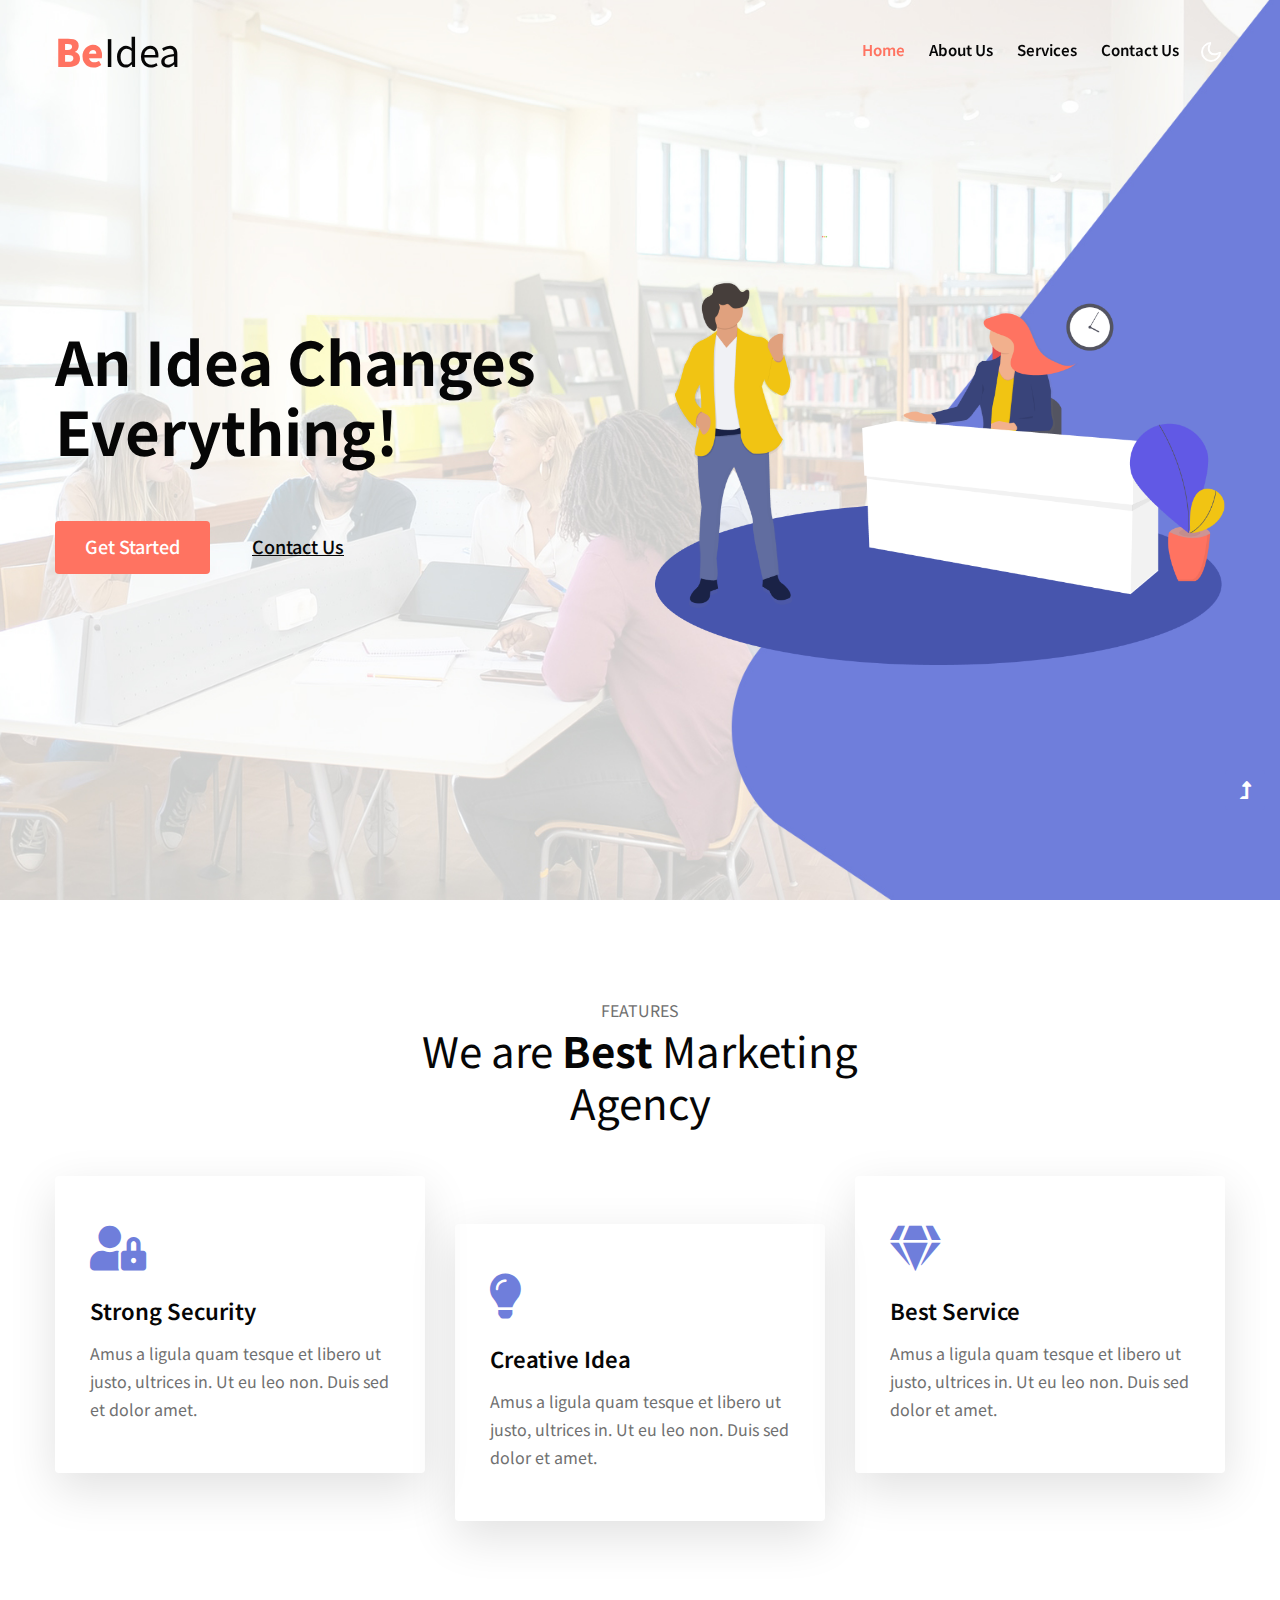
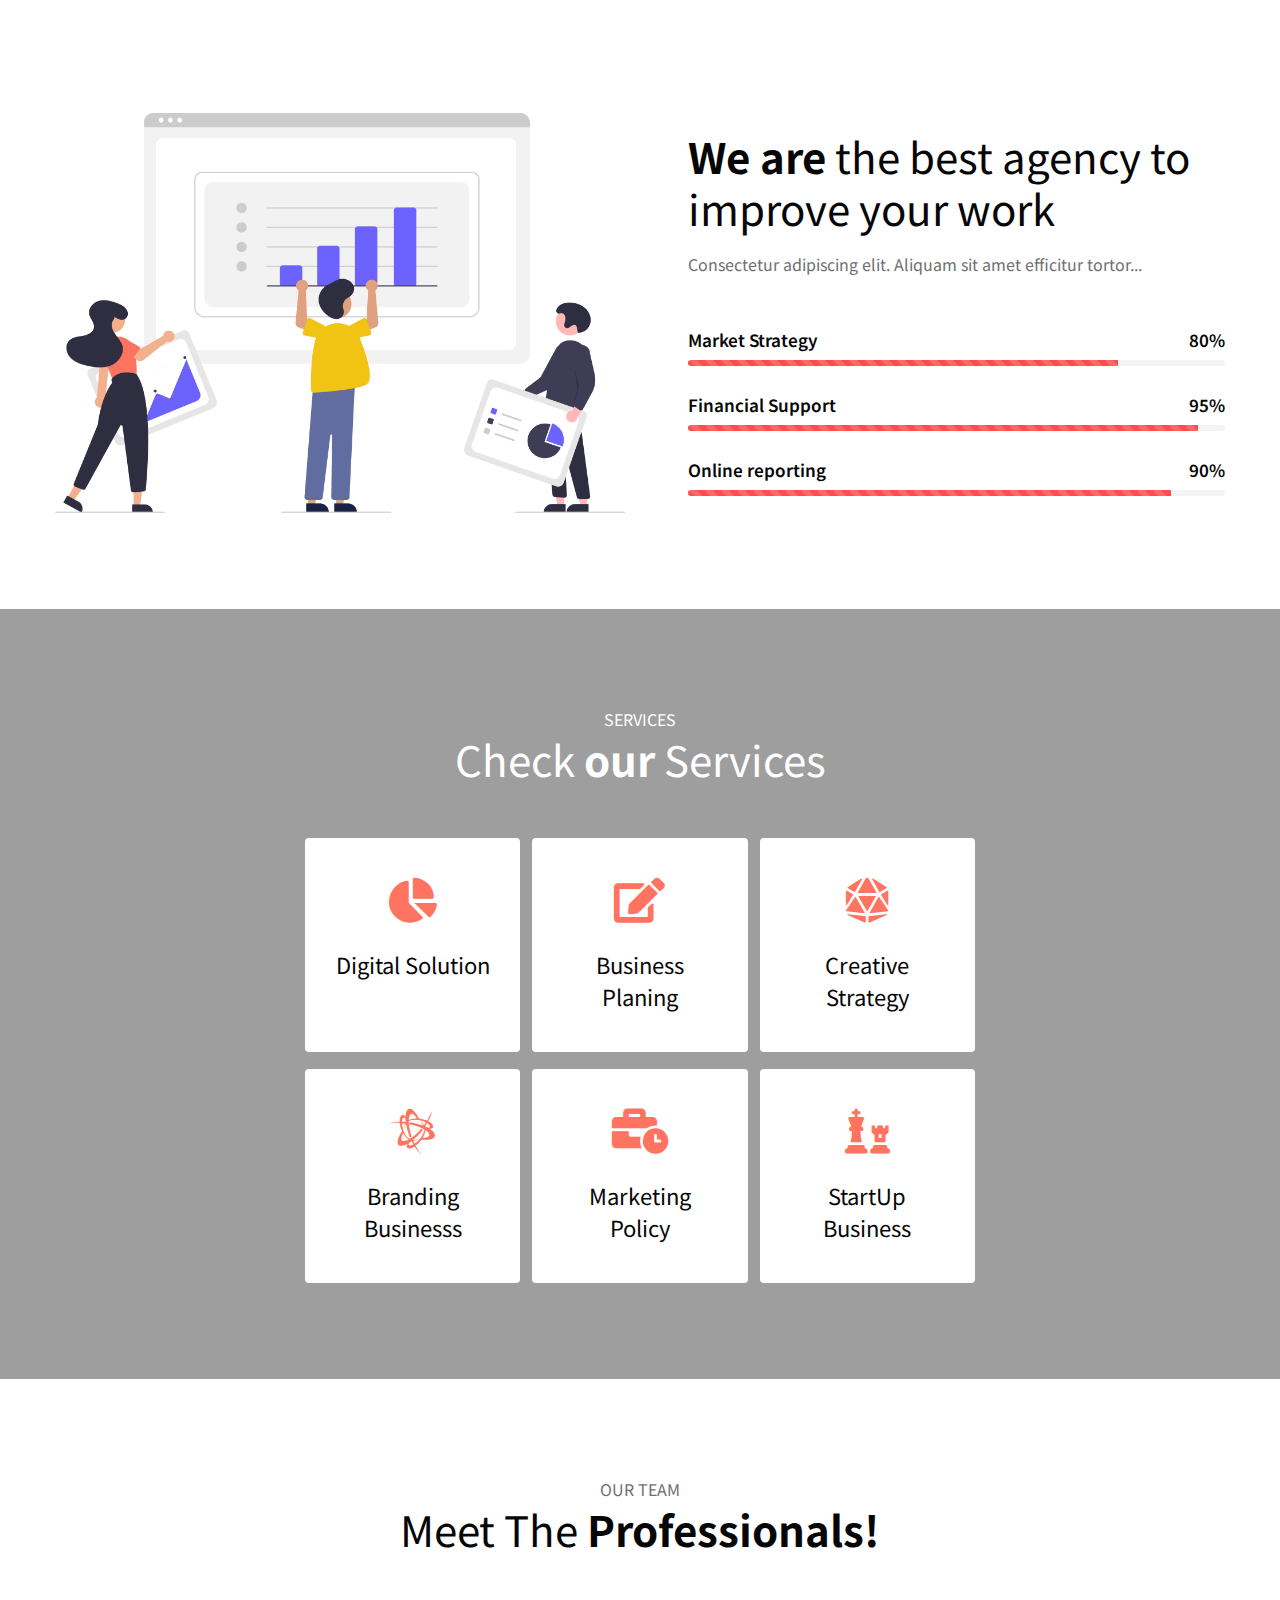
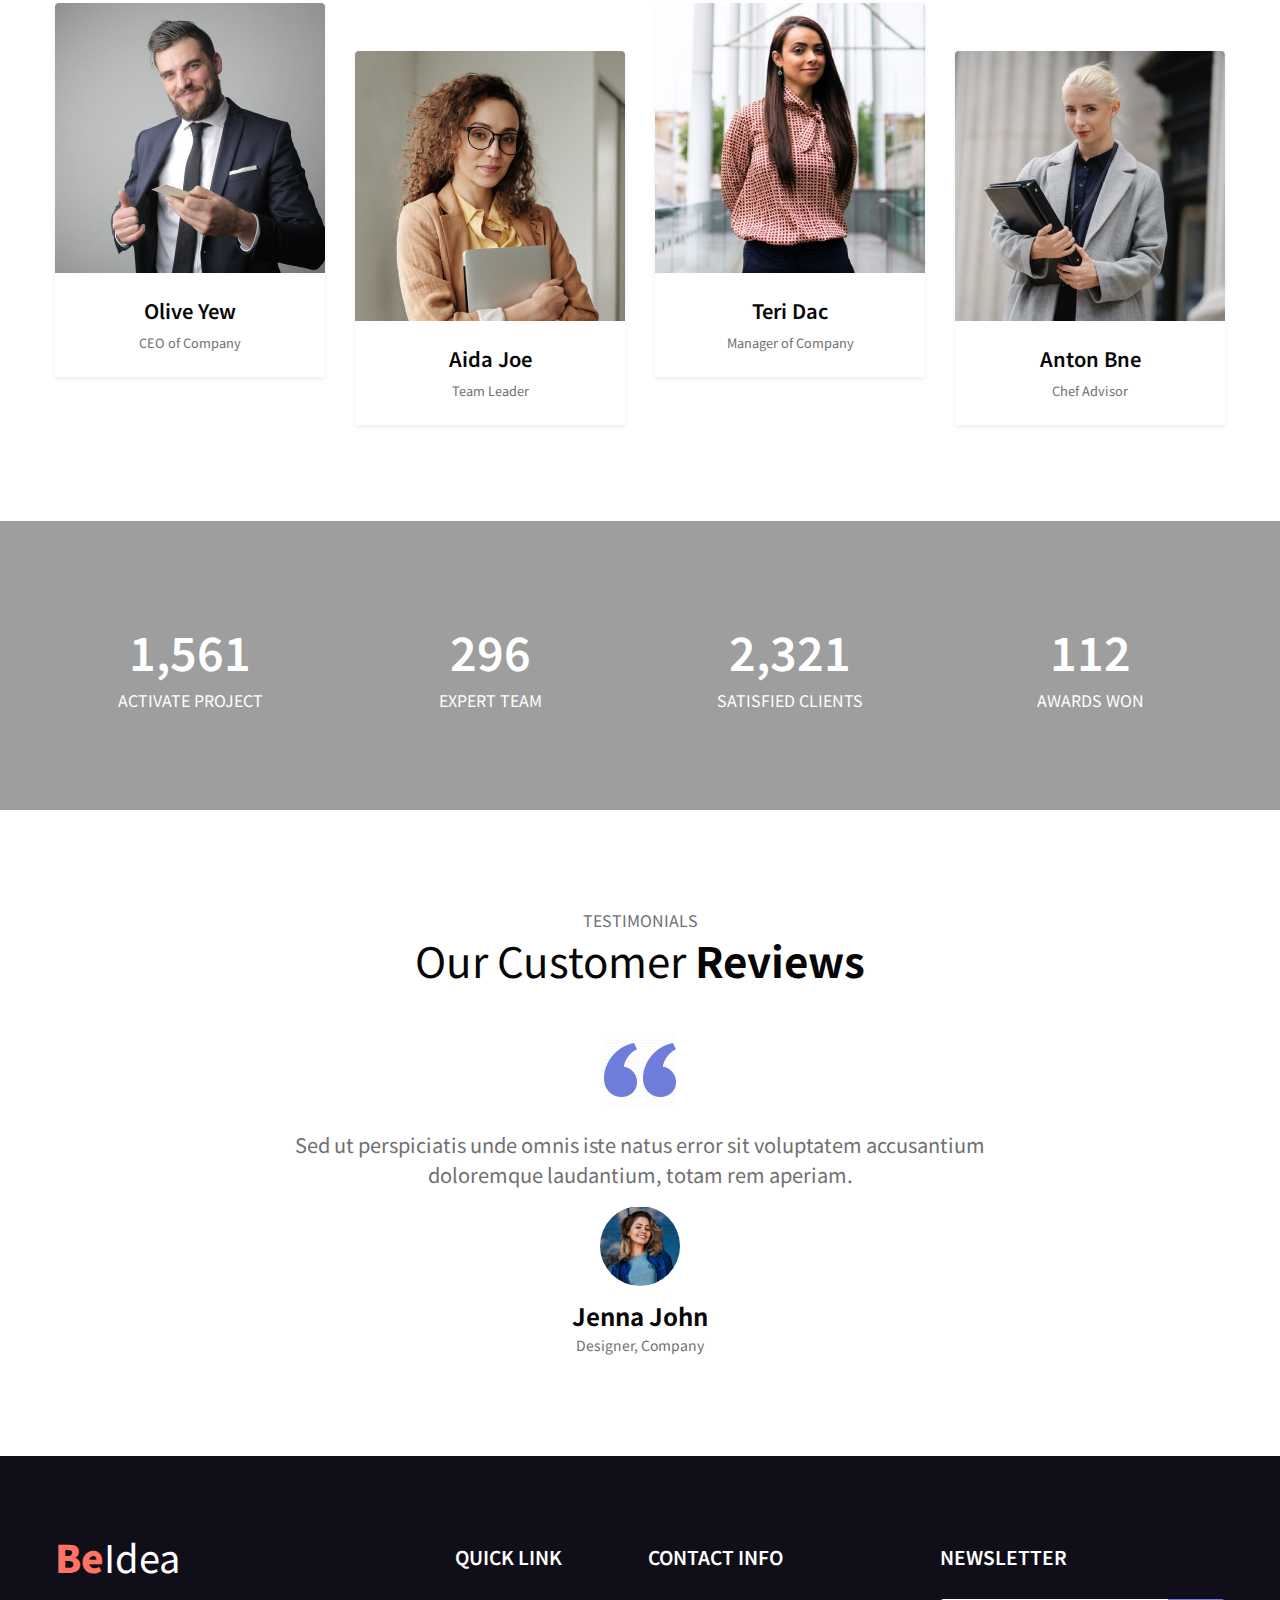
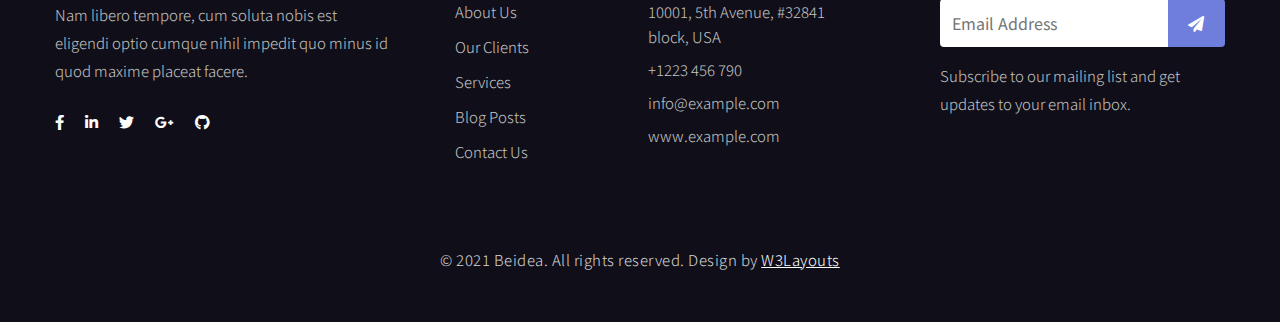
<file: myBionluk1/wwwroot/Beidea-Starter/index.html>
<!--
Author: W3layouts
Author URL: http://w3layouts.com
-->
<!doctype html>
<html lang="en">

<head>
    <!-- Required meta tags -->
    <meta charset="utf-8">
    <meta name="viewport" content="width=device-width, initial-scale=1, shrink-to-fit=no">
    <title>Beidea - Corporate Category Responsive Website Template - Home : W3Layouts</title>
    <!-- google-fonts -->
    <link href="//fonts.googleapis.com/css2?family=Noto+Sans+JP:wght@100;300;400;500;700;900&display=swap"
        rel="stylesheet">
    <!-- //google-fonts -->
    <!-- Template CSS Style link -->
    <link rel="stylesheet" href="assets/css/style-starter.css">
</head>

<body>
    <!--header-->
    <header id="site-header" class="fixed-top">
        <div class="container">
            <nav class="navbar navbar-expand-lg stroke px-0">
                <h1>
                    <a class="navbar-brand" href="index.html">
                        <span>Be</span>Idea</a>
                </h1>
                <!-- if logo is image enable this
    <a class="navbar-brand" href="#index.html">
        <img src="image-path" alt="Your logo" title="Your logo" style="height:35px;" />
    </a> -->
                <button class="navbar-toggler  collapsed bg-gradient" type="button" data-toggle="collapse"
                    data-target="#navbarTogglerDemo02" aria-controls="navbarTogglerDemo02" aria-expanded="false"
                    aria-label="Toggle navigation">
                    <span class="navbar-toggler-icon fa icon-expand fa-bars"></span>
                    <span class="navbar-toggler-icon fa icon-close fa-times"></span>
                </button>

                <div class="collapse navbar-collapse" id="navbarTogglerDemo02">
                    <ul class="navbar-nav ml-lg-auto">
                        <li class="nav-item active">
                            <a class="nav-link" href="index.html">Home <span class="sr-only">(current)</span></a>
                        </li>
                        <li class="nav-item">
                            <a class="nav-link" href="about.html">About Us</a>
                        </li>
                        <li class="nav-item">
                            <a class="nav-link" href="services.html">Services</a>
                        </li>
                        <li class="nav-item">
                            <a class="nav-link" href="contact.html">Contact Us</a>
                        </li>
                    </ul>
                </div>
                <!-- toggle switch for light and dark theme -->
                <div class="cont-ser-position mt-lg-2">
                    <nav class="navigation">
                        <div class="theme-switch-wrapper">
                            <label class="theme-switch" for="checkbox">
                                <input type="checkbox" id="checkbox">
                                <div class="mode-container">
                                    <i class="gg-sun"></i>
                                    <i class="gg-moon"></i>
                                </div>
                            </label>
                        </div>
                    </nav>
                </div>
                <!-- //toggle switch for light and dark theme -->
            </nav>
        </div>
    </header>
    <!--//header-->

    <!-- banner section -->
    <section class="w3l-banner d-flex">
        <div class="container">
            <div class="row align-items-center mt-md-0 mt-sm-4">
                <div class="col-md-6 banner-content mt-md-0 mt-5 pt-md-0 pt-5">
                    <h3 class="banner-style">An Idea Changes Everything!</h3>
                    <div class="mt-5 pt-sm-2">
                        <a href="about.html" class="btn btn-style">Get Started</a>
                        <a href="contact.html" class="btn btn-style btn-style-normal ml-2"> Contact Us</a>
                    </div>
                </div>
                <div class="col-md-6 banner-img">
                    <img src="assets/images/banner1.png" alt="" class="img-fluid" />
                </div>
            </div>
        </div>
    </section>
    <!-- //banner section -->

    <!-- banner bottom section -->
    <section class="w3l-bottom-grids-6 py-5">
        <div class="container py-md-5 py-4">
            <div class="title-main text-center mx-auto mb-5" style="max-width:500px;">
                <p class="text-uppercase">Features</p>
                <h3 class="title-style">We are <span>Best</span> Marketing Agency </h3>
            </div>
            <div class="row">
                <div class="col-lg-4 col-md-6 grids-feature">
                    <div class="area-box">
                        <i class="fas fa-user-lock"></i>
                        <h4><a href="about.html" class="title-head">Strong Security</a></h4>
                        <p class="">Amus a ligula quam tesque et libero ut justo, ultrices in. Ut eu leo non. Duis
                            sed et dolor amet.</p>
                    </div>
                </div>
                <div class="col-lg-4 col-md-6 grids-feature mt-5">
                    <div class="area-box">
                        <i class="fas fa-lightbulb"></i>
                        <h4><a href="about.html" class="title-head">Creative Idea</a></h4>
                        <p class="">Amus a ligula quam tesque et libero ut justo, ultrices in. Ut eu leo non. Duis
                            sed dolor et amet.</p>
                    </div>
                </div>
                <div class="col-lg-4 col-md-6 grids-feature mt-md-0 mt-5">
                    <div class="area-box">
                        <i class="fas fa-gem"></i>
                        <h4><a href="about.html" class="title-head">Best Service</a></h4>
                        <p class="">Amus a ligula quam tesque et libero ut justo, ultrices in. Ut eu leo non. Duis
                            sed dolor et amet.</p>
                    </div>
                </div>
            </div>
        </div>
    </section>
    <!-- //banner bottom section -->

    <!-- progress section -->
    <section class="w3l-about-2 py-5">
        <div class="container py-md-5 py-4">
            <div class="row align-items-center justify-content-between">
                <div class="col-lg-6 about-2-secs-right mb-lg-0 mb-5">
                    <img src="assets/images/ab1.png" alt="" class="img-fluid img-responsive" />
                </div>
                <div class="col-lg-6 about-2-secs-left mt-lg-0 mt-sm-4 mt-2 pl-lg-5">
                    <div class="style-title position-relative">
                        <h3 class="title-style mb-sm-3 mb-2"><span>We are</span> the best agency to improve your work
                        </h3>
                    </div>
                    <p>Consectetur adipiscing elit. Aliquam sit amet
                        efficitur tortor...</p>
                    <div class="w3l-progressblock mt-md-5 mt-4">
                        <div class="progress-info info1">
                            <h6 class="progress-tittle">Market Strategy <span class="">80%</span></h6>
                            <div class="progress">
                                <div class="progress-bar progress-bar-striped" role="progressbar" style="width: 80%"
                                    aria-valuenow="90" aria-valuemin="0" aria-valuemax="100">
                                </div>
                            </div>
                        </div>
                        <div class="progress-info info2">
                            <h6 class="progress-tittle">Financial Support <span class="">95%</span>
                            </h6>
                            <div class="progress">
                                <div class="progress-bar progress-bar-striped" role="progressbar" style="width: 95%"
                                    aria-valuenow="95" aria-valuemin="0" aria-valuemax="100">
                                </div>
                            </div>
                        </div>
                        <div class="progress-info info3 mb-0">
                            <h6 class="progress-tittle">Online reporting <span class="">90%</span></h6>
                            <div class="progress">
                                <div class="progress-bar progress-bar-striped" role="progressbar" style="width: 90%"
                                    aria-valuenow="95" aria-valuemin="0" aria-valuemax="100">
                                </div>
                            </div>
                        </div>
                    </div>
                </div>
            </div>
        </div>
    </section>
    <!-- //progress section -->

    <!-- features section -->
    <section class="w3l-features py-5">
        <div class="container py-md-5 py-4">
            <div class="title-main text-center mx-auto mb-sm-5 mb-4" style="max-width:500px;">
                <p class="text-uppercase text-white">Services</p>
                <h3 class="title-style text-white">Check <span>our</span> Services</h3>
            </div>
            <div class="row main-cont-wthree-2 justify-content-center">
                <div class="col-lg-7 feature-grid-right">
                    <div class="call-grids-w3 d-grid">
                        <div class="grids-1 box-wrap">
                            <div class="icon">
                                <i class="fas fa-chart-pie"></i>
                            </div>
                            <h4><a href="services.html" class="title-head">
                                    Digital Solution</a></h4>
                        </div>

                        <div class="grids-1 box-wrap">
                            <div class="icon">
                                <i class="fas fa-edit"></i>
                            </div>
                            <h4><a href="services.html" class="title-head">
                                    Business Planing</a></h4>
                        </div>

                        <div class="grids-1 box-wrap">
                            <div class="icon">
                                <i class="fas fa-dice-d20"></i>
                            </div>
                            <h4><a href="services.html" class="title-head">
                                    Creative Strategy</a></h4>
                        </div>

                        <div class="grids-1 box-wrap">
                            <div class="icon">
                                <i class="fab fa-battle-net"></i>
                            </div>
                            <h4><a href="services.html" class="title-head">
                                    Branding Businesss</a></h4>
                        </div>

                        <div class="grids-1 box-wrap">
                            <div class="icon">
                                <i class="fas fa-business-time"></i>
                            </div>
                            <h4><a href="services.html" class="title-head">
                                    Marketing Policy</a></h4>
                        </div>

                        <div class="grids-1 box-wrap">
                            <div class="icon">
                                <i class="fas fa-chess"></i>
                            </div>
                            <h4><a href="services.html" class="title-head">
                                    StartUp Business</a></h4>
                        </div>
                    </div>
                </div>
            </div>
        </div>
    </section>
    <!-- //features section -->

    <!-- team section -->
    <section class="w3l-team py-5">
        <div class="container py-md-5 py-4">
            <div class="title-main text-center mx-auto mb-5" style="max-width:500px;">
                <p class="text-uppercase">Our Team</p>
                <h3 class="title-style">Meet The <span>Professionals!</span></h3>
            </div>
            <div class="row text-center">
                <div class="col-lg-3 col-sm-6">
                    <div class="team-block-single">
                        <div class="team-grids">
                            <a href="#team-single">
                                <img src="assets/images/team1.jpg" class="img-fluid" alt="">
                            </a>
                            <div class="team-info">
                                <div class="social-icons-section">
                                    <a class="fac" href="#facebook">
                                        <span class="fab fa-facebook-f"></span>
                                    </a>
                                    <a class="twitter mx-2" href="#twitter">
                                        <span class="fab fa-twitter"></span>
                                    </a>
                                    <a class="google" href="#google-plus">
                                        <span class="fab fa-google-plus-g"></span>
                                    </a>
                                </div>
                            </div>
                        </div>
                        <div class="team-bottom-block p-4">
                            <h5 class="member mb-1"><a href="#team">Olive Yew</a></h5>
                            <small>CEO of Company</small>
                        </div>
                    </div>
                </div>
                <div class="col-lg-3 col-sm-6 mt-5">
                    <div class="team-block-single">
                        <div class="team-grids">
                            <a href="#team-single">
                                <img src="assets/images/team2.jpg" class="img-fluid" alt="">
                            </a>
                            <div class="team-info">
                                <div class="social-icons-section">
                                    <a class="fac" href="#facebook">
                                        <span class="fab fa-facebook-f"></span>
                                    </a>
                                    <a class="twitter mx-2" href="#twitter">
                                        <span class="fab fa-twitter"></span>
                                    </a>
                                    <a class="google" href="#google-plus">
                                        <span class="fab fa-google-plus-g"></span>
                                    </a>
                                </div>
                            </div>
                        </div>
                        <div class="team-bottom-block p-4">
                            <h5 class="member mb-1 active"><a href="#team">Aida Joe</a></h5>
                            <small>Team Leader</small>
                        </div>
                    </div>
                </div>
                <div class="col-lg-3 col-sm-6 mt-sm-0 mt-5">
                    <div class="team-block-single">
                        <div class="team-grids">
                            <a href="#team-single">
                                <img src="assets/images/team3.jpg" class="img-fluid" alt="">
                            </a>
                            <div class="team-info">
                                <div class="social-icons-section">
                                    <a class="fac" href="#facebook">
                                        <span class="fab fa-facebook-f"></span>
                                    </a>
                                    <a class="twitter mx-2" href="#twitter">
                                        <span class="fab fa-twitter"></span>
                                    </a>
                                    <a class="google" href="#google-plus">
                                        <span class="fab fa-google-plus-g"></span>
                                    </a>
                                </div>
                            </div>
                        </div>
                        <div class="team-bottom-block p-4">
                            <h5 class="member mb-1"><a href="#team">Teri Dac</a></h5>
                            <small>Manager of Company</small>
                        </div>
                    </div>
                </div>
                <div class="col-lg-3 col-sm-6 mt-5">
                    <div class="team-block-single">
                        <div class="team-grids">
                            <a href="#team-single">
                                <img src="assets/images/team4.jpg" class="img-fluid" alt="">
                            </a>
                            <div class="team-info">
                                <div class="social-icons-section">
                                    <a class="fac" href="#facebook">
                                        <span class="fab fa-facebook-f"></span>
                                    </a>
                                    <a class="twitter mx-2" href="#twitter">
                                        <span class="fab fa-twitter"></span>
                                    </a>
                                    <a class="google" href="#google-plus">
                                        <span class="fab fa-google-plus-g"></span>
                                    </a>
                                </div>
                            </div>
                        </div>
                        <div class="team-bottom-block p-4">
                            <h5 class="member mb-1"><a href="#team">Anton Bne</a></h5>
                            <small>Chef Advisor</small>
                        </div>
                    </div>
                </div>
            </div>
        </div>
    </section>
    <!-- //team setion -->

    <!-- stats -->
    <section class="w3_stats py-5" id="stats">
        <div class="container py-md-5 py-4">
            <div class="w3-stats">
                <div class="row text-center">
                    <div class="col-md-3 col-6">
                        <div class="counter">
                            <div class="timer count-title count-number" data-to="5100" data-speed="1500"></div>
                            <p class="count-text">Activate Project</p>
                        </div>
                    </div>
                    <div class="col-md-3 col-6">
                        <div class="counter">
                            <div class="timer count-title count-number" data-to="971" data-speed="1500"></div>
                            <p class="count-text">Expert Team</p>
                        </div>
                    </div>
                    <div class="col-md-3 col-6 mt-md-0 mt-4">
                        <div class="counter">
                            <div class="timer count-title count-number" data-to="7600" data-speed="1500"></div>
                            <p class="count-text">Satisfied Clients</p>
                        </div>
                    </div>
                    <div class="col-md-3 col-6 mt-md-0 mt-4">
                        <div class="counter border-right-0">
                            <div class="timer count-title count-number" data-to="367" data-speed="1500"></div>
                            <p class="count-text">Awards Won</p>
                        </div>
                    </div>
                </div>
            </div>
        </div>
    </section>
    <!-- //stats -->

    <!-- testimonials -->
    <section class="w3l-companies-6 position-relative py-5">
        <div class="container py-md-5 py-4">
            <div class="title-main text-center mx-auto mb-sm-5 mb-4" style="max-width:500px;">
                <p class="text-uppercase">Testimonials</p>
                <h3 class="title-style">Our Customer <span>Reviews</span></h3>
            </div>
            <div class="owl-carousel owl-theme">
                <div class="item">
                    <div class="testimonial-content">
                        <div class="testimonial mt-5 pt-5">
                            <blockquote class="pt-5">
                                <p>Sed ut perspiciatis unde omnis iste natus error sit voluptatem accusantium
                                    doloremque laudantium, totam rem aperiam.</p>
                            </blockquote>
                            <div class="testi-des">
                                <div class="test-img"><img src="assets/images/testi2.jpg" class="img-fluid" alt="/">
                                </div>
                                <div class="peopl">
                                    <h3>Jenna John</h3>
                                    <p class="indentity">Designer, Company</p>
                                </div>
                            </div>
                        </div>
                    </div>
                </div>
            </div>
        </div>
    </section>
    <!--//testimonials-->

    <!-- footer -->
    <footer class="w3l-footer-16 py-5">
        <div class="container pt-md-4">
            <div class="row footer-p">
                <div class="col-lg-4 pr-lg-5">
                    <a class="footer-logo" href="index.html">
                        <span>Be</span>Idea</a>
                    <p class="mt-3">Nam libero tempore, cum soluta nobis est eligendi optio cumque nihil impedit quo
                        minus id quod maxime placeat facere.</p>
                    <div class="columns-2 mt-4">
                        <ul class="social">
                            <li><a href="#facebook"><i class="fab fa-facebook-f"></i></a>
                            </li>
                            <li><a href="#linkedin"><i class="fab fa-linkedin-in"></i></a>
                            </li>
                            <li><a href="#twitter"><i class="fab fa-twitter"></i></a>
                            </li>
                            <li><a href="#google"><i class="fab fa-google-plus-g"></i></a>
                            </li>
                            <li><a href="#github"><i class="fab fa-github"></i></a>
                            </li>
                        </ul>
                    </div>
                </div>
                <div class="col-lg-5 mt-lg-0 mt-5">
                    <div class="row">
                        <div class="col-xl-5 col-6 column">
                            <h3 class="mt-lg-3">Quick Link</h3>
                            <ul class="footer-gd-16">
                                <li><a href="about.html">About Us</a></li>
                                <li><a href="#clients">Our Clients</a></li>
                                <li><a href="services.html">Services</a></li>
                                <li><a href="#blog">Blog Posts</a></li>
                                <li><a href="contact.html">Contact Us</a></li>
                            </ul>
                        </div>
                        <div class="col-xl-5 col-6 column pl-lg-0">
                            <h3 class="mt-lg-3">Contact Info</h3>
                            <ul class="footer-contact-list">
                                <li class="">10001, 5th Avenue,
                                    #32841 block, USA</li>
                                <li class="mt-2"><a href="tel:+12 23456790">+1223 456 790</a></li>
                                <li class="mt-2"><a href="mailto:info@example.com">info@example.com</a></li>
                                <li class="mt-2"><a href="mailto:info@example.com">www.example.com</a></li>
                            </ul>
                        </div>
                    </div>
                </div>
                <div class="col-lg-3 col-md-7 col-sm-8 column mt-lg-0 mt-4 pl-xl-0">
                    <h3 class="mt-lg-3">Newsletter </h3>
                    <div class="end-column">
                        <form action="#" class="subscribe" method="post">
                            <input type="email" name="email" placeholder="Email Address" required="">
                            <button><span class="fa fa-paper-plane" aria-hidden="true"></span></button>
                        </form>
                        <p>Subscribe to our mailing list and get updates to your email inbox.</p>
                    </div>
                </div>
            </div>
            <div class="below-section text-center pt-lg-4 mt-5">
                <p class="copy-text">&copy; 2021 Beidea. All rights reserved. Design by <a href="https://w3layouts.com/"
                        target="_blank"> W3Layouts</a>
                </p>
            </div>
        </div>
    </footer>
    <!-- //footer -->

    <!-- Js scripts -->
    <!-- move top -->
    <button onclick="topFunction()" id="movetop" title="Go to top">
        <span class="fas fa-level-up-alt" aria-hidden="true"></span>
    </button>
    <script>
        // When the user scrolls down 20px from the top of the document, show the button
        window.onscroll = function () {
            scrollFunction()
        };

        function scrollFunction() {
            if (document.body.scrollTop > 20 || document.documentElement.scrollTop > 20) {
                document.getElementById("movetop").style.display = "block";
            } else {
                document.getElementById("movetop").style.display = "none";
            }
        }

        // When the user clicks on the button, scroll to the top of the document
        function topFunction() {
            document.body.scrollTop = 0;
            document.documentElement.scrollTop = 0;
        }
    </script>
    <!-- //move top -->

    <!-- common jquery plugin -->
    <script src="assets/js/jquery-3.3.1.min.js"></script>
    <!-- //common jquery plugin -->

    <!-- counter for stats -->
    <script src="assets/js/counter.js"></script>
    <!-- //counter for stats -->

    <!-- theme switch js (light and dark)-->
    <script src="assets/js/theme-change.js"></script>
    <script>
        function autoType(elementClass, typingSpeed) {
            var thhis = $(elementClass);
            thhis.css({
                "position": "relative",
                "display": "inline-block"
            });
            thhis.prepend('<div class="cursor" style="right: initial; left:0;"></div>');
            thhis = thhis.find(".text-js");
            var text = thhis.text().trim().split('');
            var amntOfChars = text.length;
            var newString = "";
            thhis.text("|");
            setTimeout(function () {
                thhis.css("opacity", 1);
                thhis.prev().removeAttr("style");
                thhis.text("");
                for (var i = 0; i < amntOfChars; i++) {
                    (function (i, char) {
                        setTimeout(function () {
                            newString += char;
                            thhis.text(newString);
                        }, i * typingSpeed);
                    })(i + 1, text[i]);
                }
            }, 1500);
        }

        $(document).ready(function () {
            // Now to start autoTyping just call the autoType function with the
            // class of outer div
            // The second paramter is the speed between each letter is typed.
            autoType(".type-js", 200);
        });
    </script>
    <!-- //theme switch js (light and dark)-->

    <!-- MENU-JS -->
    <script>
        $(window).on("scroll", function () {
            var scroll = $(window).scrollTop();

            if (scroll >= 80) {
                $("#site-header").addClass("nav-fixed");
            } else {
                $("#site-header").removeClass("nav-fixed");
            }
        });

        //Main navigation Active Class Add Remove
        $(".navbar-toggler").on("click", function () {
            $("header").toggleClass("active");
        });
        $(document).on("ready", function () {
            if ($(window).width() > 991) {
                $("header").removeClass("active");
            }
            $(window).on("resize", function () {
                if ($(window).width() > 991) {
                    $("header").removeClass("active");
                }
            });
        });
    </script>
    <!-- //MENU-JS -->

    <!-- disable body scroll which navbar is in active -->
    <script>
        $(function () {
            $('.navbar-toggler').click(function () {
                $('body').toggleClass('noscroll');
            })
        });
    </script>
    <!-- //disable body scroll which navbar is in active -->

    <!--bootstrap-->
    <script src="assets/js/bootstrap.min.js"></script>
    <!-- //bootstrap-->
    <!-- //Js scripts -->
</body>

</html>
</file>
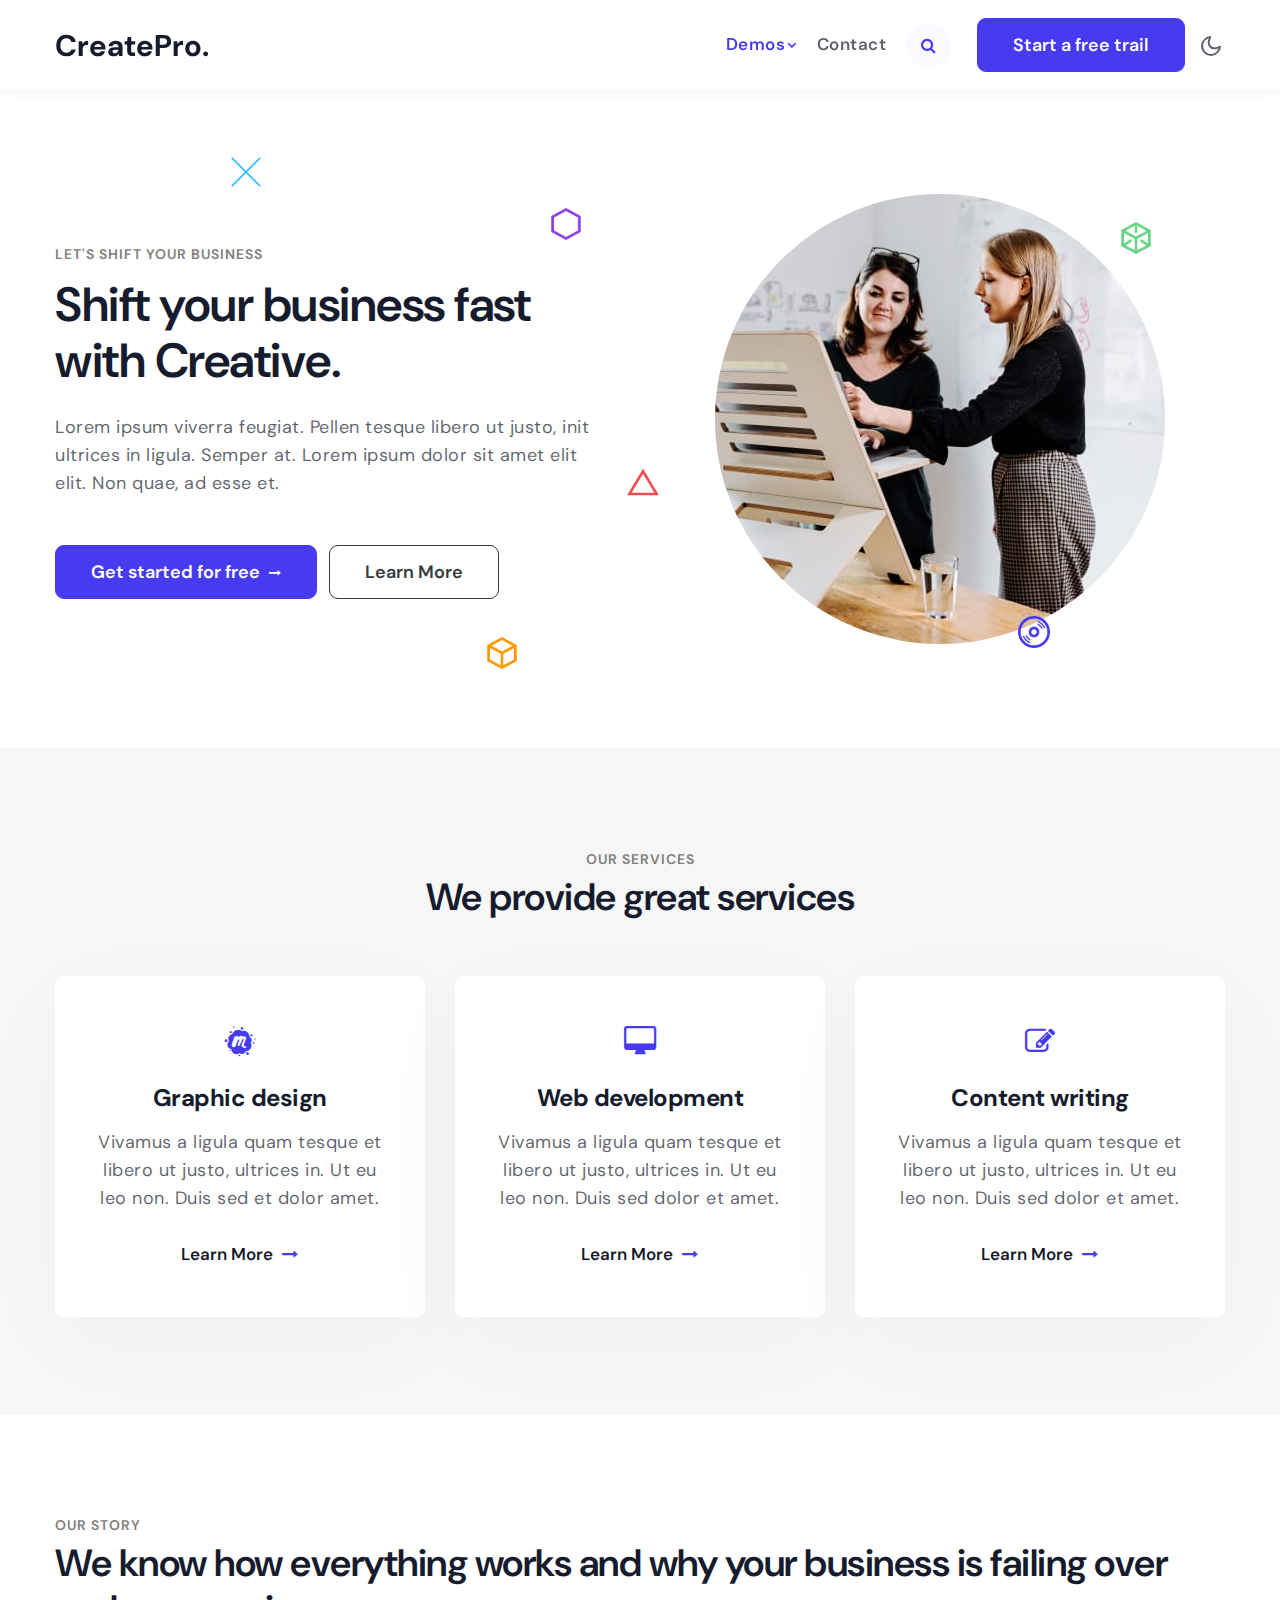
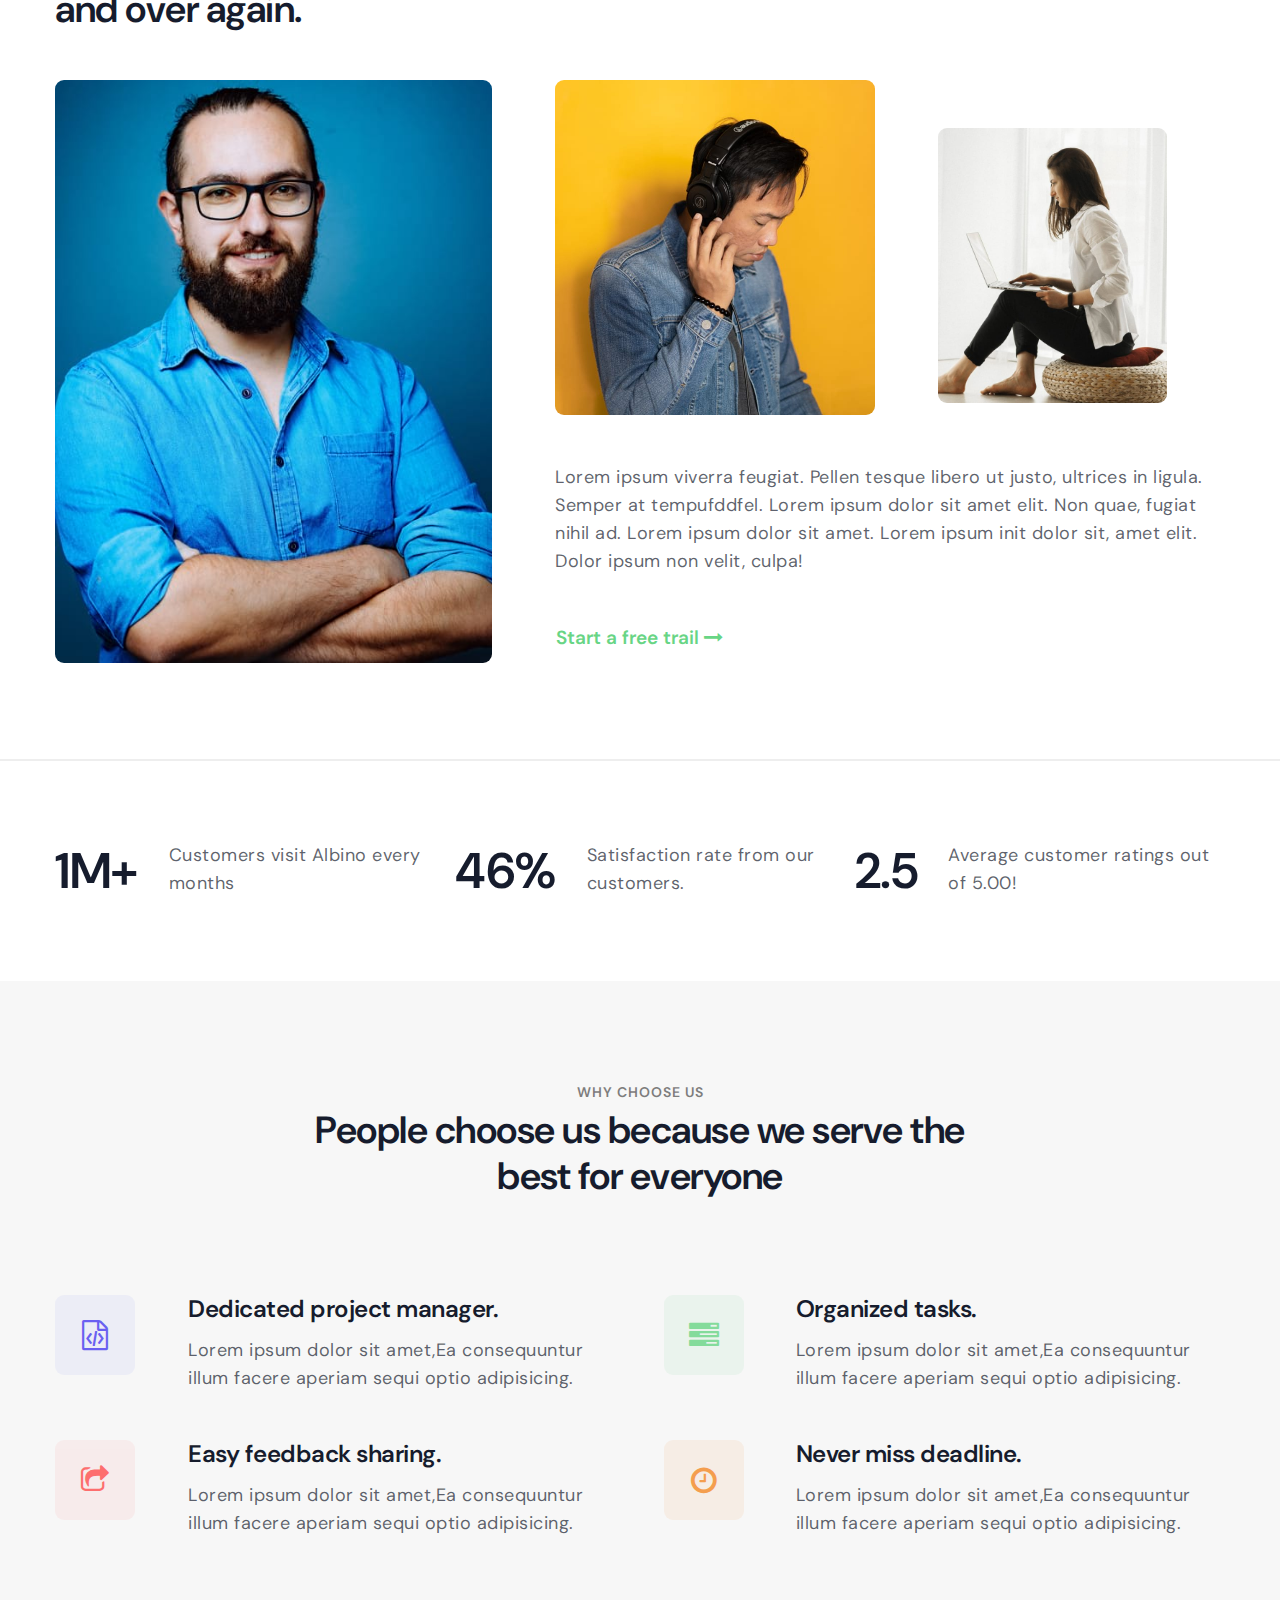
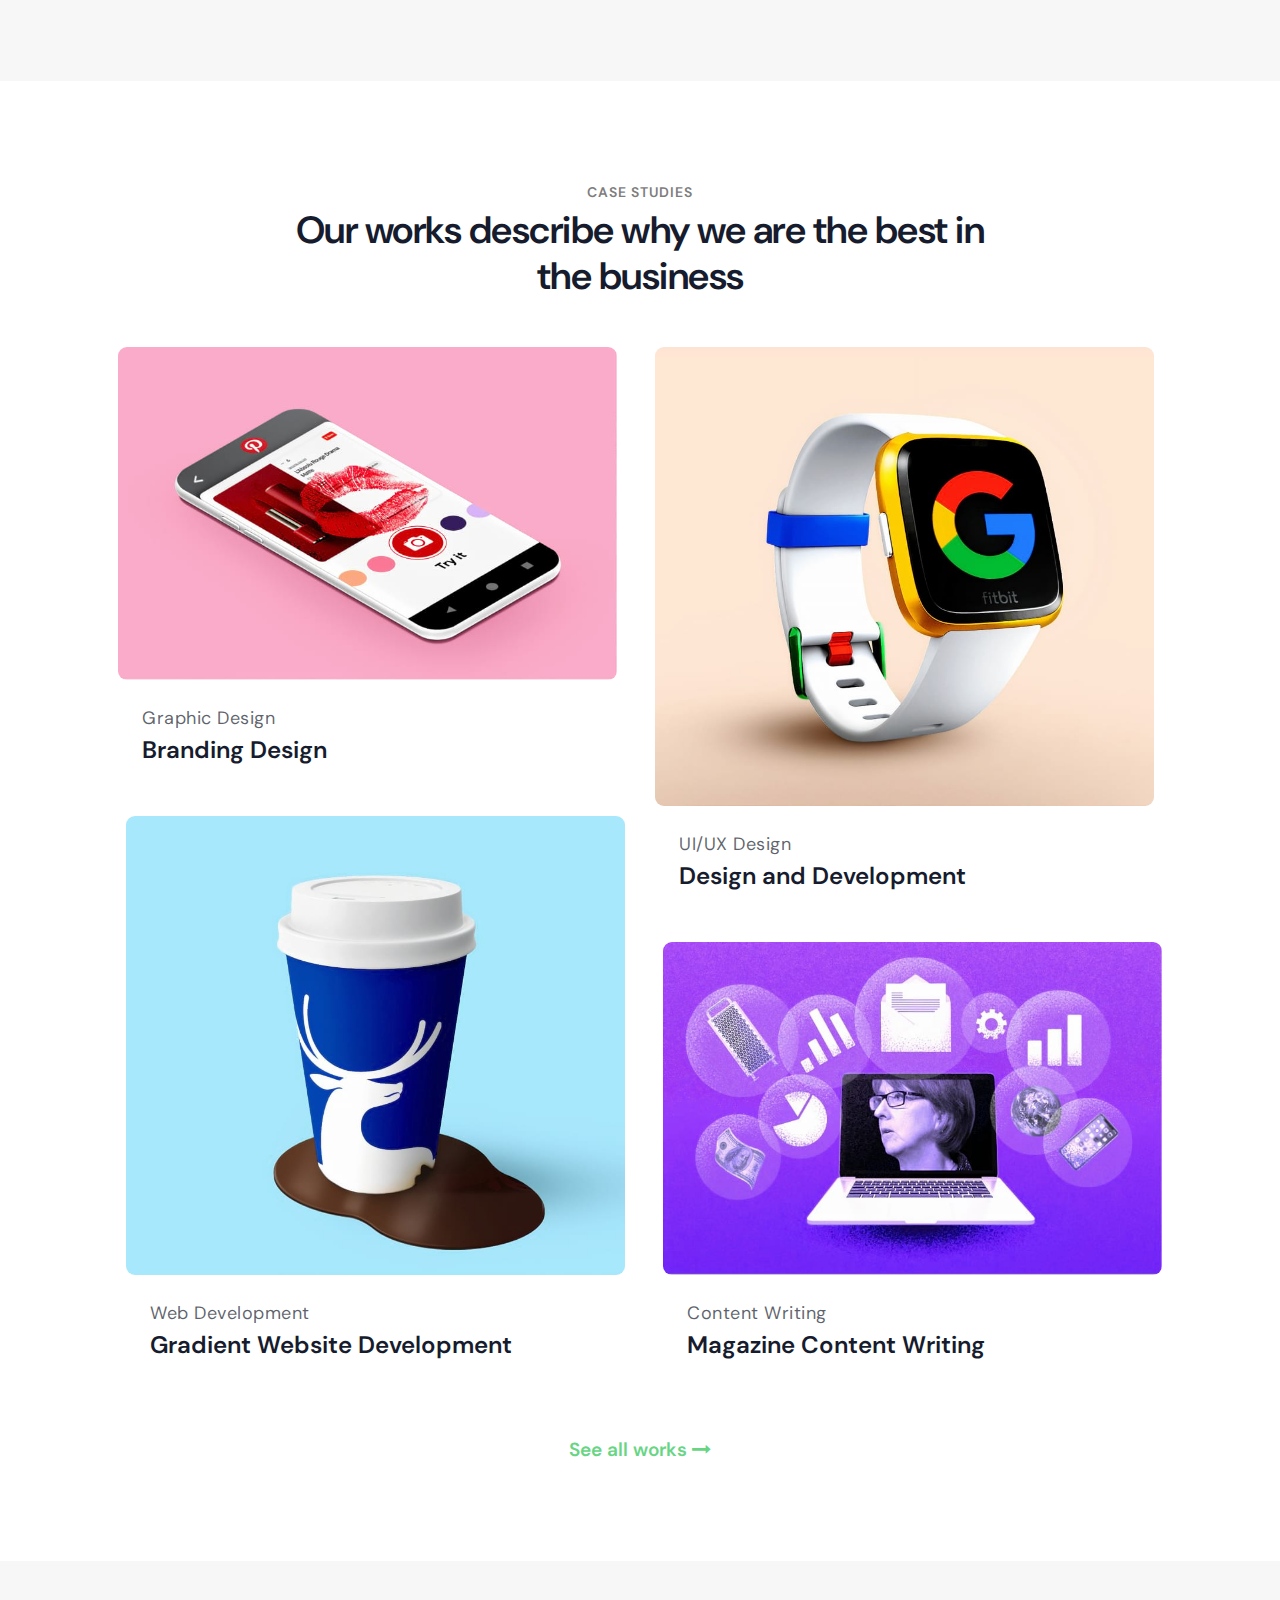
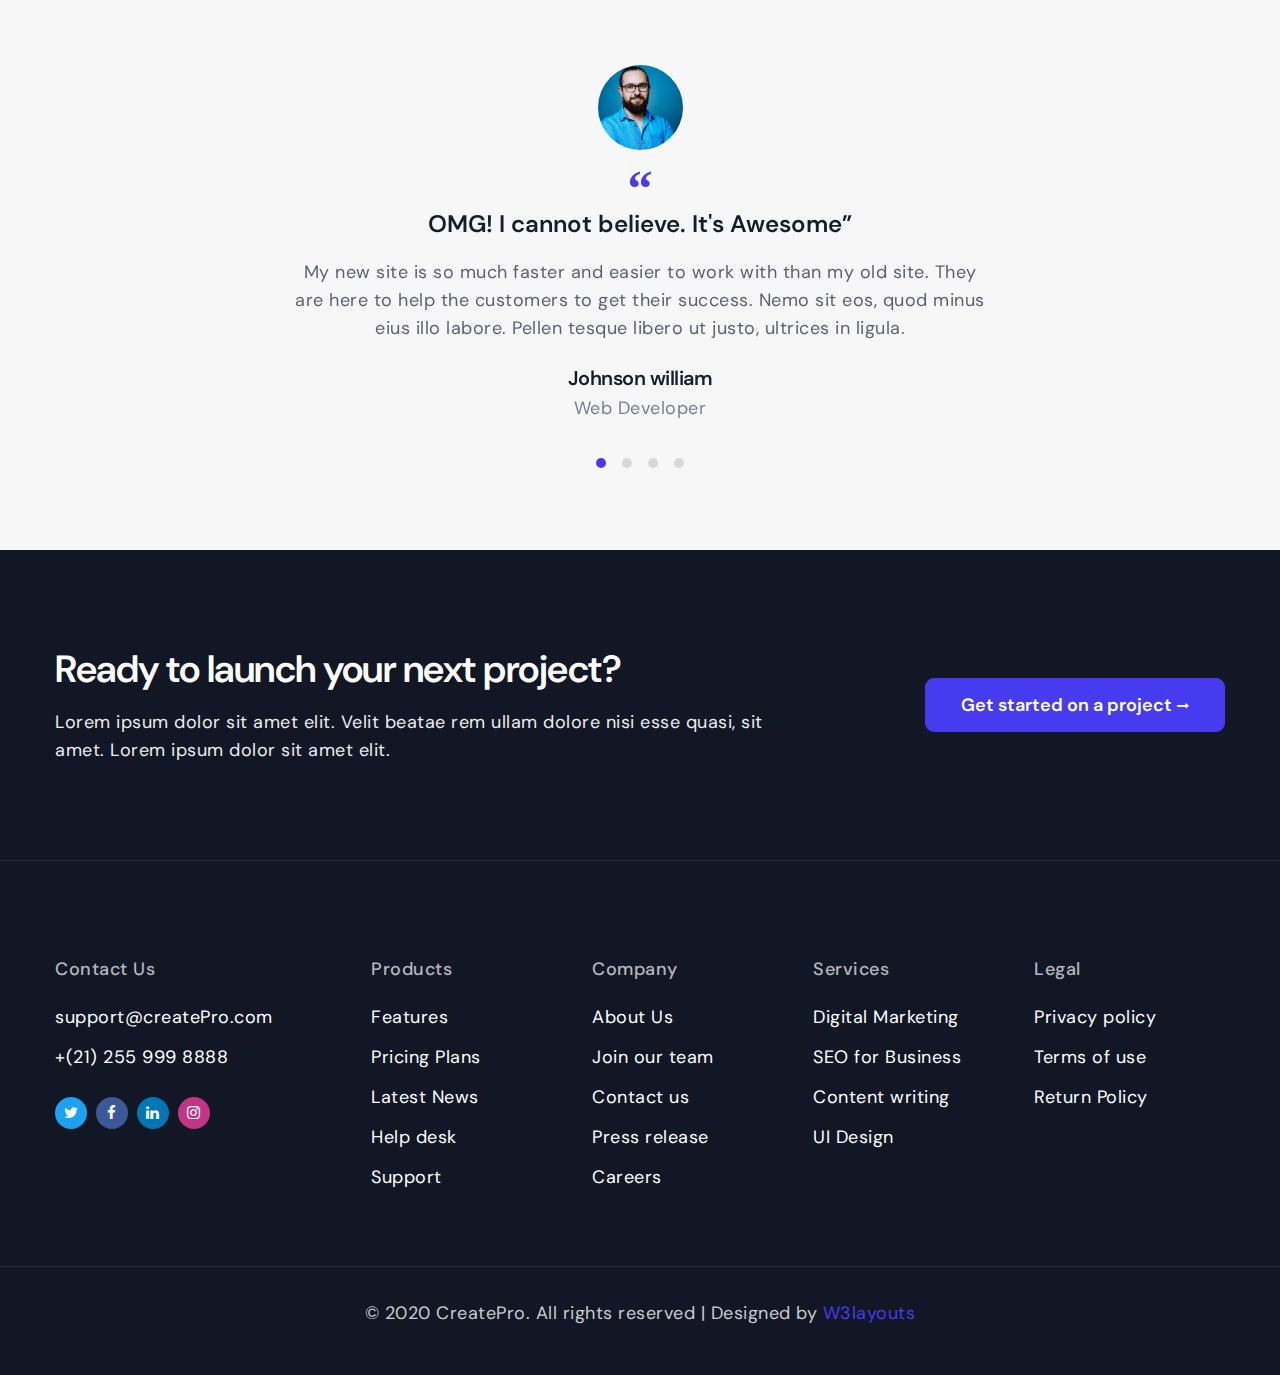
<file: myBionluk1/wwwroot/createpro-starter/index.html>
<!--
Author: W3layouts
Author URL: http://w3layouts.com
-->
<!doctype html>
<html lang="en">

<head>
  <!-- Required meta tags -->
  <meta charset="utf-8">
  <meta name="viewport" content="width=device-width, initial-scale=1, shrink-to-fit=no">

  <title>CreatePro - Multipurpose Bootstrap Responsive Website Template - Agency : W3Layouts</title>

  <!-- Google fonts -->
  <link href="//fonts.googleapis.com/css2?family=DM+Sans:wght@400;700&display=swap" rel="stylesheet">

  <!-- Template CSS -->
  <link rel="stylesheet" href="assets/css/style-starter.css">
</head>

<body>
<div class="header-saas">
<!-- header -->
<header id="site-header" class="fixed-top">
    <div class="container">
        <nav class="navbar navbar-expand-lg stroke">
            <a class="navbar-brand" href="index.html">
                CreatePro.
            </a>
            <!-- if logo is image enable this   
        <a class="navbar-brand" href="#index.html">
            <img src="image-path" alt="Your logo" title="Your logo" style="height:35px;" />
        </a> -->
            <button class="navbar-toggler  collapsed bg-gradient" type="button" data-toggle="collapse"
                data-target="#navbarTogglerDemo02" aria-controls="navbarTogglerDemo02" aria-expanded="false"
                aria-label="Toggle navigation">
                <span class="navbar-toggler-icon fa icon-expand fa-bars"></span>
                <span class="navbar-toggler-icon fa icon-close fa-times"></span>
                </span>
            </button>

            <div class="collapse navbar-collapse" id="navbarTogglerDemo02">
                <ul class="navbar-nav ml-auto">
                    <li class="nav-item dropdown active">
                        <a class="nav-link dropdown-toggle" href="#" id="navbarDropdown1" role="button"
                            data-toggle="dropdown" aria-haspopup="true" aria-expanded="false">
                            Demos<span class="fa fa-angle-down"></span>
                        </a>
                        <div class="dropdown-menu" aria-labelledby="navbarDropdown1">
                            <a class="dropdown-item active" href="index.html">Agency</a>
                            <a class="dropdown-item @@saas__active" href="saas.html">SaaS Subscription</a>
                            <a class="dropdown-item @@web__active" href="web.html">Web Application</a>
                        </div>
                    </li>
                    <li class="nav-item @@contact__active">
                        <a class="nav-link" href="contact.html">Contact</a>
                    </li>
                    <li>
                        <!--/search-right-->
                        <div class="search-right">
                            <a href="#search" title="search"><span class="fa fa-search" aria-hidden="true"></span></a>
                            <!-- search popup -->
                            <div id="search" class="pop-overlay">
                                <div class="popup">
                                    <h4 class="mb-3">Search here</h4>
                                    <form action="error.html" method="GET" class="search-box">
                                        <input type="search" placeholder="Enter Keyword" name="search"
                                            required="required" autofocus="">
                                        <button type="submit" class="btn btn-style btn-primary">Search</button>
                                    </form>

                                </div>
                                <a class="close" href="#close">×</a>
                            </div>
                            <!-- /search popup -->
                        </div>
                        <!--//search-right-->
                    </li>
                    <li class="mx-3">
                        <a href="#btn" class="btn btn-style btn-primary">Start a free trail</a>
                    </li>
                </ul>
            </div>
            <!-- toggle switch for light and dark theme -->
            <div class="mobile-position">
                <nav class="navigation">
                    <div class="theme-switch-wrapper">
                        <label class="theme-switch" for="checkbox">
                            <input type="checkbox" id="checkbox">
                            <div class="mode-container">
                                <i class="gg-sun"></i>
                                <i class="gg-moon"></i>
                            </div>
                        </label>
                    </div>
                </nav>
            </div>
            <!-- //toggle switch for light and dark theme -->
        </nav>
    </div>
</header>
<!-- //header -->
</div>
<section class="w3l-banner-agency py-5" id="work">
    <div class="midd-w3 py-lg-5 py-md-4">
        <div class="container py-lg-2">
            <div class="row">
                <div class="col-lg-6 banner-content align-self pr-lg-5">
                    <h5 class="title-small mb-2">Let's Shift your Business</h5>
                    <h3 class="title-toobig">Shift your business fast with Creative.</h3>
                    <p class="mt-4">Lorem ipsum viverra feugiat. Pellen tesque libero ut justo, init
                        ultrices in ligula. Semper at. Lorem ipsum dolor sit amet elit
                        elit. Non quae, ad esse et.</p>
                    <a href="#btn" class="btn btn-style btn-primary mt-lg-5 mt-4 mr-2">Get started for free <span
                            class="fa fa-long-arrow-right"></a>
                    <a href="#btn" class="btn btn-style btn-outline-dark mt-lg-5 mt-4">Learn More </a>
                </div>
                <div class="col-lg-6 text-center">
                    <div class="image-block position-relative">
                        <img src="assets/images/agency.jpg" alt="" class="img-fluid rounded-circle mt-lg-0 mt-4">
                    </div>
                </div>
            </div>
        </div>

        <!-- animations icons -->
        <div class="icon-effects-w3-1 text-right">
            <img src="assets/images/icon1.png" alt="" class="img-fluid">
        </div>
        <div class="icon-effects-w3-2 text-right">
            <img src="assets/images/icon2.png" alt="" class="img-fluid">
        </div>
        <div class="icon-effects-w3-3 text-right">
            <img src="assets/images/icon3.png" alt="" class="img-fluid">
        </div>
        <div class="icon-effects-w3-4 text-right">
            <img src="assets/images/icon4.png" alt="" class="img-fluid">
        </div>
        <div class="icon-effects-w3-5 text-right">
            <img src="assets/images/icon5.png" alt="" class="img-fluid">
        </div>
        <div class="icon-effects-w3-6 text-right">
            <img src="assets/images/icon6.png" alt="" class="img-fluid">
        </div>
        <!-- //animations icons -->
    </div>
</section>
<!-- /bottom-grids-->
<section class="w3l-bottom-grids-6 py-5" id="services">
    <div class="container py-lg-5 py-md-4 py-2">
        <div class="title-content text-center">
            <h6 class="title-small text-center">Our Services</h6>
            <h3 class="title-big mb-sm-5 mb-4 pb-sm-o pb-2 text-center">We provide great services</h3>
        </div>
        <div class="grids-area-hny main-cont-wthree-fea row">
            <div class="col-lg-4 col-md-6 grids-feature">
                <div class="area-box">
                    <span class="fa fa-meetup"></span>
                    <h4><a href="#feature" class="title-head">Graphic design</a></h4>
                    <p>Vivamus a ligula quam tesque et libero ut justo, ultrices in. Ut eu leo non. Duis sed et dolor
                        amet.</p>
                    <a href="#url" class="more">Learn More <span class="fa fa-long-arrow-right"></span> </a>
                </div>
            </div>
            <div class="col-lg-4 col-md-6 grids-feature mt-md-0 mt-4">
                <div class="area-box">
                    <span class="fa fa-desktop"></span>
                    <h4><a href="#feature" class="title-head">Web development</a></h4>
                    <p>Vivamus a ligula quam tesque et libero ut justo, ultrices in. Ut eu leo non. Duis sed dolor et
                        amet.</p>
                    <a href="#url" class="more">Learn More <span class="fa fa-long-arrow-right"></span> </a>
                </div>
            </div>
            <div class="col-lg-4 col-md-6 grids-feature mt-lg-0 mt-4">
                <div class="area-box">
                    <span class="fa fa-pencil-square-o"></span>
                    <h4><a href="#feature" class="title-head">Content writing</a></h4>
                    <p>Vivamus a ligula quam tesque et libero ut justo, ultrices in. Ut eu leo non. Duis sed dolor et
                        amet.</p>
                    <a href="#url" class="more">Learn More <span class="fa fa-long-arrow-right"></span> </a>
                </div>
            </div>
        </div>
    </div>
</section>
<!-- //bottom-grids-->
<!-- section -->
<section class="w3l-index3" id="about">
    <div class="midd-w3 py-5">
        <div class="container py-lg-5 py-md-3 py-2">
            <h3 class="title-small"> Our Story</h3>
            <h3 class="title-big mx-0 mb-md-5 mb-4">We know how everything works and why your business is failing over
                and over again. </h3>
            <div class="row">
                <div class="col-lg-5 mb-lg-0 mb-md-5 mb-4 align-self pr-lg-5">
                    <img src="assets/images/team1.jpg" alt="" class="radius-image-full img-fluid">
                </div>
                <div class="col-lg-7">
                    <div class="row position-relative">
                        <div class="col-md-6 col-7">
                            <img src="assets/images/image5.jpg" alt="" class="radius-image-full img-fluid">
                        </div>
                        <div class="col-md-5 col-5 pl-lg-5 pl-0 mt-lg-5">
                            <img src="assets/images/image6.jpg" alt="" class="radius-image-full img-fluid">
                        </div>
                    </div>
                    <p class="mt-md-5 mt-3">Lorem ipsum viverra feugiat. Pellen tesque libero ut justo,
                        ultrices in ligula. Semper at tempufddfel. Lorem ipsum dolor sit amet
                        elit. Non quae, fugiat nihil ad. Lorem ipsum dolor sit amet. Lorem ipsum init
                        dolor sit, amet elit. Dolor ipsum non velit, culpa!</p>
                    <a href="#btn" class="btn link-style p-0 mt-lg-5 mt-4">Start a free trail <span
                            class="fa fa-long-arrow-right"></span></a>
                </div>
            </div>
        </div>
    </div>
</section>
<!-- //section -->
<div class="fact-section">
    <div class="container">
        <div class="justify-content-center row">
            <div class="col-lg-4 col-md-6">
                <div class="single-fact">
                    <h3 class="counter-text">1M+</h3>
                    <p class="mb-0">Customers visit Albino every months</p>
                </div>
            </div>
            <div class="col-lg-4 col-md-6 mt-md-0 mt-4">
                <div class="single-fact">
                    <h3 class="counter-text">
                        <span>46</span>%
                    </h3>
                    <p class="mb-0">Satisfaction rate from our customers.</p>
                </div>
            </div>
            <div class="mb-9 col-lg-4 col-md-6 mt-lg-0 mt-4">
                <div class="single-fact">
                    <h3 class="counter-text">
                        <span>2.5</span>
                    </h3>
                    <p class="mb-0">Average customer ratings out of 5.00!</p>
                </div>
            </div>
        </div>
    </div>
</div>
<!-- about block3 -->
<section class="w3l-content-4 py-5" id="features">
    <div class="content-4-main py-lg-5 py-md-4">
        <div class="container">
            <div class="title-content text-center">
                <h3 class="title-small"> Why choose us</h3>
                <h3 class="title-big mx-lg-5">People choose us because we serve the best for everyone</h3>
            </div>
            <div class="content-info-in row mt-5 pt-lg-5">
                <div class="content-left col-lg-6">
                    <div class="row content4-right-grids mb-sm-5 mb-4">
                        <div class="col-2 content4-right-icon">
                            <div class="content4-icon icon-clr1">
                                <span class="fa fa-file-code-o"></span>
                            </div>
                        </div>
                        <div class="col-10 content4-right-info pl-5">
                            <h6><a href="#url">Dedicated project manager.</a></h6>
                            <p>Lorem ipsum dolor sit amet,Ea consequuntur illum facere aperiam sequi optio
                                adipisicing.</p>
                        </div>
                    </div>
                    <div class="row content4-right-grids mb-sm-5 mb-4">
                        <div class="col-2 content4-right-icon">
                            <div class="content4-icon icon-clr2">
                                <span class="fa fa-share-square-o"></span>
                            </div>
                        </div>
                        <div class="col-10 content4-right-info pl-5">
                            <h6><a href="#url"> Easy feedback sharing.</a></h6>
                            <p>Lorem ipsum dolor sit amet,Ea consequuntur illum facere aperiam sequi optio
                                adipisicing.</p>
                        </div>
                    </div>
                </div>
                <div class="content-right col-lg-6 pl-lg-4 mt-lg-0 mt-2">
                    <div class="row content4-right-grids mb-sm-5 mb-4">
                        <div class="col-2 content4-right-icon">
                            <div class="content4-icon icon-clr3">
                                <span class="fa fa-tasks"></span>
                            </div>
                        </div>
                        <div class="col-10 content4-right-info pl-5">
                            <h6><a href="#url">Organized tasks.</a></h6>
                            <p>Lorem ipsum dolor sit amet,Ea consequuntur illum facere aperiam sequi optio
                                adipisicing.</p>
                        </div>
                    </div>
                    <div class="row content4-right-grids">
                        <div class="col-2 content4-right-icon">
                            <div class="content4-icon icon-clr4">
                                <span class="fa fa-clock-o"></span>
                            </div>
                        </div>
                        <div class="col-10 content4-right-info pl-5">
                            <h6><a href="#url"> Never miss deadline.</a></h6>
                            <p>Lorem ipsum dolor sit amet,Ea consequuntur illum facere aperiam sequi optio
                                adipisicing.</p>
                        </div>
                    </div>
                </div>
            </div>
        </div>
    </div>
</section>
<!--/gallery-->
<section class="w3l-portfolio-8 py-5">
    <div class="portfolio-main py-lg-5 py-md-4 py-2">
        <div class="container">
            <div class="title-content text-center">
                <h3 class="title-small">Case studies</h3>
                <h3 class="title-big mx-lg-5">Our works describe why we are the best in the business</h3>
            </div>
            <div class="row galler-top mx-lg-5 mt-5">
                <div class="col-lg-6 col-md-6">
                    <div class="protfolio-item hover14 pr-lg-2">
                        <a href="#url" data-lightbox="example-set"
                            data-title="Branding Design">
                            <figure>
                                <img src="assets/images/project1.jpg" alt="product" class="img-fluid radius-image">
                                <div class="p-4">
                                    <p>Graphic Design</p>
                                    <a class="mb-5 img-title">Branding Design</a>
                                </div>
                            </figure>
                        </a>
                    </div>
                    <div class="protfolio-item hover14 mt-4 pl-lg-2">
                        <a href="#url" data-lightbox="example-set"
                            data-title="Gradient Website Development">
                            <figure>
                                <img src="assets/images/project2.jpg" alt="product" class="img-fluid radius-image">
                                <div class="p-4">
                                    <p>Web Development</p>
                                    <a href="#url" class="mb-5 img-title">Gradient Website Development</a>
                                </div>
                            </figure>
                        </a>
                    </div>
                </div>
                <div class="col-lg-6 col-md-6 mt-lg-0 mt-4">
                    <div class="protfolio-item hover14 pr-lg-2">
                        <a href="#url" data-lightbox="example-set"
                            data-title="Design and Development">
                            <figure>
                                <img src="assets/images/project4.jpg" alt="product" class="img-fluid radius-image">
                                <div class="p-4">
                                    <p>UI/UX Design</p>
                                    <a href="#url" class="mb-5 img-title">Design and Development</a>
                                </div>
                            </figure>
                        </a>
                    </div>
                    <div class="protfolio-item hover14 mt-4 pl-lg-2">
                        <a href="#url" data-lightbox="example-set" data-title="Magazine Content Writing">
                            <figure>
                                <img src="assets/images/project3.jpg" alt="product" class="img-fluid radius-image">
                                <div class="p-4">
                                    <p>Content Writing</p>
                                    <a href="#url" class="mb-5 img-title">Magazine Content Writing</a>
                                </div>
                            </figure>
                        </a>
                    </div>
                </div>
            </div>
            <div class="text-center">
                <a href="#btn" class="btn link-style p-0 mt-lg-5 mt-2">See all works <span
                        class="fa fa-long-arrow-right"></span></a>
            </div>
        </div>
    </div>
</section>
<!--//gallery-->
<!-- testimonials section -->
<section class="w3l-clients w3l-agency-test" id="testimonials">
    <div class="midd-w3 py-5">
        <div class="container py-lg-5 py-md-3">
            <div id="owl-agency" class="owl-carousel owl-theme py-2 mb-4 text-center">
                <div class="item">
                    <div class="testimonial-content">
                        <div class="testimonial">
                            <a class="comment-img" href="#url"><img src="assets/images/team1.jpg" class="img-responsive"
                                    alt="placeholder image"></a>
                            <blockquote>
                                <q>OMG! I cannot believe. It's Awesome</q>
                            </blockquote>
                            <p>My new site is so much faster and easier to work with than my old site. They are here to
                                help the customers to get their success. Nemo sit eos, quod minus eius illo labore.
                                Pellen tesque libero ut justo, ultrices in ligula.</p>
                            <div class="text-center mt-4">
                                <div class="people-info align-self">
                                    <h3>Johnson william</h3>
                                    <p class="indentity text-center">Web Developer</p>
                                </div>
                            </div>
                        </div>
                    </div>
                </div>
                <div class="item">
                    <div class="testimonial-content">
                        <div class="testimonial">
                            <a class="comment-img" href="#url"><img src="assets/images/team2.jpg" class="img-responsive"
                                    alt="placeholder image"></a>
                            <blockquote>
                                <q>Simply the best. Better than all the rest.</q>
                            </blockquote>
                            <p>My new site is so much faster and easier to work with than my old site. They are here to
                                help the customers to get their success. Nemo sit eos, quod minus eius illo labore.
                                Pellen tesque libero ut justo, ultrices in ligula.</p>
                            <div class="text-center mt-4">
                                <div class="people-info align-self">
                                    <h3>Alexander sakura</h3>
                                    <p class="indentity text-center">Digital Marketer</p>
                                </div>
                            </div>
                        </div>
                    </div>
                </div>
                <div class="item">
                    <div class="testimonial-content">
                        <div class="testimonial">
                            <a class="comment-img" href="#url"><img src="assets/images/team3.jpg" class="img-responsive"
                                    alt="placeholder image"></a>
                            <blockquote>
                                <q>OMG! I cannot believe. It's Awesome</q>
                            </blockquote>
                            <p>My new site is so much faster and easier to work with than my old site. They are here to
                                help the customers to get their success. Nemo sit eos, quod minus eius illo labore.
                                Pellen tesque libero ut justo, ultrices in ligula.</p>
                            <div class="text-center mt-4">
                                <div class="people-info align-self">
                                    <h3>John wilson</h3>
                                    <p class="indentity text-center">Web Developer</p>
                                </div>
                            </div>
                        </div>
                    </div>
                </div>
                <div class="item">
                    <div class="testimonial-content">
                        <div class="testimonial">
                            <a class="comment-img" href="#url"><img src="assets/images/team4.jpg" class="img-responsive"
                                    alt="placeholder image"></a>
                            <blockquote>
                                <q>OMG! I cannot believe. It's Awesome</q>
                            </blockquote>
                            <p>My new site is so much faster and easier to work with than my old site. They are here to
                                help the customers to get their success. Nemo sit eos, quod minus eius illo labore.
                                Pellen tesque libero ut justo, ultrices in ligula.</p>
                            <div class="text-center mt-4">
                                <div class="people-info align-self">
                                    <h3>Julia sakura</h3>
                                    <p class="indentity text-center">Digital Marketer</p>
                                </div>
                            </div>
                        </div>
                    </div>
                </div>
            </div>
        </div>
    </div>
</section>
<!-- //testimonials section -->

<section class="w3l-project py-5">
    <div class="container py-md-5 py-sm-4 py-2">
        <div class="row">
            <div class="col-lg-8">
                <div class="bottom-info">
                    <div class="header-section">
                        <h3 class="title-big">Ready to launch your next project?</h3>
                        <p class="mt-3 pr-lg-5">Lorem ipsum dolor sit amet elit. Velit beatae
                            rem ullam dolore nisi esse quasi, sit amet. Lorem ipsum dolor sit
                            amet elit.</p>
                    </div>
                </div>
            </div>
            <div class="col-lg-4 align-self text-lg-right">
                <a href="#get" class="btn btn-style btn-primary mt-lg-0 mt-md-5 mt-4">Get started on a project<span
                        class="fa fa-long-arrow-right"></span></a>
            </div>
        </div>
    </div>
</section>
<!-- footer17 -->
<section class="footer-17">
  <div class="footer17_sur py-5">
    <div class="container py-lg-5 py-md-4">
      <div class="footer17-top">
        <div class="footer17-top-left1_sur">
          <h6>Contact Us</h6>
          <ul>
            <li><a href="mailto:support@createPro.com">support@createPro.com</a></li>
            <li><a href="tel:+(21) 255 999 8888">+(21) 255 999 8888</a></li>
          </ul>
          <ul class="footers-17_social">
            <li><a href="#url" class="twitter"><span class="fa fa-twitter"></span></a></li>
            <li><a href="#url" class="facebook"><span class="fa fa-facebook"></span></a></li>
            <li><a href="#url" class="linkedin"><span class="fa fa-linkedin"></span></a></li>
            <li><a href="#url" class="instagram"><span class="fa fa-instagram"></span></a></li>
          </ul>
        </div>
        <div class="footer17-top-left2_sur">
          <h6>Products</h6>
          <ul>
            <li><a href="#features">Features</a></li>
            <li><a href="#pricing">Pricing Plans</a></li>
            <li><a href="#blog">Latest News</a></li>
            <li><a href="#help">Help desk</a></li>
            <li><a href="#support">Support</a></li>
          </ul>
        </div>
        <div class="footer17-top-left3_sur">
          <h6>Company</h6>
          <ul>
            <li><a href="about.html">About Us</a></li>
            <li><a href="#team">Join our team</a></li>
            <li><a href="contact.html">Contact us</a></li>
            <li><a href="#press">Press release</a></li>
            <li><a href="#careers">Careers</a></li>
          </ul>
        </div>
        <div class="footer17-top-left4_sur">
          <h6>Services</h6>
          <ul>
            <li><a href="#services">Digital Marketing</a></li>
            <li><a href="#seo">SEO for Business</a></li>
            <li><a href="#writing">Content writing</a></li>
            <li><a href="#design">UI Design</a></li>
          </ul>
        </div>
        <div class="footer17-top-left5_sur">
          <h6>Legal </h6>
          <ul>
            <li><a href="#url">Privacy policy</a></li>
            <li><a href="#url">Terms of use</a></li>
            <li><a href="#url">Return Policy</a></li>
          </ul>
        </div>
      </div>
    </div>
    <div class="copyright text-center">
      <div class="container">
        <p class="copy-footer-29">© 2020 CreatePro. All rights reserved | Designed by <a href="https://w3layouts.com"
            target="_blank">W3layouts</a></p>
      </div>
    </div>
    <!-- move top -->
    <button onclick="topFunction()" id="movetop" title="Go to top">
      &#10548;
    </button>
    <script>
      // When the user scrolls down 20px from the top of the document, show the button
      window.onscroll = function () {
        scrollFunction()
      };

      function scrollFunction() {
        if (document.body.scrollTop > 20 || document.documentElement.scrollTop > 20) {
          document.getElementById("movetop").style.display = "block";
        } else {
          document.getElementById("movetop").style.display = "none";
        }
      }

      // When the user clicks on the button, scroll to the top of the document
      function topFunction() {
        document.body.scrollTop = 0;
        document.documentElement.scrollTop = 0;
      }
    </script>
    <!-- /move top -->
  </div>
</section>
<!-- //footer17 -->

<!-- Template JavaScript -->
<script src="assets/js/jquery-3.3.1.min.js"></script>

<script src="assets/js/theme-change.js"></script><!-- theme switch js (light and dark)-->

<!-- pricing tabs js -->
<script src="assets/js/tabs.js"></script>

<!-- owlcarousel -->
<script src="assets/js/owl.carousel.js"></script>

<!-- script for tesimonials carousel slider -->
<script>
  $(document).ready(function () {
    $("#owl-demo1").owlCarousel({
      loop: true,
      nav: false,
      margin: 50,
      responsiveClass: true,
      responsive: {
        0: {
          items: 1,
          nav: false
        },
        736: {
          items: 2,
          nav: false
        }
      }
    })
  })
</script>
<!-- //script for tesimonials carousel slider -->

<!-- script for tesimonials agency carousel slider -->
<script>
  $(document).ready(function () {
    $("#owl-agency").owlCarousel({
      loop: true,
      nav: false,
      margin: 50,
      responsiveClass: true,
      responsive: {
        0: {
          items: 1,
          nav: false
        },
        736: {
          items: 1,
          nav: false
        }
      }
    })
  })
</script>
<!-- //script for tesimonials agency carousel slider -->

<!-- magnific popup -->
<script src="assets/js/jquery.magnific-popup.min.js"></script>
<script>
  $(document).ready(function () {
    $('.popup-with-zoom-anim').magnificPopup({
      type: 'inline',

      fixedContentPos: false,
      fixedBgPos: true,

      overflowY: 'auto',

      closeBtnInside: true,
      preloader: false,

      midClick: true,
      removalDelay: 300,
      mainClass: 'my-mfp-zoom-in'
    });

    $('.popup-with-move-anim').magnificPopup({
      type: 'inline',

      fixedContentPos: false,
      fixedBgPos: true,

      overflowY: 'auto',

      closeBtnInside: true,
      preloader: false,

      midClick: true,
      removalDelay: 300,
      mainClass: 'my-mfp-slide-bottom'
    });
  });
</script>
<!-- //magnific popup -->

<!-- disable body scroll which navbar is in active -->
<script>
  $(function () {
    $('.navbar-toggler').click(function () {
      $('body').toggleClass('noscroll');
    })
  });
</script>
<!-- disable body scroll which navbar is in active -->

<!--/MENU-JS-->
<script>
  $(window).on("scroll", function () {
    var scroll = $(window).scrollTop();

    if (scroll >= 80) {
      $("#site-header").addClass("nav-fixed");
    } else {
      $("#site-header").removeClass("nav-fixed");
    }
  });

  //Main navigation Active Class Add Remove
  $(".navbar-toggler").on("click", function () {
    $("header").toggleClass("active");
  });
  $(document).on("ready", function () {
    if ($(window).width() > 991) {
      $("header").removeClass("active");
    }
    $(window).on("resize", function () {
      if ($(window).width() > 991) {
        $("header").removeClass("active");
      }
    });
  });
</script>
<!--//MENU-JS-->

<script src="assets/js/bootstrap.min.js"></script>

</body>

</html>
</file>
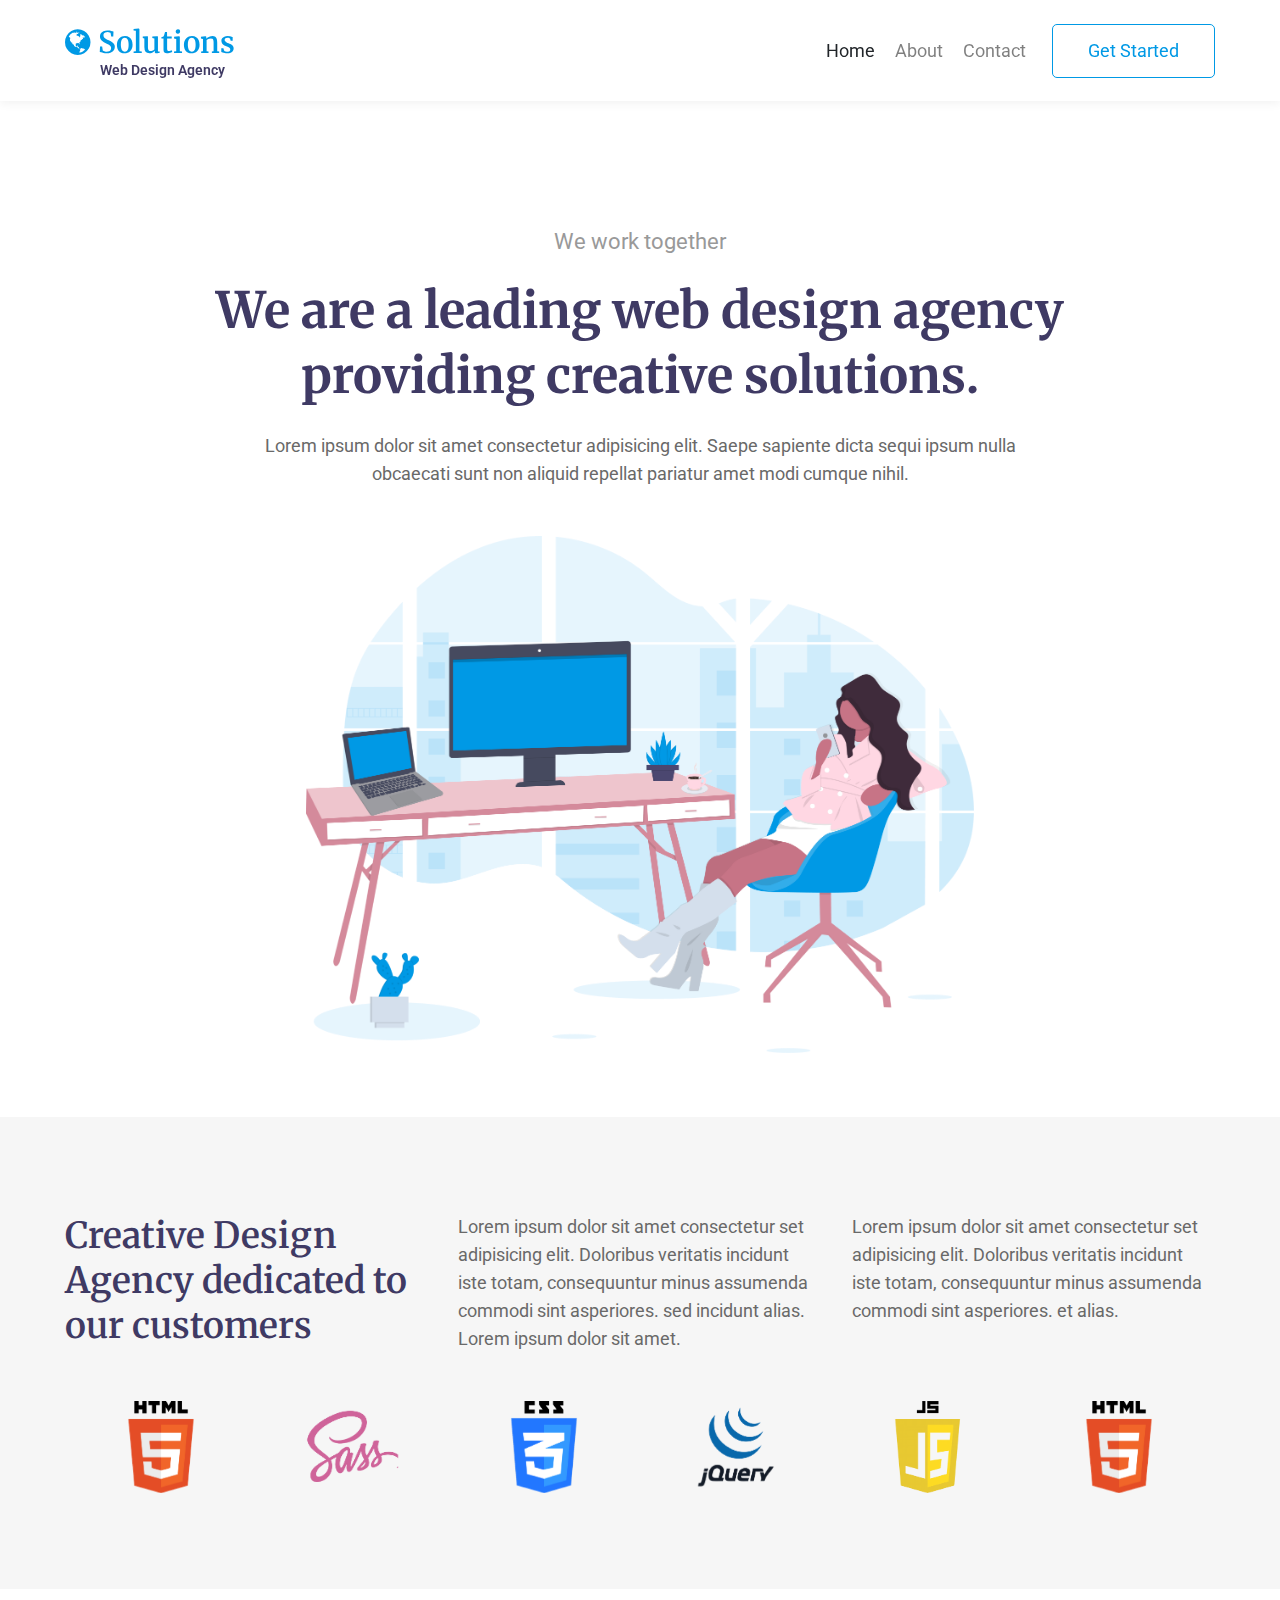
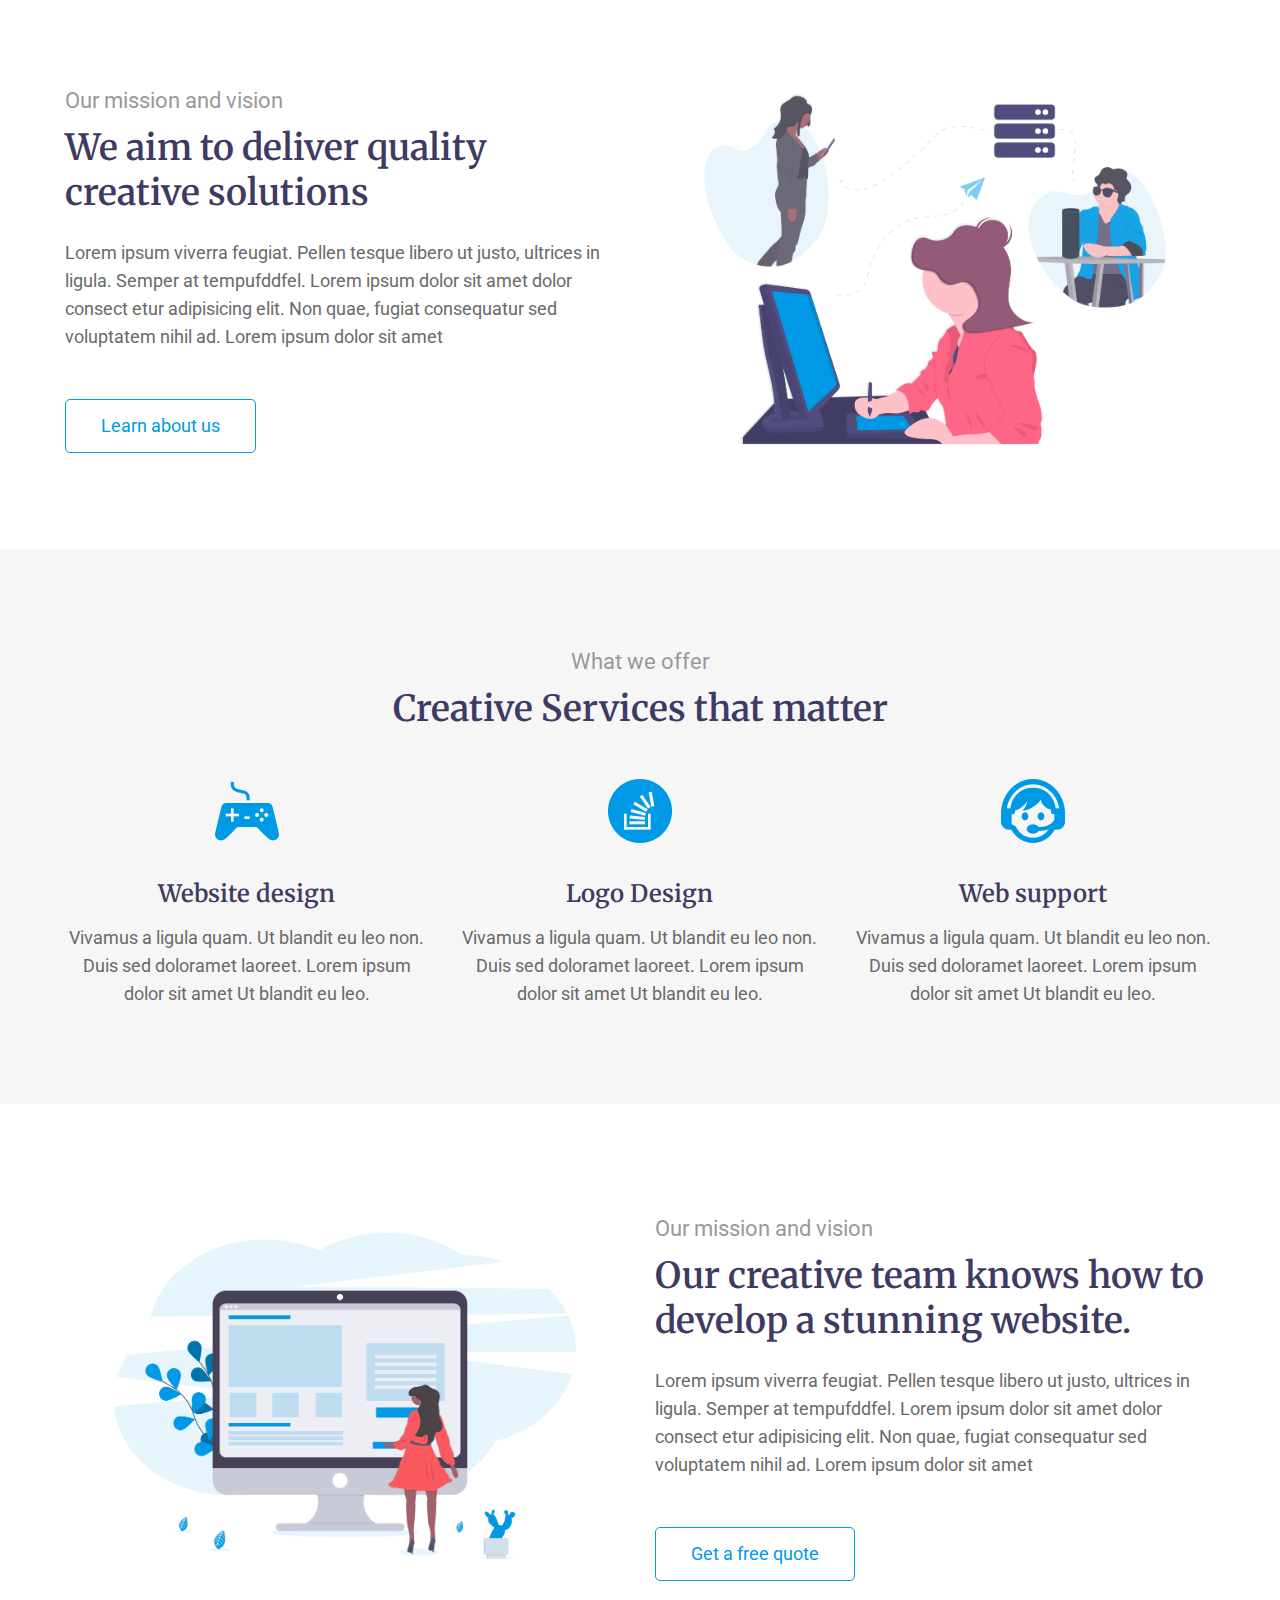
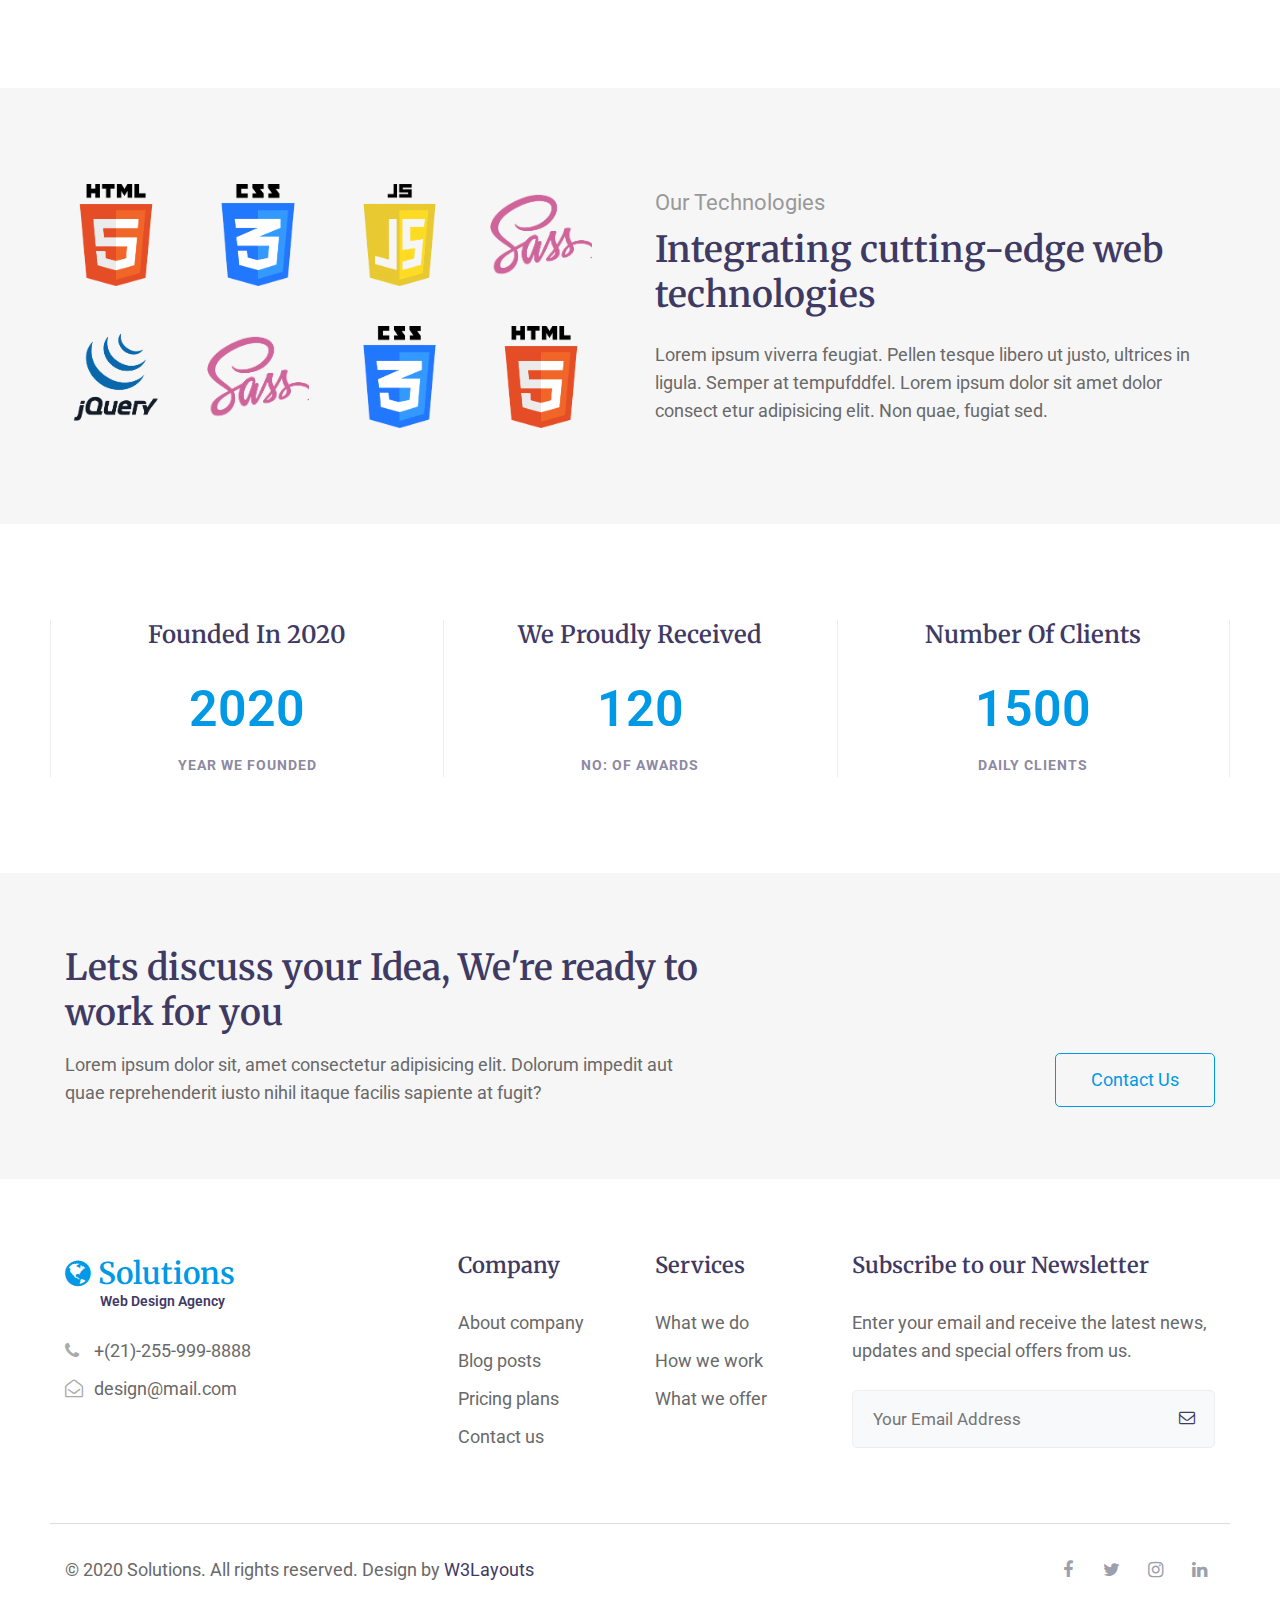
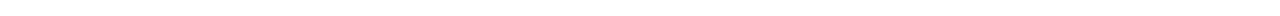
<file: myBionluk1/wwwroot/solutions-starter/index.html>
<!--
Author: W3layouts
Author URL: http://w3layouts.com
-->
<!doctype html>
<html lang="en">

<head>
  <!-- Required meta tags -->
  <meta charset="utf-8">
  <meta name="viewport" content="width=device-width, initial-scale=1, shrink-to-fit=no">

  <title>Solutons a Corporate Category Bootstrap Responsive Website Template - Home : W3Layouts</title>

  <link href="//fonts.googleapis.com/css2?family=Merriweather:wght@300;400;700;900&display=swap" rel="stylesheet">
  <link href="//fonts.googleapis.com/css?family=Roboto:100,300,400,500,700,900&display=swap" rel="stylesheet">

  <!-- Template CSS -->
  <link rel="stylesheet" href="assets/css/style-starter.css">
</head>

<body>
<!-- Header -->
<header class="w3l-header">
	<!--/nav-->
	<nav class="navbar navbar-expand-lg navbar-light fill px-lg-0 py-0 px-3">
		<div class="container">
			<a class="navbar-brand" href="index.html">
				<span class="fa fa-globe"></span> Solutions <span class="logo">Web Design Agency</span></a>
			<!-- if logo is image enable this   
						<a class="navbar-brand" href="#index.html">
							<img src="image-path" alt="Your logo" title="Your logo" style="height:35px;" />
						</a> -->
			<button class="navbar-toggler collapsed" type="button" data-toggle="collapse"
				data-target="#navbarSupportedContent" aria-controls="navbarSupportedContent" aria-expanded="false"
				aria-label="Toggle navigation">
				<!-- <span class="navbar-toggler-icon"></span> -->
				<span class="fa icon-expand fa-bars"></span>
				<span class="fa icon-close fa-times"></span>
			</button>

			<div class="collapse navbar-collapse" id="navbarSupportedContent">
				<ul class="navbar-nav ml-auto">
					<li class="nav-item active">
						<a class="nav-link" href="index.html">Home</a>
					</li>
					<li class="nav-item @@about__active">
						<a class="nav-link" href="about.html">About</a>
					</li>
					<li class="nav-item @@contact__active">
						<a class="nav-link" href="contact.html">Contact</a>
					</li>
				</ul>
				<div class="ml-lg-3">
					<a href="#url" class="btn btn-style btn-effect">Get Started</a>
				</div>
			</div>
		</div>
	</nav>
	<!--//nav-->
</header>
<!-- //Header -->
<!-- banner section -->
<section id="home" class="w3l-banner py-5">
    <div class="container py-md-3">
        <div class="banner-wrapper text-center">
            <div class="">
                <span class="text">We work together</span>
                <h1 class="mb-4 title">We are a leading web design agency providing creative solutions.</h1>
                <p class="mx-lg-5">Lorem ipsum dolor sit amet consectetur adipisicing elit. Saepe sapiente dicta sequi ipsum nulla
                    obcaecati sunt non aliquid repellat pariatur amet modi cumque nihil.</p>
            </div>
            <div class="row">
              <div class="col-lg-9 mx-auto">
                <img src="assets/images/banner1.png" alt="" class="img-fluid mt-5">
              </div>
            </div>
        </div>
    </div>
</section>
<!-- //banner section -->
<div class="w3l-about-us py-5">
    <div class="container pt-lg-5 pt-sm-4">
        <div class="maghny-gd-1">
            <div class="row about-text">
                <div class="col-lg-4">
                    <h3 class="title-big">Creative Design Agency dedicated to our customers</h3>
                </div>
                <div class="col-lg-4 mt-lg-0 mt-4">
                    <p class="">Lorem ipsum dolor sit amet consectetur set adipisicing elit. Doloribus veritatis
                        incidunt iste totam, consequuntur minus assumenda commodi sint asperiores.
                        sed incidunt alias. Lorem ipsum dolor sit amet.</p>
                </div>

                <div class="col-lg-4 mt-lg-0 mt-2">
                    <p class="">Lorem ipsum dolor sit amet consectetur set adipisicing elit. Doloribus veritatis
                        incidunt iste totam, consequuntur minus assumenda commodi sint asperiores.
                        et alias.</p>
                </div>
            </div>

            <div class="w3l-customers row my-lg-5 my-4">
                <div class="col-md-12">
                    <div class="owl-three owl-carousel owl-theme logo-view">
                        <div class="item">
                            <img src="assets/images/logo1.png" alt="company-logo" class="img-fluid">
                        </div>
                        <div class="item">
                            <img src="assets/images/logo4.png" alt="company-logo" class="img-fluid">
                        </div>
                        <div class="item">
                            <img src="assets/images/logo2.png" alt="company-logo" class="img-fluid">
                        </div>
                        <div class="item">
                            <img src="assets/images/logo5.png" alt="company-logo" class="img-fluid">
                        </div>
                        <div class="item">
                            <img src="assets/images/logo3.png" alt="company-logo" class="img-fluid">
                        </div>
                    </div>
                </div>
            </div>
        </div>
    </div>
</div>
<section class="w3l-index3" id="about">
    <div class="midd-w3 py-5">
        <div class="container py-lg-4 py-md-3">
            <div class="row">
                <div class="col-lg-6 about-right-faq align-self">
                    <span class="text mb-2">Our mission and vision</span>
                    <h3 class="title-big">We aim to deliver quality creative solutions</h3>
                    <p class="mt-4">Lorem ipsum viverra feugiat. Pellen tesque libero ut justo,
                        ultrices in ligula. Semper at tempufddfel. Lorem ipsum dolor sit amet dolor consect etur adipisicing
                        elit. Non quae, fugiat consequatur sed voluptatem nihil ad. Lorem ipsum dolor sit amet</p>
                    <a href="about.html" class="btn btn-style btn-effect mt-lg-5 mt-4">Learn about us</a>
                </div>
                <div class="col-lg-6 left-wthree-img text-lg-right mt-lg-0 mt-2">
                    <div class="position-relative">
                        <img src="assets/images/about.png" alt="" class="radius-image img-fluid">
                    </div>
                </div>
            </div>
        </div>
    </div>
</section>

<!-- /bottom-grids-->
	<section class="w3l-bottom-grids-6 py-5" id="services">
		<div class="container py-lg-5 py-md-4">
            <span class="text text-center mb-2">What we offer</span>
            <h3 class="title-big text-center mb-5">Creative Services that matter</h3>
			<div class="grids-area-hny main-cont-wthree-fea row">
				<div class="col-lg-4 col-sm-6 grids-feature">
					<div class="area-box">
						<img src="assets/images/icon1.png" class="mb-3" alt="" />
						<h4><a href="#feature" class="title-head">Website design</a></h4>
						<p>Vivamus a ligula quam. Ut blandit eu leo non. Duis sed doloramet laoreet. Lorem ipsum dolor sit amet Ut blandit eu leo.</p>
                    </div>
				</div>
				<div class="col-lg-4 col-sm-6 grids-feature mt-sm-0 mt-5">
					<div class="area-box">
						<img src="assets/images/icon2.png" class="mb-3" alt="" />
						<h4><a href="#feature" class="title-head">Logo Design</a></h4>
						<p>Vivamus a ligula quam. Ut blandit eu leo non. Duis sed doloramet laoreet. Lorem ipsum dolor sit amet Ut blandit eu leo.</p>
					</div>
				</div>
				<div class="col-lg-4 col-sm-6 grids-feature mt-lg-0 mt-5">
					<div class="area-box">
						<img src="assets/images/icon3.png" class="mb-3" alt="" />
						<h4><a href="#feature" class="title-head">Web support</a></h4>
						<p>Vivamus a ligula quam. Ut blandit eu leo non. Duis sed doloramet laoreet. Lorem ipsum dolor sit amet Ut blandit eu leo.</p>
					</div>
				</div>
			</div>
		</div>
	</section>
	<!-- //bottom-grids-->
<section class="w3l-index3" id="about">
    <div class="midd-w3 py-5">
        <div class="container py-lg-5 py-md-3">
            <div class="row">
                <div class="col-lg-6 left-wthree-img text-lg-right">
                    <div class="position-relative">
                        <img src="assets/images/about1.png" alt="" class="radius-image img-fluid">
                    </div>
                </div>
                <div class="col-lg-6 about-right-faq align-self">
                    <span class="text mb-2">Our mission and vision</span>
                    <h3 class="title-big">Our creative team knows how to develop a stunning website.
                    </h3>
                    <p class="mt-4">Lorem ipsum viverra feugiat. Pellen tesque libero ut justo,
                        ultrices in ligula. Semper at tempufddfel. Lorem ipsum dolor sit amet dolor consect etur adipisicing
                        elit. Non quae, fugiat consequatur sed voluptatem nihil ad. Lorem ipsum dolor sit amet</p>
                        <a href="#about" class="btn btn-style btn-effect mt-lg-5 mt-4">Get a free quote</a>
                </div>
            </div>
        </div>
    </div>
</section>
<section class="w3l-technologies" >
    <div class="midd-w3 py-5">
        <div class="container py-lg-5 py-md-3">
            <div class="row">
                <div class="col-lg-6 technologies-left pr-lg-5">
                    <img src="assets/images/logo1.png" alt="company-logo" class="img-fluid">
                    <img src="assets/images/logo2.png" alt="company-logo" class="img-fluid">
                    <img src="assets/images/logo3.png" alt="company-logo" class="img-fluid">
                    <img src="assets/images/logo4.png" alt="company-logo" class="img-fluid">
                    <img src="assets/images/logo5.png" alt="company-logo" class="img-fluid">
                    <img src="assets/images/logo4.png" alt="company-logo" class="img-fluid">
                    <img src="assets/images/logo2.png" alt="company-logo" class="img-fluid">
                    <img src="assets/images/logo1.png" alt="company-logo" class="img-fluid">
                </div>
                <div class="col-lg-6 about-right-faq align-self mt-lg-0 mt-md-5 mt-4">
                    <span class="text mb-2">Our Technologies</span>
                    <h3 class="title-big">Integrating cutting-edge web technologies
                    </h3>
                    <p class="mt-4">Lorem ipsum viverra feugiat. Pellen tesque libero ut justo,
                        ultrices in ligula. Semper at tempufddfel. Lorem ipsum dolor sit amet dolor consect etur 
                        adipisicing elit. Non quae, fugiat sed.</p>
                </div>
            </div>
        </div>
    </div>
</section>

<!-- stats -->
<section class="w3l-stats py-5" id="stats">
    <div class="gallery-inner container py-md-5 py-4">
        <div class="row stats-con">
            <div class="col-md-4 col-6 stats_info counter_grid">
                <h3>Founded in 2020</h3>
                <p class="counter">2020</p>
                <span>Year we Founded</span>
            </div>
            <div class="col-md-4 col-6 stats_info counter_grid1">
                <h3>We proudly Received</h3>
                <p class="counter">120</p>
                <span>No: of Awards</span>
            </div>
            <div class="col-md-4 col-6 stats_info counter_grid mt-md-0 mt-5">
                <h3>Number of clients</h3>
                <p class="counter">1500</p>
                <span>Daily clients</span>
            </div>
        </div>
    </div>
</section>
<!-- //stats -->
<!-- Quote -->
<div class="quote py-5">
    <div class="container py-lg-4">
        <div class="quote-left">
            <div class="left">
                <h3 class="title-big mb-3">Lets discuss your Idea, We're ready to work for you</h3>
                <p>Lorem ipsum dolor sit, amet consectetur adipisicing elit. Dolorum impedit aut quae reprehenderit
                    iusto
                    nihil itaque facilis sapiente at fugit?</p>
            </div>
            <a href="contact.html" class="btn btn-style btn-effect mt-lg-0 mt-4">Contact Us</a>
        </div>
    </div>
</div>
<!-- //Quote -->
<!-- footer -->
<section class="w3l-footer-29-main">
  <div class="footer-29 py-5">
    <div class="container py-lg-4">
      <div class="row footer-top-29">
        <div class="col-lg-3 col-md-6 col-sm-5 footer-list-29 footer-1">
          <div class="footer-logo mb-4">
            <a class="navbar-brand" href="index.html">
              <span class="fa fa-globe"></span> Solutions <span class="logo">Web Design Agency</span></a>
            </div>
          <ul>
            <li><a href="tel:+7-800-999-800"><span class="fa fa-phone"></span> +(21)-255-999-8888</a></li>
            <li><a href="mailto:design@mail.com" class="mail"><span class="fa fa-envelope-open-o"></span>
                design@mail.com</a></li>
          </ul>
        </div>
        <div class="col-lg-2 col-md-6 col-sm-7 offset-lg-1 col-6 footer-list-29 footer-2 mt-sm-0 mt-5">

          <ul>
            <h6 class="footer-title-29">Company</h6>
            <li><a href="about.html">About company</a></li>
            <li><a href="#blog"> Blog posts</a></li>
            <li><a href="#pricing"> Pricing plans</a></li>
            <li><a href="contact.html">Contact us</a></li>
          </ul>
        </div>
        <div class="col-lg-2 col-md-6 col-sm-5 col-6 footer-list-29 footer-3 mt-lg-0 mt-5">
          <h6 class="footer-title-29">Services</h6>
          <ul>
            <li><a href="#about">What we do</a></li>
            <li><a href="#blog"> How we work</a></li>
            <li><a href="#offer">What we offer</a></li>
          </ul>

        </div>
        <div class="col-lg-4 col-md-6 col-sm-7 footer-list-29 footer-4 mt-lg-0 mt-5">
          <h6 class="footer-title-29">Subscribe to our Newsletter </h6>
          <p>Enter your email and receive the latest news, updates and special offers from us.</p>

          <form action="#" class="subscribe" method="post">
            <input type="email" name="email" placeholder="Your Email Address" required="">
            <button><span class="fa fa-envelope-o"></span></button>
          </form>
        </div>
      </div>
    </div>
  </div>
</section>
<!-- //footer -->

<!-- copyright -->
<section class="w3l-footer-29-main w3l-copyright">
  <div class="container">
    <div class="row bottom-copies">
      <p class="col-lg-8 copy-footer-29">© 2020 Solutions. All rights reserved.  Design by <a href="https://w3layouts.com/" target="_blank">
        W3Layouts</a></p>

      <div class="col-lg-4 main-social-footer-29">
        <a href="#facebook" class="facebook"><span class="fa fa-facebook"></span></a>
        <a href="#twitter" class="twitter"><span class="fa fa-twitter"></span></a>
        <a href="#instagram" class="instagram"><span class="fa fa-instagram"></span></a>
        <a href="#linkedin" class="linkedin"><span class="fa fa-linkedin"></span></a>
      </div>

    </div>
  </div>

  <!-- move top -->
  <button onclick="topFunction()" id="movetop" title="Go to top">
    &#10548;
  </button>
  <script>
    // When the user scrolls down 20px from the top of the document, show the button
    window.onscroll = function () {
      scrollFunction()
    };

    function scrollFunction() {
      if (document.body.scrollTop > 20 || document.documentElement.scrollTop > 20) {
        document.getElementById("movetop").style.display = "block";
      } else {
        document.getElementById("movetop").style.display = "none";
      }
    }

    // When the user clicks on the button, scroll to the top of the document
    function topFunction() {
      document.body.scrollTop = 0;
      document.documentElement.scrollTop = 0;
    }
  </script>
  <!-- /move top -->
</section>
<!-- //copyright -->


<!-- Template JavaScript -->

<script src="assets/js/jquery-3.3.1.min.js"></script>

<!-- script for customers -->
<script src="assets/js/owl.carousel.js"></script>
<script>
  $(document).ready(function () {
    $('.owl-three').owlCarousel({
      loop: true,
      margin: 0,
      nav: false,
      responsiveClass: true,
      autoplay: true,
      autoplayTimeout: 5000,
      autoplaySpeed: 1000,
      autoplayHoverPause: false,
      responsive: {
        0: {
          items: 3,
          nav: false
        },
        480: {
          items: 3,
          nav: false
        },
        667: {
          items: 4,
          nav: false
        },
        800: {
          items: 5,
          nav: false
        },
        1280: {
          items: 6,
          nav: false
        }
      }
    })
  })
</script>
<!-- //script for customers -->

<!-- for tesimonials carousel slider -->
<script>
	$(document).ready(function () {
		$("#owl-demo1").owlCarousel({
			loop: true,
			margin:20,
			responsiveClass: true,
			responsive: {
				0: {
					items:1,
					nav: true
				},
				736: {
					items: 2,
					nav: false
				},
				1000: {
					items: 2,
					nav: true,
					loop: false
				}
			}
		})
	})
</script>
<!-- //script -->

<!-- script for teams -->
<script>
  $(document).ready(function () {
    $('.owl-carousel').owlCarousel({
      loop: true,
      margin: 0,
      responsiveClass: true,
      responsive: {
        0: {
          items: 1,
          nav: true
        },
        415: {
          items: 2,
          nav: true,
          margin: 20
        },
        667: {
          items: 3,
          nav: true,
          margin: 20
        },
        1000: {
          items: 4,
          nav: true,
          loop: true,
          margin: 25
        }
      }
    })
  })
</script>
<!-- //script for teams-->

<!-- magnific popup -->
<script src="assets/js/jquery.magnific-popup.min.js"></script>
<script>
  $(document).ready(function () {
    $('.popup-with-zoom-anim').magnificPopup({
      type: 'inline',

      fixedContentPos: false,
      fixedBgPos: true,

      overflowY: 'auto',

      closeBtnInside: true,
      preloader: false,

      midClick: true,
      removalDelay: 300,
      mainClass: 'my-mfp-zoom-in'
    });

    $('.popup-with-move-anim').magnificPopup({
      type: 'inline',

      fixedContentPos: false,
      fixedBgPos: true,

      overflowY: 'auto',

      closeBtnInside: true,
      preloader: false,

      midClick: true,
      removalDelay: 300,
      mainClass: 'my-mfp-slide-bottom'
    });
  });
</script>
<!-- magnific popup -->

<!-- stats number counter-->
<script src="assets/js/jquery.waypoints.min.js"></script>
<script src="assets/js/jquery.countup.js"></script>
<script>
  $('.counter').countUp();
</script>
<!-- //stats number counter -->

<!-- disable body scroll which navbar is in active -->
<script>
  $(function () {
    $('.navbar-toggler').click(function () {
      $('body').toggleClass('noscroll');
    })
  });
</script>
<!-- disable body scroll which navbar is in active -->

<script src="assets/js/bootstrap.min.js"></script>

</body>

</html>
</file>
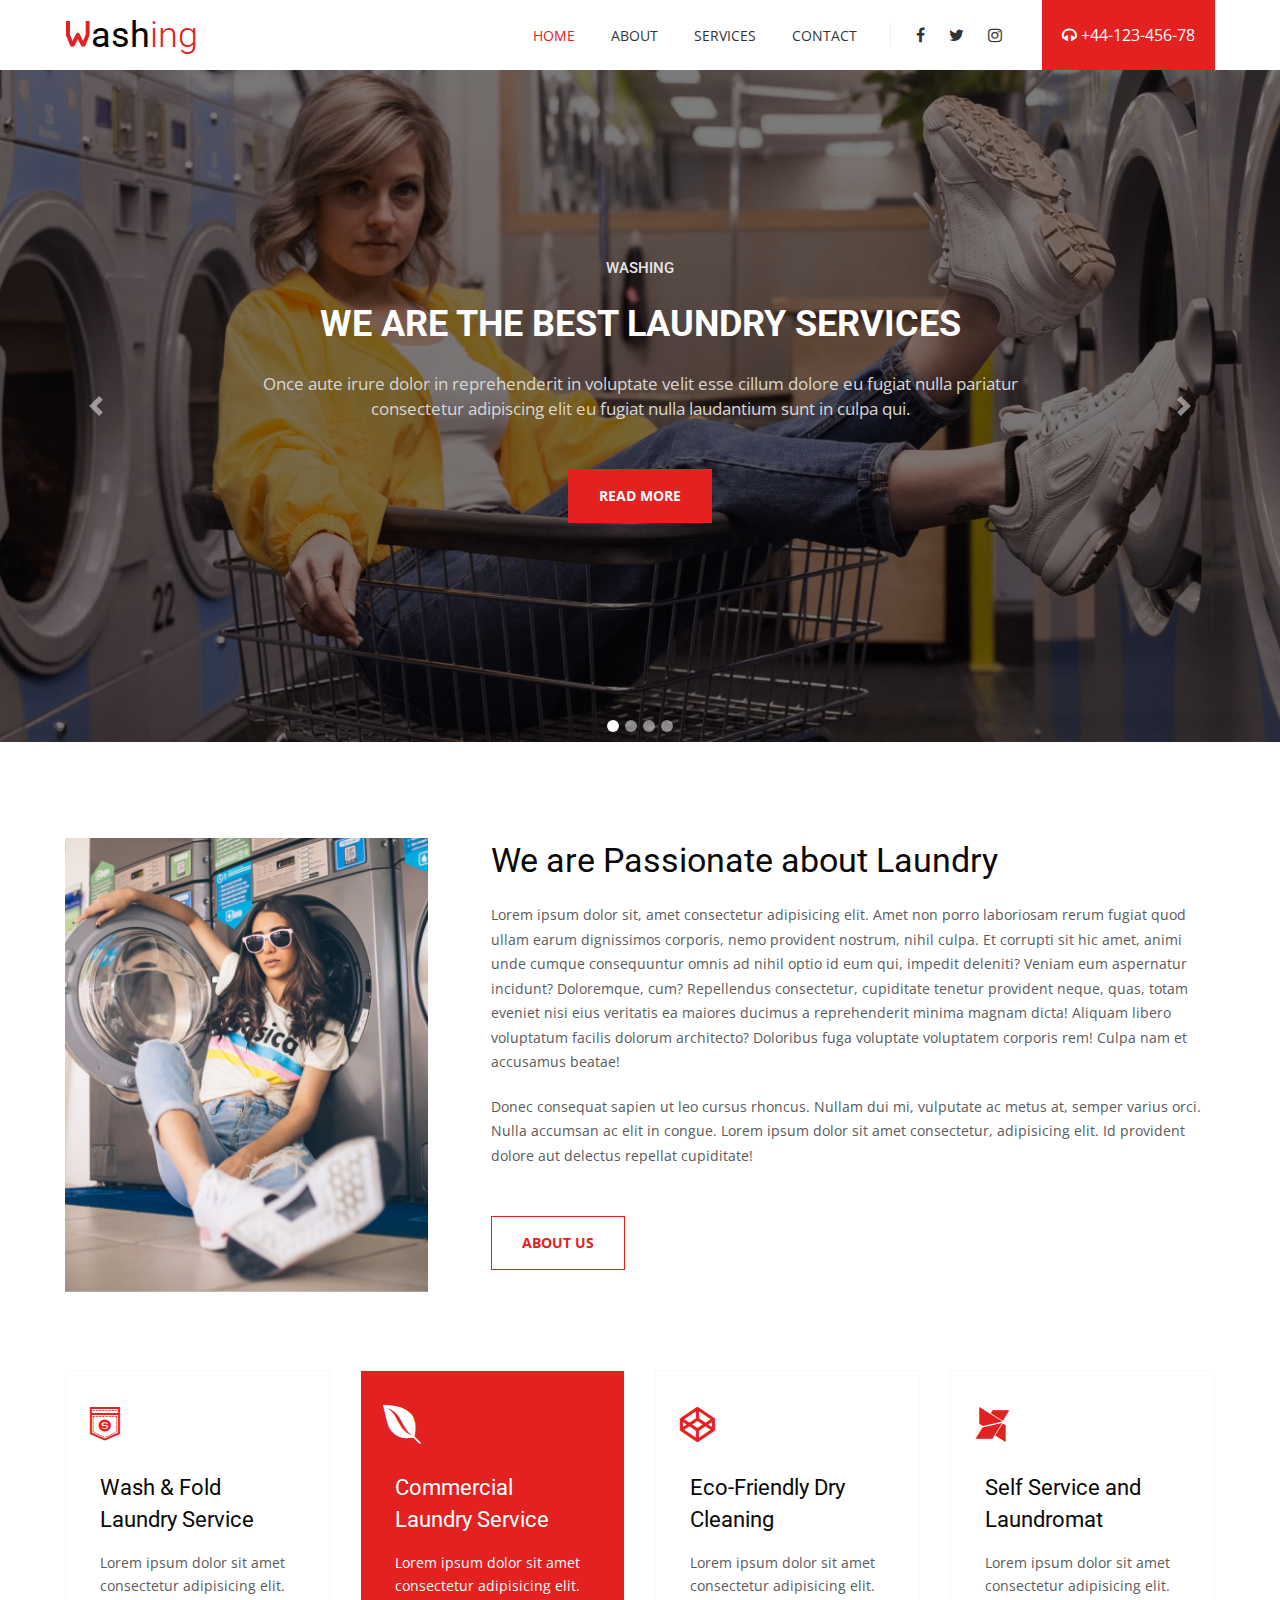
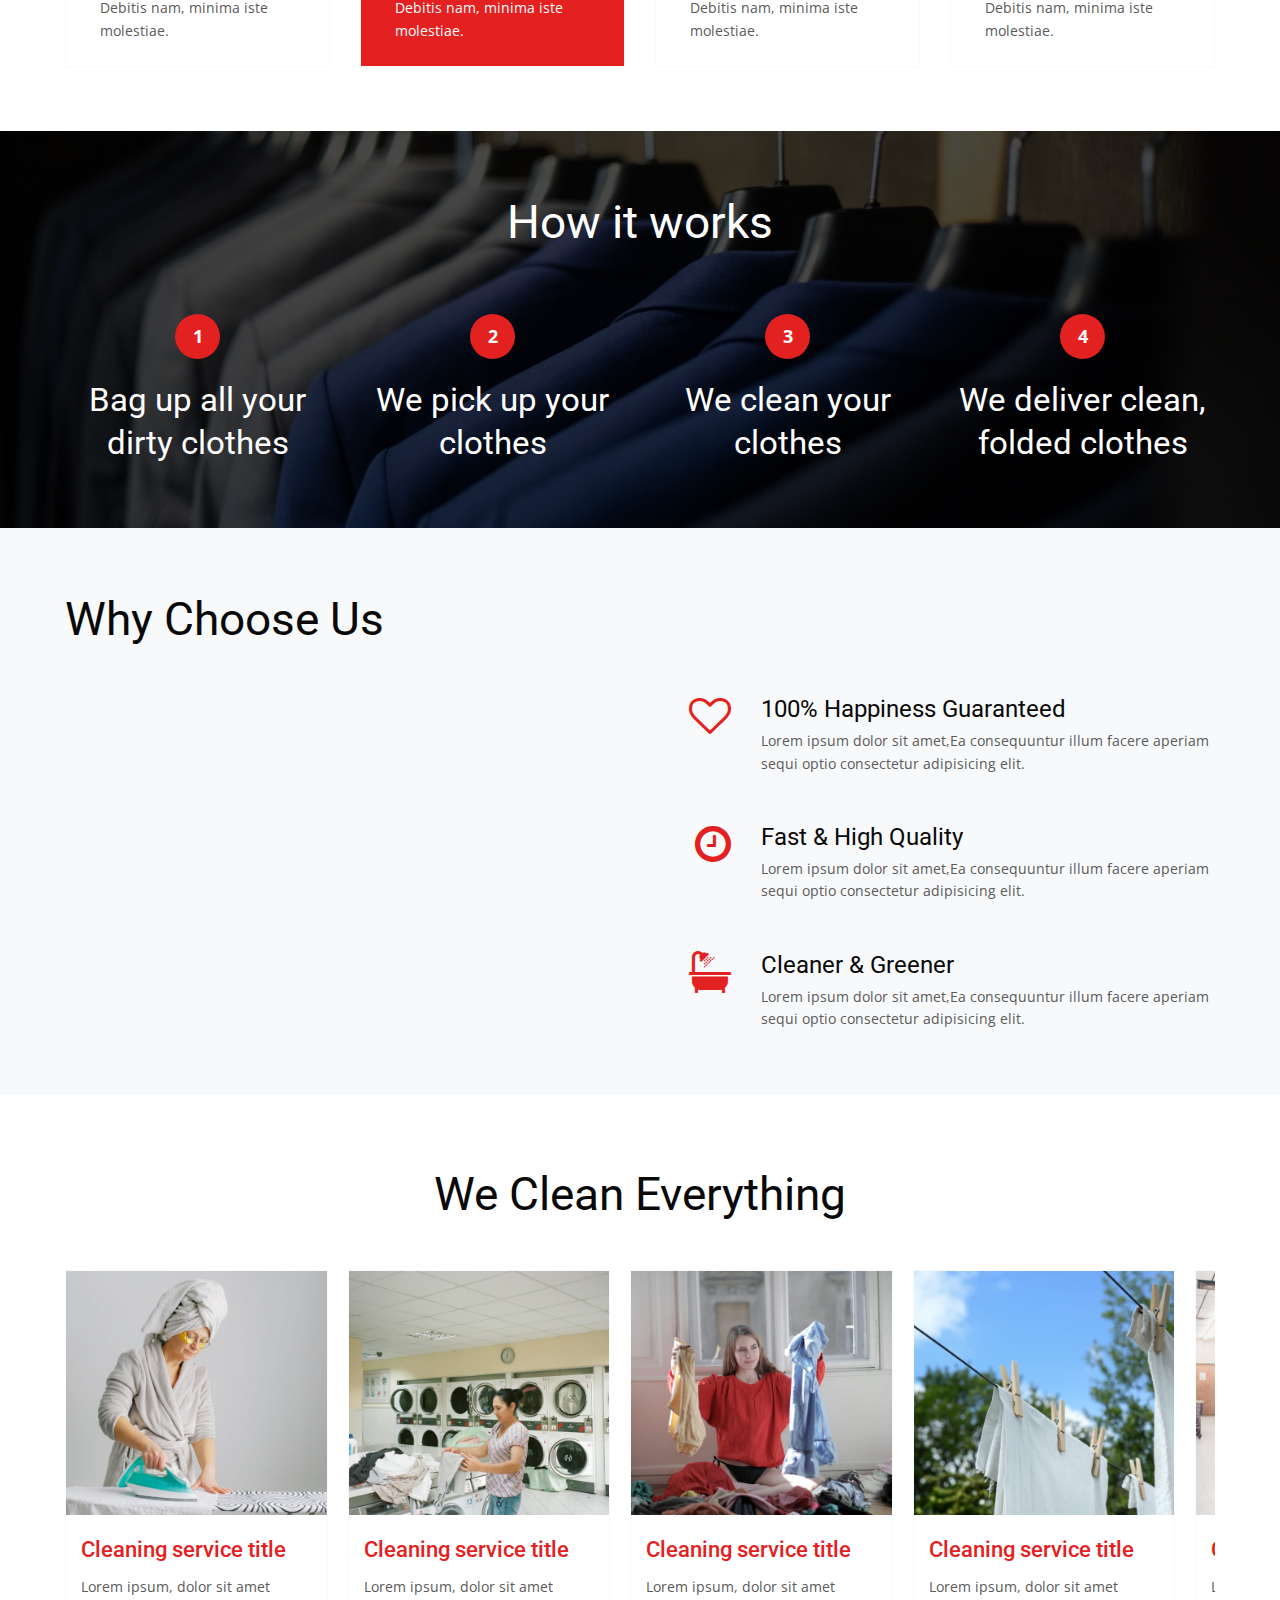
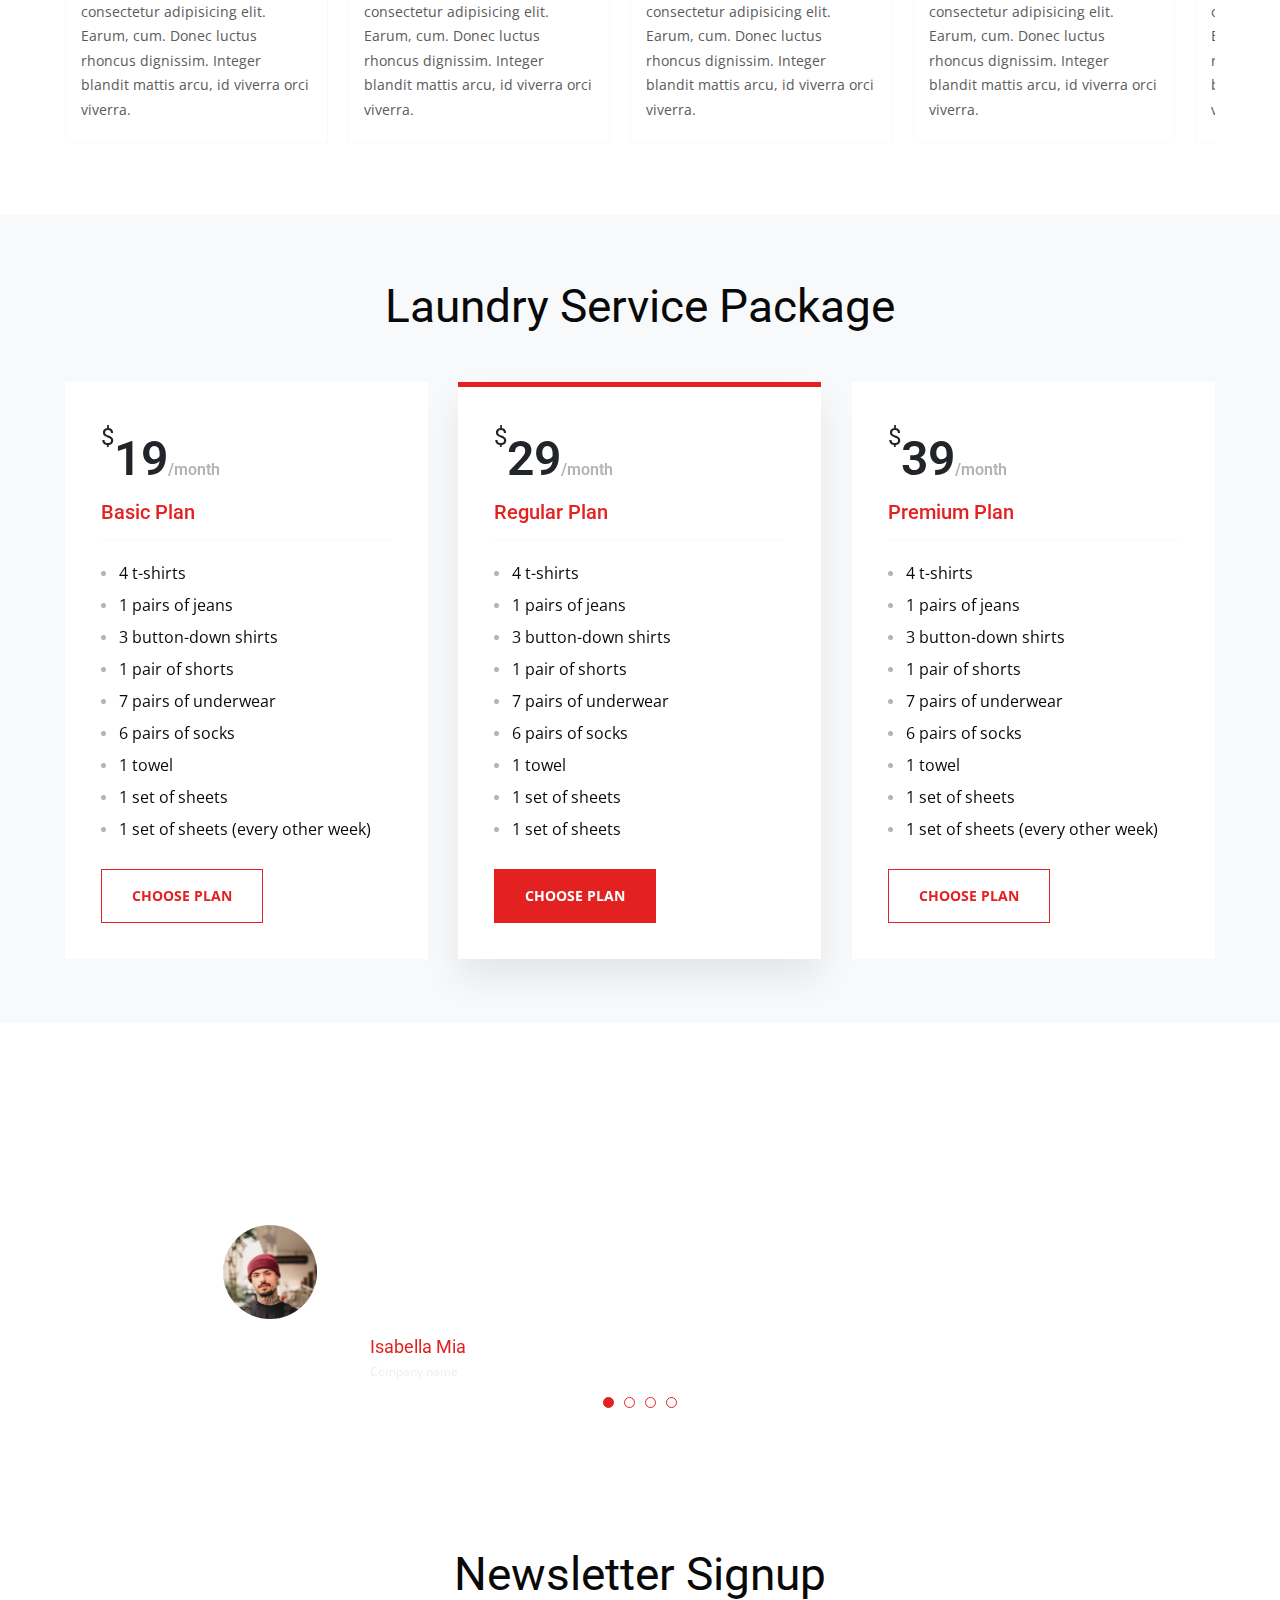
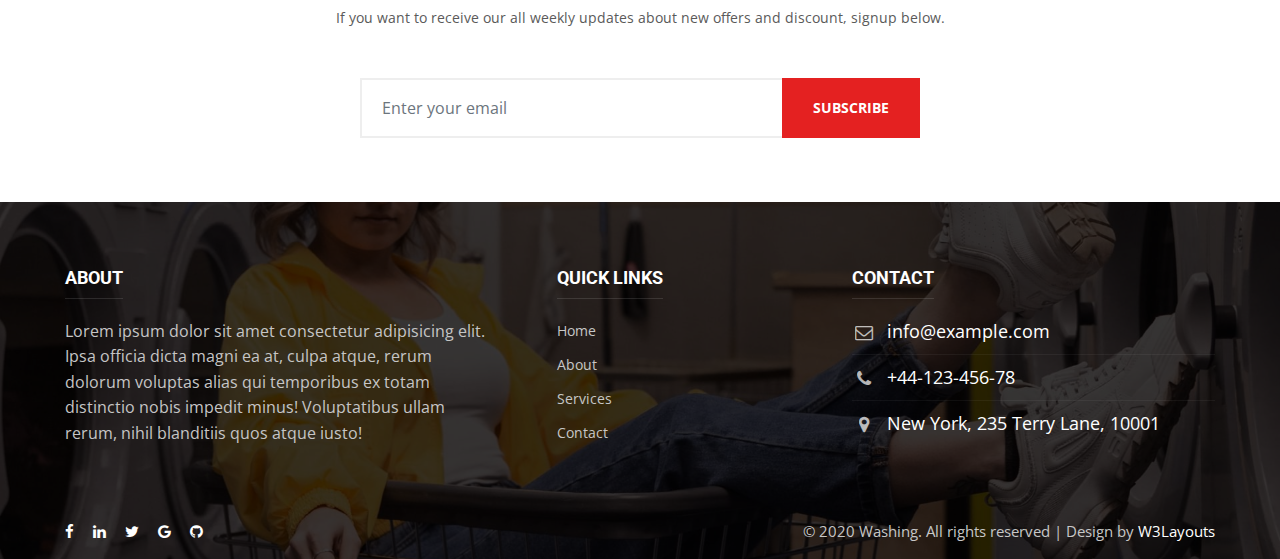
<file: myBionluk1/wwwroot/washing-starter/index.html>
<!--
Author: W3layouts
Author URL: http://w3layouts.com
-->
<!doctype html>
<html lang="en">

<head>
  <!-- Required meta tags -->
  <meta charset="utf-8">
  <meta name="viewport" content="width=device-width, initial-scale=1, shrink-to-fit=no">

  <title>Washing - Laundry Category Bootstrap Responsive Website Template - Home :: W3Layouts</title>

  <!-- web fonts -->
  <link href="//fonts.googleapis.com/css?family=Roboto:400,700,900&display=swap" rel="stylesheet">
  <link href="//fonts.googleapis.com/css2?family=Open+Sans:wght@300;400;600;700;800&display=swap" rel="stylesheet">
  <!-- web fonts -->

  <!-- Template CSS -->
  <link rel="stylesheet" href="assets/css/style-starter.css">
</head>

<body>
<!-- header -->
<header class="w3l-header">
	<div class="hero-header-11">
		<div class="hero-header-11-content">
			<div class="container">
				<nav class="navbar navbar-expand-lg navbar-light py-0 px-0">
					<a class="navbar-brand" href="index.html"><img src="assets/images/logo-icon.png" alt="" />ash<span class="logo-view">ing</span></a>
					<!-- if logo is image enable this   
				<a class="navbar-brand" href="#index.html">
						<img src="image-path" alt="Your logo" title="Your logo" style="height:35px;" />
				</a> -->
					<button class="navbar-toggler collapsed" type="button" data-toggle="collapse" data-target="#navbarSupportedContent"
						aria-controls="navbarSupportedContent" aria-expanded="false" aria-label="Toggle navigation">
						<span class="navbar-toggler-icon fa icon-expand fa-bars"></span>
						<span class="navbar-toggler-icon fa icon-close fa-times"></span>
					</button>

					<div class="collapse navbar-collapse" id="navbarSupportedContent">
						<ul class="navbar-nav ml-auto">
							<li class="nav-item active">
								<a class="nav-link" href="index.html">Home <span class="sr-only">(current)</span></a>
							</li>
							<li class="nav-item @@about-active">
								<a class="nav-link" href="about.html">About</a>
							</li>
							<li class="nav-item @@services-active">
								<a class="nav-link" href="services.html">Services</a>
							</li>
							<li class="nav-item @@contact-active">
								<a class="nav-link" href="contact.html">Contact</a>
							</li>
						</ul>
						<ul class="social-icons">
							<li><a href="#url"><span class="fa fa-facebook" aria-hidden="true"></span></a></li>
							<li><a href="#url"><span class="fa fa-twitter" aria-hidden="true"></span></a></li>
							<li><a href="#url"><span class="fa fa-instagram" aria-hidden="true"></span></a></li>
						</ul>
            <div class="phone">
              <a href="tel:+44-123-456-78"><span class="fa fa-headphones" aria-hidden="true"></span> +44-123-456-78</a>
            </div>
					</div>
				</nav>
			</div>
		</div>
	</div>
</header>
<!-- //header -->
<section class="w3l-banner-slider">
  <div id="carouselExampleCaptions" class="carousel slide carousel-fade" data-ride="carousel">
    <ol class="carousel-indicators">
      <li data-target="#carouselExampleCaptions" data-slide-to="0" class="active"></li>
      <li data-target="#carouselExampleCaptions" data-slide-to="1"></li>
      <li data-target="#carouselExampleCaptions" data-slide-to="2"></li>
      <li data-target="#carouselExampleCaptions" data-slide-to="3"></li>
    </ol>
    <div class="carousel-inner">
      <div class="carousel-item active" style="background-image: url('assets/images/banner1.jpg')">
        <!-- <img src="assets/images/banner.jpg" class="d-block w-100" alt="..."> -->
        <div class="carousel-caption container">
          <h6 class="tag-cover-9"> Washing</h6>
          <h3 class="title-cover-9">We are the Best laundry services</h3>
          <p class="para-cover-9">Once aute irure dolor in reprehenderit in voluptate velit
            esse cillum dolore eu fugiat nulla pariatur consectetur adipiscing elit eu fugiat nulla laudantium sunt in
            culpa qui.</p>
          <a href="about.html" class="btn btn-primary theme-button mt-5">Read More</a>
        </div>
      </div>
      <div class="carousel-item" style="background-image: url('assets/images/banner3.jpg')">
        <!-- <img src="assets/images/banner-3.jpg" class="d-block w-100" alt="..."> -->
        <div class="carousel-caption container">
          <h6 class="tag-cover-9"> Washing</h6>
          <h3 class="title-cover-9">Dry Cleaning Service</h3>
          <p class="para-cover-9">Excepteur sint occaecat cupidatat non proident, sunt in
            culpa qui officia sed deserunt mollit anim id est laborum mollit anim id est nulla laudantium sunt in culpa
            qui.</p>
          <a href="about.html" class="btn btn-primary theme-button mt-5">Read More</a>
        </div>
      </div>
      <div class="carousel-item" style="background-image: url('assets/images/banner2.jpg')">
        <!-- <img src="assets/images/banner-2.jpg" class="d-block w-100" alt="..."> -->
        <div class="carousel-caption container">
          <h6 class="tag-cover-9"> Washing</h6>
          <h3 class="title-cover-9">We Care the Cloths you Wear</h3>
          <p class="para-cover-9">Sed ut perspiciatis unde omnis iste natus error sit
            voluptatem accus antium dolor emque laudantium sunt in culpa qui laborum eu fugiat nulla laudantium sunt in
            culpa qui.</p>
          <a href="about.html" class="btn btn-primary theme-button mt-5">Read More</a>
        </div>
      </div>
      <div class="carousel-item" style="background-image: url('assets/images/banner.jpg'); background-position: top;">
        <!-- <img src="assets/images/banner-1.jpg" class="d-block w-100" alt="..."> -->
        <div class="carousel-caption container">
          <h6 class="tag-cover-9"> Washing</h6>
          <h3 class="title-cover-9">Cleaning Excellence Guaranteed!</h3>
          <p class="para-cover-9">Once aute irure dolor in reprehenderit in voluptate velit
            esse cillum dolore eu fugiat nulla pariatur consectetur adipiscing elit eu fugiat nulla laudantium sunt in
            culpa qui.</p>
          <a href="about.html" class="btn btn-primary theme-button mt-5">Read More</a>
        </div>
      </div>
    </div>
    <a class="carousel-control-prev" href="#carouselExampleCaptions" role="button" data-slide="prev">
      <span class="carousel-control-prev-icon" aria-hidden="true"></span>
      <span class="sr-only">Previous</span>
    </a>
    <a class="carousel-control-next" href="#carouselExampleCaptions" role="button" data-slide="next">
      <span class="carousel-control-next-icon" aria-hidden="true"></span>
      <span class="sr-only">Next</span>
    </a>
  </div>
</section>
<!-- index1 -->
<div class="w3l-index1 py-5" id="about">
  <div class="content-main pt-lg-5 pt-md-3 pb-0">
    <div class="container">
      <div class="row">
        <div class="col-lg-4 content-photo">
          <a href="#"><img src="assets/images/about.jpg" class="img-fluid" alt="content-photo"></a>
        </div>
        <div class="col-lg-8 content-left mt-lg-0 mt-5 pl-lg-5">
          <h3>We are Passionate about Laundry</h3>
          <p class="mb-0">Lorem ipsum dolor sit, amet consectetur adipisicing elit. Amet non porro laboriosam rerum fugiat quod ullam earum
            dignissimos corporis, nemo provident nostrum, nihil culpa. Et corrupti sit hic amet, animi unde cumque consequuntur omnis ad nihil optio
            id eum qui, impedit deleniti? Veniam eum aspernatur incidunt? Doloremque, cum? Repellendus consectetur, cupiditate tenetur provident
            neque, quas, totam eveniet nisi eius veritatis ea maiores ducimus a reprehenderit minima magnam dicta! Aliquam libero voluptatum facilis
            dolorum architecto? Doloribus fuga voluptate voluptatem corporis rem! Culpa nam et accusamus beatae!</p>
          <p>Donec consequat sapien ut leo cursus rhoncus. Nullam dui mi, vulputate ac metus at, semper varius orci. Nulla accumsan ac elit in congue. Lorem ipsum dolor sit amet consectetur, adipisicing elit. Id provident dolore aut delectus repellat cupiditate!
          </p>
          <a href="about.html" class="theme-button btn-outline-primary btn mt-lg-5 mt-4">About Us</a>
        </div>
      </div>
    </div>
  </div>
</div>
<!-- //index1 -->
<section class="w3l-index2">
  <div class="features-main pb-5 pt-0">
    <div class="container pb-lg-3">
      <div class="row features">
        <div class="col-lg-3 col-sm-6 feature-grid">
          <a href="#url">
            <div class="feature-body">
              <div class="feature-img">
                <span class="fa fa-shirtsinbulk" aria-hidden="true"></span>
              </div>
              <div class="feature-info mt-4">
                <h3 class="feature-titel mb-3">Wash & Fold Laundry Service</h3>
                <p class="feature-text">Lorem ipsum dolor sit amet consectetur adipisicing elit. Debitis nam, minima iste molestiae.
                </p>
              </div>
            </div>
          </a>
        </div>
        <div class="col-lg-3 col-sm-6 feature-grid">
          <a href="#url">
            <div class="feature-body active">
              <div class="feature-img">
                <span class="fa fa fa-envira" aria-hidden="true"></span>
              </div>
              <div class="feature-info mt-4">
                <h3 class="feature-titel mb-3">Commercial Laundry Service</h3>
                <p class="feature-text">Lorem ipsum dolor sit amet consectetur adipisicing elit. Debitis nam, minima iste molestiae.
                </p>

              </div>
            </div>
          </a>
        </div>
        <div class="col-lg-3 col-sm-6 feature-grid">
          <a href="#url">
            <div class="feature-body">
              <div class="feature-img">
                <span class="fa fa-codepen" aria-hidden="true"></span>
              </div>
              <div class="feature-info mt-4">
                <h3 class="feature-titel mb-3">Eco-Friendly Dry Cleaning</h3>
                <p class="feature-text">Lorem ipsum dolor sit amet consectetur adipisicing elit. Debitis nam, minima iste molestiae.
                </p>
                <div class="hover">
                </div>
              </div>
            </div>
          </a>
        </div>
        <div class="col-lg-3 col-sm-6 feature-grid">
          <a href="#url">
            <div class="feature-body">
              <div class="feature-img">
                <span class="fa fa-modx" aria-hidden="true"></span>
              </div>
              <div class="feature-info mt-4">
                <h3 class="feature-titel mb-3">Self Service and Laundromat</h3>
                <p class="feature-text">Lorem ipsum dolor sit amet consectetur adipisicing elit. Debitis nam, minima iste molestiae.
                </p>
              </div>
            </div>
          </a>
        </div>        
      </div>
    </div>
  </div>
</section>
<section class="w3l-index3" id="process">
  <div class="grid top-bottom py-5">
    <div class="container py-lg-3">
      <div class="header-section white text-center">
        <h3>How it works</h3>
      </div>
      <div class="middle-section row mt-5 pt-3 text-center">
        <div class="three-grids-columns col-lg-3 col-6 ">
          <div class="icon"> <span class="">1</span></div>
          <h4>Bag up all your dirty clothes</h4>

        </div>
        <div class="three-grids-columns col-lg-3 col-6">
          <div class="icon"> <span class="">2</span></div>
          <h4>We pick up your clothes</h4>

        </div>
        <div class="three-grids-columns col-lg-3 col-6 mt-lg-0 mt-5">
          <div class="icon"> <span class="">3</span></div>
          <h4>We clean your clothes</h4>

        </div>
        <div class="three-grids-columns col-lg-3 col-6 mt-lg-0 mt-5">
          <div class="icon"> <span class="">4</span></div>
          <h4>We deliver clean, folded clothes</h4>

        </div>
      </div>
    </div>
  </div>
</section>
<section class="w3l-index4">
  <div class="content-4-main py-5">
    <div class="container py-lg-3">
      <div class="header-section mb-lg-5 mb-4">
        <h3>Why Choose Us</h3>
      </div>
      <div class="content-info-in row">
        <div class="video col-lg-6 pr-lg-3">
          <iframe src="https://www.youtube.com/embed/OjOpAsWf9wA" allowfullscreen></iframe>
        </div>
        <div class="content-right col-lg-6 pl-lg-4">
          <div class="row content4-right-grids mb-lg-5 mb-4">
            <div class="col-md-2 content4-right-icon">
              <div class="content4-icon text-md-right">
                <span class="fa fa-heart-o"></span>
              </div>
            </div>
            <div class="col-md-10 content4-right-info">
              <h6><a href="#url">100% Happiness Guaranteed</a></h6>
              <p>Lorem ipsum dolor sit amet,Ea consequuntur illum facere aperiam sequi optio
                consectetur
                adipisicing elit.</p>
            </div>

          </div>
          <div class="row content4-right-grids mb-lg-5 mb-4">
            <div class="col-md-2 content4-right-icon">
              <div class="content4-icon text-md-right">
                <span class="fa fa-clock-o"></span>
              </div>
            </div>
            <div class="col-md-10 content4-right-info">
              <h6><a href="#url">Fast & High Quality</a></h6>
              <p>Lorem ipsum dolor sit amet,Ea consequuntur illum facere aperiam sequi optio
                consectetur
                adipisicing elit.</p>
            </div>

          </div>
          <div class="row content4-right-grids">
            <div class="col-md-2 content4-right-icon">
              <div class="content4-icon text-md-right">
                <span class="fa fa-bath"></span>
              </div>
            </div>
            <div class="col-md-10 content4-right-info">
              <h6><a href="#url">Cleaner & Greener</a></h6>
              <p>Lorem ipsum dolor sit amet,Ea consequuntur illum facere aperiam sequi optio
                consectetur
                adipisicing elit.</p>
            </div>

          </div>
        </div>

      </div>

    </div>
  </div>
</section>
<!-- services with slider -->
<section class="w3l-index5 py-5">
  <div class="container py-lg-4">
    <div class="header-section text-center">
      <h3>We Clean Everything</h3>
    </div>
    <div class="inner-sec-w3layouts mt-md-5 mt-4">
      <div class="owl-three owl-carousel owl-theme">
        <div class="item">
          <div class="content-left-sec">
            <a class="blog-link d-block zoom-image" href="#url"><img src="assets/images/service1.jpg" class="img-fluid scale-image"
                alt=""></a>
            <div class="blog-info">
              <a href="#url">
                <h4 class="mb-0">Cleaning service title</h4>
              </a>
              <p>Lorem ipsum, dolor sit amet consectetur adipisicing elit. Earum, cum. Donec luctus rhoncus dignissim. Integer blandit mattis arcu, id viverra
                orci viverra.</p>
            </div>
          </div>
        </div>
        <div class="item">
          <div class="content-left-sec">
            <a class="blog-link d-block zoom-image" href="#url"><img src="assets/images/service2.jpg" class="img-fluid scale-image"
                alt=""></a>
            <div class="blog-info">
              <a href="#url">
                <h4 class="mb-0">Cleaning service title</h4>
              </a>
              <p>Lorem ipsum, dolor sit amet consectetur adipisicing elit. Earum, cum. Donec luctus rhoncus dignissim. Integer blandit mattis arcu, id viverra
                orci viverra.</p>
            </div>
          </div>
        </div>
        <div class="item">
          <div class="content-left-sec">
            <a class="blog-link d-block zoom-image" href="#url"><img src="assets/images/service3.jpg" class="img-fluid scale-image"
                alt=""></a>
            <div class="blog-info">
              <a href="#url">
                <h4 class="mb-0">Cleaning service title</h4>
              </a>
              <p>Lorem ipsum, dolor sit amet consectetur adipisicing elit. Earum, cum. Donec luctus rhoncus dignissim. Integer blandit mattis arcu, id viverra
                orci viverra.</p>
            </div>
          </div>
        </div>
        <div class="item">
          <div class="content-left-sec">
            <a class="blog-link d-block zoom-image" href="#url"><img src="assets/images/service4.jpg" class="img-fluid scale-image"
                alt=""></a>
            <div class="blog-info">
              <a href="#url">
                <h4 class="mb-0">Cleaning service title</h4>
              </a>
              <p>Lorem ipsum, dolor sit amet consectetur adipisicing elit. Earum, cum. Donec luctus rhoncus dignissim. Integer blandit mattis arcu, id viverra
                orci viverra.</p>
            </div>
          </div>
        </div>
        <div class="item">
          <div class="content-left-sec">
            <a class="blog-link d-block zoom-image" href="#url"><img src="assets/images/service5.jpg" class="img-fluid scale-image"
                alt=""></a>
            <div class="blog-info">
              <a href="#url">
                <h4 class="mb-0">Cleaning service title</h4>
              </a>
              <p>Lorem ipsum, dolor sit amet consectetur adipisicing elit. Earum, cum. Donec luctus rhoncus dignissim. Integer blandit mattis arcu, id viverra
                orci viverra.</p>
            </div>
          </div>
        </div>
        <div class="item">
          <div class="content-left-sec">
            <a class="blog-link d-block zoom-image" href="#url"><img src="assets/images/service6.jpg" class="img-fluid scale-image"
                alt=""></a>
            <div class="blog-info">
              <a href="#url">
                <h4 class="mb-0">Cleaning service title</h4>
              </a>
              <p>Lorem ipsum, dolor sit amet consectetur adipisicing elit. Earum, cum. Donec luctus rhoncus dignissim. Integer blandit mattis arcu, id viverra
                orci viverra.</p>
            </div>
          </div>
        </div>
        <div class="item">
          <div class="content-left-sec">
            <a class="blog-link d-block zoom-image" href="#url"><img src="assets/images/service7.jpg" class="img-fluid scale-image"
                alt=""></a>
            <div class="blog-info">
              <a href="#url">
                <h4 class="mb-0">Cleaning service title</h4>
              </a>
              <p>Lorem ipsum, dolor sit amet consectetur adipisicing elit. Earum, cum. Donec luctus rhoncus dignissim. Integer blandit mattis arcu, id viverra
                orci viverra.</p>
            </div>
          </div>
        </div>

      </div>
    </div>
  </div>
</section>
<!-- //services with slider -->
<!-- pricing version 2 -->
<section class="w3l-pricing" id="pricing">
  <div class="pricing py-5">
    <div class="container py-lg-3">
      <div class="header-section mb-4 text-center">
        <h3>
          Laundry Service Package</h3>
      </div>
      <div class="row">
        <!-- Table #1  -->
        <div class="col-lg-4 col-sm-6 mt-4">
          <div class="card card__hover">
            <div class="card-header">
              <h3 class="display-4"><span class="currency">$</span>19<span class="period">/month</span></h3>
            </div>
            <div class="card-block">
              <h4 class="card-title">
                Basic Plan
              </h4>
              <ul class="list-group">
                <li class="list-group-item">4 t-shirts</li>
                <li class="list-group-item">1 pairs of jeans</li>
                <li class="list-group-item">3 button-down shirts</li>
                <li class="list-group-item">1 pair of shorts</li>
                <li class="list-group-item">7 pairs of underwear</li>
                <li class="list-group-item">6 pairs of socks</li>
                <li class="list-group-item">1 towel</li>
                <li class="list-group-item">1 set of sheets</li>
                <li class="list-group-item">1 set of sheets (every other week)</li>
              </ul>
              <a href="#url" class="btn theme-button btn-outline-primary mt-4">Choose Plan</a>
            </div>
          </div>
        </div>

        <!-- Table #2  -->
        <div class="col-lg-4 col-sm-6 mt-4">
          <div class="card card__hover active">
            <div class="card-header">
              <h3 class="display-4"><span class="currency">$</span>29<span class="period">/month</span></h3>
            </div>
            <div class="card-block">
              <h4 class="card-title">
                Regular Plan
              </h4>
              <ul class="list-group">
                <li class="list-group-item">4 t-shirts</li>
                <li class="list-group-item">1 pairs of jeans</li>
                <li class="list-group-item">3 button-down shirts</li>
                <li class="list-group-item">1 pair of shorts</li>
                <li class="list-group-item">7 pairs of underwear</li>
                <li class="list-group-item">6 pairs of socks</li>
                <li class="list-group-item">1 towel</li>
                <li class="list-group-item">1 set of sheets</li>
                <li class="list-group-item">1 set of sheets</li>
              </ul>
              <a href="#url" class="btn theme-button btn-primary mt-4">Choose Plan</a>
            </div>
          </div>
        </div>

        <!-- Table #3  -->
        <div class="col-lg-4 offset-md-0 offset-sm-3 col-sm-6 mt-4">
          <div class="card card__hover">
            <div class="card-header">
              <h3 class="display-4"><span class="currency">$</span>39<span class="period">/month</span></h3>
            </div>
            <div class="card-block">
              <h4 class="card-title">
                Premium Plan
              </h4>
              <ul class="list-group">
                <li class="list-group-item">4 t-shirts</li>
                <li class="list-group-item">1 pairs of jeans</li>
                <li class="list-group-item">3 button-down shirts</li>
                <li class="list-group-item">1 pair of shorts</li>
                <li class="list-group-item">7 pairs of underwear</li>
                <li class="list-group-item">6 pairs of socks</li>
                <li class="list-group-item">1 towel</li>
                <li class="list-group-item">1 set of sheets</li>
                <li class="list-group-item">1 set of sheets (every other week)</li>
              </ul>
              <a href="#url" class="btn theme-button btn-outline-primary mt-4">Choose Plan</a>
            </div>
          </div>
        </div>
      </div>
    </div>
  </div>
</section>
<!-- //pricing version 2 -->
<section class="w3l-testimonials" id="testimonials">
  <div class="testimonials py-5">
    <div class="container py-lg-3">
      <div class="header-section white text-center">
        <h3>Customer Words</h3>
      </div>
      <div class="row mt-4">
        <div class="col-md-10 mx-auto">
          <div class="owl-two owl-carousel owl-theme">
            <div class="item">
              <div class="slider-info mt-lg-4 mt-3">
                <div class="img-circle">
                  <img src="assets/images/team3.jpg" class="img-fluid testimonial-img" alt="client image">
                </div>
                <div class="message">
                  <span class="fa fa-quote-left" aria-hidden="true"></span>
                  <p>Lorem ipsum dolor sit amet consectetur adipisicing elit. Assumenda corporis deleniti praesentium doloremque. Repellendus soluta quos nemo quisquam consectetur temporibus quam obcaecati sapiente quaerat et.</p>
                  <div class="name mt-4">
                    <h4>Isabella Mia</h4>
                    <p>Company name</p>
                  </div>
                </div>
              </div>
            </div>
            <div class="item">
              <div class="slider-info mt-lg-4 mt-3">
                <div class="img-circle">
                  <img src="assets/images/team4.jpg" class="img-fluid testimonial-img" alt="client image">
                </div>
                <div class="message">
                  <span class="fa fa-quote-left" aria-hidden="true"></span>
                  <p>Lorem ipsum dolor sit amet consectetur adipisicing elit. Assumenda corporis deleniti praesentium doloremque. Repellendus soluta quos nemo quisquam consectetur temporibus quam obcaecati sapiente quaerat et.</p>
                  <div class="name mt-4">
                    <h4>Benjamin Lucas</h4>
                    <p>Company name</p>
                  </div>
                </div>
              </div>
            </div>
            <div class="item">
              <div class="slider-info mt-lg-4 mt-3">
                <div class="img-circle">
                  <img src="assets/images/team5.jpg" class="img-fluid testimonial-img" alt="client image">
                </div>
                <div class="message">
                  <span class="fa fa-quote-left" aria-hidden="true"></span>
                  <p>Lorem ipsum dolor sit amet consectetur adipisicing elit. Assumenda corporis deleniti praesentium doloremque. Repellendus soluta quos nemo quisquam consectetur temporibus quam obcaecati sapiente quaerat et.</p>
                  <div class="name mt-4">
                    <h4>Oliver Bradley</h4>
                    <p>Company name</p>
                  </div>
                </div>
              </div>
            </div>
            <div class="item">
              <div class="slider-info mt-lg-4 mt-3">
                <div class="img-circle">
                  <img src="assets/images/team6.jpg" class="img-fluid testimonial-img" alt="client image">
                </div>
                <div class="message">
                  <span class="fa fa-quote-left" aria-hidden="true"></span>
                  <p>Lorem ipsum dolor sit amet consectetur adipisicing elit. Assumenda corporis deleniti praesentium doloremque. Repellendus soluta quos nemo quisquam consectetur temporibus quam obcaecati sapiente quaerat et.</p>
                  <div class="name mt-4">
                    <h4>William James</h4>
                    <p>Company name</p>
                  </div>
                </div>
              </div>
            </div>
          </div>
        </div>
      </div>
    </div>
  </div>
</section>
<section class="w3l-subscribe" id="newsletter">
    <div class="main-w3 py-5">
        <div class="container py-lg-3">
            <div class="row text-center">
                <div class="header-section col-lg-12">
                    <h3>Newsletter Signup</h3>
                    <p>If you want to receive our all weekly updates about new offers and discount, signup below.</p>
                </div>
                <div class="main-midd-2 col-lg-6 col-md-8 mx-auto mt-md-5 mt-4">
                    <form action="#" method="post" class="rightside-form">
                        <input type="email" class="form-control" name="email" placeholder="Enter your email" required>
                        <button class="btn btn-primary theme-button" type="submit">Subscribe</button>
                    </form>
                </div>
            </div>
        </div>
    </div>
</section>
<footer class="w3l-footer">
  <div class="footer pt-5">
    <div class="container pt-lg-3">
      <div class="text-txt">
        <div class="right-side">
          <div class="row">
            <div class="col-lg-5 sub-one-left pr-md-5">
              <h6>About </h6>
              <p>Lorem ipsum dolor sit amet consectetur adipisicing elit. Ipsa officia dicta magni ea at, culpa atque, rerum dolorum voluptas alias
                qui temporibus ex totam distinctio nobis impedit minus! Voluptatibus ullam rerum, nihil blanditiis
                quos atque iusto!</p>

            </div>
            <div class="col-lg-3 col-md-6 mt-lg-0 mt-5 sub-two-right">
              <h6>Quick links</h6>
              <ul>
                <li><a href="index.html">Home</a></li>
                <li><a href="about.html">About</a></li>
                <li><a href="services.html">Services</a></li>
                <li><a href="contact.html">Contact</a></li>
              </ul>

            </div>
            <div class="col-lg-4 col-md-6 mt-lg-0 mt-5 sub-one-left">
              <h6>Contact </h6>
              <div class="column2">
                <div class="href1"><span class="fa fa-envelope-o" aria-hidden="true"></span><a href="mailto:info@example.com">info@example.com</a>
                </div>
                <div class="href2"><span class="fa fa-phone" aria-hidden="true"></span><a href="tel:+44-123-456-78">+44-123-456-78</a>
                </div>
                <div>
                  <p class="contact-para"><span class="fa fa-map-marker" aria-hidden="true"></span>New York, 235 Terry Lane, 10001</p>
                </div>
              </div>
            </div>
          </div>
        </div>
      </div>
    </div>

    <div class="below-section mt-5 py-3">
      <div class="container">
        <div class="copyright-footer">
          <div class="columns">
            <ul class="social text-lg-left text-center">
              <li><a href="#"><span class="fa fa-facebook" aria-hidden="true"></span></a></li>
              <li><a href="#"><span class="fa fa-linkedin" aria-hidden="true"></span></a></li>
              <li><a href="#"><span class="fa fa-twitter" aria-hidden="true"></span></a></li>
              <li><a href="#"><span class="fa fa-google" aria-hidden="true"></span></a></li>
              <li><a href="#"><span class="fa fa-github" aria-hidden="true"></span></a></li>
            </ul>
          </div>
          <div class="columns text-lg-right text-center">
            <p>&copy; 2020 Washing. All rights reserved | Design by <a href="https://w3layouts.com/">W3Layouts</a></p>
          </div>
        </div>
      </div>
    </div>
  </div>
  <!-- move top -->
  <button onclick="topFunction()" id="movetop" title="Go to top">
    <span class="fa fa-arrow-up" aria-hidden="true"></span>
  </button>
  <script>
    // When the user scrolls down 20px from the top of the document, show the button
    window.onscroll = function () {
      scrollFunction()
    };

    function scrollFunction() {
      if (document.body.scrollTop > 20 || document.documentElement.scrollTop > 20) {
        document.getElementById("movetop").style.display = "block";
      } else {
        document.getElementById("movetop").style.display = "none";
      }
    }

    // When the user clicks on the button, scroll to the top of the document
    function topFunction() {
      document.body.scrollTop = 0;
      document.documentElement.scrollTop = 0;
    }
  </script>
  <!-- /move top -->
</footer>

<!-- jQuery JS -->
<script src="assets/js/jquery-3.4.1.slim.min.js"></script>
<!-- Template JavaScript -->
<script src="assets/js/owl.carousel.js"></script>

<!-- script for testimonials -->
<script>
  $(document).ready(function () {
    $('.owl-two').owlCarousel({
      loop: true,
      margin: 0,
      nav: false,
      responsiveClass: true,
      autoplay: false,
      autoplayTimeout: 5000,
      autoplaySpeed: 1000,
      autoplayHoverPause: false,
      responsive: {
        0: {
          items: 1,
          nav: false
        },
        480: {
          items: 1,
          nav: false
        },
        667: {
          items: 1,
          nav: false
        },
        1000: {
          items: 1,
          nav: false
        }
      }
    })
  })
</script>
<!-- //testimonials owlcarousel -->

<!-- for services carousel slider -->
<script>
  $(document).ready(function () {
    $('.owl-three').owlCarousel({
      loop: true,
      stagePadding: 20,
      margin: 20,
      autoplay: true,
      autoplayTimeout: 5000,
      autoplaySpeed: 1000,
      autoplayHoverPause: false,
      nav: false,
      responsive: {
        0: {
          items: 1
        },
        600: {
          items: 2
        },
        1000: {
          items: 4
        }
      }
    })
  })
</script>
<!-- //for services carousel slider -->

<!-- stats number counter-->
<script src="assets/js/jquery.waypoints.min.js"></script>
<script src="assets/js/jquery.countup.js"></script>
<script>
  $('.counter').countUp();
</script>
<!-- //stats number counter -->

<!-- disable body scroll which navbar is in active -->
<script>
  $(function () {
    $('.navbar-toggler').click(function () {
      $('body').toggleClass('noscroll');
    })
  });
</script>
<!-- disable body scroll which navbar is in active -->

<!-- Bootstrap JS -->
<script src="assets/js/bootstrap.min.js"></script>

</body>

</html>
</file>
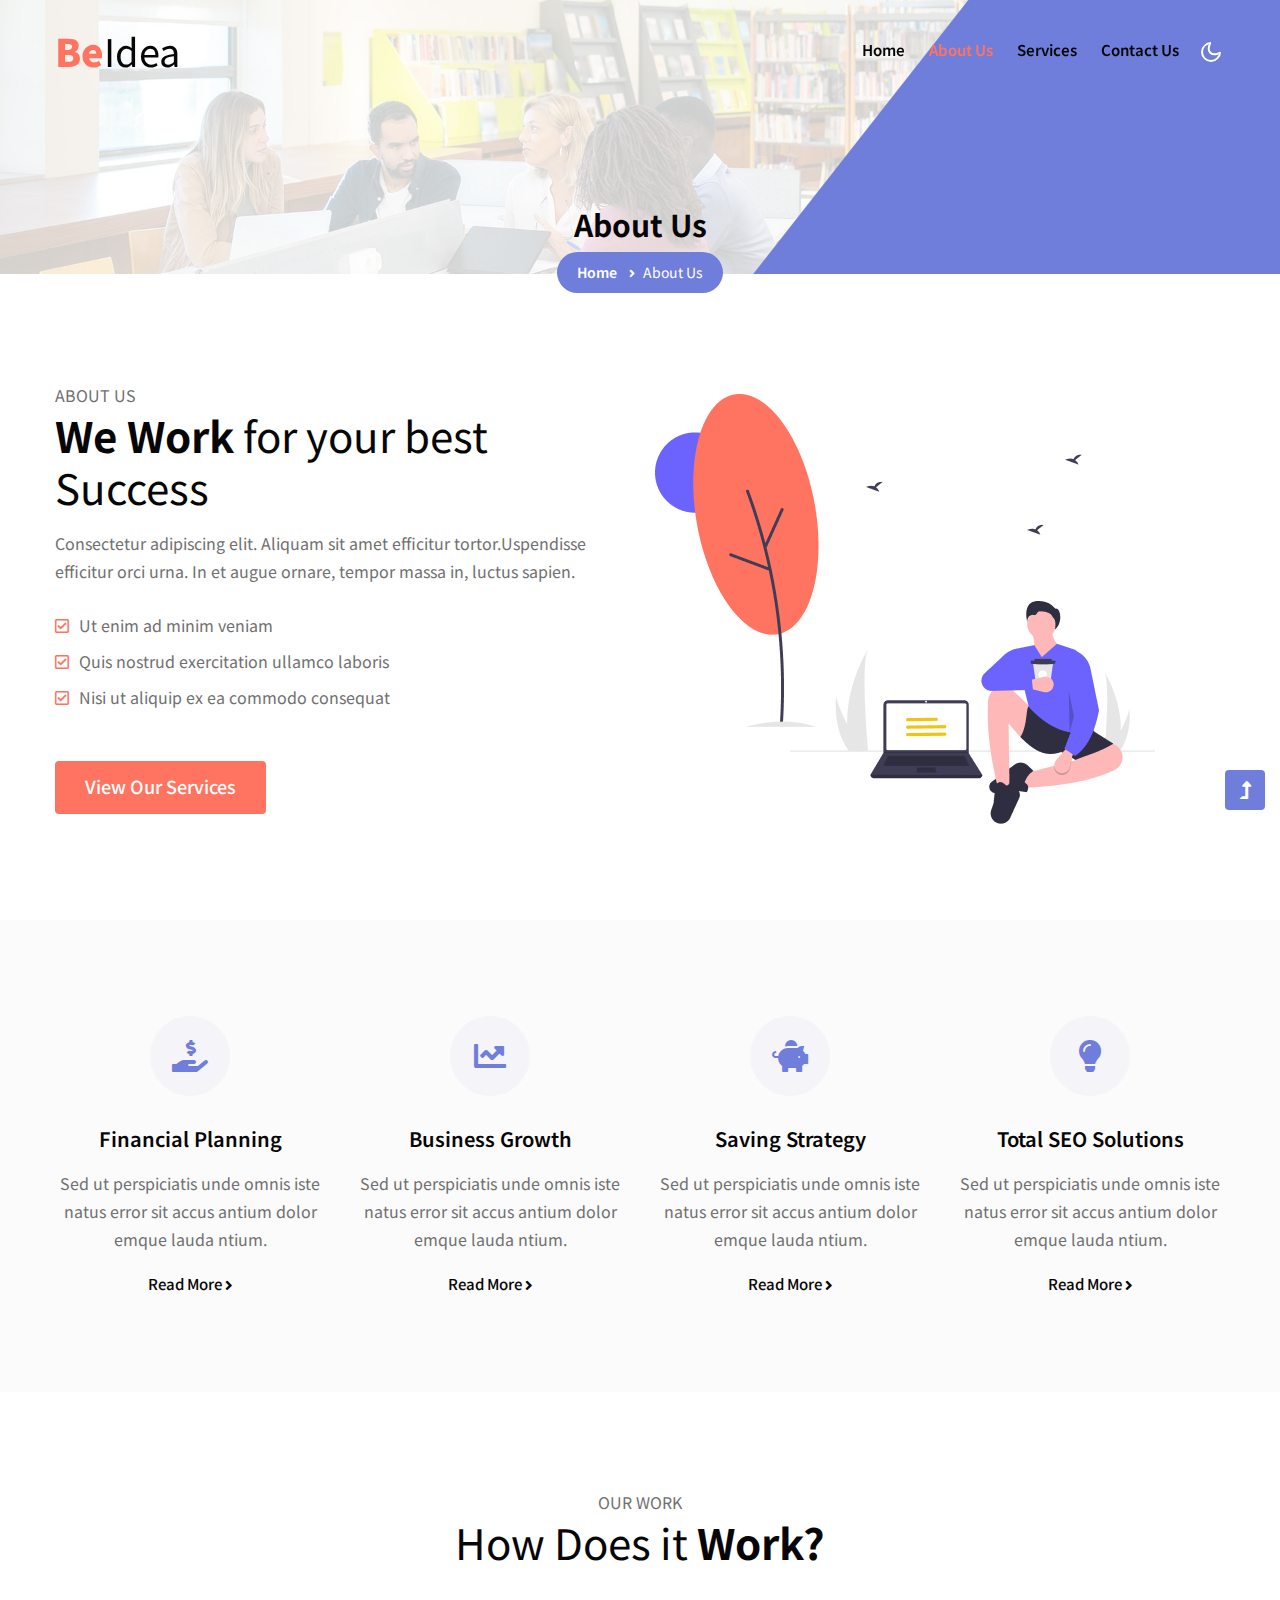
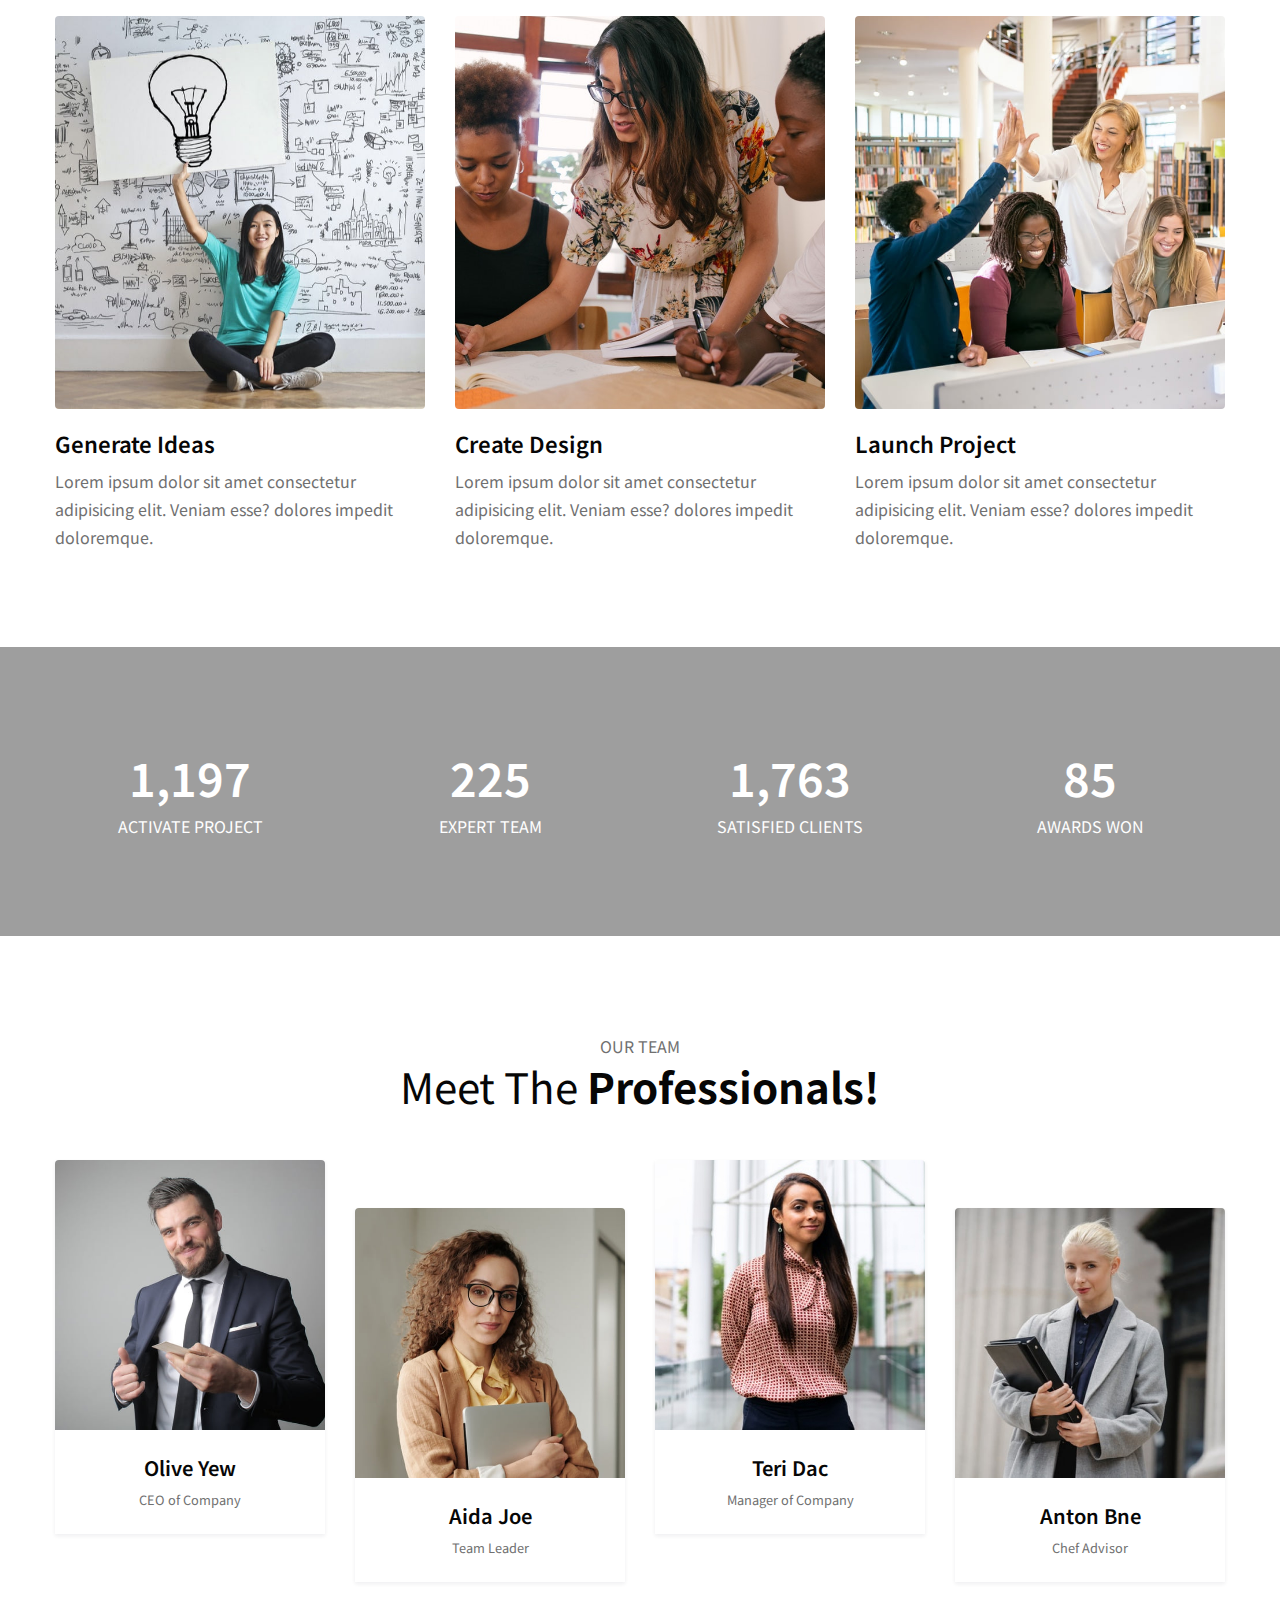
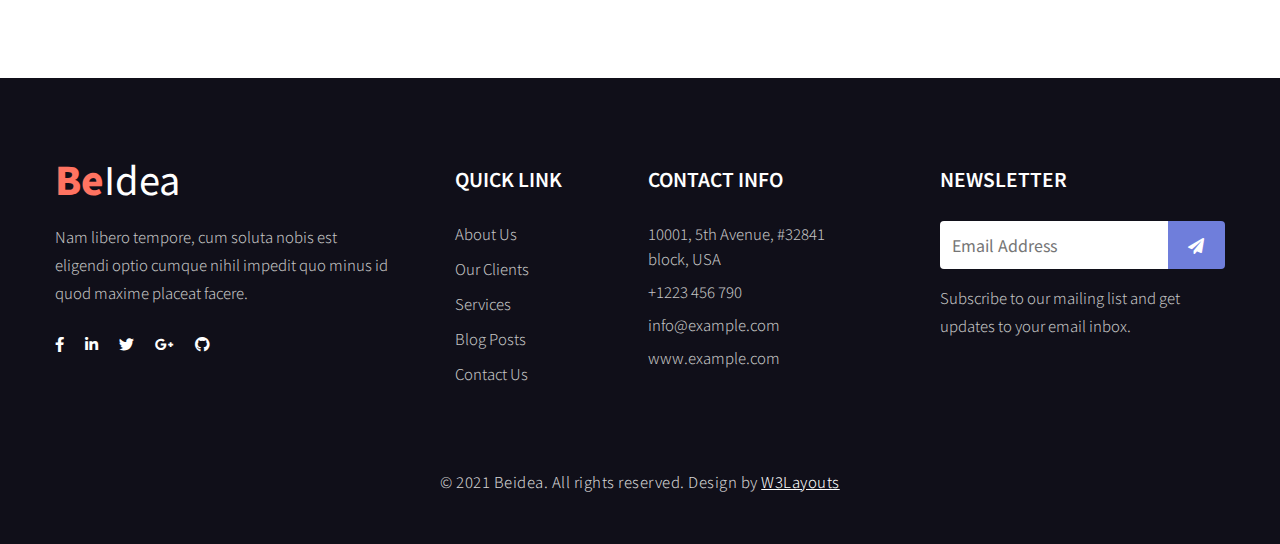
<file: myBionluk1/wwwroot/Beidea-Starter/about.html>
<!--
Author: W3layouts
Author URL: http://w3layouts.com
-->
<!doctype html>
<html lang="en">

<head>
    <!-- Required meta tags -->
    <meta charset="utf-8">
    <meta name="viewport" content="width=device-width, initial-scale=1, shrink-to-fit=no">
    <title>Beidea - Corporate Category Responsive Website Template - About Us : W3Layouts</title>
    <!-- google-fonts -->
    <link href="//fonts.googleapis.com/css2?family=Noto+Sans+JP:wght@100;300;400;500;700;900&display=swap"
        rel="stylesheet">
    <!-- //google-fonts -->
    <!-- Template CSS Style link -->
    <link rel="stylesheet" href="assets/css/style-starter.css">
</head>

<body>
    <!--header-->
    <header id="site-header" class="fixed-top">
        <div class="container">
            <nav class="navbar navbar-expand-lg stroke px-0">
                <h1>
                    <a class="navbar-brand" href="index.html">
                        <span>Be</span>Idea</a>
                </h1>
                <!-- if logo is image enable this
    <a class="navbar-brand" href="#index.html">
        <img src="image-path" alt="Your logo" title="Your logo" style="height:35px;" />
    </a> -->
                <button class="navbar-toggler  collapsed bg-gradient" type="button" data-toggle="collapse"
                    data-target="#navbarTogglerDemo02" aria-controls="navbarTogglerDemo02" aria-expanded="false"
                    aria-label="Toggle navigation">
                    <span class="navbar-toggler-icon fa icon-expand fa-bars"></span>
                    <span class="navbar-toggler-icon fa icon-close fa-times"></span>
                </button>

                <div class="collapse navbar-collapse" id="navbarTogglerDemo02">
                    <ul class="navbar-nav ml-lg-auto">
                        <li class="nav-item">
                            <a class="nav-link" href="index.html">Home <span class="sr-only">(current)</span></a>
                        </li>
                        <li class="nav-item active">
                            <a class="nav-link" href="about.html">About Us</a>
                        </li>
                        <li class="nav-item">
                            <a class="nav-link" href="services.html">Services</a>
                        </li>
                        <li class="nav-item">
                            <a class="nav-link" href="contact.html">Contact Us</a>
                        </li>
                    </ul>
                </div>
                <!-- toggle switch for light and dark theme -->
                <div class="cont-ser-position mt-lg-2">
                    <nav class="navigation">
                        <div class="theme-switch-wrapper">
                            <label class="theme-switch" for="checkbox">
                                <input type="checkbox" id="checkbox">
                                <div class="mode-container">
                                    <i class="gg-sun"></i>
                                    <i class="gg-moon"></i>
                                </div>
                            </label>
                        </div>
                    </nav>
                </div>
                <!-- //toggle switch for light and dark theme -->
            </nav>
        </div>
    </header>
    <!--//header-->

    <!-- inner banner -->
    <div class="inner-banner">
        <div class="w3l-breadcrumb">
            <div class="container">
                <h4 class="inner-text-title font-weight-bold">About Us</h4>
                <ul class="breadcrumbs-custom-path">
                    <li><a href="index.html">Home</a></li>
                    <li class="active"><i class="fas fa-angle-right mx-2"></i>About Us</li>
                </ul>
            </div>
        </div>
    </div>
    <!-- //inner banner -->

    <!-- about section -->
    <section class="w3l-about-2 py-5">
        <div class="container py-md-5 py-4">
            <div class="row align-items-center">
                <div class="col-lg-6 about-2-secs-left">
                    <div class="style-title position-relative">
                        <p class="text-uppercase">About Us</p>
                        <h3 class="title-style mb-sm-3 mb-2"><span>We Work</span> for your best Success
                        </h3>
                    </div>
                    <p>Consectetur adipiscing elit. Aliquam sit amet
                        efficitur tortor.Uspendisse efficitur orci urna. In et augue ornare, tempor massa in, luctus
                        sapien.</p>
                    <ul class="list-about-2 mt-sm-4 mt-3">
                        <li class="py-1"><i class="far fa-check-square"></i>Ut enim ad minim
                            veniam</li>
                        <li class="py-2"><i class="far fa-check-square"></i>Quis nostrud
                            exercitation
                            ullamco
                            laboris</li>
                        <li class="py-1"><i class="far fa-check-square"></i>Nisi ut aliquip ex
                            ea commodo
                            consequat</li>
                    </ul>
                    <a class="btn btn-style mt-5" href="services.html">View Our Services</a>
                </div>
                <div class="col-lg-6 about-2-secs-right mt-lg-4 mt-5">
                    <img src="assets/images/ab2.png" alt="" class="img-fluid" />
                </div>
            </div>
        </div>
    </section>
    <!-- //about section -->

    <!-- 3 grids with icon section -->
    <section class="w3l-feature-8">
        <div class="features-main py-5">
            <div class="container py-md-5 py-4">
                <div class="row text-center">
                    <div class="col-lg-3 col-sm-6 feature-body">
                        <div class="feature-icon">
                            <i class="fas fa-hand-holding-usd"></i>
                        </div>
                        <div class="feature-info">
                            <h3 class="feature-title mb-3"><a href="services.html">Financial Planning</a></h3>
                            <p>Sed ut perspiciatis unde omnis iste natus error sit accus antium dolor emque lauda ntium.
                            </p>
                            <a href="services.html" class="feature-link">Read More<i class="fas fa-angle-right"></i></a>
                        </div>
                    </div>
                    <div class="col-lg-3 col-sm-6 feature-body mt-sm-0 mt-5">
                        <div class="feature-icon">
                            <i class="fas fa-chart-line"></i>
                        </div>
                        <div class="feature-info">
                            <h3 class="feature-title mb-3"><a href="services.html">Business Growth</a></h3>
                            <p>Sed ut perspiciatis unde omnis iste natus error sit accus antium dolor emque lauda ntium.
                            </p>
                            <a href="services.html" class="feature-link">Read More<i class="fas fa-angle-right"></i></a>
                        </div>
                    </div>
                    <div class="col-lg-3 col-sm-6 feature-body mt-lg-0 mt-5">
                        <div class="feature-icon">
                            <i class="fas fa-piggy-bank"></i>
                        </div>
                        <div class="feature-info">
                            <h3 class="feature-title mb-3"><a href="services.html">Saving Strategy</a></h3>
                            <p>Sed ut perspiciatis unde omnis iste natus error sit accus antium dolor emque lauda ntium.
                            </p>
                            <a href="services.html" class="feature-link">Read More<i class="fas fa-angle-right"></i></a>
                        </div>
                    </div>
                    <div class="col-lg-3 col-sm-6 feature-body mt-lg-0 mt-5">
                        <div class="feature-icon">
                            <i class="fas fa-lightbulb"></i>
                        </div>
                        <div class="feature-info">
                            <h3 class="feature-title mb-3"><a href="services.html">Total SEO Solutions</a></h3>
                            <p>Sed ut perspiciatis unde omnis iste natus error sit accus antium dolor emque lauda ntium.
                            </p>
                            <a href="services.html" class="feature-link">Read More<i class="fas fa-angle-right"></i></a>
                        </div>
                    </div>
                </div>
            </div>
        </div>
    </section>
    <!-- //3 grids with icon section -->

    <!-- work section -->
    <section class="w3l-grids1">
        <div class="hny-three-grids py-5">
            <div class="container py-md-5 py-4">
                <div class="title-main text-center mx-auto mb-5" style="max-width:500px;">
                    <p class="text-uppercase">Our Work</p>
                    <h3 class="title-style">How Does it <span>Work?</span></h3>
                </div>
                <div class="row justify-content-center">
                    <div class="col-md-4 col-sm-6 mt-0 grids5-info">
                        <a href="#url"><img src="assets/images/abs1.jpg" class="img-fluid" alt=""></a>
                        <h4><a href="#url">Generate Ideas</a></h4>
                        <p>Lorem ipsum dolor sit amet consectetur adipisicing elit. Veniam esse? dolores impedit
                            doloremque.</p>
                    </div>
                    <div class="col-md-4 col-sm-6 mt-sm-0 mt-5 grids5-info">
                        <a href="#url"><img src="assets/images/abs2.jpg" class="img-fluid" alt=""></a>
                        <h4><a href="#url">Create Design</a></h4>
                        <p>Lorem ipsum dolor sit amet consectetur adipisicing elit. Veniam esse? dolores impedit
                            doloremque.</p>
                    </div>
                    <div class="col-md-4 col-sm-6 mt-md-0 mt-5 grids5-info">
                        <a href="#url"><img src="assets/images/abs3.jpg" class="img-fluid" alt=""></a>
                        <h4><a href="#url">Launch Project</a></h4>
                        <p>Lorem ipsum dolor sit amet consectetur adipisicing elit. Veniam esse? dolores impedit
                            doloremque.</p>
                    </div>
                </div>
            </div>
        </div>
    </section>
    <!-- //work section -->

    <!-- stats -->
    <section class="w3_stats py-5" id="stats">
        <div class="container py-md-5 py-4">
            <div class="w3-stats">
                <div class="row text-center">
                    <div class="col-md-3 col-6">
                        <div class="counter">
                            <div class="timer count-title count-number" data-to="5100" data-speed="1500"></div>
                            <p class="count-text">Activate Project</p>
                        </div>
                    </div>
                    <div class="col-md-3 col-6">
                        <div class="counter">
                            <div class="timer count-title count-number" data-to="971" data-speed="1500"></div>
                            <p class="count-text">Expert Team</p>
                        </div>
                    </div>
                    <div class="col-md-3 col-6 mt-md-0 mt-4">
                        <div class="counter">
                            <div class="timer count-title count-number" data-to="7600" data-speed="1500"></div>
                            <p class="count-text">Satisfied Clients</p>
                        </div>
                    </div>
                    <div class="col-md-3 col-6 mt-md-0 mt-4">
                        <div class="counter border-right-0">
                            <div class="timer count-title count-number" data-to="367" data-speed="1500"></div>
                            <p class="count-text">Awards Won</p>
                        </div>
                    </div>
                </div>
            </div>
        </div>
    </section>
    <!-- //stats -->

    <!-- team section -->
    <section class="w3l-team py-5">
        <div class="container py-md-5 py-4">
            <div class="title-main text-center mx-auto mb-5" style="max-width:500px;">
                <p class="text-uppercase">Our Team</p>
                <h3 class="title-style">Meet The <span>Professionals!</span></h3>
            </div>
            <div class="row text-center">
                <div class="col-lg-3 col-sm-6">
                    <div class="team-block-single">
                        <div class="team-grids">
                            <a href="#team-single">
                                <img src="assets/images/team1.jpg" class="img-fluid" alt="">
                            </a>
                            <div class="team-info">
                                <div class="social-icons-section">
                                    <a class="fac" href="#facebook">
                                        <span class="fab fa-facebook-f"></span>
                                    </a>
                                    <a class="twitter mx-2" href="#twitter">
                                        <span class="fab fa-twitter"></span>
                                    </a>
                                    <a class="google" href="#google-plus">
                                        <span class="fab fa-google-plus-g"></span>
                                    </a>
                                </div>
                            </div>
                        </div>
                        <div class="team-bottom-block p-4">
                            <h5 class="member mb-1"><a href="#team">Olive Yew</a></h5>
                            <small>CEO of Company</small>
                        </div>
                    </div>
                </div>
                <div class="col-lg-3 col-sm-6 mt-5">
                    <div class="team-block-single">
                        <div class="team-grids">
                            <a href="#team-single">
                                <img src="assets/images/team2.jpg" class="img-fluid" alt="">
                            </a>
                            <div class="team-info">
                                <div class="social-icons-section">
                                    <a class="fac" href="#facebook">
                                        <span class="fab fa-facebook-f"></span>
                                    </a>
                                    <a class="twitter mx-2" href="#twitter">
                                        <span class="fab fa-twitter"></span>
                                    </a>
                                    <a class="google" href="#google-plus">
                                        <span class="fab fa-google-plus-g"></span>
                                    </a>
                                </div>
                            </div>
                        </div>
                        <div class="team-bottom-block p-4">
                            <h5 class="member mb-1 active"><a href="#team">Aida Joe</a></h5>
                            <small>Team Leader</small>
                        </div>
                    </div>
                </div>
                <div class="col-lg-3 col-sm-6 mt-lg-0 mt-4">
                    <div class="team-block-single">
                        <div class="team-grids">
                            <a href="#team-single">
                                <img src="assets/images/team3.jpg" class="img-fluid" alt="">
                            </a>
                            <div class="team-info">
                                <div class="social-icons-section">
                                    <a class="fac" href="#facebook">
                                        <span class="fab fa-facebook-f"></span>
                                    </a>
                                    <a class="twitter mx-2" href="#twitter">
                                        <span class="fab fa-twitter"></span>
                                    </a>
                                    <a class="google" href="#google-plus">
                                        <span class="fab fa-google-plus-g"></span>
                                    </a>
                                </div>
                            </div>
                        </div>
                        <div class="team-bottom-block p-4">
                            <h5 class="member mb-1"><a href="#team">Teri Dac</a></h5>
                            <small>Manager of Company</small>
                        </div>
                    </div>
                </div>
                <div class="col-lg-3 col-sm-6 mt-5">
                    <div class="team-block-single">
                        <div class="team-grids">
                            <a href="#team-single">
                                <img src="assets/images/team4.jpg" class="img-fluid" alt="">
                            </a>
                            <div class="team-info">
                                <div class="social-icons-section">
                                    <a class="fac" href="#facebook">
                                        <span class="fab fa-facebook-f"></span>
                                    </a>
                                    <a class="twitter mx-2" href="#twitter">
                                        <span class="fab fa-twitter"></span>
                                    </a>
                                    <a class="google" href="#google-plus">
                                        <span class="fab fa-google-plus-g"></span>
                                    </a>
                                </div>
                            </div>
                        </div>
                        <div class="team-bottom-block p-4">
                            <h5 class="member mb-1"><a href="#team">Anton Bne</a></h5>
                            <small>Chef Advisor</small>
                        </div>
                    </div>
                </div>
            </div>
        </div>
    </section>
    <!-- //team setion -->

    <!-- footer -->
    <footer class="w3l-footer-16 py-5">
        <div class="container pt-md-4">
            <div class="row footer-p">
                <div class="col-lg-4 pr-lg-5">
                    <a class="footer-logo" href="index.html">
                        <span>Be</span>Idea</a>
                    <p class="mt-3">Nam libero tempore, cum soluta nobis est eligendi optio cumque nihil impedit quo
                        minus id quod maxime placeat facere.</p>
                    <div class="columns-2 mt-4">
                        <ul class="social">
                            <li><a href="#facebook"><i class="fab fa-facebook-f"></i></a>
                            </li>
                            <li><a href="#linkedin"><i class="fab fa-linkedin-in"></i></a>
                            </li>
                            <li><a href="#twitter"><i class="fab fa-twitter"></i></a>
                            </li>
                            <li><a href="#google"><i class="fab fa-google-plus-g"></i></a>
                            </li>
                            <li><a href="#github"><i class="fab fa-github"></i></a>
                            </li>
                        </ul>
                    </div>
                </div>
                <div class="col-lg-5 mt-lg-0 mt-5">
                    <div class="row">
                        <div class="col-xl-5 col-6 column">
                            <h3 class="mt-lg-3">Quick Link</h3>
                            <ul class="footer-gd-16">
                                <li><a href="about.html">About Us</a></li>
                                <li><a href="#clients">Our Clients</a></li>
                                <li><a href="services.html">Services</a></li>
                                <li><a href="#blog">Blog Posts</a></li>
                                <li><a href="contact.html">Contact Us</a></li>
                            </ul>
                        </div>
                        <div class="col-xl-5 col-6 column pl-lg-0">
                            <h3 class="mt-lg-3">Contact Info</h3>
                            <ul class="footer-contact-list">
                                <li class="">10001, 5th Avenue,
                                    #32841 block, USA</li>
                                <li class="mt-2"><a href="tel:+12 23456790">+1223 456 790</a></li>
                                <li class="mt-2"><a href="mailto:info@example.com">info@example.com</a></li>
                                <li class="mt-2"><a href="mailto:info@example.com">www.example.com</a></li>
                            </ul>
                        </div>
                    </div>
                </div>
                <div class="col-lg-3 col-md-7 col-sm-8 column mt-lg-0 mt-4 pl-xl-0">
                    <h3 class="mt-lg-3">Newsletter </h3>
                    <div class="end-column">
                        <form action="#" class="subscribe" method="post">
                            <input type="email" name="email" placeholder="Email Address" required="">
                            <button><span class="fa fa-paper-plane" aria-hidden="true"></span></button>
                        </form>
                        <p>Subscribe to our mailing list and get updates to your email inbox.</p>
                    </div>
                </div>
            </div>
            <div class="below-section text-center pt-lg-4 mt-5">
                <p class="copy-text">&copy; 2021 Beidea. All rights reserved. Design by <a href="https://w3layouts.com/"
                        target="_blank"> W3Layouts</a>
                </p>
            </div>
        </div>
    </footer>
    <!-- //footer -->

    <!-- Js scripts -->
    <!-- move top -->
    <button onclick="topFunction()" id="movetop" title="Go to top">
        <span class="fas fa-level-up-alt" aria-hidden="true"></span>
    </button>
    <script>
        // When the user scrolls down 20px from the top of the document, show the button
        window.onscroll = function () {
            scrollFunction()
        };

        function scrollFunction() {
            if (document.body.scrollTop > 20 || document.documentElement.scrollTop > 20) {
                document.getElementById("movetop").style.display = "block";
            } else {
                document.getElementById("movetop").style.display = "none";
            }
        }

        // When the user clicks on the button, scroll to the top of the document
        function topFunction() {
            document.body.scrollTop = 0;
            document.documentElement.scrollTop = 0;
        }
    </script>
    <!-- //move top -->

    <!-- common jquery plugin -->
    <script src="assets/js/jquery-3.3.1.min.js"></script>
    <!-- //common jquery plugin -->

    <!-- counter for stats -->
    <script src="assets/js/counter.js"></script>
    <!-- //counter for stats -->

    <!-- theme switch js (light and dark)-->
    <script src="assets/js/theme-change.js"></script>
    <script>
        function autoType(elementClass, typingSpeed) {
            var thhis = $(elementClass);
            thhis.css({
                "position": "relative",
                "display": "inline-block"
            });
            thhis.prepend('<div class="cursor" style="right: initial; left:0;"></div>');
            thhis = thhis.find(".text-js");
            var text = thhis.text().trim().split('');
            var amntOfChars = text.length;
            var newString = "";
            thhis.text("|");
            setTimeout(function () {
                thhis.css("opacity", 1);
                thhis.prev().removeAttr("style");
                thhis.text("");
                for (var i = 0; i < amntOfChars; i++) {
                    (function (i, char) {
                        setTimeout(function () {
                            newString += char;
                            thhis.text(newString);
                        }, i * typingSpeed);
                    })(i + 1, text[i]);
                }
            }, 1500);
        }

        $(document).ready(function () {
            // Now to start autoTyping just call the autoType function with the 
            // class of outer div
            // The second paramter is the speed between each letter is typed.   
            autoType(".type-js", 200);
        });
    </script>
    <!-- //theme switch js (light and dark)-->

    <!-- MENU-JS -->
    <script>
        $(window).on("scroll", function () {
            var scroll = $(window).scrollTop();

            if (scroll >= 80) {
                $("#site-header").addClass("nav-fixed");
            } else {
                $("#site-header").removeClass("nav-fixed");
            }
        });

        //Main navigation Active Class Add Remove
        $(".navbar-toggler").on("click", function () {
            $("header").toggleClass("active");
        });
        $(document).on("ready", function () {
            if ($(window).width() > 991) {
                $("header").removeClass("active");
            }
            $(window).on("resize", function () {
                if ($(window).width() > 991) {
                    $("header").removeClass("active");
                }
            });
        });
    </script>
    <!-- //MENU-JS -->

    <!-- disable body scroll which navbar is in active -->
    <script>
        $(function () {
            $('.navbar-toggler').click(function () {
                $('body').toggleClass('noscroll');
            })
        });
    </script>
    <!-- //disable body scroll which navbar is in active -->

    <!--bootstrap-->
    <script src="assets/js/bootstrap.min.js"></script>
    <!-- //bootstrap-->
    <!-- //Js scripts -->
</body>

</html>
</file>
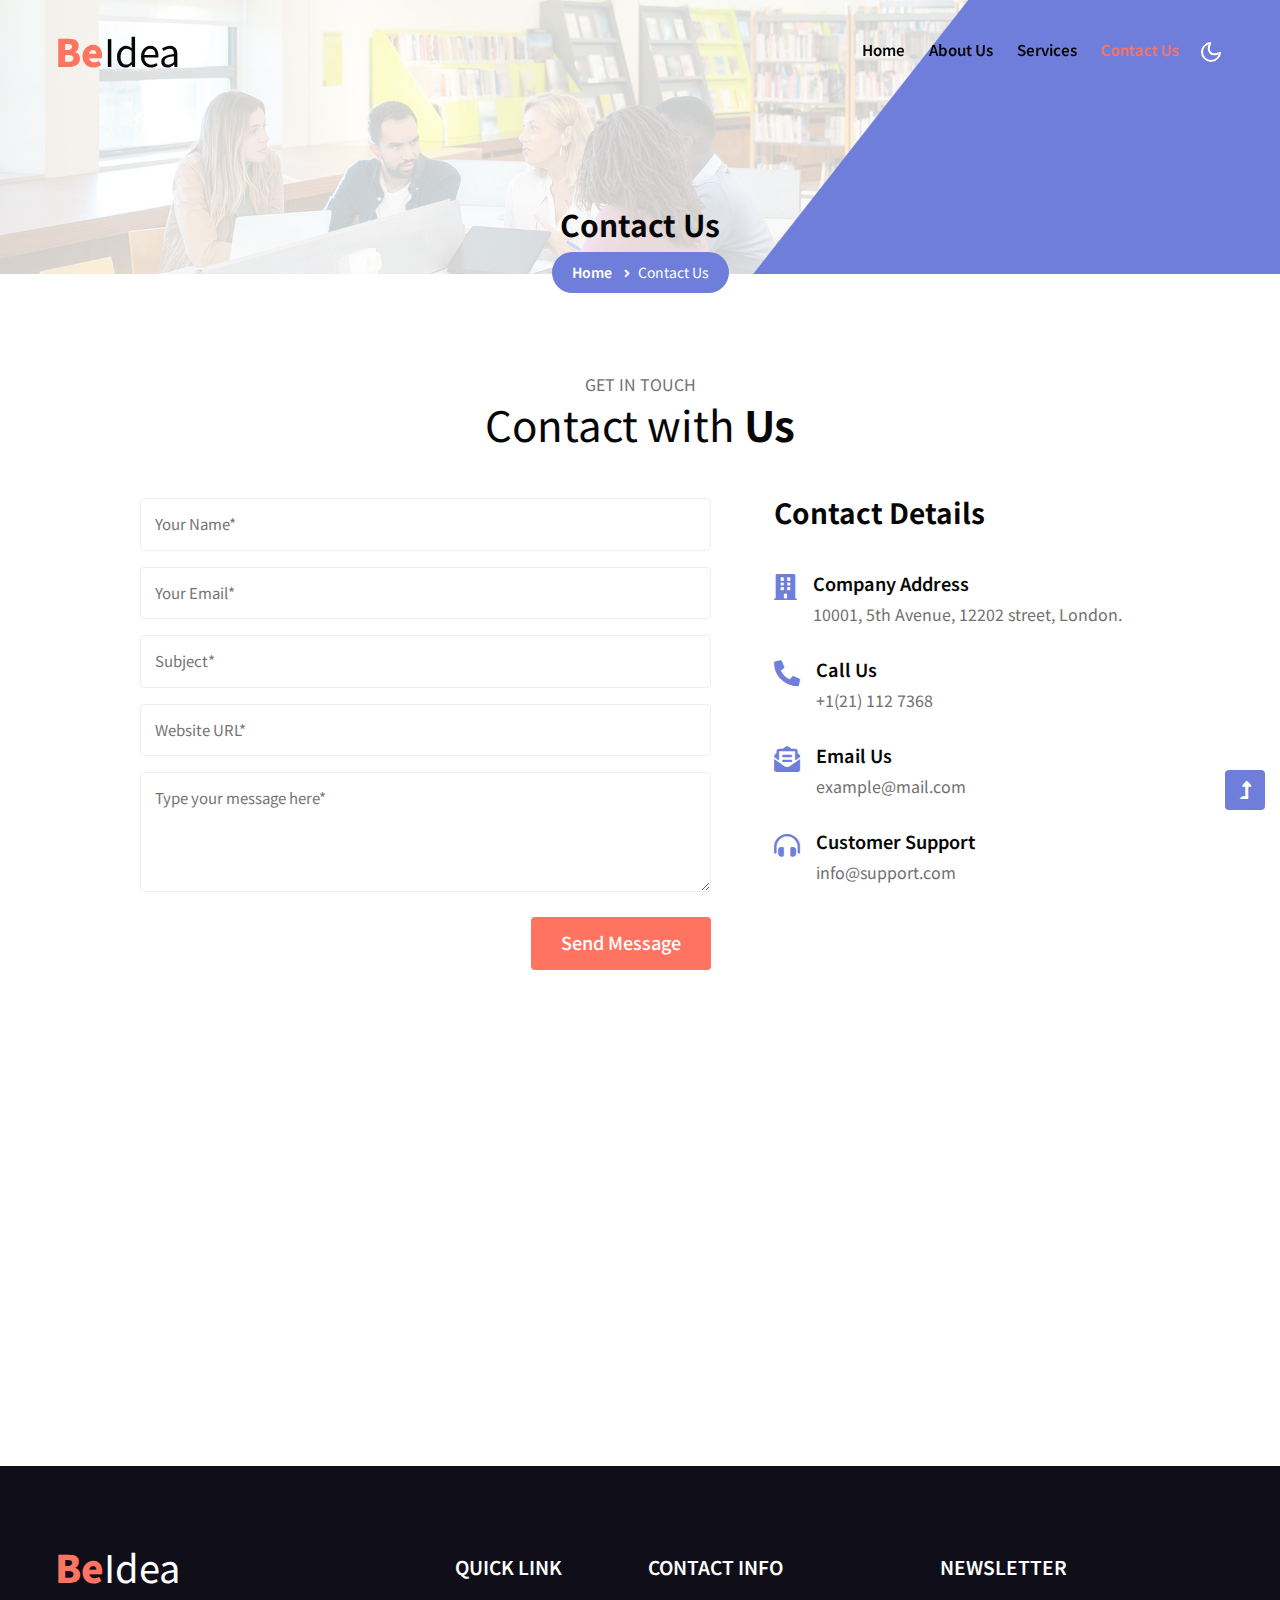
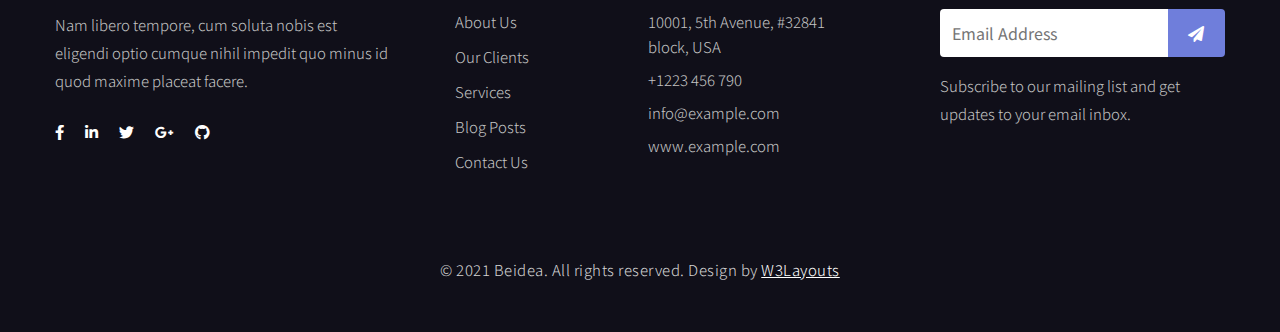
<file: myBionluk1/wwwroot/Beidea-Starter/contact.html>
<!--
Author: W3layouts
Author URL: http://w3layouts.com
-->
<!doctype html>
<html lang="en">

<head>
    <!-- Required meta tags -->
    <meta charset="utf-8">
    <meta name="viewport" content="width=device-width, initial-scale=1, shrink-to-fit=no">
    <title>Beidea - Corporate Category Responsive Website Template - Contact Us : W3Layouts</title>
    <!-- google-fonts -->
    <link href="//fonts.googleapis.com/css2?family=Noto+Sans+JP:wght@100;300;400;500;700;900&display=swap"
        rel="stylesheet">
    <!-- //google-fonts -->
    <!-- Template CSS Style link -->
    <link rel="stylesheet" href="assets/css/style-starter.css">
</head>

<body>
    <!--header-->
    <header id="site-header" class="fixed-top">
        <div class="container">
            <nav class="navbar navbar-expand-lg stroke px-0">
                <h1>
                    <a class="navbar-brand" href="index.html">
                        <span>Be</span>Idea</a>
                </h1>
                <!-- if logo is image enable this
    <a class="navbar-brand" href="#index.html">
        <img src="image-path" alt="Your logo" title="Your logo" style="height:35px;" />
    </a> -->
                <button class="navbar-toggler  collapsed bg-gradient" type="button" data-toggle="collapse"
                    data-target="#navbarTogglerDemo02" aria-controls="navbarTogglerDemo02" aria-expanded="false"
                    aria-label="Toggle navigation">
                    <span class="navbar-toggler-icon fa icon-expand fa-bars"></span>
                    <span class="navbar-toggler-icon fa icon-close fa-times"></span>
                </button>

                <div class="collapse navbar-collapse" id="navbarTogglerDemo02">
                    <ul class="navbar-nav ml-lg-auto">
                        <li class="nav-item">
                            <a class="nav-link" href="index.html">Home <span class="sr-only">(current)</span></a>
                        </li>
                        <li class="nav-item">
                            <a class="nav-link" href="about.html">About Us</a>
                        </li>
                        <li class="nav-item">
                            <a class="nav-link" href="services.html">Services</a>
                        </li>
                        <li class="nav-item active">
                            <a class="nav-link" href="contact.html">Contact Us</a>
                        </li>
                    </ul>
                </div>
                <!-- toggle switch for light and dark theme -->
                <div class="cont-ser-position mt-lg-2">
                    <nav class="navigation">
                        <div class="theme-switch-wrapper">
                            <label class="theme-switch" for="checkbox">
                                <input type="checkbox" id="checkbox">
                                <div class="mode-container">
                                    <i class="gg-sun"></i>
                                    <i class="gg-moon"></i>
                                </div>
                            </label>
                        </div>
                    </nav>
                </div>
                <!-- //toggle switch for light and dark theme -->
            </nav>
        </div>
    </header>
    <!--//header-->

    <!-- inner banner -->
    <div class="inner-banner">
        <div class="w3l-breadcrumb">
            <div class="container">
                <h4 class="inner-text-title font-weight-bold">Contact Us</h4>
                <ul class="breadcrumbs-custom-path">
                    <li><a href="index.html">Home</a></li>
                    <li class="active"><i class="fas fa-angle-right mx-2"></i>Contact Us</li>
                </ul>
            </div>
        </div>
    </div>
    <!-- //inner banner -->

    <!-- contact section -->
    <section class="w3l-contact py-5" id="contact">
        <div class="container py-md-5 py-4">
            <div class="title-main text-center mx-auto mb-5" style="max-width:500px;">
                <p class="text-uppercase">Get In Touch</p>
                <h3 class="title-style">Contact with <span>Us</span></h3>
            </div>
            <div class="mx-auto" style="max-width:1000px">
                <div class="row contact-block">
                    <div class="col-md-7 contact-right">
                        <form action="https://sendmail.w3layouts.com/submitForm" method="post" class="signin-form">
                            <div class="input-grids">
                                <input type="text" name="w3lName" id="w3lName" placeholder="Your Name*"
                                    class="contact-input" required="" />
                                <input type="email" name="w3lSender" id="w3lSender" placeholder="Your Email*"
                                    class="contact-input" required="" />
                                <input type="text" name="w3lSubect" id="w3lSubect" placeholder="Subject*"
                                    class="contact-input" required="" />
                                <input type="text" name="w3lWebsite" id="w3lWebsite" placeholder="Website URL*"
                                    class="contact-input" required="" />
                            </div>
                            <div class="form-input">
                                <textarea name="w3lMessage" id="w3lMessage" placeholder="Type your message here*"
                                    required=""></textarea>
                            </div>
                            <div class="text-right">
                                <button class="btn btn-style">Send Message</button>
                            </div>
                        </form>
                    </div>
                    <div class="col-md-5 contact-left pl-lg-5 mt-md-0 mt-5">
                        <h3 class="font-weight-bold mb-md-5 mb-4">Contact Details</h3>
                        <div class="cont-details">
                            <div class="d-flex contact-grid">
                                <div class="cont-left text-center mr-3">
                                    <i class="fas fa-building"></i>
                                </div>
                                <div class="cont-right">
                                    <h6>Company Address</h6>
                                    <p>10001, 5th Avenue, 12202 street, London.</p>
                                </div>
                            </div>
                            <div class="d-flex contact-grid mt-4 pt-lg-2">
                                <div class="cont-left text-center mr-3">
                                    <i class="fas fa-phone-alt"></i>
                                </div>
                                <div class="cont-right">
                                    <h6>Call Us</h6>
                                    <p><a href="tel:+1(21) 234 4567">+1(21) 112 7368</a></p>
                                </div>
                            </div>
                            <div class="d-flex contact-grid mt-4 pt-lg-2">
                                <div class="cont-left text-center mr-3">
                                    <i class="fas fa-envelope-open-text"></i>
                                </div>
                                <div class="cont-right">
                                    <h6>Email Us</h6>
                                    <p><a href="mailto:example@mail.com" class="mail">example@mail.com</a></p>
                                </div>
                            </div>
                            <div class="d-flex contact-grid mt-4 pt-lg-2">
                                <div class="cont-left text-center mr-3">
                                    <i class="fas fa-headphones-alt"></i>
                                </div>
                                <div class="cont-right">
                                    <h6>Customer Support</h6>
                                    <p><a href="mailto:info@support.com" class="mail">info@support.com</a></p>
                                </div>
                            </div>
                        </div>
                    </div>
                </div>
            </div>
        </div>
    </section>
    <!-- map -->
    <div class="map">
        <iframe
            src="https://www.google.com/maps/embed?pb=!1m18!1m12!1m3!1d317718.69319292053!2d-0.3817765050863085!3d51.528307984912544!2m3!1f0!2f0!3f0!3m2!1i1024!2i768!4f13.1!3m3!1m2!1s0x47d8a00baf21de75%3A0x52963a5addd52a99!2sLondon%2C+UK!5e0!3m2!1sen!2spl!4v1562654563739!5m2!1sen!2spl"
            width="100%" height="400" frameborder="0" style="border: 0px;" allowfullscreen=""></iframe>
    </div>
    <!-- //contact section -->

    <!-- footer -->
    <footer class="w3l-footer-16 py-5">
        <div class="container pt-md-4">
            <div class="row footer-p">
                <div class="col-lg-4 pr-lg-5">
                    <a class="footer-logo" href="index.html">
                        <span>Be</span>Idea</a>
                    <p class="mt-3">Nam libero tempore, cum soluta nobis est eligendi optio cumque nihil impedit quo
                        minus id quod maxime placeat facere.</p>
                    <div class="columns-2 mt-4">
                        <ul class="social">
                            <li><a href="#facebook"><i class="fab fa-facebook-f"></i></a>
                            </li>
                            <li><a href="#linkedin"><i class="fab fa-linkedin-in"></i></a>
                            </li>
                            <li><a href="#twitter"><i class="fab fa-twitter"></i></a>
                            </li>
                            <li><a href="#google"><i class="fab fa-google-plus-g"></i></a>
                            </li>
                            <li><a href="#github"><i class="fab fa-github"></i></a>
                            </li>
                        </ul>
                    </div>
                </div>
                <div class="col-lg-5 mt-lg-0 mt-5">
                    <div class="row">
                        <div class="col-xl-5 col-6 column">
                            <h3 class="mt-lg-3">Quick Link</h3>
                            <ul class="footer-gd-16">
                                <li><a href="about.html">About Us</a></li>
                                <li><a href="#clients">Our Clients</a></li>
                                <li><a href="services.html">Services</a></li>
                                <li><a href="#blog">Blog Posts</a></li>
                                <li><a href="contact.html">Contact Us</a></li>
                            </ul>
                        </div>
                        <div class="col-xl-5 col-6 column pl-lg-0">
                            <h3 class="mt-lg-3">Contact Info</h3>
                            <ul class="footer-contact-list">
                                <li class="">10001, 5th Avenue,
                                    #32841 block, USA</li>
                                <li class="mt-2"><a href="tel:+12 23456790">+1223 456 790</a></li>
                                <li class="mt-2"><a href="mailto:info@example.com">info@example.com</a></li>
                                <li class="mt-2"><a href="mailto:info@example.com">www.example.com</a></li>
                            </ul>
                        </div>
                    </div>
                </div>
                <div class="col-lg-3 col-md-7 col-sm-8 column mt-lg-0 mt-4 pl-xl-0">
                    <h3 class="mt-lg-3">Newsletter </h3>
                    <div class="end-column">
                        <form action="#" class="subscribe" method="post">
                            <input type="email" name="email" placeholder="Email Address" required="">
                            <button><span class="fa fa-paper-plane" aria-hidden="true"></span></button>
                        </form>
                        <p>Subscribe to our mailing list and get updates to your email inbox.</p>
                    </div>
                </div>
            </div>
            <div class="below-section text-center pt-lg-4 mt-5">
                <p class="copy-text">&copy; 2021 Beidea. All rights reserved. Design by <a href="https://w3layouts.com/"
                        target="_blank"> W3Layouts</a>
                </p>
            </div>
        </div>
    </footer>
    <!-- //footer -->

    <!-- Js scripts -->
    <!-- move top -->
    <button onclick="topFunction()" id="movetop" title="Go to top">
        <span class="fas fa-level-up-alt" aria-hidden="true"></span>
    </button>
    <script>
        // When the user scrolls down 20px from the top of the document, show the button
        window.onscroll = function () {
            scrollFunction()
        };

        function scrollFunction() {
            if (document.body.scrollTop > 20 || document.documentElement.scrollTop > 20) {
                document.getElementById("movetop").style.display = "block";
            } else {
                document.getElementById("movetop").style.display = "none";
            }
        }

        // When the user clicks on the button, scroll to the top of the document
        function topFunction() {
            document.body.scrollTop = 0;
            document.documentElement.scrollTop = 0;
        }
    </script>
    <!-- //move top -->

    <!-- common jquery plugin -->
    <script src="assets/js/jquery-3.3.1.min.js"></script>
    <!-- //common jquery plugin -->

    <!-- theme switch js (light and dark)-->
    <script src="assets/js/theme-change.js"></script>
    <script>
        function autoType(elementClass, typingSpeed) {
            var thhis = $(elementClass);
            thhis.css({
                "position": "relative",
                "display": "inline-block"
            });
            thhis.prepend('<div class="cursor" style="right: initial; left:0;"></div>');
            thhis = thhis.find(".text-js");
            var text = thhis.text().trim().split('');
            var amntOfChars = text.length;
            var newString = "";
            thhis.text("|");
            setTimeout(function () {
                thhis.css("opacity", 1);
                thhis.prev().removeAttr("style");
                thhis.text("");
                for (var i = 0; i < amntOfChars; i++) {
                    (function (i, char) {
                        setTimeout(function () {
                            newString += char;
                            thhis.text(newString);
                        }, i * typingSpeed);
                    })(i + 1, text[i]);
                }
            }, 1500);
        }

        $(document).ready(function () {
            // Now to start autoTyping just call the autoType function with the 
            // class of outer div
            // The second paramter is the speed between each letter is typed.   
            autoType(".type-js", 200);
        });
    </script>
    <!-- //theme switch js (light and dark)-->

    <!-- MENU-JS -->
    <script>
        $(window).on("scroll", function () {
            var scroll = $(window).scrollTop();

            if (scroll >= 80) {
                $("#site-header").addClass("nav-fixed");
            } else {
                $("#site-header").removeClass("nav-fixed");
            }
        });

        //Main navigation Active Class Add Remove
        $(".navbar-toggler").on("click", function () {
            $("header").toggleClass("active");
        });
        $(document).on("ready", function () {
            if ($(window).width() > 991) {
                $("header").removeClass("active");
            }
            $(window).on("resize", function () {
                if ($(window).width() > 991) {
                    $("header").removeClass("active");
                }
            });
        });
    </script>
    <!-- //MENU-JS -->

    <!-- disable body scroll which navbar is in active -->
    <script>
        $(function () {
            $('.navbar-toggler').click(function () {
                $('body').toggleClass('noscroll');
            })
        });
    </script>
    <!-- //disable body scroll which navbar is in active -->

    <!--bootstrap-->
    <script src="assets/js/bootstrap.min.js"></script>
    <!-- //bootstrap-->
    <!-- //Js scripts -->
</body>

</html>
</file>
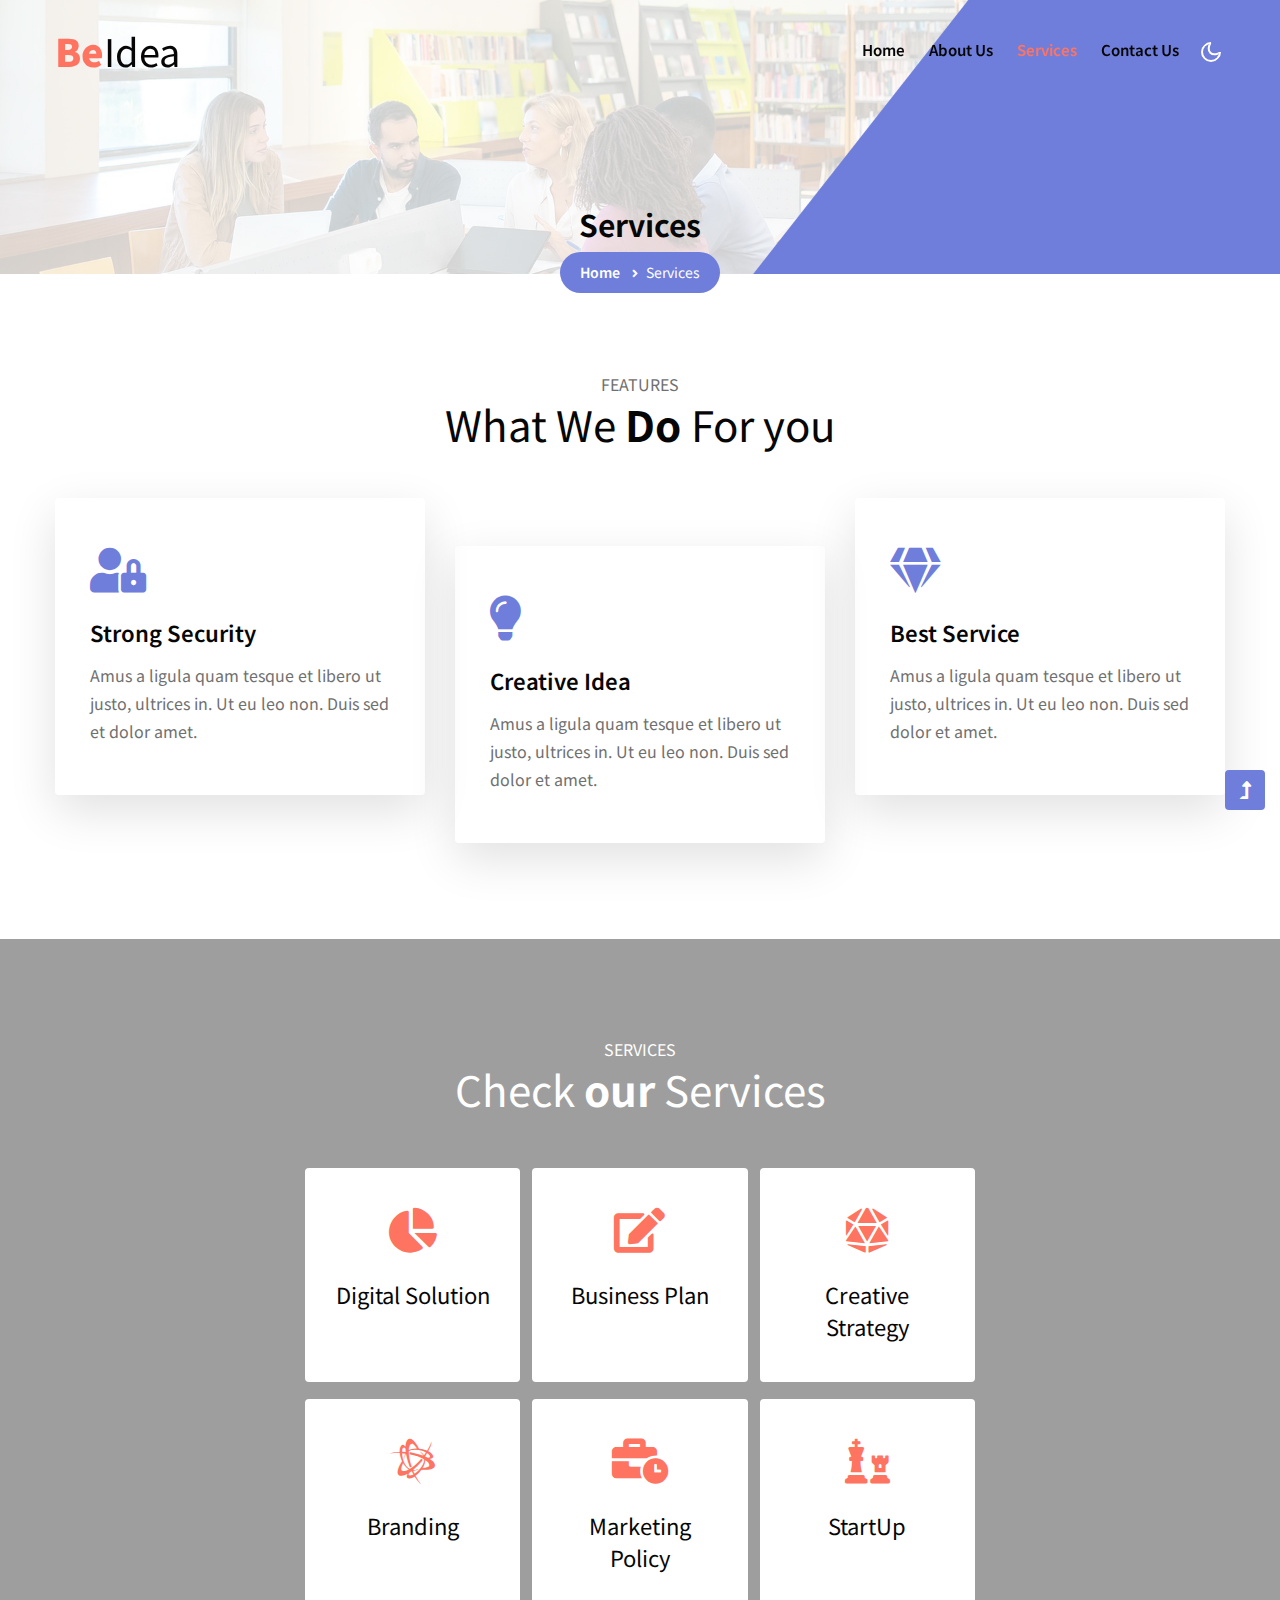
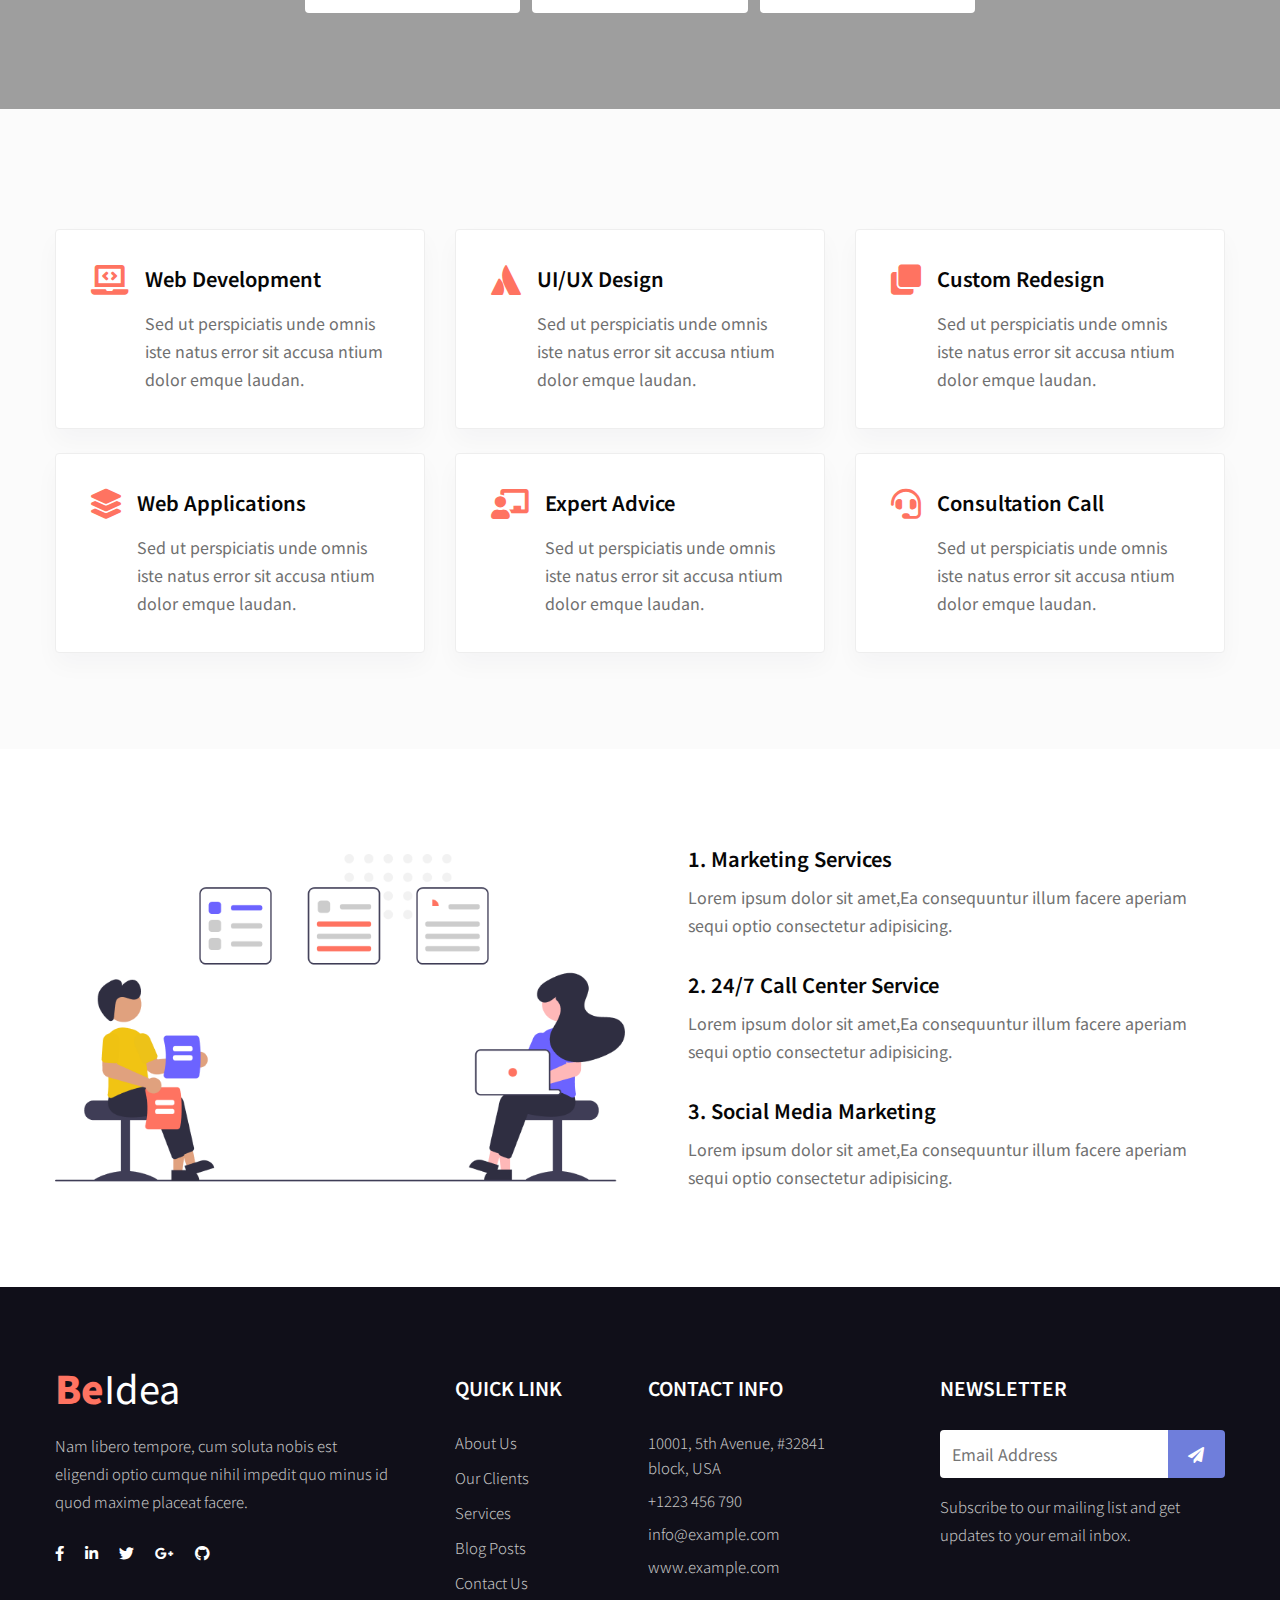
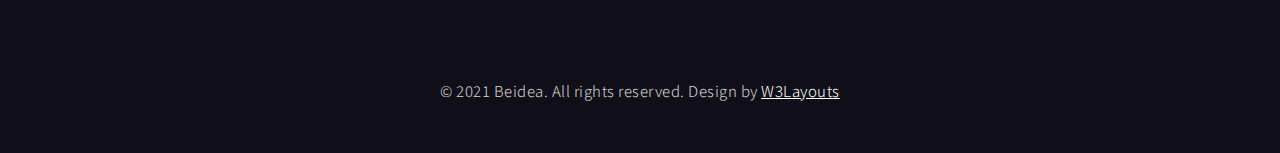
<file: myBionluk1/wwwroot/Beidea-Starter/services.html>
<!--
Author: W3layouts
Author URL: http://w3layouts.com
-->
<!doctype html>
<html lang="en">

<head>
    <!-- Required meta tags -->
    <meta charset="utf-8">
    <meta name="viewport" content="width=device-width, initial-scale=1, shrink-to-fit=no">
    <title>Beidea - Corporate Category Responsive Website Template - Services : W3Layouts</title>
    <!-- google-fonts -->
    <link href="//fonts.googleapis.com/css2?family=Noto+Sans+JP:wght@100;300;400;500;700;900&display=swap"
        rel="stylesheet">
    <!-- //google-fonts -->
    <!-- Template CSS Style link -->
    <link rel="stylesheet" href="assets/css/style-starter.css">
</head>

<body>
    <!--header-->
    <header id="site-header" class="fixed-top">
        <div class="container">
            <nav class="navbar navbar-expand-lg stroke px-0">
                <h1>
                    <a class="navbar-brand" href="index.html">
                        <span>Be</span>Idea</a>
                </h1>
                <!-- if logo is image enable this
    <a class="navbar-brand" href="#index.html">
        <img src="image-path" alt="Your logo" title="Your logo" style="height:35px;" />
    </a> -->
                <button class="navbar-toggler  collapsed bg-gradient" type="button" data-toggle="collapse"
                    data-target="#navbarTogglerDemo02" aria-controls="navbarTogglerDemo02" aria-expanded="false"
                    aria-label="Toggle navigation">
                    <span class="navbar-toggler-icon fa icon-expand fa-bars"></span>
                    <span class="navbar-toggler-icon fa icon-close fa-times"></span>
                </button>

                <div class="collapse navbar-collapse" id="navbarTogglerDemo02">
                    <ul class="navbar-nav ml-lg-auto">
                        <li class="nav-item">
                            <a class="nav-link" href="index.html">Home <span class="sr-only">(current)</span></a>
                        </li>
                        <li class="nav-item">
                            <a class="nav-link" href="about.html">About Us</a>
                        </li>
                        <li class="nav-item active">
                            <a class="nav-link" href="services.html">Services</a>
                        </li>
                        <li class="nav-item">
                            <a class="nav-link" href="contact.html">Contact Us</a>
                        </li>
                    </ul>
                </div>
                <!-- toggle switch for light and dark theme -->
                <div class="cont-ser-position mt-lg-2">
                    <nav class="navigation">
                        <div class="theme-switch-wrapper">
                            <label class="theme-switch" for="checkbox">
                                <input type="checkbox" id="checkbox">
                                <div class="mode-container">
                                    <i class="gg-sun"></i>
                                    <i class="gg-moon"></i>
                                </div>
                            </label>
                        </div>
                    </nav>
                </div>
                <!-- //toggle switch for light and dark theme -->
            </nav>
        </div>
    </header>
    <!--//header-->

    <!-- inner banner -->
    <div class="inner-banner">
        <div class="w3l-breadcrumb">
            <div class="container">
                <h4 class="inner-text-title font-weight-bold">Services</h4>
                <ul class="breadcrumbs-custom-path">
                    <li><a href="index.html">Home</a></li>
                    <li class="active"><i class="fas fa-angle-right mx-2"></i>Services</li>
                </ul>
            </div>
        </div>
    </div>
    <!-- //inner banner -->

    <!-- banner bottom section -->
    <section class="w3l-bottom-grids-6 py-5">
        <div class="container py-md-5 py-4">
            <div class="title-main text-center mx-auto mb-5" style="max-width:500px;">
                <p class="text-uppercase">Features</p>
                <h3 class="title-style">What We <span>Do </span> For you</h3>
            </div>
            <div class="row">
                <div class="col-lg-4 col-md-6 grids-feature">
                    <div class="area-box">
                        <i class="fas fa-user-lock"></i>
                        <h4><a href="about.html" class="title-head">Strong Security</a></h4>
                        <p class="">Amus a ligula quam tesque et libero ut justo, ultrices in. Ut eu leo non. Duis
                            sed et dolor amet.</p>
                    </div>
                </div>
                <div class="col-lg-4 col-md-6 grids-feature mt-5">
                    <div class="area-box">
                        <i class="fas fa-lightbulb"></i>
                        <h4><a href="about.html" class="title-head">Creative Idea</a></h4>
                        <p class="">Amus a ligula quam tesque et libero ut justo, ultrices in. Ut eu leo non. Duis
                            sed dolor et amet.</p>
                    </div>
                </div>
                <div class="col-lg-4 col-md-6 grids-feature mt-md-0 mt-5">
                    <div class="area-box">
                        <i class="fas fa-gem"></i>
                        <h4><a href="about.html" class="title-head">Best Service</a></h4>
                        <p class="">Amus a ligula quam tesque et libero ut justo, ultrices in. Ut eu leo non. Duis
                            sed dolor et amet.</p>
                    </div>
                </div>
            </div>
        </div>
    </section>
    <!-- //banner bottom section -->

    <!-- features section -->
    <section class="w3l-features py-5">
        <div class="container py-md-5 py-4">
            <div class="title-main text-center mx-auto mb-sm-5 mb-4" style="max-width:500px;">
                <p class="text-uppercase text-white">Services</p>
                <h3 class="title-style text-white">Check <span>our</span> Services</h3>
            </div>
            <div class="row main-cont-wthree-2 justify-content-center">
                <div class="col-lg-7 feature-grid-right">
                    <div class="call-grids-w3 d-grid">
                        <div class="grids-1 box-wrap">
                            <div class="icon">
                                <i class="fas fa-chart-pie"></i>
                            </div>
                            <h4><a href="services.html" class="title-head">
                                    Digital Solution</a></h4>
                        </div>

                        <div class="grids-1 box-wrap">
                            <div class="icon">
                                <i class="fas fa-edit"></i>
                            </div>
                            <h4><a href="services.html" class="title-head">
                                    Business Plan</a></h4>
                        </div>

                        <div class="grids-1 box-wrap">
                            <div class="icon">
                                <i class="fas fa-dice-d20"></i>
                            </div>
                            <h4><a href="services.html" class="title-head">
                                    Creative Strategy</a></h4>
                        </div>

                        <div class="grids-1 box-wrap">
                            <div class="icon">
                                <i class="fab fa-battle-net"></i>
                            </div>
                            <h4><a href="services.html" class="title-head">
                                    Branding</a></h4>
                        </div>

                        <div class="grids-1 box-wrap">
                            <div class="icon">
                                <i class="fas fa-business-time"></i>
                            </div>
                            <h4><a href="services.html" class="title-head">
                                    Marketing Policy</a></h4>
                        </div>

                        <div class="grids-1 box-wrap">
                            <div class="icon">
                                <i class="fas fa-chess"></i>
                            </div>
                            <h4><a href="services.html" class="title-head">
                                    StartUp</a></h4>
                        </div>
                    </div>
                </div>
            </div>
        </div>
    </section>
    <!-- //features section -->

    <!-- services section -->
    <section class="service2-section py-5">
        <div class="container py-md-5 py-4">
            <div class="row mt-4">
                <div class="col-lg-4 col-md-6">
                    <div class="services-main-content d-flex">
                        <div class="services-icon mr-3">
                            <i class="fas fa-laptop-code"></i>
                        </div>
                        <div class="services-content">
                            <h5 class="mb-sm-3 mb-2"><a href="#services">Web Development</a></h5>
                            <p>Sed ut perspiciatis unde omnis iste natus error sit accusa ntium dolor emque
                                laudan.</p>
                        </div>
                    </div>
                </div>
                <div class="col-lg-4 col-md-6 mt-md-0 mt-4">
                    <div class="services-main-content d-flex">
                        <div class="services-icon mr-3">
                            <i class="fab fa-atlassian"></i>
                        </div>
                        <div class="services-content">
                            <h5 class="mb-sm-3 mb-2"><a href="#services">UI/UX Design</a></h5>
                            <p>Sed ut perspiciatis unde omnis iste natus error sit accusa ntium dolor emque
                                laudan.</p>
                        </div>
                    </div>
                </div>
                <div class="col-lg-4 col-md-6 mt-lg-0 mt-4">
                    <div class="services-main-content d-flex">
                        <div class="services-icon mr-3">
                            <i class="fas fa-clone"></i>
                        </div>
                        <div class="services-content">
                            <h5 class="mb-sm-3 mb-2"><a href="#services">Custom Redesign</a></h5>
                            <p>Sed ut perspiciatis unde omnis iste natus error sit accusa ntium dolor emque
                                laudan.</p>
                        </div>
                    </div>
                </div>
                <div class="col-lg-4 col-md-6 mt-4">
                    <div class="services-main-content d-flex">
                        <div class="services-icon mr-3">
                            <i class="fas fa-layer-group"></i>
                        </div>
                        <div class="services-content">
                            <h5 class="mb-sm-3 mb-2"><a href="#services">Web Applications</a></h5>
                            <p>Sed ut perspiciatis unde omnis iste natus error sit accusa ntium dolor emque
                                laudan.</p>
                        </div>
                    </div>
                </div>
                <div class="col-lg-4 col-md-6 mt-4">
                    <div class="services-main-content d-flex">
                        <div class="services-icon mr-3">
                            <i class="fas fa-chalkboard-teacher"></i>
                        </div>
                        <div class="services-content">
                            <h5 class="mb-sm-3 mb-2"><a href="#services">Expert Advice</a></h5>
                            <p>Sed ut perspiciatis unde omnis iste natus error sit accusa ntium dolor emque
                                laudan.</p>
                        </div>
                    </div>
                </div>
                <div class="col-lg-4 col-md-6 mt-4">
                    <div class="services-main-content d-flex">
                        <div class="services-icon mr-3">
                            <i class="fas fa-headset"></i>
                        </div>
                        <div class="services-content">
                            <h5 class="mb-sm-3 mb-2"><a href="#services">Consultation Call</a></h5>
                            <p>Sed ut perspiciatis unde omnis iste natus error sit accusa ntium dolor emque
                                laudan.</p>
                        </div>
                    </div>
                </div>
            </div>
        </div>
    </section>
    <!-- //services section -->

    <!-- image with content section -->
    <section class="w3l-content-4 py-5">
        <div class="content-4-main py-md-5 py-4">
            <div class="container">
                <div class="row align-items-center">
                    <div class=" col-lg-6">
                        <img src="assets/images/ab3.png" alt="" class="img-fluid">
                    </div>
                    <div class="col-lg-6 pl-lg-5 mt-lg-0 mt-5">
                        <div class="content4-right-info mb-4 pb-2">
                            <h6><a href="#url">
                                    1. Marketing Services</a>
                            </h6>
                            <p>Lorem ipsum dolor sit amet,Ea consequuntur illum facere aperiam sequi optio
                                consectetur
                                adipisicing.</p>
                        </div>
                        <div class="content4-right-info mb-4 pb-2">
                            <h6><a href="#url">
                                    2. 24/7 Call Center Service</a>
                            </h6>
                            <p>Lorem ipsum dolor sit amet,Ea consequuntur illum facere aperiam sequi optio
                                consectetur
                                adipisicing.</p>
                        </div>
                        <div class="content4-right-info">
                            <h6><a href="#url">
                                    3. Social Media Marketing</a>
                            </h6>
                            <p>Lorem ipsum dolor sit amet,Ea consequuntur illum facere aperiam sequi optio
                                consectetur
                                adipisicing.</p>
                        </div>
                    </div>
                </div>
            </div>
        </div>
    </section>
    <!-- //image with content section -->

    <!-- footer -->
    <footer class="w3l-footer-16 py-5">
        <div class="container pt-md-4">
            <div class="row footer-p">
                <div class="col-lg-4 pr-lg-5">
                    <a class="footer-logo" href="index.html">
                        <span>Be</span>Idea</a>
                    <p class="mt-3">Nam libero tempore, cum soluta nobis est eligendi optio cumque nihil impedit quo
                        minus id quod maxime placeat facere.</p>
                    <div class="columns-2 mt-4">
                        <ul class="social">
                            <li><a href="#facebook"><i class="fab fa-facebook-f"></i></a>
                            </li>
                            <li><a href="#linkedin"><i class="fab fa-linkedin-in"></i></a>
                            </li>
                            <li><a href="#twitter"><i class="fab fa-twitter"></i></a>
                            </li>
                            <li><a href="#google"><i class="fab fa-google-plus-g"></i></a>
                            </li>
                            <li><a href="#github"><i class="fab fa-github"></i></a>
                            </li>
                        </ul>
                    </div>
                </div>
                <div class="col-lg-5 mt-lg-0 mt-5">
                    <div class="row">
                        <div class="col-xl-5 col-6 column">
                            <h3 class="mt-lg-3">Quick Link</h3>
                            <ul class="footer-gd-16">
                                <li><a href="about.html">About Us</a></li>
                                <li><a href="#clients">Our Clients</a></li>
                                <li><a href="services.html">Services</a></li>
                                <li><a href="#blog">Blog Posts</a></li>
                                <li><a href="contact.html">Contact Us</a></li>
                            </ul>
                        </div>
                        <div class="col-xl-5 col-6 column pl-lg-0">
                            <h3 class="mt-lg-3">Contact Info</h3>
                            <ul class="footer-contact-list">
                                <li class="">10001, 5th Avenue,
                                    #32841 block, USA</li>
                                <li class="mt-2"><a href="tel:+12 23456790">+1223 456 790</a></li>
                                <li class="mt-2"><a href="mailto:info@example.com">info@example.com</a></li>
                                <li class="mt-2"><a href="mailto:info@example.com">www.example.com</a></li>
                            </ul>
                        </div>
                    </div>
                </div>
                <div class="col-lg-3 col-md-7 col-sm-8 column mt-lg-0 mt-4 pl-xl-0">
                    <h3 class="mt-lg-3">Newsletter </h3>
                    <div class="end-column">
                        <form action="#" class="subscribe" method="post">
                            <input type="email" name="email" placeholder="Email Address" required="">
                            <button><span class="fa fa-paper-plane" aria-hidden="true"></span></button>
                        </form>
                        <p>Subscribe to our mailing list and get updates to your email inbox.</p>
                    </div>
                </div>
            </div>
            <div class="below-section text-center pt-lg-4 mt-5">
                <p class="copy-text">&copy; 2021 Beidea. All rights reserved. Design by <a href="https://w3layouts.com/"
                        target="_blank"> W3Layouts</a>
                </p>
            </div>
        </div>
    </footer>
    <!-- //footer -->

    <!-- Js scripts -->
    <!-- move top -->
    <button onclick="topFunction()" id="movetop" title="Go to top">
        <span class="fas fa-level-up-alt" aria-hidden="true"></span>
    </button>
    <script>
        // When the user scrolls down 20px from the top of the document, show the button
        window.onscroll = function () {
            scrollFunction()
        };

        function scrollFunction() {
            if (document.body.scrollTop > 20 || document.documentElement.scrollTop > 20) {
                document.getElementById("movetop").style.display = "block";
            } else {
                document.getElementById("movetop").style.display = "none";
            }
        }

        // When the user clicks on the button, scroll to the top of the document
        function topFunction() {
            document.body.scrollTop = 0;
            document.documentElement.scrollTop = 0;
        }
    </script>
    <!-- //move top -->

    <!-- common jquery plugin -->
    <script src="assets/js/jquery-3.3.1.min.js"></script>
    <!-- //common jquery plugin -->

    <!-- theme switch js (light and dark)-->
    <script src="assets/js/theme-change.js"></script>
    <script>
        function autoType(elementClass, typingSpeed) {
            var thhis = $(elementClass);
            thhis.css({
                "position": "relative",
                "display": "inline-block"
            });
            thhis.prepend('<div class="cursor" style="right: initial; left:0;"></div>');
            thhis = thhis.find(".text-js");
            var text = thhis.text().trim().split('');
            var amntOfChars = text.length;
            var newString = "";
            thhis.text("|");
            setTimeout(function () {
                thhis.css("opacity", 1);
                thhis.prev().removeAttr("style");
                thhis.text("");
                for (var i = 0; i < amntOfChars; i++) {
                    (function (i, char) {
                        setTimeout(function () {
                            newString += char;
                            thhis.text(newString);
                        }, i * typingSpeed);
                    })(i + 1, text[i]);
                }
            }, 1500);
        }

        $(document).ready(function () {
            // Now to start autoTyping just call the autoType function with the 
            // class of outer div
            // The second paramter is the speed between each letter is typed.   
            autoType(".type-js", 200);
        });
    </script>
    <!-- //theme switch js (light and dark)-->

    <!-- MENU-JS -->
    <script>
        $(window).on("scroll", function () {
            var scroll = $(window).scrollTop();

            if (scroll >= 80) {
                $("#site-header").addClass("nav-fixed");
            } else {
                $("#site-header").removeClass("nav-fixed");
            }
        });

        //Main navigation Active Class Add Remove
        $(".navbar-toggler").on("click", function () {
            $("header").toggleClass("active");
        });
        $(document).on("ready", function () {
            if ($(window).width() > 991) {
                $("header").removeClass("active");
            }
            $(window).on("resize", function () {
                if ($(window).width() > 991) {
                    $("header").removeClass("active");
                }
            });
        });
    </script>
    <!-- //MENU-JS -->

    <!-- disable body scroll which navbar is in active -->
    <script>
        $(function () {
            $('.navbar-toggler').click(function () {
                $('body').toggleClass('noscroll');
            })
        });
    </script>
    <!-- //disable body scroll which navbar is in active -->

    <!--bootstrap-->
    <script src="assets/js/bootstrap.min.js"></script>
    <!-- //bootstrap-->
    <!-- //Js scripts -->
</body>

</html>
</file>
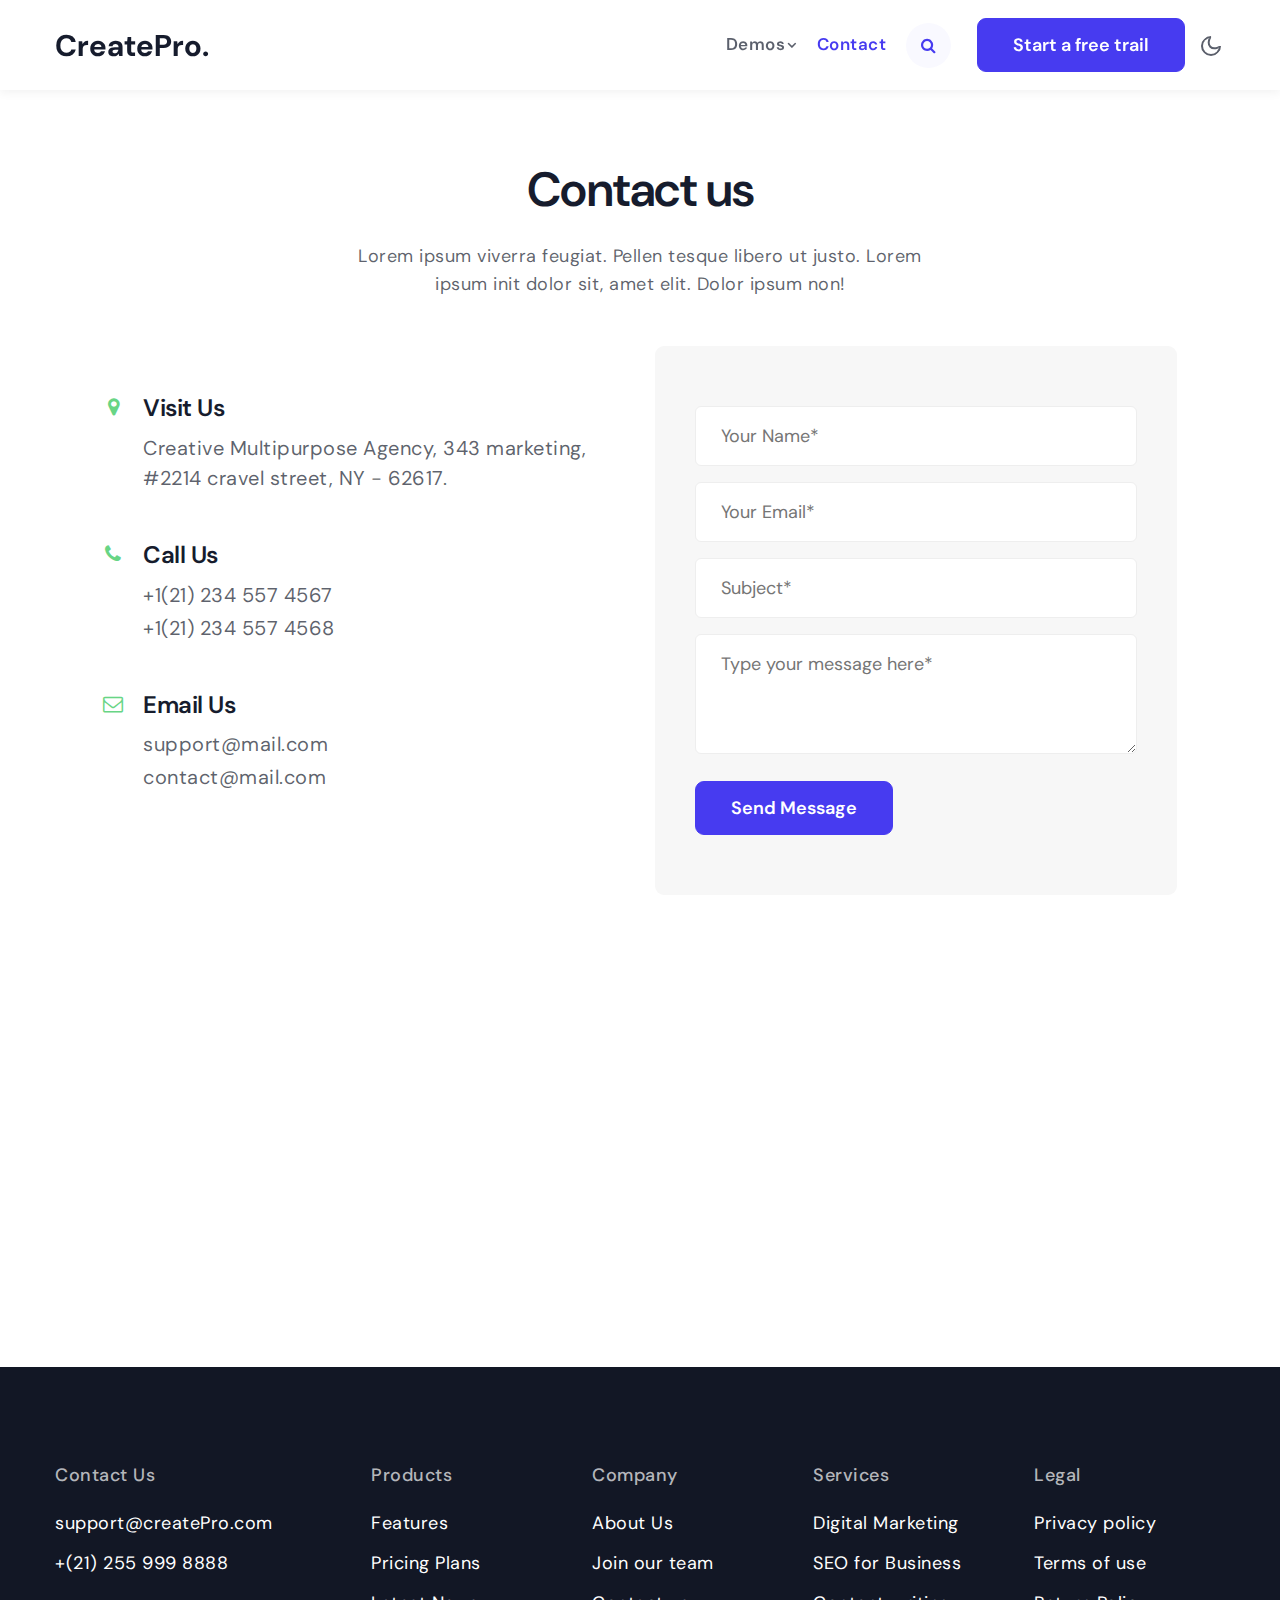
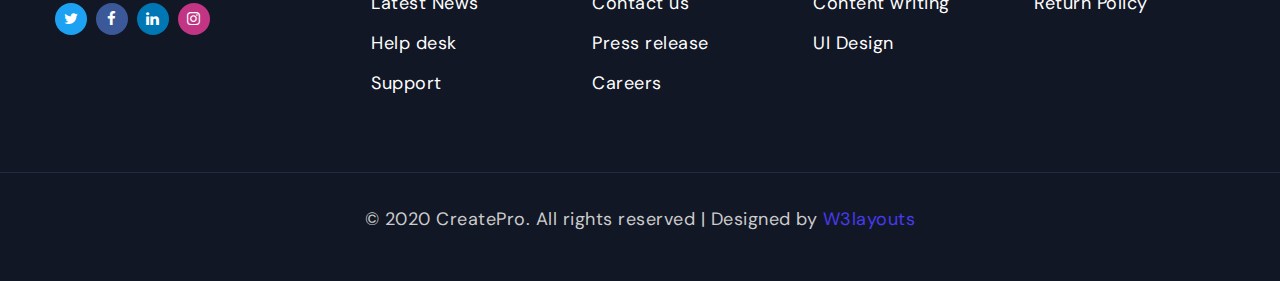
<file: myBionluk1/wwwroot/createpro-starter/contact.html>
<!--
Author: W3layouts
Author URL: http://w3layouts.com
-->
<!doctype html>
<html lang="en">

<head>
  <!-- Required meta tags -->
  <meta charset="utf-8">
  <meta name="viewport" content="width=device-width, initial-scale=1, shrink-to-fit=no">

  <title>CreatePro - Multipurpose Bootstrap Responsive Website Template - Contact : W3Layouts</title>

  <!-- Google fonts -->
  <link href="//fonts.googleapis.com/css2?family=DM+Sans:wght@400;700&display=swap" rel="stylesheet">

  <!-- Template CSS -->
  <link rel="stylesheet" href="assets/css/style-starter.css">
</head>

<body>
<div class="header-saas">
<!-- header -->
<header id="site-header" class="fixed-top">
    <div class="container">
        <nav class="navbar navbar-expand-lg stroke">
            <a class="navbar-brand" href="index.html">
                CreatePro.
            </a>
            <!-- if logo is image enable this   
        <a class="navbar-brand" href="#index.html">
            <img src="image-path" alt="Your logo" title="Your logo" style="height:35px;" />
        </a> -->
            <button class="navbar-toggler  collapsed bg-gradient" type="button" data-toggle="collapse"
                data-target="#navbarTogglerDemo02" aria-controls="navbarTogglerDemo02" aria-expanded="false"
                aria-label="Toggle navigation">
                <span class="navbar-toggler-icon fa icon-expand fa-bars"></span>
                <span class="navbar-toggler-icon fa icon-close fa-times"></span>
                </span>
            </button>

            <div class="collapse navbar-collapse" id="navbarTogglerDemo02">
                <ul class="navbar-nav ml-auto">
                    <li class="nav-item dropdown @@demo__active">
                        <a class="nav-link dropdown-toggle" href="#" id="navbarDropdown1" role="button"
                            data-toggle="dropdown" aria-haspopup="true" aria-expanded="false">
                            Demos<span class="fa fa-angle-down"></span>
                        </a>
                        <div class="dropdown-menu" aria-labelledby="navbarDropdown1">
                            <a class="dropdown-item @@agency__active" href="index.html">Agency</a>
                            <a class="dropdown-item @@saas__active" href="saas.html">SaaS Subscription</a>
                            <a class="dropdown-item @@web__active" href="web.html">Web Application</a>
                        </div>
                    </li>
                    <li class="nav-item active">
                        <a class="nav-link" href="contact.html">Contact</a>
                    </li>
                    <li>
                        <!--/search-right-->
                        <div class="search-right">
                            <a href="#search" title="search"><span class="fa fa-search" aria-hidden="true"></span></a>
                            <!-- search popup -->
                            <div id="search" class="pop-overlay">
                                <div class="popup">
                                    <h4 class="mb-3">Search here</h4>
                                    <form action="error.html" method="GET" class="search-box">
                                        <input type="search" placeholder="Enter Keyword" name="search"
                                            required="required" autofocus="">
                                        <button type="submit" class="btn btn-style btn-primary">Search</button>
                                    </form>

                                </div>
                                <a class="close" href="#close">×</a>
                            </div>
                            <!-- /search popup -->
                        </div>
                        <!--//search-right-->
                    </li>
                    <li class="mx-3">
                        <a href="#btn" class="btn btn-style btn-primary">Start a free trail</a>
                    </li>
                </ul>
            </div>
            <!-- toggle switch for light and dark theme -->
            <div class="mobile-position">
                <nav class="navigation">
                    <div class="theme-switch-wrapper">
                        <label class="theme-switch" for="checkbox">
                            <input type="checkbox" id="checkbox">
                            <div class="mode-container">
                                <i class="gg-sun"></i>
                                <i class="gg-moon"></i>
                            </div>
                        </label>
                    </div>
                </nav>
            </div>
            <!-- //toggle switch for light and dark theme -->
        </nav>
    </div>
</header>
<!-- //header -->
</div>
<div class="innerblock">
</div>
<!-- contact-form 2 -->
<section class="w3l-contact-2 py-5" id="contact">
    <div class="container py-lg-4 py-md-3 py-2">
        <div class="title-content text-center">
            <h3 class="title-toobig">Contact us</h3>
            <p class="mt-md-4 mt-3 mx-lg-5 px-lg-5">Lorem ipsum viverra feugiat. Pellen tesque libero ut justo. Lorem
                ipsum init dolor sit, amet elit. Dolor ipsum non!</p>
        </div>
        <div class="contact-grids d-grid mt-lg-5 mt-4 mx-lg-5">
            <div class="contact-left">
                <div class="cont-details">
                    <div class="cont-top margin-up">
                        <div class="cont-left text-center">
                            <span class="fa fa-map-marker"></span>
                        </div>
                        <div class="cont-right">
                            <h6>Visit Us</h6>
                            <p>Creative Multipurpose Agency, 343 marketing, #2214 cravel street, NY - 62617.</p>
                        </div>
                    </div>
                    <div class="cont-top margin-up">
                        <div class="cont-left text-center">
                            <span class="fa fa-phone"></span>
                        </div>
                        <div class="cont-right">
                            <h6>Call Us</h6>
                            <p><a href="tel:+1(21) 234 4567">+1(21) 234 557 4567</a></p>
                            <p><a href="tel:+1(21) 234 4567">+1(21) 234 557 4568</a></p>
                        </div>
                    </div>
                    <div class="cont-top margin-up">
                        <div class="cont-left text-center">
                            <span class="fa fa-envelope-o"></span>
                        </div>
                        <div class="cont-right">
                            <h6>Email Us</h6>
                            <p><a href="mailto:support@mail.com" class="mail">support@mail.com</a></p>
                            <p><a href="mailto:contact@mail.com" class="mail">contact@mail.com</a></p>
                        </div>
                    </div>
                </div>
            </div>
            <div class="contact-right">
                <form action="https://sendmail.w3layouts.com/submitForm" method="post" class="signin-form">
                    <div class="input-grids">
                        <input type="text" name="w3lName" id="w3lName" placeholder="Your Name*" class="contact-input"
                            required="" />
                        <input type="email" name="w3lSender" id="w3lSender" placeholder="Your Email*"
                            class="contact-input" required="" />
                        <input type="text" name="w3lSubect" id="w3lSubect" placeholder="Subject*" class="contact-input"
                            required="" />
                    </div>
                    <div class="form-input">
                        <textarea name="w3lMessage" id="w3lMessage" placeholder="Type your message here*"
                            required=""></textarea>
                    </div>
                    <button class="btn btn-style btn-primary">Send Message</button>
                </form>
            </div>
        </div>
</section>
<!-- /contact-form-2 -->
<div class="map-iframe">
    <iframe
        src="https://www.google.com/maps/embed?pb=!1m18!1m12!1m3!1d317718.69319292053!2d-0.3817765050863085!3d51.528307984912544!2m3!1f0!2f0!3f0!3m2!1i1024!2i768!4f13.1!3m3!1m2!1s0x47d8a00baf21de75%3A0x52963a5addd52a99!2sLondon%2C+UK!5e0!3m2!1sen!2spl!4v1562654563739!5m2!1sen!2spl"
        width="100%" height="400" frameborder="0" style="border: 0px;" allowfullscreen=""></iframe>
</div>
<!-- footer17 -->
<section class="footer-17">
  <div class="footer17_sur py-5">
    <div class="container py-lg-5 py-md-4">
      <div class="footer17-top">
        <div class="footer17-top-left1_sur">
          <h6>Contact Us</h6>
          <ul>
            <li><a href="mailto:support@createPro.com">support@createPro.com</a></li>
            <li><a href="tel:+(21) 255 999 8888">+(21) 255 999 8888</a></li>
          </ul>
          <ul class="footers-17_social">
            <li><a href="#url" class="twitter"><span class="fa fa-twitter"></span></a></li>
            <li><a href="#url" class="facebook"><span class="fa fa-facebook"></span></a></li>
            <li><a href="#url" class="linkedin"><span class="fa fa-linkedin"></span></a></li>
            <li><a href="#url" class="instagram"><span class="fa fa-instagram"></span></a></li>
          </ul>
        </div>
        <div class="footer17-top-left2_sur">
          <h6>Products</h6>
          <ul>
            <li><a href="#features">Features</a></li>
            <li><a href="#pricing">Pricing Plans</a></li>
            <li><a href="#blog">Latest News</a></li>
            <li><a href="#help">Help desk</a></li>
            <li><a href="#support">Support</a></li>
          </ul>
        </div>
        <div class="footer17-top-left3_sur">
          <h6>Company</h6>
          <ul>
            <li><a href="about.html">About Us</a></li>
            <li><a href="#team">Join our team</a></li>
            <li><a href="contact.html">Contact us</a></li>
            <li><a href="#press">Press release</a></li>
            <li><a href="#careers">Careers</a></li>
          </ul>
        </div>
        <div class="footer17-top-left4_sur">
          <h6>Services</h6>
          <ul>
            <li><a href="#services">Digital Marketing</a></li>
            <li><a href="#seo">SEO for Business</a></li>
            <li><a href="#writing">Content writing</a></li>
            <li><a href="#design">UI Design</a></li>
          </ul>
        </div>
        <div class="footer17-top-left5_sur">
          <h6>Legal </h6>
          <ul>
            <li><a href="#url">Privacy policy</a></li>
            <li><a href="#url">Terms of use</a></li>
            <li><a href="#url">Return Policy</a></li>
          </ul>
        </div>
      </div>
    </div>
    <div class="copyright text-center">
      <div class="container">
        <p class="copy-footer-29">© 2020 CreatePro. All rights reserved | Designed by <a href="https://w3layouts.com"
            target="_blank">W3layouts</a></p>
      </div>
    </div>
    <!-- move top -->
    <button onclick="topFunction()" id="movetop" title="Go to top">
      &#10548;
    </button>
    <script>
      // When the user scrolls down 20px from the top of the document, show the button
      window.onscroll = function () {
        scrollFunction()
      };

      function scrollFunction() {
        if (document.body.scrollTop > 20 || document.documentElement.scrollTop > 20) {
          document.getElementById("movetop").style.display = "block";
        } else {
          document.getElementById("movetop").style.display = "none";
        }
      }

      // When the user clicks on the button, scroll to the top of the document
      function topFunction() {
        document.body.scrollTop = 0;
        document.documentElement.scrollTop = 0;
      }
    </script>
    <!-- /move top -->
  </div>
</section>
<!-- //footer17 -->

<!-- Template JavaScript -->
<script src="assets/js/jquery-3.3.1.min.js"></script>

<script src="assets/js/theme-change.js"></script><!-- theme switch js (light and dark)-->

<!-- pricing tabs js -->
<script src="assets/js/tabs.js"></script>

<!-- owlcarousel -->
<script src="assets/js/owl.carousel.js"></script>

<!-- script for tesimonials carousel slider -->
<script>
  $(document).ready(function () {
    $("#owl-demo1").owlCarousel({
      loop: true,
      nav: false,
      margin: 50,
      responsiveClass: true,
      responsive: {
        0: {
          items: 1,
          nav: false
        },
        736: {
          items: 2,
          nav: false
        }
      }
    })
  })
</script>
<!-- //script for tesimonials carousel slider -->

<!-- script for tesimonials agency carousel slider -->
<script>
  $(document).ready(function () {
    $("#owl-agency").owlCarousel({
      loop: true,
      nav: false,
      margin: 50,
      responsiveClass: true,
      responsive: {
        0: {
          items: 1,
          nav: false
        },
        736: {
          items: 1,
          nav: false
        }
      }
    })
  })
</script>
<!-- //script for tesimonials agency carousel slider -->

<!-- magnific popup -->
<script src="assets/js/jquery.magnific-popup.min.js"></script>
<script>
  $(document).ready(function () {
    $('.popup-with-zoom-anim').magnificPopup({
      type: 'inline',

      fixedContentPos: false,
      fixedBgPos: true,

      overflowY: 'auto',

      closeBtnInside: true,
      preloader: false,

      midClick: true,
      removalDelay: 300,
      mainClass: 'my-mfp-zoom-in'
    });

    $('.popup-with-move-anim').magnificPopup({
      type: 'inline',

      fixedContentPos: false,
      fixedBgPos: true,

      overflowY: 'auto',

      closeBtnInside: true,
      preloader: false,

      midClick: true,
      removalDelay: 300,
      mainClass: 'my-mfp-slide-bottom'
    });
  });
</script>
<!-- //magnific popup -->

<!-- disable body scroll which navbar is in active -->
<script>
  $(function () {
    $('.navbar-toggler').click(function () {
      $('body').toggleClass('noscroll');
    })
  });
</script>
<!-- disable body scroll which navbar is in active -->

<!--/MENU-JS-->
<script>
  $(window).on("scroll", function () {
    var scroll = $(window).scrollTop();

    if (scroll >= 80) {
      $("#site-header").addClass("nav-fixed");
    } else {
      $("#site-header").removeClass("nav-fixed");
    }
  });

  //Main navigation Active Class Add Remove
  $(".navbar-toggler").on("click", function () {
    $("header").toggleClass("active");
  });
  $(document).on("ready", function () {
    if ($(window).width() > 991) {
      $("header").removeClass("active");
    }
    $(window).on("resize", function () {
      if ($(window).width() > 991) {
        $("header").removeClass("active");
      }
    });
  });
</script>
<!--//MENU-JS-->

<script src="assets/js/bootstrap.min.js"></script>

</body>

</html>
</file>
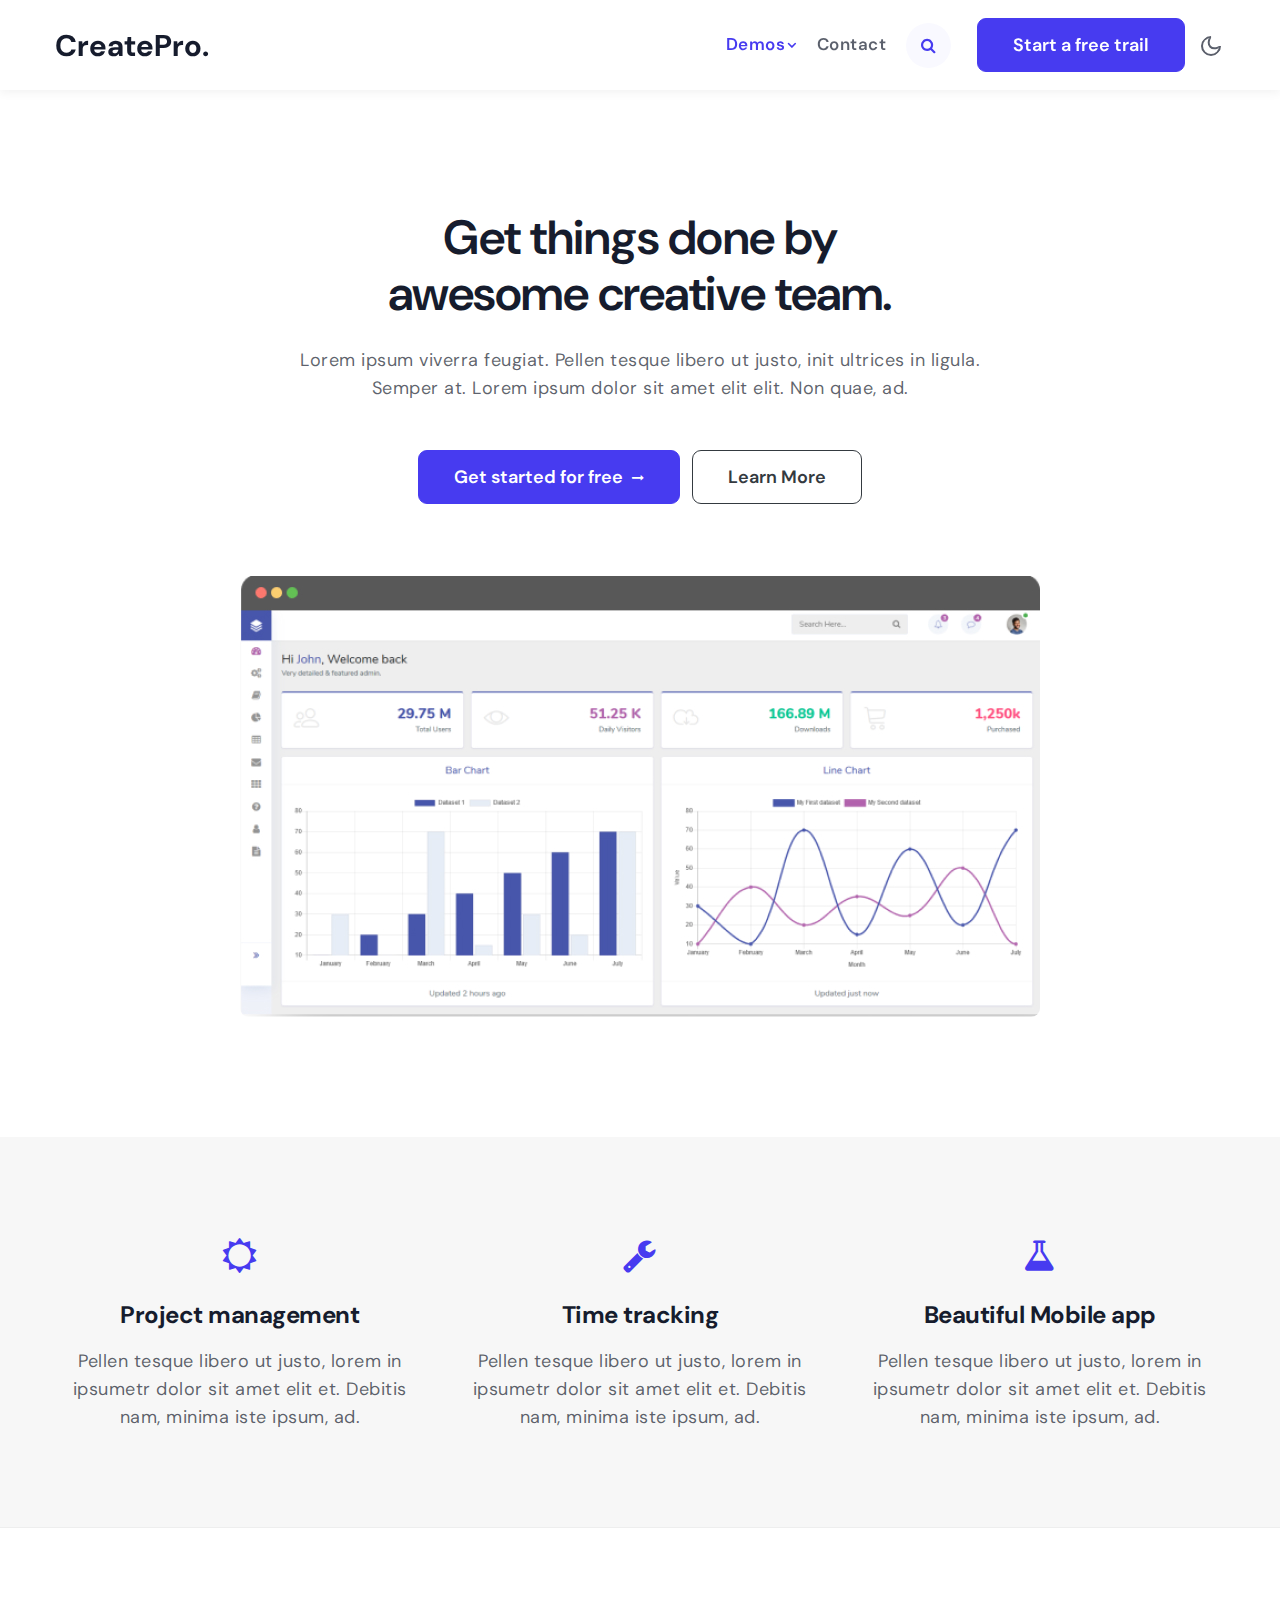
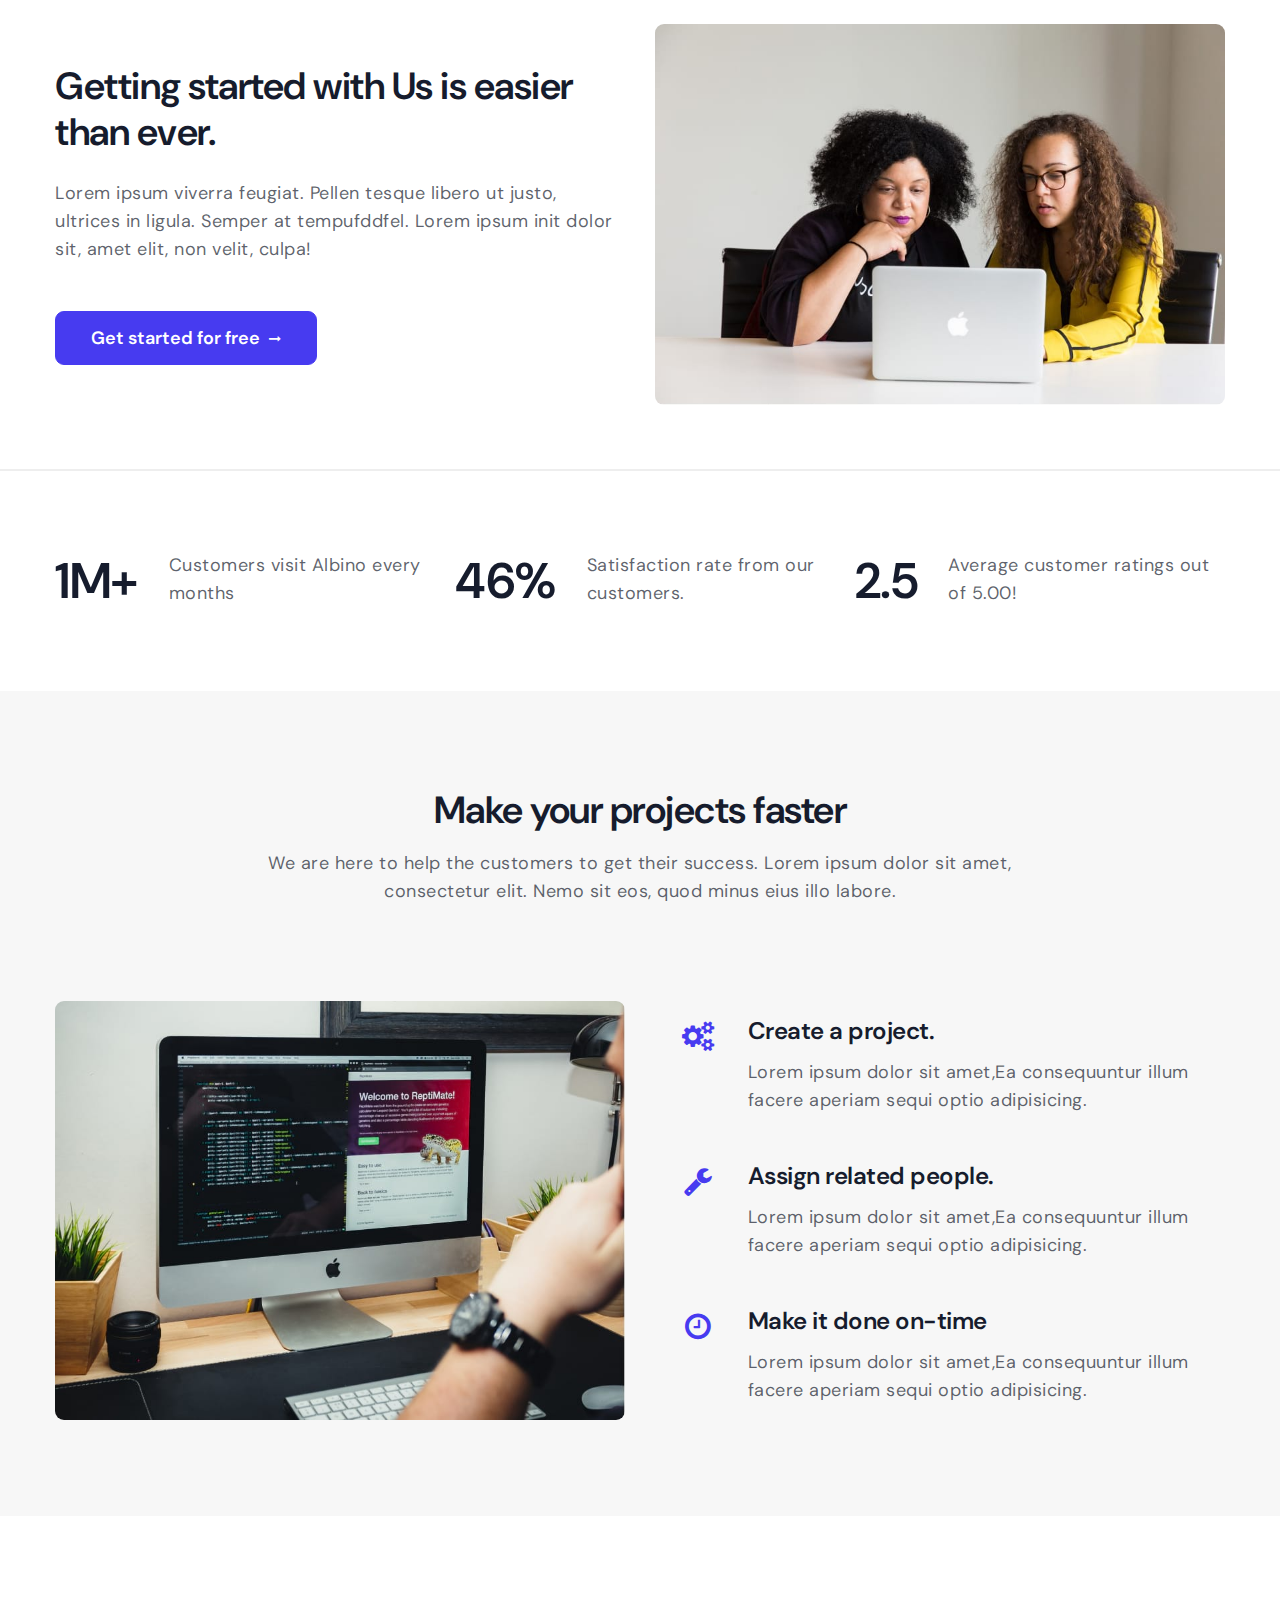
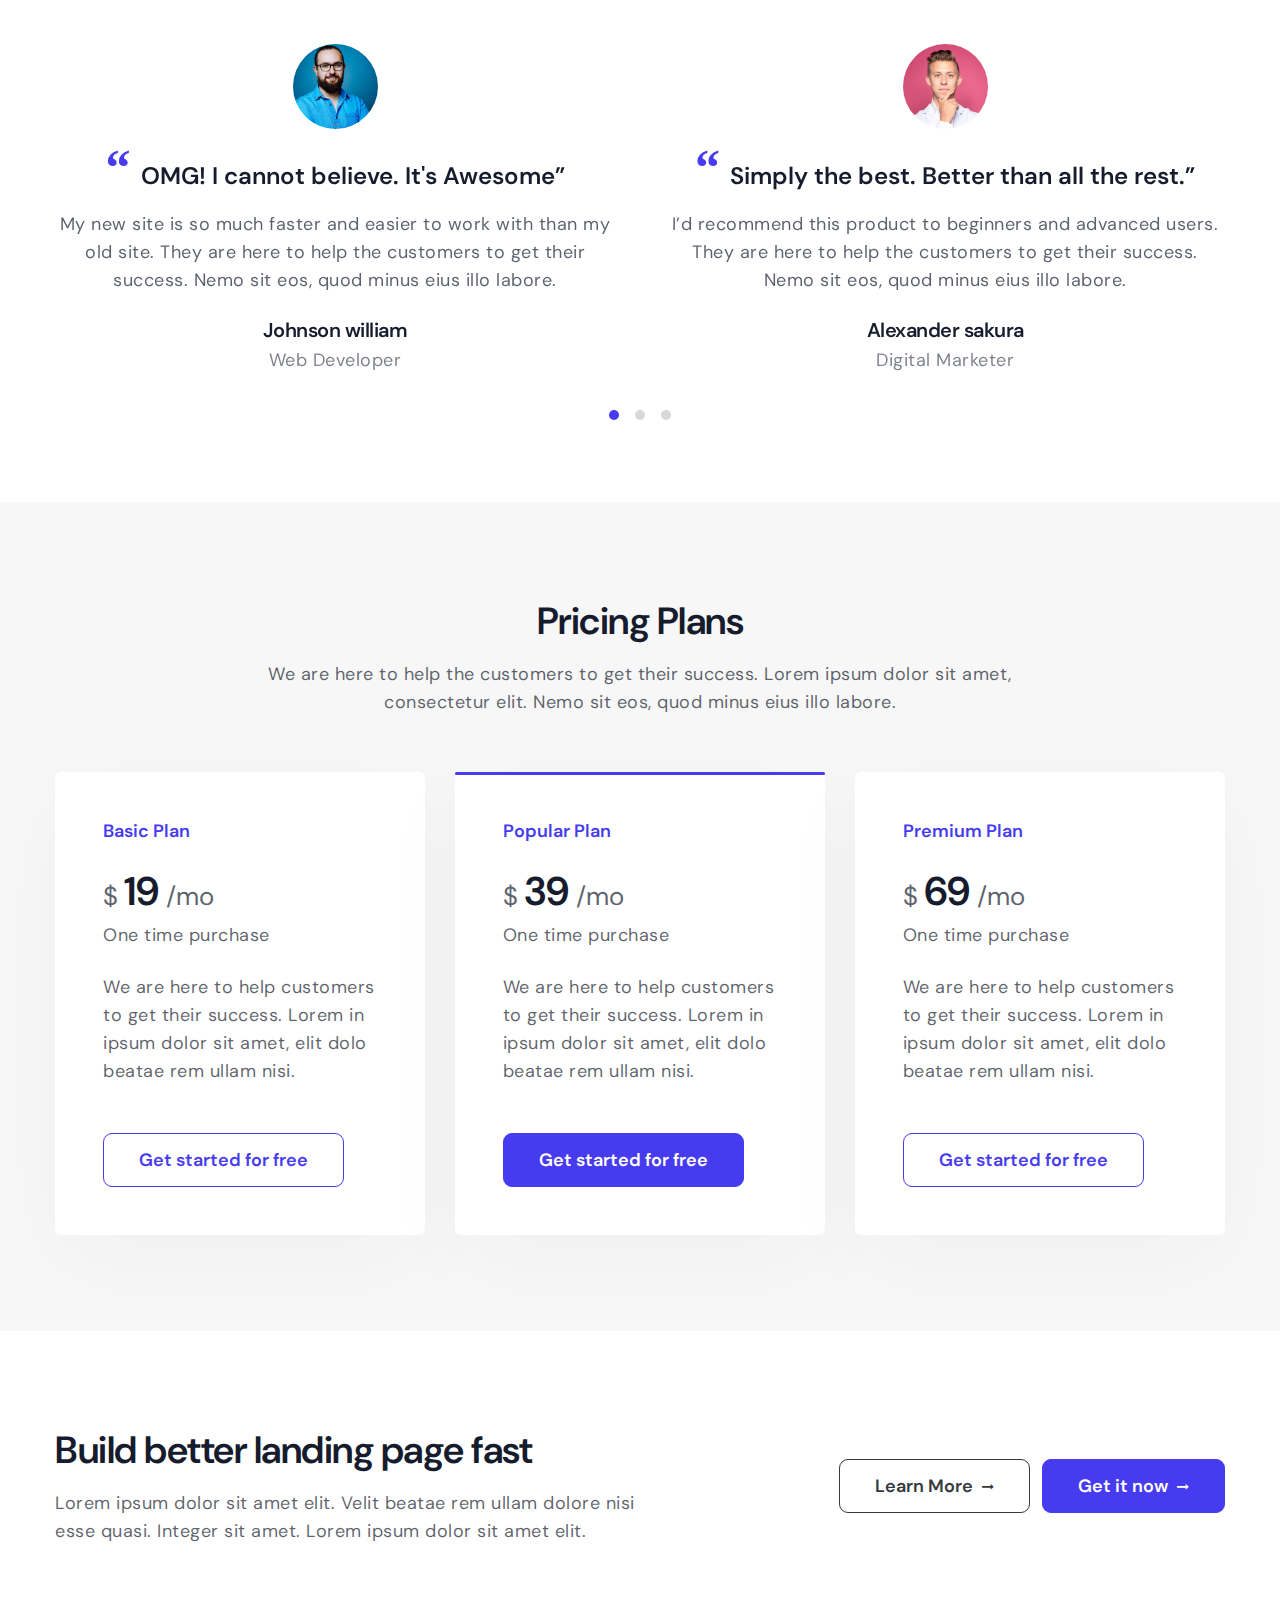
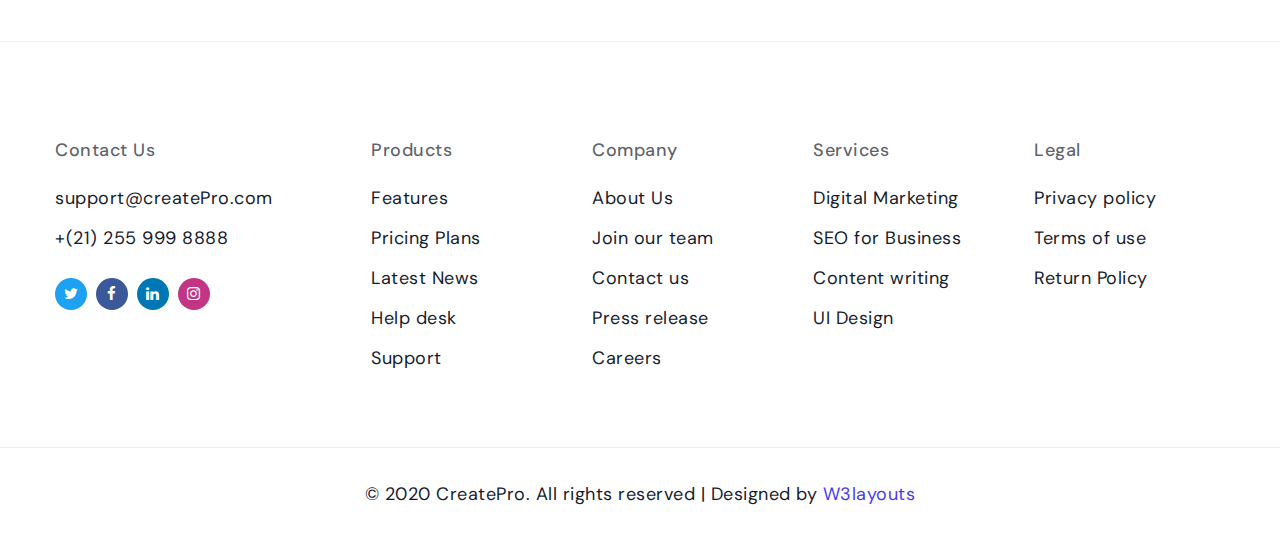
<file: myBionluk1/wwwroot/createpro-starter/saas.html>
<!--
Author: W3layouts
Author URL: http://w3layouts.com
-->
<!doctype html>
<html lang="en">

<head>
  <!-- Required meta tags -->
  <meta charset="utf-8">
  <meta name="viewport" content="width=device-width, initial-scale=1, shrink-to-fit=no">

  <title>CreatePro - Multipurpose Bootstrap Responsive Website Template - SaaS Subscription : W3Layouts</title>

  <!-- Google fonts -->
  <link href="//fonts.googleapis.com/css2?family=DM+Sans:wght@400;700&display=swap" rel="stylesheet">

  <!-- Template CSS -->
  <link rel="stylesheet" href="assets/css/style-starter.css">
</head>

<body>
<div class="header-saas">
<!-- header -->
<header id="site-header" class="fixed-top">
    <div class="container">
        <nav class="navbar navbar-expand-lg stroke">
            <a class="navbar-brand" href="index.html">
                CreatePro.
            </a>
            <!-- if logo is image enable this   
        <a class="navbar-brand" href="#index.html">
            <img src="image-path" alt="Your logo" title="Your logo" style="height:35px;" />
        </a> -->
            <button class="navbar-toggler  collapsed bg-gradient" type="button" data-toggle="collapse"
                data-target="#navbarTogglerDemo02" aria-controls="navbarTogglerDemo02" aria-expanded="false"
                aria-label="Toggle navigation">
                <span class="navbar-toggler-icon fa icon-expand fa-bars"></span>
                <span class="navbar-toggler-icon fa icon-close fa-times"></span>
                </span>
            </button> 

            <div class="collapse navbar-collapse" id="navbarTogglerDemo02">
                <ul class="navbar-nav ml-auto">
                    <li class="nav-item dropdown active">
                        <a class="nav-link dropdown-toggle" href="#" id="navbarDropdown1" role="button"
                            data-toggle="dropdown" aria-haspopup="true" aria-expanded="false">
                            Demos<span class="fa fa-angle-down"></span>
                        </a>
                        <div class="dropdown-menu" aria-labelledby="navbarDropdown1">
                            <a class="dropdown-item @@agency__active" href="index.html">Agency</a>
                            <a class="dropdown-item active" href="saas.html">SaaS Subscription</a>
                            <a class="dropdown-item @@web__active" href="web.html">Web Application</a>
                        </div>
                    </li>
                    <li class="nav-item @@contact__active">
                        <a class="nav-link" href="contact.html">Contact</a>
                    </li>
                    <li>
                        <!--/search-right-->
                        <div class="search-right">
                            <a href="#search" title="search"><span class="fa fa-search" aria-hidden="true"></span></a>
                            <!-- search popup -->
                            <div id="search" class="pop-overlay">
                                <div class="popup">
                                    <h4 class="mb-3">Search here</h4>
                                    <form action="error.html" method="GET" class="search-box">
                                        <input type="search" placeholder="Enter Keyword" name="search"
                                            required="required" autofocus="">
                                        <button type="submit" class="btn btn-style btn-primary">Search</button>
                                    </form>

                                </div>
                                <a class="close" href="#close">×</a>
                            </div>
                            <!-- /search popup -->
                        </div>
                        <!--//search-right-->
                    </li>
                    <li class="mx-3">
                        <a href="#btn" class="btn btn-style btn-primary">Start a free trail</a>
                    </li>
                </ul>
            </div>
            <!-- toggle switch for light and dark theme -->
            <div class="mobile-position">
                <nav class="navigation">
                    <div class="theme-switch-wrapper">
                        <label class="theme-switch" for="checkbox">
                            <input type="checkbox" id="checkbox">
                            <div class="mode-container">
                                <i class="gg-sun"></i>
                                <i class="gg-moon"></i>
                            </div>
                        </label>
                    </div>
                </nav>
            </div>
            <!-- //toggle switch for light and dark theme -->
        </nav>
    </div>
</header>
<!-- //header -->
</div>
<section class="w3l-banner-saas py-5" id="work">
    <div class="midd-w3 py-lg-5 py-md-4">
        <div class="container py-lg-4">
            <div class="banner-content text-center">
                <h3 class="title-toobig">Get things done by<br> awesome creative team.</h3>
                <p class="mt-4">Lorem ipsum viverra feugiat. Pellen tesque libero ut justo, init
                    ultrices in ligula. Semper at. Lorem ipsum dolor sit amet elit
                    elit. Non quae, ad.</p>
                <a href="#btn" class="btn btn-style btn-primary mt-lg-5 mt-4 mr-2">Get started for free <span
                        class="fa fa-long-arrow-right"></a>
                <a href="#btn" class="btn btn-style btn-outline-dark mt-lg-5 mt-4">Learn More </a>
            </div>
            <br>
            <div class="text-center">
                <img src="assets/images/dashboard1.jpg" alt="" class="img-fluid radius-image-full mt-lg-5 mt-4">
            </div>
        </div>
    </div>
</section>
<section class="w3l-services-block-3 py-5" id="services">
    <div class="features-main py-lg-5 py-md-3 py-2">
        <div class="container">
            <div class="row features text-center">
                <div class="col-lg-4 col-md-6 feature-grid">
                    <a href="#url">
                        <div class="feature-img mb-4">
                            <span class="fa fa-sun-o" aria-hidden="true"></span>
                        </div>
                        <div class="feature-info">
                            <h3 class="feature-titel mb-3">Project management</h3>
                            <p class="feature-text">Pellen tesque libero ut justo, lorem in ipsumetr dolor sit amet elit et.
                                Debitis nam, minima iste ipsum, ad. </p>
                        </div>
                    </a>
                </div>
                <div class="col-lg-4 col-md-6 feature-grid mt-md-0 mt-5">
                    <a href="#url">
                        <div class="feature-img mb-4">
                            <span class="fa fa-wrench icon-fea" aria-hidden="true"></span>
                        </div>
                        <div class="feature-info">
                            <h3 class="feature-titel mb-3">Time tracking</h3>
                            <p class="feature-text">Pellen tesque libero ut justo, lorem in ipsumetr dolor sit amet elit et.
                                Debitis nam, minima iste ipsum, ad. </p>
                        </div>
                    </a>
                </div>
                <div class="col-lg-4 col-md-6 feature-grid mt-lg-0 mt-5">
                    <a href="#url">
                        <div class="feature-img mb-4">
                            <span class="fa fa-flask" aria-hidden="true"></span>
                        </div>
                        <div class="feature-info">
                            <h3 class="feature-titel mb-3">Beautiful Mobile app</h3>
                            <p class="feature-text">Pellen tesque libero ut justo, lorem in ipsumetr dolor sit amet elit et.
                                Debitis nam, minima iste ipsum, ad. </p>
                        </div>
                    </a>
                </div>
            </div>
        </div>
    </div>
</section>
<!-- home page about section -->
<section class="w3l-index3" id="about">
    <div class="midd-w3 py-5">
        <div class="container pt-lg-5 py-md-3 py-2">
            <div class="row">
                <div class="col-lg-6 align-self">
                    <h3 class="title-big mx-0">Getting started with Us is easier than ever.</h3>
                    <p class="mt-md-4 mt-3">Lorem ipsum viverra feugiat. Pellen tesque libero ut justo,
                        ultrices in ligula. Semper at tempufddfel. Lorem ipsum init
                        dolor sit, amet elit, non velit, culpa!</p>
                    <a href="#btn" class="btn btn-style btn-primary mt-lg-5 mt-4">Get started for free <span
                            class="fa fa-long-arrow-right"></a>
                </div>
                <div class="col-lg-6 mt-lg-0 mt-md-5 mt-4">
                    <img src="assets/images/saas1.jpg" alt="" class="radius-image-full img-fluid">
                </div>
            </div>
        </div>
    </div>
</section>
<!-- //home page about section -->
<div class="fact-section">
    <div class="container">
        <div class="justify-content-center row">
            <div class="mb-9 col-lg-4 col-md-6">
                <div class="single-fact">
                    <h3 class="counter-text">1M+</h3>
                    <p class="mb-0">Customers visit Albino every months</p>
                </div>
            </div>
            <div class="mb-9 col-lg-4 col-md-6 mt-md-0 mt-4">
                <div class="single-fact">
                    <h3 class="counter-text">
                        <span>46</span>%
                    </h3>
                    <p class="mb-0">Satisfaction rate from our customers.</p>
                </div>
            </div>
            <div class="mb-9 col-lg-4 col-md-6 mt-lg-0 mt-4">
                <div class="single-fact">
                    <h3 class="counter-text">
                        <span>2.5</span>
                    </h3>
                    <p class="mb-0">Average customer ratings out of 5.00!</p>
                </div>
            </div>
        </div>
    </div>
</div>
<!-- about block3 -->
<section class="w3l-content-4 py-5" id="features">
    <div class="content-4-main py-lg-5 py-md-4">
        <div class="container">
            <div class="title-content text-center">
                <h3 class="title-big">Make your projects faster</h3>
                <p class="mt-3">We are here to help the customers to get their success. Lorem ipsum dolor sit amet,
                    consectetur elit. Nemo sit eos, quod
                    minus eius illo labore.</p>
            </div>
            <div class="content-info-in row mt-5 pt-lg-5">
                <div class="content-left col-lg-6">
                    <img src="assets/images/saas3.jpg" class="img-fluid radius-image-full" alt="">
                </div>
                <div class="content-right col-lg-6 pl-lg-4 mt-lg-0 mt-5 align-self">
                    <div class="row content4-right-grids mb-md-5 mb-5">
                        <div class="col-2 content4-right-icon">
                            <div class="content4-icon">
                                <span class="fa fa-cogs"></span>
                            </div>
                        </div>
                        <div class="col-10 content4-right-info">
                            <h6><a href="#url">Create a project.</a></h6>
                            <p>Lorem ipsum dolor sit amet,Ea consequuntur illum facere aperiam sequi optio
                                adipisicing.</p>
                        </div>
                    </div>
                    <div class="row content4-right-grids mb-md-5 mb-5">
                        <div class="col-2 content4-right-icon">
                            <div class="content4-icon">
                                <span class="fa fa-wrench"></span>
                            </div>
                        </div>
                        <div class="col-10 content4-right-info">
                            <h6><a href="#url"> Assign related people.</a></h6>
                            <p>Lorem ipsum dolor sit amet,Ea consequuntur illum facere aperiam sequi optio
                                adipisicing.</p>
                        </div>
                    </div>
                    <div class="row content4-right-grids">
                        <div class="col-2 content4-right-icon">
                            <div class="content4-icon">
                                <span class="fa fa-clock-o"></span>
                            </div>
                        </div>
                        <div class="col-10 content4-right-info">
                            <h6><a href="#url"> Make it done on-time</a></h6>
                            <p>Lorem ipsum dolor sit amet,Ea consequuntur illum facere aperiam sequi optio
                                adipisicing.</p>
                        </div>
                    </div>
                </div>
            </div>
        </div>
    </div>
</section>
<!-- testimonials section -->
<section class="w3l-clients w3l-test" id="testimonials">
    <div class="midd-w3 py-5">
        <div class="container py-lg-5 py-md-3">
            <div id="owl-demo1" class="owl-carousel owl-theme mt-4 py-2 mb-4 text-center">
                <div class="item">
                    <div class="testimonial-content">
                        <div class="testimonial">
                            <a class="comment-img" href="#url"><img src="assets/images/team1.jpg" class="img-responsive"
                                    alt="placeholder image"></a>
                            <blockquote>
                                <q>OMG! I cannot believe. It's Awesome</q>
                            </blockquote>
                            <p>My new site is so much faster and easier to work with than my old site. They are here to
                                help the customers to get their success. Nemo sit eos, quod minus eius illo labore.</p>
                            <div class="text-center mt-4">
                                <div class="people-info align-self">
                                    <h3>Johnson william</h3>
                                    <p class="indentity text-center">Web Developer</p>
                                </div>
                            </div>
                        </div>
                    </div>
                </div>
                <div class="item">
                    <div class="testimonial-content">
                        <div class="testimonial">
                            <a class="comment-img" href="#url"><img src="assets/images/team2.jpg" class="img-responsive"
                                    alt="placeholder image"></a>
                            <blockquote>
                                <q>Simply the best. Better than all the rest.</q>
                            </blockquote>
                            <p> I’d recommend this product to beginners
                                and advanced users. They are here to
                                help the customers to get their success. Nemo sit eos, quod minus eius illo labore.</p>
                            <div class="text-center mt-4">
                                <div class="people-info align-self">
                                    <h3>Alexander sakura</h3>
                                    <p class="indentity text-center">Digital Marketer</p>
                                </div>
                            </div>
                        </div>
                    </div>
                </div>
                <div class="item">
                    <div class="testimonial-content">
                        <div class="testimonial">
                            <a class="comment-img" href="#url"><img src="assets/images/team3.jpg" class="img-responsive"
                                    alt="placeholder image"></a>
                            <blockquote>
                                <q>OMG! I cannot believe. It's Awesome</q>
                            </blockquote>
                            <p>My new site is so much faster and easier to work with than my old site. They are here to
                                help the customers to get their success. Nemo sit eos, quod minus eius illo labore.</p>
                            <div class="text-center mt-4">
                                <div class="people-info align-self">
                                    <h3>John wilson</h3>
                                    <p class="indentity text-center">Web Developer</p>
                                </div>
                            </div>
                        </div>
                    </div>
                </div>
                <div class="item">
                    <div class="testimonial-content">
                        <div class="testimonial">
                            <a class="comment-img" href="#url"><img src="assets/images/team4.jpg" class="img-responsive"
                                    alt="placeholder image"></a>
                            <blockquote>
                                <q>OMG! I cannot believe. It's Awesome</q>
                            </blockquote>
                            <p>My new site is so much faster and easier to work with than my old site. They are here to
                                help the customers to get their success. Nemo sit eos, quod minus eius illo labore.</p>
                            <div class="text-center mt-4">
                                <div class="people-info align-self">
                                    <h3>Julia sakura</h3>
                                    <p class="indentity text-center">Digital Marketer</p>
                                </div>
                            </div>
                        </div>
                    </div>
                </div>
                <div class="item">
                    <div class="testimonial-content">
                        <div class="testimonial">
                            <a class="comment-img" href="#url"><img src="assets/images/team5.jpg" class="img-responsive"
                                    alt="placeholder image"></a>
                            <blockquote>
                                <q>OMG! I cannot believe. It's Awesome</q>
                            </blockquote>
                            <p>My new site is so much faster and easier to work with than my old site. They are here to
                                help the customers to get their success. Nemo sit eos, quod minus eius illo labore.</p>
                            <div class="text-center mt-4">
                                <div class="people-info align-self">
                                    <h3>John wilson</h3>
                                    <p class="indentity text-center">Web Developer</p>
                                </div>
                            </div>
                        </div>
                    </div>
                </div>
                <div class="item">
                    <div class="testimonial-content">
                        <div class="testimonial">
                            <a class="comment-img" href="#url"><img src="assets/images/team6.jpg" class="img-responsive"
                                    alt="placeholder image"></a>
                            <blockquote>
                                <q>OMG! I cannot believe. It's Awesome</q>
                            </blockquote>
                            <p>My new site is so much faster and easier to work with than my old site. They are here to
                                help the customers to get their success. Nemo sit eos, quod minus eius illo labore.</p>
                            <div class="text-center mt-4">
                                <div class="people-info align-self">
                                    <h3>Julia sakura</h3>
                                    <p class="indentity text-center">Digital Marketer</p>
                                </div>
                            </div>
                        </div>
                    </div>
                </div>
            </div>
        </div>
    </div>
</section>
<!-- //testimonials section -->

<!-- content -->
<section class="pricing-columns pricing-section py-5" id="pricing">
    <div class="container pricing-style-w3ls py-lg-5 py-md-4">
        <div class="title-content text-center">
            <h3 class="title-big">Pricing Plans</h3>
            <p class="mt-3">We are here to help the customers to get their success. Lorem ipsum dolor sit amet,
                consectetur elit. Nemo sit eos, quod
                minus eius illo labore.</p>
        </div>
        <div class="row pricing-chart mt-4">
            <div class="col-lg-4">
                <div class="plan popular">
                    <h3 class="pop-plan">Basic Plan</h3>
                    <div class="price mb-4">
                        <span class="dollar">$</span>
                        <span class="amount" data-dollar-amount="19">19</span>
                        <span class="month">/mo</span>
                        <p class="">One time purchase</p>
                    </div>
                    <p class="mt-4">We are here to help customers to get their success. Lorem in ipsum dolor sit amet,
                        elit dolo beatae rem ullam nisi.</p>
                    <a class="btn btn-outline-primary btn-style mt-lg-5 mt-4" href="#url">Get started for free</a>
                </div>
            </div>
            <div class="col-lg-4">
                <div class="plan popular active">
                    <h3 class="pop-plan">Popular Plan</h3>
                    <div class="price mb-4">
                        <span class="dollar">$</span>
                        <span class="amount" data-dollar-amount="39">39</span>
                        <span class="month">/mo</span>
                        <p class="">One time purchase</p>
                    </div>
                    <p class="mt-4">We are here to help customers to get their success. Lorem in ipsum dolor sit amet,
                        elit dolo beatae rem ullam nisi.</p>
                    <a class="btn btn-primary btn-style mt-lg-5 mt-4" href="#url">Get started for free</a>
                </div>
            </div>
            <div class="col-lg-4">
                <div class="plan popular">
                    <h3 class="pop-plan">Premium Plan</h3>
                    <div class="price mb-4">
                        <span class="dollar">$</span>
                        <span class="amount" data-dollar-amount="69">69</span>
                        <span class="month">/mo</span>
                        <p class="">One time purchase</p>
                    </div>
                    <p class="mt-4">We are here to help customers to get their success. Lorem in ipsum dolor sit amet,
                        elit dolo beatae rem ullam nisi.</p>
                    <a class="btn btn-outline-primary btn-style mt-lg-5 mt-4" href="#url">Get started for free</a>
                </div>
            </div>
        </div>
    </div>
</section>

<section class="w3l-bottom1 py-5">
    <div class="container py-md-5 py-sm-4 py-2">
        <div class="row">
            <div class="col-lg-7">
                <div class="bottom-info">
                    <div class="header-section">
                        <h3 class="title-big">Build better landing page fast</h3>
                        <p class="mt-3 pr-lg-5">Lorem ipsum dolor sit amet elit. Velit beatae
                            rem ullam dolore nisi esse quasi. Integer sit amet. Lorem ipsum dolor sit
                            amet elit.</p>
                    </div>
                </div>
            </div>
            <div class="col-lg-5 align-self text-lg-right">
                <a href="#get" class="btn btn-style btn-outline-dark mt-lg-0 mt-md-5 mt-4 mr-2">Learn More <span
                        class="fa fa-long-arrow-right"></span></a>
                <a href="#get" class="btn btn-style btn-primary mt-lg-0 mt-md-5 mt-4">Get it now <span
                        class="fa fa-long-arrow-right"></span></a>
            </div>
        </div>
    </div>
</section>
<!-- footer17 -->
<section class="footer-17-saas">
  <div class="footer17_sur py-5">
    <div class="container py-lg-5 py-md-4">
      <div class="footer17-top">
        <div class="footer17-top-left1_sur">
          <h6>Contact Us</h6>
          <ul>
            <li><a href="mailto:support@createPro.com">support@createPro.com</a></li>
            <li><a href="tel:+(21) 255 999 8888">+(21) 255 999 8888</a></li>
          </ul>
          <ul class="footers-17_social">
            <li><a href="#url" class="twitter"><span class="fa fa-twitter"></span></a></li>
            <li><a href="#url" class="facebook"><span class="fa fa-facebook"></span></a></li>
            <li><a href="#url" class="linkedin"><span class="fa fa-linkedin"></span></a></li>
            <li><a href="#url" class="instagram"><span class="fa fa-instagram"></span></a></li>
          </ul>
        </div>
        <div class="footer17-top-left2_sur">
          <h6>Products</h6>
          <ul>
            <li><a href="#features">Features</a></li>
            <li><a href="#pricing">Pricing Plans</a></li>
            <li><a href="blog.html">Latest News</a></li>
            <li><a href="#help">Help desk</a></li>
            <li><a href="#support">Support</a></li>
          </ul>
        </div>
        <div class="footer17-top-left3_sur">
          <h6>Company</h6>
          <ul>
            <li><a href="about.html">About Us</a></li>
            <li><a href="about.html#team">Join our team</a></li>
            <li><a href="contact.html">Contact us</a></li>
            <li><a href="#press">Press release</a></li>
            <li><a href="#careers">Careers</a></li>
          </ul>
        </div>
        <div class="footer17-top-left4_sur">
          <h6>Services</h6>
          <ul>
            <li><a href="#services">Digital Marketing</a></li>
            <li><a href="#seo">SEO for Business</a></li>
            <li><a href="#writing">Content writing</a></li>
            <li><a href="#design">UI Design</a></li>
          </ul>
        </div>
        <div class="footer17-top-left5_sur">
          <h6>Legal </h6>
          <ul>
            <li><a href="#url">Privacy policy</a></li>
            <li><a href="#url">Terms of use</a></li>
            <li><a href="#url">Return Policy</a></li>
          </ul>
        </div>
      </div>
    </div>
    <div class="copyright-saas text-center">
      <div class="container">
        <p class="copy-footer-29">© 2020 CreatePro. All rights reserved | Designed by <a href="https://w3layouts.com"
            target="_blank">W3layouts</a></p>
      </div>
    </div>
    <!-- move top -->
    <button onclick="topFunction()" id="movetop" title="Go to top">
      &#10548;
    </button>
    <script>
      // When the user scrolls down 20px from the top of the document, show the button
      window.onscroll = function () {
        scrollFunction()
      };

      function scrollFunction() {
        if (document.body.scrollTop > 20 || document.documentElement.scrollTop > 20) {
          document.getElementById("movetop").style.display = "block";
        } else {
          document.getElementById("movetop").style.display = "none";
        }
      }

      // When the user clicks on the button, scroll to the top of the document
      function topFunction() {
        document.body.scrollTop = 0;
        document.documentElement.scrollTop = 0;
      }
    </script>
    <!-- /move top -->
  </div>
</section>
<!-- //footer17 -->

<!-- Template JavaScript -->
<script src="assets/js/jquery-3.3.1.min.js"></script>

<script src="assets/js/theme-change.js"></script><!-- theme switch js (light and dark)-->

<!-- pricing tabs js -->
<script src="assets/js/tabs.js"></script>

<!-- owlcarousel -->
<script src="assets/js/owl.carousel.js"></script>

<!-- script for tesimonials carousel slider -->
<script>
  $(document).ready(function () {
    $("#owl-demo1").owlCarousel({
      loop: true,
      nav: false,
      margin: 50,
      responsiveClass: true,
      responsive: {
        0: {
          items: 1,
          nav: false
        },
        736: {
          items: 2,
          nav: false
        }
      }
    })
  })
</script>
<!-- //script for tesimonials carousel slider -->

<!-- disable body scroll which navbar is in active -->
<script>
  $(function () {
    $('.navbar-toggler').click(function () {
      $('body').toggleClass('noscroll');
    })
  });
</script>
<!-- disable body scroll which navbar is in active -->

<!--/MENU-JS-->
<script>
  $(window).on("scroll", function () {
    var scroll = $(window).scrollTop();

    if (scroll >= 80) {
      $("#site-header").addClass("nav-fixed");
    } else {
      $("#site-header").removeClass("nav-fixed");
    }
  });

  //Main navigation Active Class Add Remove
  $(".navbar-toggler").on("click", function () {
    $("header").toggleClass("active");
  });
  $(document).on("ready", function () {
    if ($(window).width() > 991) {
      $("header").removeClass("active");
    }
    $(window).on("resize", function () {
      if ($(window).width() > 991) {
        $("header").removeClass("active");
      }
    });
  });
</script>
<!--//MENU-JS-->

<script src="assets/js/bootstrap.min.js"></script>

</body>

</html>
</file>
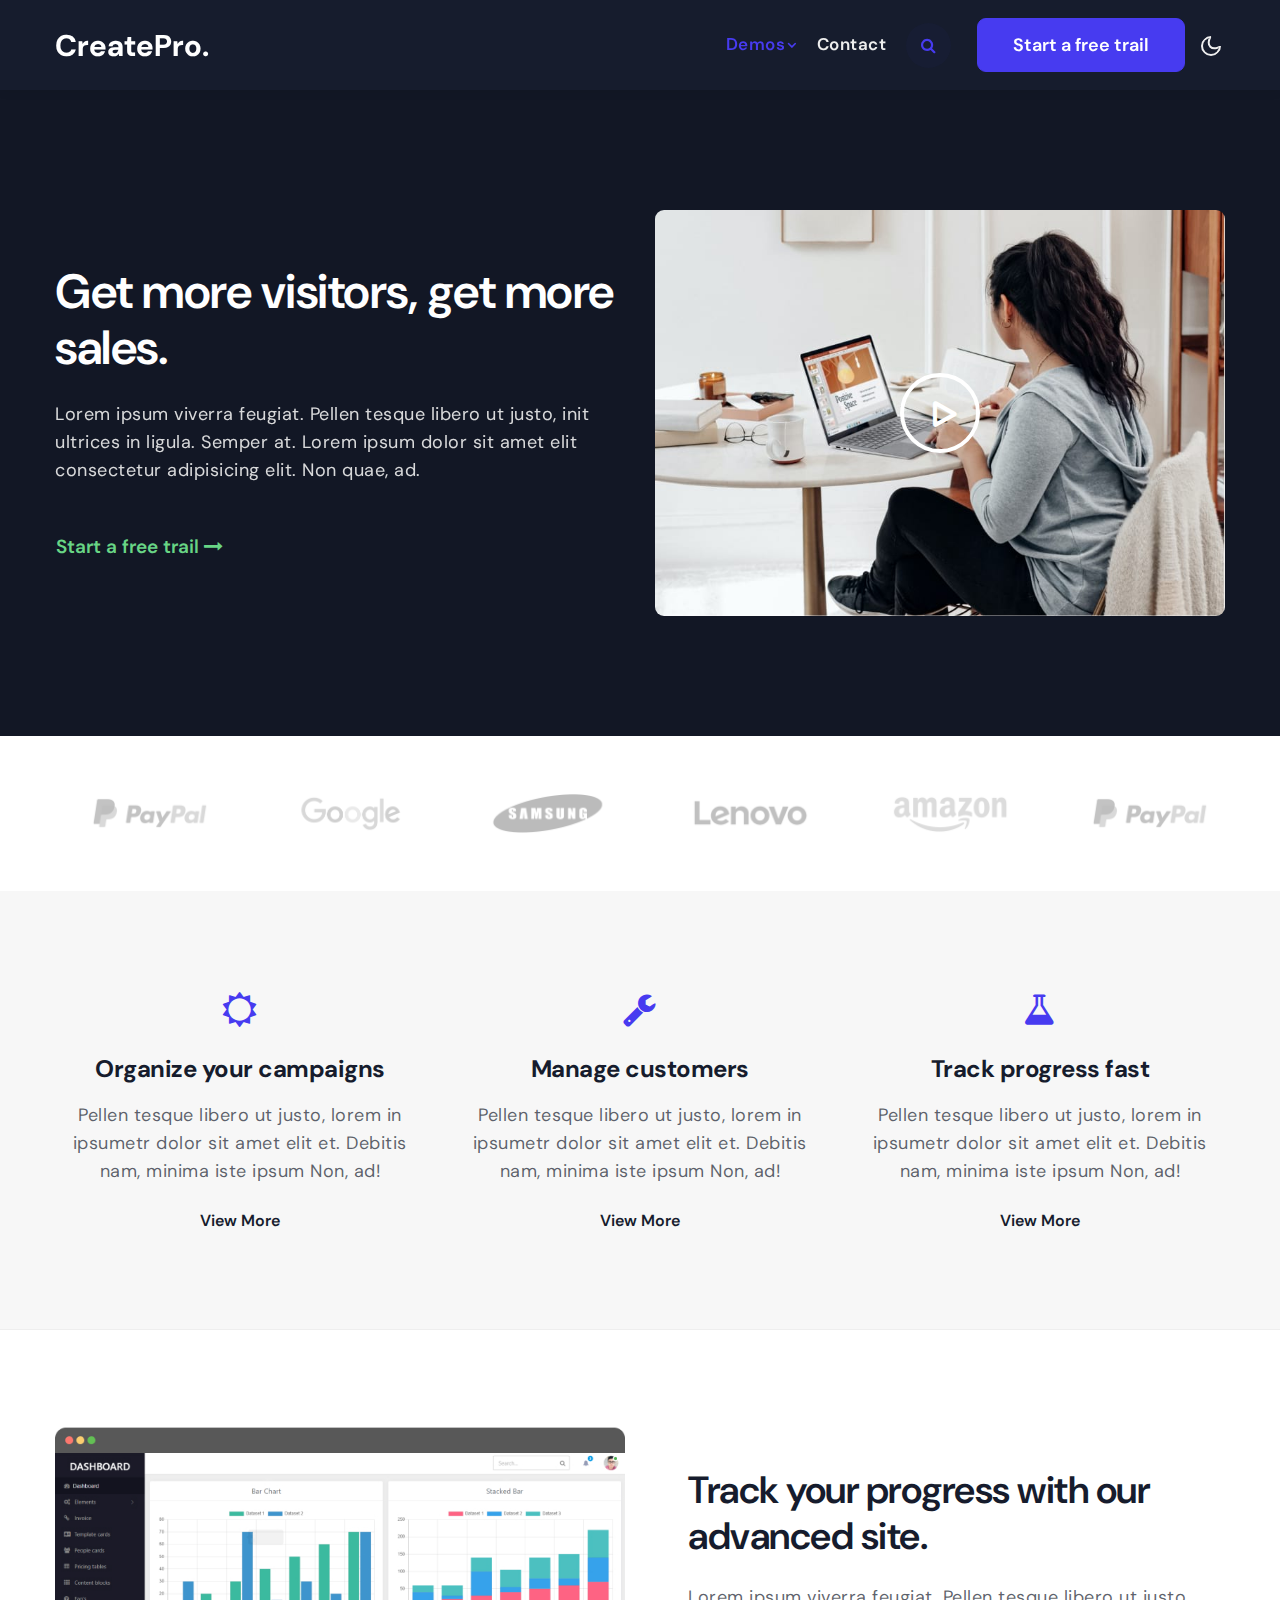
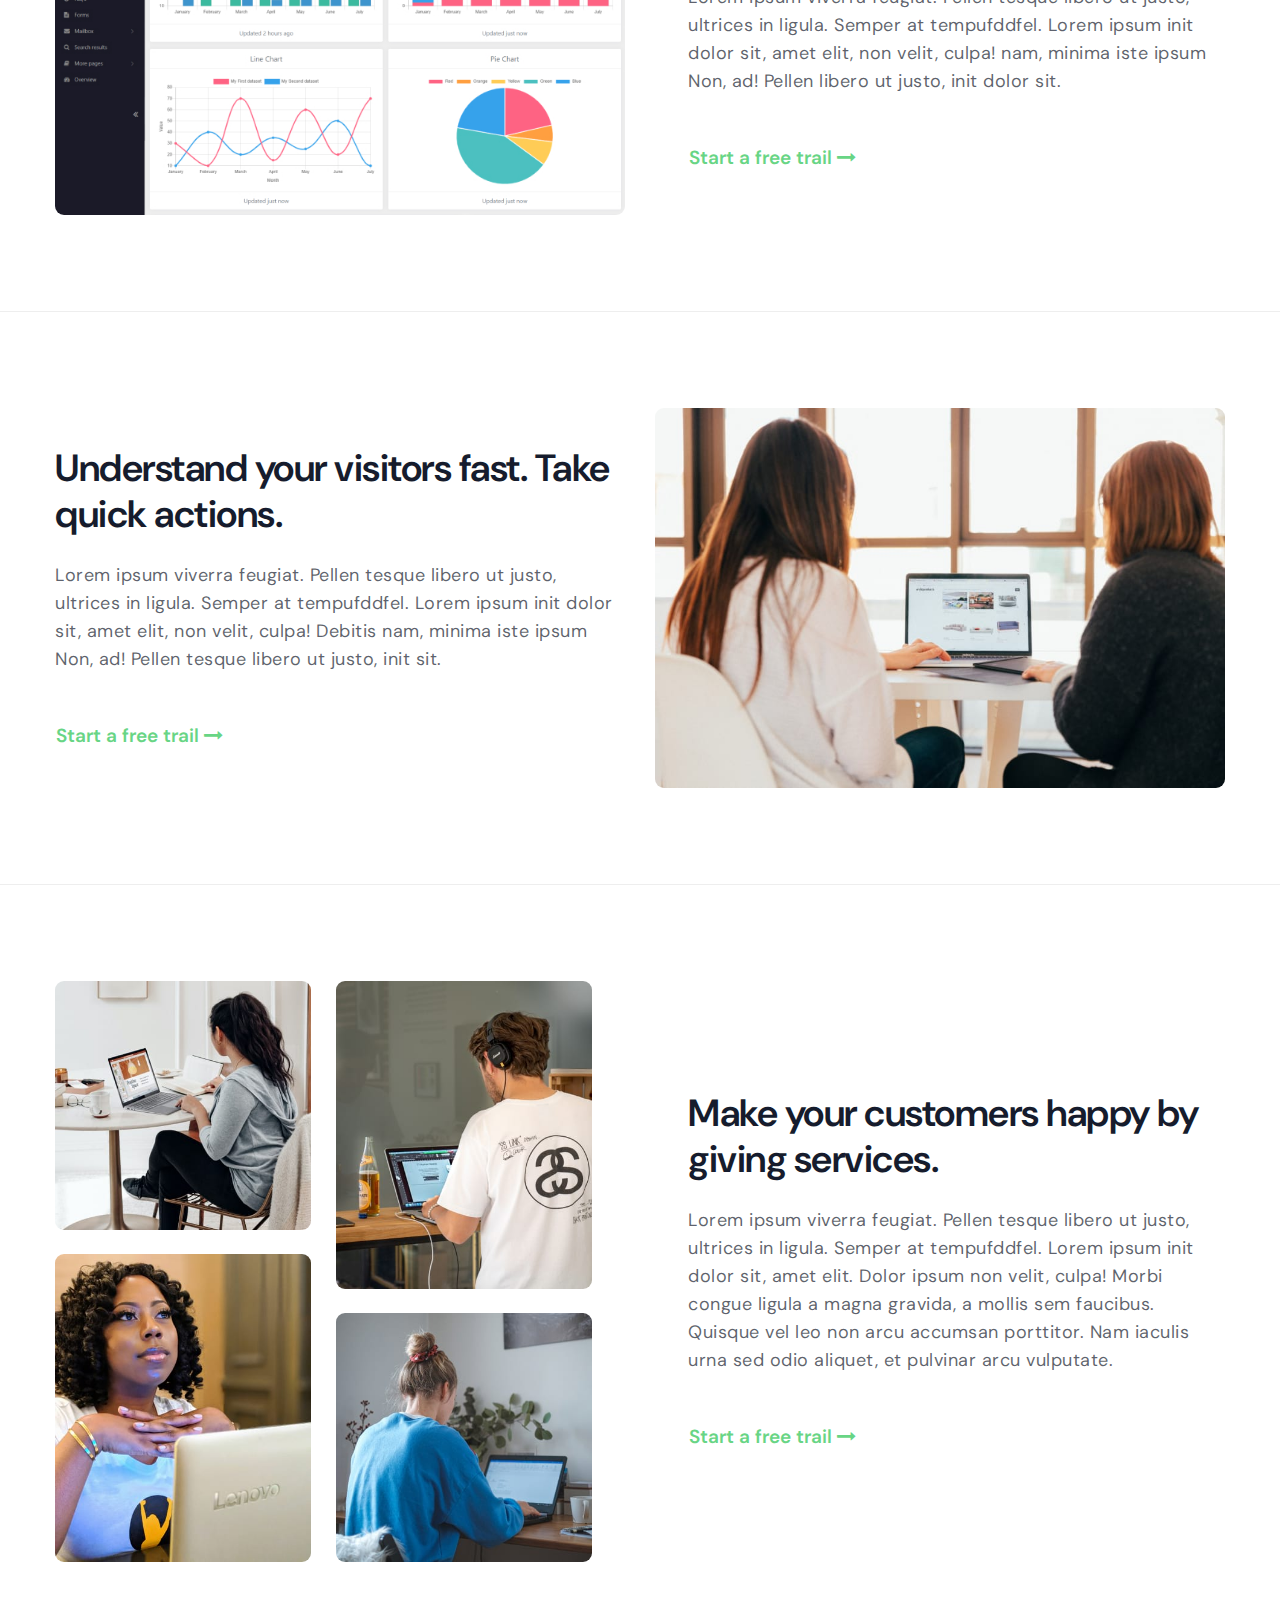
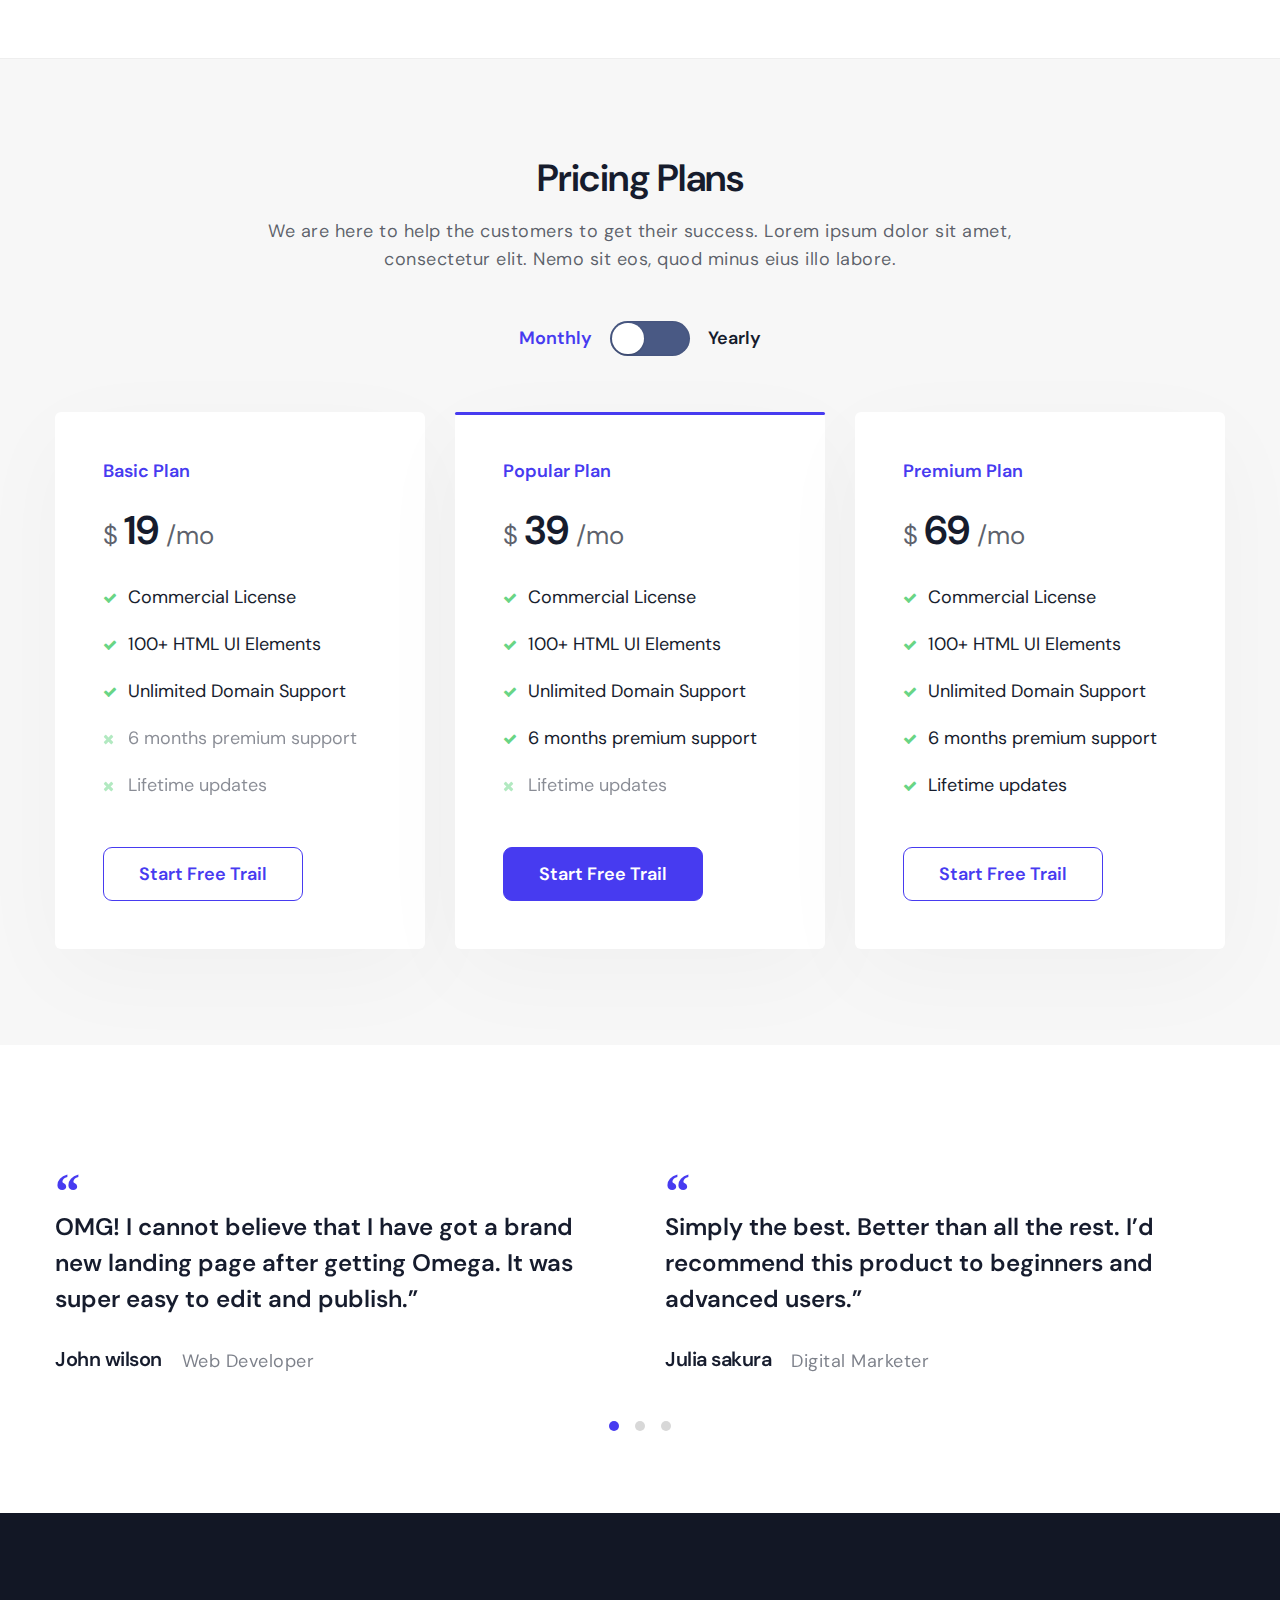
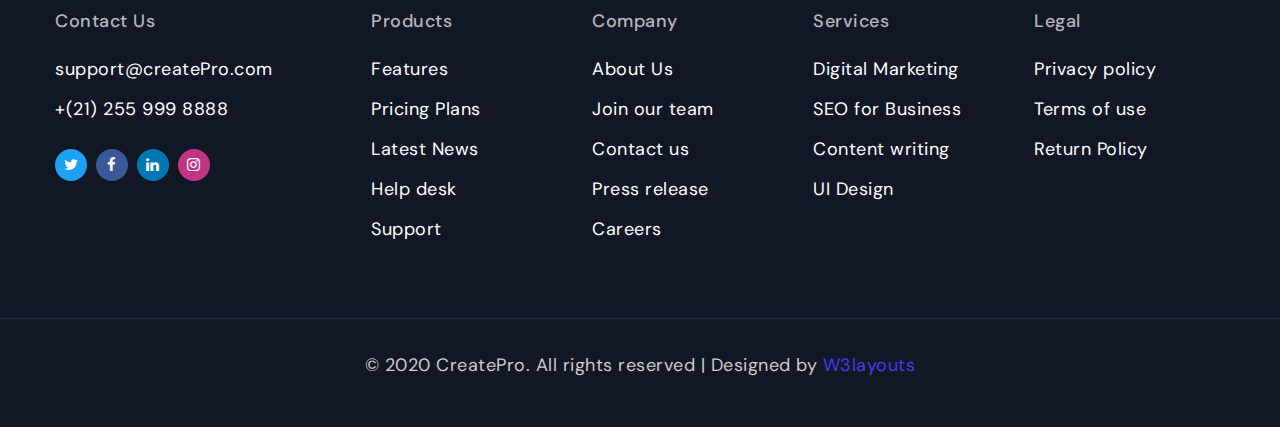
<file: myBionluk1/wwwroot/createpro-starter/web.html>
<!--
Author: W3layouts
Author URL: http://w3layouts.com
-->
<!doctype html>
<html lang="en">

<head>
  <!-- Required meta tags -->
  <meta charset="utf-8">
  <meta name="viewport" content="width=device-width, initial-scale=1, shrink-to-fit=no">

  <title>CreatePro - Multipurpose Bootstrap Responsive Website Template - Web Application : W3Layouts</title>

  <!-- Google fonts -->
  <link href="//fonts.googleapis.com/css2?family=DM+Sans:wght@400;700&display=swap" rel="stylesheet">

  <!-- Template CSS -->
  <link rel="stylesheet" href="assets/css/style-starter.css">
</head>

<body>
<!-- header -->
<header id="site-header" class="fixed-top">
  <div class="container">
      <nav class="navbar navbar-expand-lg stroke">
          <a class="navbar-brand" href="index.html">
              CreatePro.
          </a>
          <!-- if logo is image enable this   
      <a class="navbar-brand" href="#index.html">
          <img src="image-path" alt="Your logo" title="Your logo" style="height:35px;" />
      </a> -->
          <button class="navbar-toggler  collapsed bg-gradient" type="button" data-toggle="collapse"
              data-target="#navbarTogglerDemo02" aria-controls="navbarTogglerDemo02" aria-expanded="false"
              aria-label="Toggle navigation">
              <span class="navbar-toggler-icon fa icon-expand fa-bars"></span>
              <span class="navbar-toggler-icon fa icon-close fa-times"></span>
              </span>
          </button>

          <div class="collapse navbar-collapse" id="navbarTogglerDemo02">
              <ul class="navbar-nav ml-auto">
                  <li class="nav-item dropdown active">
                      <a class="nav-link dropdown-toggle" href="#" id="navbarDropdown1" role="button"
                          data-toggle="dropdown" aria-haspopup="true" aria-expanded="false">
                          Demos<span class="fa fa-angle-down"></span>
                      </a>
                      <div class="dropdown-menu" aria-labelledby="navbarDropdown1">
                          <a class="dropdown-item @@agency__active" href="index.html">Agency</a>
                          <a class="dropdown-item @@saas__active" href="saas.html">SaaS Subscription</a>
                          <a class="dropdown-item active" href="web.html">Web Application</a>
                      </div>
                  </li>
                  <li class="nav-item @@contact__active">
                      <a class="nav-link" href="contact.html">Contact</a>
                  </li>
                  <li>
                      <!--/search-right-->
                      <div class="search-right">
                          <a href="#search" title="search"><span class="fa fa-search" aria-hidden="true"></span></a>
                          <!-- search popup -->
                          <div id="search" class="pop-overlay">
                              <div class="popup">
                                  <h4 class="mb-3">Search here</h4>
                                  <form action="error.html" method="GET" class="search-box">
                                      <input type="search" placeholder="Enter Keyword" name="search"
                                          required="required" autofocus="">
                                      <button type="submit" class="btn btn-style btn-primary">Search</button>
                                  </form>

                              </div>
                              <a class="close" href="#close">×</a>
                          </div>
                          <!-- /search popup -->
                      </div>
                      <!--//search-right-->
                  </li>
                  <li class="mx-3">
                      <a href="#btn" class="btn btn-style btn-primary">Start a free trail</a>
                  </li>
              </ul>
          </div>
          <!-- toggle switch for light and dark theme -->
          <div class="mobile-position">
              <nav class="navigation">
                  <div class="theme-switch-wrapper">
                      <label class="theme-switch" for="checkbox">
                          <input type="checkbox" id="checkbox">
                          <div class="mode-container">
                              <i class="gg-sun"></i>
                              <i class="gg-moon"></i>
                          </div>
                      </label>
                  </div>
              </nav>
          </div>
          <!-- //toggle switch for light and dark theme -->
      </nav>
  </div>
</header>
<!-- //header -->
<section class="w3l-banner py-5" id="work">
    <div class="midd-w3 py-lg-5 py-md-4">
        <div class="container py-lg-4">
            <div class="row">
                <div class="col-lg-6 mt-lg-0 about-right-faq align-self">
                    <h3 class="title-toobig">Get more visitors, get more sales.</h3>
                    <p class="mt-4">Lorem ipsum viverra feugiat. Pellen tesque libero ut justo, init
                        ultrices in ligula. Semper at. Lorem ipsum dolor sit amet elit consectetur adipisicing
                        elit. Non quae, ad.</p>
                        <a href="#btn" class="btn link-style p-0 mt-lg-5 mt-4">Start a free trail <span class="fa fa-long-arrow-right"></a>
                 </div>
                <div class="col-lg-6 left-wthree-img mt-lg-0 mt-4">
                    <div class="position-relative">
                        <img src="assets/images/banner.jpg" alt="" class="img-fluid radius-image-full">
                        <a href="#small-dialog" class="popup-with-zoom-anim play-view text-center position-absolute">
                            <span class="video-play-icon">
                                <span class="fa fa-play"></span>
                            </span>
                        </a>
                        <!-- dialog itself, mfp-hide class is required to make dialog hidden -->
                        <div id="small-dialog" class="zoom-anim-dialog mfp-hide">
                            <iframe src="https://www.youtube.com/embed/d67nLyjN4hQ" allow="autoplay; fullscreen" allowfullscreen=""></iframe>
                        </div>
                    </div>
                </div>
            </div>
        </div>
    </div>
</section>
<section class="w3l-brands py-sm-5 py-4" id="brands">
    <div class="call-w3">
        <div class="container">
            <div class="company-logos text-center">
                <div class="row logos">
                    <div class="col-lg-2 col-md-3 col-sm-4 col-6">
                        <img src="assets/images/logo1.png" alt="" class="img-fluid">
                    </div>
                    <div class="col-lg-2 col-md-3 col-sm-4 col-6">
                        <img src="assets/images/logo2.png" alt="" class="img-fluid">
                    </div>
                    <div class="col-lg-2 col-md-3 col-sm-4 col-6 mt-sm-0 mt-4">
                        <img src="assets/images/logo3.png" alt="" class="img-fluid">
                    </div>
                    <div class="col-lg-2 col-md-3 col-sm-4 col-6 mt-md-0 mt-4">
                        <img src="assets/images/logo4.png" alt="" class="img-fluid">
                    </div>
                    <div class="col-lg-2 col-md-3 col-sm-4 col-6 mt-lg-0 mt-4">
                        <img src="assets/images/logo5.png" alt="" class="img-fluid">
                    </div>
                    <div class="col-lg-2 col-md-3 col-sm-4 col-6 mt-lg-0 mt-4">
                        <img src="assets/images/logo1.png" alt="" class="img-fluid">
                    </div>
                </div>
            </div>
        </div>
    </div>
</section>
<section class="w3l-services-block-3 py-5" id="services">
    <div class="features-main py-lg-5 py-md-3">
        <div class="container">
            <div class="row features">
                <div class="col-lg-4 col-md-6 feature-grid">
                    <a href="#url">
                        <div class="feature-body">
                            <div class="feature-img mb-4">
                                <span class="fa fa-sun-o" aria-hidden="true"></span>
                            </div>
                            <div class="feature-info">
                                <h3 class="feature-titel mb-3">Organize your campaigns</h3>
                                <p class="feature-text">Pellen tesque libero ut justo, lorem in ipsumetr dolor sit amet elit et.
                                    Debitis nam, minima iste ipsum Non, ad!
                                </p>
                                <a href="#url" class="link-style1 mt-4">View More</a>
                            </div>
                        </div>
                    </a>
                </div>
                <div class="col-lg-4 col-md-6 feature-grid mt-md-0 mt-5">
                    <a href="#url">
                        <div class="feature-body">
                            <div class="feature-img mb-4">
                                <span class="fa fa-wrench icon-fea" aria-hidden="true"></span>
                            </div>
                            <div class="feature-info">
                                <h3 class="feature-titel mb-3">Manage customers</h3>
                                <p class="feature-text">Pellen tesque libero ut justo, lorem in ipsumetr dolor sit amet elit et.
                                    Debitis nam, minima iste ipsum Non, ad!
                                </p>
                                <a href="#url" class="link-style1 mt-4">View More</a>
                            </div>
                        </div>
                    </a>
                </div>
                <div class="col-lg-4 col-md-6 feature-grid mt-lg-0 mt-5">
                    <a href="#url">
                        <div class="feature-body">
                            <div class="feature-img mb-4">
                                <span class="fa fa-flask" aria-hidden="true"></span>
                            </div>
                            <div class="feature-info">
                                <h3 class="feature-titel mb-3">Track progress fast</h3>
                                <p class="feature-text">Pellen tesque libero ut justo, lorem in ipsumetr dolor sit amet elit et.
                                    Debitis nam, minima iste ipsum Non, ad!
                                </p>
                                <a href="#url" class="link-style1 mt-4">View More</a>
                            </div>
                        </div>
                    </a>
                </div>
            </div>
        </div>
    </div>
</section>
<!-- home page about section -->
<section class="w3l-index3" id="about">
    <div class="midd-w3 py-5">
        <div class="container py-lg-5 py-md-3 py-2">
            <div class="row">
                <div class="col-lg-6">
                    <div class="position-relative">
                        <img src="assets/images/dashboard2.jpg" alt="" class="radius-image-full img-fluid">
                    </div>
                </div>
                <div class="col-lg-6 pl-lg-5 mt-lg-0 mt-5 align-self">
                    <h3 class="title-big mx-0">Track your progress
                        with our advanced site.</h3>
                    <p class="mt-md-4 mt-3">Lorem ipsum viverra feugiat. Pellen tesque libero ut justo,
                        ultrices in ligula. Semper at tempufddfel. Lorem ipsum init
                        dolor sit, amet elit, non velit, culpa! nam, minima iste ipsum Non, ad! Pellen
                        libero ut justo, init dolor sit.</p>
                    <a href="#btn" class="btn link-style p-0 mt-lg-5 mt-4">Start a free trail <span
                            class="fa fa-long-arrow-right"></a>
                </div>
            </div>
        </div>
    </div>
</section>
<!-- //home page about section -->
<!-- home page about section -->
<section class="w3l-strategy" id="about">
    <div class="midd-w3 py-5">
        <div class="container py-lg-5 py-md-3">
            <div class="row">
                <div class="col-lg-6 align-self">
                    <h3 class="title-big mx-0">Understand your visitors fast. Take quick actions.</h3>
                    <p class="mt-md-4 mt-3">Lorem ipsum viverra feugiat. Pellen tesque libero ut justo,
                        ultrices in ligula. Semper at tempufddfel. Lorem ipsum init
                        dolor sit, amet elit, non velit, culpa! Debitis nam, minima iste ipsum Non, ad! Pellen tesque
                        libero ut justo, init sit.</p>
                    <a href="#btn" class="btn link-style p-0 mt-lg-5 mt-4">Start a free trail <span
                            class="fa fa-long-arrow-right"></a>
                </div>
                <div class="col-lg-6 mt-lg-0 mt-md-5 mt-4">
                    <div class="position-relative">
                        <img src="assets/images/web.jpg" alt="" class="radius-image-full img-fluid">
                    </div>
                </div>
            </div>
        </div>
    </div>
</section>
<!-- //home page about section -->
<!-- home page about section -->
<section class="w3l-index3" id="about">
    <div class="midd-w3 py-5">
        <div class="container py-lg-5 py-md-3">
            <div class="row">
                <div class="col-lg-6 pr-lg-5">
                    <div class="image grids">
                        <div class="grid1">
                            <img src="assets/images/image1.jpg" alt="" class="radius-image-full img-fluid">
                            <img src="assets/images/image2.jpg" alt="" class="radius-image-full img-fluid mt-4">
                        </div>
                        <div class="grid2">
                            <img src="assets/images/image3.jpg" alt="" class="radius-image-full img-fluid">
                            <img src="assets/images/image4.jpg" alt="" class="radius-image-full img-fluid mt-4">
                        </div>
                    </div>
                </div>
                <div class="col-lg-6 pl-lg-5 mt-lg-0 mt-md-5 mt-4 align-self">
                    <h3 class="title-big mx-0">Make your customers
                        happy by giving services.</h3>
                    <p class="mt-md-4 mt-3">Lorem ipsum viverra feugiat. Pellen tesque libero ut justo,
                        ultrices in ligula. Semper at tempufddfel. Lorem ipsum init
                        dolor sit, amet elit. Dolor ipsum non velit, culpa! Morbi congue ligula a magna gravida, a
                        mollis sem faucibus. Quisque vel leo non arcu accumsan porttitor. Nam iaculis urna sed odio
                        aliquet, et pulvinar arcu vulputate.</p>
                    <a href="#btn" class="btn link-style p-0 mt-lg-5 mt-4">Start a free trail <span
                            class="fa fa-long-arrow-right"></a>
                </div>
            </div>
        </div>
    </div>
</section>
<!-- //home page about section -->
<!-- content -->
<section class="pricing-columns pricing-section py-5" id="pricing">
    <div class="container pricing-style-w3ls py-lg-5 py-md-4">
        <div class="title-content text-center">
            <h3 class="title-big">Pricing Plans</h3>
            <p class="mt-3">We are here to help the customers to get their success. Lorem ipsum dolor sit amet,
                consectetur elit. Nemo sit eos, quod
                minus eius illo labore.</p>
        </div>
        <div class="text-center mt-5 mb-lg-4">
            <label class="toggler toggler--is-active" id="filt-monthly">Monthly</label>
            <div class="toggle">
                <input type="checkbox" id="switcher" class="check">
                <b class="switch"></b>
            </div>
            <label class="toggler" id="filt-hourly">Yearly</label>
        </div>
        <div id="monthly">
            <div class="row pricing-chart">
                <div class="col-lg-4">
                    <div class="plan popular">
                        <h3 class="pop-plan">Basic Plan</h3>
                        <div class="price mb-4">
                            <span class="dollar">$</span>
                            <span class="amount" data-dollar-amount="19">19</span>
                            <span class="month">/mo</span>
                        </div>
                        <ul>
                            <li><span class="fa fa-check"></span> Commercial License</li>
                            <li><span class="fa fa-check"></span> 100+ HTML UI Elements</li>
                            <li><span class="fa fa-check"></span> Unlimited Domain Support</li>
                            <li class="not-available"><span class="fa fa-times"></span> 6 months premium support</li>
                            <li class="not-available"><span class="fa fa-times"></span> Lifetime updates</li>
                        </ul>
                        <a class="btn btn-outline-primary btn-style mt-lg-5 mt-4" href="#url">Start Free Trail</a>
                    </div>
                </div>
                <div class="col-lg-4">
                    <div class="plan popular active">
                        <h3 class="pop-plan">Popular Plan</h3>
                        <div class="price mb-4">
                            <span class="dollar">$</span>
                            <span class="amount" data-dollar-amount="39">39</span>
                            <span class="month">/mo</span>
                        </div>
                        <ul>
                            <li><span class="fa fa-check"></span> Commercial License</li>
                            <li><span class="fa fa-check"></span> 100+ HTML UI Elements</li>
                            <li><span class="fa fa-check"></span> Unlimited Domain Support</li>
                            <li><span class="fa fa-check"></span> 6 months premium support</li>
                            <li class="not-available"><span class="fa fa-times"></span> Lifetime updates</li>
                        </ul>
                        <a class="btn btn-primary btn-style mt-lg-5 mt-4" href="#url">Start Free Trail</a>
                    </div>
                </div>
                <div class="col-lg-4">
                    <div class="plan popular">
                        <h3 class="pop-plan">Premium Plan</h3>
                        <div class="price mb-4">
                            <span class="dollar">$</span>
                            <span class="amount" data-dollar-amount="69">69</span>
                            <span class="month">/mo</span>
                        </div>
                        <ul>
                            <li><span class="fa fa-check"></span> Commercial License</li>
                            <li><span class="fa fa-check"></span> 100+ HTML UI Elements</li>
                            <li><span class="fa fa-check"></span> Unlimited Domain Support</li>
                            <li><span class="fa fa-check"></span> 6 months premium support</li>
                            <li><span class="fa fa-check"></span> Lifetime updates</li>
                        </ul>
                        <a class="btn btn-outline-primary btn-style mt-lg-5 mt-4" href="#url">Start Free Trail</a>
                    </div>
                </div>
            </div>
        </div>
        <div id="hourly" class="hide">
            <div class="row pricing-chart">
                <div class="col-lg-4">
                    <div class="plan popular">
                        <h3 class="pop-plan">Free Plan</h3>
                        <div class="price mb-4">
                            <span class="dollar">$</span>
                            <span class="amount" data-dollar-amount="00">00</span>
                            <span class="month">/mo</span>
                        </div>
                        <ul>
                            <li><span class="fa fa-check"></span> Commercial License</li>
                            <li><span class="fa fa-check"></span> 100+ HTML UI Elements</li>
                            <li><span class="fa fa-check"></span> Unlimited Domain Support</li>
                            <li class="not-available"><span class="fa fa-times"></span> 6 months premium support</li>
                            <li class="not-available"><span class="fa fa-times"></span> Lifetime updates</li>
                        </ul>
                        <a class="btn btn-outline-primary btn-style mt-lg-5 mt-4" href="#url">Start Free Trail</a>
                    </div>
                </div>
                <div class="col-lg-4">
                    <div class="plan popular active">
                        <h3 class="pop-plan">Standard Plan</h3>
                        <div class="price mb-4">
                            <span class="dollar">$</span>
                            <span class="amount" data-dollar-amount="49">49</span>
                            <span class="month">/mo</span>
                        </div>
                        <ul>
                            <li><span class="fa fa-check"></span> Commercial License</li>
                            <li><span class="fa fa-check"></span> 100+ HTML UI Elements</li>
                            <li><span class="fa fa-check"></span> Unlimited Domain Support</li>
                            <li class="not-available"><span class="fa fa-times"></span> 6 months premium support</li>
                            <li class="not-available"><span class="fa fa-times"></span> Lifetime updates</li>
                        </ul>
                        <a class="btn btn-primary btn-style mt-lg-5 mt-4" href="#url">Start Free Trail</a>
                    </div>
                </div>
                <div class="col-lg-4">
                    <div class="plan popular">
                        <h3 class="pop-plan">Professional Plan</h3>
                        <div class="price mb-4">
                            <span class="dollar">$</span>
                            <span class="amount" data-dollar-amount="69">69</span>
                            <span class="month">/mo</span>
                        </div>
                        <ul>
                            <li><span class="fa fa-check"></span> Commercial License</li>
                            <li><span class="fa fa-check"></span> 100+ HTML UI Elements</li>
                            <li><span class="fa fa-check"></span> Unlimited Domain Support</li>
                            <li class="not-available"><span class="fa fa-times"></span> 6 months premium support</li>
                            <li class="not-available"><span class="fa fa-times"></span> Lifetime updates</li>
                        </ul>
                        <a class="btn btn-outline-primary btn-style mt-lg-5 mt-4" href="#url">Start Free Trail</a>
                    </div>
                </div>
            </div>
        </div>
    </div>
</section>
<!-- home page about section -->
<section class="w3l-clients" id="testimonials">
    <div class="midd-w3 py-5">
        <div class="container py-lg-5 py-md-3">
            <div id="owl-demo1" class="owl-carousel owl-theme mt-4 py-2 mb-4">
                <div class="item">
                    <div class="testimonial-content">
                        <div class="testimonial">
                            <blockquote>
                                <q>OMG! I cannot believe that I have got a brand new landing page after getting Omega.
                                    It was super easy to edit and publish.</q>
                            </blockquote>
                            <div class="testi-des">
                                <div class="peopl align-self">
                                    <h3>John wilson</h3>
                                    <p class="indentity">Web Developer</p>
                                </div>
                            </div>
                        </div>
                    </div>
                </div>
                <div class="item">
                    <div class="testimonial-content">
                        <div class="testimonial">
                            <blockquote>
                                <q>Simply the best. Better than all the rest. I’d recommend this product to beginners
                                    and advanced users.</q>
                            </blockquote>
                            <div class="testi-des">
                                <div class="peopl align-self">
                                    <h3>Julia sakura</h3>
                                    <p class="indentity">Digital Marketer</p>
                                </div>
                            </div>
                        </div>
                    </div>
                </div>
                <div class="item">
                    <div class="testimonial-content">
                        <div class="testimonial">
                            <blockquote>
                                <q>OMG! I cannot believe that I have got a brand new landing page after getting Omega.
                                    It was super easy to edit and publish.</q>
                            </blockquote>
                            <div class="testi-des">
                                <div class="peopl align-self">
                                    <h3>John wilson</h3>
                                    <p class="indentity">Web Developer</p>
                                </div>
                            </div>
                        </div>
                    </div>
                </div>
                <div class="item">
                    <div class="testimonial-content">
                        <div class="testimonial">
                            <blockquote>
                                <q>Simply the best. Better than all the rest. I’d recommend this product to beginners
                                    and advanced users.</q>
                            </blockquote>
                            <div class="testi-des">
                                <div class="peopl align-self">
                                    <h3>Julia sakura</h3>
                                    <p class="indentity">Digital Marketer</p>
                                </div>
                            </div>
                        </div>
                    </div>
                </div>
                <div class="item">
                    <div class="testimonial-content">
                        <div class="testimonial">
                            <blockquote>
                                <q>OMG! I cannot believe that I have got a brand new landing page after getting Omega.
                                    It was super easy to edit and publish.</q>
                            </blockquote>
                            <div class="testi-des">
                                <div class="peopl align-self">
                                    <h3>John wilson</h3>
                                    <p class="indentity">Web Developer</p>
                                </div>
                            </div>
                        </div>
                    </div>
                </div>
                <div class="item">
                    <div class="testimonial-content">
                        <div class="testimonial">
                            <blockquote>
                                <q>Simply the best. Better than all the rest. I’d recommend this product to beginners
                                    and advanced users.</q>
                            </blockquote>
                            <div class="testi-des">
                                <div class="peopl align-self">
                                    <h3>Julia sakura</h3>
                                    <p class="indentity">Digital Marketer</p>
                                </div>
                            </div>
                        </div>
                    </div>
                </div>
            </div>
        </div>
    </div>
</section>
<!-- //home page about section -->
<!-- footer17 -->
<section class="footer-17">
  <div class="footer17_sur py-5">
    <div class="container py-lg-5 py-md-4">
      <div class="footer17-top">
        <div class="footer17-top-left1_sur">
          <h6>Contact Us</h6>
          <ul>
            <li><a href="mailto:support@createPro.com">support@createPro.com</a></li>
            <li><a href="tel:+(21) 255 999 8888">+(21) 255 999 8888</a></li>
          </ul>
          <ul class="footers-17_social">
            <li><a href="#url" class="twitter"><span class="fa fa-twitter"></span></a></li>
            <li><a href="#url" class="facebook"><span class="fa fa-facebook"></span></a></li>
            <li><a href="#url" class="linkedin"><span class="fa fa-linkedin"></span></a></li>
            <li><a href="#url" class="instagram"><span class="fa fa-instagram"></span></a></li>
          </ul>
        </div>
        <div class="footer17-top-left2_sur">
          <h6>Products</h6>
          <ul>
            <li><a href="#features">Features</a></li>
            <li><a href="#pricing">Pricing Plans</a></li>
            <li><a href="#blog">Latest News</a></li>
            <li><a href="#help">Help desk</a></li>
            <li><a href="#support">Support</a></li>
          </ul>
        </div>
        <div class="footer17-top-left3_sur">
          <h6>Company</h6>
          <ul>
            <li><a href="about.html">About Us</a></li>
            <li><a href="#team">Join our team</a></li>
            <li><a href="contact.html">Contact us</a></li>
            <li><a href="#press">Press release</a></li>
            <li><a href="#careers">Careers</a></li>
          </ul>
        </div>
        <div class="footer17-top-left4_sur">
          <h6>Services</h6>
          <ul>
            <li><a href="#services">Digital Marketing</a></li>
            <li><a href="#seo">SEO for Business</a></li>
            <li><a href="#writing">Content writing</a></li>
            <li><a href="#design">UI Design</a></li>
          </ul>
        </div>
        <div class="footer17-top-left5_sur">
          <h6>Legal </h6>
          <ul>
            <li><a href="#url">Privacy policy</a></li>
            <li><a href="#url">Terms of use</a></li>
            <li><a href="#url">Return Policy</a></li>
          </ul>
        </div>
      </div>
    </div>
    <div class="copyright text-center">
      <div class="container">
        <p class="copy-footer-29">© 2020 CreatePro. All rights reserved | Designed by <a href="https://w3layouts.com"
            target="_blank">W3layouts</a></p>
      </div>
    </div>
    <!-- move top -->
    <button onclick="topFunction()" id="movetop" title="Go to top">
      &#10548;
    </button>
    <script>
      // When the user scrolls down 20px from the top of the document, show the button
      window.onscroll = function () {
        scrollFunction()
      };

      function scrollFunction() {
        if (document.body.scrollTop > 20 || document.documentElement.scrollTop > 20) {
          document.getElementById("movetop").style.display = "block";
        } else {
          document.getElementById("movetop").style.display = "none";
        }
      }

      // When the user clicks on the button, scroll to the top of the document
      function topFunction() {
        document.body.scrollTop = 0;
        document.documentElement.scrollTop = 0;
      }
    </script>
    <!-- /move top -->
  </div>
</section>
<!-- //footer17 -->

<!-- Template JavaScript -->
<script src="assets/js/jquery-3.3.1.min.js"></script>

<script src="assets/js/theme-change.js"></script><!-- theme switch js (light and dark)-->

<!-- pricing tabs js -->
<script src="assets/js/tabs.js"></script>

<!-- owlcarousel -->
<script src="assets/js/owl.carousel.js"></script>

<!-- script for tesimonials carousel slider -->
<script>
  $(document).ready(function () {
    $("#owl-demo1").owlCarousel({
      loop: true,
      nav: false,
      margin: 50,
      responsiveClass: true,
      responsive: {
        0: {
          items: 1,
          nav: false
        },
        736: {
          items: 2,
          nav: false
        }
      }
    })
  })
</script>
<!-- //script for tesimonials carousel slider -->

<!-- script for tesimonials agency carousel slider -->
<script>
  $(document).ready(function () {
    $("#owl-agency").owlCarousel({
      loop: true,
      nav: false,
      margin: 50,
      responsiveClass: true,
      responsive: {
        0: {
          items: 1,
          nav: false
        },
        736: {
          items: 1,
          nav: false
        }
      }
    })
  })
</script>
<!-- //script for tesimonials agency carousel slider -->

<!-- magnific popup -->
<script src="assets/js/jquery.magnific-popup.min.js"></script>
<script>
  $(document).ready(function () {
    $('.popup-with-zoom-anim').magnificPopup({
      type: 'inline',

      fixedContentPos: false,
      fixedBgPos: true,

      overflowY: 'auto',

      closeBtnInside: true,
      preloader: false,

      midClick: true,
      removalDelay: 300,
      mainClass: 'my-mfp-zoom-in'
    });

    $('.popup-with-move-anim').magnificPopup({
      type: 'inline',

      fixedContentPos: false,
      fixedBgPos: true,

      overflowY: 'auto',

      closeBtnInside: true,
      preloader: false,

      midClick: true,
      removalDelay: 300,
      mainClass: 'my-mfp-slide-bottom'
    });
  });
</script>
<!-- //magnific popup -->

<!-- disable body scroll which navbar is in active -->
<script>
  $(function () {
    $('.navbar-toggler').click(function () {
      $('body').toggleClass('noscroll');
    })
  });
</script>
<!-- disable body scroll which navbar is in active -->

<!--/MENU-JS-->
<script>
  $(window).on("scroll", function () {
    var scroll = $(window).scrollTop();

    if (scroll >= 80) {
      $("#site-header").addClass("nav-fixed");
    } else {
      $("#site-header").removeClass("nav-fixed");
    }
  });

  //Main navigation Active Class Add Remove
  $(".navbar-toggler").on("click", function () {
    $("header").toggleClass("active");
  });
  $(document).on("ready", function () {
    if ($(window).width() > 991) {
      $("header").removeClass("active");
    }
    $(window).on("resize", function () {
      if ($(window).width() > 991) {
        $("header").removeClass("active");
      }
    });
  });
</script>
<!--//MENU-JS-->

<script src="assets/js/bootstrap.min.js"></script>

</body>

</html>
</file>
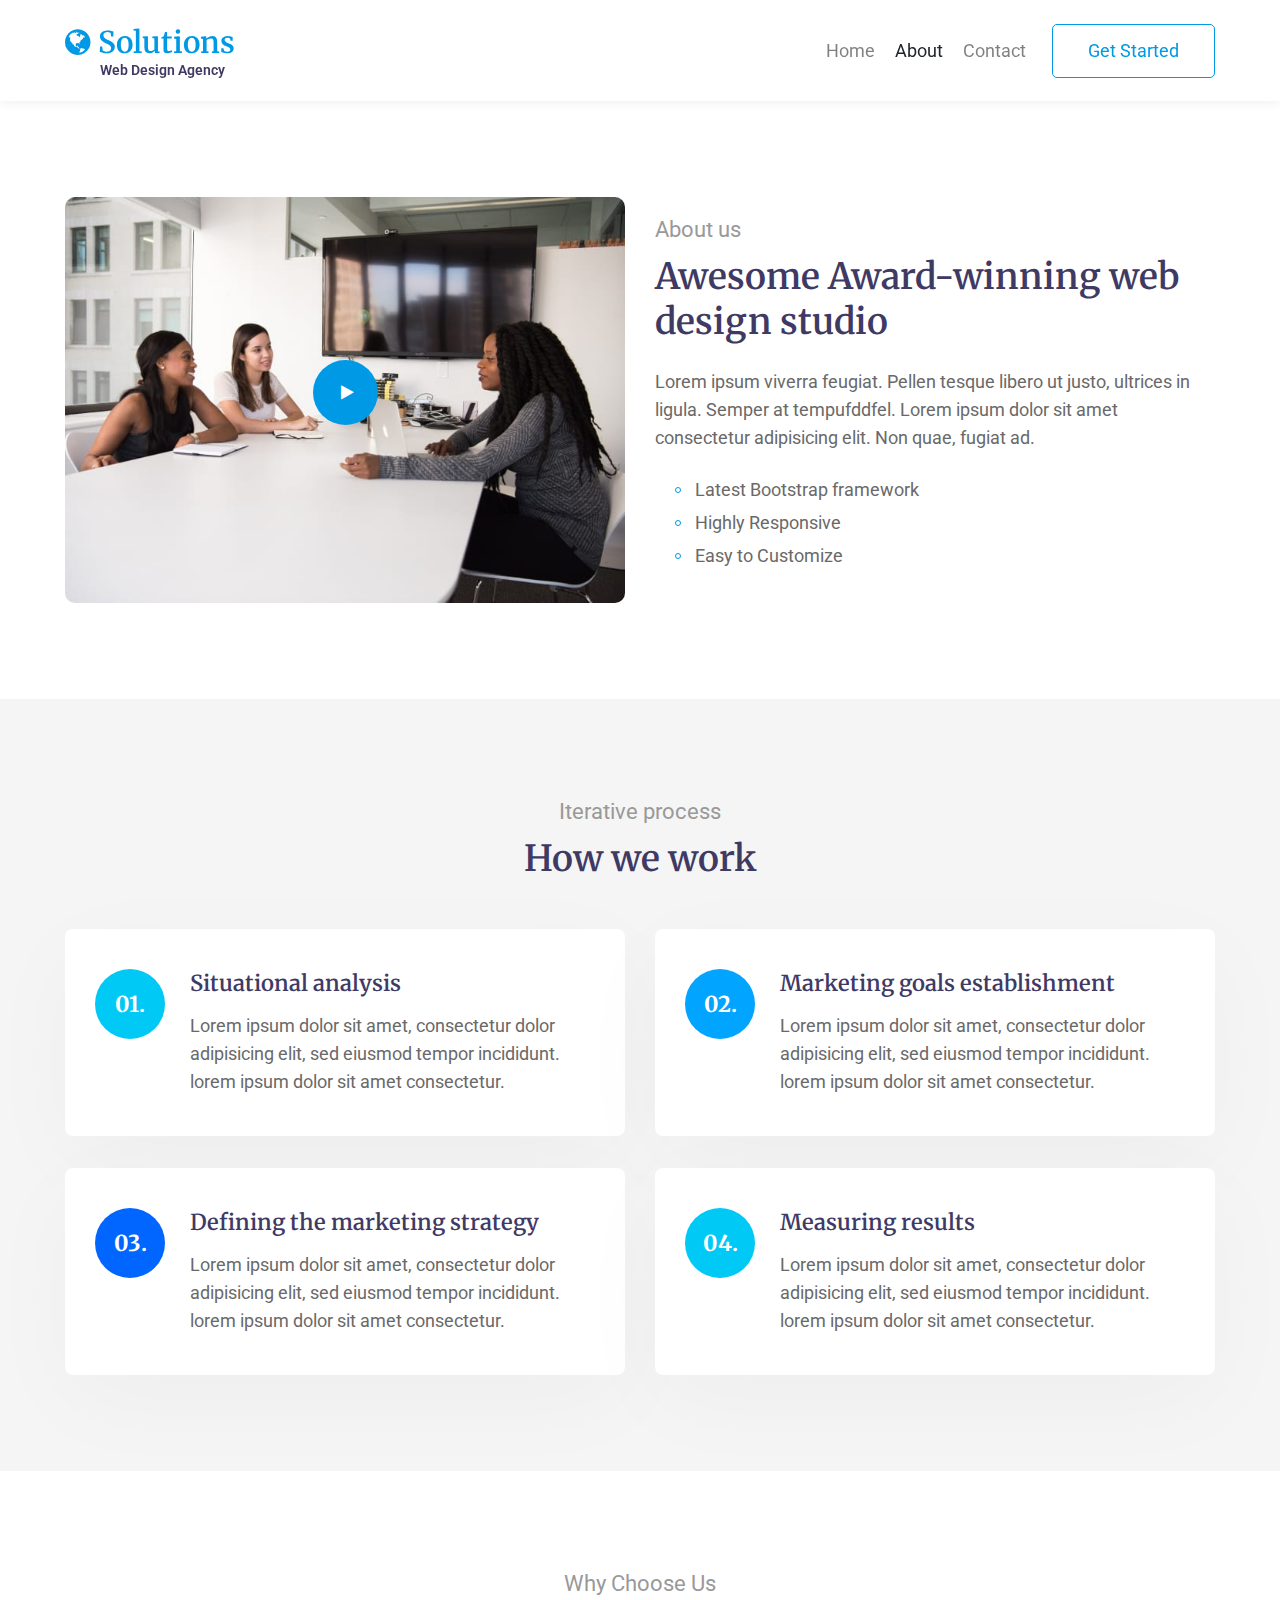
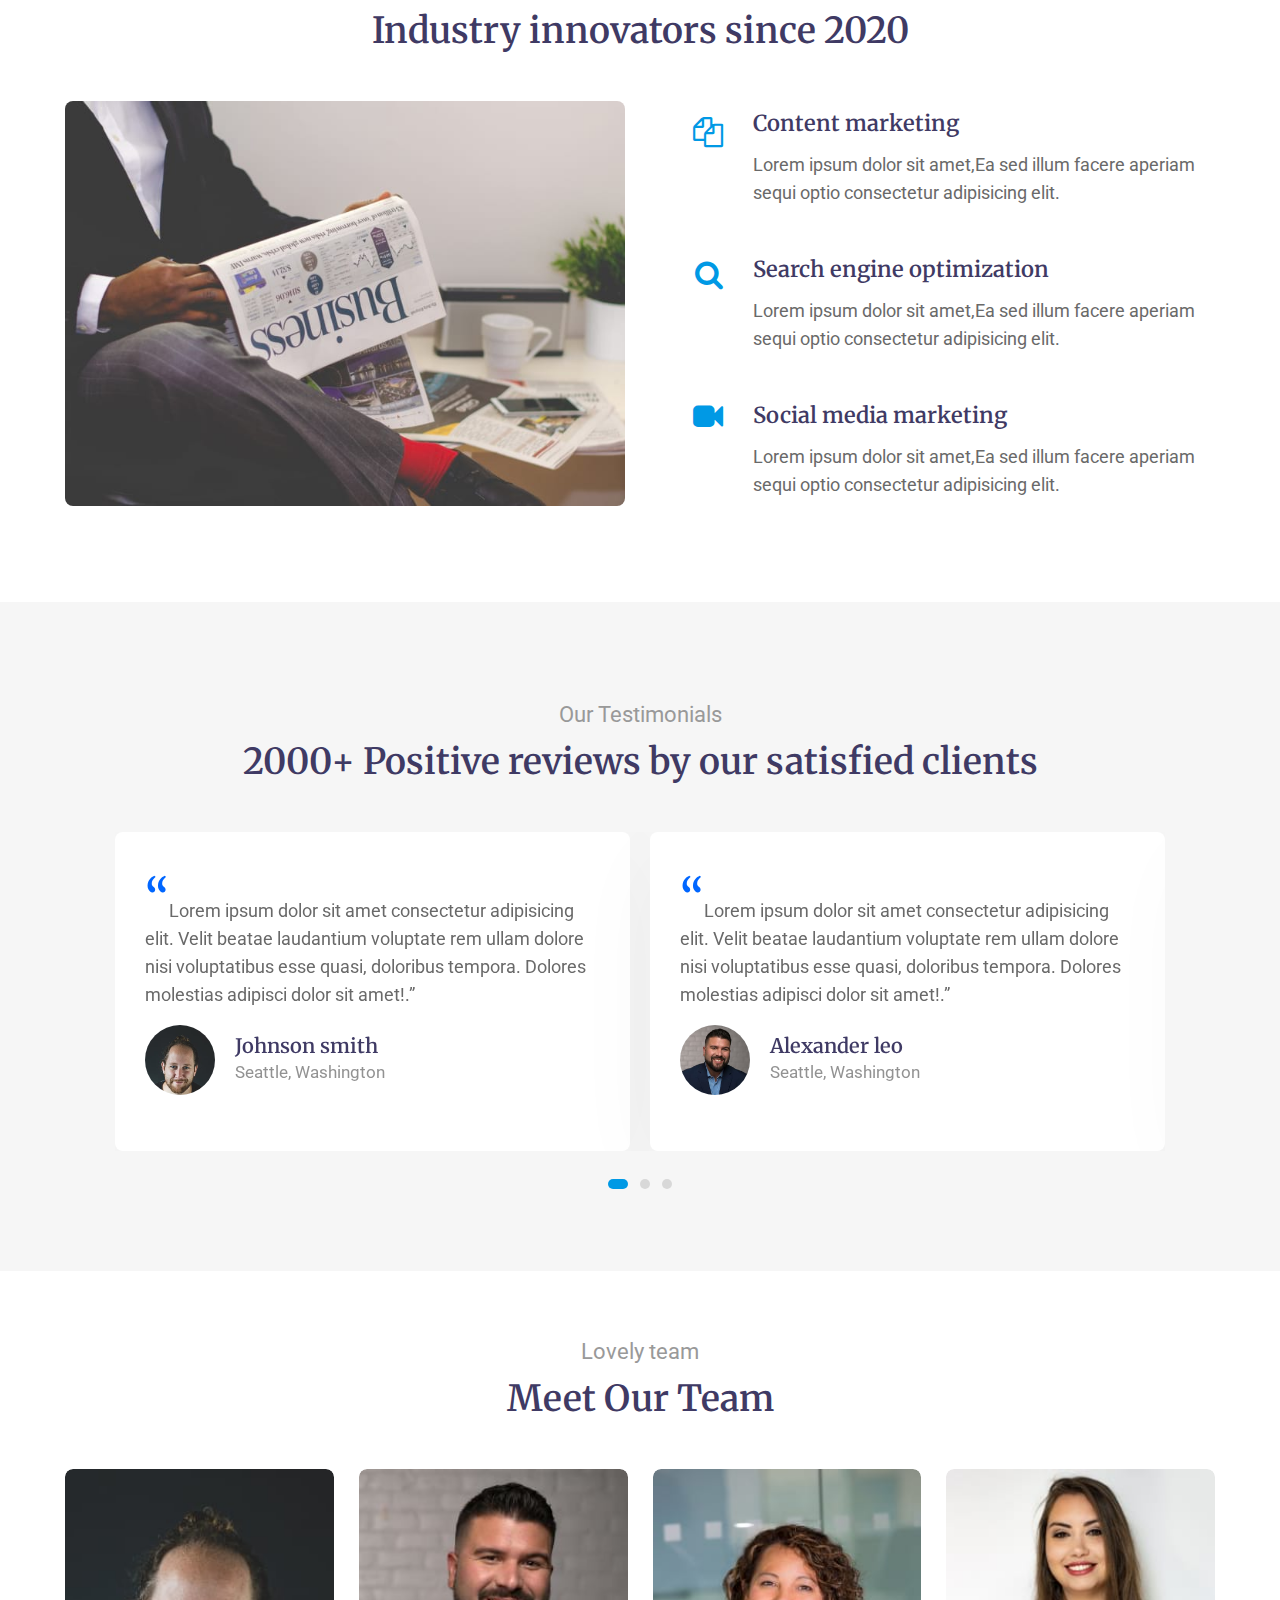
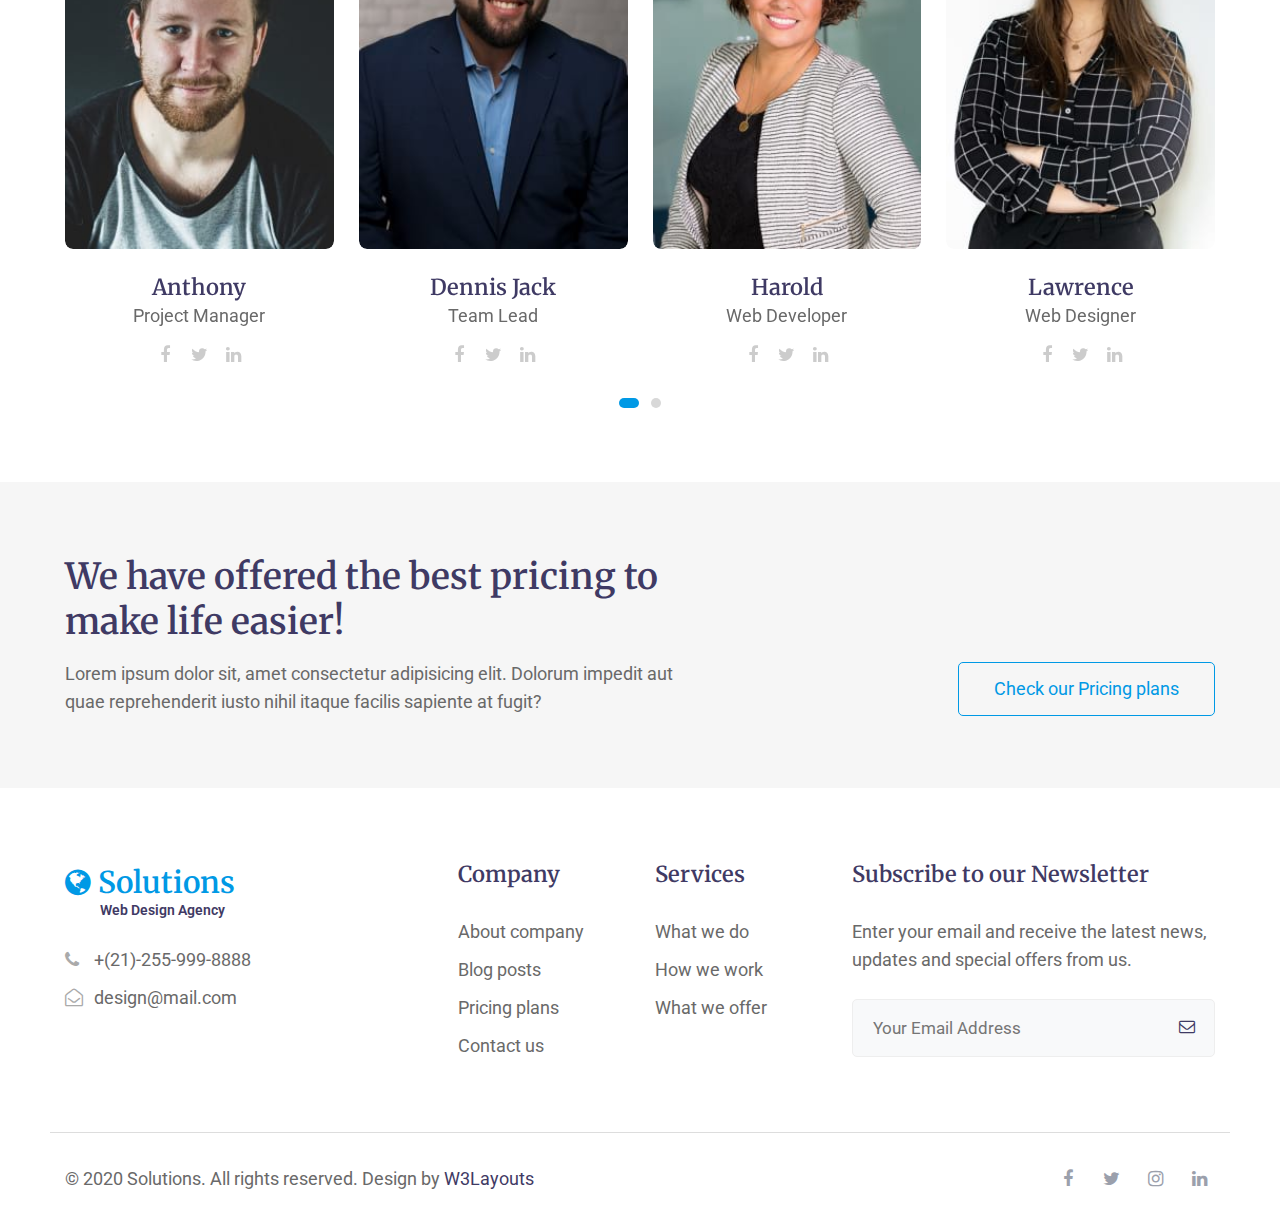
<file: myBionluk1/wwwroot/solutions-starter/about.html>
<!--
Author: W3layouts
Author URL: http://w3layouts.com
-->
<!doctype html>
<html lang="en">

<head>
  <!-- Required meta tags -->
  <meta charset="utf-8">
  <meta name="viewport" content="width=device-width, initial-scale=1, shrink-to-fit=no">

  <title>Solutons a Corporate Category Bootstrap Responsive Website Template - About : W3Layouts</title>

  <link href="//fonts.googleapis.com/css2?family=Merriweather:wght@300;400;700;900&display=swap" rel="stylesheet">
  <link href="//fonts.googleapis.com/css?family=Roboto:100,300,400,500,700,900&display=swap" rel="stylesheet">

  <!-- Template CSS -->
  <link rel="stylesheet" href="assets/css/style-starter.css">
</head>

<body>
<!-- Header -->
<header class="w3l-header">
	<!--/nav-->
	<nav class="navbar navbar-expand-lg navbar-light fill px-lg-0 py-0 px-3">
		<div class="container">
			<a class="navbar-brand" href="index.html">
				<span class="fa fa-globe"></span> Solutions <span class="logo">Web Design Agency</span></a>
			<!-- if logo is image enable this   
						<a class="navbar-brand" href="#index.html">
							<img src="image-path" alt="Your logo" title="Your logo" style="height:35px;" />
						</a> -->
			<button class="navbar-toggler collapsed" type="button" data-toggle="collapse"
				data-target="#navbarSupportedContent" aria-controls="navbarSupportedContent" aria-expanded="false"
				aria-label="Toggle navigation">
				<!-- <span class="navbar-toggler-icon"></span> -->
				<span class="fa icon-expand fa-bars"></span>
				<span class="fa icon-close fa-times"></span>
			</button>

			<div class="collapse navbar-collapse" id="navbarSupportedContent">
				<ul class="navbar-nav ml-auto">
					<li class="nav-item @@home__active">
						<a class="nav-link" href="index.html">Home</a>
					</li>
					<li class="nav-item active">
						<a class="nav-link" href="about.html">About</a>
					</li>
					<li class="nav-item @@contact__active">
						<a class="nav-link" href="contact.html">Contact</a>
					</li>
				</ul>
				<div class="ml-lg-3">
					<a href="#url" class="btn btn-style btn-effect">Get Started</a>
				</div>
			</div>
		</div>
	</nav>
	<!--//nav-->
</header>
<!-- //Header -->
<section class="w3l-aboutblock py-5" id="about">
    <div class="midd-w3">
        <div class="container py-lg-5 py-md-3">
            <div class="row">
                <div class="col-lg-6 left-wthree-img text-righ">
                    <div class="position-relative">
                        <img src="assets/images/g4.jpg" alt="" class="img-fluid">
                        <a href="#small-dialog" class="popup-with-zoom-anim play-view text-center position-absolute">
                            <span class="video-play-icon">
                                <span class="fa fa-play"></span>
                            </span>
                        </a>
                        <!-- dialog itself, mfp-hide class is required to make dialog hidden -->
                        <div id="small-dialog" class="zoom-anim-dialog mfp-hide">
                            <iframe src="https://www.youtube.com/embed/YWA-xbsJrVg" allow="autoplay; fullscreen"
                                allowfullscreen=""></iframe>
                        </div>
                    </div>
                </div>
                <div class="col-lg-6 mt-lg-0 mt-5 about-right-faq align-self">
                    <span class="text mb-2">About us</span>
                    <h3 class="title-big">Awesome Award-winning web design studio</h3>
                    <p class="mt-4">Lorem ipsum viverra feugiat. Pellen tesque libero ut justo,
                        ultrices in ligula. Semper at tempufddfel. Lorem ipsum dolor sit amet consectetur adipisicing
                        elit. Non quae, fugiat ad.</p>
                    <ol class="w3l-right mt-4">
                        <li>Latest Bootstrap framework</li>
                        <li>Highly Responsive</li>
                        <li>Easy to Customize</li>
                    </ol>
                </div>
            </div>
        </div>
    </div>
</section>
<section class="w3-about-2" id="features">
    <div class="w3-services-ab py-5">
        <div class="container py-lg-5 py-md-4">
            <span class="text text-center mb-2">Iterative process</span>
            <h3 class="title-big text-center mb-5">How we work</h3>
            <div class="w3-services-grids">
                <div class="w3-services-right-grid">
                    <div class="fea-gd-vv row">
                        <div class="col-lg-6">
                            <div class="float-lt feature-gd">
                                <div class="icon"> <span class="number number1">01.</span></div>
                                <div class="icon-info">
                                    <h5>Situational analysis </h5>
                                    <p> Lorem ipsum dolor sit amet, consectetur dolor adipisicing elit, sed eiusmod tempor
                                        incididunt. lorem ipsum dolor sit amet consectetur. </p>

                                </div>
                            </div>
                        </div>
                        <div class="col-lg-6 mt-lg-0 mt-4">
                            <div class="float-mid feature-gd">
                                <div class="icon"> <span class="number number2">02.</span></div>
                                <div class="icon-info">
                                    <h5>Marketing goals establishment</h5>
                                    <p> Lorem ipsum dolor sit amet, consectetur dolor adipisicing elit, sed eiusmod tempor
                                        incididunt. lorem ipsum dolor sit amet consectetur. </p>
                                </div>
                            </div>
                        </div>
                        <div class="col-lg-6 mt-4 pt-md-2">
                            <div class="float-rt feature-gd">
                                <div class="icon"> <span class="number number3">03.</span></div>
                                <div class="icon-info">
                                    <h5>Defining the marketing strategy</h5>
                                    <p> Lorem ipsum dolor sit amet, consectetur dolor adipisicing elit, sed eiusmod tempor
                                        incididunt. lorem ipsum dolor sit amet consectetur. </p>
                                </div>
                            </div>
                        </div>
                        <div class="col-lg-6 mt-4 pt-md-2">
                            <div class="float-lt feature-gd">
                                <div class="icon"> <span class="number number4">04.</span></div>
                                <div class="icon-info">
                                    <h5>Measuring results</h5>
                                    <p> Lorem ipsum dolor sit amet, consectetur dolor adipisicing elit, sed eiusmod tempor
                                        incididunt. lorem ipsum dolor sit amet consectetur. </p>

                                </div>
                            </div>
                        </div>

                    </div>
                </div>
            </div>
        </div>
    </div>
</section>

<!-- services page block 3 -->
<section class="w3l-mobile-content-6 py-5">
    <div class="mobile-info py-lg-5 py-md-4">
        <!-- /mobile-info-->
        <div class="container">
            <span class="text text-center mb-2">Why Choose Us</span>
            <h3 class="title-big text-center mb-5">Industry innovators since 2020 </h3>
            <div class="row mobile-info-inn">
                <div class="col-lg-6 image-left">
                    <img src="assets/images/g3.jpg" class="radius-image img-fluid" alt="">
                </div>
                <div class="col-lg-6 mobile-right mt-lg-0 mt-5">
                    <div class="row mobile-right-grids mb-md-5 mb-4">
                        <div class="col-lg-2 col-md-1 col-2 mobile-right-icon">
                            <div class="mobile-icon text-lg-right mt-2">
                                <span class="fa fa-files-o"></span>
                            </div>
                        </div>
                        <div class="col-lg-10 col-md-11 col-10 mobile-right-info">
                            <h6><a href="#url">Content marketing </a></h6>
                            <p>Lorem ipsum dolor sit amet,Ea sed illum facere aperiam sequi optio consectetur
                                adipisicing elit.</p>
                        </div>
                    </div>
                    <div class="row mobile-right-grids mb-md-5 mb-4">
                        <div class="col-lg-2 col-md-1 col-2 mobile-right-icon">
                            <div class="mobile-icon text-lg-right mt-1">
                                <span class="fa fa-search"></span>
                            </div>
                        </div>
                        <div class="col-lg-10 col-md-11 col-10 mobile-right-info">
                            <h6><a href="#url">Search engine optimization</a></h6>
                            <p>Lorem ipsum dolor sit amet,Ea sed illum facere aperiam sequi optio consectetur
                                adipisicing elit.</p>
                        </div>
                    </div>
                    <div class="row mobile-right-grids">
                        <div class="col-lg-2 col-md-1 col-2 mobile-right-icon">
                            <div class="mobile-icon text-lg-right">
                                <span class="fa fa-video-camera"></span>
                            </div>
                        </div>
                        <div class="col-lg-10 col-md-11 col-10 mobile-right-info">
                            <h6><a href="#url">Social media marketing </a></h6>
                            <p>Lorem ipsum dolor sit amet,Ea sed illum facere aperiam sequi optio consectetur
                                adipisicing elit.</p>
                        </div>
                    </div>
                </div>

            </div>
        </div>
        <!-- //mobile-info-->
    </div>
</section>
<!-- services page block 3 -->
<!--/testimonials-->
<section class="w3l-clients" id="clients">
    <!-- /grids -->
    <div class="cusrtomer-layout py-5">
        <div class="container py-lg-5 py-md-4">
            <div class="heading text-center mx-auto">
                <span class="text text-center mb-2">Our Testimonials</span>
                <h3 class="title-big-portfolio mb-5">2000+ Positive reviews by our satisfied clients </h3>
            </div>
            <!-- /grids -->
            <div class="testimonial-width">
                <div id="owl-demo1" class="owl-carousel owl-theme mb-4">
                    <div class="item">
                        <div class="testimonial-content">
                            <div class="testimonial">
                                <blockquote>
                                    <q>Lorem ipsum dolor sit amet consectetur adipisicing elit. Velit beatae laudantium
                                        voluptate rem ullam dolore nisi voluptatibus esse quasi, doloribus tempora.
                                        Dolores molestias adipisci dolor sit amet!.</q>
                                </blockquote>
                                <div class="testi-des">
                                    <div class="test-img"><img src="assets/images/team1.jpg" class="img-fluid" alt="/">
                                    </div>
                                    <div class="peopl align-self">
                                        <h3>Johnson smith</h3>
                                        <p class="indentity">Seattle, Washington</p>
                                    </div>
                                </div>
                            </div>
                        </div>
                    </div>
                    <div class="item">
                        <div class="testimonial-content">
                            <div class="testimonial">
                                <blockquote>
                                    <q>Lorem ipsum dolor sit amet consectetur adipisicing elit. Velit beatae laudantium
                                        voluptate rem ullam dolore nisi voluptatibus esse quasi, doloribus tempora.
                                        Dolores molestias adipisci dolor sit amet!.</q>
                                </blockquote>
                                <div class="testi-des">
                                    <div class="test-img"><img src="assets/images/team2.jpg" class="img-fluid" alt="/">
                                    </div>
                                    <div class="peopl align-self">
                                        <h3>Alexander leo</h3>
                                        <p class="indentity">Seattle, Washington</p>
                                    </div>
                                </div>
                            </div>
                        </div>
                    </div>
                    <div class="item">
                        <div class="testimonial-content">
                            <div class="testimonial">
                                <blockquote>
                                    <q>Lorem ipsum dolor sit amet consectetur adipisicing elit. Velit beatae laudantium
                                        voluptate rem ullam dolore nisi voluptatibus esse quasi, doloribus tempora.
                                        Dolores molestias adipisci dolor sit amet!.</q>
                                </blockquote>
                                <div class="testi-des">
                                    <div class="test-img"><img src="assets/images/team3.jpg" class="img-fluid" alt="/">
                                    </div>
                                    <div class="peopl align-self">
                                        <h3>Roy Linderson</h3>
                                        <p class="indentity">Seattle, Washington</p>
                                    </div>
                                </div>
                            </div>
                        </div>
                    </div>
                    <div class="item">
                        <div class="testimonial-content">
                            <div class="testimonial">
                                <blockquote>
                                    <q>Lorem ipsum dolor sit amet consectetur adipisicing elit. Velit beatae laudantium
                                        voluptate rem ullam dolore nisi voluptatibus esse quasi, doloribus tempora.
                                        Dolores molestias adipisci dolor sit amet!.</q>
                                </blockquote>
                                <div class="testi-des">
                                    <div class="test-img"><img src="assets/images/team4.jpg" class="img-fluid" alt="/">
                                    </div>
                                    <div class="peopl align-self">
                                        <h3>Mike Thyson</h3>
                                        <p class="indentity">Seattle, Washington</p>
                                    </div>
                                </div>
                            </div>
                        </div>
                    </div>
                    <div class="item">
                        <div class="testimonial-content">
                            <div class="testimonial">
                                <blockquote>
                                    <q>Lorem ipsum dolor sit amet consectetur adipisicing elit. Velit beatae laudantium
                                        voluptate rem ullam dolore nisi voluptatibus esse quasi, doloribus tempora.
                                        Dolores molestias adipisci dolor sit amet!.</q>
                                </blockquote>
                                <div class="testi-des">
                                    <div class="test-img"><img src="assets/images/team2.jpg" class="img-fluid" alt="/">
                                    </div>
                                    <div class="peopl align-self">
                                        <h3>Laura gill</h3>
                                        <p class="indentity">Seattle, Washington</p>
                                    </div>
                                </div>
                            </div>
                        </div>
                    </div>
                    <div class="item">
                        <div class="testimonial-content">
                            <div class="testimonial">
                                <blockquote>
                                    <q>Lorem ipsum dolor sit amet consectetur adipisicing elit. Velit beatae laudantium
                                        voluptate rem ullam dolore nisi voluptatibus esse quasi, doloribus tempora.
                                        Dolores molestias adipisci dolor sit amet!.</q>
                                </blockquote>
                                <div class="testi-des">
                                    <div class="test-img"><img src="assets/images/team3.jpg" class="img-fluid" alt="/">
                                    </div>
                                    <div class="peopl align-self">
                                        <h3>Smith Johnson</h3>
                                        <p class="indentity">Seattle, Washington</p>
                                    </div>
                                </div>
                            </div>
                        </div>
                    </div>
                </div>
            </div>
        </div>
        <!-- /grids -->
    </div>
    <!-- //grids -->
</section>
<!--//testimonials-->
<section class="w3l-team" id="team">
	<div class="teams1 py-5 mb-3">
		<div class="container py-lg-3 pb-lg-5 pb-4">
			<div class="teams1-content">
                <span class="text text-center mb-2">Lovely team</span>
                <h3 class="title-big text-center mb-5">Meet Our Team</h3>
					<div class="owl-carousel owl-theme text-center">
						<div class="item">
							<div class="d-grid team-info">
								<div class="column position-relative">
									<a href="#url"><img src="assets/images/team1.jpg" alt="" class="img-fluid rounded team-image" /></a>
								</div>
								<div class="column">
									<h3 class="name-pos"><a href="#url">Anthony</a></h3>
									<p>Project Manager</p>
									<div class="social">
										<a href="#facebook" class="facebook"><span class="fa fa-facebook" aria-hidden="true"></span></a>
										<a href="#twitter" class="twitter"><span class="fa fa-twitter" aria-hidden="true"></span></a>
										<a href="#linkedin" class="linkedin"><span class="fa fa-linkedin" aria-hidden="true"></span></a>
									</div>
								</div>
							</div>
						</div>
						<div class="item">
							<div class="d-grid team-info">
								<div class="column position-relative">
									<a href="#url"><img src="assets/images/team2.jpg" alt="" class="img-fluid rounded team-image" /></a>
								</div>
								<div class="column">
									<h3 class="name-pos"><a href="#url">Dennis Jack</a></h3>
									<p>Team Lead</p>
									<div class="social">
										<a href="#facebook" class="facebook"><span class="fa fa-facebook" aria-hidden="true"></span></a>
										<a href="#twitter" class="twitter"><span class="fa fa-twitter" aria-hidden="true"></span></a>
										<a href="#linkedin" class="linkedin"><span class="fa fa-linkedin" aria-hidden="true"></span></a>
									</div>
								</div>
							</div>
						</div>
						<div class="item">
							<div class="d-grid team-info">
								<div class="column position-relative">
									<a href="#url"><img src="assets/images/team3.jpg" alt="" class="img-fluid rounded team-image" /></a>
								</div>
								<div class="column">
									<h3 class="name-pos"><a href="#url">Harold</a></h3>
									<p>Web Developer</p>
									<div class="social">
										<a href="#facebook" class="facebook"><span class="fa fa-facebook" aria-hidden="true"></span></a>
										<a href="#twitter" class="twitter"><span class="fa fa-twitter" aria-hidden="true"></span></a>
										<a href="#linkedin" class="linkedin"><span class="fa fa-linkedin" aria-hidden="true"></span></a>
									</div>
								</div>
							</div>
						</div>
						<div class="item">
							<div class="d-grid team-info">
								<div class="column position-relative">
									<a href="#url"><img src="assets/images/team4.jpg" alt="" class="img-fluid rounded team-image" /></a>
								</div>
								<div class="column">
									<h3 class="name-pos"><a href="#url">Lawrence</a></h3>
									<p>Web Designer</p>
									<div class="social">
										<a href="#facebook" class="facebook"><span class="fa fa-facebook" aria-hidden="true"></span></a>
										<a href="#twitter" class="twitter"><span class="fa fa-twitter" aria-hidden="true"></span></a>
										<a href="#linkedin" class="linkedin"><span class="fa fa-linkedin" aria-hidden="true"></span></a>
									</div>
								</div>
							</div>
						</div>
						<div class="item">
							<div class="d-grid team-info">
								<div class="column position-relative">
									<a href="#url"><img src="assets/images/team2.jpg" alt="" class="img-fluid rounded team-image" /></a>
								</div>
								<div class="column">
									<h3 class="name-pos"><a href="#url">Bradley</a></h3>
									<p>Graphic Designer</p>
									<div class="social">
										<a href="#facebook" class="facebook"><span class="fa fa-facebook" aria-hidden="true"></span></a>
										<a href="#twitter" class="twitter"><span class="fa fa-twitter" aria-hidden="true"></span></a>
										<a href="#linkedin" class="linkedin"><span class="fa fa-linkedin" aria-hidden="true"></span></a>
									</div>
								</div>
							</div>
						</div>
					</div>
			</div>
		</div>
	</div>
</section>
<div class="quote py-5">
    <div class="container py-lg-4">
        <div class="quote-left">
            <div class="left">
                <h3 class="title-big mb-3">We have offered the best pricing to make life easier!</h3>
                <p>Lorem ipsum dolor sit, amet consectetur adipisicing elit. Dolorum impedit aut quae reprehenderit
                    iusto
                    nihil itaque facilis sapiente at fugit?</p>
            </div>
            <a href="#pricing" class="btn btn-style btn-effect mt-lg-0 mt-4">Check our Pricing plans</a>
        </div>
    </div>
</div>
<!-- footer -->
<section class="w3l-footer-29-main">
  <div class="footer-29 py-5">
    <div class="container py-lg-4">
      <div class="row footer-top-29">
        <div class="col-lg-3 col-md-6 col-sm-5 footer-list-29 footer-1">
          <div class="footer-logo mb-4">
            <a class="navbar-brand" href="index.html">
              <span class="fa fa-globe"></span> Solutions <span class="logo">Web Design Agency</span></a>
            </div>
          <ul>
            <li><a href="tel:+7-800-999-800"><span class="fa fa-phone"></span> +(21)-255-999-8888</a></li>
            <li><a href="mailto:design@mail.com" class="mail"><span class="fa fa-envelope-open-o"></span>
                design@mail.com</a></li>
          </ul>
        </div>
        <div class="col-lg-2 col-md-6 col-sm-7 offset-lg-1 col-6 footer-list-29 footer-2 mt-sm-0 mt-5">

          <ul>
            <h6 class="footer-title-29">Company</h6>
            <li><a href="about.html">About company</a></li>
            <li><a href="#blog"> Blog posts</a></li>
            <li><a href="#pricing"> Pricing plans</a></li>
            <li><a href="contact.html">Contact us</a></li>
          </ul>
        </div>
        <div class="col-lg-2 col-md-6 col-sm-5 col-6 footer-list-29 footer-3 mt-lg-0 mt-5">
          <h6 class="footer-title-29">Services</h6>
          <ul>
            <li><a href="#about">What we do</a></li>
            <li><a href="#blog"> How we work</a></li>
            <li><a href="#offer">What we offer</a></li>
          </ul>

        </div>
        <div class="col-lg-4 col-md-6 col-sm-7 footer-list-29 footer-4 mt-lg-0 mt-5">
          <h6 class="footer-title-29">Subscribe to our Newsletter </h6>
          <p>Enter your email and receive the latest news, updates and special offers from us.</p>

          <form action="#" class="subscribe" method="post">
            <input type="email" name="email" placeholder="Your Email Address" required="">
            <button><span class="fa fa-envelope-o"></span></button>
          </form>
        </div>
      </div>
    </div>
  </div>
</section>
<!-- //footer -->

<!-- copyright -->
<section class="w3l-footer-29-main w3l-copyright">
  <div class="container">
    <div class="row bottom-copies">
      <p class="col-lg-8 copy-footer-29">© 2020 Solutions. All rights reserved.  Design by <a href="https://w3layouts.com/" target="_blank">
        W3Layouts</a></p>

      <div class="col-lg-4 main-social-footer-29">
        <a href="#facebook" class="facebook"><span class="fa fa-facebook"></span></a>
        <a href="#twitter" class="twitter"><span class="fa fa-twitter"></span></a>
        <a href="#instagram" class="instagram"><span class="fa fa-instagram"></span></a>
        <a href="#linkedin" class="linkedin"><span class="fa fa-linkedin"></span></a>
      </div>

    </div>
  </div>

  <!-- move top -->
  <button onclick="topFunction()" id="movetop" title="Go to top">
    &#10548;
  </button>
  <script>
    // When the user scrolls down 20px from the top of the document, show the button
    window.onscroll = function () {
      scrollFunction()
    };

    function scrollFunction() {
      if (document.body.scrollTop > 20 || document.documentElement.scrollTop > 20) {
        document.getElementById("movetop").style.display = "block";
      } else {
        document.getElementById("movetop").style.display = "none";
      }
    }

    // When the user clicks on the button, scroll to the top of the document
    function topFunction() {
      document.body.scrollTop = 0;
      document.documentElement.scrollTop = 0;
    }
  </script>
  <!-- /move top -->
</section>
<!-- //copyright -->


<!-- Template JavaScript -->

<script src="assets/js/jquery-3.3.1.min.js"></script>

<!-- script for customers -->
<script src="assets/js/owl.carousel.js"></script>
<script>
  $(document).ready(function () {
    $('.owl-three').owlCarousel({
      loop: true,
      margin: 0,
      nav: false,
      responsiveClass: true,
      autoplay: true,
      autoplayTimeout: 5000,
      autoplaySpeed: 1000,
      autoplayHoverPause: false,
      responsive: {
        0: {
          items: 3,
          nav: false
        },
        480: {
          items: 3,
          nav: false
        },
        667: {
          items: 4,
          nav: false
        },
        800: {
          items: 5,
          nav: false
        },
        1280: {
          items: 6,
          nav: false
        }
      }
    })
  })
</script>
<!-- //script for customers -->

<!-- for tesimonials carousel slider -->
<script>
	$(document).ready(function () {
		$("#owl-demo1").owlCarousel({
			loop: true,
			margin:20,
			responsiveClass: true,
			responsive: {
				0: {
					items:1,
					nav: true
				},
				736: {
					items: 2,
					nav: false
				},
				1000: {
					items: 2,
					nav: true,
					loop: false
				}
			}
		})
	})
</script>
<!-- //script -->

<!-- script for teams -->
<script>
  $(document).ready(function () {
    $('.owl-carousel').owlCarousel({
      loop: true,
      margin: 0,
      responsiveClass: true,
      responsive: {
        0: {
          items: 1,
          nav: true
        },
        415: {
          items: 2,
          nav: true,
          margin: 20
        },
        667: {
          items: 3,
          nav: true,
          margin: 20
        },
        1000: {
          items: 4,
          nav: true,
          loop: true,
          margin: 25
        }
      }
    })
  })
</script>
<!-- //script for teams-->

<!-- magnific popup -->
<script src="assets/js/jquery.magnific-popup.min.js"></script>
<script>
  $(document).ready(function () {
    $('.popup-with-zoom-anim').magnificPopup({
      type: 'inline',

      fixedContentPos: false,
      fixedBgPos: true,

      overflowY: 'auto',

      closeBtnInside: true,
      preloader: false,

      midClick: true,
      removalDelay: 300,
      mainClass: 'my-mfp-zoom-in'
    });

    $('.popup-with-move-anim').magnificPopup({
      type: 'inline',

      fixedContentPos: false,
      fixedBgPos: true,

      overflowY: 'auto',

      closeBtnInside: true,
      preloader: false,

      midClick: true,
      removalDelay: 300,
      mainClass: 'my-mfp-slide-bottom'
    });
  });
</script>
<!-- magnific popup -->

<!-- stats number counter-->
<script src="assets/js/jquery.waypoints.min.js"></script>
<script src="assets/js/jquery.countup.js"></script>
<script>
  $('.counter').countUp();
</script>
<!-- //stats number counter -->

<!-- disable body scroll which navbar is in active -->
<script>
  $(function () {
    $('.navbar-toggler').click(function () {
      $('body').toggleClass('noscroll');
    })
  });
</script>
<!-- disable body scroll which navbar is in active -->

<script src="assets/js/bootstrap.min.js"></script>

</body>

</html>
</file>
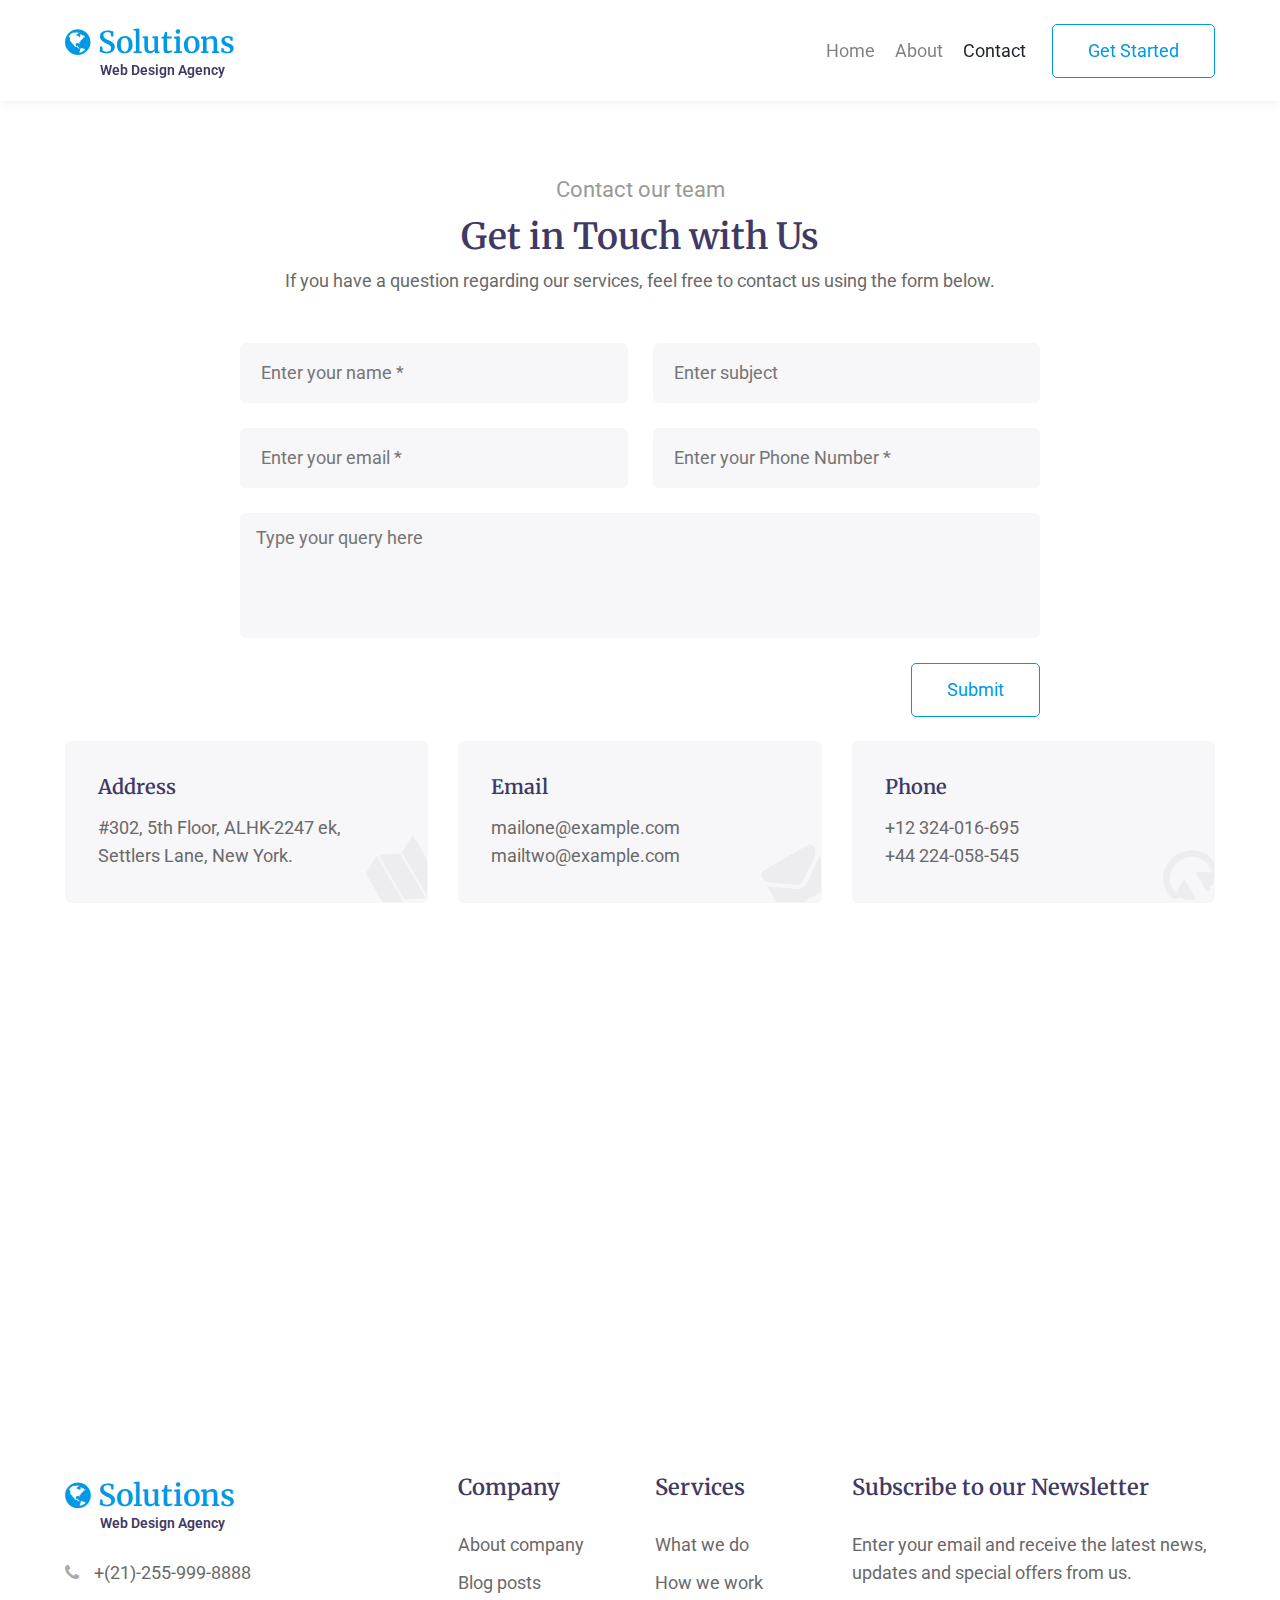
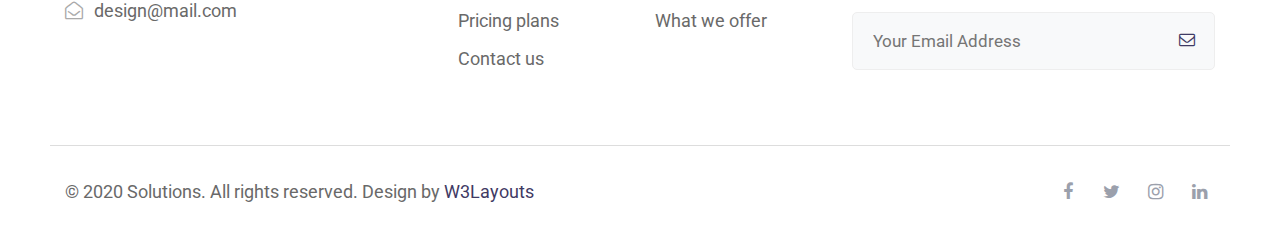
<file: myBionluk1/wwwroot/solutions-starter/contact.html>
<!--
Author: W3layouts
Author URL: http://w3layouts.com
-->
<!doctype html>
<html lang="en">

<head>
  <!-- Required meta tags -->
  <meta charset="utf-8">
  <meta name="viewport" content="width=device-width, initial-scale=1, shrink-to-fit=no">

  <title>Solutons a Corporate Category Bootstrap Responsive Website Template - Contact : W3Layouts</title>

  <link href="//fonts.googleapis.com/css2?family=Merriweather:wght@300;400;700;900&display=swap" rel="stylesheet">
  <link href="//fonts.googleapis.com/css?family=Roboto:100,300,400,500,700,900&display=swap" rel="stylesheet">

  <!-- Template CSS -->
  <link rel="stylesheet" href="assets/css/style-starter.css">
</head>

<body>
<!-- Header -->
<header class="w3l-header">
	<!--/nav-->
	<nav class="navbar navbar-expand-lg navbar-light fill px-lg-0 py-0 px-3">
		<div class="container">
			<a class="navbar-brand" href="index.html">
				<span class="fa fa-globe"></span> Solutions <span class="logo">Web Design Agency</span></a>
			<!-- if logo is image enable this   
						<a class="navbar-brand" href="#index.html">
							<img src="image-path" alt="Your logo" title="Your logo" style="height:35px;" />
						</a> -->
			<button class="navbar-toggler collapsed" type="button" data-toggle="collapse"
				data-target="#navbarSupportedContent" aria-controls="navbarSupportedContent" aria-expanded="false"
				aria-label="Toggle navigation">
				<!-- <span class="navbar-toggler-icon"></span> -->
				<span class="fa icon-expand fa-bars"></span>
				<span class="fa icon-close fa-times"></span>
			</button>

			<div class="collapse navbar-collapse" id="navbarSupportedContent">
				<ul class="navbar-nav ml-auto">
					<li class="nav-item @@home__active">
						<a class="nav-link" href="index.html">Home</a>
					</li>
					<li class="nav-item @@about__active">
						<a class="nav-link" href="about.html">About</a>
					</li>
					<li class="nav-item active">
						<a class="nav-link" href="contact.html">Contact</a>
					</li>
				</ul>
				<div class="ml-lg-3">
					<a href="#url" class="btn btn-style btn-effect">Get Started</a>
				</div>
			</div>
		</div>
	</nav>
	<!--//nav-->
</header>
<!-- //Header -->
<!-- contacts-5-grid -->
<div class="w3l-contact-10 py-5" id="contact">
    <div class="form-41-mian pt-lg-4 pt-md-3 pb-4">
        <div class="container">
            <div class="heading text-center mx-auto">
                <span class="text text-center mb-2">Contact our team</span>
                <h3 class="title-big-portfolio mb-2">Get in Touch with Us </h3>
                <p class="mb-5">If you have a question regarding our services, feel free
                    to contact us using the form below.</p>
            </div>
            <div class="form-inner-cont">
                <form action="https://sendmail.w3layouts.com/submitForm" method="post" class="signin-form">
                    <div class="form-grids">
                        <div class="form-input">
                            <input type="text" name="w3lName" id="w3lName" placeholder="Enter your name *" required="" />
                        </div>
                        <div class="form-input">
                            <input type="text" name="w3lSubject" id="w3lSubject" placeholder="Enter subject " required />
                        </div>
                        <div class="form-input">
                            <input type="email" name="w3lSender" id="w3lSender" placeholder="Enter your email *"
                                required />
                        </div>
                        <div class="form-input">
                            <input type="text" name="w3lPhone" id="w3lPhone" placeholder="Enter your Phone Number *"
                                required />
                        </div>
                    </div>
                    <div class="form-input">
                        <textarea name="w3lMessage" id="w3lMessage" placeholder="Type your query here"
                            required=""></textarea>
                    </div>
                    <div class="text-right">
                        <button class="btn btn-style btn-effect">Submit</button>
                    </div>
                </form>
            </div>
        </div>
    </div>
    <div class="contacts-5-grid-main section-gap">
        <div class="contacts-5-grid">
            <div class="map-content-5">
                <section class="tab-content">
                    <div class="container">
                        <div class="d-grid grid-col-2">
                            <div class="contact-type">
                                <div class="address-grid">
                                    <h6>Address</h6>
                                    <p>#302, 5th Floor, ALHK-2247 ek, Settlers Lane, New York.</p><span
                                        class="pos-icon">
                                        <span class="fa fa-map"></span>
                                    </span>
                                </div>
                                <div class="address-grid">
                                    <h6>Email</h6>
                                    <a href="mailto:mailone@example.com" class="link1">mailone@example.com</a>
                                    <a href="mailto:mailtwo@example.com" class="link1">mailtwo@example.com</a><span
                                        class="pos-icon">
                                        <span class="fa fa-envelope"></span>
                                    </span>
                                </div>
                                <div class="address-grid">
                                    <h6>Phone</h6>
                                    <a href="tel:+12 324-016-695" class="link1">+12 324-016-695</a>
                                    <a href="tel:+44 224-058-545" class="link1">+44 224-058-545</a><span
                                        class="pos-icon">
                                        <span class="fa fa-headphones"></span>
                                    </span>
                                </div>
                            </div>
                        </div>
                    </div>
                </section>
            </div>
        </div>
    </div>
    <!-- //contacts-5-grid -->
</div>

<div class="contacts-sub-5">
    <iframe
        src="https://www.google.com/maps/embed?pb=!1m18!1m12!1m3!1d387193.305935303!2d-74.25986548248684!3d40.69714941932609!2m3!1f0!2f0!3f0!3m2!1i1024!2i768!4f13.1!3m3!1m2!1s0x89c24fa5d33f083b%3A0xc80b8f06e177fe62!2sNew+York%2C+NY%2C+USA!5e0!3m2!1sen!2sin!4v1563262564932!5m2!1sen!2sin"
        style="border:0" allowfullscreen></iframe>
</div>
<!-- footer -->
<section class="w3l-footer-29-main">
  <div class="footer-29 py-5">
    <div class="container py-lg-4">
      <div class="row footer-top-29">
        <div class="col-lg-3 col-md-6 col-sm-5 footer-list-29 footer-1">
          <div class="footer-logo mb-4">
            <a class="navbar-brand" href="index.html">
              <span class="fa fa-globe"></span> Solutions <span class="logo">Web Design Agency</span></a>
            </div>
          <ul>
            <li><a href="tel:+7-800-999-800"><span class="fa fa-phone"></span> +(21)-255-999-8888</a></li>
            <li><a href="mailto:design@mail.com" class="mail"><span class="fa fa-envelope-open-o"></span>
                design@mail.com</a></li>
          </ul>
        </div>
        <div class="col-lg-2 col-md-6 col-sm-7 offset-lg-1 col-6 footer-list-29 footer-2 mt-sm-0 mt-5">

          <ul>
            <h6 class="footer-title-29">Company</h6>
            <li><a href="about.html">About company</a></li>
            <li><a href="#blog"> Blog posts</a></li>
            <li><a href="#pricing"> Pricing plans</a></li>
            <li><a href="contact.html">Contact us</a></li>
          </ul>
        </div>
        <div class="col-lg-2 col-md-6 col-sm-5 col-6 footer-list-29 footer-3 mt-lg-0 mt-5">
          <h6 class="footer-title-29">Services</h6>
          <ul>
            <li><a href="#about">What we do</a></li>
            <li><a href="#blog"> How we work</a></li>
            <li><a href="#offer">What we offer</a></li>
          </ul>

        </div>
        <div class="col-lg-4 col-md-6 col-sm-7 footer-list-29 footer-4 mt-lg-0 mt-5">
          <h6 class="footer-title-29">Subscribe to our Newsletter </h6>
          <p>Enter your email and receive the latest news, updates and special offers from us.</p>

          <form action="#" class="subscribe" method="post">
            <input type="email" name="email" placeholder="Your Email Address" required="">
            <button><span class="fa fa-envelope-o"></span></button>
          </form>
        </div>
      </div>
    </div>
  </div>
</section>
<!-- //footer -->

<!-- copyright -->
<section class="w3l-footer-29-main w3l-copyright">
  <div class="container">
    <div class="row bottom-copies">
      <p class="col-lg-8 copy-footer-29">© 2020 Solutions. All rights reserved.  Design by <a href="https://w3layouts.com/" target="_blank">
        W3Layouts</a></p>

      <div class="col-lg-4 main-social-footer-29">
        <a href="#facebook" class="facebook"><span class="fa fa-facebook"></span></a>
        <a href="#twitter" class="twitter"><span class="fa fa-twitter"></span></a>
        <a href="#instagram" class="instagram"><span class="fa fa-instagram"></span></a>
        <a href="#linkedin" class="linkedin"><span class="fa fa-linkedin"></span></a>
      </div>

    </div>
  </div>

  <!-- move top -->
  <button onclick="topFunction()" id="movetop" title="Go to top">
    &#10548;
  </button>
  <script>
    // When the user scrolls down 20px from the top of the document, show the button
    window.onscroll = function () {
      scrollFunction()
    };

    function scrollFunction() {
      if (document.body.scrollTop > 20 || document.documentElement.scrollTop > 20) {
        document.getElementById("movetop").style.display = "block";
      } else {
        document.getElementById("movetop").style.display = "none";
      }
    }

    // When the user clicks on the button, scroll to the top of the document
    function topFunction() {
      document.body.scrollTop = 0;
      document.documentElement.scrollTop = 0;
    }
  </script>
  <!-- /move top -->
</section>
<!-- //copyright -->


<!-- Template JavaScript -->

<script src="assets/js/jquery-3.3.1.min.js"></script>

<!-- script for customers -->
<script src="assets/js/owl.carousel.js"></script>
<script>
  $(document).ready(function () {
    $('.owl-three').owlCarousel({
      loop: true,
      margin: 0,
      nav: false,
      responsiveClass: true,
      autoplay: true,
      autoplayTimeout: 5000,
      autoplaySpeed: 1000,
      autoplayHoverPause: false,
      responsive: {
        0: {
          items: 3,
          nav: false
        },
        480: {
          items: 3,
          nav: false
        },
        667: {
          items: 4,
          nav: false
        },
        800: {
          items: 5,
          nav: false
        },
        1280: {
          items: 6,
          nav: false
        }
      }
    })
  })
</script>
<!-- //script for customers -->

<!-- for tesimonials carousel slider -->
<script>
	$(document).ready(function () {
		$("#owl-demo1").owlCarousel({
			loop: true,
			margin:20,
			responsiveClass: true,
			responsive: {
				0: {
					items:1,
					nav: true
				},
				736: {
					items: 2,
					nav: false
				},
				1000: {
					items: 2,
					nav: true,
					loop: false
				}
			}
		})
	})
</script>
<!-- //script -->

<!-- script for teams -->
<script>
  $(document).ready(function () {
    $('.owl-carousel').owlCarousel({
      loop: true,
      margin: 0,
      responsiveClass: true,
      responsive: {
        0: {
          items: 1,
          nav: true
        },
        415: {
          items: 2,
          nav: true,
          margin: 20
        },
        667: {
          items: 3,
          nav: true,
          margin: 20
        },
        1000: {
          items: 4,
          nav: true,
          loop: true,
          margin: 25
        }
      }
    })
  })
</script>
<!-- //script for teams-->

<!-- magnific popup -->
<script src="assets/js/jquery.magnific-popup.min.js"></script>
<script>
  $(document).ready(function () {
    $('.popup-with-zoom-anim').magnificPopup({
      type: 'inline',

      fixedContentPos: false,
      fixedBgPos: true,

      overflowY: 'auto',

      closeBtnInside: true,
      preloader: false,

      midClick: true,
      removalDelay: 300,
      mainClass: 'my-mfp-zoom-in'
    });

    $('.popup-with-move-anim').magnificPopup({
      type: 'inline',

      fixedContentPos: false,
      fixedBgPos: true,

      overflowY: 'auto',

      closeBtnInside: true,
      preloader: false,

      midClick: true,
      removalDelay: 300,
      mainClass: 'my-mfp-slide-bottom'
    });
  });
</script>
<!-- magnific popup -->

<!-- stats number counter-->
<script src="assets/js/jquery.waypoints.min.js"></script>
<script src="assets/js/jquery.countup.js"></script>
<script>
  $('.counter').countUp();
</script>
<!-- //stats number counter -->

<!-- disable body scroll which navbar is in active -->
<script>
  $(function () {
    $('.navbar-toggler').click(function () {
      $('body').toggleClass('noscroll');
    })
  });
</script>
<!-- disable body scroll which navbar is in active -->

<script src="assets/js/bootstrap.min.js"></script>

</body>

</html>
</file>
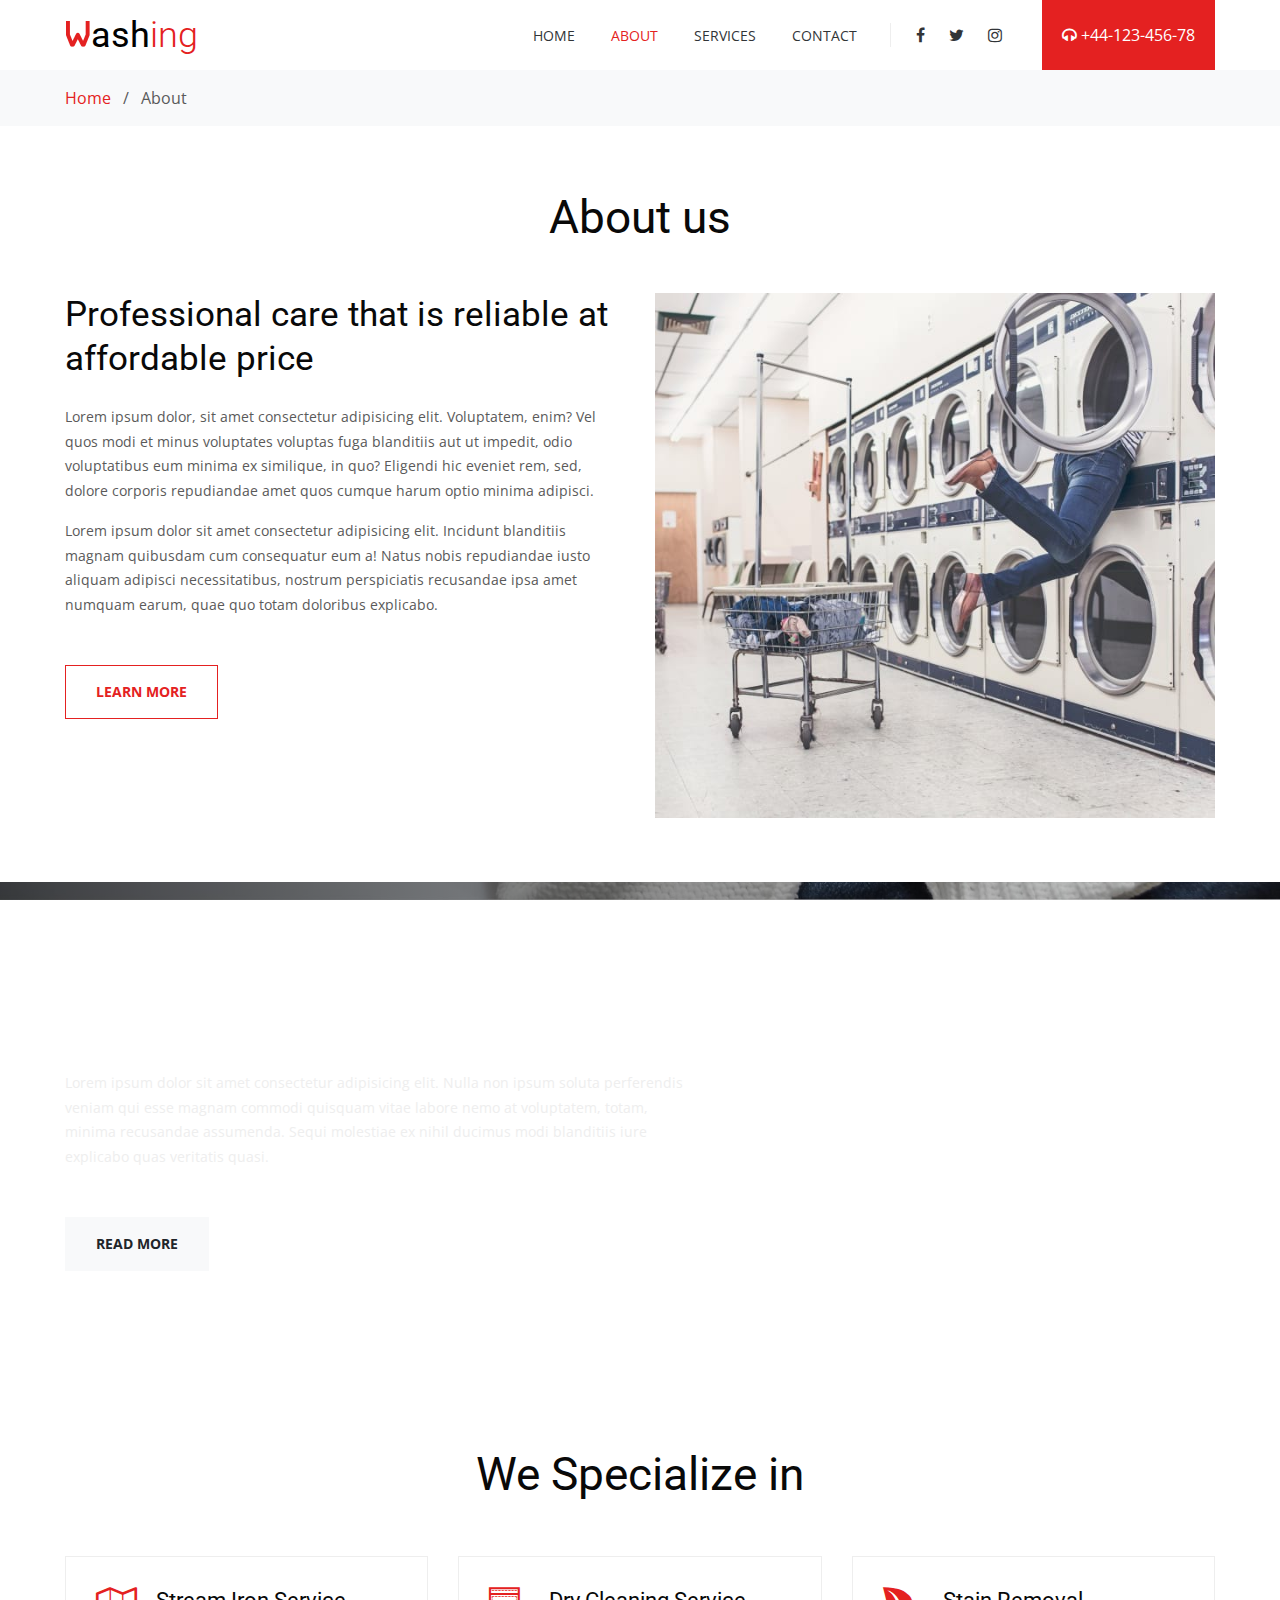
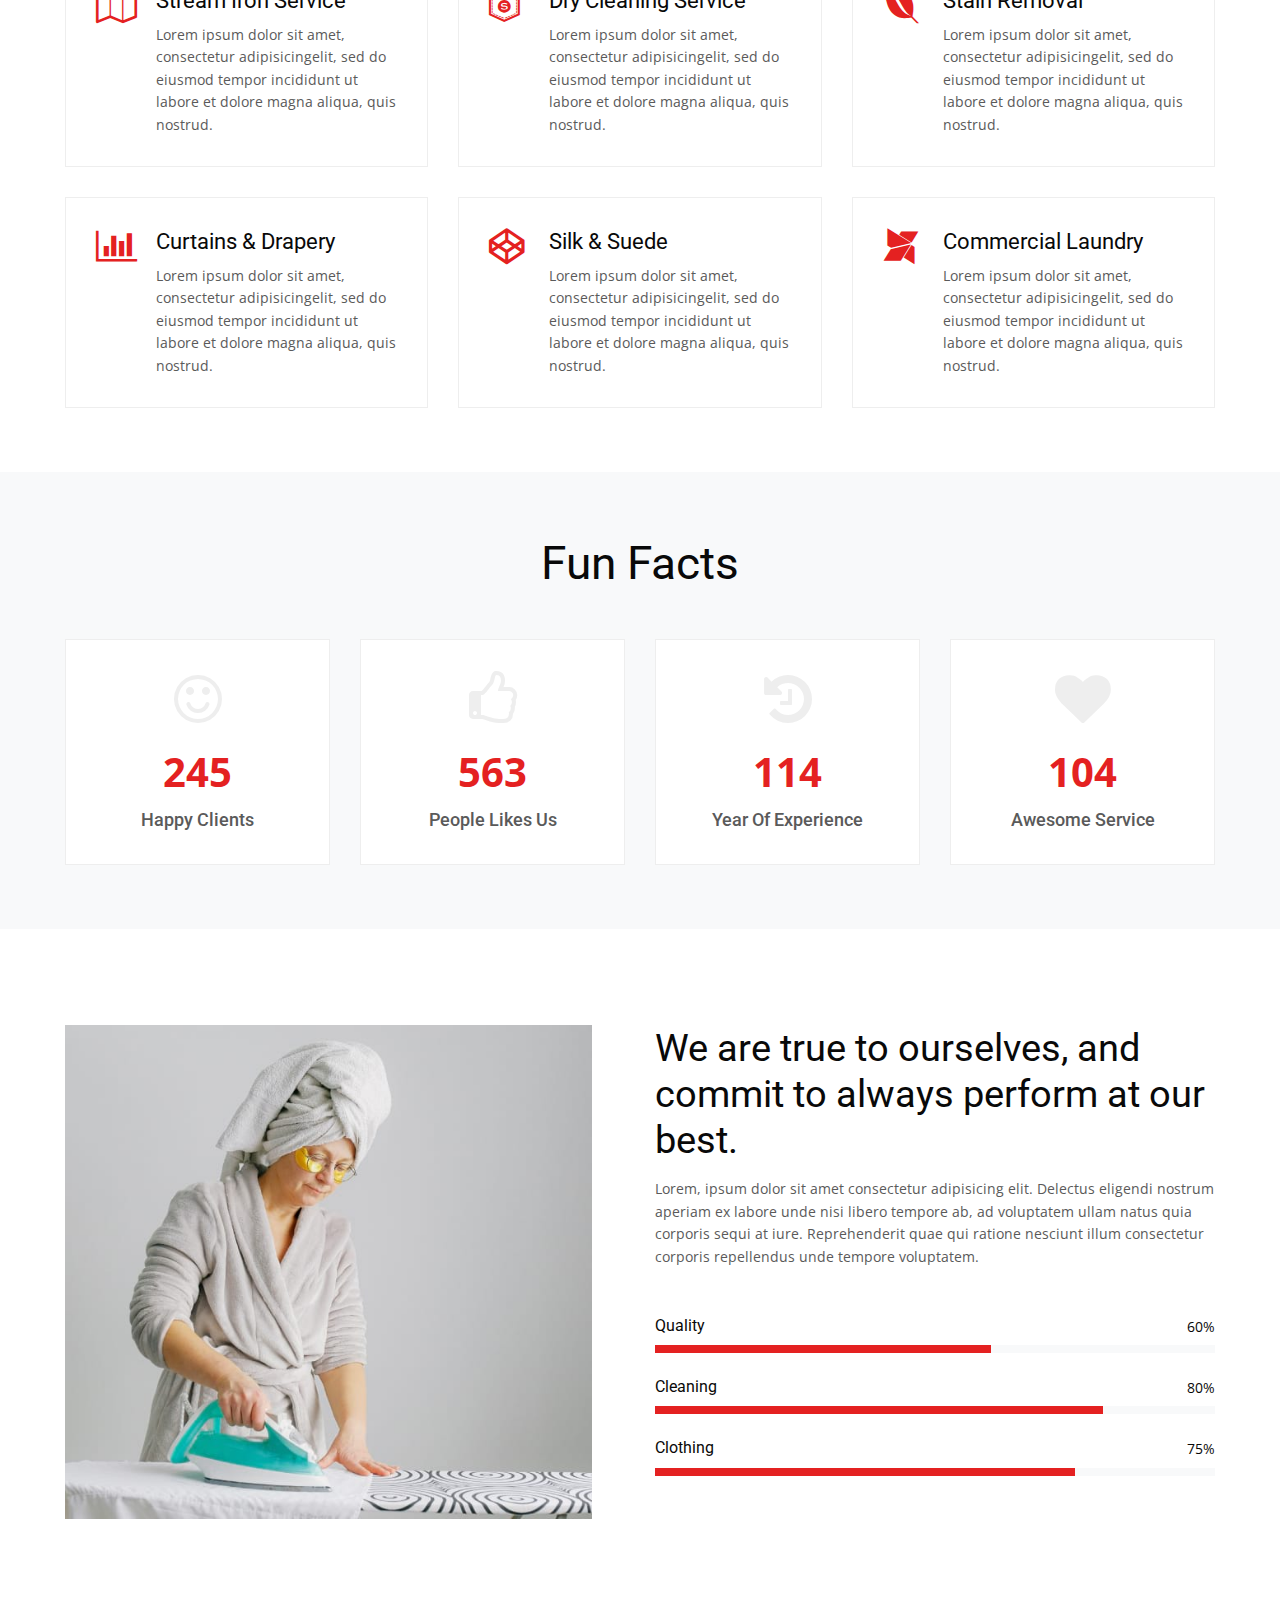
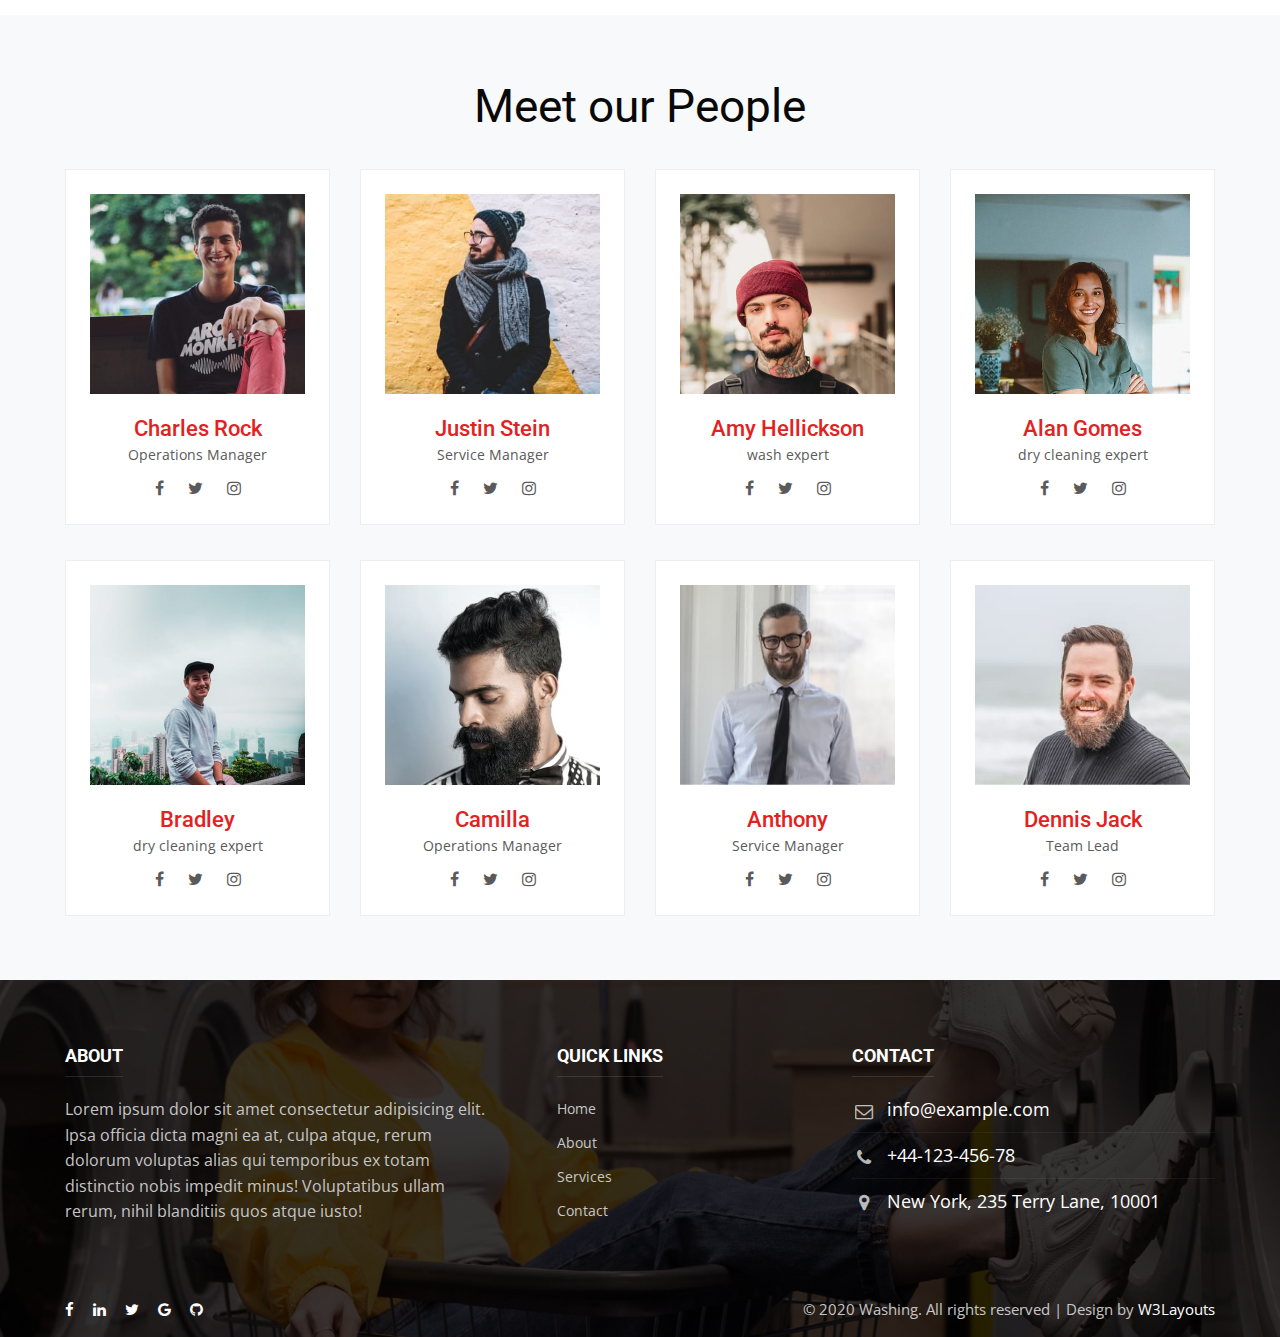
<file: myBionluk1/wwwroot/washing-starter/about.html>
<!--
Author: W3layouts
Author URL: http://w3layouts.com
-->
<!doctype html>
<html lang="en">

<head>
  <!-- Required meta tags -->
  <meta charset="utf-8">
  <meta name="viewport" content="width=device-width, initial-scale=1, shrink-to-fit=no">

  <title>Washing - Laundry Category Bootstrap Responsive Website Template - About :: W3Layouts</title>

  <!-- web fonts -->
  <link href="//fonts.googleapis.com/css?family=Roboto:400,700,900&display=swap" rel="stylesheet">
  <link href="//fonts.googleapis.com/css2?family=Open+Sans:wght@300;400;600;700;800&display=swap" rel="stylesheet">
  <!-- web fonts -->

  <!-- Template CSS -->
  <link rel="stylesheet" href="assets/css/style-starter.css">
</head>

<body>
<!-- header -->
<header class="w3l-header">
	<div class="hero-header-11">
		<div class="hero-header-11-content">
			<div class="container">
				<nav class="navbar navbar-expand-lg navbar-light py-0 px-0">
					<a class="navbar-brand" href="index.html"><img src="assets/images/logo-icon.png" alt="" />ash<span class="logo-view">ing</span></a>
					<!-- if logo is image enable this   
				<a class="navbar-brand" href="#index.html">
						<img src="image-path" alt="Your logo" title="Your logo" style="height:35px;" />
				</a> -->
					<button class="navbar-toggler collapsed" type="button" data-toggle="collapse" data-target="#navbarSupportedContent"
						aria-controls="navbarSupportedContent" aria-expanded="false" aria-label="Toggle navigation">
						<span class="navbar-toggler-icon fa icon-expand fa-bars"></span>
						<span class="navbar-toggler-icon fa icon-close fa-times"></span>
					</button>

					<div class="collapse navbar-collapse" id="navbarSupportedContent">
						<ul class="navbar-nav ml-auto">
							<li class="nav-item @@home-active">
								<a class="nav-link" href="index.html">Home <span class="sr-only">(current)</span></a>
							</li>
							<li class="nav-item active">
								<a class="nav-link" href="about.html">About</a>
							</li>
							<li class="nav-item @@services-active">
								<a class="nav-link" href="services.html">Services</a>
							</li>
							<li class="nav-item @@contact-active">
								<a class="nav-link" href="contact.html">Contact</a>
							</li>
						</ul>
						<ul class="social-icons">
							<li><a href="#url"><span class="fa fa-facebook" aria-hidden="true"></span></a></li>
							<li><a href="#url"><span class="fa fa-twitter" aria-hidden="true"></span></a></li>
							<li><a href="#url"><span class="fa fa-instagram" aria-hidden="true"></span></a></li>
						</ul>
            <div class="phone">
              <a href="tel:+44-123-456-78"><span class="fa fa-headphones" aria-hidden="true"></span> +44-123-456-78</a>
            </div>
					</div>
				</nav>
			</div>
		</div>
	</div>
</header>
<!-- //header -->
<!-- breadcrum -->
<section class="w3l-breadcrum">
  <div class="breadcrum">
    <div class="container">
      <p><a href="index.html">Home</a> &nbsp; / &nbsp; About</p>
    </div>
  </div>
</section>
<!-- //breadcrum -->
<section class="w3l-about1 py-5" id="about">
    <div class="container py-lg-3">
        <div class="header-section text-center mb-lg-5 mb-4">
            <h2>About us</h2>
        </div>
        <div class="row">
            <div class="col-md-6 book-info">
                <h3 class="mb-4">Professional care that is reliable at affordable price</h3>
                <p class="mb-3">Lorem ipsum dolor, sit amet consectetur adipisicing elit. Voluptatem, enim? Vel quos modi et minus voluptates voluptas fuga blanditiis aut ut impedit, odio voluptatibus eum minima ex similique, in quo? Eligendi hic eveniet rem, sed, dolore corporis repudiandae amet quos cumque harum optio minima adipisci.</p>
                <p class="mb-md-5 mb-4">Lorem ipsum dolor sit amet consectetur adipisicing elit. Incidunt blanditiis magnam quibusdam cum consequatur eum a! Natus nobis repudiandae iusto aliquam adipisci necessitatibus, nostrum perspiciatis recusandae ipsa amet numquam earum, quae quo totam doloribus explicabo.</p>
                <a href="#URL" class="btn btn-outline-primary theme-button">Learn More</a>
            </div>
            <div class="col-md-6 mt-md-0 mt-5">
                <img src="assets/images/service5.jpg" class="img-fluid" alt="" />
            </div>
        </div>
    </div>
</section>
<section class="w3l-about4">
  <div class="new-block top-bottom">
    <div class="container">
      <div class="middle-section">
        <div class="section-width">
          <h2>Trust Us, We Save Your Time.</h2>
        </div>
        <div class="link-list-menu">
            <p class="mb-5">Lorem ipsum dolor sit amet consectetur adipisicing elit. Nulla non ipsum soluta perferendis veniam qui esse magnam commodi quisquam vitae labore nemo at voluptatem, totam, minima recusandae assumenda. Sequi molestiae ex nihil ducimus modi blanditiis iure explicabo quas veritatis quasi.</p>
            <a href="services.html" class="btn btn-light theme-button">Read More</a>
        </div>
      </div>
    </div>
  </div>
  </section>
<section class="w3l-about3">
	<!-- /features -->
	<div class="features py-5" id="services">
		<div class="container py-lg-3">
			<div class="header-section text-center mb-4">
				<h3>We Specialize in</h3>
			</div>
			<div class="row">
				<div class="col-lg-4 col-md-6">
					<div class="feature-gd">
						<div class="icon"> <span class="fa fa-map-o" aria-hidden="true"></span></div>
						<div class="icon-info">
							<h5 class="mb-2"><a href="services.html">Stream Iron Service</a></h5>
							<p> Lorem ipsum dolor sit amet, consectetur adipisicingelit, sed do eiusmod tempor incididunt ut labore et
								dolore magna aliqua, quis nostrud.</p>
						</div>
					</div>
				</div>

				<div class="col-lg-4 col-md-6">
				<div class="feature-gd">
					<div class="icon"> <span class="fa fa-shirtsinbulk" aria-hidden="true"></span></div>
					<div class="icon-info">
						<h5 class="mb-2"><a href="services.html">Dry Cleaning Service</a></h5>
            <p> Lorem ipsum dolor sit amet, consectetur adipisicingelit, sed do eiusmod tempor incididunt ut labore et
              dolore magna aliqua, quis nostrud.</p>
					</div>
				</div>
				</div>
				
				<div class="col-lg-4 col-md-6">
				<div class="feature-gd">
					<div class="icon"> <span class="fa fa fa-envira" aria-hidden="true"></span></div>
					<div class="icon-info">
						<h5 class="mb-2"><a href="services.html">Stain Removal</a></h5>
            <p> Lorem ipsum dolor sit amet, consectetur adipisicingelit, sed do eiusmod tempor incididunt ut labore et
              dolore magna aliqua, quis nostrud.</p>
					</div>
				</div>
			</div>
			
			<div class="col-lg-4 col-md-6">
				<div class="feature-gd">
					<div class="icon"> <span class="fa fa-bar-chart" aria-hidden="true"></span></div>
					<div class="icon-info">
						<h5 class="mb-2"><a href="services.html">Curtains & Drapery</a></h5>
            <p> Lorem ipsum dolor sit amet, consectetur adipisicingelit, sed do eiusmod tempor incididunt ut labore et
              dolore magna aliqua, quis nostrud.</p>
					</div>
				</div>
			</div>
			
			<div class="col-lg-4 col-md-6">
				<div class="feature-gd">
					<div class="icon"> <span class="fa fa-codepen" aria-hidden="true"></span></div>
					<div class="icon-info">
						<h5 class="mb-2"><a href="services.html">Silk & Suede</a></h5>
            <p> Lorem ipsum dolor sit amet, consectetur adipisicingelit, sed do eiusmod tempor incididunt ut labore et
              dolore magna aliqua, quis nostrud.</p>
					</div>
				</div>
			</div>
			
			<div class="col-lg-4 col-md-6">
				<div class="feature-gd">
					<div class="icon"> <span class="fa fa-modx" aria-hidden="true"></span></div>
					<div class="icon-info">
						<h5 class="mb-2"><a href="services.html">Commercial Laundry</a></h5>
            <p> Lorem ipsum dolor sit amet, consectetur adipisicingelit, sed do eiusmod tempor incididunt ut labore et
              dolore magna aliqua, quis nostrud.</p>
					</div>
				</div>
			</div>
			</div>
		</div>
	</div>
	<!-- //features -->
</section>

<!-- stats -->
<section class="w3l-stats py-5" id="stats">
  <div class="gallery-inner container py-lg-3">
    <div class="header-section mb-md-5 mb-4 text-center">
      <h3>Fun Facts</h3>
    </div>
    <div class="row stats-con text-white">
      <div class="col-lg-3 col-sm-6">
        <div class="stats_info">
          <div class="stat-icon">
            <span class="fa fa-smile-o"></span>
          </div>
          <p class="counter">245</p>
          <h4>Happy Clients</h4>
        </div>
      </div>
      <div class="col-lg-3 col-sm-6 mt-sm-0 mt-4">
        <div class="stats_info">
          <div class="stat-icon">
            <span class="fa fa-thumbs-o-up"></span>
          </div>
          <p class="counter">563</p>
          <h4>People likes us</h4>
        </div>
      </div>
      <div class="col-lg-3 col-sm-6 mt-lg-0 mt-sm-5 mt-4">
        <div class="stats_info">
          <div class="stat-icon">
            <span class="fa fa-history"></span>
          </div>
          <p class="counter">114</p>
          <h4>Year of Experience</h4>
        </div>
      </div>
      <div class="col-lg-3 col-sm-6 mt-lg-0 mt-sm-5 mt-4">
        <div class="stats_info">
          <div class="stat-icon">
            <span class="fa fa-heart"></span>
          </div>
          <p class="counter">104</p>
          <h4>Awesome service</h4>
        </div>
      </div>
    </div>
  </div>
</section>
<!-- //stats -->
<section class="w3l-about2">
    <div class="progress-66-info py-5">
      <div class="container py-lg-5 py-sm-3">
        <div class="counter-grids-info row">

          <div class="col-lg-6 pr-5">
            <img src="assets/images/service1.jpg" class="img-fluid" alt="" />
          </div>

          <div class="col-lg-6 mt-lg-0 mt-5">
            <h4>We are true to ourselves, and commit to always perform at our best.</h4>
            <p>Lorem, ipsum dolor sit amet consectetur adipisicing elit. Delectus eligendi nostrum aperiam ex labore unde nisi libero tempore ab, ad voluptatem ullam natus quia corporis sequi at iure. Reprehenderit quae qui ratione nesciunt illum consectetur corporis repellendus unde tempore voluptatem.</p>
            <div class="bars-main-info mt-lg-5 mt-4">
              <div class="progress-info mb-4">
                <h6 class="progress-title">Quality</h6>
                <label class="progress-percentage">60%</label>
                <div class="clear"></div>
                <div class="progress">
                  <div class="progress-bar progress-bar-striped" role="progressbar" style="width: 60%"
                    aria-valuenow="90" aria-valuemin="0" aria-valuemax="100">
                  </div>
                </div>
              </div>
              <div class="progress-info mb-4">
                <h6 class="progress-title">Cleaning</h6>
                <label class="progress-percentage">80%</label>
                <div class="clear"></div>
                <div class="progress">
                  <div class="progress-bar progress-bar-striped" role="progressbar" style="width: 80%"
                    aria-valuenow="95" aria-valuemin="0" aria-valuemax="100">
                  </div>
                </div>
              </div>
              <div class="progress-info">
                <h6 class="progress-title">Clothing</h6>
                <label class="progress-percentage">75%</label>
                <div class="clear"></div>
                <div class="progress">
                  <div class="progress-bar progress-bar-striped" role="progressbar" style="width: 75%"
                    aria-valuenow="95" aria-valuemin="0" aria-valuemax="100">
                  </div>
                </div>
              </div>
            </div>
          </div>
        </div>
      </div>
    </div>
  </section>
<!-- teams1 -->
<section class="w3l-team-block" id="team">
	<div class="teams1 py-5">
		<div class="container py-lg-3">
			<div class="teams1-content">
        <div class="header-section text-center">
          <h3>Meet our People </h3>
        </div>
				<div class="text-center">
					<div class="row align-team-items">
						<div class="item col-lg-3 col-md-4 col-sm-6">
							<div class="team-info p-4">
								<div class="column">
									<a href="#URL"><img src="assets/images/team.jpg" alt="" class="img-fluid" /></a>
								</div>
								<div class="team-member">
									<h3 class="name-pos"><a href="#URL">Charles Rock</a></h3>
									<p>Operations Manager</p>
									<div class="social">
										<a href="#facebook" class="facebook"><span class="fa fa-facebook" aria-hidden="true"></span></a>
										<a href="#twitter" class="twitter"><span class="fa fa-twitter" aria-hidden="true"></span></a>
										<a href="#instagram" class="instagram"><span class="fa fa-instagram" aria-hidden="true"></span></a>
									</div>
								</div>
							</div>
						</div>
						<div class="item col-lg-3 col-md-4 col-sm-6">
							<div class="team-info p-4">
								<div class="column">
									<a href="#URL"><img src="assets/images/team2.jpg" alt="" class="img-fluid" /></a>
								</div>
								<div class="team-member">
									<h3 class="name-pos"><a href="#URL">Justin Stein</a></h3>
									<p>Service Manager</p>
									<div class="social">
										<a href="#facebook" class="facebook"><span class="fa fa-facebook" aria-hidden="true"></span></a>
										<a href="#twitter" class="twitter"><span class="fa fa-twitter" aria-hidden="true"></span></a>
										<a href="#instagram" class="instagram"><span class="fa fa-instagram" aria-hidden="true"></span></a>
									</div>
								</div>
							</div>
						</div>
						<div class="item col-lg-3 col-md-4 col-sm-6">
							<div class="team-info p-4">
								<div class="column">
									<a href="#URL"><img src="assets/images/team3.jpg" alt="" class="img-fluid" /></a>
								</div>
								<div class="team-member">
									<h3 class="name-pos"><a href="#URL">Amy Hellickson</a></h3>
									<p>wash expert</p>
									<div class="social">
										<a href="#facebook" class="facebook"><span class="fa fa-facebook" aria-hidden="true"></span></a>
										<a href="#twitter" class="twitter"><span class="fa fa-twitter" aria-hidden="true"></span></a>
										<a href="#instagram" class="instagram"><span class="fa fa-instagram" aria-hidden="true"></span></a>
									</div>
								</div>
							</div>
						</div>
						<div class="item col-lg-3 col-md-4 col-sm-6">
							<div class="team-info p-4">
								<div class="column">
									<a href="#URL"><img src="assets/images/team4.jpg" alt="" class="img-fluid" /></a>
								</div>
								<div class="team-member">
									<h3 class="name-pos"><a href="#URL">Alan Gomes</a></h3>
									<p>dry cleaning expert</p>
									<div class="social">
										<a href="#facebook" class="facebook"><span class="fa fa-facebook" aria-hidden="true"></span></a>
										<a href="#twitter" class="twitter"><span class="fa fa-twitter" aria-hidden="true"></span></a>
										<a href="#instagram" class="instagram"><span class="fa fa-instagram" aria-hidden="true"></span></a>
									</div>
								</div>
							</div>
						</div>
						<div class="item col-lg-3 col-md-4 col-sm-6">
							<div class="team-info p-4">
								<div class="column">
									<a href="#URL"><img src="assets/images/team5.jpg" alt="" class="img-fluid" /></a>
								</div>
								<div class="team-member">
									<h3 class="name-pos"><a href="#URL">Bradley</a></h3>
									<p>dry cleaning expert</p>
									<div class="social">
										<a href="#facebook" class="facebook"><span class="fa fa-facebook" aria-hidden="true"></span></a>
										<a href="#twitter" class="twitter"><span class="fa fa-twitter" aria-hidden="true"></span></a>
										<a href="#instagram" class="instagram"><span class="fa fa-instagram" aria-hidden="true"></span></a>
									</div>
								</div>
							</div>
						</div>
						<div class="item col-lg-3 col-md-4 col-sm-6">
							<div class="team-info p-4">
								<div class="column">
									<a href="#URL"><img src="assets/images/team6.jpg" alt="" class="img-fluid" /></a>
								</div>
								<div class="team-member">
									<h3 class="name-pos"><a href="#URL">Camilla</a></h3>
									<p>Operations Manager</p>
									<div class="social">
										<a href="#facebook" class="facebook"><span class="fa fa-facebook" aria-hidden="true"></span></a>
										<a href="#twitter" class="twitter"><span class="fa fa-twitter" aria-hidden="true"></span></a>
										<a href="#instagram" class="instagram"><span class="fa fa-instagram" aria-hidden="true"></span></a>
									</div>
								</div>
							</div>
						</div>
						<div class="item col-lg-3 col-md-4 col-sm-6">
							<div class="team-info p-4">
								<div class="column">
									<a href="#URL"><img src="assets/images/team7.jpg" alt="" class="img-fluid" /></a>
								</div>
								<div class="team-member">
									<h3 class="name-pos"><a href="#URL">Anthony</a></h3>
									<p>Service Manager</p>
									<div class="social">
										<a href="#facebook" class="facebook"><span class="fa fa-facebook" aria-hidden="true"></span></a>
										<a href="#twitter" class="twitter"><span class="fa fa-twitter" aria-hidden="true"></span></a>
										<a href="#instagram" class="instagram"><span class="fa fa-instagram" aria-hidden="true"></span></a>
									</div>
								</div>
							</div>
						</div>
						<div class="item col-lg-3 col-md-4 col-sm-6">
							<div class="team-info p-4">
								<div class="column">
									<a href="#URL"><img src="assets/images/team8.jpg" alt="" class="img-fluid" /></a>
								</div>
								<div class="team-member">
									<h3 class="name-pos"><a href="#URL">Dennis Jack</a></h3>
									<p>Team Lead</p>
									<div class="social">
										<a href="#facebook" class="facebook"><span class="fa fa-facebook" aria-hidden="true"></span></a>
										<a href="#twitter" class="twitter"><span class="fa fa-twitter" aria-hidden="true"></span></a>
										<a href="#instagram" class="instagram"><span class="fa fa-instagram" aria-hidden="true"></span></a>
									</div>
								</div>
							</div>
						</div>
					</div>
				</div>
			</div>
		</div>
	</div>
</section>
<!-- //teams1 -->
<footer class="w3l-footer">
  <div class="footer pt-5">
    <div class="container pt-lg-3">
      <div class="text-txt">
        <div class="right-side">
          <div class="row">
            <div class="col-lg-5 sub-one-left pr-md-5">
              <h6>About </h6>
              <p>Lorem ipsum dolor sit amet consectetur adipisicing elit. Ipsa officia dicta magni ea at, culpa atque, rerum dolorum voluptas alias
                qui temporibus ex totam distinctio nobis impedit minus! Voluptatibus ullam rerum, nihil blanditiis
                quos atque iusto!</p>

            </div>
            <div class="col-lg-3 col-md-6 mt-lg-0 mt-5 sub-two-right">
              <h6>Quick links</h6>
              <ul>
                <li><a href="index.html">Home</a></li>
                <li><a href="about.html">About</a></li>
                <li><a href="services.html">Services</a></li>
                <li><a href="contact.html">Contact</a></li>
              </ul>

            </div>
            <div class="col-lg-4 col-md-6 mt-lg-0 mt-5 sub-one-left">
              <h6>Contact </h6>
              <div class="column2">
                <div class="href1"><span class="fa fa-envelope-o" aria-hidden="true"></span><a href="mailto:info@example.com">info@example.com</a>
                </div>
                <div class="href2"><span class="fa fa-phone" aria-hidden="true"></span><a href="tel:+44-123-456-78">+44-123-456-78</a>
                </div>
                <div>
                  <p class="contact-para"><span class="fa fa-map-marker" aria-hidden="true"></span>New York, 235 Terry Lane, 10001</p>
                </div>
              </div>
            </div>
          </div>
        </div>
      </div>
    </div>

    <div class="below-section mt-5 py-3">
      <div class="container">
        <div class="copyright-footer">
          <div class="columns">
            <ul class="social text-lg-left text-center">
              <li><a href="#"><span class="fa fa-facebook" aria-hidden="true"></span></a></li>
              <li><a href="#"><span class="fa fa-linkedin" aria-hidden="true"></span></a></li>
              <li><a href="#"><span class="fa fa-twitter" aria-hidden="true"></span></a></li>
              <li><a href="#"><span class="fa fa-google" aria-hidden="true"></span></a></li>
              <li><a href="#"><span class="fa fa-github" aria-hidden="true"></span></a></li>
            </ul>
          </div>
          <div class="columns text-lg-right text-center">
            <p>&copy; 2020 Washing. All rights reserved | Design by <a href="https://w3layouts.com/">W3Layouts</a></p>
          </div>
        </div>
      </div>
    </div>
  </div>
  <!-- move top -->
  <button onclick="topFunction()" id="movetop" title="Go to top">
    <span class="fa fa-arrow-up" aria-hidden="true"></span>
  </button>
  <script>
    // When the user scrolls down 20px from the top of the document, show the button
    window.onscroll = function () {
      scrollFunction()
    };

    function scrollFunction() {
      if (document.body.scrollTop > 20 || document.documentElement.scrollTop > 20) {
        document.getElementById("movetop").style.display = "block";
      } else {
        document.getElementById("movetop").style.display = "none";
      }
    }

    // When the user clicks on the button, scroll to the top of the document
    function topFunction() {
      document.body.scrollTop = 0;
      document.documentElement.scrollTop = 0;
    }
  </script>
  <!-- /move top -->
</footer>

<!-- jQuery JS -->
<script src="assets/js/jquery-3.4.1.slim.min.js"></script>
<!-- Template JavaScript -->
<script src="assets/js/owl.carousel.js"></script>

<!-- script for testimonials -->
<script>
  $(document).ready(function () {
    $('.owl-two').owlCarousel({
      loop: true,
      margin: 0,
      nav: false,
      responsiveClass: true,
      autoplay: false,
      autoplayTimeout: 5000,
      autoplaySpeed: 1000,
      autoplayHoverPause: false,
      responsive: {
        0: {
          items: 1,
          nav: false
        },
        480: {
          items: 1,
          nav: false
        },
        667: {
          items: 1,
          nav: false
        },
        1000: {
          items: 1,
          nav: false
        }
      }
    })
  })
</script>
<!-- //testimonials owlcarousel -->

<!-- for services carousel slider -->
<script>
  $(document).ready(function () {
    $('.owl-three').owlCarousel({
      loop: true,
      stagePadding: 20,
      margin: 20,
      autoplay: true,
      autoplayTimeout: 5000,
      autoplaySpeed: 1000,
      autoplayHoverPause: false,
      nav: false,
      responsive: {
        0: {
          items: 1
        },
        600: {
          items: 2
        },
        1000: {
          items: 4
        }
      }
    })
  })
</script>
<!-- //for services carousel slider -->

<!-- stats number counter-->
<script src="assets/js/jquery.waypoints.min.js"></script>
<script src="assets/js/jquery.countup.js"></script>
<script>
  $('.counter').countUp();
</script>
<!-- //stats number counter -->

<!-- disable body scroll which navbar is in active -->
<script>
  $(function () {
    $('.navbar-toggler').click(function () {
      $('body').toggleClass('noscroll');
    })
  });
</script>
<!-- disable body scroll which navbar is in active -->

<!-- Bootstrap JS -->
<script src="assets/js/bootstrap.min.js"></script>

</body>

</html>
</file>
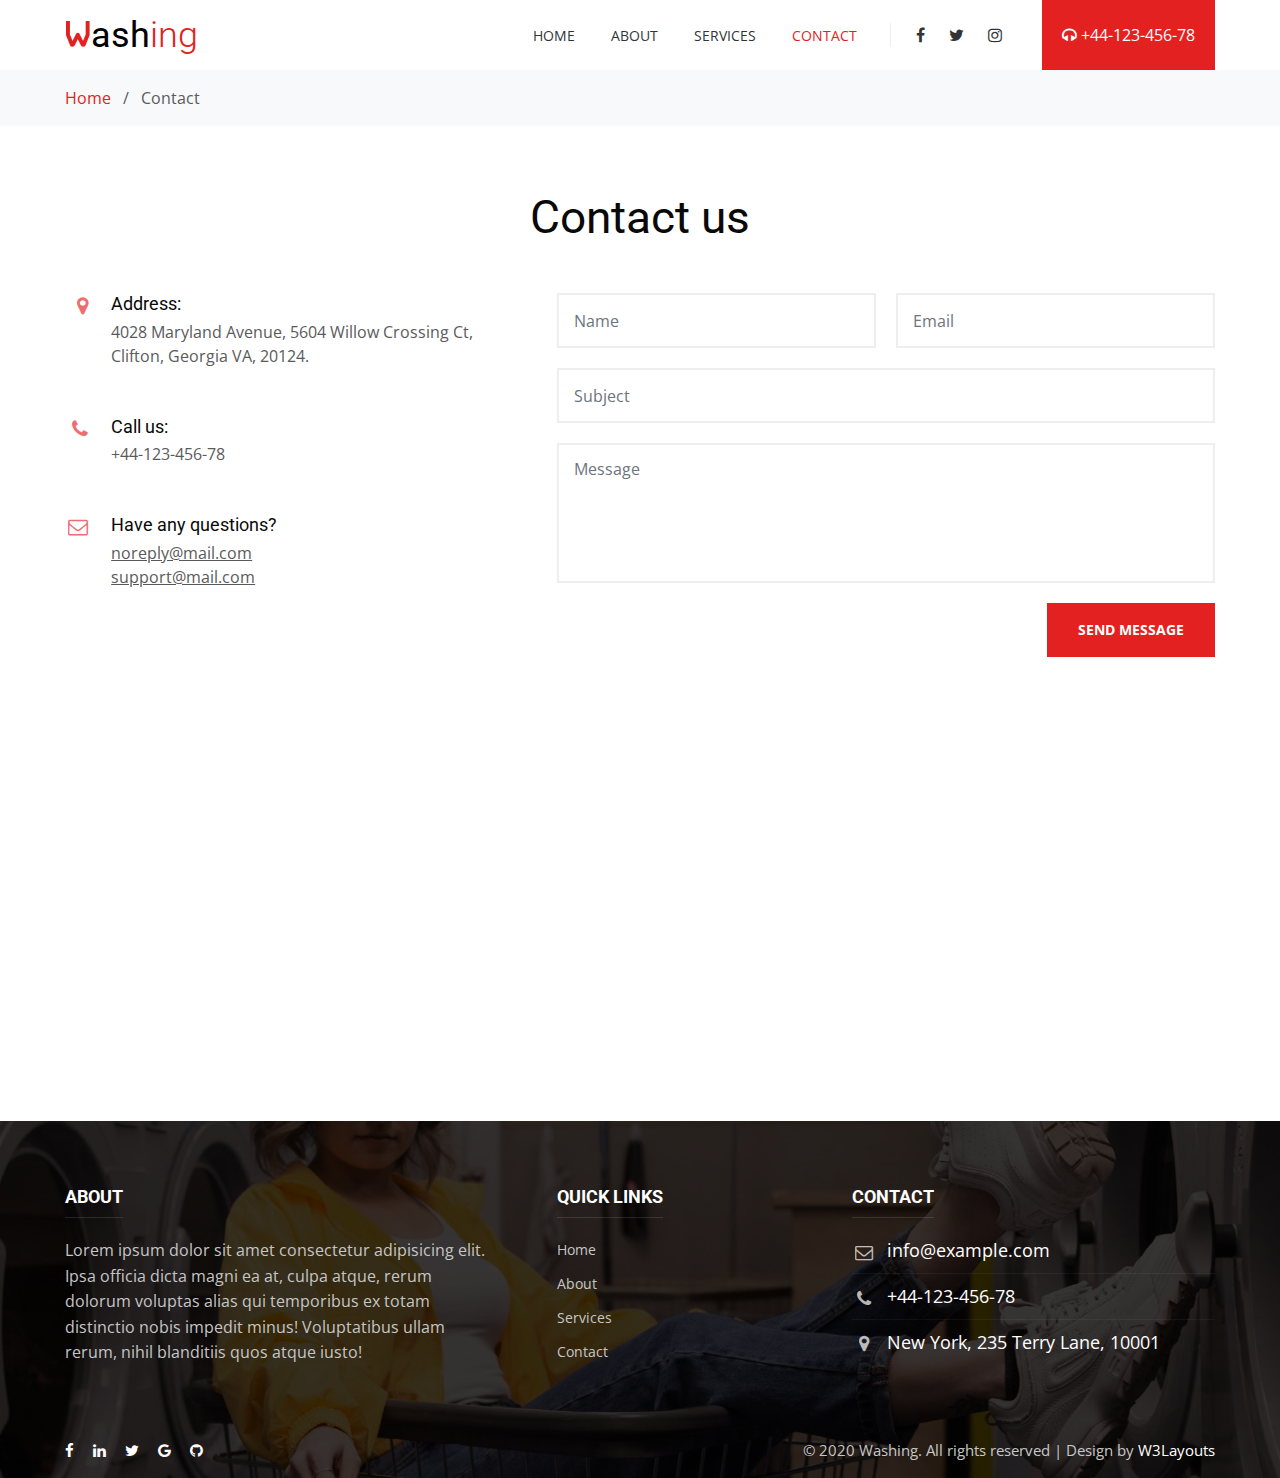
<file: myBionluk1/wwwroot/washing-starter/contact.html>
<!--
Author: W3layouts
Author URL: http://w3layouts.com
-->
<!doctype html>
<html lang="en">

<head>
  <!-- Required meta tags -->
  <meta charset="utf-8">
  <meta name="viewport" content="width=device-width, initial-scale=1, shrink-to-fit=no">

  <title>Washing - Laundry Category Bootstrap Responsive Website Template - Contact :: W3Layouts</title>

  <!-- web fonts -->
  <link href="//fonts.googleapis.com/css?family=Roboto:400,700,900&display=swap" rel="stylesheet">
  <link href="//fonts.googleapis.com/css2?family=Open+Sans:wght@300;400;600;700;800&display=swap" rel="stylesheet">
  <!-- web fonts -->

  <!-- Template CSS -->
  <link rel="stylesheet" href="assets/css/style-starter.css">
</head>

<body>
<!-- header -->
<header class="w3l-header">
	<div class="hero-header-11">
		<div class="hero-header-11-content">
			<div class="container">
				<nav class="navbar navbar-expand-lg navbar-light py-0 px-0">
					<a class="navbar-brand" href="index.html"><img src="assets/images/logo-icon.png" alt="" />ash<span class="logo-view">ing</span></a>
					<!-- if logo is image enable this   
				<a class="navbar-brand" href="#index.html">
						<img src="image-path" alt="Your logo" title="Your logo" style="height:35px;" />
				</a> -->
					<button class="navbar-toggler collapsed" type="button" data-toggle="collapse" data-target="#navbarSupportedContent"
						aria-controls="navbarSupportedContent" aria-expanded="false" aria-label="Toggle navigation">
						<span class="navbar-toggler-icon fa icon-expand fa-bars"></span>
						<span class="navbar-toggler-icon fa icon-close fa-times"></span>
					</button>

					<div class="collapse navbar-collapse" id="navbarSupportedContent">
						<ul class="navbar-nav ml-auto">
							<li class="nav-item @@home-active">
								<a class="nav-link" href="index.html">Home <span class="sr-only">(current)</span></a>
							</li>
							<li class="nav-item @@about-active">
								<a class="nav-link" href="about.html">About</a>
							</li>
							<li class="nav-item @@services-active">
								<a class="nav-link" href="services.html">Services</a>
							</li>
							<li class="nav-item active">
								<a class="nav-link" href="contact.html">Contact</a>
							</li>
						</ul>
						<ul class="social-icons">
							<li><a href="#url"><span class="fa fa-facebook" aria-hidden="true"></span></a></li>
							<li><a href="#url"><span class="fa fa-twitter" aria-hidden="true"></span></a></li>
							<li><a href="#url"><span class="fa fa-instagram" aria-hidden="true"></span></a></li>
						</ul>
            <div class="phone">
              <a href="tel:+44-123-456-78"><span class="fa fa-headphones" aria-hidden="true"></span> +44-123-456-78</a>
            </div>
					</div>
				</nav>
			</div>
		</div>
	</div>
</header>
<!-- //header -->
<!-- breadcrum -->
<section class="w3l-breadcrum">
  <div class="breadcrum">
    <div class="container">
      <p><a href="index.html">Home</a> &nbsp; / &nbsp; Contact</p>
    </div>
  </div>
</section>
<!-- //breadcrum -->
<!-- contacts -->
<section class="w3l-contact" id="contact">
  <div class="contacts-9 py-5">
    <div class="container py-lg-3">
      <div class="header-section text-center mb-5">
        <h2>Contact us</h2>
      </div>
      <div class="row top-map">
        <div class="cont-details col-md-5">
          <div class="cont-top">
            <div class="cont-left">
              <span class="fa fa-map-marker text-primary"></span>
            </div>
            <div class="cont-right">
              <h6>Address:</h6>
              <p>4028  Maryland Avenue, 5604 Willow Crossing Ct,
                Clifton, Georgia VA, 20124.</p>
            </div>
          </div>
          <div class="cont-top mt-lg-5 mt-4">
            <div class="cont-left">
              <span class="fa fa-phone text-primary"></span>
            </div>
            <div class="cont-right">
              <h6>Call us:</h6>
              <p><a class="text-dec-none" href="tel:+44-123-456-78"> +44-123-456-78</a></p>

            </div>
          </div>
          <div class="cont-top mt-lg-5 mt-4">
            <div class="cont-left">
              <span class="fa fa-envelope-o text-primary"></span>
            </div>
            <div class="cont-right">
              <h6>Have any questions?</h6>
              <p><a href="mailto:noreply@mail.com" class="mail">noreply@mail.com</a></p>
              <p class="mt-0"><a href="mailto:support@mail.com" class="mail">support@mail.com</a></p>
            </div>
          </div>
        </div>
        <div class="map-content-9 col-md-7 mt-5 mt-md-0">
          <form action="https://sendmail.w3layouts.com/submitForm" method="post">
            <div class="twice-two">
              <input type="text" class="form-control" name="w3lName" id="w3lName" placeholder="Name" required="">
              <input type="email" class="form-control" name="w3lSender" id="w3lSender" placeholder="Email" required="">
            </div>
            <div class="twice">

              <input type="text" class="form-control" name="w3lSubject" id="w3lSubject" placeholder="Subject" required="">
            </div>
            <div class="twice">
              <textarea name="w3lMessage" class="form-control" id="w3lMessage" placeholder="Message" required=""></textarea>
            </div>

            <div class="text-right">
              <button type="submit" class="btn btn-primary theme-button">Send Message</button>
            </div>
          </form>
        </div>
      </div>
    </div>
  </div>
  <div class="map">
    <iframe
      src="https://www.google.com/maps/embed?pb=!1m18!1m12!1m3!1d387193.3059445135!2d-74.25986613799748!3d40.69714941774136!2m3!1f0!2f0!3f0!3m2!1i1024!2i768!4f13.1!4m3!3e3!4m0!4m0!5e0!3m2!1sen!2sin!4v1570181661801!5m2!1sen!2sin"
      allowfullscreen=""></iframe>
  </div>
</section>
<!-- //contacts -->
<footer class="w3l-footer">
  <div class="footer pt-5">
    <div class="container pt-lg-3">
      <div class="text-txt">
        <div class="right-side">
          <div class="row">
            <div class="col-lg-5 sub-one-left pr-md-5">
              <h6>About </h6>
              <p>Lorem ipsum dolor sit amet consectetur adipisicing elit. Ipsa officia dicta magni ea at, culpa atque, rerum dolorum voluptas alias
                qui temporibus ex totam distinctio nobis impedit minus! Voluptatibus ullam rerum, nihil blanditiis
                quos atque iusto!</p>

            </div>
            <div class="col-lg-3 col-md-6 mt-lg-0 mt-5 sub-two-right">
              <h6>Quick links</h6>
              <ul>
                <li><a href="index.html">Home</a></li>
                <li><a href="about.html">About</a></li>
                <li><a href="services.html">Services</a></li>
                <li><a href="contact.html">Contact</a></li>
              </ul>

            </div>
            <div class="col-lg-4 col-md-6 mt-lg-0 mt-5 sub-one-left">
              <h6>Contact </h6>
              <div class="column2">
                <div class="href1"><span class="fa fa-envelope-o" aria-hidden="true"></span><a href="mailto:info@example.com">info@example.com</a>
                </div>
                <div class="href2"><span class="fa fa-phone" aria-hidden="true"></span><a href="tel:+44-123-456-78">+44-123-456-78</a>
                </div>
                <div>
                  <p class="contact-para"><span class="fa fa-map-marker" aria-hidden="true"></span>New York, 235 Terry Lane, 10001</p>
                </div>
              </div>
            </div>
          </div>
        </div>
      </div>
    </div>

    <div class="below-section mt-5 py-3">
      <div class="container">
        <div class="copyright-footer">
          <div class="columns">
            <ul class="social text-lg-left text-center">
              <li><a href="#"><span class="fa fa-facebook" aria-hidden="true"></span></a></li>
              <li><a href="#"><span class="fa fa-linkedin" aria-hidden="true"></span></a></li>
              <li><a href="#"><span class="fa fa-twitter" aria-hidden="true"></span></a></li>
              <li><a href="#"><span class="fa fa-google" aria-hidden="true"></span></a></li>
              <li><a href="#"><span class="fa fa-github" aria-hidden="true"></span></a></li>
            </ul>
          </div>
          <div class="columns text-lg-right text-center">
            <p>&copy; 2020 Washing. All rights reserved | Design by <a href="https://w3layouts.com/">W3Layouts</a></p>
          </div>
        </div>
      </div>
    </div>
  </div>
  <!-- move top -->
  <button onclick="topFunction()" id="movetop" title="Go to top">
    <span class="fa fa-arrow-up" aria-hidden="true"></span>
  </button>
  <script>
    // When the user scrolls down 20px from the top of the document, show the button
    window.onscroll = function () {
      scrollFunction()
    };

    function scrollFunction() {
      if (document.body.scrollTop > 20 || document.documentElement.scrollTop > 20) {
        document.getElementById("movetop").style.display = "block";
      } else {
        document.getElementById("movetop").style.display = "none";
      }
    }

    // When the user clicks on the button, scroll to the top of the document
    function topFunction() {
      document.body.scrollTop = 0;
      document.documentElement.scrollTop = 0;
    }
  </script>
  <!-- /move top -->
</footer>

<!-- jQuery JS -->
<script src="assets/js/jquery-3.4.1.slim.min.js"></script>
<!-- Template JavaScript -->
<script src="assets/js/owl.carousel.js"></script>

<!-- script for testimonials -->
<script>
  $(document).ready(function () {
    $('.owl-two').owlCarousel({
      loop: true,
      margin: 0,
      nav: false,
      responsiveClass: true,
      autoplay: false,
      autoplayTimeout: 5000,
      autoplaySpeed: 1000,
      autoplayHoverPause: false,
      responsive: {
        0: {
          items: 1,
          nav: false
        },
        480: {
          items: 1,
          nav: false
        },
        667: {
          items: 1,
          nav: false
        },
        1000: {
          items: 1,
          nav: false
        }
      }
    })
  })
</script>
<!-- //testimonials owlcarousel -->

<!-- for services carousel slider -->
<script>
  $(document).ready(function () {
    $('.owl-three').owlCarousel({
      loop: true,
      stagePadding: 20,
      margin: 20,
      autoplay: true,
      autoplayTimeout: 5000,
      autoplaySpeed: 1000,
      autoplayHoverPause: false,
      nav: false,
      responsive: {
        0: {
          items: 1
        },
        600: {
          items: 2
        },
        1000: {
          items: 4
        }
      }
    })
  })
</script>
<!-- //for services carousel slider -->

<!-- stats number counter-->
<script src="assets/js/jquery.waypoints.min.js"></script>
<script src="assets/js/jquery.countup.js"></script>
<script>
  $('.counter').countUp();
</script>
<!-- //stats number counter -->

<!-- disable body scroll which navbar is in active -->
<script>
  $(function () {
    $('.navbar-toggler').click(function () {
      $('body').toggleClass('noscroll');
    })
  });
</script>
<!-- disable body scroll which navbar is in active -->

<!-- Bootstrap JS -->
<script src="assets/js/bootstrap.min.js"></script>

</body>

</html>
</file>
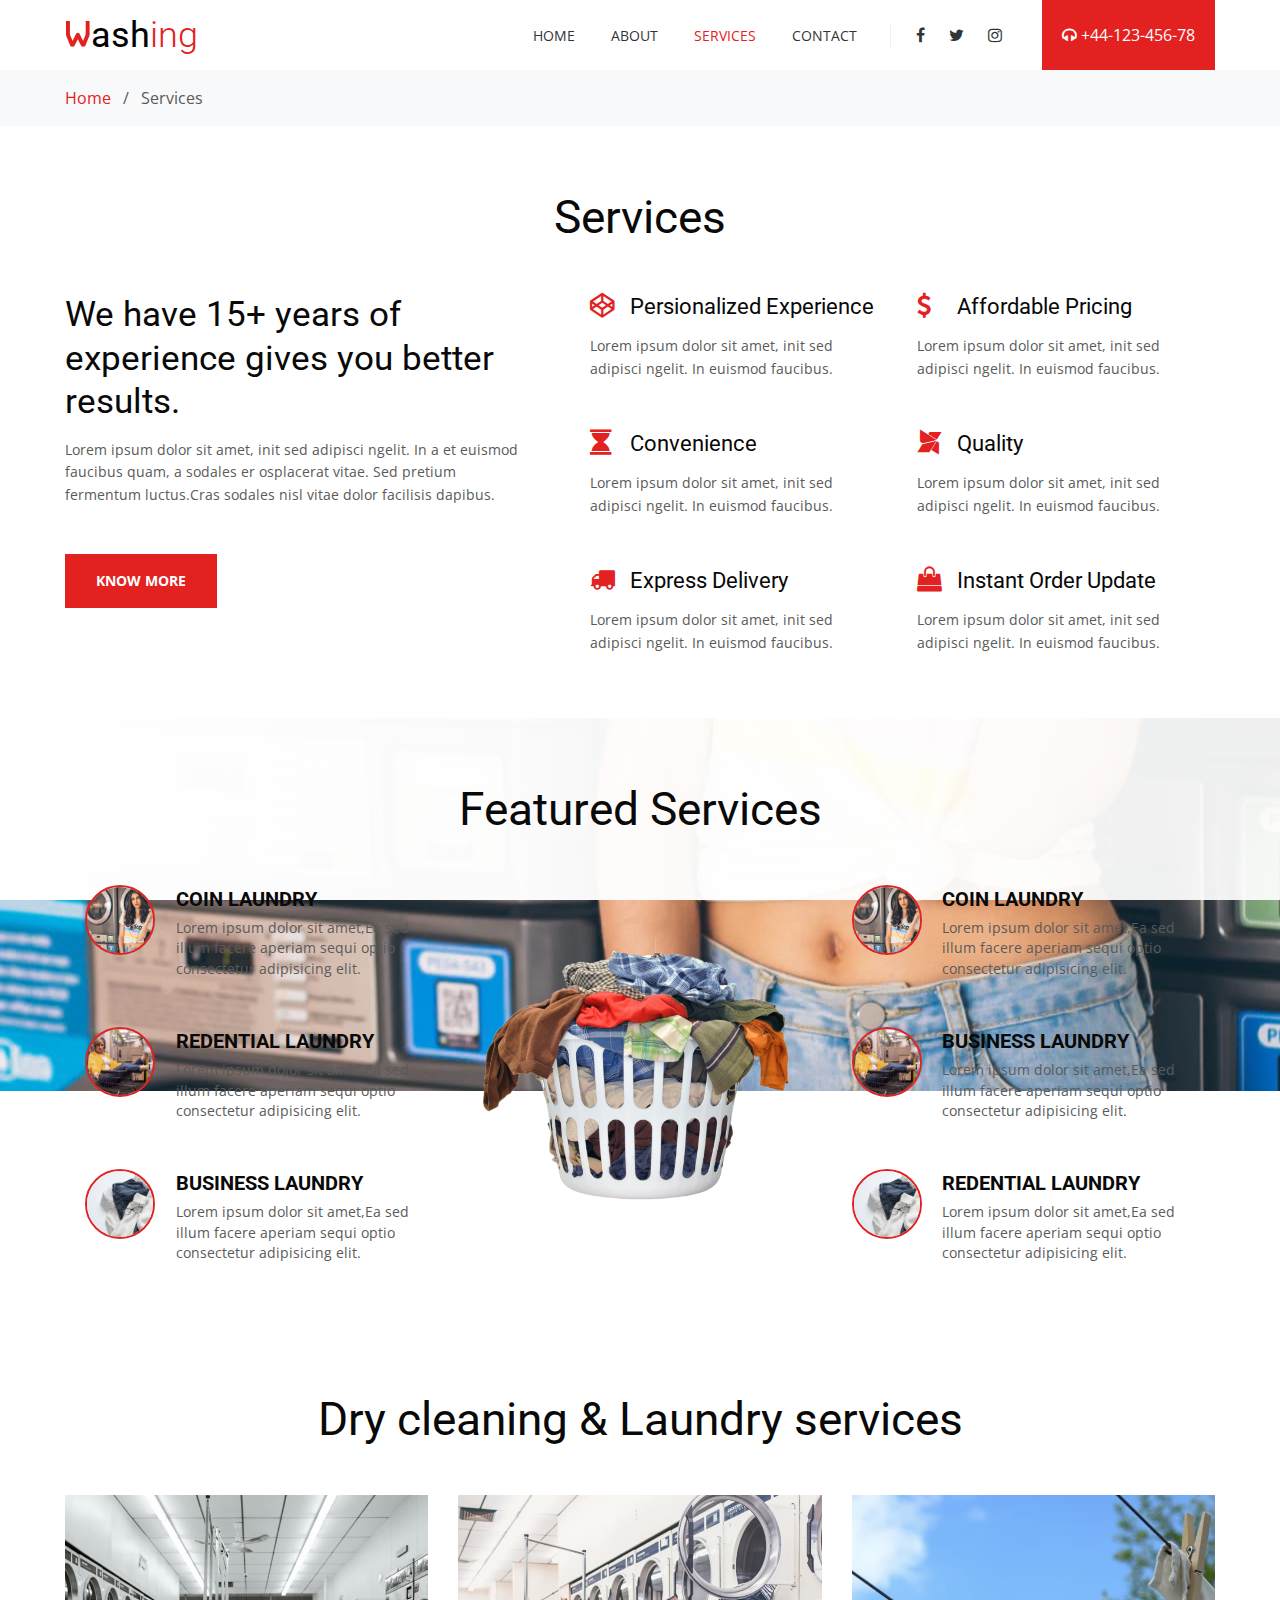
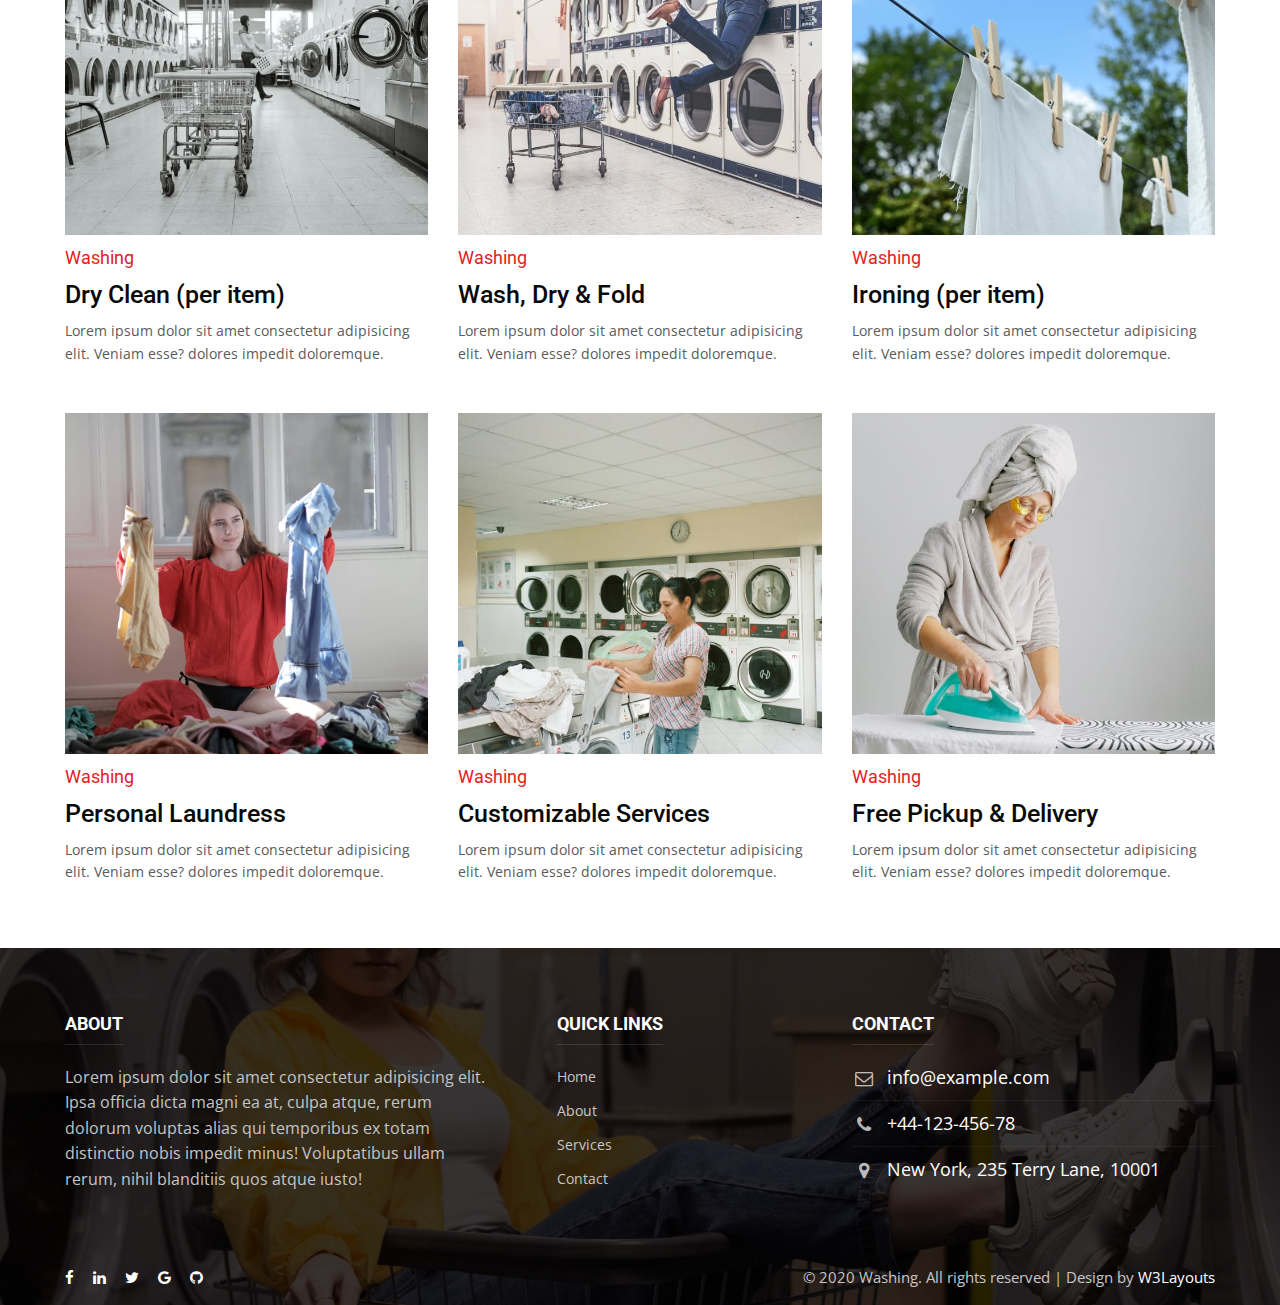
<file: myBionluk1/wwwroot/washing-starter/services.html>
<!--
Author: W3layouts
Author URL: http://w3layouts.com
-->
<!doctype html>
<html lang="en">

<head>
  <!-- Required meta tags -->
  <meta charset="utf-8">
  <meta name="viewport" content="width=device-width, initial-scale=1, shrink-to-fit=no">

  <title>Washing - Laundry Category Bootstrap Responsive Website Template - Services :: W3Layouts</title>

  <!-- web fonts -->
  <link href="//fonts.googleapis.com/css?family=Roboto:400,700,900&display=swap" rel="stylesheet">
  <link href="//fonts.googleapis.com/css2?family=Open+Sans:wght@300;400;600;700;800&display=swap" rel="stylesheet">
  <!-- web fonts -->

  <!-- Template CSS -->
  <link rel="stylesheet" href="assets/css/style-starter.css">
</head>

<body>
<!-- header -->
<header class="w3l-header">
	<div class="hero-header-11">
		<div class="hero-header-11-content">
			<div class="container">
				<nav class="navbar navbar-expand-lg navbar-light py-0 px-0">
					<a class="navbar-brand" href="index.html"><img src="assets/images/logo-icon.png" alt="" />ash<span class="logo-view">ing</span></a>
					<!-- if logo is image enable this   
				<a class="navbar-brand" href="#index.html">
						<img src="image-path" alt="Your logo" title="Your logo" style="height:35px;" />
				</a> -->
					<button class="navbar-toggler collapsed" type="button" data-toggle="collapse" data-target="#navbarSupportedContent"
						aria-controls="navbarSupportedContent" aria-expanded="false" aria-label="Toggle navigation">
						<span class="navbar-toggler-icon fa icon-expand fa-bars"></span>
						<span class="navbar-toggler-icon fa icon-close fa-times"></span>
					</button>

					<div class="collapse navbar-collapse" id="navbarSupportedContent">
						<ul class="navbar-nav ml-auto">
							<li class="nav-item @@home-active">
								<a class="nav-link" href="index.html">Home <span class="sr-only">(current)</span></a>
							</li>
							<li class="nav-item @@about-active">
								<a class="nav-link" href="about.html">About</a>
							</li>
							<li class="nav-item active">
								<a class="nav-link" href="services.html">Services</a>
							</li>
							<li class="nav-item @@contact-active">
								<a class="nav-link" href="contact.html">Contact</a>
							</li>
						</ul>
						<ul class="social-icons">
							<li><a href="#url"><span class="fa fa-facebook" aria-hidden="true"></span></a></li>
							<li><a href="#url"><span class="fa fa-twitter" aria-hidden="true"></span></a></li>
							<li><a href="#url"><span class="fa fa-instagram" aria-hidden="true"></span></a></li>
						</ul>
            <div class="phone">
              <a href="tel:+44-123-456-78"><span class="fa fa-headphones" aria-hidden="true"></span> +44-123-456-78</a>
            </div>
					</div>
				</nav>
			</div>
		</div>
	</div>
</header>
<!-- //header -->
<!-- breadcrum -->
<section class="w3l-breadcrum">
  <div class="breadcrum">
    <div class="container">
      <p><a href="index.html">Home</a> &nbsp; / &nbsp; Services</p>
    </div>
  </div>
</section>
<!-- //breadcrum -->
<!-- services block1 -->
<div class="w3-services1 py-5" id="services">
  <div class="container py-lg-3">
    <div class="header-section text-center mb-5">
      <h2>Services</h2>
    </div>
    <div class="row w3-services-grids mt-lg-5 mt-4">
      <div class="col-lg-5 w3-services-left-grid">
        <h4>We have 15+ years of experience gives you better results.</h4>
        <p>Lorem ipsum dolor sit amet, init sed adipisci ngelit. In a et euismod faucibus quam, a sodales er
          osplacerat vitae. Sed pretium fermentum luctus.Cras sodales nisl vitae dolor facilisis dapibus. </p>
        <div class="more">
          <a href="#more" class="btn-primary btn theme-button mt-lg-5 mt-4">Know more</a>
        </div>
      </div>
      <div class="col-lg-7 w3-services-right-grid mt-lg-0 mt-5 pl-lg-5">
        <div class="row w3-icon-grid-gap1">
          <div class="col-md-6 col-sm-6 w3-icon-grid1">
            <a href="#link">
              <span class="fa fa-codepen" aria-hidden="true"></span>
              <h3>Persionalized Experience</h3>
              <div class="clearfix"></div>
            </a>
            <p>Lorem ipsum dolor sit amet, init sed adipisci ngelit. In euismod faucibus.</p>
          </div>
          <div class="col-md-6 col-sm-6 w3-icon-grid1">
            <a href="#link">
              <span class="fa fa-usd" aria-hidden="true"></span>
              <h3>Affordable Pricing</h3>
              <div class="clearfix"></div>
            </a>
            <p>Lorem ipsum dolor sit amet, init sed adipisci ngelit. In euismod faucibus.</p>
          </div>
          <div class="col-md-6 col-sm-6 w3-icon-grid1">
            <a href="#link">
              <span class="fa fa-hourglass" aria-hidden="true"></span>
              <h3>Convenience</h3>
              <div class="clearfix"></div>
            </a>
            <p>Lorem ipsum dolor sit amet, init sed adipisci ngelit. In euismod faucibus.</p>
          </div>
          <div class="col-md-6 col-sm-6 w3-icon-grid1">
            <a href="#link">
              <span class="fa fa-modx" aria-hidden="true"></span>
              <h3>Quality</h3>
              <div class="clearfix"></div>
            </a>
            <p>Lorem ipsum dolor sit amet, init sed adipisci ngelit. In euismod faucibus.</p>
          </div>
          <div class="col-md-6 col-sm-6 w3-icon-grid1">
            <a href="#link">
              <span class="fa fa-truck" aria-hidden="true"></span>
              <h3>Express Delivery</h3>
              <div class="clearfix"></div>
            </a>
            <p>Lorem ipsum dolor sit amet, init sed adipisci ngelit. In euismod faucibus.</p>
          </div>
          <div class="col-md-6 col-sm-6 w3-icon-grid1">
            <a href="#link">
              <span class="fa fa-shopping-bag" aria-hidden="true"></span>
              <h3>Instant Order Update</h3>
              <div class="clearfix"></div>
            </a>
            <p>Lorem ipsum dolor sit amet, init sed adipisci ngelit. In euismod faucibus.</p>
          </div>
        </div>
      </div>
    </div>
  </div>
</div>
<!-- //services block1 -->
<section class="w3l-services2" id="services">
  <div class="mobile-info py-5">
    <div class="container py-lg-3">
      <div class="header-section mb-5 text-center">
        <h3>Featured Services</h3>
      </div>
      <div class="row mobile-info-inn mx-lg-0">
        <div class="col-lg-4 mobile-right">
          <div class="row mobile-right-grids mb-lg-5 mb-4">
            <div class="col-3 pr-0 mobile-right-icon">
              <div class="mobile-icon">
                <img src="assets/images/banner.jpg" class="img-fluid" alt="" />
              </div>
            </div>
            <div class="col-9 mobile-right-info">
              <h6><a href="#url">COIN LAUNDRY</a></h6>
              <p>Lorem ipsum dolor sit amet,Ea sed illum facere aperiam sequi optio consectetur
                adipisicing elit.</p>
            </div>
          </div>
          <div class="row mobile-right-grids mb-lg-5 mb-4">
            <div class="col-3 pr-0 mobile-right-icon">
              <div class="mobile-icon">
                <img src="assets/images/banner1.jpg" class="img-fluid" alt="" />
              </div>
            </div>
            <div class="col-9 mobile-right-info">
              <h6><a href="#url">REDENTIAL LAUNDRY</a></h6>
              <p>Lorem ipsum dolor sit amet,Ea sed illum facere aperiam sequi optio consectetur
                adipisicing elit.</p>
            </div>
          </div>
          <div class="row mobile-right-grids">
            <div class="col-3 pr-0 mobile-right-icon">
              <div class="mobile-icon">
                <img src="assets/images/banner2.jpg" class="img-fluid" alt="" />
              </div>
            </div>
            <div class="col-9 mobile-right-info">
              <h6><a href="#url">BUSINESS LAUNDRY</a></h6>
              <p>Lorem ipsum dolor sit amet,Ea sed illum facere aperiam sequi optio consectetur
                adipisicing elit.</p>
            </div>
          </div>
        </div>
        <div class="col-lg-4 mobile-left">
          <img src="assets/images/features.png" class="img-fluid" alt="">
        </div>
        <div class="col-lg-4 mobile-right">
          <div class="row mobile-right-grids mb-lg-5 mb-4">
            <div class="col-3 pr-0 mobile-right-icon">
              <div class="mobile-icon">
                <img src="assets/images/banner.jpg" class="img-fluid" alt="" />
              </div>
            </div>
            <div class="col-9 mobile-right-info">
              <h6><a href="#url">COIN LAUNDRY</a></h6>
              <p>Lorem ipsum dolor sit amet,Ea sed illum facere aperiam sequi optio consectetur
                adipisicing elit.</p>
            </div>
          </div>
          <div class="row mobile-right-grids mb-lg-5 mb-4">
            <div class="col-3 pr-0 mobile-right-icon">
              <div class="mobile-icon">
                <img src="assets/images/banner1.jpg" class="img-fluid" alt="" />
              </div>
            </div>
            <div class="col-9 mobile-right-info">
              <h6><a href="#url">BUSINESS LAUNDRY</a></h6>
              <p>Lorem ipsum dolor sit amet,Ea sed illum facere aperiam sequi optio consectetur
                adipisicing elit.</p>
            </div>
          </div>
          <div class="row mobile-right-grids">
            <div class="col-3 pr-0 mobile-right-icon">
              <div class="mobile-icon">
                <img src="assets/images/banner2.jpg" class="img-fluid" alt="" />
              </div>
            </div>
            <div class="col-9 mobile-right-info">
              <h6><a href="#url">REDENTIAL LAUNDRY</a></h6>
              <p>Lorem ipsum dolor sit amet,Ea sed illum facere aperiam sequi optio consectetur
                adipisicing elit.</p>
            </div>
          </div>
        </div>

      </div>
    </div>
  </div>
</section>
<div class="w3l-services3">
  <section id="grids5-block" class="py-5">
    <div class="container py-lg-3">
      <div class="header-section mb-5 text-center">
        <h3>Dry cleaning & Laundry services</h3>
      </div>
      <div class="row">
        <div class="col-md-4 col-sm-6 mt-0 grids5-info">
          <a href="#url"><img src="assets/images/service6.jpg" class="img-fluid img-curve" alt="" /></a>
          <h5>Washing</h5>
          <h4><a href="#url">Dry Clean (per item)</a></h4>
          <p>Lorem ipsum dolor sit amet consectetur adipisicing elit. Veniam esse? dolores impedit doloremque.</p>
        </div>
        <div class="col-md-4 col-sm-6 mt-sm-0 mt-5 grids5-info">
          <a href="#url"><img src="assets/images/service5.jpg" class="img-fluid img-curve" alt="" /></a>
          <h5>Washing</h5>
          <h4><a href="#url">Wash, Dry & Fold</a></h4>
          <p>Lorem ipsum dolor sit amet consectetur adipisicing elit. Veniam esse? dolores impedit doloremque.</p>
        </div>
        <div class="col-md-4 col-sm-6 mt-md-0 mt-5 grids5-info">
          <a href="#url"><img src="assets/images/service4.jpg" class="img-fluid img-curve" alt="" /></a>
          <h5>Washing</h5>
          <h4><a href="#url">Ironing (per item)</a></h4>
          <p>Lorem ipsum dolor sit amet consectetur adipisicing elit. Veniam esse? dolores impedit doloremque.</p>
        </div>
        <div class="col-md-4 col-sm-6 mt-5 grids5-info">
          <a href="#url"><img src="assets/images/service3.jpg" class="img-fluid img-curve" alt="" /></a>
          <h5>Washing</h5>
          <h4><a href="#url">Personal Laundress</a></h4>
          <p>Lorem ipsum dolor sit amet consectetur adipisicing elit. Veniam esse? dolores impedit doloremque.</p>
        </div>
        <div class="col-md-4 col-sm-6 mt-5 grids5-info">
          <a href="#url"><img src="assets/images/service2.jpg" class="img-fluid img-curve" alt="" /></a>
          <h5>Washing</h5>
          <h4><a href="#url">Customizable Services</a></h4>
          <p>Lorem ipsum dolor sit amet consectetur adipisicing elit. Veniam esse? dolores impedit doloremque.</p>
        </div>
        <div class="col-md-4 col-sm-6 mt-5 grids5-info">
          <a href="#url"><img src="assets/images/service1.jpg" class="img-fluid img-curve" alt="" /></a>
          <h5>Washing</h5>
          <h4><a href="#url">Free Pickup & Delivery</a></h4>
          <p>Lorem ipsum dolor sit amet consectetur adipisicing elit. Veniam esse? dolores impedit doloremque.</p>
        </div>
      </div>
    </div>
</div>
<footer class="w3l-footer">
  <div class="footer pt-5">
    <div class="container pt-lg-3">
      <div class="text-txt">
        <div class="right-side">
          <div class="row">
            <div class="col-lg-5 sub-one-left pr-md-5">
              <h6>About </h6>
              <p>Lorem ipsum dolor sit amet consectetur adipisicing elit. Ipsa officia dicta magni ea at, culpa atque, rerum dolorum voluptas alias
                qui temporibus ex totam distinctio nobis impedit minus! Voluptatibus ullam rerum, nihil blanditiis
                quos atque iusto!</p>

            </div>
            <div class="col-lg-3 col-md-6 mt-lg-0 mt-5 sub-two-right">
              <h6>Quick links</h6>
              <ul>
                <li><a href="index.html">Home</a></li>
                <li><a href="about.html">About</a></li>
                <li><a href="services.html">Services</a></li>
                <li><a href="contact.html">Contact</a></li>
              </ul>

            </div>
            <div class="col-lg-4 col-md-6 mt-lg-0 mt-5 sub-one-left">
              <h6>Contact </h6>
              <div class="column2">
                <div class="href1"><span class="fa fa-envelope-o" aria-hidden="true"></span><a href="mailto:info@example.com">info@example.com</a>
                </div>
                <div class="href2"><span class="fa fa-phone" aria-hidden="true"></span><a href="tel:+44-123-456-78">+44-123-456-78</a>
                </div>
                <div>
                  <p class="contact-para"><span class="fa fa-map-marker" aria-hidden="true"></span>New York, 235 Terry Lane, 10001</p>
                </div>
              </div>
            </div>
          </div>
        </div>
      </div>
    </div>

    <div class="below-section mt-5 py-3">
      <div class="container">
        <div class="copyright-footer">
          <div class="columns">
            <ul class="social text-lg-left text-center">
              <li><a href="#"><span class="fa fa-facebook" aria-hidden="true"></span></a></li>
              <li><a href="#"><span class="fa fa-linkedin" aria-hidden="true"></span></a></li>
              <li><a href="#"><span class="fa fa-twitter" aria-hidden="true"></span></a></li>
              <li><a href="#"><span class="fa fa-google" aria-hidden="true"></span></a></li>
              <li><a href="#"><span class="fa fa-github" aria-hidden="true"></span></a></li>
            </ul>
          </div>
          <div class="columns text-lg-right text-center">
            <p>&copy; 2020 Washing. All rights reserved | Design by <a href="https://w3layouts.com/">W3Layouts</a></p>
          </div>
        </div>
      </div>
    </div>
  </div>
  <!-- move top -->
  <button onclick="topFunction()" id="movetop" title="Go to top">
    <span class="fa fa-arrow-up" aria-hidden="true"></span>
  </button>
  <script>
    // When the user scrolls down 20px from the top of the document, show the button
    window.onscroll = function () {
      scrollFunction()
    };

    function scrollFunction() {
      if (document.body.scrollTop > 20 || document.documentElement.scrollTop > 20) {
        document.getElementById("movetop").style.display = "block";
      } else {
        document.getElementById("movetop").style.display = "none";
      }
    }

    // When the user clicks on the button, scroll to the top of the document
    function topFunction() {
      document.body.scrollTop = 0;
      document.documentElement.scrollTop = 0;
    }
  </script>
  <!-- /move top -->
</footer>

<!-- jQuery JS -->
<script src="assets/js/jquery-3.4.1.slim.min.js"></script>
<!-- Template JavaScript -->
<script src="assets/js/owl.carousel.js"></script>

<!-- script for testimonials -->
<script>
  $(document).ready(function () {
    $('.owl-two').owlCarousel({
      loop: true,
      margin: 0,
      nav: false,
      responsiveClass: true,
      autoplay: false,
      autoplayTimeout: 5000,
      autoplaySpeed: 1000,
      autoplayHoverPause: false,
      responsive: {
        0: {
          items: 1,
          nav: false
        },
        480: {
          items: 1,
          nav: false
        },
        667: {
          items: 1,
          nav: false
        },
        1000: {
          items: 1,
          nav: false
        }
      }
    })
  })
</script>
<!-- //testimonials owlcarousel -->

<!-- for services carousel slider -->
<script>
  $(document).ready(function () {
    $('.owl-three').owlCarousel({
      loop: true,
      stagePadding: 20,
      margin: 20,
      autoplay: true,
      autoplayTimeout: 5000,
      autoplaySpeed: 1000,
      autoplayHoverPause: false,
      nav: false,
      responsive: {
        0: {
          items: 1
        },
        600: {
          items: 2
        },
        1000: {
          items: 4
        }
      }
    })
  })
</script>
<!-- //for services carousel slider -->

<!-- stats number counter-->
<script src="assets/js/jquery.waypoints.min.js"></script>
<script src="assets/js/jquery.countup.js"></script>
<script>
  $('.counter').countUp();
</script>
<!-- //stats number counter -->

<!-- disable body scroll which navbar is in active -->
<script>
  $(function () {
    $('.navbar-toggler').click(function () {
      $('body').toggleClass('noscroll');
    })
  });
</script>
<!-- disable body scroll which navbar is in active -->

<!-- Bootstrap JS -->
<script src="assets/js/bootstrap.min.js"></script>

</body>

</html>
</file>
<file: myBionluk1/wwwroot/Beidea-Starter/assets/css/style-starter.css>
@charset "UTF-8";

/*--
Author: W3layouts
Author URL: http://w3layouts.com
--*/
/*!
 * Bootstrap v4.4.1 (https://getbootstrap.com/)
 * Copyright 2011-2019 The Bootstrap Authors
 * Copyright 2011-2019 Twitter, Inc.
 * Licensed under MIT (https://github.com/twbs/bootstrap/blob/master/LICENSE)
 */
:root {
  --blue: #007bff;
  --indigo: #6610f2;
  --purple: #6f42c1;
  --pink: #e83e8c;
  --red: #dc3545;
  --orange: #fd7e14;
  --yellow: #ffc107;
  --green: #28a745;
  --teal: #20c997;
  --cyan: #17a2b8;
  --white: #fff;
  --gray: #6c757d;
  --gray-dark: #343a40;
  --primary: #ff4c4c;
  --secondary: #e71d36;
  --success: #28a745;
  --info: #17a2b8;
  --warning: #ffc107;
  --danger: #dc3545;
  --light: #f8f9fa;
  --dark: #343a40;
  --breakpoint-xs: 0;
  --breakpoint-sm: 576px;
  --breakpoint-md: 768px;
  --breakpoint-lg: 992px;
  --breakpoint-xl: 1200px;
  --font-family-sans-serif: -apple-system, BlinkMacSystemFont, "Segoe UI", Roboto, "Helvetica Neue", Arial, "Noto Sans", sans-serif, "Apple Color Emoji", "Segoe UI Emoji", "Segoe UI Symbol", "Noto Color Emoji";
  --font-family-monospace: SFMono-Regular, Menlo, Monaco, Consolas, "Liberation Mono", "Courier New", monospace;
}

*,
*::before,
*::after {
  box-sizing: border-box;
}

html {
  font-family: sans-serif;
  line-height: 1.15;
  -webkit-text-size-adjust: 100%;
  -webkit-tap-highlight-color: rgba(0, 0, 0, 0);
}

article,
aside,
figcaption,
figure,
footer,
header,
hgroup,
main,
nav,
section {
  display: block;
}

body {
  margin: 0;
  font-family: -apple-system, BlinkMacSystemFont, "Segoe UI", Roboto, "Helvetica Neue", Arial, "Noto Sans", sans-serif, "Apple Color Emoji", "Segoe UI Emoji", "Segoe UI Symbol", "Noto Color Emoji";
  font-size: 1rem;
  font-weight: 400;
  line-height: 1.5;
  color: #212529;
  text-align: left;
  background-color: #fff;
}

[tabindex="-1"]:focus:not(:focus-visible) {
  outline: 0 !important;
}

hr {
  box-sizing: content-box;
  height: 0;
  overflow: visible;
}

h1,
h2,
h3,
h4,
h5,
h6 {
  margin-top: 0;
  margin-bottom: 0.5rem;
}

p {
  margin-top: 0;
  margin-bottom: 1rem;
}

abbr[title],
abbr[data-original-title] {
  text-decoration: underline;
  -webkit-text-decoration: underline dotted;
  text-decoration: underline dotted;
  cursor: help;
  border-bottom: 0;
  -webkit-text-decoration-skip-ink: none;
  text-decoration-skip-ink: none;
}

address {
  margin-bottom: 1rem;
  font-style: normal;
  line-height: inherit;
}

ol,
ul,
dl {
  margin-top: 0;
  margin-bottom: 1rem;
}

ol ol,
ul ul,
ol ul,
ul ol {
  margin-bottom: 0;
}

dt {
  font-weight: 600;
}

dd {
  margin-bottom: .5rem;
  margin-left: 0;
}

blockquote {
  margin: 0 0 1rem;
}

b,
strong {
  font-weight: bolder;
}

small {
  font-size: 80%;
}

sub,
sup {
  position: relative;
  font-size: 75%;
  line-height: 0;
  vertical-align: baseline;
}

sub {
  bottom: -.25em;
}

sup {
  top: -.5em;
}

a {
  color: var(--font-color);
  text-decoration: none;
  transition: 0.3s ease-out;
}

a:hover {
  color: var(--primary-color);
  text-decoration: underline;
  transition: 0.3s ease-out;
}

a,
a:hover,
button,
button:hover {
  text-decoration: none;
  transition: 0.3s ease-out;
}

a:not([href]) {
  color: inherit;
  text-decoration: none;
}

a:not([href]):hover {
  color: inherit;
  text-decoration: none;
}

pre,
code,
kbd,
samp {
  font-family: SFMono-Regular, Menlo, Monaco, Consolas, "Liberation Mono", "Courier New", monospace;
  font-size: 1em;
}

pre {
  margin-top: 0;
  margin-bottom: 1rem;
  overflow: auto;
}

figure {
  margin: 0 0 1rem;
}

img {
  vertical-align: middle;
  border-style: none;
}

svg {
  overflow: hidden;
  vertical-align: middle;
}

table {
  border-collapse: collapse;
}

caption {
  padding-top: 0.75rem;
  padding-bottom: 0.75rem;
  color: #6c757d;
  text-align: left;
  caption-side: bottom;
}

th {
  text-align: inherit;
}

label {
  display: inline-block;
  margin-bottom: 0.5rem;
}

button {
  border-radius: 0;
}

button:focus {
  outline: 1px dotted;
  outline: 5px auto -webkit-focus-ring-color;
}

input,
button,
select,
optgroup,
textarea {
  margin: 0;
  font-family: inherit;
  font-size: inherit;
  line-height: inherit;
}

button,
input {
  overflow: visible;
}

button,
select {
  text-transform: none;
}

select {
  word-wrap: normal;
}

button,
[type="button"],
[type="reset"],
[type="submit"] {
  -webkit-appearance: button;
}

button:not(:disabled),
[type="button"]:not(:disabled),
[type="reset"]:not(:disabled),
[type="submit"]:not(:disabled) {
  cursor: pointer;
}

button::-moz-focus-inner,
[type="button"]::-moz-focus-inner,
[type="reset"]::-moz-focus-inner,
[type="submit"]::-moz-focus-inner {
  padding: 0;
  border-style: none;
}

input[type="radio"],
input[type="checkbox"] {
  box-sizing: border-box;
  padding: 0;
}

input[type="date"],
input[type="time"],
input[type="datetime-local"],
input[type="month"] {
  -webkit-appearance: listbox;
}

textarea {
  overflow: auto;
  resize: vertical;
}

fieldset {
  min-width: 0;
  padding: 0;
  margin: 0;
  border: 0;
}

legend {
  display: block;
  width: 100%;
  max-width: 100%;
  padding: 0;
  margin-bottom: .5rem;
  font-size: 1.5rem;
  line-height: inherit;
  color: inherit;
  white-space: normal;
}

@media (max-width: 1200px) {
  legend {
    font-size: calc(1.275rem + 0.3vw);
  }
}

progress {
  vertical-align: baseline;
}

[type="number"]::-webkit-inner-spin-button,
[type="number"]::-webkit-outer-spin-button {
  height: auto;
}

[type="search"] {
  outline-offset: -2px;
  -webkit-appearance: none;
}

[type="search"]::-webkit-search-decoration {
  -webkit-appearance: none;
}

::-webkit-file-upload-button {
  font: inherit;
  -webkit-appearance: button;
}

output {
  display: inline-block;
}

summary {
  display: list-item;
  cursor: pointer;
}

template {
  display: none;
}

[hidden] {
  display: none !important;
}

h1,
h2,
h3,
h4,
h5,
h6,
.h1,
.h2,
.h3,
.h4,
.h5,
.h6 {
  margin-bottom: 0.5rem;
  font-weight: 400;
  line-height: 28px;
}

h1,
.h1 {
  font-size: 2.5rem;
}

@media (max-width: 1200px) {

  h1,
  .h1 {
    font-size: calc(1.375rem + 1.5vw);
  }
}

h2,
.h2 {
  font-size: 2rem;
}

@media (max-width: 1200px) {

  h2,
  .h2 {
    font-size: calc(1.325rem + 0.9vw);
  }
}

h3,
.h3 {
  font-size: 1.75rem;
}

@media (max-width: 1200px) {

  h3,
  .h3 {
    font-size: calc(1.3rem + 0.6vw);
  }
}

h4,
.h4 {
  font-size: 1.5rem;
}

@media (max-width: 1200px) {

  h4,
  .h4 {
    font-size: calc(1.275rem + 0.3vw);
  }
}

h5,
.h5 {
  font-size: 1.25rem;
}

h6,
.h6 {
  font-size: 1rem;
}

.lead {
  font-size: 1.25rem;
  font-weight: 300;
}

.display-1 {
  font-size: 6rem;
  font-weight: 300;
  line-height: 1.2;
}

@media (max-width: 1200px) {
  .display-1 {
    font-size: calc(1.725rem + 5.7vw);
  }
}

.display-2 {
  font-size: 5.5rem;
  font-weight: 300;
  line-height: 1.2;
}

@media (max-width: 1200px) {
  .display-2 {
    font-size: calc(1.675rem + 5.1vw);
  }
}

.display-3 {
  font-size: 4.5rem;
  font-weight: 300;
  line-height: 1.2;
}

@media (max-width: 1200px) {
  .display-3 {
    font-size: calc(1.575rem + 3.9vw);
  }
}

.display-4 {
  font-size: 3.5rem;
  font-weight: 300;
  line-height: 1.2;
}

@media (max-width: 1200px) {
  .display-4 {
    font-size: calc(1.475rem + 2.7vw);
  }
}

hr {
  margin-top: 1rem;
  margin-bottom: 1rem;
  border: 0;
  border-top: 1px solid rgba(0, 0, 0, 0.1);
}

small,
.small {
  font-size: 80%;
  font-weight: 400;
}

mark,
.mark {
  padding: 0.2em;
  background-color: #fcf8e3;
}

.list-unstyled {
  padding-left: 0;
  list-style: none;
}

.list-inline {
  padding-left: 0;
  list-style: none;
}

.list-inline-item {
  display: inline-block;
}

.list-inline-item:not(:last-child) {
  margin-right: 0.5rem;
}

.initialism {
  font-size: 90%;
  text-transform: uppercase;
}

.blockquote {
  margin-bottom: 1rem;
  font-size: 1.25rem;
}

.blockquote-footer {
  display: block;
  font-size: 80%;
  color: #6c757d;
}

.blockquote-footer::before {
  content: "\2014\00A0";
}

.img-fluid {
  max-width: 100%;
  height: auto;
}

.img-thumbnail {
  padding: 0.25rem;
  background-color: #fff;
  border: 1px solid #dee2e6;
  border-radius: 0.25rem;
  max-width: 100%;
  height: auto;
}

.figure {
  display: inline-block;
}

.figure-img {
  margin-bottom: 0.5rem;
  line-height: 1;
}

.figure-caption {
  font-size: 90%;
  color: #6c757d;
}

code {
  font-size: 87.5%;
  color: #e83e8c;
  word-wrap: break-word;
}

a>code {
  color: inherit;
}

kbd {
  padding: 0.2rem 0.4rem;
  font-size: 87.5%;
  color: #fff;
  background-color: #212529;
  border-radius: 0.2rem;
}

kbd kbd {
  padding: 0;
  font-size: 100%;
  font-weight: 600;
}

pre {
  display: block;
  font-size: 87.5%;
  color: #212529;
}

pre code {
  font-size: inherit;
  color: inherit;
  word-break: normal;
}

.pre-scrollable {
  max-height: 340px;
  overflow-y: scroll;
}

.container {
  width: 100%;
  padding-right: 15px;
  padding-left: 15px;
  margin-right: auto;
  margin-left: auto;
}

@media (min-width: 576px) {
  .container {
    max-width: 540px;
  }
}

@media (min-width: 768px) {
  .container {
    max-width: 720px;
  }
}

@media (min-width: 992px) {
  .container {
    max-width: 960px;
  }
}

@media (min-width: 1200px) {
  .container {
    max-width: 1140px;
  }
}

.container-fluid,
.container-sm,
.container-md,
.container-lg,
.container-xl {
  width: 100%;
  padding-right: 15px;
  padding-left: 15px;
  margin-right: auto;
  margin-left: auto;
}

@media (min-width: 576px) {

  .container,
  .container-sm {
    max-width: 540px;
  }
}

@media (min-width: 768px) {

  .container,
  .container-sm,
  .container-md {
    max-width: 720px;
  }
}

@media (min-width: 992px) {

  .container,
  .container-sm,
  .container-md,
  .container-lg {
    max-width: 960px;
  }
}

@media (min-width: 1200px) {

  .container,
  .container-sm,
  .container-md,
  .container-lg,
  .container-xl {
    max-width: 1140px;
  }
}

.row {
  display: flex;
  flex-wrap: wrap;
  margin-right: -15px;
  margin-left: -15px;
}

.no-gutters {
  margin-right: 0;
  margin-left: 0;
}

.no-gutters>.col,
.no-gutters>[class*="col-"] {
  padding-right: 0;
  padding-left: 0;
}

.col-1,
.col-2,
.col-3,
.col-4,
.col-5,
.col-6,
.col-7,
.col-8,
.col-9,
.col-10,
.col-11,
.col-12,
.col,
.col-auto,
.col-sm-1,
.col-sm-2,
.col-sm-3,
.col-sm-4,
.col-sm-5,
.col-sm-6,
.col-sm-7,
.col-sm-8,
.col-sm-9,
.col-sm-10,
.col-sm-11,
.col-sm-12,
.col-sm,
.col-sm-auto,
.col-md-1,
.col-md-2,
.col-md-3,
.col-md-4,
.col-md-5,
.col-md-6,
.col-md-7,
.col-md-8,
.col-md-9,
.col-md-10,
.col-md-11,
.col-md-12,
.col-md,
.col-md-auto,
.col-lg-1,
.col-lg-2,
.col-lg-3,
.col-lg-4,
.col-lg-5,
.col-lg-6,
.col-lg-7,
.col-lg-8,
.col-lg-9,
.col-lg-10,
.col-lg-11,
.col-lg-12,
.col-lg,
.col-lg-auto,
.col-xl-1,
.col-xl-2,
.col-xl-3,
.col-xl-4,
.col-xl-5,
.col-xl-6,
.col-xl-7,
.col-xl-8,
.col-xl-9,
.col-xl-10,
.col-xl-11,
.col-xl-12,
.col-xl,
.col-xl-auto {
  position: relative;
  width: 100%;
  padding-right: 15px;
  padding-left: 15px;
}

.col {
  flex-basis: 0;
  flex-grow: 1;
  max-width: 100%;
}

.row-cols-1>* {
  flex: 0 0 100%;
  max-width: 100%;
}

.row-cols-2>* {
  flex: 0 0 50%;
  max-width: 50%;
}

.row-cols-3>* {
  flex: 0 0 33.33333%;
  max-width: 33.33333%;
}

.row-cols-4>* {
  flex: 0 0 25%;
  max-width: 25%;
}

.row-cols-5>* {
  flex: 0 0 20%;
  max-width: 20%;
}

.row-cols-6>* {
  flex: 0 0 16.66667%;
  max-width: 16.66667%;
}

.col-auto {
  flex: 0 0 auto;
  width: auto;
  max-width: 100%;
}

.col-1 {
  flex: 0 0 8.33333%;
  max-width: 8.33333%;
}

.col-2 {
  flex: 0 0 16.66667%;
  max-width: 16.66667%;
}

.col-3 {
  flex: 0 0 25%;
  max-width: 25%;
}

.col-4 {
  flex: 0 0 33.33333%;
  max-width: 33.33333%;
}

.col-5 {
  flex: 0 0 41.66667%;
  max-width: 41.66667%;
}

.col-6 {
  flex: 0 0 50%;
  max-width: 50%;
}

.col-7 {
  flex: 0 0 58.33333%;
  max-width: 58.33333%;
}

.col-8 {
  flex: 0 0 66.66667%;
  max-width: 66.66667%;
}

.col-9 {
  flex: 0 0 75%;
  max-width: 75%;
}

.col-10 {
  flex: 0 0 83.33333%;
  max-width: 83.33333%;
}

.col-11 {
  flex: 0 0 91.66667%;
  max-width: 91.66667%;
}

.col-12 {
  flex: 0 0 100%;
  max-width: 100%;
}

.order-first {
  order: -1;
}

.order-last {
  order: 13;
}

.order-0 {
  order: 0;
}

.order-1 {
  order: 1;
}

.order-2 {
  order: 2;
}

.order-3 {
  order: 3;
}

.order-4 {
  order: 4;
}

.order-5 {
  order: 5;
}

.order-6 {
  order: 6;
}

.order-7 {
  order: 7;
}

.order-8 {
  order: 8;
}

.order-9 {
  order: 9;
}

.order-10 {
  order: 10;
}

.order-11 {
  order: 11;
}

.order-12 {
  order: 12;
}

.offset-1 {
  margin-left: 8.33333%;
}

.offset-2 {
  margin-left: 16.66667%;
}

.offset-3 {
  margin-left: 25%;
}

.offset-4 {
  margin-left: 33.33333%;
}

.offset-5 {
  margin-left: 41.66667%;
}

.offset-6 {
  margin-left: 50%;
}

.offset-7 {
  margin-left: 58.33333%;
}

.offset-8 {
  margin-left: 66.66667%;
}

.offset-9 {
  margin-left: 75%;
}

.offset-10 {
  margin-left: 83.33333%;
}

.offset-11 {
  margin-left: 91.66667%;
}

@media (min-width: 576px) {
  .col-sm {
    flex-basis: 0;
    flex-grow: 1;
    max-width: 100%;
  }

  .row-cols-sm-1>* {
    flex: 0 0 100%;
    max-width: 100%;
  }

  .row-cols-sm-2>* {
    flex: 0 0 50%;
    max-width: 50%;
  }

  .row-cols-sm-3>* {
    flex: 0 0 33.33333%;
    max-width: 33.33333%;
  }

  .row-cols-sm-4>* {
    flex: 0 0 25%;
    max-width: 25%;
  }

  .row-cols-sm-5>* {
    flex: 0 0 20%;
    max-width: 20%;
  }

  .row-cols-sm-6>* {
    flex: 0 0 16.66667%;
    max-width: 16.66667%;
  }

  .col-sm-auto {
    flex: 0 0 auto;
    width: auto;
    max-width: 100%;
  }

  .col-sm-1 {
    flex: 0 0 8.33333%;
    max-width: 8.33333%;
  }

  .col-sm-2 {
    flex: 0 0 16.66667%;
    max-width: 16.66667%;
  }

  .col-sm-3 {
    flex: 0 0 25%;
    max-width: 25%;
  }

  .col-sm-4 {
    flex: 0 0 33.33333%;
    max-width: 33.33333%;
  }

  .col-sm-5 {
    flex: 0 0 41.66667%;
    max-width: 41.66667%;
  }

  .col-sm-6 {
    flex: 0 0 50%;
    max-width: 50%;
  }

  .col-sm-7 {
    flex: 0 0 58.33333%;
    max-width: 58.33333%;
  }

  .col-sm-8 {
    flex: 0 0 66.66667%;
    max-width: 66.66667%;
  }

  .col-sm-9 {
    flex: 0 0 75%;
    max-width: 75%;
  }

  .col-sm-10 {
    flex: 0 0 83.33333%;
    max-width: 83.33333%;
  }

  .col-sm-11 {
    flex: 0 0 91.66667%;
    max-width: 91.66667%;
  }

  .col-sm-12 {
    flex: 0 0 100%;
    max-width: 100%;
  }

  .order-sm-first {
    order: -1;
  }

  .order-sm-last {
    order: 13;
  }

  .order-sm-0 {
    order: 0;
  }

  .order-sm-1 {
    order: 1;
  }

  .order-sm-2 {
    order: 2;
  }

  .order-sm-3 {
    order: 3;
  }

  .order-sm-4 {
    order: 4;
  }

  .order-sm-5 {
    order: 5;
  }

  .order-sm-6 {
    order: 6;
  }

  .order-sm-7 {
    order: 7;
  }

  .order-sm-8 {
    order: 8;
  }

  .order-sm-9 {
    order: 9;
  }

  .order-sm-10 {
    order: 10;
  }

  .order-sm-11 {
    order: 11;
  }

  .order-sm-12 {
    order: 12;
  }

  .offset-sm-0 {
    margin-left: 0;
  }

  .offset-sm-1 {
    margin-left: 8.33333%;
  }

  .offset-sm-2 {
    margin-left: 16.66667%;
  }

  .offset-sm-3 {
    margin-left: 25%;
  }

  .offset-sm-4 {
    margin-left: 33.33333%;
  }

  .offset-sm-5 {
    margin-left: 41.66667%;
  }

  .offset-sm-6 {
    margin-left: 50%;
  }

  .offset-sm-7 {
    margin-left: 58.33333%;
  }

  .offset-sm-8 {
    margin-left: 66.66667%;
  }

  .offset-sm-9 {
    margin-left: 75%;
  }

  .offset-sm-10 {
    margin-left: 83.33333%;
  }

  .offset-sm-11 {
    margin-left: 91.66667%;
  }
}

@media (min-width: 768px) {
  .col-md {
    flex-basis: 0;
    flex-grow: 1;
    max-width: 100%;
  }

  .row-cols-md-1>* {
    flex: 0 0 100%;
    max-width: 100%;
  }

  .row-cols-md-2>* {
    flex: 0 0 50%;
    max-width: 50%;
  }

  .row-cols-md-3>* {
    flex: 0 0 33.33333%;
    max-width: 33.33333%;
  }

  .row-cols-md-4>* {
    flex: 0 0 25%;
    max-width: 25%;
  }

  .row-cols-md-5>* {
    flex: 0 0 20%;
    max-width: 20%;
  }

  .row-cols-md-6>* {
    flex: 0 0 16.66667%;
    max-width: 16.66667%;
  }

  .col-md-auto {
    flex: 0 0 auto;
    width: auto;
    max-width: 100%;
  }

  .col-md-1 {
    flex: 0 0 8.33333%;
    max-width: 8.33333%;
  }

  .col-md-2 {
    flex: 0 0 16.66667%;
    max-width: 16.66667%;
  }

  .col-md-3 {
    flex: 0 0 25%;
    max-width: 25%;
  }

  .col-md-4 {
    flex: 0 0 33.33333%;
    max-width: 33.33333%;
  }

  .col-md-5 {
    flex: 0 0 41.66667%;
    max-width: 41.66667%;
  }

  .col-md-6 {
    flex: 0 0 50%;
    max-width: 50%;
  }

  .col-md-7 {
    flex: 0 0 58.33333%;
    max-width: 58.33333%;
  }

  .col-md-8 {
    flex: 0 0 66.66667%;
    max-width: 66.66667%;
  }

  .col-md-9 {
    flex: 0 0 75%;
    max-width: 75%;
  }

  .col-md-10 {
    flex: 0 0 83.33333%;
    max-width: 83.33333%;
  }

  .col-md-11 {
    flex: 0 0 91.66667%;
    max-width: 91.66667%;
  }

  .col-md-12 {
    flex: 0 0 100%;
    max-width: 100%;
  }

  .order-md-first {
    order: -1;
  }

  .order-md-last {
    order: 13;
  }

  .order-md-0 {
    order: 0;
  }

  .order-md-1 {
    order: 1;
  }

  .order-md-2 {
    order: 2;
  }

  .order-md-3 {
    order: 3;
  }

  .order-md-4 {
    order: 4;
  }

  .order-md-5 {
    order: 5;
  }

  .order-md-6 {
    order: 6;
  }

  .order-md-7 {
    order: 7;
  }

  .order-md-8 {
    order: 8;
  }

  .order-md-9 {
    order: 9;
  }

  .order-md-10 {
    order: 10;
  }

  .order-md-11 {
    order: 11;
  }

  .order-md-12 {
    order: 12;
  }

  .offset-md-0 {
    margin-left: 0;
  }

  .offset-md-1 {
    margin-left: 8.33333%;
  }

  .offset-md-2 {
    margin-left: 16.66667%;
  }

  .offset-md-3 {
    margin-left: 25%;
  }

  .offset-md-4 {
    margin-left: 33.33333%;
  }

  .offset-md-5 {
    margin-left: 41.66667%;
  }

  .offset-md-6 {
    margin-left: 50%;
  }

  .offset-md-7 {
    margin-left: 58.33333%;
  }

  .offset-md-8 {
    margin-left: 66.66667%;
  }

  .offset-md-9 {
    margin-left: 75%;
  }

  .offset-md-10 {
    margin-left: 83.33333%;
  }

  .offset-md-11 {
    margin-left: 91.66667%;
  }
}

@media (min-width: 992px) {
  .col-lg {
    flex-basis: 0;
    flex-grow: 1;
    max-width: 100%;
  }

  .row-cols-lg-1>* {
    flex: 0 0 100%;
    max-width: 100%;
  }

  .row-cols-lg-2>* {
    flex: 0 0 50%;
    max-width: 50%;
  }

  .row-cols-lg-3>* {
    flex: 0 0 33.33333%;
    max-width: 33.33333%;
  }

  .row-cols-lg-4>* {
    flex: 0 0 25%;
    max-width: 25%;
  }

  .row-cols-lg-5>* {
    flex: 0 0 20%;
    max-width: 20%;
  }

  .row-cols-lg-6>* {
    flex: 0 0 16.66667%;
    max-width: 16.66667%;
  }

  .col-lg-auto {
    flex: 0 0 auto;
    width: auto;
    max-width: 100%;
  }

  .col-lg-1 {
    flex: 0 0 8.33333%;
    max-width: 8.33333%;
  }

  .col-lg-2 {
    flex: 0 0 16.66667%;
    max-width: 16.66667%;
  }

  .col-lg-3 {
    flex: 0 0 25%;
    max-width: 25%;
  }

  .col-lg-4 {
    flex: 0 0 33.33333%;
    max-width: 33.33333%;
  }

  .col-lg-5 {
    flex: 0 0 41.66667%;
    max-width: 41.66667%;
  }

  .col-lg-6 {
    flex: 0 0 50%;
    max-width: 50%;
  }

  .col-lg-7 {
    flex: 0 0 58.33333%;
    max-width: 58.33333%;
  }

  .col-lg-8 {
    flex: 0 0 66.66667%;
    max-width: 66.66667%;
  }

  .col-lg-9 {
    flex: 0 0 75%;
    max-width: 75%;
  }

  .col-lg-10 {
    flex: 0 0 83.33333%;
    max-width: 83.33333%;
  }

  .col-lg-11 {
    flex: 0 0 91.66667%;
    max-width: 91.66667%;
  }

  .col-lg-12 {
    flex: 0 0 100%;
    max-width: 100%;
  }

  .order-lg-first {
    order: -1;
  }

  .order-lg-last {
    order: 13;
  }

  .order-lg-0 {
    order: 0;
  }

  .order-lg-1 {
    order: 1;
  }

  .order-lg-2 {
    order: 2;
  }

  .order-lg-3 {
    order: 3;
  }

  .order-lg-4 {
    order: 4;
  }

  .order-lg-5 {
    order: 5;
  }

  .order-lg-6 {
    order: 6;
  }

  .order-lg-7 {
    order: 7;
  }

  .order-lg-8 {
    order: 8;
  }

  .order-lg-9 {
    order: 9;
  }

  .order-lg-10 {
    order: 10;
  }

  .order-lg-11 {
    order: 11;
  }

  .order-lg-12 {
    order: 12;
  }

  .offset-lg-0 {
    margin-left: 0;
  }

  .offset-lg-1 {
    margin-left: 8.33333%;
  }

  .offset-lg-2 {
    margin-left: 16.66667%;
  }

  .offset-lg-3 {
    margin-left: 25%;
  }

  .offset-lg-4 {
    margin-left: 33.33333%;
  }

  .offset-lg-5 {
    margin-left: 41.66667%;
  }

  .offset-lg-6 {
    margin-left: 50%;
  }

  .offset-lg-7 {
    margin-left: 58.33333%;
  }

  .offset-lg-8 {
    margin-left: 66.66667%;
  }

  .offset-lg-9 {
    margin-left: 75%;
  }

  .offset-lg-10 {
    margin-left: 83.33333%;
  }

  .offset-lg-11 {
    margin-left: 91.66667%;
  }
}

@media (min-width: 1200px) {
  .col-xl {
    flex-basis: 0;
    flex-grow: 1;
    max-width: 100%;
  }

  .row-cols-xl-1>* {
    flex: 0 0 100%;
    max-width: 100%;
  }

  .row-cols-xl-2>* {
    flex: 0 0 50%;
    max-width: 50%;
  }

  .row-cols-xl-3>* {
    flex: 0 0 33.33333%;
    max-width: 33.33333%;
  }

  .row-cols-xl-4>* {
    flex: 0 0 25%;
    max-width: 25%;
  }

  .row-cols-xl-5>* {
    flex: 0 0 20%;
    max-width: 20%;
  }

  .row-cols-xl-6>* {
    flex: 0 0 16.66667%;
    max-width: 16.66667%;
  }

  .col-xl-auto {
    flex: 0 0 auto;
    width: auto;
    max-width: 100%;
  }

  .col-xl-1 {
    flex: 0 0 8.33333%;
    max-width: 8.33333%;
  }

  .col-xl-2 {
    flex: 0 0 16.66667%;
    max-width: 16.66667%;
  }

  .col-xl-3 {
    flex: 0 0 25%;
    max-width: 25%;
  }

  .col-xl-4 {
    flex: 0 0 33.33333%;
    max-width: 33.33333%;
  }

  .col-xl-5 {
    flex: 0 0 41.66667%;
    max-width: 41.66667%;
  }

  .col-xl-6 {
    flex: 0 0 50%;
    max-width: 50%;
  }

  .col-xl-7 {
    flex: 0 0 58.33333%;
    max-width: 58.33333%;
  }

  .col-xl-8 {
    flex: 0 0 66.66667%;
    max-width: 66.66667%;
  }

  .col-xl-9 {
    flex: 0 0 75%;
    max-width: 75%;
  }

  .col-xl-10 {
    flex: 0 0 83.33333%;
    max-width: 83.33333%;
  }

  .col-xl-11 {
    flex: 0 0 91.66667%;
    max-width: 91.66667%;
  }

  .col-xl-12 {
    flex: 0 0 100%;
    max-width: 100%;
  }

  .order-xl-first {
    order: -1;
  }

  .order-xl-last {
    order: 13;
  }

  .order-xl-0 {
    order: 0;
  }

  .order-xl-1 {
    order: 1;
  }

  .order-xl-2 {
    order: 2;
  }

  .order-xl-3 {
    order: 3;
  }

  .order-xl-4 {
    order: 4;
  }

  .order-xl-5 {
    order: 5;
  }

  .order-xl-6 {
    order: 6;
  }

  .order-xl-7 {
    order: 7;
  }

  .order-xl-8 {
    order: 8;
  }

  .order-xl-9 {
    order: 9;
  }

  .order-xl-10 {
    order: 10;
  }

  .order-xl-11 {
    order: 11;
  }

  .order-xl-12 {
    order: 12;
  }

  .offset-xl-0 {
    margin-left: 0;
  }

  .offset-xl-1 {
    margin-left: 8.33333%;
  }

  .offset-xl-2 {
    margin-left: 16.66667%;
  }

  .offset-xl-3 {
    margin-left: 25%;
  }

  .offset-xl-4 {
    margin-left: 33.33333%;
  }

  .offset-xl-5 {
    margin-left: 41.66667%;
  }

  .offset-xl-6 {
    margin-left: 50%;
  }

  .offset-xl-7 {
    margin-left: 58.33333%;
  }

  .offset-xl-8 {
    margin-left: 66.66667%;
  }

  .offset-xl-9 {
    margin-left: 75%;
  }

  .offset-xl-10 {
    margin-left: 83.33333%;
  }

  .offset-xl-11 {
    margin-left: 91.66667%;
  }
}

.table {
  width: 100%;
  margin-bottom: 1rem;
  color: #212529;
}

.table th,
.table td {
  padding: 0.75rem;
  vertical-align: top;
  border-top: 1px solid #dee2e6;
}

.table thead th {
  vertical-align: bottom;
  border-bottom: 2px solid #dee2e6;
}

.table tbody+tbody {
  border-top: 2px solid #dee2e6;
}

.table-sm th,
.table-sm td {
  padding: 0.3rem;
}

.table-bordered {
  border: 1px solid #dee2e6;
}

.table-bordered th,
.table-bordered td {
  border: 1px solid #dee2e6;
}

.table-bordered thead th,
.table-bordered thead td {
  border-bottom-width: 2px;
}

.table-borderless th,
.table-borderless td,
.table-borderless thead th,
.table-borderless tbody+tbody {
  border: 0;
}

.table-striped tbody tr:nth-of-type(odd) {
  background-color: rgba(0, 0, 0, 0.05);
}

.table-hover tbody tr:hover {
  color: #212529;
  background-color: rgba(0, 0, 0, 0.075);
}

.table-primary,
.table-primary>th,
.table-primary>td {
  background-color: #c4f0df;
}

.table-primary th,
.table-primary td,
.table-primary thead th,
.table-primary tbody+tbody {
  border-color: #92e3c3;
}

.table-hover .table-primary:hover {
  background-color: #b0ebd4;
}

.table-hover .table-primary:hover>td,
.table-hover .table-primary:hover>th {
  background-color: #b0ebd4;
}

.table-secondary,
.table-secondary>th,
.table-secondary>td {
  background-color: #c8c7d3;
}

.table-secondary th,
.table-secondary td,
.table-secondary thead th,
.table-secondary tbody+tbody {
  border-color: #9996ae;
}

.table-hover .table-secondary:hover {
  background-color: #bab9c8;
}

.table-hover .table-secondary:hover>td,
.table-hover .table-secondary:hover>th {
  background-color: #bab9c8;
}

.table-success,
.table-success>th,
.table-success>td {
  background-color: #c3e6cb;
}

.table-success th,
.table-success td,
.table-success thead th,
.table-success tbody+tbody {
  border-color: #8fd19e;
}

.table-hover .table-success:hover {
  background-color: #b1dfbb;
}

.table-hover .table-success:hover>td,
.table-hover .table-success:hover>th {
  background-color: #b1dfbb;
}

.table-info,
.table-info>th,
.table-info>td {
  background-color: #bee5eb;
}

.table-info th,
.table-info td,
.table-info thead th,
.table-info tbody+tbody {
  border-color: #86cfda;
}

.table-hover .table-info:hover {
  background-color: #abdde5;
}

.table-hover .table-info:hover>td,
.table-hover .table-info:hover>th {
  background-color: #abdde5;
}

.table-warning,
.table-warning>th,
.table-warning>td {
  background-color: #ffeeba;
}

.table-warning th,
.table-warning td,
.table-warning thead th,
.table-warning tbody+tbody {
  border-color: #ffdf7e;
}

.table-hover .table-warning:hover {
  background-color: #ffe8a1;
}

.table-hover .table-warning:hover>td,
.table-hover .table-warning:hover>th {
  background-color: #ffe8a1;
}

.table-danger,
.table-danger>th,
.table-danger>td {
  background-color: #f5c6cb;
}

.table-danger th,
.table-danger td,
.table-danger thead th,
.table-danger tbody+tbody {
  border-color: #ed969e;
}

.table-hover .table-danger:hover {
  background-color: #f1b0b7;
}

.table-hover .table-danger:hover>td,
.table-hover .table-danger:hover>th {
  background-color: #f1b0b7;
}

.table-light,
.table-light>th,
.table-light>td {
  background-color: #fdfdfe;
}

.table-light th,
.table-light td,
.table-light thead th,
.table-light tbody+tbody {
  border-color: #fbfcfc;
}

.table-hover .table-light:hover {
  background-color: #ececf6;
}

.table-hover .table-light:hover>td,
.table-hover .table-light:hover>th {
  background-color: #ececf6;
}

.table-dark,
.table-dark>th,
.table-dark>td {
  background-color: #c6c8ca;
}

.table-dark th,
.table-dark td,
.table-dark thead th,
.table-dark tbody+tbody {
  border-color: #95999c;
}

.table-hover .table-dark:hover {
  background-color: #b9bbbe;
}

.table-hover .table-dark:hover>td,
.table-hover .table-dark:hover>th {
  background-color: #b9bbbe;
}

.table-active,
.table-active>th,
.table-active>td {
  background-color: rgba(0, 0, 0, 0.075);
}

.table-hover .table-active:hover {
  background-color: rgba(0, 0, 0, 0.075);
}

.table-hover .table-active:hover>td,
.table-hover .table-active:hover>th {
  background-color: rgba(0, 0, 0, 0.075);
}

.table .thead-dark th {
  color: #fff;
  background-color: #343a40;
  border-color: #454d55;
}

.table .thead-light th {
  color: #495057;
  background-color: #e9ecef;
  border-color: #dee2e6;
}

.table-dark {
  color: #fff;
  background-color: #343a40;
}

.table-dark th,
.table-dark td,
.table-dark thead th {
  border-color: #454d55;
}

.table-dark.table-bordered {
  border: 0;
}

.table-dark.table-striped tbody tr:nth-of-type(odd) {
  background-color: rgba(255, 255, 255, 0.05);
}

.table-dark.table-hover tbody tr:hover {
  color: #fff;
  background-color: rgba(255, 255, 255, 0.075);
}

@media (max-width: 575.98px) {
  .table-responsive-sm {
    display: block;
    width: 100%;
    overflow-x: auto;
    -webkit-overflow-scrolling: touch;
  }

  .table-responsive-sm>.table-bordered {
    border: 0;
  }
}

@media (max-width: 767.98px) {
  .table-responsive-md {
    display: block;
    width: 100%;
    overflow-x: auto;
    -webkit-overflow-scrolling: touch;
  }

  .table-responsive-md>.table-bordered {
    border: 0;
  }
}

@media (max-width: 991.98px) {
  .table-responsive-lg {
    display: block;
    width: 100%;
    overflow-x: auto;
    -webkit-overflow-scrolling: touch;
  }

  .table-responsive-lg>.table-bordered {
    border: 0;
  }
}

@media (max-width: 1199.98px) {
  .table-responsive-xl {
    display: block;
    width: 100%;
    overflow-x: auto;
    -webkit-overflow-scrolling: touch;
  }

  .table-responsive-xl>.table-bordered {
    border: 0;
  }
}

.table-responsive {
  display: block;
  width: 100%;
  overflow-x: auto;
  -webkit-overflow-scrolling: touch;
}

.table-responsive>.table-bordered {
  border: 0;
}

.form-control {
  display: block;
  width: 100%;
  height: calc(1.5em + 0.75rem + 2px);
  padding: 0.375rem 0.75rem;
  font-size: 1rem;
  font-weight: 400;
  line-height: 1.5;
  color: #495057;
  background-color: #fff;
  background-clip: padding-box;
  border: 1px solid #ced4da;
  border-radius: 0.25rem;
  transition: border-color 0.15s ease-in-out, box-shadow 0.15s ease-in-out;
}

@media (prefers-reduced-motion: reduce) {
  .form-control {
    transition: none;
  }
}

.form-control::-ms-expand {
  background-color: transparent;
  border: 0;
}

.form-control:-moz-focusring {
  color: transparent;
  text-shadow: 0 0 0 #495057;
}

.form-control:focus {
  color: #495057;
  background-color: #fff;
  border-color: #91e6c4;
  outline: 0;
  box-shadow: 0 0 0 0.2rem rgba(46, 202, 139, 0.25);
}

.form-control::-webkit-input-placeholder {
  color: #6c757d;
  opacity: 1;
}

.form-control::-moz-placeholder {
  color: #6c757d;
  opacity: 1;
}

.form-control:-ms-input-placeholder {
  color: #6c757d;
  opacity: 1;
}

.form-control::-ms-input-placeholder {
  color: #6c757d;
  opacity: 1;
}

.form-control::placeholder {
  color: #6c757d;
  opacity: 1;
}

.form-control:disabled,
.form-control[readonly] {
  background-color: #e9ecef;
  opacity: 1;
}

select.form-control:focus::-ms-value {
  color: #495057;
  background-color: #fff;
}

.form-control-file,
.form-control-range {
  display: block;
  width: 100%;
}

.col-form-label {
  padding-top: calc(0.375rem + 1px);
  padding-bottom: calc(0.375rem + 1px);
  margin-bottom: 0;
  font-size: inherit;
  line-height: 1.5;
}

.col-form-label-lg {
  padding-top: calc(0.5rem + 1px);
  padding-bottom: calc(0.5rem + 1px);
  font-size: 1.25rem;
  line-height: 1.5;
}

.col-form-label-sm {
  padding-top: calc(0.25rem + 1px);
  padding-bottom: calc(0.25rem + 1px);
  font-size: 0.875rem;
  line-height: 1.5;
}

.form-control-plaintext {
  display: block;
  width: 100%;
  padding: 0.375rem 0;
  margin-bottom: 0;
  font-size: 1rem;
  line-height: 1.5;
  color: #212529;
  background-color: transparent;
  border: solid transparent;
  border-width: 1px 0;
}

.form-control-plaintext.form-control-sm,
.form-control-plaintext.form-control-lg {
  padding-right: 0;
  padding-left: 0;
}

.form-control-sm {
  height: calc(1.5em + 0.5rem + 2px);
  padding: 0.25rem 0.5rem;
  font-size: 0.875rem;
  line-height: 1.5;
  border-radius: 0.2rem;
}

.form-control-lg {
  height: calc(1.5em + 1rem + 2px);
  padding: 0.5rem 1rem;
  font-size: 1.25rem;
  line-height: 1.5;
  border-radius: 0.3rem;
}

select.form-control[size],
select.form-control[multiple] {
  height: auto;
}

textarea.form-control {
  height: auto;
}

.form-group {
  margin-bottom: 1rem;
}

.form-text {
  display: block;
  margin-top: 0.25rem;
}

.form-row {
  display: flex;
  flex-wrap: wrap;
  margin-right: -5px;
  margin-left: -5px;
}

.form-row>.col,
.form-row>[class*="col-"] {
  padding-right: 5px;
  padding-left: 5px;
}

.form-check {
  position: relative;
  display: block;
  padding-left: 1.25rem;
}

.form-check-input {
  position: absolute;
  margin-top: 0.3rem;
  margin-left: -1.25rem;
}

.form-check-input[disabled]~.form-check-label,
.form-check-input:disabled~.form-check-label {
  color: #6c757d;
}

.form-check-label {
  margin-bottom: 0;
}

.form-check-inline {
  display: inline-flex;
  align-items: center;
  padding-left: 0;
  margin-right: 0.75rem;
}

.form-check-inline .form-check-input {
  position: static;
  margin-top: 0;
  margin-right: 0.3125rem;
  margin-left: 0;
}

.valid-feedback {
  display: none;
  width: 100%;
  margin-top: 0.25rem;
  font-size: 80%;
  color: #28a745;
}

.valid-tooltip {
  position: absolute;
  top: 100%;
  z-index: 5;
  display: none;
  max-width: 100%;
  padding: 0.25rem 0.5rem;
  margin-top: .1rem;
  font-size: 0.875rem;
  line-height: 1.5;
  color: #fff;
  background-color: rgba(40, 167, 69, 0.9);
  border-radius: 0.25rem;
}

.was-validated :valid~.valid-feedback,
.was-validated :valid~.valid-tooltip,
.is-valid~.valid-feedback,
.is-valid~.valid-tooltip {
  display: block;
}

.was-validated .form-control:valid,
.form-control.is-valid {
  border-color: #28a745;
  padding-right: calc(1.5em + 0.75rem);
  background-image: url("data:image/svg+xml,%3csvg xmlns='http://www.w3.org/2000/svg' width='8' height='8' viewBox='0 0 8 8'%3e%3cpath fill='%2328a745' d='M2.3 6.73L.6 4.53c-.4-1.04.46-1.4 1.1-.8l1.1 1.4 3.4-3.8c.6-.63 1.6-.27 1.2.7l-4 4.6c-.43.5-.8.4-1.1.1z'/%3e%3c/svg%3e");
  background-repeat: no-repeat;
  background-position: right calc(0.375em + 0.1875rem) center;
  background-size: calc(0.75em + 0.375rem) calc(0.75em + 0.375rem);
}

.was-validated .form-control:valid:focus,
.form-control.is-valid:focus {
  border-color: #28a745;
  box-shadow: 0 0 0 0.2rem rgba(40, 167, 69, 0.25);
}

.was-validated textarea.form-control:valid,
textarea.form-control.is-valid {
  padding-right: calc(1.5em + 0.75rem);
  background-position: top calc(0.375em + 0.1875rem) right calc(0.375em + 0.1875rem);
}

.was-validated .custom-select:valid,
.custom-select.is-valid {
  border-color: #28a745;
  padding-right: calc(0.75em + 2.3125rem);
  background: url("data:image/svg+xml,%3csvg xmlns='http://www.w3.org/2000/svg' width='4' height='5' viewBox='0 0 4 5'%3e%3cpath fill='%23343a40' d='M2 0L0 2h4zm0 5L0 3h4z'/%3e%3c/svg%3e") no-repeat right 0.75rem center/8px 10px, url("data:image/svg+xml,%3csvg xmlns='http://www.w3.org/2000/svg' width='8' height='8' viewBox='0 0 8 8'%3e%3cpath fill='%2328a745' d='M2.3 6.73L.6 4.53c-.4-1.04.46-1.4 1.1-.8l1.1 1.4 3.4-3.8c.6-.63 1.6-.27 1.2.7l-4 4.6c-.43.5-.8.4-1.1.1z'/%3e%3c/svg%3e") #fff no-repeat center right 1.75rem/calc(0.75em + 0.375rem) calc(0.75em + 0.375rem);
}

.was-validated .custom-select:valid:focus,
.custom-select.is-valid:focus {
  border-color: #28a745;
  box-shadow: 0 0 0 0.2rem rgba(40, 167, 69, 0.25);
}

.was-validated .form-check-input:valid~.form-check-label,
.form-check-input.is-valid~.form-check-label {
  color: #28a745;
}

.was-validated .form-check-input:valid~.valid-feedback,
.was-validated .form-check-input:valid~.valid-tooltip,
.form-check-input.is-valid~.valid-feedback,
.form-check-input.is-valid~.valid-tooltip {
  display: block;
}

.was-validated .custom-control-input:valid~.custom-control-label,
.custom-control-input.is-valid~.custom-control-label {
  color: #28a745;
}

.was-validated .custom-control-input:valid~.custom-control-label::before,
.custom-control-input.is-valid~.custom-control-label::before {
  border-color: #28a745;
}

.was-validated .custom-control-input:valid:checked~.custom-control-label::before,
.custom-control-input.is-valid:checked~.custom-control-label::before {
  border-color: #34ce57;
  background-color: #34ce57;
}

.was-validated .custom-control-input:valid:focus~.custom-control-label::before,
.custom-control-input.is-valid:focus~.custom-control-label::before {
  box-shadow: 0 0 0 0.2rem rgba(40, 167, 69, 0.25);
}

.was-validated .custom-control-input:valid:focus:not(:checked)~.custom-control-label::before,
.custom-control-input.is-valid:focus:not(:checked)~.custom-control-label::before {
  border-color: #28a745;
}

.was-validated .custom-file-input:valid~.custom-file-label,
.custom-file-input.is-valid~.custom-file-label {
  border-color: #28a745;
}

.was-validated .custom-file-input:valid:focus~.custom-file-label,
.custom-file-input.is-valid:focus~.custom-file-label {
  border-color: #28a745;
  box-shadow: 0 0 0 0.2rem rgba(40, 167, 69, 0.25);
}

.invalid-feedback {
  display: none;
  width: 100%;
  margin-top: 0.25rem;
  font-size: 80%;
  color: #dc3545;
}

.invalid-tooltip {
  position: absolute;
  top: 100%;
  z-index: 5;
  display: none;
  max-width: 100%;
  padding: 0.25rem 0.5rem;
  margin-top: .1rem;
  font-size: 0.875rem;
  line-height: 1.5;
  color: #fff;
  background-color: rgba(220, 53, 69, 0.9);
  border-radius: 0.25rem;
}

.was-validated :invalid~.invalid-feedback,
.was-validated :invalid~.invalid-tooltip,
.is-invalid~.invalid-feedback,
.is-invalid~.invalid-tooltip {
  display: block;
}

.was-validated .form-control:invalid,
.form-control.is-invalid {
  border-color: #dc3545;
  padding-right: calc(1.5em + 0.75rem);
  background-image: url("data:image/svg+xml,%3csvg xmlns='http://www.w3.org/2000/svg' width='12' height='12' fill='none' stroke='%23dc3545' viewBox='0 0 12 12'%3e%3ccircle cx='6' cy='6' r='4.5'/%3e%3cpath stroke-linejoin='round' d='M5.8 3.6h.4L6 6.5z'/%3e%3ccircle cx='6' cy='8.2' r='.6' fill='%23dc3545' stroke='none'/%3e%3c/svg%3e");
  background-repeat: no-repeat;
  background-position: right calc(0.375em + 0.1875rem) center;
  background-size: calc(0.75em + 0.375rem) calc(0.75em + 0.375rem);
}

.was-validated .form-control:invalid:focus,
.form-control.is-invalid:focus {
  border-color: #dc3545;
  box-shadow: 0 0 0 0.2rem rgba(220, 53, 69, 0.25);
}

.was-validated textarea.form-control:invalid,
textarea.form-control.is-invalid {
  padding-right: calc(1.5em + 0.75rem);
  background-position: top calc(0.375em + 0.1875rem) right calc(0.375em + 0.1875rem);
}

.was-validated .custom-select:invalid,
.custom-select.is-invalid {
  border-color: #dc3545;
  padding-right: calc(0.75em + 2.3125rem);
  background: url("data:image/svg+xml,%3csvg xmlns='http://www.w3.org/2000/svg' width='4' height='5' viewBox='0 0 4 5'%3e%3cpath fill='%23343a40' d='M2 0L0 2h4zm0 5L0 3h4z'/%3e%3c/svg%3e") no-repeat right 0.75rem center/8px 10px, url("data:image/svg+xml,%3csvg xmlns='http://www.w3.org/2000/svg' width='12' height='12' fill='none' stroke='%23dc3545' viewBox='0 0 12 12'%3e%3ccircle cx='6' cy='6' r='4.5'/%3e%3cpath stroke-linejoin='round' d='M5.8 3.6h.4L6 6.5z'/%3e%3ccircle cx='6' cy='8.2' r='.6' fill='%23dc3545' stroke='none'/%3e%3c/svg%3e") #fff no-repeat center right 1.75rem/calc(0.75em + 0.375rem) calc(0.75em + 0.375rem);
}

.was-validated .custom-select:invalid:focus,
.custom-select.is-invalid:focus {
  border-color: #dc3545;
  box-shadow: 0 0 0 0.2rem rgba(220, 53, 69, 0.25);
}

.was-validated .form-check-input:invalid~.form-check-label,
.form-check-input.is-invalid~.form-check-label {
  color: #dc3545;
}

.was-validated .form-check-input:invalid~.invalid-feedback,
.was-validated .form-check-input:invalid~.invalid-tooltip,
.form-check-input.is-invalid~.invalid-feedback,
.form-check-input.is-invalid~.invalid-tooltip {
  display: block;
}

.was-validated .custom-control-input:invalid~.custom-control-label,
.custom-control-input.is-invalid~.custom-control-label {
  color: #dc3545;
}

.was-validated .custom-control-input:invalid~.custom-control-label::before,
.custom-control-input.is-invalid~.custom-control-label::before {
  border-color: #dc3545;
}

.was-validated .custom-control-input:invalid:checked~.custom-control-label::before,
.custom-control-input.is-invalid:checked~.custom-control-label::before {
  border-color: #e4606d;
  background-color: #e4606d;
}

.was-validated .custom-control-input:invalid:focus~.custom-control-label::before,
.custom-control-input.is-invalid:focus~.custom-control-label::before {
  box-shadow: 0 0 0 0.2rem rgba(220, 53, 69, 0.25);
}

.was-validated .custom-control-input:invalid:focus:not(:checked)~.custom-control-label::before,
.custom-control-input.is-invalid:focus:not(:checked)~.custom-control-label::before {
  border-color: #dc3545;
}

.was-validated .custom-file-input:invalid~.custom-file-label,
.custom-file-input.is-invalid~.custom-file-label {
  border-color: #dc3545;
}

.was-validated .custom-file-input:invalid:focus~.custom-file-label,
.custom-file-input.is-invalid:focus~.custom-file-label {
  border-color: #dc3545;
  box-shadow: 0 0 0 0.2rem rgba(220, 53, 69, 0.25);
}

.form-inline {
  display: flex;
  flex-flow: row wrap;
  align-items: center;
}

.form-inline .form-check {
  width: 100%;
}

@media (min-width: 576px) {
  .form-inline label {
    display: flex;
    align-items: center;
    justify-content: center;
    margin-bottom: 0;
  }

  .form-inline .form-group {
    display: flex;
    flex: 0 0 auto;
    flex-flow: row wrap;
    align-items: center;
    margin-bottom: 0;
  }

  .form-inline .form-control {
    display: inline-block;
    width: auto;
    vertical-align: middle;
  }

  .form-inline .form-control-plaintext {
    display: inline-block;
  }

  .form-inline .input-group,
  .form-inline .custom-select {
    width: auto;
  }

  .form-inline .form-check {
    display: flex;
    align-items: center;
    justify-content: center;
    width: auto;
    padding-left: 0;
  }

  .form-inline .form-check-input {
    position: relative;
    flex-shrink: 0;
    margin-top: 0;
    margin-right: 0.25rem;
    margin-left: 0;
  }

  .form-inline .custom-control {
    align-items: center;
    justify-content: center;
  }

  .form-inline .custom-control-label {
    margin-bottom: 0;
  }
}

.btn {
  display: inline-block;
  font-weight: 400;
  color: #212529;
  text-align: center;
  vertical-align: middle;
  cursor: pointer;
  -webkit-user-select: none;
  -moz-user-select: none;
  -ms-user-select: none;
  user-select: none;
  background-color: transparent;
  border: 1px solid transparent;
  padding: 0.375rem 0.75rem;
  font-size: 1rem;
  line-height: 1.5;
  border-radius: 0.25rem;
  transition: color 0.15s ease-in-out, background-color 0.15s ease-in-out, border-color 0.15s ease-in-out, box-shadow 0.15s ease-in-out;
}

@media (prefers-reduced-motion: reduce) {
  .btn {
    transition: none;
  }
}

.btn:hover {
  color: #212529;
  text-decoration: none;
}

.btn:focus,
.btn.focus {
  outline: 0;
  box-shadow: 0 0 0 0.2rem rgba(46, 202, 139, 0.25);
}

.btn.disabled,
.btn:disabled {
  opacity: 0.65;
}

a.btn.disabled,
fieldset:disabled a.btn {
  pointer-events: none;
}

.btn-primary {
  color: #fff;
  background-color: #ff4c4c;
  border: none;
}

.btn-primary:hover {
  color: #fff;
  background-color: #956fef;
  box-shadow: none;
}

.btn-primary:focus,
.btn-primary.focus {
  color: #fff;
  background-color: #956fef;
  border-color: #956fef;
  box-shadow: 0 0 0 0.2rem rgb(102 16 242 / 35%);
}

.btn-primary.disabled,
.btn-primary:disabled {
  color: #fff;
  background-color: #ff4c4c;
  border-color: #ff4c4c;
}

.btn-primary:not(:disabled):not(.disabled):active,
.btn-primary:not(:disabled):not(.disabled).active,
.show>.btn-primary.dropdown-toggle {
  color: #fff;
  background-color: #956fef;
  border-color: #956fef;
}

.btn-primary:not(:disabled):not(.disabled):active:focus,
.btn-primary:not(:disabled):not(.disabled).active:focus,
.show>.btn-primary.dropdown-toggle:focus {
  box-shadow: 0 0 0 0.2rem rgb(117 202 194 / 58%);
}

.btn-secondary {
  color: #fff;
  background-color: #e71d36;
  border-color: #e71d36;
}

.btn-secondary:hover {
  color: #fff;
  background-color: #2c294a;
  border-color: #272442;
}

.btn-secondary:focus,
.btn-secondary.focus {
  color: #fff;
  background-color: #2c294a;
  border-color: #272442;
  box-shadow: 0 0 0 0.2rem rgba(88, 84, 122, 0.5);
}

.btn-secondary.disabled,
.btn-secondary:disabled {
  color: #fff;
  background-color: #e71d36;
  border-color: #e71d36;
}

.btn-secondary:not(:disabled):not(.disabled):active,
.btn-secondary:not(:disabled):not(.disabled).active,
.show>.btn-secondary.dropdown-toggle {
  color: #fff;
  background-color: #272442;
  border-color: #22203a;
}

.btn-secondary:not(:disabled):not(.disabled):active:focus,
.btn-secondary:not(:disabled):not(.disabled).active:focus,
.show>.btn-secondary.dropdown-toggle:focus {
  box-shadow: 0 0 0 0.2rem rgba(88, 84, 122, 0.5);
}

.btn-success {
  color: #fff;
  background-color: #28a745;
  border-color: #28a745;
}

.btn-success:hover {
  color: #fff;
  background-color: #218838;
  border-color: #1e7e34;
}

.btn-success:focus,
.btn-success.focus {
  color: #fff;
  background-color: #218838;
  border-color: #1e7e34;
  box-shadow: 0 0 0 0.2rem rgba(72, 180, 97, 0.5);
}

.btn-success.disabled,
.btn-success:disabled {
  color: #fff;
  background-color: #28a745;
  border-color: #28a745;
}

.btn-success:not(:disabled):not(.disabled):active,
.btn-success:not(:disabled):not(.disabled).active,
.show>.btn-success.dropdown-toggle {
  color: #fff;
  background-color: #1e7e34;
  border-color: #1c7430;
}

.btn-success:not(:disabled):not(.disabled):active:focus,
.btn-success:not(:disabled):not(.disabled).active:focus,
.show>.btn-success.dropdown-toggle:focus {
  box-shadow: 0 0 0 0.2rem rgba(72, 180, 97, 0.5);
}

.btn-info {
  color: #fff;
  background-color: #17a2b8;
  border-color: #17a2b8;
}

.btn-info:hover {
  color: #fff;
  background-color: #138496;
  border-color: #117a8b;
}

.btn-info:focus,
.btn-info.focus {
  color: #fff;
  background-color: #138496;
  border-color: #117a8b;
  box-shadow: 0 0 0 0.2rem rgb(102 16 242 / 35%);
}

.btn-info.disabled,
.btn-info:disabled {
  color: #fff;
  background-color: #17a2b8;
  border-color: #17a2b8;
}

.btn-info:not(:disabled):not(.disabled):active,
.btn-info:not(:disabled):not(.disabled).active,
.show>.btn-info.dropdown-toggle {
  color: #fff;
  background-color: #117a8b;
  border-color: #10707f;
}

.btn-info:not(:disabled):not(.disabled):active:focus,
.btn-info:not(:disabled):not(.disabled).active:focus,
.show>.btn-info.dropdown-toggle:focus {
  box-shadow: 0 0 0 0.2rem rgba(58, 176, 195, 0.5);
}

.btn-warning {
  color: #212529;
  background-color: #ffc107;
  border-color: #ffc107;
}

.btn-warning:hover {
  color: #212529;
  background-color: #e0a800;
  border-color: #d39e00;
}

.btn-warning:focus,
.btn-warning.focus {
  color: #212529;
  background-color: #e0a800;
  border-color: #d39e00;
  box-shadow: 0 0 0 0.2rem rgba(222, 170, 12, 0.5);
}

.btn-warning.disabled,
.btn-warning:disabled {
  color: #212529;
  background-color: #ffc107;
  border-color: #ffc107;
}

.btn-warning:not(:disabled):not(.disabled):active,
.btn-warning:not(:disabled):not(.disabled).active,
.show>.btn-warning.dropdown-toggle {
  color: #212529;
  background-color: #d39e00;
  border-color: #c69500;
}

.btn-warning:not(:disabled):not(.disabled):active:focus,
.btn-warning:not(:disabled):not(.disabled).active:focus,
.show>.btn-warning.dropdown-toggle:focus {
  box-shadow: 0 0 0 0.2rem rgba(222, 170, 12, 0.5);
}

.btn-danger {
  color: #fff;
  background-color: #dc3545;
  border-color: #dc3545;
}

.btn-danger:hover {
  color: #fff;
  background-color: #c82333;
  border-color: #bd2130;
}

.btn-danger:focus,
.btn-danger.focus {
  color: #fff;
  background-color: #c82333;
  border-color: #bd2130;
  box-shadow: 0 0 0 0.2rem rgba(225, 83, 97, 0.5);
}

.btn-danger.disabled,
.btn-danger:disabled {
  color: #fff;
  background-color: #dc3545;
  border-color: #dc3545;
}

.btn-danger:not(:disabled):not(.disabled):active,
.btn-danger:not(:disabled):not(.disabled).active,
.show>.btn-danger.dropdown-toggle {
  color: #fff;
  background-color: #bd2130;
  border-color: #b21f2d;
}

.btn-danger:not(:disabled):not(.disabled):active:focus,
.btn-danger:not(:disabled):not(.disabled).active:focus,
.show>.btn-danger.dropdown-toggle:focus {
  box-shadow: 0 0 0 0.2rem rgba(225, 83, 97, 0.5);
}

.btn-light {
  color: #212529;
  background-color: #f8f9fa;
  border-color: #f8f9fa;
}

.btn-light:hover {
  color: #212529;
  background-color: #e2e6ea;
  border-color: #dae0e5;
}

.btn-light:focus,
.btn-light.focus {
  color: #212529;
  background-color: #e2e6ea;
  border-color: #dae0e5;
  box-shadow: 0 0 0 0.2rem rgba(216, 217, 219, 0.5);
}

.btn-light.disabled,
.btn-light:disabled {
  color: #212529;
  background-color: #f8f9fa;
  border-color: #f8f9fa;
}

.btn-light:not(:disabled):not(.disabled):active,
.btn-light:not(:disabled):not(.disabled).active,
.show>.btn-light.dropdown-toggle {
  color: #212529;
  background-color: #dae0e5;
  border-color: #d3d9df;
}

.btn-light:not(:disabled):not(.disabled):active:focus,
.btn-light:not(:disabled):not(.disabled).active:focus,
.show>.btn-light.dropdown-toggle:focus {
  box-shadow: 0 0 0 0.2rem rgba(216, 217, 219, 0.5);
}

.btn-dark {
  color: #fff;
  background-color: #343a40;
  border-color: #343a40;
}

.btn-dark:hover {
  color: #fff;
  background-color: #23272b;
  border-color: #1d2124;
}

.btn-dark:focus,
.btn-dark.focus {
  color: #fff;
  background-color: #23272b;
  border-color: #1d2124;
  box-shadow: 0 0 0 0.2rem rgba(82, 88, 93, 0.5);
}

.btn-dark.disabled,
.btn-dark:disabled {
  color: #fff;
  background-color: #343a40;
  border-color: #343a40;
}

.btn-dark:not(:disabled):not(.disabled):active,
.btn-dark:not(:disabled):not(.disabled).active,
.show>.btn-dark.dropdown-toggle {
  color: #fff;
  background-color: #1d2124;
  border-color: #171a1d;
}

.btn-dark:not(:disabled):not(.disabled):active:focus,
.btn-dark:not(:disabled):not(.disabled).active:focus,
.show>.btn-dark.dropdown-toggle:focus {
  box-shadow: 0 0 0 0.2rem rgba(82, 88, 93, 0.5);
}

.btn-outline-primary {
  color: #ff4c4c;
  border-color: #ff4c4c;
}

.btn-outline-primary:hover {
  color: #fff;
  background-color: #ff4c4c;
  border-color: #ff4c4c;
}

.btn-outline-primary:focus,
.btn-outline-primary.focus {
  box-shadow: 0 0 0 0.2rem rgba(46, 202, 139, 0.5);
}

.btn-outline-primary.disabled,
.btn-outline-primary:disabled {
  color: #ff4c4c;
  background-color: transparent;
}

.btn-outline-primary:not(:disabled):not(.disabled):active,
.btn-outline-primary:not(:disabled):not(.disabled).active,
.show>.btn-outline-primary.dropdown-toggle {
  color: #fff;
  background-color: #ff4c4c;
  border-color: #ff4c4c;
}

.btn-outline-primary:not(:disabled):not(.disabled):active:focus,
.btn-outline-primary:not(:disabled):not(.disabled).active:focus,
.show>.btn-outline-primary.dropdown-toggle:focus {
  box-shadow: 0 0 0 0.2rem rgba(46, 202, 139, 0.5);
}

.btn-outline-secondary {
  color: #e71d36;
  border-color: #e71d36;
}

.btn-outline-secondary:hover {
  color: #fff;
  background-color: #e71d36;
  border-color: #e71d36;
}

.btn-outline-secondary:focus,
.btn-outline-secondary.focus {
  box-shadow: 0 0 0 0.2rem rgba(59, 54, 99, 0.5);
}

.btn-outline-secondary.disabled,
.btn-outline-secondary:disabled {
  color: #e71d36;
  background-color: transparent;
}

.btn-outline-secondary:not(:disabled):not(.disabled):active,
.btn-outline-secondary:not(:disabled):not(.disabled).active,
.show>.btn-outline-secondary.dropdown-toggle {
  color: #fff;
  background-color: #e71d36;
  border-color: #e71d36;
}

.btn-outline-secondary:not(:disabled):not(.disabled):active:focus,
.btn-outline-secondary:not(:disabled):not(.disabled).active:focus,
.show>.btn-outline-secondary.dropdown-toggle:focus {
  box-shadow: 0 0 0 0.2rem rgba(59, 54, 99, 0.5);
}

.btn-outline-success {
  color: #28a745;
  border-color: #28a745;
}

.btn-outline-success:hover {
  color: #fff;
  background-color: #28a745;
  border-color: #28a745;
}

.btn-outline-success:focus,
.btn-outline-success.focus {
  box-shadow: 0 0 0 0.2rem rgba(40, 167, 69, 0.5);
}

.btn-outline-success.disabled,
.btn-outline-success:disabled {
  color: #28a745;
  background-color: transparent;
}

.btn-outline-success:not(:disabled):not(.disabled):active,
.btn-outline-success:not(:disabled):not(.disabled).active,
.show>.btn-outline-success.dropdown-toggle {
  color: #fff;
  background-color: #28a745;
  border-color: #28a745;
}

.btn-outline-success:not(:disabled):not(.disabled):active:focus,
.btn-outline-success:not(:disabled):not(.disabled).active:focus,
.show>.btn-outline-success.dropdown-toggle:focus {
  box-shadow: 0 0 0 0.2rem rgba(40, 167, 69, 0.5);
}

.btn-outline-info {
  color: #17a2b8;
  border-color: #17a2b8;
}

.btn-outline-info:hover {
  color: #fff;
  background-color: #17a2b8;
  border-color: #17a2b8;
}

.btn-outline-info:focus,
.btn-outline-info.focus {
  box-shadow: 0 0 0 0.2rem rgba(23, 162, 184, 0.5);
}

.btn-outline-info.disabled,
.btn-outline-info:disabled {
  color: #17a2b8;
  background-color: transparent;
}

.btn-outline-info:not(:disabled):not(.disabled):active,
.btn-outline-info:not(:disabled):not(.disabled).active,
.show>.btn-outline-info.dropdown-toggle {
  color: #fff;
  background-color: #17a2b8;
  border-color: #17a2b8;
}

.btn-outline-info:not(:disabled):not(.disabled):active:focus,
.btn-outline-info:not(:disabled):not(.disabled).active:focus,
.show>.btn-outline-info.dropdown-toggle:focus {
  box-shadow: 0 0 0 0.2rem rgba(23, 162, 184, 0.5);
}

.btn-outline-warning {
  color: #ffc107;
  border-color: #ffc107;
}

.btn-outline-warning:hover {
  color: #212529;
  background-color: #ffc107;
  border-color: #ffc107;
}

.btn-outline-warning:focus,
.btn-outline-warning.focus {
  box-shadow: 0 0 0 0.2rem rgba(255, 193, 7, 0.5);
}

.btn-outline-warning.disabled,
.btn-outline-warning:disabled {
  color: #ffc107;
  background-color: transparent;
}

.btn-outline-warning:not(:disabled):not(.disabled):active,
.btn-outline-warning:not(:disabled):not(.disabled).active,
.show>.btn-outline-warning.dropdown-toggle {
  color: #212529;
  background-color: #ffc107;
  border-color: #ffc107;
}

.btn-outline-warning:not(:disabled):not(.disabled):active:focus,
.btn-outline-warning:not(:disabled):not(.disabled).active:focus,
.show>.btn-outline-warning.dropdown-toggle:focus {
  box-shadow: 0 0 0 0.2rem rgba(255, 193, 7, 0.5);
}

.btn-outline-danger {
  color: #dc3545;
  border-color: #dc3545;
}

.btn-outline-danger:hover {
  color: #fff;
  background-color: #dc3545;
  border-color: #dc3545;
}

.btn-outline-danger:focus,
.btn-outline-danger.focus {
  box-shadow: 0 0 0 0.2rem rgba(220, 53, 69, 0.5);
}

.btn-outline-danger.disabled,
.btn-outline-danger:disabled {
  color: #dc3545;
  background-color: transparent;
}

.btn-outline-danger:not(:disabled):not(.disabled):active,
.btn-outline-danger:not(:disabled):not(.disabled).active,
.show>.btn-outline-danger.dropdown-toggle {
  color: #fff;
  background-color: #dc3545;
  border-color: #dc3545;
}

.btn-outline-danger:not(:disabled):not(.disabled):active:focus,
.btn-outline-danger:not(:disabled):not(.disabled).active:focus,
.show>.btn-outline-danger.dropdown-toggle:focus {
  box-shadow: 0 0 0 0.2rem rgba(220, 53, 69, 0.5);
}

.btn-outline-light {
  color: #f8f9fa;
  border-color: #f8f9fa;
}

.btn-outline-light:hover {
  color: #212529;
  background-color: #f8f9fa;
  border-color: #f8f9fa;
}

.btn-outline-light:focus,
.btn-outline-light.focus {
  box-shadow: 0 0 0 0.2rem rgba(248, 249, 250, 0.5);
}

.btn-outline-light.disabled,
.btn-outline-light:disabled {
  color: #f8f9fa;
  background-color: transparent;
}

.btn-outline-light:not(:disabled):not(.disabled):active,
.btn-outline-light:not(:disabled):not(.disabled).active,
.show>.btn-outline-light.dropdown-toggle {
  color: #212529;
  background-color: #f8f9fa;
  border-color: #f8f9fa;
}

.btn-outline-light:not(:disabled):not(.disabled):active:focus,
.btn-outline-light:not(:disabled):not(.disabled).active:focus,
.show>.btn-outline-light.dropdown-toggle:focus {
  box-shadow: 0 0 0 0.2rem rgba(248, 249, 250, 0.5);
}

.btn-outline-dark {
  color: #343a40;
  border-color: #343a40;
}

.btn-outline-dark:hover {
  color: #fff;
  background-color: #343a40;
  border-color: #343a40;
}

.btn-outline-dark:focus,
.btn-outline-dark.focus {
  box-shadow: 0 0 0 0.2rem rgba(52, 58, 64, 0.5);
}

.btn-outline-dark.disabled,
.btn-outline-dark:disabled {
  color: #343a40;
  background-color: transparent;
}

.btn-outline-dark:not(:disabled):not(.disabled):active,
.btn-outline-dark:not(:disabled):not(.disabled).active,
.show>.btn-outline-dark.dropdown-toggle {
  color: #fff;
  background-color: #343a40;
  border-color: #343a40;
}

.btn-outline-dark:not(:disabled):not(.disabled):active:focus,
.btn-outline-dark:not(:disabled):not(.disabled).active:focus,
.show>.btn-outline-dark.dropdown-toggle:focus {
  box-shadow: 0 0 0 0.2rem rgba(52, 58, 64, 0.5);
}

.btn-link {
  font-weight: 400;
  color: #ff4c4c;
  text-decoration: none;
}

.btn-link:hover {
  color: #208c60;
  text-decoration: underline;
}

.btn-link:focus,
.btn-link.focus {
  text-decoration: underline;
  box-shadow: none;
}

.btn-link:disabled,
.btn-link.disabled {
  color: #6c757d;
  pointer-events: none;
}

.btn-lg,
.btn-group-lg>.btn {
  padding: 0.5rem 1rem;
  font-size: 1.25rem;
  line-height: 1.5;
  border-radius: 0.3rem;
}

.btn-sm,
.btn-group-sm>.btn {
  padding: 0.25rem 0.5rem;
  font-size: 0.875rem;
  line-height: 1.5;
  border-radius: 0.2rem;
}

.btn-block {
  display: block;
  width: 100%;
}

.btn-block+.btn-block {
  margin-top: 0.5rem;
}

input[type="submit"].btn-block,
input[type="reset"].btn-block,
input[type="button"].btn-block {
  width: 100%;
}

.fade {
  transition: opacity 0.15s linear;
}

@media (prefers-reduced-motion: reduce) {
  .fade {
    transition: none;
  }
}

.fade:not(.show) {
  opacity: 0;
}

.collapse:not(.show) {
  display: none;
}

.collapsing {
  position: relative;
  height: 0;
  overflow: hidden;
  transition: height 0.35s ease;
}

@media (prefers-reduced-motion: reduce) {
  .collapsing {
    transition: none;
  }
}

.dropup,
.dropright,
.dropdown,
.dropleft {
  position: relative;
}

.dropdown-toggle {
  white-space: nowrap;
}

.dropdown-toggle::after {
  display: inline-block;
  margin-left: 0.255em;
  vertical-align: 0.255em;
  content: "";
  border-top: 0.3em solid;
  border-right: 0.3em solid transparent;
  border-bottom: 0;
  border-left: 0.3em solid transparent;
}

.dropdown-toggle:empty::after {
  margin-left: 0;
}

.dropdown-menu {
  position: absolute;
  top: 100%;
  left: 0;
  z-index: 1000;
  display: none;
  float: left;
  min-width: 10rem;
  padding: 0.5rem 0;
  margin: 0.125rem 0 0;
  font-size: 1rem;
  color: #212529;
  text-align: left;
  list-style: none;
  background-color: #fff;
  background-clip: padding-box;
  border: 1px solid rgba(0, 0, 0, 0.15);
  border-radius: 0.25rem;
}

.dropdown-menu-left {
  right: auto;
  left: 0;
}

.dropdown-menu-right {
  right: 0;
  left: auto;
}

@media (min-width: 576px) {
  .dropdown-menu-sm-left {
    right: auto;
    left: 0;
  }

  .dropdown-menu-sm-right {
    right: 0;
    left: auto;
  }
}

@media (min-width: 768px) {
  .dropdown-menu-md-left {
    right: auto;
    left: 0;
  }

  .dropdown-menu-md-right {
    right: 0;
    left: auto;
  }
}

@media (min-width: 992px) {
  .dropdown-menu-lg-left {
    right: auto;
    left: 0;
  }

  .dropdown-menu-lg-right {
    right: 0;
    left: auto;
  }
}

@media (min-width: 1200px) {
  .dropdown-menu-xl-left {
    right: auto;
    left: 0;
  }

  .dropdown-menu-xl-right {
    right: 0;
    left: auto;
  }
}

.dropup .dropdown-menu {
  top: auto;
  bottom: 100%;
  margin-top: 0;
  margin-bottom: 0.125rem;
}

.dropup .dropdown-toggle::after {
  display: inline-block;
  margin-left: 0.255em;
  vertical-align: 0.255em;
  content: "";
  border-top: 0;
  border-right: 0.3em solid transparent;
  border-bottom: 0.3em solid;
  border-left: 0.3em solid transparent;
}

.dropup .dropdown-toggle:empty::after {
  margin-left: 0;
}

.dropright .dropdown-menu {
  top: 0;
  right: auto;
  left: 100%;
  margin-top: 0;
  margin-left: 0.125rem;
}

.dropright .dropdown-toggle::after {
  display: inline-block;
  margin-left: 0.255em;
  vertical-align: 0.255em;
  content: "";
  border-top: 0.3em solid transparent;
  border-right: 0;
  border-bottom: 0.3em solid transparent;
  border-left: 0.3em solid;
}

.dropright .dropdown-toggle:empty::after {
  margin-left: 0;
}

.dropright .dropdown-toggle::after {
  vertical-align: 0;
}

.dropleft .dropdown-menu {
  top: 0;
  right: 100%;
  left: auto;
  margin-top: 0;
  margin-right: 0.125rem;
}

.dropleft .dropdown-toggle::after {
  display: inline-block;
  margin-left: 0.255em;
  vertical-align: 0.255em;
  content: "";
}

.dropleft .dropdown-toggle::after {
  display: none;
}

.dropleft .dropdown-toggle::before {
  display: inline-block;
  margin-right: 0.255em;
  vertical-align: 0.255em;
  content: "";
  border-top: 0.3em solid transparent;
  border-right: 0.3em solid;
  border-bottom: 0.3em solid transparent;
}

.dropleft .dropdown-toggle:empty::after {
  margin-left: 0;
}

.dropleft .dropdown-toggle::before {
  vertical-align: 0;
}

.dropdown-menu[x-placement^="top"],
.dropdown-menu[x-placement^="right"],
.dropdown-menu[x-placement^="bottom"],
.dropdown-menu[x-placement^="left"] {
  right: auto;
  bottom: auto;
}

.dropdown-divider {
  height: 0;
  margin: 0.5rem 0;
  overflow: hidden;
  border-top: 1px solid #e9ecef;
}

.dropdown-item {
  display: block;
  width: 100%;
  padding: 0.25rem 1.5rem;
  clear: both;
  font-weight: 500;
  color: #212529;
  text-align: inherit;
  white-space: nowrap;
  background-color: transparent;
  border: 0;
}

.dropdown-item:hover,
.dropdown-item:focus {
  color: #16181b;
  text-decoration: none;
  background-color: #f8f9fa;
}

.dropdown-item.active,
.dropdown-item:active {
  color: #fff;
  text-decoration: none;
  background-color: #ff4c4c;
}

.dropdown-item.disabled,
.dropdown-item:disabled {
  color: #6c757d;
  pointer-events: none;
  background-color: transparent;
}

.dropdown-menu.show {
  display: block;
}

.dropdown-header {
  display: block;
  padding: 0.5rem 1.5rem;
  margin-bottom: 0;
  font-size: 0.875rem;
  color: #6c757d;
  white-space: nowrap;
}

.dropdown-item-text {
  display: block;
  padding: 0.25rem 1.5rem;
  color: #212529;
}

.btn-group,
.btn-group-vertical {
  position: relative;
  display: inline-flex;
  vertical-align: middle;
}

.btn-group>.btn,
.btn-group-vertical>.btn {
  position: relative;
  flex: 1 1 auto;
}

.btn-group>.btn:hover,
.btn-group-vertical>.btn:hover {
  z-index: 1;
}

.btn-group>.btn:focus,
.btn-group>.btn:active,
.btn-group>.btn.active,
.btn-group-vertical>.btn:focus,
.btn-group-vertical>.btn:active,
.btn-group-vertical>.btn.active {
  z-index: 1;
}

.btn-toolbar {
  display: flex;
  flex-wrap: wrap;
  justify-content: flex-start;
}

.btn-toolbar .input-group {
  width: auto;
}

.btn-group>.btn:not(:first-child),
.btn-group>.btn-group:not(:first-child) {
  margin-left: -1px;
}

.btn-group>.btn:not(:last-child):not(.dropdown-toggle),
.btn-group>.btn-group:not(:last-child)>.btn {
  border-top-right-radius: 0;
  border-bottom-right-radius: 0;
}

.btn-group>.btn:not(:first-child),
.btn-group>.btn-group:not(:first-child)>.btn {
  border-top-left-radius: 0;
  border-bottom-left-radius: 0;
}

.dropdown-toggle-split {
  padding-right: 0.5625rem;
  padding-left: 0.5625rem;
}

.dropdown-toggle-split::after,
.dropup .dropdown-toggle-split::after,
.dropright .dropdown-toggle-split::after {
  margin-left: 0;
}

.dropleft .dropdown-toggle-split::before {
  margin-right: 0;
}

.btn-sm+.dropdown-toggle-split,
.btn-group-sm>.btn+.dropdown-toggle-split {
  padding-right: 0.375rem;
  padding-left: 0.375rem;
}

.btn-lg+.dropdown-toggle-split,
.btn-group-lg>.btn+.dropdown-toggle-split {
  padding-right: 0.75rem;
  padding-left: 0.75rem;
}

.btn-group-vertical {
  flex-direction: column;
  align-items: flex-start;
  justify-content: center;
}

.btn-group-vertical>.btn,
.btn-group-vertical>.btn-group {
  width: 100%;
}

.btn-group-vertical>.btn:not(:first-child),
.btn-group-vertical>.btn-group:not(:first-child) {
  margin-top: -1px;
}

.btn-group-vertical>.btn:not(:last-child):not(.dropdown-toggle),
.btn-group-vertical>.btn-group:not(:last-child)>.btn {
  border-bottom-right-radius: 0;
  border-bottom-left-radius: 0;
}

.btn-group-vertical>.btn:not(:first-child),
.btn-group-vertical>.btn-group:not(:first-child)>.btn {
  border-top-left-radius: 0;
  border-top-right-radius: 0;
}

.btn-group-toggle>.btn,
.btn-group-toggle>.btn-group>.btn {
  margin-bottom: 0;
}

.btn-group-toggle>.btn input[type="radio"],
.btn-group-toggle>.btn input[type="checkbox"],
.btn-group-toggle>.btn-group>.btn input[type="radio"],
.btn-group-toggle>.btn-group>.btn input[type="checkbox"] {
  position: absolute;
  clip: rect(0, 0, 0, 0);
  pointer-events: none;
}

.input-group {
  position: relative;
  display: flex;
  flex-wrap: wrap;
  align-items: stretch;
  width: 100%;
}

.input-group>.form-control,
.input-group>.form-control-plaintext,
.input-group>.custom-select,
.input-group>.custom-file {
  position: relative;
  flex: 1 1 0%;
  min-width: 0;
  margin-bottom: 0;
}

.input-group>.form-control+.form-control,
.input-group>.form-control+.custom-select,
.input-group>.form-control+.custom-file,
.input-group>.form-control-plaintext+.form-control,
.input-group>.form-control-plaintext+.custom-select,
.input-group>.form-control-plaintext+.custom-file,
.input-group>.custom-select+.form-control,
.input-group>.custom-select+.custom-select,
.input-group>.custom-select+.custom-file,
.input-group>.custom-file+.form-control,
.input-group>.custom-file+.custom-select,
.input-group>.custom-file+.custom-file {
  margin-left: -1px;
}

.input-group>.form-control:focus,
.input-group>.custom-select:focus,
.input-group>.custom-file .custom-file-input:focus~.custom-file-label {
  z-index: 3;
}

.input-group>.custom-file .custom-file-input:focus {
  z-index: 4;
}

.input-group>.form-control:not(:last-child),
.input-group>.custom-select:not(:last-child) {
  border-top-right-radius: 0;
  border-bottom-right-radius: 0;
}

.input-group>.form-control:not(:first-child),
.input-group>.custom-select:not(:first-child) {
  border-top-left-radius: 0;
  border-bottom-left-radius: 0;
}

.input-group>.custom-file {
  display: flex;
  align-items: center;
}

.input-group>.custom-file:not(:last-child) .custom-file-label,
.input-group>.custom-file:not(:last-child) .custom-file-label::after {
  border-top-right-radius: 0;
  border-bottom-right-radius: 0;
}

.input-group>.custom-file:not(:first-child) .custom-file-label {
  border-top-left-radius: 0;
  border-bottom-left-radius: 0;
}

.input-group-prepend,
.input-group-append {
  display: flex;
}

.input-group-prepend .btn,
.input-group-append .btn {
  position: relative;
  z-index: 2;
}

.input-group-prepend .btn:focus,
.input-group-append .btn:focus {
  z-index: 3;
}

.input-group-prepend .btn+.btn,
.input-group-prepend .btn+.input-group-text,
.input-group-prepend .input-group-text+.input-group-text,
.input-group-prepend .input-group-text+.btn,
.input-group-append .btn+.btn,
.input-group-append .btn+.input-group-text,
.input-group-append .input-group-text+.input-group-text,
.input-group-append .input-group-text+.btn {
  margin-left: -1px;
}

.input-group-prepend {
  margin-right: -1px;
}

.input-group-append {
  margin-left: -1px;
}

.input-group-text {
  display: flex;
  align-items: center;
  padding: 0.375rem 0.75rem;
  margin-bottom: 0;
  font-size: 1rem;
  font-weight: 400;
  line-height: 1.5;
  color: #495057;
  text-align: center;
  white-space: nowrap;
  background-color: #e9ecef;
  border: 1px solid #ced4da;
  border-radius: 0.25rem;
}

.input-group-text input[type="radio"],
.input-group-text input[type="checkbox"] {
  margin-top: 0;
}

.input-group-lg>.form-control:not(textarea),
.input-group-lg>.custom-select {
  height: calc(1.5em + 1rem + 2px);
}

.input-group-lg>.form-control,
.input-group-lg>.custom-select,
.input-group-lg>.input-group-prepend>.input-group-text,
.input-group-lg>.input-group-append>.input-group-text,
.input-group-lg>.input-group-prepend>.btn,
.input-group-lg>.input-group-append>.btn {
  padding: 0.5rem 1rem;
  font-size: 1.25rem;
  line-height: 1.5;
  border-radius: 0.3rem;
}

.input-group-sm>.form-control:not(textarea),
.input-group-sm>.custom-select {
  height: calc(1.5em + 0.5rem + 2px);
}

.input-group-sm>.form-control,
.input-group-sm>.custom-select,
.input-group-sm>.input-group-prepend>.input-group-text,
.input-group-sm>.input-group-append>.input-group-text,
.input-group-sm>.input-group-prepend>.btn,
.input-group-sm>.input-group-append>.btn {
  padding: 0.25rem 0.5rem;
  font-size: 0.875rem;
  line-height: 1.5;
  border-radius: 0.2rem;
}

.input-group-lg>.custom-select,
.input-group-sm>.custom-select {
  padding-right: 1.75rem;
}

.input-group>.input-group-prepend>.btn,
.input-group>.input-group-prepend>.input-group-text,
.input-group>.input-group-append:not(:last-child)>.btn,
.input-group>.input-group-append:not(:last-child)>.input-group-text,
.input-group>.input-group-append:last-child>.btn:not(:last-child):not(.dropdown-toggle),
.input-group>.input-group-append:last-child>.input-group-text:not(:last-child) {
  border-top-right-radius: 0;
  border-bottom-right-radius: 0;
}

.input-group>.input-group-append>.btn,
.input-group>.input-group-append>.input-group-text,
.input-group>.input-group-prepend:not(:first-child)>.btn,
.input-group>.input-group-prepend:not(:first-child)>.input-group-text,
.input-group>.input-group-prepend:first-child>.btn:not(:first-child),
.input-group>.input-group-prepend:first-child>.input-group-text:not(:first-child) {
  border-top-left-radius: 0;
  border-bottom-left-radius: 0;
}

.custom-control {
  position: relative;
  display: block;
  min-height: 1.5rem;
  padding-left: 1.5rem;
}

.custom-control-inline {
  display: inline-flex;
  margin-right: 1rem;
}

.custom-control-input {
  position: absolute;
  left: 0;
  z-index: -1;
  width: 1rem;
  height: 1.25rem;
  opacity: 0;
}

.custom-control-input:checked~.custom-control-label::before {
  color: #fff;
  border-color: #ff4c4c;
  background-color: #ff4c4c;
}

.custom-control-input:focus~.custom-control-label::before {
  box-shadow: 0 0 0 0.2rem rgba(46, 202, 139, 0.25);
}

.custom-control-input:focus:not(:checked)~.custom-control-label::before {
  border-color: #91e6c4;
}

.custom-control-input:not(:disabled):active~.custom-control-label::before {
  color: #fff;
  background-color: #bbf0da;
  border-color: #bbf0da;
}

.custom-control-input[disabled]~.custom-control-label,
.custom-control-input:disabled~.custom-control-label {
  color: #6c757d;
}

.custom-control-input[disabled]~.custom-control-label::before,
.custom-control-input:disabled~.custom-control-label::before {
  background-color: #e9ecef;
}

.custom-control-label {
  position: relative;
  margin-bottom: 0;
  vertical-align: top;
}

.custom-control-label::before {
  position: absolute;
  top: 0.25rem;
  left: -1.5rem;
  display: block;
  width: 1rem;
  height: 1rem;
  pointer-events: none;
  content: "";
  background-color: #fff;
  border: #adb5bd solid 1px;
}

.custom-control-label::after {
  position: absolute;
  top: 0.25rem;
  left: -1.5rem;
  display: block;
  width: 1rem;
  height: 1rem;
  content: "";
  background: no-repeat 50% / 50% 50%;
}

.custom-checkbox .custom-control-label::before {
  border-radius: 0.25rem;
}

.custom-checkbox .custom-control-input:checked~.custom-control-label::after {
  background-image: url("data:image/svg+xml,%3csvg xmlns='http://www.w3.org/2000/svg' width='8' height='8' viewBox='0 0 8 8'%3e%3cpath fill='%23fff' d='M6.564.75l-3.59 3.612-1.538-1.55L0 4.26l2.974 2.99L8 2.193z'/%3e%3c/svg%3e");
}

.custom-checkbox .custom-control-input:indeterminate~.custom-control-label::before {
  border-color: #ff4c4c;
  background-color: #ff4c4c;
}

.custom-checkbox .custom-control-input:indeterminate~.custom-control-label::after {
  background-image: url("data:image/svg+xml,%3csvg xmlns='http://www.w3.org/2000/svg' width='4' height='4' viewBox='0 0 4 4'%3e%3cpath stroke='%23fff' d='M0 2h4'/%3e%3c/svg%3e");
}

.custom-checkbox .custom-control-input:disabled:checked~.custom-control-label::before {
  background-color: rgba(46, 202, 139, 0.5);
}

.custom-checkbox .custom-control-input:disabled:indeterminate~.custom-control-label::before {
  background-color: rgba(46, 202, 139, 0.5);
}

.custom-radio .custom-control-label::before {
  border-radius: 50%;
}

.custom-radio .custom-control-input:checked~.custom-control-label::after {
  background-image: url("data:image/svg+xml,%3csvg xmlns='http://www.w3.org/2000/svg' width='12' height='12' viewBox='-4 -4 8 8'%3e%3ccircle r='3' fill='%23fff'/%3e%3c/svg%3e");
}

.custom-radio .custom-control-input:disabled:checked~.custom-control-label::before {
  background-color: rgba(46, 202, 139, 0.5);
}

.custom-switch {
  padding-left: 2.25rem;
}

.custom-switch .custom-control-label::before {
  left: -2.25rem;
  width: 1.75rem;
  pointer-events: all;
  border-radius: 0.5rem;
}

.custom-switch .custom-control-label::after {
  top: calc(0.25rem + 2px);
  left: calc(-2.25rem + 2px);
  width: calc(1rem - 4px);
  height: calc(1rem - 4px);
  background-color: #adb5bd;
  border-radius: 0.5rem;
  transition: transform 0.15s ease-in-out, background-color 0.15s ease-in-out, border-color 0.15s ease-in-out, box-shadow 0.15s ease-in-out;
}

@media (prefers-reduced-motion: reduce) {
  .custom-switch .custom-control-label::after {
    transition: none;
  }
}

.custom-switch .custom-control-input:checked~.custom-control-label::after {
  background-color: #fff;
  transform: translateX(0.75rem);
}

.custom-switch .custom-control-input:disabled:checked~.custom-control-label::before {
  background-color: rgba(46, 202, 139, 0.5);
}

.custom-select {
  display: inline-block;
  width: 100%;
  height: calc(1.5em + 0.75rem + 2px);
  padding: 0.375rem 1.75rem 0.375rem 0.75rem;
  font-size: 1rem;
  font-weight: 400;
  line-height: 1.5;
  color: #495057;
  vertical-align: middle;
  background: #fff url("data:image/svg+xml,%3csvg xmlns='http://www.w3.org/2000/svg' width='4' height='5' viewBox='0 0 4 5'%3e%3cpath fill='%23343a40' d='M2 0L0 2h4zm0 5L0 3h4z'/%3e%3c/svg%3e") no-repeat right 0.75rem center/8px 10px;
  border: 1px solid #ced4da;
  border-radius: 0.25rem;
  -webkit-appearance: none;
  -moz-appearance: none;
  appearance: none;
}

.custom-select:focus {
  border-color: #91e6c4;
  outline: 0;
  box-shadow: 0 0 0 0.2rem rgba(46, 202, 139, 0.25);
}

.custom-select:focus::-ms-value {
  color: #495057;
  background-color: #fff;
}

.custom-select[multiple],
.custom-select[size]:not([size="1"]) {
  height: auto;
  padding-right: 0.75rem;
  background-image: none;
}

.custom-select:disabled {
  color: #6c757d;
  background-color: #e9ecef;
}

.custom-select::-ms-expand {
  display: none;
}

.custom-select:-moz-focusring {
  color: transparent;
  text-shadow: 0 0 0 #495057;
}

.custom-select-sm {
  height: calc(1.5em + 0.5rem + 2px);
  padding-top: 0.25rem;
  padding-bottom: 0.25rem;
  padding-left: 0.5rem;
  font-size: 0.875rem;
}

.custom-select-lg {
  height: calc(1.5em + 1rem + 2px);
  padding-top: 0.5rem;
  padding-bottom: 0.5rem;
  padding-left: 1rem;
  font-size: 1.25rem;
}

.custom-file {
  position: relative;
  display: inline-block;
  width: 100%;
  height: calc(1.5em + 0.75rem + 2px);
  margin-bottom: 0;
}

.custom-file-input {
  position: relative;
  z-index: 2;
  width: 100%;
  height: calc(1.5em + 0.75rem + 2px);
  margin: 0;
  opacity: 0;
}

.custom-file-input:focus~.custom-file-label {
  border-color: #91e6c4;
  box-shadow: 0 0 0 0.2rem rgba(46, 202, 139, 0.25);
}

.custom-file-input[disabled]~.custom-file-label,
.custom-file-input:disabled~.custom-file-label {
  background-color: #e9ecef;
}

.custom-file-input:lang(en)~.custom-file-label::after {
  content: "Browse";
}

.custom-file-input~.custom-file-label[data-browse]::after {
  content: attr(data-browse);
}

.custom-file-label {
  position: absolute;
  top: 0;
  right: 0;
  left: 0;
  z-index: 1;
  height: calc(1.5em + 0.75rem + 2px);
  padding: 0.375rem 0.75rem;
  font-weight: 400;
  line-height: 1.5;
  color: #495057;
  background-color: #fff;
  border: 1px solid #ced4da;
  border-radius: 0.25rem;
}

.custom-file-label::after {
  position: absolute;
  top: 0;
  right: 0;
  bottom: 0;
  z-index: 3;
  display: block;
  height: calc(1.5em + 0.75rem);
  padding: 0.375rem 0.75rem;
  line-height: 1.5;
  color: #495057;
  content: "Browse";
  background-color: #e9ecef;
  border-left: inherit;
  border-radius: 0 0.25rem 0.25rem 0;
}

.custom-range {
  width: 100%;
  height: 1.4rem;
  padding: 0;
  background-color: transparent;
  -webkit-appearance: none;
  -moz-appearance: none;
  appearance: none;
}

.custom-range:focus {
  outline: none;
}

.custom-range:focus::-webkit-slider-thumb {
  box-shadow: 0 0 0 1px #fff, 0 0 0 0.2rem rgba(46, 202, 139, 0.25);
}

.custom-range:focus::-moz-range-thumb {
  box-shadow: 0 0 0 1px #fff, 0 0 0 0.2rem rgba(46, 202, 139, 0.25);
}

.custom-range:focus::-ms-thumb {
  box-shadow: 0 0 0 1px #fff, 0 0 0 0.2rem rgba(46, 202, 139, 0.25);
}

.custom-range::-moz-focus-outer {
  border: 0;
}

.custom-range::-webkit-slider-thumb {
  width: 1rem;
  height: 1rem;
  margin-top: -0.25rem;
  background-color: #ff4c4c;
  border: 0;
  border-radius: 1rem;
  transition: background-color 0.15s ease-in-out, border-color 0.15s ease-in-out, box-shadow 0.15s ease-in-out;
  -webkit-appearance: none;
  appearance: none;
}

@media (prefers-reduced-motion: reduce) {
  .custom-range::-webkit-slider-thumb {
    transition: none;
  }
}

.custom-range::-webkit-slider-thumb:active {
  background-color: #bbf0da;
}

.custom-range::-webkit-slider-runnable-track {
  width: 100%;
  height: 0.5rem;
  color: transparent;
  cursor: pointer;
  background-color: #dee2e6;
  border-color: transparent;
  border-radius: 1rem;
}

.custom-range::-moz-range-thumb {
  width: 1rem;
  height: 1rem;
  background-color: #ff4c4c;
  border: 0;
  border-radius: 1rem;
  transition: background-color 0.15s ease-in-out, border-color 0.15s ease-in-out, box-shadow 0.15s ease-in-out;
  -moz-appearance: none;
  appearance: none;
}

@media (prefers-reduced-motion: reduce) {
  .custom-range::-moz-range-thumb {
    transition: none;
  }
}

.custom-range::-moz-range-thumb:active {
  background-color: #bbf0da;
}

.custom-range::-moz-range-track {
  width: 100%;
  height: 0.5rem;
  color: transparent;
  cursor: pointer;
  background-color: #dee2e6;
  border-color: transparent;
  border-radius: 1rem;
}

.custom-range::-ms-thumb {
  width: 1rem;
  height: 1rem;
  margin-top: 0;
  margin-right: 0.2rem;
  margin-left: 0.2rem;
  background-color: #ff4c4c;
  border: 0;
  border-radius: 1rem;
  transition: background-color 0.15s ease-in-out, border-color 0.15s ease-in-out, box-shadow 0.15s ease-in-out;
  appearance: none;
}

@media (prefers-reduced-motion: reduce) {
  .custom-range::-ms-thumb {
    transition: none;
  }
}

.custom-range::-ms-thumb:active {
  background-color: #bbf0da;
}

.custom-range::-ms-track {
  width: 100%;
  height: 0.5rem;
  color: transparent;
  cursor: pointer;
  background-color: transparent;
  border-color: transparent;
  border-width: 0.5rem;
}

.custom-range::-ms-fill-lower {
  background-color: #dee2e6;
  border-radius: 1rem;
}

.custom-range::-ms-fill-upper {
  margin-right: 15px;
  background-color: #dee2e6;
  border-radius: 1rem;
}

.custom-range:disabled::-webkit-slider-thumb {
  background-color: #adb5bd;
}

.custom-range:disabled::-webkit-slider-runnable-track {
  cursor: default;
}

.custom-range:disabled::-moz-range-thumb {
  background-color: #adb5bd;
}

.custom-range:disabled::-moz-range-track {
  cursor: default;
}

.custom-range:disabled::-ms-thumb {
  background-color: #adb5bd;
}

.custom-control-label::before,
.custom-file-label,
.custom-select {
  transition: background-color 0.15s ease-in-out, border-color 0.15s ease-in-out, box-shadow 0.15s ease-in-out;
}

@media (prefers-reduced-motion: reduce) {

  .custom-control-label::before,
  .custom-file-label,
  .custom-select {
    transition: none;
  }
}

.nav {
  display: flex;
  flex-wrap: wrap;
  padding-left: 0;
  margin-bottom: 0;
  list-style: none;
}

.nav-link {
  display: block;
  padding: 0.5rem 1rem;
}

.nav-link:hover,
.nav-link:focus {
  text-decoration: none;
}

.nav-link.disabled {
  color: #6c757d;
  pointer-events: none;
  cursor: default;
}

.nav-tabs {
  border-bottom: 1px solid #dee2e6;
}

.nav-tabs .nav-item {
  margin-bottom: -1px;
}

.nav-tabs .nav-link {
  border: 1px solid transparent;
  border-top-left-radius: 0.25rem;
  border-top-right-radius: 0.25rem;
}

.nav-tabs .nav-link:hover,
.nav-tabs .nav-link:focus {
  border-color: #e9ecef #e9ecef #dee2e6;
}

.nav-tabs .nav-link.disabled {
  color: #6c757d;
  background-color: transparent;
  border-color: transparent;
}

.nav-tabs .nav-link.active,
.nav-tabs .nav-item.show .nav-link {
  color: #495057;
  background-color: #fff;
  border-color: #dee2e6 #dee2e6 #fff;
}

.nav-tabs .dropdown-menu {
  margin-top: -1px;
  border-top-left-radius: 0;
  border-top-right-radius: 0;
}

.nav-pills .nav-link {
  border-radius: 0.25rem;
}

.nav-pills .nav-link.active,
.nav-pills .show>.nav-link {
  color: #fff;
  background-color: #ff4c4c;
}

.nav-fill .nav-item {
  flex: 1 1 auto;
  text-align: center;
}

.nav-justified .nav-item {
  flex-basis: 0;
  flex-grow: 1;
  text-align: center;
}

.tab-content>.tab-pane {
  display: none;
}

.tab-content>.active {
  display: block;
}

.navbar {
  position: relative;
  display: flex;
  flex-wrap: wrap;
  align-items: center;
  justify-content: space-between;
  padding: 1.6rem 1rem;
}

.navbar .container,
.navbar .container-fluid,
.navbar .container-sm,
.navbar .container-md,
.navbar .container-lg,
.navbar .container-xl {
  display: flex;
  flex-wrap: wrap;
  align-items: center;
  justify-content: space-between;
}

.navbar-brand {
  display: inline-block;
  padding-top: 0.3125rem;
  padding-bottom: 0.3125rem;
  margin-right: 1rem;
  font-size: 1.25rem;
  line-height: inherit;
  white-space: nowrap;
}

.navbar-brand:hover,
.navbar-brand:focus {
  text-decoration: none;
}

.navbar-nav {
  display: flex;
  flex-direction: column;
  padding-left: 0;
  margin-bottom: 0;
  list-style: none;
  align-items: center;
}

.navbar-nav .nav-link {
  padding-right: 0;
  padding-left: 0;
}

.navbar-nav .dropdown-menu {
  position: static;
  float: none;
}

.navbar-text {
  display: inline-block;
  padding-top: 0.5rem;
  padding-bottom: 0.5rem;
}

.navbar-collapse {
  flex-basis: 100%;
  flex-grow: 1;
  align-items: center;
}

.navbar-toggler {
  padding: 0.25rem 0.75rem;
  font-size: 1.25rem;
  line-height: 1;
  background-color: transparent;
  border: 1px solid transparent;
  border-radius: 0.25rem;
}

.navbar-toggler:hover,
.navbar-toggler:focus {
  text-decoration: none;
}

.navbar-toggler-icon {
  display: inline-block;
  width: 1.5em;
  height: 1.5em;
  vertical-align: middle;
  content: "";
  background: no-repeat center center;
  background-size: 100% 100%;
}

@media (max-width: 575.98px) {

  .navbar-expand-sm>.container,
  .navbar-expand-sm>.container-fluid,
  .navbar-expand-sm>.container-sm,
  .navbar-expand-sm>.container-md,
  .navbar-expand-sm>.container-lg,
  .navbar-expand-sm>.container-xl {
    padding-right: 0;
    padding-left: 0;
  }
}

@media (min-width: 576px) {
  .navbar-expand-sm {
    flex-flow: row nowrap;
    justify-content: flex-start;
  }

  .navbar-expand-sm .navbar-nav {
    flex-direction: row;
  }

  .navbar-expand-sm .navbar-nav .dropdown-menu {
    position: absolute;
  }

  .navbar-expand-sm .navbar-nav .nav-link {
    padding-right: 0.5rem;
    padding-left: 0.5rem;
  }

  .navbar-expand-sm>.container,
  .navbar-expand-sm>.container-fluid,
  .navbar-expand-sm>.container-sm,
  .navbar-expand-sm>.container-md,
  .navbar-expand-sm>.container-lg,
  .navbar-expand-sm>.container-xl {
    flex-wrap: nowrap;
  }

  .navbar-expand-sm .navbar-collapse {
    display: flex !important;
    flex-basis: auto;
  }

  .navbar-expand-sm .navbar-toggler {
    display: none;
  }
}

@media (max-width: 767.98px) {

  .navbar-expand-md>.container,
  .navbar-expand-md>.container-fluid,
  .navbar-expand-md>.container-sm,
  .navbar-expand-md>.container-md,
  .navbar-expand-md>.container-lg,
  .navbar-expand-md>.container-xl {
    padding-right: 0;
    padding-left: 0;
  }
}

@media (min-width: 768px) {
  .navbar-expand-md {
    flex-flow: row nowrap;
    justify-content: flex-start;
  }

  .navbar-expand-md .navbar-nav {
    flex-direction: row;
  }

  .navbar-expand-md .navbar-nav .dropdown-menu {
    position: absolute;
  }

  .navbar-expand-md .navbar-nav .nav-link {
    padding-right: 0.5rem;
    padding-left: 0.5rem;
  }

  .navbar-expand-md>.container,
  .navbar-expand-md>.container-fluid,
  .navbar-expand-md>.container-sm,
  .navbar-expand-md>.container-md,
  .navbar-expand-md>.container-lg,
  .navbar-expand-md>.container-xl {
    flex-wrap: nowrap;
  }

  .navbar-expand-md .navbar-collapse {
    display: flex !important;
    flex-basis: auto;
  }

  .navbar-expand-md .navbar-toggler {
    display: none;
  }
}

@media (max-width: 991.98px) {

  .navbar-expand-lg>.container,
  .navbar-expand-lg>.container-fluid,
  .navbar-expand-lg>.container-sm,
  .navbar-expand-lg>.container-md,
  .navbar-expand-lg>.container-lg,
  .navbar-expand-lg>.container-xl {
    padding-right: 0;
    padding-left: 0;
  }
}

@media (min-width: 992px) {
  .navbar-expand-lg {
    flex-flow: row nowrap;
    justify-content: flex-start;
  }

  .navbar-expand-lg .navbar-nav {
    flex-direction: row;
  }

  .navbar-expand-lg .navbar-nav .dropdown-menu {
    position: absolute;
  }

  .navbar-expand-lg .navbar-nav .nav-link {
    padding-right: 0.5rem;
    padding-left: 0.5rem;
  }

  .navbar-expand-lg>.container,
  .navbar-expand-lg>.container-fluid,
  .navbar-expand-lg>.container-sm,
  .navbar-expand-lg>.container-md,
  .navbar-expand-lg>.container-lg,
  .navbar-expand-lg>.container-xl {
    flex-wrap: nowrap;
  }

  .navbar-expand-lg .navbar-collapse {
    display: flex !important;
    flex-basis: auto;
  }

  .navbar-expand-lg .navbar-toggler {
    display: none;
  }
}

@media (max-width: 1199.98px) {

  .navbar-expand-xl>.container,
  .navbar-expand-xl>.container-fluid,
  .navbar-expand-xl>.container-sm,
  .navbar-expand-xl>.container-md,
  .navbar-expand-xl>.container-lg,
  .navbar-expand-xl>.container-xl {
    padding-right: 0;
    padding-left: 0;
  }
}

@media (min-width: 1200px) {
  .navbar-expand-xl {
    flex-flow: row nowrap;
    justify-content: flex-start;
  }

  .navbar-expand-xl .navbar-nav {
    flex-direction: row;
  }

  .navbar-expand-xl .navbar-nav .dropdown-menu {
    position: absolute;
  }

  .navbar-expand-xl .navbar-nav .nav-link {
    padding-right: 0.5rem;
    padding-left: 0.5rem;
  }

  .navbar-expand-xl>.container,
  .navbar-expand-xl>.container-fluid,
  .navbar-expand-xl>.container-sm,
  .navbar-expand-xl>.container-md,
  .navbar-expand-xl>.container-lg,
  .navbar-expand-xl>.container-xl {
    flex-wrap: nowrap;
  }

  .navbar-expand-xl .navbar-collapse {
    display: flex !important;
    flex-basis: auto;
  }

  .navbar-expand-xl .navbar-toggler {
    display: none;
  }
}

.navbar-expand {
  flex-flow: row nowrap;
  justify-content: flex-start;
}

.navbar-expand>.container,
.navbar-expand>.container-fluid,
.navbar-expand>.container-sm,
.navbar-expand>.container-md,
.navbar-expand>.container-lg,
.navbar-expand>.container-xl {
  padding-right: 0;
  padding-left: 0;
}

.navbar-expand .navbar-nav {
  flex-direction: row;
}

.navbar-expand .navbar-nav .dropdown-menu {
  position: absolute;
}

.navbar-expand .navbar-nav .nav-link {
  padding-right: 0.5rem;
  padding-left: 0.5rem;
}

.navbar-expand>.container,
.navbar-expand>.container-fluid,
.navbar-expand>.container-sm,
.navbar-expand>.container-md,
.navbar-expand>.container-lg,
.navbar-expand>.container-xl {
  flex-wrap: nowrap;
}

.navbar-expand .navbar-collapse {
  display: flex !important;
  flex-basis: auto;
}

.navbar-expand .navbar-toggler {
  display: none;
}

.navbar-light .navbar-brand {
  color: rgba(0, 0, 0, 0.9);
}

.navbar-light .navbar-brand:hover,
.navbar-light .navbar-brand:focus {
  color: rgba(0, 0, 0, 0.9);
}

.navbar-light .navbar-nav .nav-link {
  color: rgba(0, 0, 0, 0.5);
}

.navbar-light .navbar-nav .nav-link:hover,
.navbar-light .navbar-nav .nav-link:focus {
  color: rgba(0, 0, 0, 0.7);
}

.navbar-light .navbar-nav .nav-link.disabled {
  color: rgba(0, 0, 0, 0.3);
}

.navbar-light .navbar-nav .show>.nav-link,
.navbar-light .navbar-nav .active>.nav-link,
.navbar-light .navbar-nav .nav-link.show,
.navbar-light .navbar-nav .nav-link.active {
  color: rgba(0, 0, 0, 0.9);
}

.navbar-light .navbar-toggler {
  color: rgba(0, 0, 0, 0.5);
  border-color: rgba(0, 0, 0, 0.1);
}

.navbar-light .navbar-toggler-icon {
  background-image: url("data:image/svg+xml,%3csvg xmlns='http://www.w3.org/2000/svg' width='30' height='30' viewBox='0 0 30 30'%3e%3cpath stroke='rgba(0, 0, 0, 0.5)' stroke-linecap='round' stroke-miterlimit='10' stroke-width='2' d='M4 7h22M4 15h22M4 23h22'/%3e%3c/svg%3e");
}

.navbar-light .navbar-text {
  color: rgba(0, 0, 0, 0.5);
}

.navbar-light .navbar-text a {
  color: rgba(0, 0, 0, 0.9);
}

.navbar-light .navbar-text a:hover,
.navbar-light .navbar-text a:focus {
  color: rgba(0, 0, 0, 0.9);
}

.navbar-dark .navbar-brand {
  color: #fff;
}

.navbar-dark .navbar-brand:hover,
.navbar-dark .navbar-brand:focus {
  color: #fff;
}

.navbar-dark .navbar-nav .nav-link {
  color: rgba(255, 255, 255, 0.5);
}

.navbar-dark .navbar-nav .nav-link:hover,
.navbar-dark .navbar-nav .nav-link:focus {
  color: rgba(255, 255, 255, 0.75);
}

.navbar-dark .navbar-nav .nav-link.disabled {
  color: rgba(255, 255, 255, 0.25);
}

.navbar-dark .navbar-nav .show>.nav-link,
.navbar-dark .navbar-nav .active>.nav-link,
.navbar-dark .navbar-nav .nav-link.show,
.navbar-dark .navbar-nav .nav-link.active {
  color: #fff;
}

.navbar-dark .navbar-toggler {
  color: rgba(255, 255, 255, 0.5);
  border-color: rgba(255, 255, 255, 0.1);
}

.navbar-dark .navbar-toggler-icon {
  background-image: url("data:image/svg+xml,%3csvg xmlns='http://www.w3.org/2000/svg' width='30' height='30' viewBox='0 0 30 30'%3e%3cpath stroke='rgba(255, 255, 255, 0.5)' stroke-linecap='round' stroke-miterlimit='10' stroke-width='2' d='M4 7h22M4 15h22M4 23h22'/%3e%3c/svg%3e");
}

.navbar-dark .navbar-text {
  color: rgba(255, 255, 255, 0.5);
}

.navbar-dark .navbar-text a {
  color: #fff;
}

.navbar-dark .navbar-text a:hover,
.navbar-dark .navbar-text a:focus {
  color: #fff;
}

.card {
  position: relative;
  display: flex;
  flex-direction: column;
  min-width: 0;
  word-wrap: break-word;
  background-color: #fff;
  background-clip: border-box;
  border: 1px solid rgba(0, 0, 0, 0.125);
  border-radius: 0.25rem;
}

.card>hr {
  margin-right: 0;
  margin-left: 0;
}

.card>.list-group:first-child .list-group-item:first-child {
  border-top-left-radius: 0.25rem;
  border-top-right-radius: 0.25rem;
}

.card>.list-group:last-child .list-group-item:last-child {
  border-bottom-right-radius: 0.25rem;
  border-bottom-left-radius: 0.25rem;
}

.card-body {
  flex: 1 1 auto;
  min-height: 1px;
  padding: 1.25rem;
}

.card-title {
  margin-bottom: 0.75rem;
}

.card-subtitle {
  margin-top: -0.375rem;
  margin-bottom: 0;
}

.card-text:last-child {
  margin-bottom: 0;
}

.card-link:hover {
  text-decoration: none;
}

.card-link+.card-link {
  margin-left: 1.25rem;
}

.card-header {
  padding: 0.75rem 1.25rem;
  margin-bottom: 0;
  background-color: rgba(0, 0, 0, 0.03);
  border-bottom: 1px solid rgba(0, 0, 0, 0.125);
}

.card-header:first-child {
  border-radius: calc(0.25rem - 1px) calc(0.25rem - 1px) 0 0;
}

.card-header+.list-group .list-group-item:first-child {
  border-top: 0;
}

.card-footer {
  padding: 0.75rem 1.25rem;
  background-color: rgba(0, 0, 0, 0.03);
  border-top: 1px solid rgba(0, 0, 0, 0.125);
}

.card-footer:last-child {
  border-radius: 0 0 calc(0.25rem - 1px) calc(0.25rem - 1px);
}

.card-header-tabs {
  margin-right: -0.625rem;
  margin-bottom: -0.75rem;
  margin-left: -0.625rem;
  border-bottom: 0;
}

.card-header-pills {
  margin-right: -0.625rem;
  margin-left: -0.625rem;
}

.card-img-overlay {
  position: absolute;
  top: 0;
  right: 0;
  bottom: 0;
  left: 0;
  padding: 1.25rem;
}

.card-img,
.card-img-top,
.card-img-bottom {
  flex-shrink: 0;
  width: 100%;
}

.card-img,
.card-img-top {
  border-top-left-radius: calc(0.25rem - 1px);
  border-top-right-radius: calc(0.25rem - 1px);
}

.card-img,
.card-img-bottom {
  border-bottom-right-radius: calc(0.25rem - 1px);
  border-bottom-left-radius: calc(0.25rem - 1px);
}

.card-deck .card {
  margin-bottom: 15px;
}

@media (min-width: 576px) {
  .card-deck {
    display: flex;
    flex-flow: row wrap;
    margin-right: -15px;
    margin-left: -15px;
  }

  .card-deck .card {
    flex: 1 0 0%;
    margin-right: 15px;
    margin-bottom: 0;
    margin-left: 15px;
  }
}

.card-group>.card {
  margin-bottom: 15px;
}

@media (min-width: 576px) {
  .card-group {
    display: flex;
    flex-flow: row wrap;
  }

  .card-group>.card {
    flex: 1 0 0%;
    margin-bottom: 0;
  }

  .card-group>.card+.card {
    margin-left: 0;
    border-left: 0;
  }

  .card-group>.card:not(:last-child) {
    border-top-right-radius: 0;
    border-bottom-right-radius: 0;
  }

  .card-group>.card:not(:last-child) .card-img-top,
  .card-group>.card:not(:last-child) .card-header {
    border-top-right-radius: 0;
  }

  .card-group>.card:not(:last-child) .card-img-bottom,
  .card-group>.card:not(:last-child) .card-footer {
    border-bottom-right-radius: 0;
  }

  .card-group>.card:not(:first-child) {
    border-top-left-radius: 0;
    border-bottom-left-radius: 0;
  }

  .card-group>.card:not(:first-child) .card-img-top,
  .card-group>.card:not(:first-child) .card-header {
    border-top-left-radius: 0;
  }

  .card-group>.card:not(:first-child) .card-img-bottom,
  .card-group>.card:not(:first-child) .card-footer {
    border-bottom-left-radius: 0;
  }
}

.card-columns .card {
  margin-bottom: 0.75rem;
}

@media (min-width: 576px) {
  .card-columns {
    -webkit-column-count: 3;
    -moz-column-count: 3;
    column-count: 3;
    -webkit-column-gap: 1.25rem;
    -moz-column-gap: 1.25rem;
    column-gap: 1.25rem;
    orphans: 1;
    widows: 1;
  }

  .card-columns .card {
    display: inline-block;
    width: 100%;
  }
}

.accordion>.card {
  overflow: hidden;
}

.accordion>.card:not(:last-of-type) {
  border-bottom: 0;
  border-bottom-right-radius: 0;
  border-bottom-left-radius: 0;
}

.accordion>.card:not(:first-of-type) {
  border-top-left-radius: 0;
  border-top-right-radius: 0;
}

.accordion>.card>.card-header {
  border-radius: 0;
  margin-bottom: -1px;
}

.breadcrumb {
  display: flex;
  flex-wrap: wrap;
  padding: 0.75rem 1rem;
  margin-bottom: 1rem;
  list-style: none;
  background-color: #e9ecef;
  border-radius: 0.25rem;
}

.breadcrumb-item+.breadcrumb-item {
  padding-left: 0.5rem;
}

.breadcrumb-item+.breadcrumb-item::before {
  display: inline-block;
  padding-right: 0.5rem;
  color: #6c757d;
  content: "/";
}

.breadcrumb-item+.breadcrumb-item:hover::before {
  text-decoration: underline;
}

.breadcrumb-item+.breadcrumb-item:hover::before {
  text-decoration: none;
}

.breadcrumb-item.active {
  color: #6c757d;
}

.pagination {
  display: flex;
  padding-left: 0;
  list-style: none;
  border-radius: 0.25rem;
}

.page-link {
  position: relative;
  display: block;
  padding: 0.5rem 0.75rem;
  margin-left: -1px;
  line-height: 1.25;
  color: #ff4c4c;
  background-color: #fff;
  border: 1px solid #dee2e6;
}

.page-link:hover {
  z-index: 2;
  color: #208c60;
  text-decoration: none;
  background-color: #e9ecef;
  border-color: #dee2e6;
}

.page-link:focus {
  z-index: 3;
  outline: 0;
  box-shadow: 0 0 0 0.2rem rgba(46, 202, 139, 0.25);
}

.page-item:first-child .page-link {
  margin-left: 0;
  border-top-left-radius: 0.25rem;
  border-bottom-left-radius: 0.25rem;
}

.page-item:last-child .page-link {
  border-top-right-radius: 0.25rem;
  border-bottom-right-radius: 0.25rem;
}

.page-item.active .page-link {
  z-index: 3;
  color: #fff;
  background-color: #ff4c4c;
  border-color: #ff4c4c;
}

.page-item.disabled .page-link {
  color: #6c757d;
  pointer-events: none;
  cursor: auto;
  background-color: #fff;
  border-color: #dee2e6;
}

.pagination-lg .page-link {
  padding: 0.75rem 1.5rem;
  font-size: 1.25rem;
  line-height: 1.5;
}

.pagination-lg .page-item:first-child .page-link {
  border-top-left-radius: 0.3rem;
  border-bottom-left-radius: 0.3rem;
}

.pagination-lg .page-item:last-child .page-link {
  border-top-right-radius: 0.3rem;
  border-bottom-right-radius: 0.3rem;
}

.pagination-sm .page-link {
  padding: 0.25rem 0.5rem;
  font-size: 0.875rem;
  line-height: 1.5;
}

.pagination-sm .page-item:first-child .page-link {
  border-top-left-radius: 0.2rem;
  border-bottom-left-radius: 0.2rem;
}

.pagination-sm .page-item:last-child .page-link {
  border-top-right-radius: 0.2rem;
  border-bottom-right-radius: 0.2rem;
}

.badge {
  display: inline-block;
  padding: 0.25em 0.4em;
  font-size: 75%;
  font-weight: 600;
  line-height: 1;
  text-align: center;
  white-space: nowrap;
  vertical-align: baseline;
  border-radius: 0.25rem;
  transition: color 0.15s ease-in-out, background-color 0.15s ease-in-out, border-color 0.15s ease-in-out, box-shadow 0.15s ease-in-out;
}

@media (prefers-reduced-motion: reduce) {
  .badge {
    transition: none;
  }
}

a.badge:hover,
a.badge:focus {
  text-decoration: none;
}

.badge:empty {
  display: none;
}

.btn .badge {
  position: relative;
  top: -1px;
}

.badge-pill {
  padding-right: 0.6em;
  padding-left: 0.6em;
  border-radius: 10rem;
}

.badge-primary {
  color: #fff;
  background-color: #ff4c4c;
}

a.badge-primary:hover,
a.badge-primary:focus {
  color: #fff;
  background-color: #956fef;
}

a.badge-primary:focus,
a.badge-primary.focus {
  outline: 0;
  box-shadow: 0 0 0 0.2rem rgba(46, 202, 139, 0.5);
}

.badge-secondary {
  color: #fff;
  background-color: #e71d36;
}

a.badge-secondary:hover,
a.badge-secondary:focus {
  color: #fff;
  background-color: #272442;
}

a.badge-secondary:focus,
a.badge-secondary.focus {
  outline: 0;
  box-shadow: 0 0 0 0.2rem rgba(59, 54, 99, 0.5);
}

.badge-success {
  color: #fff;
  background-color: #28a745;
}

a.badge-success:hover,
a.badge-success:focus {
  color: #fff;
  background-color: #1e7e34;
}

a.badge-success:focus,
a.badge-success.focus {
  outline: 0;
  box-shadow: 0 0 0 0.2rem rgba(40, 167, 69, 0.5);
}

.badge-info {
  color: #fff;
  background-color: #17a2b8;
}

a.badge-info:hover,
a.badge-info:focus {
  color: #fff;
  background-color: #117a8b;
}

a.badge-info:focus,
a.badge-info.focus {
  outline: 0;
  box-shadow: 0 0 0 0.2rem rgba(23, 162, 184, 0.5);
}

.badge-warning {
  color: #212529;
  background-color: #ffc107;
}

a.badge-warning:hover,
a.badge-warning:focus {
  color: #212529;
  background-color: #d39e00;
}

a.badge-warning:focus,
a.badge-warning.focus {
  outline: 0;
  box-shadow: 0 0 0 0.2rem rgba(255, 193, 7, 0.5);
}

.badge-danger {
  color: #fff;
  background-color: #dc3545;
}

a.badge-danger:hover,
a.badge-danger:focus {
  color: #fff;
  background-color: #bd2130;
}

a.badge-danger:focus,
a.badge-danger.focus {
  outline: 0;
  box-shadow: 0 0 0 0.2rem rgba(220, 53, 69, 0.5);
}

.badge-light {
  color: #212529;
  background-color: #f8f9fa;
}

a.badge-light:hover,
a.badge-light:focus {
  color: #212529;
  background-color: #dae0e5;
}

a.badge-light:focus,
a.badge-light.focus {
  outline: 0;
  box-shadow: 0 0 0 0.2rem rgba(248, 249, 250, 0.5);
}

.badge-dark {
  color: #fff;
  background-color: #343a40;
}

a.badge-dark:hover,
a.badge-dark:focus {
  color: #fff;
  background-color: #1d2124;
}

a.badge-dark:focus,
a.badge-dark.focus {
  outline: 0;
  box-shadow: 0 0 0 0.2rem rgba(52, 58, 64, 0.5);
}

.jumbotron {
  padding: 2rem 1rem;
  margin-bottom: 2rem;
  background-color: #e9ecef;
  border-radius: 0.3rem;
}

@media (min-width: 576px) {
  .jumbotron {
    padding: 4rem 2rem;
  }
}

.jumbotron-fluid {
  padding-right: 0;
  padding-left: 0;
  border-radius: 0;
}

.alert {
  position: relative;
  padding: 0.75rem 1.25rem;
  margin-bottom: 1rem;
  border: 1px solid transparent;
  border-radius: 0.25rem;
}

.alert-heading {
  color: inherit;
}

.alert-link {
  font-weight: 600;
}

.alert-dismissible {
  padding-right: 4rem;
}

.alert-dismissible .close {
  position: absolute;
  top: 0;
  right: 0;
  padding: 0.75rem 1.25rem;
  color: inherit;
}

.alert-primary {
  color: #186948;
  background-color: #d5f4e8;
  border-color: #c4f0df;
}

.alert-primary hr {
  border-top-color: #b0ebd4;
}

.alert-primary .alert-link {
  color: #0f3f2c;
}

.alert-secondary {
  color: #1f1c33;
  background-color: #d8d7e0;
  border-color: #c8c7d3;
}

.alert-secondary hr {
  border-top-color: #bab9c8;
}

.alert-secondary .alert-link {
  color: #0b0a12;
}

.alert-success {
  color: #155724;
  background-color: #d4edda;
  border-color: #c3e6cb;
}

.alert-success hr {
  border-top-color: #b1dfbb;
}

.alert-success .alert-link {
  color: #0b2e13;
}

.alert-info {
  color: #0c5460;
  background-color: #d1ecf1;
  border-color: #bee5eb;
}

.alert-info hr {
  border-top-color: #abdde5;
}

.alert-info .alert-link {
  color: #062c33;
}

.alert-warning {
  color: #856404;
  background-color: #fff3cd;
  border-color: #ffeeba;
}

.alert-warning hr {
  border-top-color: #ffe8a1;
}

.alert-warning .alert-link {
  color: #533f03;
}

.alert-danger {
  color: #721c24;
  background-color: #f8d7da;
  border-color: #f5c6cb;
}

.alert-danger hr {
  border-top-color: #f1b0b7;
}

.alert-danger .alert-link {
  color: #491217;
}

.alert-light {
  color: #818182;
  background-color: #fefefe;
  border-color: #fdfdfe;
}

.alert-light hr {
  border-top-color: #ececf6;
}

.alert-light .alert-link {
  color: #686868;
}

.alert-dark {
  color: #1b1e21;
  background-color: #d6d8d9;
  border-color: #c6c8ca;
}

.alert-dark hr {
  border-top-color: #b9bbbe;
}

.alert-dark .alert-link {
  color: #040505;
}

@-webkit-keyframes progress-bar-stripes {
  from {
    background-position: 1rem 0;
  }

  to {
    background-position: 0 0;
  }
}

@keyframes progress-bar-stripes {
  from {
    background-position: 1rem 0;
  }

  to {
    background-position: 0 0;
  }
}

.progress {
  display: flex;
  height: 1rem;
  overflow: hidden;
  font-size: 0.75rem;
  background-color: #e9ecef;
  border-radius: 0.25rem;
}

.progress-bar {
  display: flex;
  flex-direction: column;
  justify-content: center;
  overflow: hidden;
  color: #fff;
  text-align: center;
  white-space: nowrap;
  background-color: #ff4c4c;
  transition: width 0.6s ease;
}

@media (prefers-reduced-motion: reduce) {
  .progress-bar {
    transition: none;
  }
}

.progress-bar-striped {
  background-image: linear-gradient(45deg, rgba(255, 255, 255, 0.15) 25%, transparent 25%, transparent 50%, rgba(255, 255, 255, 0.15) 50%, rgba(255, 255, 255, 0.15) 75%, transparent 75%, transparent);
  background-size: 1rem 1rem;
}

.progress-bar-animated {
  -webkit-animation: progress-bar-stripes 1s linear infinite;
  animation: progress-bar-stripes 1s linear infinite;
}

@media (prefers-reduced-motion: reduce) {
  .progress-bar-animated {
    -webkit-animation: none;
    animation: none;
  }
}

.media {
  display: flex;
  align-items: flex-start;
}

.media-body {
  flex: 1;
}

.list-group {
  display: flex;
  flex-direction: column;
  padding-left: 0;
  margin-bottom: 0;
}

.list-group-item-action {
  width: 100%;
  color: #495057;
  text-align: inherit;
}

.list-group-item-action:hover,
.list-group-item-action:focus {
  z-index: 1;
  color: #495057;
  text-decoration: none;
  background-color: #f8f9fa;
}

.list-group-item-action:active {
  color: #212529;
  background-color: #e9ecef;
}

.list-group-item {
  position: relative;
  display: block;
  padding: 0.75rem 1.25rem;
  background-color: #fff;
  border: 1px solid rgba(0, 0, 0, 0.125);
}

.list-group-item:first-child {
  border-top-left-radius: 0.25rem;
  border-top-right-radius: 0.25rem;
}

.list-group-item:last-child {
  border-bottom-right-radius: 0.25rem;
  border-bottom-left-radius: 0.25rem;
}

.list-group-item.disabled,
.list-group-item:disabled {
  color: #6c757d;
  pointer-events: none;
  background-color: #fff;
}

.list-group-item.active {
  z-index: 2;
  color: #fff;
  background-color: #ff4c4c;
  border-color: #ff4c4c;
}

.list-group-item+.list-group-item {
  border-top-width: 0;
}

.list-group-item+.list-group-item.active {
  margin-top: -1px;
  border-top-width: 1px;
}

.list-group-horizontal {
  flex-direction: row;
}

.list-group-horizontal .list-group-item:first-child {
  border-bottom-left-radius: 0.25rem;
  border-top-right-radius: 0;
}

.list-group-horizontal .list-group-item:last-child {
  border-top-right-radius: 0.25rem;
  border-bottom-left-radius: 0;
}

.list-group-horizontal .list-group-item.active {
  margin-top: 0;
}

.list-group-horizontal .list-group-item+.list-group-item {
  border-top-width: 1px;
  border-left-width: 0;
}

.list-group-horizontal .list-group-item+.list-group-item.active {
  margin-left: -1px;
  border-left-width: 1px;
}

@media (min-width: 576px) {
  .list-group-horizontal-sm {
    flex-direction: row;
  }

  .list-group-horizontal-sm .list-group-item:first-child {
    border-bottom-left-radius: 0.25rem;
    border-top-right-radius: 0;
  }

  .list-group-horizontal-sm .list-group-item:last-child {
    border-top-right-radius: 0.25rem;
    border-bottom-left-radius: 0;
  }

  .list-group-horizontal-sm .list-group-item.active {
    margin-top: 0;
  }

  .list-group-horizontal-sm .list-group-item+.list-group-item {
    border-top-width: 1px;
    border-left-width: 0;
  }

  .list-group-horizontal-sm .list-group-item+.list-group-item.active {
    margin-left: -1px;
    border-left-width: 1px;
  }
}

@media (min-width: 768px) {
  .list-group-horizontal-md {
    flex-direction: row;
  }

  .list-group-horizontal-md .list-group-item:first-child {
    border-bottom-left-radius: 0.25rem;
    border-top-right-radius: 0;
  }

  .list-group-horizontal-md .list-group-item:last-child {
    border-top-right-radius: 0.25rem;
    border-bottom-left-radius: 0;
  }

  .list-group-horizontal-md .list-group-item.active {
    margin-top: 0;
  }

  .list-group-horizontal-md .list-group-item+.list-group-item {
    border-top-width: 1px;
    border-left-width: 0;
  }

  .list-group-horizontal-md .list-group-item+.list-group-item.active {
    margin-left: -1px;
    border-left-width: 1px;
  }
}

@media (min-width: 992px) {
  .list-group-horizontal-lg {
    flex-direction: row;
  }

  .list-group-horizontal-lg .list-group-item:first-child {
    border-bottom-left-radius: 0.25rem;
    border-top-right-radius: 0;
  }

  .list-group-horizontal-lg .list-group-item:last-child {
    border-top-right-radius: 0.25rem;
    border-bottom-left-radius: 0;
  }

  .list-group-horizontal-lg .list-group-item.active {
    margin-top: 0;
  }

  .list-group-horizontal-lg .list-group-item+.list-group-item {
    border-top-width: 1px;
    border-left-width: 0;
  }

  .list-group-horizontal-lg .list-group-item+.list-group-item.active {
    margin-left: -1px;
    border-left-width: 1px;
  }
}

@media (min-width: 1200px) {
  .list-group-horizontal-xl {
    flex-direction: row;
  }

  .list-group-horizontal-xl .list-group-item:first-child {
    border-bottom-left-radius: 0.25rem;
    border-top-right-radius: 0;
  }

  .list-group-horizontal-xl .list-group-item:last-child {
    border-top-right-radius: 0.25rem;
    border-bottom-left-radius: 0;
  }

  .list-group-horizontal-xl .list-group-item.active {
    margin-top: 0;
  }

  .list-group-horizontal-xl .list-group-item+.list-group-item {
    border-top-width: 1px;
    border-left-width: 0;
  }

  .list-group-horizontal-xl .list-group-item+.list-group-item.active {
    margin-left: -1px;
    border-left-width: 1px;
  }
}

.list-group-flush .list-group-item {
  border-right-width: 0;
  border-left-width: 0;
  border-radius: 0;
}

.list-group-flush .list-group-item:first-child {
  border-top-width: 0;
}

.list-group-flush:last-child .list-group-item:last-child {
  border-bottom-width: 0;
}

.list-group-item-primary {
  color: #186948;
  background-color: #c4f0df;
}

.list-group-item-primary.list-group-item-action:hover,
.list-group-item-primary.list-group-item-action:focus {
  color: #186948;
  background-color: #b0ebd4;
}

.list-group-item-primary.list-group-item-action.active {
  color: #fff;
  background-color: #186948;
  border-color: #186948;
}

.list-group-item-secondary {
  color: #1f1c33;
  background-color: #c8c7d3;
}

.list-group-item-secondary.list-group-item-action:hover,
.list-group-item-secondary.list-group-item-action:focus {
  color: #1f1c33;
  background-color: #bab9c8;
}

.list-group-item-secondary.list-group-item-action.active {
  color: #fff;
  background-color: #1f1c33;
  border-color: #1f1c33;
}

.list-group-item-success {
  color: #155724;
  background-color: #c3e6cb;
}

.list-group-item-success.list-group-item-action:hover,
.list-group-item-success.list-group-item-action:focus {
  color: #155724;
  background-color: #b1dfbb;
}

.list-group-item-success.list-group-item-action.active {
  color: #fff;
  background-color: #155724;
  border-color: #155724;
}

.list-group-item-info {
  color: #0c5460;
  background-color: #bee5eb;
}

.list-group-item-info.list-group-item-action:hover,
.list-group-item-info.list-group-item-action:focus {
  color: #0c5460;
  background-color: #abdde5;
}

.list-group-item-info.list-group-item-action.active {
  color: #fff;
  background-color: #0c5460;
  border-color: #0c5460;
}

.list-group-item-warning {
  color: #856404;
  background-color: #ffeeba;
}

.list-group-item-warning.list-group-item-action:hover,
.list-group-item-warning.list-group-item-action:focus {
  color: #856404;
  background-color: #ffe8a1;
}

.list-group-item-warning.list-group-item-action.active {
  color: #fff;
  background-color: #856404;
  border-color: #856404;
}

.list-group-item-danger {
  color: #721c24;
  background-color: #f5c6cb;
}

.list-group-item-danger.list-group-item-action:hover,
.list-group-item-danger.list-group-item-action:focus {
  color: #721c24;
  background-color: #f1b0b7;
}

.list-group-item-danger.list-group-item-action.active {
  color: #fff;
  background-color: #721c24;
  border-color: #721c24;
}

.list-group-item-light {
  color: #818182;
  background-color: #fdfdfe;
}

.list-group-item-light.list-group-item-action:hover,
.list-group-item-light.list-group-item-action:focus {
  color: #818182;
  background-color: #ececf6;
}

.list-group-item-light.list-group-item-action.active {
  color: #fff;
  background-color: #818182;
  border-color: #818182;
}

.list-group-item-dark {
  color: #1b1e21;
  background-color: #c6c8ca;
}

.list-group-item-dark.list-group-item-action:hover,
.list-group-item-dark.list-group-item-action:focus {
  color: #1b1e21;
  background-color: #b9bbbe;
}

.list-group-item-dark.list-group-item-action.active {
  color: #fff;
  background-color: #1b1e21;
  border-color: #1b1e21;
}

.close {
  float: right;
  font-size: 1.5rem;
  font-weight: 600;
  line-height: 1;
  color: #000;
  text-shadow: 0 1px 0 #fff;
  opacity: .5;
}

@media (max-width: 1200px) {
  .close {
    font-size: calc(1.275rem + 0.3vw);
  }
}

.close:hover {
  color: #000;
  text-decoration: none;
}

.close:not(:disabled):not(.disabled):hover,
.close:not(:disabled):not(.disabled):focus {
  opacity: .75;
}

button.close {
  padding: 0;
  background-color: transparent;
  border: 0;
  -webkit-appearance: none;
  -moz-appearance: none;
  appearance: none;
}

a.close.disabled {
  pointer-events: none;
}

.toast {
  max-width: 350px;
  overflow: hidden;
  font-size: 0.875rem;
  background-color: rgba(255, 255, 255, 0.85);
  background-clip: padding-box;
  border: 1px solid rgba(0, 0, 0, 0.1);
  box-shadow: 0 0.25rem 0.75rem rgba(0, 0, 0, 0.1);
  -webkit-backdrop-filter: blur(10px);
  backdrop-filter: blur(10px);
  opacity: 0;
  border-radius: 0.25rem;
}

.toast:not(:last-child) {
  margin-bottom: 0.75rem;
}

.toast.showing {
  opacity: 1;
}

.toast.show {
  display: block;
  opacity: 1;
}

.toast.hide {
  display: none;
}

.toast-header {
  display: flex;
  align-items: center;
  padding: 0.25rem 0.75rem;
  color: #6c757d;
  background-color: rgba(255, 255, 255, 0.85);
  background-clip: padding-box;
  border-bottom: 1px solid rgba(0, 0, 0, 0.05);
}

.toast-body {
  padding: 0.75rem;
}

.modal-open {
  overflow: hidden;
}

.modal-open .modal {
  overflow-x: hidden;
  overflow-y: auto;
}

.modal {
  position: fixed;
  top: 0;
  left: 0;
  z-index: 1050;
  display: none;
  width: 100%;
  height: 100%;
  overflow: hidden;
  outline: 0;
}

.modal-dialog {
  position: relative;
  width: auto;
  margin: 0.5rem;
  pointer-events: none;
}

.modal.fade .modal-dialog {
  transition: transform 0.3s ease-out;
  transform: translate(0, -50px);
}

@media (prefers-reduced-motion: reduce) {
  .modal.fade .modal-dialog {
    transition: none;
  }
}

.modal.show .modal-dialog {
  transform: none;
}

.modal.modal-static .modal-dialog {
  transform: scale(1.02);
}

.modal-dialog-scrollable {
  display: flex;
  max-height: calc(100% - 1rem);
}

.modal-dialog-scrollable .modal-content {
  max-height: calc(100vh - 1rem);
  overflow: hidden;
}

.modal-dialog-scrollable .modal-header,
.modal-dialog-scrollable .modal-footer {
  flex-shrink: 0;
}

.modal-dialog-scrollable .modal-body {
  overflow-y: auto;
}

.modal-dialog-centered {
  display: flex;
  align-items: center;
  min-height: calc(100% - 1rem);
}

.modal-dialog-centered::before {
  display: block;
  height: calc(100vh - 1rem);
  content: "";
}

.modal-dialog-centered.modal-dialog-scrollable {
  flex-direction: column;
  justify-content: center;
  height: 100%;
}

.modal-dialog-centered.modal-dialog-scrollable .modal-content {
  max-height: none;
}

.modal-dialog-centered.modal-dialog-scrollable::before {
  content: none;
}

.modal-content {
  position: relative;
  display: flex;
  flex-direction: column;
  width: 100%;
  pointer-events: auto;
  background-color: #fff;
  background-clip: padding-box;
  border: 1px solid rgba(0, 0, 0, 0.2);
  border-radius: 0.3rem;
  outline: 0;
}

.modal-backdrop {
  position: fixed;
  top: 0;
  left: 0;
  z-index: 1040;
  width: 100vw;
  height: 100vh;
  background-color: #000;
}

.modal-backdrop.fade {
  opacity: 0;
}

.modal-backdrop.show {
  opacity: 0.5;
}

.modal-header {
  display: flex;
  align-items: flex-start;
  justify-content: space-between;
  padding: 1rem 1rem;
  border-bottom: 1px solid #dee2e6;
  border-top-left-radius: calc(0.3rem - 1px);
  border-top-right-radius: calc(0.3rem - 1px);
}

.modal-header .close {
  padding: 1rem 1rem;
  margin: -1rem -1rem -1rem auto;
}

.modal-title {
  margin-bottom: 0;
  line-height: 1.5;
}

.modal-body {
  position: relative;
  flex: 1 1 auto;
  padding: 1rem;
}

.modal-footer {
  display: flex;
  flex-wrap: wrap;
  align-items: center;
  justify-content: flex-end;
  padding: 0.75rem;
  border-top: 1px solid #dee2e6;
  border-bottom-right-radius: calc(0.3rem - 1px);
  border-bottom-left-radius: calc(0.3rem - 1px);
}

.modal-footer>* {
  margin: 0.25rem;
}

.modal-scrollbar-measure {
  position: absolute;
  top: -9999px;
  width: 50px;
  height: 50px;
  overflow: scroll;
}

@media (min-width: 576px) {
  .modal-dialog {
    max-width: 500px;
    margin: 1.75rem auto;
  }

  .modal-dialog-scrollable {
    max-height: calc(100% - 3.5rem);
  }

  .modal-dialog-scrollable .modal-content {
    max-height: calc(100vh - 3.5rem);
  }

  .modal-dialog-centered {
    min-height: calc(100% - 3.5rem);
  }

  .modal-dialog-centered::before {
    height: calc(100vh - 3.5rem);
  }

  .modal-sm {
    max-width: 300px;
  }
}

@media (min-width: 992px) {

  .modal-lg,
  .modal-xl {
    max-width: 800px;
  }
}

@media (min-width: 1200px) {
  .modal-xl {
    max-width: 1140px;
  }
}

.tooltip {
  position: absolute;
  z-index: 1070;
  display: block;
  margin: 0;
  font-family: -apple-system, BlinkMacSystemFont, "Segoe UI", Roboto, "Helvetica Neue", Arial, "Noto Sans", sans-serif, "Apple Color Emoji", "Segoe UI Emoji", "Segoe UI Symbol", "Noto Color Emoji";
  font-style: normal;
  font-weight: 400;
  line-height: 1.5;
  text-align: left;
  text-align: start;
  text-decoration: none;
  text-shadow: none;
  text-transform: none;
  letter-spacing: normal;
  word-break: normal;
  word-spacing: normal;
  white-space: normal;
  line-break: auto;
  font-size: 0.875rem;
  word-wrap: break-word;
  opacity: 0;
}

.tooltip.show {
  opacity: 0.9;
}

.tooltip .arrow {
  position: absolute;
  display: block;
  width: 0.8rem;
  height: 0.4rem;
}

.tooltip .arrow::before {
  position: absolute;
  content: "";
  border-color: transparent;
  border-style: solid;
}

.bs-tooltip-top,
.bs-tooltip-auto[x-placement^="top"] {
  padding: 0.4rem 0;
}

.bs-tooltip-top .arrow,
.bs-tooltip-auto[x-placement^="top"] .arrow {
  bottom: 0;
}

.bs-tooltip-top .arrow::before,
.bs-tooltip-auto[x-placement^="top"] .arrow::before {
  top: 0;
  border-width: 0.4rem 0.4rem 0;
  border-top-color: #000;
}

.bs-tooltip-right,
.bs-tooltip-auto[x-placement^="right"] {
  padding: 0 0.4rem;
}

.bs-tooltip-right .arrow,
.bs-tooltip-auto[x-placement^="right"] .arrow {
  left: 0;
  width: 0.4rem;
  height: 0.8rem;
}

.bs-tooltip-right .arrow::before,
.bs-tooltip-auto[x-placement^="right"] .arrow::before {
  right: 0;
  border-width: 0.4rem 0.4rem 0.4rem 0;
  border-right-color: #000;
}

.bs-tooltip-bottom,
.bs-tooltip-auto[x-placement^="bottom"] {
  padding: 0.4rem 0;
}

.bs-tooltip-bottom .arrow,
.bs-tooltip-auto[x-placement^="bottom"] .arrow {
  top: 0;
}

.bs-tooltip-bottom .arrow::before,
.bs-tooltip-auto[x-placement^="bottom"] .arrow::before {
  bottom: 0;
  border-width: 0 0.4rem 0.4rem;
  border-bottom-color: #000;
}

.bs-tooltip-left,
.bs-tooltip-auto[x-placement^="left"] {
  padding: 0 0.4rem;
}

.bs-tooltip-left .arrow,
.bs-tooltip-auto[x-placement^="left"] .arrow {
  right: 0;
  width: 0.4rem;
  height: 0.8rem;
}

.bs-tooltip-left .arrow::before,
.bs-tooltip-auto[x-placement^="left"] .arrow::before {
  left: 0;
  border-width: 0.4rem 0 0.4rem 0.4rem;
  border-left-color: #000;
}

.tooltip-inner {
  max-width: 200px;
  padding: 0.25rem 0.5rem;
  color: #fff;
  text-align: center;
  background-color: #000;
  border-radius: 0.25rem;
}

.popover {
  position: absolute;
  top: 0;
  left: 0;
  z-index: 1060;
  display: block;
  max-width: 276px;
  font-family: -apple-system, BlinkMacSystemFont, "Segoe UI", Roboto, "Helvetica Neue", Arial, "Noto Sans", sans-serif, "Apple Color Emoji", "Segoe UI Emoji", "Segoe UI Symbol", "Noto Color Emoji";
  font-style: normal;
  font-weight: 400;
  line-height: 1.5;
  text-align: left;
  text-align: start;
  text-decoration: none;
  text-shadow: none;
  text-transform: none;
  letter-spacing: normal;
  word-break: normal;
  word-spacing: normal;
  white-space: normal;
  line-break: auto;
  font-size: 0.875rem;
  word-wrap: break-word;
  background-color: #fff;
  background-clip: padding-box;
  border: 1px solid rgba(0, 0, 0, 0.2);
  border-radius: 0.3rem;
}

.popover .arrow {
  position: absolute;
  display: block;
  width: 1rem;
  height: 0.5rem;
  margin: 0 0.3rem;
}

.popover .arrow::before,
.popover .arrow::after {
  position: absolute;
  display: block;
  content: "";
  border-color: transparent;
  border-style: solid;
}

.bs-popover-top,
.bs-popover-auto[x-placement^="top"] {
  margin-bottom: 0.5rem;
}

.bs-popover-top>.arrow,
.bs-popover-auto[x-placement^="top"]>.arrow {
  bottom: calc(-0.5rem - 1px);
}

.bs-popover-top>.arrow::before,
.bs-popover-auto[x-placement^="top"]>.arrow::before {
  bottom: 0;
  border-width: 0.5rem 0.5rem 0;
  border-top-color: rgba(0, 0, 0, 0.25);
}

.bs-popover-top>.arrow::after,
.bs-popover-auto[x-placement^="top"]>.arrow::after {
  bottom: 1px;
  border-width: 0.5rem 0.5rem 0;
  border-top-color: #fff;
}

.bs-popover-right,
.bs-popover-auto[x-placement^="right"] {
  margin-left: 0.5rem;
}

.bs-popover-right>.arrow,
.bs-popover-auto[x-placement^="right"]>.arrow {
  left: calc(-0.5rem - 1px);
  width: 0.5rem;
  height: 1rem;
  margin: 0.3rem 0;
}

.bs-popover-right>.arrow::before,
.bs-popover-auto[x-placement^="right"]>.arrow::before {
  left: 0;
  border-width: 0.5rem 0.5rem 0.5rem 0;
  border-right-color: rgba(0, 0, 0, 0.25);
}

.bs-popover-right>.arrow::after,
.bs-popover-auto[x-placement^="right"]>.arrow::after {
  left: 1px;
  border-width: 0.5rem 0.5rem 0.5rem 0;
  border-right-color: #fff;
}

.bs-popover-bottom,
.bs-popover-auto[x-placement^="bottom"] {
  margin-top: 0.5rem;
}

.bs-popover-bottom>.arrow,
.bs-popover-auto[x-placement^="bottom"]>.arrow {
  top: calc(-0.5rem - 1px);
}

.bs-popover-bottom>.arrow::before,
.bs-popover-auto[x-placement^="bottom"]>.arrow::before {
  top: 0;
  border-width: 0 0.5rem 0.5rem 0.5rem;
  border-bottom-color: rgba(0, 0, 0, 0.25);
}

.bs-popover-bottom>.arrow::after,
.bs-popover-auto[x-placement^="bottom"]>.arrow::after {
  top: 1px;
  border-width: 0 0.5rem 0.5rem 0.5rem;
  border-bottom-color: #fff;
}

.bs-popover-bottom .popover-header::before,
.bs-popover-auto[x-placement^="bottom"] .popover-header::before {
  position: absolute;
  top: 0;
  left: 50%;
  display: block;
  width: 1rem;
  margin-left: -0.5rem;
  content: "";
  border-bottom: 1px solid #f7f7f7;
}

.bs-popover-left,
.bs-popover-auto[x-placement^="left"] {
  margin-right: 0.5rem;
}

.bs-popover-left>.arrow,
.bs-popover-auto[x-placement^="left"]>.arrow {
  right: calc(-0.5rem - 1px);
  width: 0.5rem;
  height: 1rem;
  margin: 0.3rem 0;
}

.bs-popover-left>.arrow::before,
.bs-popover-auto[x-placement^="left"]>.arrow::before {
  right: 0;
  border-width: 0.5rem 0 0.5rem 0.5rem;
  border-left-color: rgba(0, 0, 0, 0.25);
}

.bs-popover-left>.arrow::after,
.bs-popover-auto[x-placement^="left"]>.arrow::after {
  right: 1px;
  border-width: 0.5rem 0 0.5rem 0.5rem;
  border-left-color: #fff;
}

.popover-header {
  padding: 0.5rem 0.75rem;
  margin-bottom: 0;
  font-size: 1rem;
  background-color: #f7f7f7;
  border-bottom: 1px solid #ebebeb;
  border-top-left-radius: calc(0.3rem - 1px);
  border-top-right-radius: calc(0.3rem - 1px);
}

.popover-header:empty {
  display: none;
}

.popover-body {
  padding: 0.5rem 0.75rem;
  color: #212529;
}

.carousel {
  position: relative;
}

.carousel.pointer-event {
  touch-action: pan-y;
}

.carousel-inner {
  position: relative;
  width: 100%;
  overflow: hidden;
}

.carousel-inner::after {
  display: block;
  clear: both;
  content: "";
}

.carousel-item {
  position: relative;
  display: none;
  float: left;
  width: 100%;
  margin-right: -100%;
  -webkit-backface-visibility: hidden;
  backface-visibility: hidden;
  transition: transform 0.6s ease-in-out;
}

@media (prefers-reduced-motion: reduce) {
  .carousel-item {
    transition: none;
  }
}

.carousel-item.active,
.carousel-item-next,
.carousel-item-prev {
  display: block;
}

.carousel-item-next:not(.carousel-item-left),
.active.carousel-item-right {
  transform: translateX(100%);
}

.carousel-item-prev:not(.carousel-item-right),
.active.carousel-item-left {
  transform: translateX(-100%);
}

.carousel-fade .carousel-item {
  opacity: 0;
  transition-property: opacity;
  transform: none;
}

.carousel-fade .carousel-item.active,
.carousel-fade .carousel-item-next.carousel-item-left,
.carousel-fade .carousel-item-prev.carousel-item-right {
  z-index: 1;
  opacity: 1;
}

.carousel-fade .active.carousel-item-left,
.carousel-fade .active.carousel-item-right {
  z-index: 0;
  opacity: 0;
  transition: opacity 0s 0.6s;
}

@media (prefers-reduced-motion: reduce) {

  .carousel-fade .active.carousel-item-left,
  .carousel-fade .active.carousel-item-right {
    transition: none;
  }
}

.carousel-control-prev,
.carousel-control-next {
  position: absolute;
  top: 0;
  bottom: 0;
  z-index: 1;
  display: flex;
  align-items: center;
  justify-content: center;
  width: 15%;
  color: #fff;
  text-align: center;
  opacity: 0.5;
  transition: opacity 0.15s ease;
}

@media (prefers-reduced-motion: reduce) {

  .carousel-control-prev,
  .carousel-control-next {
    transition: none;
  }
}

.carousel-control-prev:hover,
.carousel-control-prev:focus,
.carousel-control-next:hover,
.carousel-control-next:focus {
  color: #fff;
  text-decoration: none;
  outline: 0;
  opacity: 0.9;
}

.carousel-control-prev {
  left: 0;
}

.carousel-control-next {
  right: 0;
}

.carousel-control-prev-icon,
.carousel-control-next-icon {
  display: inline-block;
  width: 20px;
  height: 20px;
  background: no-repeat 50% / 100% 100%;
}

.carousel-control-prev-icon {
  background-image: url("data:image/svg+xml,%3csvg xmlns='http://www.w3.org/2000/svg' fill='%23fff' width='8' height='8' viewBox='0 0 8 8'%3e%3cpath d='M5.25 0l-4 4 4 4 1.5-1.5L4.25 4l2.5-2.5L5.25 0z'/%3e%3c/svg%3e");
}

.carousel-control-next-icon {
  background-image: url("data:image/svg+xml,%3csvg xmlns='http://www.w3.org/2000/svg' fill='%23fff' width='8' height='8' viewBox='0 0 8 8'%3e%3cpath d='M2.75 0l-1.5 1.5L3.75 4l-2.5 2.5L2.75 8l4-4-4-4z'/%3e%3c/svg%3e");
}

.carousel-indicators {
  position: absolute;
  right: 0;
  bottom: 0;
  left: 0;
  z-index: 15;
  display: flex;
  justify-content: center;
  padding-left: 0;
  margin-right: 15%;
  margin-left: 15%;
  list-style: none;
}

.carousel-indicators li {
  box-sizing: content-box;
  flex: 0 1 auto;
  width: 30px;
  height: 3px;
  margin-right: 3px;
  margin-left: 3px;
  text-indent: -999px;
  cursor: pointer;
  background-color: #fff;
  background-clip: padding-box;
  border-top: 10px solid transparent;
  border-bottom: 10px solid transparent;
  opacity: .5;
  transition: opacity 0.6s ease;
}

@media (prefers-reduced-motion: reduce) {
  .carousel-indicators li {
    transition: none;
  }
}

.carousel-indicators .active {
  opacity: 1;
}

.carousel-caption {
  position: absolute;
  right: 15%;
  bottom: 20px;
  left: 15%;
  z-index: 10;
  padding-top: 20px;
  padding-bottom: 20px;
  color: #fff;
  text-align: center;
}

@-webkit-keyframes spinner-border {
  to {
    transform: rotate(360deg);
  }
}

@keyframes spinner-border {
  to {
    transform: rotate(360deg);
  }
}

.spinner-border {
  display: inline-block;
  width: 2rem;
  height: 2rem;
  vertical-align: text-bottom;
  border: 0.25em solid currentColor;
  border-right-color: transparent;
  border-radius: 50%;
  -webkit-animation: spinner-border .75s linear infinite;
  animation: spinner-border .75s linear infinite;
}

.spinner-border-sm {
  width: 1rem;
  height: 1rem;
  border-width: 0.2em;
}

@-webkit-keyframes spinner-grow {
  0% {
    transform: scale(0);
  }

  50% {
    opacity: 1;
  }
}

@keyframes spinner-grow {
  0% {
    transform: scale(0);
  }

  50% {
    opacity: 1;
  }
}

.spinner-grow {
  display: inline-block;
  width: 2rem;
  height: 2rem;
  vertical-align: text-bottom;
  background-color: currentColor;
  border-radius: 50%;
  opacity: 0;
  -webkit-animation: spinner-grow .75s linear infinite;
  animation: spinner-grow .75s linear infinite;
}

.spinner-grow-sm {
  width: 1rem;
  height: 1rem;
}

.align-baseline {
  vertical-align: baseline !important;
}

.align-top {
  vertical-align: top !important;
}

.align-middle {
  vertical-align: middle !important;
}

.align-bottom {
  vertical-align: bottom !important;
}

.align-text-bottom {
  vertical-align: text-bottom !important;
}

.align-text-top {
  vertical-align: text-top !important;
}

.bg-primary {
  background-color: #2ec4b6 !important;
}

a.bg-primary:hover,
a.bg-primary:focus,
button.bg-primary:hover,
button.bg-primary:focus {
  background-color: #27A599 !important;
}

.bg-secondary {
  background-color: #e71d36 !important;
}

a.bg-secondary:hover,
a.bg-secondary:focus,
button.bg-secondary:hover,
button.bg-secondary:focus {
  background-color: #272442 !important;
}

.bg-success {
  background-color: #28a745 !important;
}

a.bg-success:hover,
a.bg-success:focus,
button.bg-success:hover,
button.bg-success:focus {
  background-color: #1e7e34 !important;
}

.bg-info {
  background-color: #17a2b8 !important;
}

a.bg-info:hover,
a.bg-info:focus,
button.bg-info:hover,
button.bg-info:focus {
  background-color: #117a8b !important;
}

.bg-warning {
  background-color: #ffc107 !important;
}

a.bg-warning:hover,
a.bg-warning:focus,
button.bg-warning:hover,
button.bg-warning:focus {
  background-color: #d39e00 !important;
}

.bg-danger {
  background-color: #dc3545 !important;
}

a.bg-danger:hover,
a.bg-danger:focus,
button.bg-danger:hover,
button.bg-danger:focus {
  background-color: #bd2130 !important;
}

.bg-light {
  background-color: #f8f9fa !important;
}

a.bg-light:hover,
a.bg-light:focus,
button.bg-light:hover,
button.bg-light:focus {
  background-color: #dae0e5 !important;
}

.bg-dark {
  background-color: #343a40 !important;
}

a.bg-dark:hover,
a.bg-dark:focus,
button.bg-dark:hover,
button.bg-dark:focus {
  background-color: #1d2124 !important;
}

.bg-white {
  background-color: #fff !important;
}

.bg-transparent {
  background-color: transparent !important;
}

.border {
  border: 1px solid #dee2e6 !important;
}

.border-top {
  border-top: 1px solid #dee2e6 !important;
}

.border-right {
  border-right: 1px solid #dee2e6 !important;
}

.border-bottom {
  border-bottom: 1px solid #dee2e6 !important;
}

.border-left {
  border-left: 1px solid #dee2e6 !important;
}

.border-0 {
  border: 0 !important;
}

.border-top-0 {
  border-top: 0 !important;
}

.border-right-0 {
  border-right: 0 !important;
}

.border-bottom-0 {
  border-bottom: 0 !important;
}

.border-left-0 {
  border-left: 0 !important;
}

.border-primary {
  border-color: #2ec4b6 !important;
}

.border-secondary {
  border-color: #e71d36 !important;
}

.border-success {
  border-color: #28a745 !important;
}

.border-info {
  border-color: #17a2b8 !important;
}

.border-warning {
  border-color: #ffc107 !important;
}

.border-danger {
  border-color: #dc3545 !important;
}

.border-light {
  border-color: #f8f9fa !important;
}

.border-dark {
  border-color: #343a40 !important;
}

.border-white {
  border-color: #fff !important;
}

.rounded-sm {
  border-radius: 0.2rem !important;
}

.rounded {
  border-radius: 0.25rem !important;
}

.rounded-top {
  border-top-left-radius: 0.25rem !important;
  border-top-right-radius: 0.25rem !important;
}

.rounded-right {
  border-top-right-radius: 0.25rem !important;
  border-bottom-right-radius: 0.25rem !important;
}

.rounded-bottom {
  border-bottom-right-radius: 0.25rem !important;
  border-bottom-left-radius: 0.25rem !important;
}

.rounded-left {
  border-top-left-radius: 0.25rem !important;
  border-bottom-left-radius: 0.25rem !important;
}

.rounded-lg {
  border-radius: 0.3rem !important;
}

.rounded-circle {
  border-radius: 50% !important;
}

.rounded-pill {
  border-radius: 50rem !important;
}

.rounded-0 {
  border-radius: 0 !important;
}

.clearfix::after {
  display: block;
  clear: both;
  content: "";
}

.d-none {
  display: none !important;
}

.d-inline {
  display: inline !important;
}

.d-inline-block {
  display: inline-block !important;
}

.d-block {
  display: block !important;
}

.d-table {
  display: table !important;
}

.d-table-row {
  display: table-row !important;
}

.d-table-cell {
  display: table-cell !important;
}

.d-flex {
  display: flex !important;
}

.d-inline-flex {
  display: inline-flex !important;
}

@media (min-width: 576px) {
  .d-sm-none {
    display: none !important;
  }

  .d-sm-inline {
    display: inline !important;
  }

  .d-sm-inline-block {
    display: inline-block !important;
  }

  .d-sm-block {
    display: block !important;
  }

  .d-sm-table {
    display: table !important;
  }

  .d-sm-table-row {
    display: table-row !important;
  }

  .d-sm-table-cell {
    display: table-cell !important;
  }

  .d-sm-flex {
    display: flex !important;
  }

  .d-sm-inline-flex {
    display: inline-flex !important;
  }
}

@media (min-width: 768px) {
  .d-md-none {
    display: none !important;
  }

  .d-md-inline {
    display: inline !important;
  }

  .d-md-inline-block {
    display: inline-block !important;
  }

  .d-md-block {
    display: block !important;
  }

  .d-md-table {
    display: table !important;
  }

  .d-md-table-row {
    display: table-row !important;
  }

  .d-md-table-cell {
    display: table-cell !important;
  }

  .d-md-flex {
    display: flex !important;
  }

  .d-md-inline-flex {
    display: inline-flex !important;
  }
}

@media (min-width: 992px) {
  .d-lg-none {
    display: none !important;
  }

  .d-lg-inline {
    display: inline !important;
  }

  .d-lg-inline-block {
    display: inline-block !important;
  }

  .d-lg-block {
    display: block !important;
  }

  .d-lg-table {
    display: table !important;
  }

  .d-lg-table-row {
    display: table-row !important;
  }

  .d-lg-table-cell {
    display: table-cell !important;
  }

  .d-lg-flex {
    display: flex !important;
  }

  .d-lg-inline-flex {
    display: inline-flex !important;
  }
}

@media (min-width: 1200px) {
  .d-xl-none {
    display: none !important;
  }

  .d-xl-inline {
    display: inline !important;
  }

  .d-xl-inline-block {
    display: inline-block !important;
  }

  .d-xl-block {
    display: block !important;
  }

  .d-xl-table {
    display: table !important;
  }

  .d-xl-table-row {
    display: table-row !important;
  }

  .d-xl-table-cell {
    display: table-cell !important;
  }

  .d-xl-flex {
    display: flex !important;
  }

  .d-xl-inline-flex {
    display: inline-flex !important;
  }
}

@media print {
  .d-print-none {
    display: none !important;
  }

  .d-print-inline {
    display: inline !important;
  }

  .d-print-inline-block {
    display: inline-block !important;
  }

  .d-print-block {
    display: block !important;
  }

  .d-print-table {
    display: table !important;
  }

  .d-print-table-row {
    display: table-row !important;
  }

  .d-print-table-cell {
    display: table-cell !important;
  }

  .d-print-flex {
    display: flex !important;
  }

  .d-print-inline-flex {
    display: inline-flex !important;
  }
}

.embed-responsive {
  position: relative;
  display: block;
  width: 100%;
  padding: 0;
  overflow: hidden;
}

.embed-responsive::before {
  display: block;
  content: "";
}

.embed-responsive .embed-responsive-item,
.embed-responsive iframe,
.embed-responsive embed,
.embed-responsive object,
.embed-responsive video {
  position: absolute;
  top: 0;
  bottom: 0;
  left: 0;
  width: 100%;
  height: 100%;
  border: 0;
}

.embed-responsive-21by9::before {
  padding-top: 42.85714%;
}

.embed-responsive-16by9::before {
  padding-top: 56.25%;
}

.embed-responsive-4by3::before {
  padding-top: 75%;
}

.embed-responsive-1by1::before {
  padding-top: 100%;
}

.embed-responsive-21by9::before {
  padding-top: 42.85714%;
}

.embed-responsive-16by9::before {
  padding-top: 56.25%;
}

.embed-responsive-4by3::before {
  padding-top: 75%;
}

.embed-responsive-1by1::before {
  padding-top: 100%;
}

.flex-row {
  flex-direction: row !important;
}

.flex-column {
  flex-direction: column !important;
}

.flex-row-reverse {
  flex-direction: row-reverse !important;
}

.flex-column-reverse {
  flex-direction: column-reverse !important;
}

.flex-wrap {
  flex-wrap: wrap !important;
}

.flex-nowrap {
  flex-wrap: nowrap !important;
}

.flex-wrap-reverse {
  flex-wrap: wrap-reverse !important;
}

.flex-fill {
  flex: 1 1 auto !important;
}

.flex-grow-0 {
  flex-grow: 0 !important;
}

.flex-grow-1 {
  flex-grow: 1 !important;
}

.flex-shrink-0 {
  flex-shrink: 0 !important;
}

.flex-shrink-1 {
  flex-shrink: 1 !important;
}

.justify-content-start {
  justify-content: flex-start !important;
}

.justify-content-end {
  justify-content: flex-end !important;
}

.justify-content-center {
  justify-content: center !important;
}

.justify-content-between {
  justify-content: space-between !important;
}

.justify-content-around {
  justify-content: space-around !important;
}

.align-items-start {
  align-items: flex-start !important;
}

.align-items-end {
  align-items: flex-end !important;
}

.align-items-center {
  align-items: center !important;
}

.align-items-baseline {
  align-items: baseline !important;
}

.align-items-stretch {
  align-items: stretch !important;
}

.align-content-start {
  align-content: flex-start !important;
}

.align-content-end {
  align-content: flex-end !important;
}

.align-content-center {
  align-content: center !important;
}

.align-content-between {
  align-content: space-between !important;
}

.align-content-around {
  align-content: space-around !important;
}

.align-content-stretch {
  align-content: stretch !important;
}

.align-self-auto {
  align-self: auto !important;
}

.align-self-start {
  align-self: flex-start !important;
}

.align-self-end {
  align-self: flex-end !important;
}

.align-self-center {
  align-self: center !important;
}

.align-self-baseline {
  align-self: baseline !important;
}

.align-self-stretch {
  align-self: stretch !important;
}

@media (min-width: 576px) {
  .flex-sm-row {
    flex-direction: row !important;
  }

  .flex-sm-column {
    flex-direction: column !important;
  }

  .flex-sm-row-reverse {
    flex-direction: row-reverse !important;
  }

  .flex-sm-column-reverse {
    flex-direction: column-reverse !important;
  }

  .flex-sm-wrap {
    flex-wrap: wrap !important;
  }

  .flex-sm-nowrap {
    flex-wrap: nowrap !important;
  }

  .flex-sm-wrap-reverse {
    flex-wrap: wrap-reverse !important;
  }

  .flex-sm-fill {
    flex: 1 1 auto !important;
  }

  .flex-sm-grow-0 {
    flex-grow: 0 !important;
  }

  .flex-sm-grow-1 {
    flex-grow: 1 !important;
  }

  .flex-sm-shrink-0 {
    flex-shrink: 0 !important;
  }

  .flex-sm-shrink-1 {
    flex-shrink: 1 !important;
  }

  .justify-content-sm-start {
    justify-content: flex-start !important;
  }

  .justify-content-sm-end {
    justify-content: flex-end !important;
  }

  .justify-content-sm-center {
    justify-content: center !important;
  }

  .justify-content-sm-between {
    justify-content: space-between !important;
  }

  .justify-content-sm-around {
    justify-content: space-around !important;
  }

  .align-items-sm-start {
    align-items: flex-start !important;
  }

  .align-items-sm-end {
    align-items: flex-end !important;
  }

  .align-items-sm-center {
    align-items: center !important;
  }

  .align-items-sm-baseline {
    align-items: baseline !important;
  }

  .align-items-sm-stretch {
    align-items: stretch !important;
  }

  .align-content-sm-start {
    align-content: flex-start !important;
  }

  .align-content-sm-end {
    align-content: flex-end !important;
  }

  .align-content-sm-center {
    align-content: center !important;
  }

  .align-content-sm-between {
    align-content: space-between !important;
  }

  .align-content-sm-around {
    align-content: space-around !important;
  }

  .align-content-sm-stretch {
    align-content: stretch !important;
  }

  .align-self-sm-auto {
    align-self: auto !important;
  }

  .align-self-sm-start {
    align-self: flex-start !important;
  }

  .align-self-sm-end {
    align-self: flex-end !important;
  }

  .align-self-sm-center {
    align-self: center !important;
  }

  .align-self-sm-baseline {
    align-self: baseline !important;
  }

  .align-self-sm-stretch {
    align-self: stretch !important;
  }
}

@media (min-width: 768px) {
  .flex-md-row {
    flex-direction: row !important;
  }

  .flex-md-column {
    flex-direction: column !important;
  }

  .flex-md-row-reverse {
    flex-direction: row-reverse !important;
  }

  .flex-md-column-reverse {
    flex-direction: column-reverse !important;
  }

  .flex-md-wrap {
    flex-wrap: wrap !important;
  }

  .flex-md-nowrap {
    flex-wrap: nowrap !important;
  }

  .flex-md-wrap-reverse {
    flex-wrap: wrap-reverse !important;
  }

  .flex-md-fill {
    flex: 1 1 auto !important;
  }

  .flex-md-grow-0 {
    flex-grow: 0 !important;
  }

  .flex-md-grow-1 {
    flex-grow: 1 !important;
  }

  .flex-md-shrink-0 {
    flex-shrink: 0 !important;
  }

  .flex-md-shrink-1 {
    flex-shrink: 1 !important;
  }

  .justify-content-md-start {
    justify-content: flex-start !important;
  }

  .justify-content-md-end {
    justify-content: flex-end !important;
  }

  .justify-content-md-center {
    justify-content: center !important;
  }

  .justify-content-md-between {
    justify-content: space-between !important;
  }

  .justify-content-md-around {
    justify-content: space-around !important;
  }

  .align-items-md-start {
    align-items: flex-start !important;
  }

  .align-items-md-end {
    align-items: flex-end !important;
  }

  .align-items-md-center {
    align-items: center !important;
  }

  .align-items-md-baseline {
    align-items: baseline !important;
  }

  .align-items-md-stretch {
    align-items: stretch !important;
  }

  .align-content-md-start {
    align-content: flex-start !important;
  }

  .align-content-md-end {
    align-content: flex-end !important;
  }

  .align-content-md-center {
    align-content: center !important;
  }

  .align-content-md-between {
    align-content: space-between !important;
  }

  .align-content-md-around {
    align-content: space-around !important;
  }

  .align-content-md-stretch {
    align-content: stretch !important;
  }

  .align-self-md-auto {
    align-self: auto !important;
  }

  .align-self-md-start {
    align-self: flex-start !important;
  }

  .align-self-md-end {
    align-self: flex-end !important;
  }

  .align-self-md-center {
    align-self: center !important;
  }

  .align-self-md-baseline {
    align-self: baseline !important;
  }

  .align-self-md-stretch {
    align-self: stretch !important;
  }
}

@media (min-width: 992px) {
  .flex-lg-row {
    flex-direction: row !important;
  }

  .flex-lg-column {
    flex-direction: column !important;
  }

  .flex-lg-row-reverse {
    flex-direction: row-reverse !important;
  }

  .flex-lg-column-reverse {
    flex-direction: column-reverse !important;
  }

  .flex-lg-wrap {
    flex-wrap: wrap !important;
  }

  .flex-lg-nowrap {
    flex-wrap: nowrap !important;
  }

  .flex-lg-wrap-reverse {
    flex-wrap: wrap-reverse !important;
  }

  .flex-lg-fill {
    flex: 1 1 auto !important;
  }

  .flex-lg-grow-0 {
    flex-grow: 0 !important;
  }

  .flex-lg-grow-1 {
    flex-grow: 1 !important;
  }

  .flex-lg-shrink-0 {
    flex-shrink: 0 !important;
  }

  .flex-lg-shrink-1 {
    flex-shrink: 1 !important;
  }

  .justify-content-lg-start {
    justify-content: flex-start !important;
  }

  .justify-content-lg-end {
    justify-content: flex-end !important;
  }

  .justify-content-lg-center {
    justify-content: center !important;
  }

  .justify-content-lg-between {
    justify-content: space-between !important;
  }

  .justify-content-lg-around {
    justify-content: space-around !important;
  }

  .align-items-lg-start {
    align-items: flex-start !important;
  }

  .align-items-lg-end {
    align-items: flex-end !important;
  }

  .align-items-lg-center {
    align-items: center !important;
  }

  .align-items-lg-baseline {
    align-items: baseline !important;
  }

  .align-items-lg-stretch {
    align-items: stretch !important;
  }

  .align-content-lg-start {
    align-content: flex-start !important;
  }

  .align-content-lg-end {
    align-content: flex-end !important;
  }

  .align-content-lg-center {
    align-content: center !important;
  }

  .align-content-lg-between {
    align-content: space-between !important;
  }

  .align-content-lg-around {
    align-content: space-around !important;
  }

  .align-content-lg-stretch {
    align-content: stretch !important;
  }

  .align-self-lg-auto {
    align-self: auto !important;
  }

  .align-self-lg-start {
    align-self: flex-start !important;
  }

  .align-self-lg-end {
    align-self: flex-end !important;
  }

  .align-self-lg-center {
    align-self: center !important;
  }

  .align-self-lg-baseline {
    align-self: baseline !important;
  }

  .align-self-lg-stretch {
    align-self: stretch !important;
  }
}

@media (min-width: 1200px) {
  .flex-xl-row {
    flex-direction: row !important;
  }

  .flex-xl-column {
    flex-direction: column !important;
  }

  .flex-xl-row-reverse {
    flex-direction: row-reverse !important;
  }

  .flex-xl-column-reverse {
    flex-direction: column-reverse !important;
  }

  .flex-xl-wrap {
    flex-wrap: wrap !important;
  }

  .flex-xl-nowrap {
    flex-wrap: nowrap !important;
  }

  .flex-xl-wrap-reverse {
    flex-wrap: wrap-reverse !important;
  }

  .flex-xl-fill {
    flex: 1 1 auto !important;
  }

  .flex-xl-grow-0 {
    flex-grow: 0 !important;
  }

  .flex-xl-grow-1 {
    flex-grow: 1 !important;
  }

  .flex-xl-shrink-0 {
    flex-shrink: 0 !important;
  }

  .flex-xl-shrink-1 {
    flex-shrink: 1 !important;
  }

  .justify-content-xl-start {
    justify-content: flex-start !important;
  }

  .justify-content-xl-end {
    justify-content: flex-end !important;
  }

  .justify-content-xl-center {
    justify-content: center !important;
  }

  .justify-content-xl-between {
    justify-content: space-between !important;
  }

  .justify-content-xl-around {
    justify-content: space-around !important;
  }

  .align-items-xl-start {
    align-items: flex-start !important;
  }

  .align-items-xl-end {
    align-items: flex-end !important;
  }

  .align-items-xl-center {
    align-items: center !important;
  }

  .align-items-xl-baseline {
    align-items: baseline !important;
  }

  .align-items-xl-stretch {
    align-items: stretch !important;
  }

  .align-content-xl-start {
    align-content: flex-start !important;
  }

  .align-content-xl-end {
    align-content: flex-end !important;
  }

  .align-content-xl-center {
    align-content: center !important;
  }

  .align-content-xl-between {
    align-content: space-between !important;
  }

  .align-content-xl-around {
    align-content: space-around !important;
  }

  .align-content-xl-stretch {
    align-content: stretch !important;
  }

  .align-self-xl-auto {
    align-self: auto !important;
  }

  .align-self-xl-start {
    align-self: flex-start !important;
  }

  .align-self-xl-end {
    align-self: flex-end !important;
  }

  .align-self-xl-center {
    align-self: center !important;
  }

  .align-self-xl-baseline {
    align-self: baseline !important;
  }

  .align-self-xl-stretch {
    align-self: stretch !important;
  }
}

.float-left {
  float: left !important;
}

.float-right {
  float: right !important;
}

.float-none {
  float: none !important;
}

@media (min-width: 576px) {
  .float-sm-left {
    float: left !important;
  }

  .float-sm-right {
    float: right !important;
  }

  .float-sm-none {
    float: none !important;
  }
}

@media (min-width: 768px) {
  .float-md-left {
    float: left !important;
  }

  .float-md-right {
    float: right !important;
  }

  .float-md-none {
    float: none !important;
  }
}

@media (min-width: 992px) {
  .float-lg-left {
    float: left !important;
  }

  .float-lg-right {
    float: right !important;
  }

  .float-lg-none {
    float: none !important;
  }
}

@media (min-width: 1200px) {
  .float-xl-left {
    float: left !important;
  }

  .float-xl-right {
    float: right !important;
  }

  .float-xl-none {
    float: none !important;
  }
}

.overflow-auto {
  overflow: auto !important;
}

.overflow-hidden {
  overflow: hidden !important;
}

.position-static {
  position: static !important;
}

.position-relative {
  position: relative !important;
}

.position-absolute {
  position: absolute !important;
}

.position-fixed {
  position: fixed !important;
}

.position-sticky {
  position: -webkit-sticky !important;
  position: sticky !important;
}

.fixed-top {
  position: fixed;
  top: 0;
  right: 0;
  left: 0;
  z-index: 1030;
}

.fixed-bottom {
  position: fixed;
  right: 0;
  bottom: 0;
  left: 0;
  z-index: 1030;
}

@supports ((position: -webkit-sticky) or (position: sticky)) {
  .sticky-top {
    position: -webkit-sticky;
    position: sticky;
    top: 0;
    z-index: 1020;
  }
}

.sr-only {
  position: absolute;
  width: 1px;
  height: 1px;
  padding: 0;
  margin: -1px;
  overflow: hidden;
  clip: rect(0, 0, 0, 0);
  white-space: nowrap;
  border: 0;
}

.sr-only-focusable:active,
.sr-only-focusable:focus {
  position: static;
  width: auto;
  height: auto;
  overflow: visible;
  clip: auto;
  white-space: normal;
}

.shadow-sm {
  box-shadow: 0 0.125rem 0.25rem rgba(0, 0, 0, 0.075) !important;
}

.shadow {
  box-shadow: 0 0.5rem 1rem rgba(0, 0, 0, 0.15) !important;
}

.shadow-lg {
  box-shadow: 0 1rem 3rem rgba(0, 0, 0, 0.175) !important;
}

.shadow-none {
  box-shadow: none !important;
}

.w-25 {
  width: 25% !important;
}

.w-50 {
  width: 50% !important;
}

.w-75 {
  width: 75% !important;
}

.w-100 {
  width: 100% !important;
}

.w-auto {
  width: auto !important;
}

.h-25 {
  height: 25% !important;
}

.h-50 {
  height: 50% !important;
}

.h-75 {
  height: 75% !important;
}

.h-100 {
  height: 100% !important;
}

.h-auto {
  height: auto !important;
}

.mw-100 {
  max-width: 100% !important;
}

.mh-100 {
  max-height: 100% !important;
}

.min-vw-100 {
  min-width: 100vw !important;
}

.min-vh-100 {
  min-height: 100vh !important;
}

.vw-100 {
  width: 100vw !important;
}

.vh-100 {
  height: 100vh !important;
}

.stretched-link::after {
  position: absolute;
  top: 0;
  right: 0;
  bottom: 0;
  left: 0;
  z-index: 1;
  pointer-events: auto;
  content: "";
  background-color: rgba(0, 0, 0, 0);
}

.m-0 {
  margin: 0 !important;
}

.mt-0,
.my-0 {
  margin-top: 0 !important;
}

.mr-0,
.mx-0 {
  margin-right: 0 !important;
}

.mb-0,
.my-0 {
  margin-bottom: 0 !important;
}

.ml-0,
.mx-0 {
  margin-left: 0 !important;
}

.m-1 {
  margin: 0.25rem !important;
}

.mt-1,
.my-1 {
  margin-top: 0.25rem !important;
}

.mr-1,
.mx-1 {
  margin-right: 0.25rem !important;
}

.mb-1,
.my-1 {
  margin-bottom: 0.25rem !important;
}

.ml-1,
.mx-1 {
  margin-left: 0.25rem !important;
}

.m-2 {
  margin: 0.5rem !important;
}

.mt-2,
.my-2 {
  margin-top: 0.5rem !important;
}

.mr-2,
.mx-2 {
  margin-right: 0.5rem !important;
}

.mb-2,
.my-2 {
  margin-bottom: 0.5rem !important;
}

.ml-2,
.mx-2 {
  margin-left: 0.5rem !important;
}

.m-3 {
  margin: 1rem !important;
}

.mt-3,
.my-3 {
  margin-top: 1rem !important;
}

.mr-3,
.mx-3 {
  margin-right: 1rem !important;
}

.mb-3,
.my-3 {
  margin-bottom: 1rem !important;
}

.ml-3,
.mx-3 {
  margin-left: 1rem !important;
}

.m-4 {
  margin: 1.5rem !important;
}

.mt-4,
.my-4 {
  margin-top: 1.5rem !important;
}

.mr-4,
.mx-4 {
  margin-right: 1.5rem !important;
}

.mb-4,
.my-4 {
  margin-bottom: 1.5rem !important;
}

.ml-4,
.mx-4 {
  margin-left: 1.5rem !important;
}

.m-5 {
  margin: 3rem !important;
}

.mt-5,
.my-5 {
  margin-top: 3rem !important;
}

.mr-5,
.mx-5 {
  margin-right: 3rem !important;
}

.mb-5,
.my-5 {
  margin-bottom: 3rem !important;
}

.ml-5,
.mx-5 {
  margin-left: 3rem !important;
}

.p-0 {
  padding: 0 !important;
}

.pt-0,
.py-0 {
  padding-top: 0 !important;
}

.pr-0,
.px-0 {
  padding-right: 0 !important;
}

.pb-0,
.py-0 {
  padding-bottom: 0 !important;
}

.pl-0,
.px-0 {
  padding-left: 0 !important;
}

.p-1 {
  padding: 0.25rem !important;
}

.pt-1,
.py-1 {
  padding-top: 0.25rem !important;
}

.pr-1,
.px-1 {
  padding-right: 0.25rem !important;
}

.pb-1,
.py-1 {
  padding-bottom: 0.25rem !important;
}

.pl-1,
.px-1 {
  padding-left: 0.25rem !important;
}

.p-2 {
  padding: 0.5rem !important;
}

.pt-2,
.py-2 {
  padding-top: 0.5rem !important;
}

.pr-2,
.px-2 {
  padding-right: 0.5rem !important;
}

.pb-2,
.py-2 {
  padding-bottom: 0.5rem !important;
}

.pl-2,
.px-2 {
  padding-left: 0.5rem !important;
}

.p-3 {
  padding: 1rem !important;
}

.pt-3,
.py-3 {
  padding-top: 1rem !important;
}

.pr-3,
.px-3 {
  padding-right: 1rem !important;
}

.pb-3,
.py-3 {
  padding-bottom: 1rem !important;
}

.pl-3,
.px-3 {
  padding-left: 1rem !important;
}

.p-4 {
  padding: 1.5rem !important;
}

.pt-4,
.py-4 {
  padding-top: 1.5rem !important;
}

.pr-4,
.px-4 {
  padding-right: 1.5rem !important;
}

.pb-4,
.py-4 {
  padding-bottom: 1.5rem !important;
}

.pl-4,
.px-4 {
  padding-left: 1.5rem !important;
}

.p-5 {
  padding: 3rem !important;
}

.pt-5,
.py-5 {
  padding-top: 3rem !important;
}

.pr-5,
.px-5 {
  padding-right: 3rem !important;
}

.pb-5,
.py-5 {
  padding-bottom: 3rem !important;
}

.pl-5,
.px-5 {
  padding-left: 3rem !important;
}

.m-n1 {
  margin: -0.25rem !important;
}

.mt-n1,
.my-n1 {
  margin-top: -0.25rem !important;
}

.mr-n1,
.mx-n1 {
  margin-right: -0.25rem !important;
}

.mb-n1,
.my-n1 {
  margin-bottom: -0.25rem !important;
}

.ml-n1,
.mx-n1 {
  margin-left: -0.25rem !important;
}

.m-n2 {
  margin: -0.5rem !important;
}

.mt-n2,
.my-n2 {
  margin-top: -0.5rem !important;
}

.mr-n2,
.mx-n2 {
  margin-right: -0.5rem !important;
}

.mb-n2,
.my-n2 {
  margin-bottom: -0.5rem !important;
}

.ml-n2,
.mx-n2 {
  margin-left: -0.5rem !important;
}

.m-n3 {
  margin: -1rem !important;
}

.mt-n3,
.my-n3 {
  margin-top: -1rem !important;
}

.mr-n3,
.mx-n3 {
  margin-right: -1rem !important;
}

.mb-n3,
.my-n3 {
  margin-bottom: -1rem !important;
}

.ml-n3,
.mx-n3 {
  margin-left: -1rem !important;
}

.m-n4 {
  margin: -1.5rem !important;
}

.mt-n4,
.my-n4 {
  margin-top: -1.5rem !important;
}

.mr-n4,
.mx-n4 {
  margin-right: -1.5rem !important;
}

.mb-n4,
.my-n4 {
  margin-bottom: -1.5rem !important;
}

.ml-n4,
.mx-n4 {
  margin-left: -1.5rem !important;
}

.m-n5 {
  margin: -3rem !important;
}

.mt-n5,
.my-n5 {
  margin-top: -3rem !important;
}

.mr-n5,
.mx-n5 {
  margin-right: -3rem !important;
}

.mb-n5,
.my-n5 {
  margin-bottom: -3rem !important;
}

.ml-n5,
.mx-n5 {
  margin-left: -3rem !important;
}

.m-auto {
  margin: auto !important;
}

.mt-auto,
.my-auto {
  margin-top: auto !important;
}

.mr-auto,
.mx-auto {
  margin-right: auto !important;
}

.mb-auto,
.my-auto {
  margin-bottom: auto !important;
}

.ml-auto,
.mx-auto {
  margin-left: auto !important;
}

@media (min-width: 576px) {
  .m-sm-0 {
    margin: 0 !important;
  }

  .mt-sm-0,
  .my-sm-0 {
    margin-top: 0 !important;
  }

  .mr-sm-0,
  .mx-sm-0 {
    margin-right: 0 !important;
  }

  .mb-sm-0,
  .my-sm-0 {
    margin-bottom: 0 !important;
  }

  .ml-sm-0,
  .mx-sm-0 {
    margin-left: 0 !important;
  }

  .m-sm-1 {
    margin: 0.25rem !important;
  }

  .mt-sm-1,
  .my-sm-1 {
    margin-top: 0.25rem !important;
  }

  .mr-sm-1,
  .mx-sm-1 {
    margin-right: 0.25rem !important;
  }

  .mb-sm-1,
  .my-sm-1 {
    margin-bottom: 0.25rem !important;
  }

  .ml-sm-1,
  .mx-sm-1 {
    margin-left: 0.25rem !important;
  }

  .m-sm-2 {
    margin: 0.5rem !important;
  }

  .mt-sm-2,
  .my-sm-2 {
    margin-top: 0.5rem !important;
  }

  .mr-sm-2,
  .mx-sm-2 {
    margin-right: 0.5rem !important;
  }

  .mb-sm-2,
  .my-sm-2 {
    margin-bottom: 0.5rem !important;
  }

  .ml-sm-2,
  .mx-sm-2 {
    margin-left: 0.5rem !important;
  }

  .m-sm-3 {
    margin: 1rem !important;
  }

  .mt-sm-3,
  .my-sm-3 {
    margin-top: 1rem !important;
  }

  .mr-sm-3,
  .mx-sm-3 {
    margin-right: 1rem !important;
  }

  .mb-sm-3,
  .my-sm-3 {
    margin-bottom: 1rem !important;
  }

  .ml-sm-3,
  .mx-sm-3 {
    margin-left: 1rem !important;
  }

  .m-sm-4 {
    margin: 1.5rem !important;
  }

  .mt-sm-4,
  .my-sm-4 {
    margin-top: 1.5rem !important;
  }

  .mr-sm-4,
  .mx-sm-4 {
    margin-right: 1.5rem !important;
  }

  .mb-sm-4,
  .my-sm-4 {
    margin-bottom: 1.5rem !important;
  }

  .ml-sm-4,
  .mx-sm-4 {
    margin-left: 1.5rem !important;
  }

  .m-sm-5 {
    margin: 3rem !important;
  }

  .mt-sm-5,
  .my-sm-5 {
    margin-top: 3rem !important;
  }

  .mr-sm-5,
  .mx-sm-5 {
    margin-right: 3rem !important;
  }

  .mb-sm-5,
  .my-sm-5 {
    margin-bottom: 3rem !important;
  }

  .ml-sm-5,
  .mx-sm-5 {
    margin-left: 3rem !important;
  }

  .p-sm-0 {
    padding: 0 !important;
  }

  .pt-sm-0,
  .py-sm-0 {
    padding-top: 0 !important;
  }

  .pr-sm-0,
  .px-sm-0 {
    padding-right: 0 !important;
  }

  .pb-sm-0,
  .py-sm-0 {
    padding-bottom: 0 !important;
  }

  .pl-sm-0,
  .px-sm-0 {
    padding-left: 0 !important;
  }

  .p-sm-1 {
    padding: 0.25rem !important;
  }

  .pt-sm-1,
  .py-sm-1 {
    padding-top: 0.25rem !important;
  }

  .pr-sm-1,
  .px-sm-1 {
    padding-right: 0.25rem !important;
  }

  .pb-sm-1,
  .py-sm-1 {
    padding-bottom: 0.25rem !important;
  }

  .pl-sm-1,
  .px-sm-1 {
    padding-left: 0.25rem !important;
  }

  .p-sm-2 {
    padding: 0.5rem !important;
  }

  .pt-sm-2,
  .py-sm-2 {
    padding-top: 0.5rem !important;
  }

  .pr-sm-2,
  .px-sm-2 {
    padding-right: 0.5rem !important;
  }

  .pb-sm-2,
  .py-sm-2 {
    padding-bottom: 0.5rem !important;
  }

  .pl-sm-2,
  .px-sm-2 {
    padding-left: 0.5rem !important;
  }

  .p-sm-3 {
    padding: 1rem !important;
  }

  .pt-sm-3,
  .py-sm-3 {
    padding-top: 1rem !important;
  }

  .pr-sm-3,
  .px-sm-3 {
    padding-right: 1rem !important;
  }

  .pb-sm-3,
  .py-sm-3 {
    padding-bottom: 1rem !important;
  }

  .pl-sm-3,
  .px-sm-3 {
    padding-left: 1rem !important;
  }

  .p-sm-4 {
    padding: 1.5rem !important;
  }

  .pt-sm-4,
  .py-sm-4 {
    padding-top: 1.5rem !important;
  }

  .pr-sm-4,
  .px-sm-4 {
    padding-right: 1.5rem !important;
  }

  .pb-sm-4,
  .py-sm-4 {
    padding-bottom: 1.5rem !important;
  }

  .pl-sm-4,
  .px-sm-4 {
    padding-left: 1.5rem !important;
  }

  .p-sm-5 {
    padding: 3rem !important;
  }

  .pt-sm-5,
  .py-sm-5 {
    padding-top: 3rem !important;
  }

  .pr-sm-5,
  .px-sm-5 {
    padding-right: 3rem !important;
  }

  .pb-sm-5,
  .py-sm-5 {
    padding-bottom: 3rem !important;
  }

  .pl-sm-5,
  .px-sm-5 {
    padding-left: 3rem !important;
  }

  .m-sm-n1 {
    margin: -0.25rem !important;
  }

  .mt-sm-n1,
  .my-sm-n1 {
    margin-top: -0.25rem !important;
  }

  .mr-sm-n1,
  .mx-sm-n1 {
    margin-right: -0.25rem !important;
  }

  .mb-sm-n1,
  .my-sm-n1 {
    margin-bottom: -0.25rem !important;
  }

  .ml-sm-n1,
  .mx-sm-n1 {
    margin-left: -0.25rem !important;
  }

  .m-sm-n2 {
    margin: -0.5rem !important;
  }

  .mt-sm-n2,
  .my-sm-n2 {
    margin-top: -0.5rem !important;
  }

  .mr-sm-n2,
  .mx-sm-n2 {
    margin-right: -0.5rem !important;
  }

  .mb-sm-n2,
  .my-sm-n2 {
    margin-bottom: -0.5rem !important;
  }

  .ml-sm-n2,
  .mx-sm-n2 {
    margin-left: -0.5rem !important;
  }

  .m-sm-n3 {
    margin: -1rem !important;
  }

  .mt-sm-n3,
  .my-sm-n3 {
    margin-top: -1rem !important;
  }

  .mr-sm-n3,
  .mx-sm-n3 {
    margin-right: -1rem !important;
  }

  .mb-sm-n3,
  .my-sm-n3 {
    margin-bottom: -1rem !important;
  }

  .ml-sm-n3,
  .mx-sm-n3 {
    margin-left: -1rem !important;
  }

  .m-sm-n4 {
    margin: -1.5rem !important;
  }

  .mt-sm-n4,
  .my-sm-n4 {
    margin-top: -1.5rem !important;
  }

  .mr-sm-n4,
  .mx-sm-n4 {
    margin-right: -1.5rem !important;
  }

  .mb-sm-n4,
  .my-sm-n4 {
    margin-bottom: -1.5rem !important;
  }

  .ml-sm-n4,
  .mx-sm-n4 {
    margin-left: -1.5rem !important;
  }

  .m-sm-n5 {
    margin: -3rem !important;
  }

  .mt-sm-n5,
  .my-sm-n5 {
    margin-top: -3rem !important;
  }

  .mr-sm-n5,
  .mx-sm-n5 {
    margin-right: -3rem !important;
  }

  .mb-sm-n5,
  .my-sm-n5 {
    margin-bottom: -3rem !important;
  }

  .ml-sm-n5,
  .mx-sm-n5 {
    margin-left: -3rem !important;
  }

  .m-sm-auto {
    margin: auto !important;
  }

  .mt-sm-auto,
  .my-sm-auto {
    margin-top: auto !important;
  }

  .mr-sm-auto,
  .mx-sm-auto {
    margin-right: auto !important;
  }

  .mb-sm-auto,
  .my-sm-auto {
    margin-bottom: auto !important;
  }

  .ml-sm-auto,
  .mx-sm-auto {
    margin-left: auto !important;
  }
}

@media (min-width: 768px) {
  .m-md-0 {
    margin: 0 !important;
  }

  .mt-md-0,
  .my-md-0 {
    margin-top: 0 !important;
  }

  .mr-md-0,
  .mx-md-0 {
    margin-right: 0 !important;
  }

  .mb-md-0,
  .my-md-0 {
    margin-bottom: 0 !important;
  }

  .ml-md-0,
  .mx-md-0 {
    margin-left: 0 !important;
  }

  .m-md-1 {
    margin: 0.25rem !important;
  }

  .mt-md-1,
  .my-md-1 {
    margin-top: 0.25rem !important;
  }

  .mr-md-1,
  .mx-md-1 {
    margin-right: 0.25rem !important;
  }

  .mb-md-1,
  .my-md-1 {
    margin-bottom: 0.25rem !important;
  }

  .ml-md-1,
  .mx-md-1 {
    margin-left: 0.25rem !important;
  }

  .m-md-2 {
    margin: 0.5rem !important;
  }

  .mt-md-2,
  .my-md-2 {
    margin-top: 0.5rem !important;
  }

  .mr-md-2,
  .mx-md-2 {
    margin-right: 0.5rem !important;
  }

  .mb-md-2,
  .my-md-2 {
    margin-bottom: 0.5rem !important;
  }

  .ml-md-2,
  .mx-md-2 {
    margin-left: 0.5rem !important;
  }

  .m-md-3 {
    margin: 1rem !important;
  }

  .mt-md-3,
  .my-md-3 {
    margin-top: 1rem !important;
  }

  .mr-md-3,
  .mx-md-3 {
    margin-right: 1rem !important;
  }

  .mb-md-3,
  .my-md-3 {
    margin-bottom: 1rem !important;
  }

  .ml-md-3,
  .mx-md-3 {
    margin-left: 1rem !important;
  }

  .m-md-4 {
    margin: 1.5rem !important;
  }

  .mt-md-4,
  .my-md-4 {
    margin-top: 1.5rem !important;
  }

  .mr-md-4,
  .mx-md-4 {
    margin-right: 1.5rem !important;
  }

  .mb-md-4,
  .my-md-4 {
    margin-bottom: 1.5rem !important;
  }

  .ml-md-4,
  .mx-md-4 {
    margin-left: 1.5rem !important;
  }

  .m-md-5 {
    margin: 3rem !important;
  }

  .mt-md-5,
  .my-md-5 {
    margin-top: 3rem !important;
  }

  .mr-md-5,
  .mx-md-5 {
    margin-right: 3rem !important;
  }

  .mb-md-5,
  .my-md-5 {
    margin-bottom: 3rem !important;
  }

  .ml-md-5,
  .mx-md-5 {
    margin-left: 3rem !important;
  }

  .p-md-0 {
    padding: 0 !important;
  }

  .pt-md-0,
  .py-md-0 {
    padding-top: 0 !important;
  }

  .pr-md-0,
  .px-md-0 {
    padding-right: 0 !important;
  }

  .pb-md-0,
  .py-md-0 {
    padding-bottom: 0 !important;
  }

  .pl-md-0,
  .px-md-0 {
    padding-left: 0 !important;
  }

  .p-md-1 {
    padding: 0.25rem !important;
  }

  .pt-md-1,
  .py-md-1 {
    padding-top: 0.25rem !important;
  }

  .pr-md-1,
  .px-md-1 {
    padding-right: 0.25rem !important;
  }

  .pb-md-1,
  .py-md-1 {
    padding-bottom: 0.25rem !important;
  }

  .pl-md-1,
  .px-md-1 {
    padding-left: 0.25rem !important;
  }

  .p-md-2 {
    padding: 0.5rem !important;
  }

  .pt-md-2,
  .py-md-2 {
    padding-top: 0.5rem !important;
  }

  .pr-md-2,
  .px-md-2 {
    padding-right: 0.5rem !important;
  }

  .pb-md-2,
  .py-md-2 {
    padding-bottom: 0.5rem !important;
  }

  .pl-md-2,
  .px-md-2 {
    padding-left: 0.5rem !important;
  }

  .p-md-3 {
    padding: 1rem !important;
  }

  .pt-md-3,
  .py-md-3 {
    padding-top: 1rem !important;
  }

  .pr-md-3,
  .px-md-3 {
    padding-right: 1rem !important;
  }

  .pb-md-3,
  .py-md-3 {
    padding-bottom: 1rem !important;
  }

  .pl-md-3,
  .px-md-3 {
    padding-left: 1rem !important;
  }

  .p-md-4 {
    padding: 1.5rem !important;
  }

  .pt-md-4,
  .py-md-4 {
    padding-top: 1.5rem !important;
  }

  .pr-md-4,
  .px-md-4 {
    padding-right: 1.5rem !important;
  }

  .pb-md-4,
  .py-md-4 {
    padding-bottom: 1.5rem !important;
  }

  .pl-md-4,
  .px-md-4 {
    padding-left: 1.5rem !important;
  }

  .p-md-5 {
    padding: 3rem !important;
  }

  .pt-md-5,
  .py-md-5 {
    padding-top: 3rem !important;
  }

  .pr-md-5,
  .px-md-5 {
    padding-right: 3rem !important;
  }

  .pb-md-5,
  .py-md-5 {
    padding-bottom: 3rem !important;
  }

  .pl-md-5,
  .px-md-5 {
    padding-left: 3rem !important;
  }

  .m-md-n1 {
    margin: -0.25rem !important;
  }

  .mt-md-n1,
  .my-md-n1 {
    margin-top: -0.25rem !important;
  }

  .mr-md-n1,
  .mx-md-n1 {
    margin-right: -0.25rem !important;
  }

  .mb-md-n1,
  .my-md-n1 {
    margin-bottom: -0.25rem !important;
  }

  .ml-md-n1,
  .mx-md-n1 {
    margin-left: -0.25rem !important;
  }

  .m-md-n2 {
    margin: -0.5rem !important;
  }

  .mt-md-n2,
  .my-md-n2 {
    margin-top: -0.5rem !important;
  }

  .mr-md-n2,
  .mx-md-n2 {
    margin-right: -0.5rem !important;
  }

  .mb-md-n2,
  .my-md-n2 {
    margin-bottom: -0.5rem !important;
  }

  .ml-md-n2,
  .mx-md-n2 {
    margin-left: -0.5rem !important;
  }

  .m-md-n3 {
    margin: -1rem !important;
  }

  .mt-md-n3,
  .my-md-n3 {
    margin-top: -1rem !important;
  }

  .mr-md-n3,
  .mx-md-n3 {
    margin-right: -1rem !important;
  }

  .mb-md-n3,
  .my-md-n3 {
    margin-bottom: -1rem !important;
  }

  .ml-md-n3,
  .mx-md-n3 {
    margin-left: -1rem !important;
  }

  .m-md-n4 {
    margin: -1.5rem !important;
  }

  .mt-md-n4,
  .my-md-n4 {
    margin-top: -1.5rem !important;
  }

  .mr-md-n4,
  .mx-md-n4 {
    margin-right: -1.5rem !important;
  }

  .mb-md-n4,
  .my-md-n4 {
    margin-bottom: -1.5rem !important;
  }

  .ml-md-n4,
  .mx-md-n4 {
    margin-left: -1.5rem !important;
  }

  .m-md-n5 {
    margin: -3rem !important;
  }

  .mt-md-n5,
  .my-md-n5 {
    margin-top: -3rem !important;
  }

  .mr-md-n5,
  .mx-md-n5 {
    margin-right: -3rem !important;
  }

  .mb-md-n5,
  .my-md-n5 {
    margin-bottom: -3rem !important;
  }

  .ml-md-n5,
  .mx-md-n5 {
    margin-left: -3rem !important;
  }

  .m-md-auto {
    margin: auto !important;
  }

  .mt-md-auto,
  .my-md-auto {
    margin-top: auto !important;
  }

  .mr-md-auto,
  .mx-md-auto {
    margin-right: auto !important;
  }

  .mb-md-auto,
  .my-md-auto {
    margin-bottom: auto !important;
  }

  .ml-md-auto,
  .mx-md-auto {
    margin-left: auto !important;
  }
}

@media (min-width: 992px) {
  .m-lg-0 {
    margin: 0 !important;
  }

  .mt-lg-0,
  .my-lg-0 {
    margin-top: 0 !important;
  }

  .mr-lg-0,
  .mx-lg-0 {
    margin-right: 0 !important;
  }

  .mb-lg-0,
  .my-lg-0 {
    margin-bottom: 0 !important;
  }

  .ml-lg-0,
  .mx-lg-0 {
    margin-left: 0 !important;
  }

  .m-lg-1 {
    margin: 0.25rem !important;
  }

  .mt-lg-1,
  .my-lg-1 {
    margin-top: 0.25rem !important;
  }

  .mr-lg-1,
  .mx-lg-1 {
    margin-right: 0.25rem !important;
  }

  .mb-lg-1,
  .my-lg-1 {
    margin-bottom: 0.25rem !important;
  }

  .ml-lg-1,
  .mx-lg-1 {
    margin-left: 0.25rem !important;
  }

  .m-lg-2 {
    margin: 0.5rem !important;
  }

  .mt-lg-2,
  .my-lg-2 {
    margin-top: 0.5rem !important;
  }

  .mr-lg-2,
  .mx-lg-2 {
    margin-right: 0.5rem !important;
  }

  .mb-lg-2,
  .my-lg-2 {
    margin-bottom: 0.5rem !important;
  }

  .ml-lg-2,
  .mx-lg-2 {
    margin-left: 0.5rem !important;
  }

  .m-lg-3 {
    margin: 1rem !important;
  }

  .mt-lg-3,
  .my-lg-3 {
    margin-top: 1rem !important;
  }

  .mr-lg-3,
  .mx-lg-3 {
    margin-right: 1rem !important;
  }

  .mb-lg-3,
  .my-lg-3 {
    margin-bottom: 1rem !important;
  }

  .ml-lg-3,
  .mx-lg-3 {
    margin-left: 1rem !important;
  }

  .m-lg-4 {
    margin: 1.5rem !important;
  }

  .mt-lg-4,
  .my-lg-4 {
    margin-top: 1.5rem !important;
  }

  .mr-lg-4,
  .mx-lg-4 {
    margin-right: 1.5rem !important;
  }

  .mb-lg-4,
  .my-lg-4 {
    margin-bottom: 1.5rem !important;
  }

  .ml-lg-4,
  .mx-lg-4 {
    margin-left: 1.5rem !important;
  }

  .m-lg-5 {
    margin: 3rem !important;
  }

  .mt-lg-5,
  .my-lg-5 {
    margin-top: 3rem !important;
  }

  .mr-lg-5,
  .mx-lg-5 {
    margin-right: 3rem !important;
  }

  .mb-lg-5,
  .my-lg-5 {
    margin-bottom: 3rem !important;
  }

  .ml-lg-5,
  .mx-lg-5 {
    margin-left: 3rem !important;
  }

  .p-lg-0 {
    padding: 0 !important;
  }

  .pt-lg-0,
  .py-lg-0 {
    padding-top: 0 !important;
  }

  .pr-lg-0,
  .px-lg-0 {
    padding-right: 0 !important;
  }

  .pb-lg-0,
  .py-lg-0 {
    padding-bottom: 0 !important;
  }

  .pl-lg-0,
  .px-lg-0 {
    padding-left: 0 !important;
  }

  .p-lg-1 {
    padding: 0.25rem !important;
  }

  .pt-lg-1,
  .py-lg-1 {
    padding-top: 0.25rem !important;
  }

  .pr-lg-1,
  .px-lg-1 {
    padding-right: 0.25rem !important;
  }

  .pb-lg-1,
  .py-lg-1 {
    padding-bottom: 0.25rem !important;
  }

  .pl-lg-1,
  .px-lg-1 {
    padding-left: 0.25rem !important;
  }

  .p-lg-2 {
    padding: 0.5rem !important;
  }

  .pt-lg-2,
  .py-lg-2 {
    padding-top: 0.5rem !important;
  }

  .pr-lg-2,
  .px-lg-2 {
    padding-right: 0.5rem !important;
  }

  .pb-lg-2,
  .py-lg-2 {
    padding-bottom: 0.5rem !important;
  }

  .pl-lg-2,
  .px-lg-2 {
    padding-left: 0.5rem !important;
  }

  .p-lg-3 {
    padding: 1rem !important;
  }

  .pt-lg-3,
  .py-lg-3 {
    padding-top: 1rem !important;
  }

  .pr-lg-3,
  .px-lg-3 {
    padding-right: 1rem !important;
  }

  .pb-lg-3,
  .py-lg-3 {
    padding-bottom: 1rem !important;
  }

  .pl-lg-3,
  .px-lg-3 {
    padding-left: 1rem !important;
  }

  .p-lg-4 {
    padding: 1.5rem !important;
  }

  .pt-lg-4,
  .py-lg-4 {
    padding-top: 1.5rem !important;
  }

  .pr-lg-4,
  .px-lg-4 {
    padding-right: 1.5rem !important;
  }

  .pb-lg-4,
  .py-lg-4 {
    padding-bottom: 1.5rem !important;
  }

  .pl-lg-4,
  .px-lg-4 {
    padding-left: 1.5rem !important;
  }

  .p-lg-5 {
    padding: 3rem !important;
  }

  .pt-lg-5,
  .py-lg-5 {
    padding-top: 3rem !important;
  }

  .pr-lg-5,
  .px-lg-5 {
    padding-right: 3rem !important;
  }

  .pb-lg-5,
  .py-lg-5 {
    padding-bottom: 3rem !important;
  }

  .pl-lg-5,
  .px-lg-5 {
    padding-left: 3rem !important;
  }

  .m-lg-n1 {
    margin: -0.25rem !important;
  }

  .mt-lg-n1,
  .my-lg-n1 {
    margin-top: -0.25rem !important;
  }

  .mr-lg-n1,
  .mx-lg-n1 {
    margin-right: -0.25rem !important;
  }

  .mb-lg-n1,
  .my-lg-n1 {
    margin-bottom: -0.25rem !important;
  }

  .ml-lg-n1,
  .mx-lg-n1 {
    margin-left: -0.25rem !important;
  }

  .m-lg-n2 {
    margin: -0.5rem !important;
  }

  .mt-lg-n2,
  .my-lg-n2 {
    margin-top: -0.5rem !important;
  }

  .mr-lg-n2,
  .mx-lg-n2 {
    margin-right: -0.5rem !important;
  }

  .mb-lg-n2,
  .my-lg-n2 {
    margin-bottom: -0.5rem !important;
  }

  .ml-lg-n2,
  .mx-lg-n2 {
    margin-left: -0.5rem !important;
  }

  .m-lg-n3 {
    margin: -1rem !important;
  }

  .mt-lg-n3,
  .my-lg-n3 {
    margin-top: -1rem !important;
  }

  .mr-lg-n3,
  .mx-lg-n3 {
    margin-right: -1rem !important;
  }

  .mb-lg-n3,
  .my-lg-n3 {
    margin-bottom: -1rem !important;
  }

  .ml-lg-n3,
  .mx-lg-n3 {
    margin-left: -1rem !important;
  }

  .m-lg-n4 {
    margin: -1.5rem !important;
  }

  .mt-lg-n4,
  .my-lg-n4 {
    margin-top: -1.5rem !important;
  }

  .mr-lg-n4,
  .mx-lg-n4 {
    margin-right: -1.5rem !important;
  }

  .mb-lg-n4,
  .my-lg-n4 {
    margin-bottom: -1.5rem !important;
  }

  .ml-lg-n4,
  .mx-lg-n4 {
    margin-left: -1.5rem !important;
  }

  .m-lg-n5 {
    margin: -3rem !important;
  }

  .mt-lg-n5,
  .my-lg-n5 {
    margin-top: -3rem !important;
  }

  .mr-lg-n5,
  .mx-lg-n5 {
    margin-right: -3rem !important;
  }

  .mb-lg-n5,
  .my-lg-n5 {
    margin-bottom: -3rem !important;
  }

  .ml-lg-n5,
  .mx-lg-n5 {
    margin-left: -3rem !important;
  }

  .m-lg-auto {
    margin: auto !important;
  }

  .mt-lg-auto,
  .my-lg-auto {
    margin-top: auto !important;
  }

  .mr-lg-auto,
  .mx-lg-auto {
    margin-right: auto !important;
  }

  .mb-lg-auto,
  .my-lg-auto {
    margin-bottom: auto !important;
  }

  .ml-lg-auto,
  .mx-lg-auto {
    margin-left: auto !important;
  }
}

@media (min-width: 1200px) {
  .m-xl-0 {
    margin: 0 !important;
  }

  .mt-xl-0,
  .my-xl-0 {
    margin-top: 0 !important;
  }

  .mr-xl-0,
  .mx-xl-0 {
    margin-right: 0 !important;
  }

  .mb-xl-0,
  .my-xl-0 {
    margin-bottom: 0 !important;
  }

  .ml-xl-0,
  .mx-xl-0 {
    margin-left: 0 !important;
  }

  .m-xl-1 {
    margin: 0.25rem !important;
  }

  .mt-xl-1,
  .my-xl-1 {
    margin-top: 0.25rem !important;
  }

  .mr-xl-1,
  .mx-xl-1 {
    margin-right: 0.25rem !important;
  }

  .mb-xl-1,
  .my-xl-1 {
    margin-bottom: 0.25rem !important;
  }

  .ml-xl-1,
  .mx-xl-1 {
    margin-left: 0.25rem !important;
  }

  .m-xl-2 {
    margin: 0.5rem !important;
  }

  .mt-xl-2,
  .my-xl-2 {
    margin-top: 0.5rem !important;
  }

  .mr-xl-2,
  .mx-xl-2 {
    margin-right: 0.5rem !important;
  }

  .mb-xl-2,
  .my-xl-2 {
    margin-bottom: 0.5rem !important;
  }

  .ml-xl-2,
  .mx-xl-2 {
    margin-left: 0.5rem !important;
  }

  .m-xl-3 {
    margin: 1rem !important;
  }

  .mt-xl-3,
  .my-xl-3 {
    margin-top: 1rem !important;
  }

  .mr-xl-3,
  .mx-xl-3 {
    margin-right: 1rem !important;
  }

  .mb-xl-3,
  .my-xl-3 {
    margin-bottom: 1rem !important;
  }

  .ml-xl-3,
  .mx-xl-3 {
    margin-left: 1rem !important;
  }

  .m-xl-4 {
    margin: 1.5rem !important;
  }

  .mt-xl-4,
  .my-xl-4 {
    margin-top: 1.5rem !important;
  }

  .mr-xl-4,
  .mx-xl-4 {
    margin-right: 1.5rem !important;
  }

  .mb-xl-4,
  .my-xl-4 {
    margin-bottom: 1.5rem !important;
  }

  .ml-xl-4,
  .mx-xl-4 {
    margin-left: 1.5rem !important;
  }

  .m-xl-5 {
    margin: 3rem !important;
  }

  .mt-xl-5,
  .my-xl-5 {
    margin-top: 3rem !important;
  }

  .mr-xl-5,
  .mx-xl-5 {
    margin-right: 3rem !important;
  }

  .mb-xl-5,
  .my-xl-5 {
    margin-bottom: 3rem !important;
  }

  .ml-xl-5,
  .mx-xl-5 {
    margin-left: 3rem !important;
  }

  .p-xl-0 {
    padding: 0 !important;
  }

  .pt-xl-0,
  .py-xl-0 {
    padding-top: 0 !important;
  }

  .pr-xl-0,
  .px-xl-0 {
    padding-right: 0 !important;
  }

  .pb-xl-0,
  .py-xl-0 {
    padding-bottom: 0 !important;
  }

  .pl-xl-0,
  .px-xl-0 {
    padding-left: 0 !important;
  }

  .p-xl-1 {
    padding: 0.25rem !important;
  }

  .pt-xl-1,
  .py-xl-1 {
    padding-top: 0.25rem !important;
  }

  .pr-xl-1,
  .px-xl-1 {
    padding-right: 0.25rem !important;
  }

  .pb-xl-1,
  .py-xl-1 {
    padding-bottom: 0.25rem !important;
  }

  .pl-xl-1,
  .px-xl-1 {
    padding-left: 0.25rem !important;
  }

  .p-xl-2 {
    padding: 0.5rem !important;
  }

  .pt-xl-2,
  .py-xl-2 {
    padding-top: 0.5rem !important;
  }

  .pr-xl-2,
  .px-xl-2 {
    padding-right: 0.5rem !important;
  }

  .pb-xl-2,
  .py-xl-2 {
    padding-bottom: 0.5rem !important;
  }

  .pl-xl-2,
  .px-xl-2 {
    padding-left: 0.5rem !important;
  }

  .p-xl-3 {
    padding: 1rem !important;
  }

  .pt-xl-3,
  .py-xl-3 {
    padding-top: 1rem !important;
  }

  .pr-xl-3,
  .px-xl-3 {
    padding-right: 1rem !important;
  }

  .pb-xl-3,
  .py-xl-3 {
    padding-bottom: 1rem !important;
  }

  .pl-xl-3,
  .px-xl-3 {
    padding-left: 1rem !important;
  }

  .p-xl-4 {
    padding: 1.5rem !important;
  }

  .pt-xl-4,
  .py-xl-4 {
    padding-top: 1.5rem !important;
  }

  .pr-xl-4,
  .px-xl-4 {
    padding-right: 1.5rem !important;
  }

  .pb-xl-4,
  .py-xl-4 {
    padding-bottom: 1.5rem !important;
  }

  .pl-xl-4,
  .px-xl-4 {
    padding-left: 1.5rem !important;
  }

  .p-xl-5 {
    padding: 3rem !important;
  }

  .pt-xl-5,
  .py-xl-5 {
    padding-top: 3rem !important;
  }

  .pr-xl-5,
  .px-xl-5 {
    padding-right: 3rem !important;
  }

  .pb-xl-5,
  .py-xl-5 {
    padding-bottom: 3rem !important;
  }

  .pl-xl-5,
  .px-xl-5 {
    padding-left: 3rem !important;
  }

  .m-xl-n1 {
    margin: -0.25rem !important;
  }

  .mt-xl-n1,
  .my-xl-n1 {
    margin-top: -0.25rem !important;
  }

  .mr-xl-n1,
  .mx-xl-n1 {
    margin-right: -0.25rem !important;
  }

  .mb-xl-n1,
  .my-xl-n1 {
    margin-bottom: -0.25rem !important;
  }

  .ml-xl-n1,
  .mx-xl-n1 {
    margin-left: -0.25rem !important;
  }

  .m-xl-n2 {
    margin: -0.5rem !important;
  }

  .mt-xl-n2,
  .my-xl-n2 {
    margin-top: -0.5rem !important;
  }

  .mr-xl-n2,
  .mx-xl-n2 {
    margin-right: -0.5rem !important;
  }

  .mb-xl-n2,
  .my-xl-n2 {
    margin-bottom: -0.5rem !important;
  }

  .ml-xl-n2,
  .mx-xl-n2 {
    margin-left: -0.5rem !important;
  }

  .m-xl-n3 {
    margin: -1rem !important;
  }

  .mt-xl-n3,
  .my-xl-n3 {
    margin-top: -1rem !important;
  }

  .mr-xl-n3,
  .mx-xl-n3 {
    margin-right: -1rem !important;
  }

  .mb-xl-n3,
  .my-xl-n3 {
    margin-bottom: -1rem !important;
  }

  .ml-xl-n3,
  .mx-xl-n3 {
    margin-left: -1rem !important;
  }

  .m-xl-n4 {
    margin: -1.5rem !important;
  }

  .mt-xl-n4,
  .my-xl-n4 {
    margin-top: -1.5rem !important;
  }

  .mr-xl-n4,
  .mx-xl-n4 {
    margin-right: -1.5rem !important;
  }

  .mb-xl-n4,
  .my-xl-n4 {
    margin-bottom: -1.5rem !important;
  }

  .ml-xl-n4,
  .mx-xl-n4 {
    margin-left: -1.5rem !important;
  }

  .m-xl-n5 {
    margin: -3rem !important;
  }

  .mt-xl-n5,
  .my-xl-n5 {
    margin-top: -3rem !important;
  }

  .mr-xl-n5,
  .mx-xl-n5 {
    margin-right: -3rem !important;
  }

  .mb-xl-n5,
  .my-xl-n5 {
    margin-bottom: -3rem !important;
  }

  .ml-xl-n5,
  .mx-xl-n5 {
    margin-left: -3rem !important;
  }

  .m-xl-auto {
    margin: auto !important;
  }

  .mt-xl-auto,
  .my-xl-auto {
    margin-top: auto !important;
  }

  .mr-xl-auto,
  .mx-xl-auto {
    margin-right: auto !important;
  }

  .mb-xl-auto,
  .my-xl-auto {
    margin-bottom: auto !important;
  }

  .ml-xl-auto,
  .mx-xl-auto {
    margin-left: auto !important;
  }
}

.text-monospace {
  font-family: SFMono-Regular, Menlo, Monaco, Consolas, "Liberation Mono", "Courier New", monospace !important;
}

.text-justify {
  text-align: justify !important;
}

.text-wrap {
  white-space: normal !important;
}

.text-nowrap {
  white-space: nowrap !important;
}

.text-truncate {
  overflow: hidden;
  text-overflow: ellipsis;
  white-space: nowrap;
}

.text-left {
  text-align: left !important;
}

.text-right {
  text-align: right !important;
}

.text-center {
  text-align: center !important;
}

@media (min-width: 576px) {
  .text-sm-left {
    text-align: left !important;
  }

  .text-sm-right {
    text-align: right !important;
  }

  .text-sm-center {
    text-align: center !important;
  }
}

@media (min-width: 768px) {
  .text-md-left {
    text-align: left !important;
  }

  .text-md-right {
    text-align: right !important;
  }

  .text-md-center {
    text-align: center !important;
  }
}

@media (min-width: 992px) {
  .text-lg-left {
    text-align: left !important;
  }

  .text-lg-right {
    text-align: right !important;
  }

  .text-lg-center {
    text-align: center !important;
  }
}

@media (min-width: 1200px) {
  .text-xl-left {
    text-align: left !important;
  }

  .text-xl-right {
    text-align: right !important;
  }

  .text-xl-center {
    text-align: center !important;
  }
}

.text-lowercase {
  text-transform: lowercase !important;
}

.text-uppercase {
  text-transform: uppercase !important;
}

.text-capitalize {
  text-transform: capitalize !important;
}

.font-weight-light {
  font-weight: 300 !important;
}

.font-weight-lighter {
  font-weight: lighter !important;
}

.font-weight-normal {
  font-weight: 400 !important;
}

.font-weight-bold {
  font-weight: 700 !important;
}

.font-weight-bolder {
  font-weight: bolder !important;
}

.font-italic {
  font-style: italic !important;
}

.text-white {
  color: #fff !important;
}

.text-primary {
  color: #2ec4b6 !important;
}

a.text-primary:hover,
a.text-primary:focus {
  color: #208c60 !important;
}

.text-secondary {
  color: #e71d36 !important;
}

a.text-secondary:hover,
a.text-secondary:focus {
  color: #1e1b32 !important;
}

.text-success {
  color: #28a745 !important;
}

a.text-success:hover,
a.text-success:focus {
  color: #19692c !important;
}

.text-info {
  color: #17a2b8 !important;
}

a.text-info:hover,
a.text-info:focus {
  color: #0f6674 !important;
}

.text-warning {
  color: #ffc107 !important;
}

a.text-warning:hover,
a.text-warning:focus {
  color: #ba8b00 !important;
}

.text-danger {
  color: #dc3545 !important;
}

a.text-danger:hover,
a.text-danger:focus {
  color: #a71d2a !important;
}

.text-light {
  color: #f8f9fa !important;
}

a.text-light:hover,
a.text-light:focus {
  color: #cbd3da !important;
}

.text-dark {
  color: #343a40 !important;
}

a.text-dark:hover,
a.text-dark:focus {
  color: #121416 !important;
}

.text-body {
  color: #212529 !important;
}

.text-muted {
  color: #6c757d !important;
}

.text-black-50 {
  color: rgba(0, 0, 0, 0.5) !important;
}

.text-white-50 {
  color: rgba(255, 255, 255, 0.5) !important;
}

.text-hide {
  font: 0/0 a;
  color: transparent;
  text-shadow: none;
  background-color: transparent;
  border: 0;
}

.text-decoration-none {
  text-decoration: none !important;
}

.text-break {
  word-break: break-word !important;
  overflow-wrap: break-word !important;
}

.text-reset {
  color: inherit !important;
}

.visible {
  visibility: visible !important;
}

.invisible {
  visibility: hidden !important;
}

@media print {

  *,
  *::before,
  *::after {
    text-shadow: none !important;
    box-shadow: none !important;
  }

  a:not(.btn) {
    text-decoration: underline;
  }

  abbr[title]::after {
    content: " ("attr(title) ")";
  }

  pre {
    white-space: pre-wrap !important;
  }

  pre,
  blockquote {
    border: 1px solid #adb5bd;
    page-break-inside: avoid;
  }

  thead {
    display: table-header-group;
  }

  tr,
  img {
    page-break-inside: avoid;
  }

  p,
  h2,
  h3 {
    orphans: 3;
    widows: 3;
  }

  h2,
  h3 {
    page-break-after: avoid;
  }

  @page {
    size: a3;
  }

  body {
    min-width: 992px !important;
  }

  .container {
    min-width: 992px !important;
  }

  .navbar {
    display: none;
  }

  .badge {
    border: 1px solid #000;
  }

  .table {
    border-collapse: collapse !important;
  }

  .table td,
  .table th {
    background-color: #fff !important;
  }

  .table-bordered th,
  .table-bordered td {
    border: 1px solid #dee2e6 !important;
  }

  .table-dark {
    color: inherit;
  }

  .table-dark th,
  .table-dark td,
  .table-dark thead th,
  .table-dark tbody+tbody {
    border-color: #dee2e6;
  }

  .table .thead-dark th {
    color: inherit;
    border-color: #dee2e6;
  }
}

/* font awesome css */
/*!
 * Font Awesome Free 5.15.2 by @fontawesome - https://fontawesome.com
 * License - https://fontawesome.com/license/free (Icons: CC BY 4.0, Fonts: SIL OFL 1.1, Code: MIT License)
 */
.fa,
.fas,
.far,
.fal,
.fad,
.fab {
  -moz-osx-font-smoothing: grayscale;
  -webkit-font-smoothing: antialiased;
  display: inline-block;
  font-style: normal;
  font-variant: normal;
  text-rendering: auto;
  line-height: 1;
}

.fa-lg {
  font-size: 1.33333em;
  line-height: 0.75em;
  vertical-align: -.0667em;
}

.fa-xs {
  font-size: .75em;
}

.fa-sm {
  font-size: .875em;
}

.fa-1x {
  font-size: 1em;
}

.fa-2x {
  font-size: 2em;
}

.fa-3x {
  font-size: 3em;
}

.fa-4x {
  font-size: 4em;
}

.fa-5x {
  font-size: 5em;
}

.fa-6x {
  font-size: 6em;
}

.fa-7x {
  font-size: 7em;
}

.fa-8x {
  font-size: 8em;
}

.fa-9x {
  font-size: 9em;
}

.fa-10x {
  font-size: 10em;
}

.fa-fw {
  text-align: center;
  width: 1.25em;
}

.fa-ul {
  list-style-type: none;
  margin-left: 2.5em;
  padding-left: 0;
}

.fa-ul>li {
  position: relative;
}

.fa-li {
  left: -2em;
  position: absolute;
  text-align: center;
  width: 2em;
  line-height: inherit;
}

.fa-border {
  border: solid 0.08em #eee;
  border-radius: .1em;
  padding: .2em .25em .15em;
}

.fa-pull-left {
  float: left;
}

.fa-pull-right {
  float: right;
}

.fa.fa-pull-left,
.fas.fa-pull-left,
.far.fa-pull-left,
.fal.fa-pull-left,
.fab.fa-pull-left {
  margin-right: .3em;
}

.fa.fa-pull-right,
.fas.fa-pull-right,
.far.fa-pull-right,
.fal.fa-pull-right,
.fab.fa-pull-right {
  margin-left: .3em;
}

.fa-spin {
  -webkit-animation: fa-spin 2s infinite linear;
  animation: fa-spin 2s infinite linear;
}

.fa-pulse {
  -webkit-animation: fa-spin 1s infinite steps(8);
  animation: fa-spin 1s infinite steps(8);
}

@-webkit-keyframes fa-spin {
  0% {
    -webkit-transform: rotate(0deg);
    transform: rotate(0deg);
  }

  100% {
    -webkit-transform: rotate(360deg);
    transform: rotate(360deg);
  }
}

@keyframes fa-spin {
  0% {
    -webkit-transform: rotate(0deg);
    transform: rotate(0deg);
  }

  100% {
    -webkit-transform: rotate(360deg);
    transform: rotate(360deg);
  }
}

.fa-rotate-90 {
  -ms-filter: "progid:DXImageTransform.Microsoft.BasicImage(rotation=1)";
  -webkit-transform: rotate(90deg);
  transform: rotate(90deg);
}

.fa-rotate-180 {
  -ms-filter: "progid:DXImageTransform.Microsoft.BasicImage(rotation=2)";
  -webkit-transform: rotate(180deg);
  transform: rotate(180deg);
}

.fa-rotate-270 {
  -ms-filter: "progid:DXImageTransform.Microsoft.BasicImage(rotation=3)";
  -webkit-transform: rotate(270deg);
  transform: rotate(270deg);
}

.fa-flip-horizontal {
  -ms-filter: "progid:DXImageTransform.Microsoft.BasicImage(rotation=0, mirror=1)";
  -webkit-transform: scale(-1, 1);
  transform: scale(-1, 1);
}

.fa-flip-vertical {
  -ms-filter: "progid:DXImageTransform.Microsoft.BasicImage(rotation=2, mirror=1)";
  -webkit-transform: scale(1, -1);
  transform: scale(1, -1);
}

.fa-flip-both,
.fa-flip-horizontal.fa-flip-vertical {
  -ms-filter: "progid:DXImageTransform.Microsoft.BasicImage(rotation=2, mirror=1)";
  -webkit-transform: scale(-1, -1);
  transform: scale(-1, -1);
}

:root .fa-rotate-90,
:root .fa-rotate-180,
:root .fa-rotate-270,
:root .fa-flip-horizontal,
:root .fa-flip-vertical,
:root .fa-flip-both {
  -webkit-filter: none;
  filter: none;
}

.fa-stack {
  display: inline-block;
  height: 2em;
  line-height: 2em;
  position: relative;
  vertical-align: middle;
  width: 2.5em;
}

.fa-stack-1x,
.fa-stack-2x {
  left: 0;
  position: absolute;
  text-align: center;
  width: 100%;
}

.fa-stack-1x {
  line-height: inherit;
}

.fa-stack-2x {
  font-size: 2em;
}

.fa-inverse {
  color: #fff;
}

/* Font Awesome uses the Unicode Private Use Area (PUA) to ensure screen
  readers do not read off random characters that represent icons */
.fa-500px:before {
  content: "\f26e";
}

.fa-accessible-icon:before {
  content: "\f368";
}

.fa-accusoft:before {
  content: "\f369";
}

.fa-acquisitions-incorporated:before {
  content: "\f6af";
}

.fa-ad:before {
  content: "\f641";
}

.fa-address-book:before {
  content: "\f2b9";
}

.fa-address-card:before {
  content: "\f2bb";
}

.fa-adjust:before {
  content: "\f042";
}

.fa-adn:before {
  content: "\f170";
}

.fa-adversal:before {
  content: "\f36a";
}

.fa-affiliatetheme:before {
  content: "\f36b";
}

.fa-air-freshener:before {
  content: "\f5d0";
}

.fa-airbnb:before {
  content: "\f834";
}

.fa-algolia:before {
  content: "\f36c";
}

.fa-align-center:before {
  content: "\f037";
}

.fa-align-justify:before {
  content: "\f039";
}

.fa-align-left:before {
  content: "\f036";
}

.fa-align-right:before {
  content: "\f038";
}

.fa-alipay:before {
  content: "\f642";
}

.fa-allergies:before {
  content: "\f461";
}

.fa-amazon:before {
  content: "\f270";
}

.fa-amazon-pay:before {
  content: "\f42c";
}

.fa-ambulance:before {
  content: "\f0f9";
}

.fa-american-sign-language-interpreting:before {
  content: "\f2a3";
}

.fa-amilia:before {
  content: "\f36d";
}

.fa-anchor:before {
  content: "\f13d";
}

.fa-android:before {
  content: "\f17b";
}

.fa-angellist:before {
  content: "\f209";
}

.fa-angle-double-down:before {
  content: "\f103";
}

.fa-angle-double-left:before {
  content: "\f100";
}

.fa-angle-double-right:before {
  content: "\f101";
}

.fa-angle-double-up:before {
  content: "\f102";
}

.fa-angle-down:before {
  content: "\f107";
}

.fa-angle-left:before {
  content: "\f104";
}

.fa-angle-right:before {
  content: "\f105";
}

.fa-angle-up:before {
  content: "\f106";
}

.fa-angry:before {
  content: "\f556";
}

.fa-angrycreative:before {
  content: "\f36e";
}

.fa-angular:before {
  content: "\f420";
}

.fa-ankh:before {
  content: "\f644";
}

.fa-app-store:before {
  content: "\f36f";
}

.fa-app-store-ios:before {
  content: "\f370";
}

.fa-apper:before {
  content: "\f371";
}

.fa-apple:before {
  content: "\f179";
}

.fa-apple-alt:before {
  content: "\f5d1";
}

.fa-apple-pay:before {
  content: "\f415";
}

.fa-archive:before {
  content: "\f187";
}

.fa-archway:before {
  content: "\f557";
}

.fa-arrow-alt-circle-down:before {
  content: "\f358";
}

.fa-arrow-alt-circle-left:before {
  content: "\f359";
}

.fa-arrow-alt-circle-right:before {
  content: "\f35a";
}

.fa-arrow-alt-circle-up:before {
  content: "\f35b";
}

.fa-arrow-circle-down:before {
  content: "\f0ab";
}

.fa-arrow-circle-left:before {
  content: "\f0a8";
}

.fa-arrow-circle-right:before {
  content: "\f0a9";
}

.fa-arrow-circle-up:before {
  content: "\f0aa";
}

.fa-arrow-down:before {
  content: "\f063";
}

.fa-arrow-left:before {
  content: "\f060";
}

.fa-arrow-right:before {
  content: "\f061";
}

.fa-arrow-up:before {
  content: "\f062";
}

.fa-arrows-alt:before {
  content: "\f0b2";
}

.fa-arrows-alt-h:before {
  content: "\f337";
}

.fa-arrows-alt-v:before {
  content: "\f338";
}

.fa-artstation:before {
  content: "\f77a";
}

.fa-assistive-listening-systems:before {
  content: "\f2a2";
}

.fa-asterisk:before {
  content: "\f069";
}

.fa-asymmetrik:before {
  content: "\f372";
}

.fa-at:before {
  content: "\f1fa";
}

.fa-atlas:before {
  content: "\f558";
}

.fa-atlassian:before {
  content: "\f77b";
}

.fa-atom:before {
  content: "\f5d2";
}

.fa-audible:before {
  content: "\f373";
}

.fa-audio-description:before {
  content: "\f29e";
}

.fa-autoprefixer:before {
  content: "\f41c";
}

.fa-avianex:before {
  content: "\f374";
}

.fa-aviato:before {
  content: "\f421";
}

.fa-award:before {
  content: "\f559";
}

.fa-aws:before {
  content: "\f375";
}

.fa-baby:before {
  content: "\f77c";
}

.fa-baby-carriage:before {
  content: "\f77d";
}

.fa-backspace:before {
  content: "\f55a";
}

.fa-backward:before {
  content: "\f04a";
}

.fa-bacon:before {
  content: "\f7e5";
}

.fa-bacteria:before {
  content: "\e059";
}

.fa-bacterium:before {
  content: "\e05a";
}

.fa-bahai:before {
  content: "\f666";
}

.fa-balance-scale:before {
  content: "\f24e";
}

.fa-balance-scale-left:before {
  content: "\f515";
}

.fa-balance-scale-right:before {
  content: "\f516";
}

.fa-ban:before {
  content: "\f05e";
}

.fa-band-aid:before {
  content: "\f462";
}

.fa-bandcamp:before {
  content: "\f2d5";
}

.fa-barcode:before {
  content: "\f02a";
}

.fa-bars:before {
  content: "\f0c9";
}

.fa-baseball-ball:before {
  content: "\f433";
}

.fa-basketball-ball:before {
  content: "\f434";
}

.fa-bath:before {
  content: "\f2cd";
}

.fa-battery-empty:before {
  content: "\f244";
}

.fa-battery-full:before {
  content: "\f240";
}

.fa-battery-half:before {
  content: "\f242";
}

.fa-battery-quarter:before {
  content: "\f243";
}

.fa-battery-three-quarters:before {
  content: "\f241";
}

.fa-battle-net:before {
  content: "\f835";
}

.fa-bed:before {
  content: "\f236";
}

.fa-beer:before {
  content: "\f0fc";
}

.fa-behance:before {
  content: "\f1b4";
}

.fa-behance-square:before {
  content: "\f1b5";
}

.fa-bell:before {
  content: "\f0f3";
}

.fa-bell-slash:before {
  content: "\f1f6";
}

.fa-bezier-curve:before {
  content: "\f55b";
}

.fa-bible:before {
  content: "\f647";
}

.fa-bicycle:before {
  content: "\f206";
}

.fa-biking:before {
  content: "\f84a";
}

.fa-bimobject:before {
  content: "\f378";
}

.fa-binoculars:before {
  content: "\f1e5";
}

.fa-biohazard:before {
  content: "\f780";
}

.fa-birthday-cake:before {
  content: "\f1fd";
}

.fa-bitbucket:before {
  content: "\f171";
}

.fa-bitcoin:before {
  content: "\f379";
}

.fa-bity:before {
  content: "\f37a";
}

.fa-black-tie:before {
  content: "\f27e";
}

.fa-blackberry:before {
  content: "\f37b";
}

.fa-blender:before {
  content: "\f517";
}

.fa-blender-phone:before {
  content: "\f6b6";
}

.fa-blind:before {
  content: "\f29d";
}

.fa-blog:before {
  content: "\f781";
}

.fa-blogger:before {
  content: "\f37c";
}

.fa-blogger-b:before {
  content: "\f37d";
}

.fa-bluetooth:before {
  content: "\f293";
}

.fa-bluetooth-b:before {
  content: "\f294";
}

.fa-bold:before {
  content: "\f032";
}

.fa-bolt:before {
  content: "\f0e7";
}

.fa-bomb:before {
  content: "\f1e2";
}

.fa-bone:before {
  content: "\f5d7";
}

.fa-bong:before {
  content: "\f55c";
}

.fa-book:before {
  content: "\f02d";
}

.fa-book-dead:before {
  content: "\f6b7";
}

.fa-book-medical:before {
  content: "\f7e6";
}

.fa-book-open:before {
  content: "\f518";
}

.fa-book-reader:before {
  content: "\f5da";
}

.fa-bookmark:before {
  content: "\f02e";
}

.fa-bootstrap:before {
  content: "\f836";
}

.fa-border-all:before {
  content: "\f84c";
}

.fa-border-none:before {
  content: "\f850";
}

.fa-border-style:before {
  content: "\f853";
}

.fa-bowling-ball:before {
  content: "\f436";
}

.fa-box:before {
  content: "\f466";
}

.fa-box-open:before {
  content: "\f49e";
}

.fa-box-tissue:before {
  content: "\e05b";
}

.fa-boxes:before {
  content: "\f468";
}

.fa-braille:before {
  content: "\f2a1";
}

.fa-brain:before {
  content: "\f5dc";
}

.fa-bread-slice:before {
  content: "\f7ec";
}

.fa-briefcase:before {
  content: "\f0b1";
}

.fa-briefcase-medical:before {
  content: "\f469";
}

.fa-broadcast-tower:before {
  content: "\f519";
}

.fa-broom:before {
  content: "\f51a";
}

.fa-brush:before {
  content: "\f55d";
}

.fa-btc:before {
  content: "\f15a";
}

.fa-buffer:before {
  content: "\f837";
}

.fa-bug:before {
  content: "\f188";
}

.fa-building:before {
  content: "\f1ad";
}

.fa-bullhorn:before {
  content: "\f0a1";
}

.fa-bullseye:before {
  content: "\f140";
}

.fa-burn:before {
  content: "\f46a";
}

.fa-buromobelexperte:before {
  content: "\f37f";
}

.fa-bus:before {
  content: "\f207";
}

.fa-bus-alt:before {
  content: "\f55e";
}

.fa-business-time:before {
  content: "\f64a";
}

.fa-buy-n-large:before {
  content: "\f8a6";
}

.fa-buysellads:before {
  content: "\f20d";
}

.fa-calculator:before {
  content: "\f1ec";
}

.fa-calendar:before {
  content: "\f133";
}

.fa-calendar-alt:before {
  content: "\f073";
}

.fa-calendar-check:before {
  content: "\f274";
}

.fa-calendar-day:before {
  content: "\f783";
}

.fa-calendar-minus:before {
  content: "\f272";
}

.fa-calendar-plus:before {
  content: "\f271";
}

.fa-calendar-times:before {
  content: "\f273";
}

.fa-calendar-week:before {
  content: "\f784";
}

.fa-camera:before {
  content: "\f030";
}

.fa-camera-retro:before {
  content: "\f083";
}

.fa-campground:before {
  content: "\f6bb";
}

.fa-canadian-maple-leaf:before {
  content: "\f785";
}

.fa-candy-cane:before {
  content: "\f786";
}

.fa-cannabis:before {
  content: "\f55f";
}

.fa-capsules:before {
  content: "\f46b";
}

.fa-car:before {
  content: "\f1b9";
}

.fa-car-alt:before {
  content: "\f5de";
}

.fa-car-battery:before {
  content: "\f5df";
}

.fa-car-crash:before {
  content: "\f5e1";
}

.fa-car-side:before {
  content: "\f5e4";
}

.fa-caravan:before {
  content: "\f8ff";
}

.fa-caret-down:before {
  content: "\f0d7";
}

.fa-caret-left:before {
  content: "\f0d9";
}

.fa-caret-right:before {
  content: "\f0da";
}

.fa-caret-square-down:before {
  content: "\f150";
}

.fa-caret-square-left:before {
  content: "\f191";
}

.fa-caret-square-right:before {
  content: "\f152";
}

.fa-caret-square-up:before {
  content: "\f151";
}

.fa-caret-up:before {
  content: "\f0d8";
}

.fa-carrot:before {
  content: "\f787";
}

.fa-cart-arrow-down:before {
  content: "\f218";
}

.fa-cart-plus:before {
  content: "\f217";
}

.fa-cash-register:before {
  content: "\f788";
}

.fa-cat:before {
  content: "\f6be";
}

.fa-cc-amazon-pay:before {
  content: "\f42d";
}

.fa-cc-amex:before {
  content: "\f1f3";
}

.fa-cc-apple-pay:before {
  content: "\f416";
}

.fa-cc-diners-club:before {
  content: "\f24c";
}

.fa-cc-discover:before {
  content: "\f1f2";
}

.fa-cc-jcb:before {
  content: "\f24b";
}

.fa-cc-mastercard:before {
  content: "\f1f1";
}

.fa-cc-paypal:before {
  content: "\f1f4";
}

.fa-cc-stripe:before {
  content: "\f1f5";
}

.fa-cc-visa:before {
  content: "\f1f0";
}

.fa-centercode:before {
  content: "\f380";
}

.fa-centos:before {
  content: "\f789";
}

.fa-certificate:before {
  content: "\f0a3";
}

.fa-chair:before {
  content: "\f6c0";
}

.fa-chalkboard:before {
  content: "\f51b";
}

.fa-chalkboard-teacher:before {
  content: "\f51c";
}

.fa-charging-station:before {
  content: "\f5e7";
}

.fa-chart-area:before {
  content: "\f1fe";
}

.fa-chart-bar:before {
  content: "\f080";
}

.fa-chart-line:before {
  content: "\f201";
}

.fa-chart-pie:before {
  content: "\f200";
}

.fa-check:before {
  content: "\f00c";
}

.fa-check-circle:before {
  content: "\f058";
}

.fa-check-double:before {
  content: "\f560";
}

.fa-check-square:before {
  content: "\f14a";
}

.fa-cheese:before {
  content: "\f7ef";
}

.fa-chess:before {
  content: "\f439";
}

.fa-chess-bishop:before {
  content: "\f43a";
}

.fa-chess-board:before {
  content: "\f43c";
}

.fa-chess-king:before {
  content: "\f43f";
}

.fa-chess-knight:before {
  content: "\f441";
}

.fa-chess-pawn:before {
  content: "\f443";
}

.fa-chess-queen:before {
  content: "\f445";
}

.fa-chess-rook:before {
  content: "\f447";
}

.fa-chevron-circle-down:before {
  content: "\f13a";
}

.fa-chevron-circle-left:before {
  content: "\f137";
}

.fa-chevron-circle-right:before {
  content: "\f138";
}

.fa-chevron-circle-up:before {
  content: "\f139";
}

.fa-chevron-down:before {
  content: "\f078";
}

.fa-chevron-left:before {
  content: "\f053";
}

.fa-chevron-right:before {
  content: "\f054";
}

.fa-chevron-up:before {
  content: "\f077";
}

.fa-child:before {
  content: "\f1ae";
}

.fa-chrome:before {
  content: "\f268";
}

.fa-chromecast:before {
  content: "\f838";
}

.fa-church:before {
  content: "\f51d";
}

.fa-circle:before {
  content: "\f111";
}

.fa-circle-notch:before {
  content: "\f1ce";
}

.fa-city:before {
  content: "\f64f";
}

.fa-clinic-medical:before {
  content: "\f7f2";
}

.fa-clipboard:before {
  content: "\f328";
}

.fa-clipboard-check:before {
  content: "\f46c";
}

.fa-clipboard-list:before {
  content: "\f46d";
}

.fa-clock:before {
  content: "\f017";
}

.fa-clone:before {
  content: "\f24d";
}

.fa-closed-captioning:before {
  content: "\f20a";
}

.fa-cloud:before {
  content: "\f0c2";
}

.fa-cloud-download-alt:before {
  content: "\f381";
}

.fa-cloud-meatball:before {
  content: "\f73b";
}

.fa-cloud-moon:before {
  content: "\f6c3";
}

.fa-cloud-moon-rain:before {
  content: "\f73c";
}

.fa-cloud-rain:before {
  content: "\f73d";
}

.fa-cloud-showers-heavy:before {
  content: "\f740";
}

.fa-cloud-sun:before {
  content: "\f6c4";
}

.fa-cloud-sun-rain:before {
  content: "\f743";
}

.fa-cloud-upload-alt:before {
  content: "\f382";
}

.fa-cloudflare:before {
  content: "\e07d";
}

.fa-cloudscale:before {
  content: "\f383";
}

.fa-cloudsmith:before {
  content: "\f384";
}

.fa-cloudversify:before {
  content: "\f385";
}

.fa-cocktail:before {
  content: "\f561";
}

.fa-code:before {
  content: "\f121";
}

.fa-code-branch:before {
  content: "\f126";
}

.fa-codepen:before {
  content: "\f1cb";
}

.fa-codiepie:before {
  content: "\f284";
}

.fa-coffee:before {
  content: "\f0f4";
}

.fa-cog:before {
  content: "\f013";
}

.fa-cogs:before {
  content: "\f085";
}

.fa-coins:before {
  content: "\f51e";
}

.fa-columns:before {
  content: "\f0db";
}

.fa-comment:before {
  content: "\f075";
}

.fa-comment-alt:before {
  content: "\f27a";
}

.fa-comment-dollar:before {
  content: "\f651";
}

.fa-comment-dots:before {
  content: "\f4ad";
}

.fa-comment-medical:before {
  content: "\f7f5";
}

.fa-comment-slash:before {
  content: "\f4b3";
}

.fa-comments:before {
  content: "\f086";
}

.fa-comments-dollar:before {
  content: "\f653";
}

.fa-compact-disc:before {
  content: "\f51f";
}

.fa-compass:before {
  content: "\f14e";
}

.fa-compress:before {
  content: "\f066";
}

.fa-compress-alt:before {
  content: "\f422";
}

.fa-compress-arrows-alt:before {
  content: "\f78c";
}

.fa-concierge-bell:before {
  content: "\f562";
}

.fa-confluence:before {
  content: "\f78d";
}

.fa-connectdevelop:before {
  content: "\f20e";
}

.fa-contao:before {
  content: "\f26d";
}

.fa-cookie:before {
  content: "\f563";
}

.fa-cookie-bite:before {
  content: "\f564";
}

.fa-copy:before {
  content: "\f0c5";
}

.fa-copyright:before {
  content: "\f1f9";
}

.fa-cotton-bureau:before {
  content: "\f89e";
}

.fa-couch:before {
  content: "\f4b8";
}

.fa-cpanel:before {
  content: "\f388";
}

.fa-creative-commons:before {
  content: "\f25e";
}

.fa-creative-commons-by:before {
  content: "\f4e7";
}

.fa-creative-commons-nc:before {
  content: "\f4e8";
}

.fa-creative-commons-nc-eu:before {
  content: "\f4e9";
}

.fa-creative-commons-nc-jp:before {
  content: "\f4ea";
}

.fa-creative-commons-nd:before {
  content: "\f4eb";
}

.fa-creative-commons-pd:before {
  content: "\f4ec";
}

.fa-creative-commons-pd-alt:before {
  content: "\f4ed";
}

.fa-creative-commons-remix:before {
  content: "\f4ee";
}

.fa-creative-commons-sa:before {
  content: "\f4ef";
}

.fa-creative-commons-sampling:before {
  content: "\f4f0";
}

.fa-creative-commons-sampling-plus:before {
  content: "\f4f1";
}

.fa-creative-commons-share:before {
  content: "\f4f2";
}

.fa-creative-commons-zero:before {
  content: "\f4f3";
}

.fa-credit-card:before {
  content: "\f09d";
}

.fa-critical-role:before {
  content: "\f6c9";
}

.fa-crop:before {
  content: "\f125";
}

.fa-crop-alt:before {
  content: "\f565";
}

.fa-cross:before {
  content: "\f654";
}

.fa-crosshairs:before {
  content: "\f05b";
}

.fa-crow:before {
  content: "\f520";
}

.fa-crown:before {
  content: "\f521";
}

.fa-crutch:before {
  content: "\f7f7";
}

.fa-css3:before {
  content: "\f13c";
}

.fa-css3-alt:before {
  content: "\f38b";
}

.fa-cube:before {
  content: "\f1b2";
}

.fa-cubes:before {
  content: "\f1b3";
}

.fa-cut:before {
  content: "\f0c4";
}

.fa-cuttlefish:before {
  content: "\f38c";
}

.fa-d-and-d:before {
  content: "\f38d";
}

.fa-d-and-d-beyond:before {
  content: "\f6ca";
}

.fa-dailymotion:before {
  content: "\e052";
}

.fa-dashcube:before {
  content: "\f210";
}

.fa-database:before {
  content: "\f1c0";
}

.fa-deaf:before {
  content: "\f2a4";
}

.fa-deezer:before {
  content: "\e077";
}

.fa-delicious:before {
  content: "\f1a5";
}

.fa-democrat:before {
  content: "\f747";
}

.fa-deploydog:before {
  content: "\f38e";
}

.fa-deskpro:before {
  content: "\f38f";
}

.fa-desktop:before {
  content: "\f108";
}

.fa-dev:before {
  content: "\f6cc";
}

.fa-deviantart:before {
  content: "\f1bd";
}

.fa-dharmachakra:before {
  content: "\f655";
}

.fa-dhl:before {
  content: "\f790";
}

.fa-diagnoses:before {
  content: "\f470";
}

.fa-diaspora:before {
  content: "\f791";
}

.fa-dice:before {
  content: "\f522";
}

.fa-dice-d20:before {
  content: "\f6cf";
}

.fa-dice-d6:before {
  content: "\f6d1";
}

.fa-dice-five:before {
  content: "\f523";
}

.fa-dice-four:before {
  content: "\f524";
}

.fa-dice-one:before {
  content: "\f525";
}

.fa-dice-six:before {
  content: "\f526";
}

.fa-dice-three:before {
  content: "\f527";
}

.fa-dice-two:before {
  content: "\f528";
}

.fa-digg:before {
  content: "\f1a6";
}

.fa-digital-ocean:before {
  content: "\f391";
}

.fa-digital-tachograph:before {
  content: "\f566";
}

.fa-directions:before {
  content: "\f5eb";
}

.fa-discord:before {
  content: "\f392";
}

.fa-discourse:before {
  content: "\f393";
}

.fa-disease:before {
  content: "\f7fa";
}

.fa-divide:before {
  content: "\f529";
}

.fa-dizzy:before {
  content: "\f567";
}

.fa-dna:before {
  content: "\f471";
}

.fa-dochub:before {
  content: "\f394";
}

.fa-docker:before {
  content: "\f395";
}

.fa-dog:before {
  content: "\f6d3";
}

.fa-dollar-sign:before {
  content: "\f155";
}

.fa-dolly:before {
  content: "\f472";
}

.fa-dolly-flatbed:before {
  content: "\f474";
}

.fa-donate:before {
  content: "\f4b9";
}

.fa-door-closed:before {
  content: "\f52a";
}

.fa-door-open:before {
  content: "\f52b";
}

.fa-dot-circle:before {
  content: "\f192";
}

.fa-dove:before {
  content: "\f4ba";
}

.fa-download:before {
  content: "\f019";
}

.fa-draft2digital:before {
  content: "\f396";
}

.fa-drafting-compass:before {
  content: "\f568";
}

.fa-dragon:before {
  content: "\f6d5";
}

.fa-draw-polygon:before {
  content: "\f5ee";
}

.fa-dribbble:before {
  content: "\f17d";
}

.fa-dribbble-square:before {
  content: "\f397";
}

.fa-dropbox:before {
  content: "\f16b";
}

.fa-drum:before {
  content: "\f569";
}

.fa-drum-steelpan:before {
  content: "\f56a";
}

.fa-drumstick-bite:before {
  content: "\f6d7";
}

.fa-drupal:before {
  content: "\f1a9";
}

.fa-dumbbell:before {
  content: "\f44b";
}

.fa-dumpster:before {
  content: "\f793";
}

.fa-dumpster-fire:before {
  content: "\f794";
}

.fa-dungeon:before {
  content: "\f6d9";
}

.fa-dyalog:before {
  content: "\f399";
}

.fa-earlybirds:before {
  content: "\f39a";
}

.fa-ebay:before {
  content: "\f4f4";
}

.fa-edge:before {
  content: "\f282";
}

.fa-edge-legacy:before {
  content: "\e078";
}

.fa-edit:before {
  content: "\f044";
}

.fa-egg:before {
  content: "\f7fb";
}

.fa-eject:before {
  content: "\f052";
}

.fa-elementor:before {
  content: "\f430";
}

.fa-ellipsis-h:before {
  content: "\f141";
}

.fa-ellipsis-v:before {
  content: "\f142";
}

.fa-ello:before {
  content: "\f5f1";
}

.fa-ember:before {
  content: "\f423";
}

.fa-empire:before {
  content: "\f1d1";
}

.fa-envelope:before {
  content: "\f0e0";
}

.fa-envelope-open:before {
  content: "\f2b6";
}

.fa-envelope-open-text:before {
  content: "\f658";
}

.fa-envelope-square:before {
  content: "\f199";
}

.fa-envira:before {
  content: "\f299";
}

.fa-equals:before {
  content: "\f52c";
}

.fa-eraser:before {
  content: "\f12d";
}

.fa-erlang:before {
  content: "\f39d";
}

.fa-ethereum:before {
  content: "\f42e";
}

.fa-ethernet:before {
  content: "\f796";
}

.fa-etsy:before {
  content: "\f2d7";
}

.fa-euro-sign:before {
  content: "\f153";
}

.fa-evernote:before {
  content: "\f839";
}

.fa-exchange-alt:before {
  content: "\f362";
}

.fa-exclamation:before {
  content: "\f12a";
}

.fa-exclamation-circle:before {
  content: "\f06a";
}

.fa-exclamation-triangle:before {
  content: "\f071";
}

.fa-expand:before {
  content: "\f065";
}

.fa-expand-alt:before {
  content: "\f424";
}

.fa-expand-arrows-alt:before {
  content: "\f31e";
}

.fa-expeditedssl:before {
  content: "\f23e";
}

.fa-external-link-alt:before {
  content: "\f35d";
}

.fa-external-link-square-alt:before {
  content: "\f360";
}

.fa-eye:before {
  content: "\f06e";
}

.fa-eye-dropper:before {
  content: "\f1fb";
}

.fa-eye-slash:before {
  content: "\f070";
}

.fa-facebook:before {
  content: "\f09a";
}

.fa-facebook-f:before {
  content: "\f39e";
}

.fa-facebook-messenger:before {
  content: "\f39f";
}

.fa-facebook-square:before {
  content: "\f082";
}

.fa-fan:before {
  content: "\f863";
}

.fa-fantasy-flight-games:before {
  content: "\f6dc";
}

.fa-fast-backward:before {
  content: "\f049";
}

.fa-fast-forward:before {
  content: "\f050";
}

.fa-faucet:before {
  content: "\e005";
}

.fa-fax:before {
  content: "\f1ac";
}

.fa-feather:before {
  content: "\f52d";
}

.fa-feather-alt:before {
  content: "\f56b";
}

.fa-fedex:before {
  content: "\f797";
}

.fa-fedora:before {
  content: "\f798";
}

.fa-female:before {
  content: "\f182";
}

.fa-fighter-jet:before {
  content: "\f0fb";
}

.fa-figma:before {
  content: "\f799";
}

.fa-file:before {
  content: "\f15b";
}

.fa-file-alt:before {
  content: "\f15c";
}

.fa-file-archive:before {
  content: "\f1c6";
}

.fa-file-audio:before {
  content: "\f1c7";
}

.fa-file-code:before {
  content: "\f1c9";
}

.fa-file-contract:before {
  content: "\f56c";
}

.fa-file-csv:before {
  content: "\f6dd";
}

.fa-file-download:before {
  content: "\f56d";
}

.fa-file-excel:before {
  content: "\f1c3";
}

.fa-file-export:before {
  content: "\f56e";
}

.fa-file-image:before {
  content: "\f1c5";
}

.fa-file-import:before {
  content: "\f56f";
}

.fa-file-invoice:before {
  content: "\f570";
}

.fa-file-invoice-dollar:before {
  content: "\f571";
}

.fa-file-medical:before {
  content: "\f477";
}

.fa-file-medical-alt:before {
  content: "\f478";
}

.fa-file-pdf:before {
  content: "\f1c1";
}

.fa-file-powerpoint:before {
  content: "\f1c4";
}

.fa-file-prescription:before {
  content: "\f572";
}

.fa-file-signature:before {
  content: "\f573";
}

.fa-file-upload:before {
  content: "\f574";
}

.fa-file-video:before {
  content: "\f1c8";
}

.fa-file-word:before {
  content: "\f1c2";
}

.fa-fill:before {
  content: "\f575";
}

.fa-fill-drip:before {
  content: "\f576";
}

.fa-film:before {
  content: "\f008";
}

.fa-filter:before {
  content: "\f0b0";
}

.fa-fingerprint:before {
  content: "\f577";
}

.fa-fire:before {
  content: "\f06d";
}

.fa-fire-alt:before {
  content: "\f7e4";
}

.fa-fire-extinguisher:before {
  content: "\f134";
}

.fa-firefox:before {
  content: "\f269";
}

.fa-firefox-browser:before {
  content: "\e007";
}

.fa-first-aid:before {
  content: "\f479";
}

.fa-first-order:before {
  content: "\f2b0";
}

.fa-first-order-alt:before {
  content: "\f50a";
}

.fa-firstdraft:before {
  content: "\f3a1";
}

.fa-fish:before {
  content: "\f578";
}

.fa-fist-raised:before {
  content: "\f6de";
}

.fa-flag:before {
  content: "\f024";
}

.fa-flag-checkered:before {
  content: "\f11e";
}

.fa-flag-usa:before {
  content: "\f74d";
}

.fa-flask:before {
  content: "\f0c3";
}

.fa-flickr:before {
  content: "\f16e";
}

.fa-flipboard:before {
  content: "\f44d";
}

.fa-flushed:before {
  content: "\f579";
}

.fa-fly:before {
  content: "\f417";
}

.fa-folder:before {
  content: "\f07b";
}

.fa-folder-minus:before {
  content: "\f65d";
}

.fa-folder-open:before {
  content: "\f07c";
}

.fa-folder-plus:before {
  content: "\f65e";
}

.fa-font:before {
  content: "\f031";
}

.fa-font-awesome:before {
  content: "\f2b4";
}

.fa-font-awesome-alt:before {
  content: "\f35c";
}

.fa-font-awesome-flag:before {
  content: "\f425";
}

.fa-font-awesome-logo-full:before {
  content: "\f4e6";
}

.fa-fonticons:before {
  content: "\f280";
}

.fa-fonticons-fi:before {
  content: "\f3a2";
}

.fa-football-ball:before {
  content: "\f44e";
}

.fa-fort-awesome:before {
  content: "\f286";
}

.fa-fort-awesome-alt:before {
  content: "\f3a3";
}

.fa-forumbee:before {
  content: "\f211";
}

.fa-forward:before {
  content: "\f04e";
}

.fa-foursquare:before {
  content: "\f180";
}

.fa-free-code-camp:before {
  content: "\f2c5";
}

.fa-freebsd:before {
  content: "\f3a4";
}

.fa-frog:before {
  content: "\f52e";
}

.fa-frown:before {
  content: "\f119";
}

.fa-frown-open:before {
  content: "\f57a";
}

.fa-fulcrum:before {
  content: "\f50b";
}

.fa-funnel-dollar:before {
  content: "\f662";
}

.fa-futbol:before {
  content: "\f1e3";
}

.fa-galactic-republic:before {
  content: "\f50c";
}

.fa-galactic-senate:before {
  content: "\f50d";
}

.fa-gamepad:before {
  content: "\f11b";
}

.fa-gas-pump:before {
  content: "\f52f";
}

.fa-gavel:before {
  content: "\f0e3";
}

.fa-gem:before {
  content: "\f3a5";
}

.fa-genderless:before {
  content: "\f22d";
}

.fa-get-pocket:before {
  content: "\f265";
}

.fa-gg:before {
  content: "\f260";
}

.fa-gg-circle:before {
  content: "\f261";
}

.fa-ghost:before {
  content: "\f6e2";
}

.fa-gift:before {
  content: "\f06b";
}

.fa-gifts:before {
  content: "\f79c";
}

.fa-git:before {
  content: "\f1d3";
}

.fa-git-alt:before {
  content: "\f841";
}

.fa-git-square:before {
  content: "\f1d2";
}

.fa-github:before {
  content: "\f09b";
}

.fa-github-alt:before {
  content: "\f113";
}

.fa-github-square:before {
  content: "\f092";
}

.fa-gitkraken:before {
  content: "\f3a6";
}

.fa-gitlab:before {
  content: "\f296";
}

.fa-gitter:before {
  content: "\f426";
}

.fa-glass-cheers:before {
  content: "\f79f";
}

.fa-glass-martini:before {
  content: "\f000";
}

.fa-glass-martini-alt:before {
  content: "\f57b";
}

.fa-glass-whiskey:before {
  content: "\f7a0";
}

.fa-glasses:before {
  content: "\f530";
}

.fa-glide:before {
  content: "\f2a5";
}

.fa-glide-g:before {
  content: "\f2a6";
}

.fa-globe:before {
  content: "\f0ac";
}

.fa-globe-africa:before {
  content: "\f57c";
}

.fa-globe-americas:before {
  content: "\f57d";
}

.fa-globe-asia:before {
  content: "\f57e";
}

.fa-globe-europe:before {
  content: "\f7a2";
}

.fa-gofore:before {
  content: "\f3a7";
}

.fa-golf-ball:before {
  content: "\f450";
}

.fa-goodreads:before {
  content: "\f3a8";
}

.fa-goodreads-g:before {
  content: "\f3a9";
}

.fa-google:before {
  content: "\f1a0";
}

.fa-google-drive:before {
  content: "\f3aa";
}

.fa-google-pay:before {
  content: "\e079";
}

.fa-google-play:before {
  content: "\f3ab";
}

.fa-google-plus:before {
  content: "\f2b3";
}

.fa-google-plus-g:before {
  content: "\f0d5";
}

.fa-google-plus-square:before {
  content: "\f0d4";
}

.fa-google-wallet:before {
  content: "\f1ee";
}

.fa-gopuram:before {
  content: "\f664";
}

.fa-graduation-cap:before {
  content: "\f19d";
}

.fa-gratipay:before {
  content: "\f184";
}

.fa-grav:before {
  content: "\f2d6";
}

.fa-greater-than:before {
  content: "\f531";
}

.fa-greater-than-equal:before {
  content: "\f532";
}

.fa-grimace:before {
  content: "\f57f";
}

.fa-grin:before {
  content: "\f580";
}

.fa-grin-alt:before {
  content: "\f581";
}

.fa-grin-beam:before {
  content: "\f582";
}

.fa-grin-beam-sweat:before {
  content: "\f583";
}

.fa-grin-hearts:before {
  content: "\f584";
}

.fa-grin-squint:before {
  content: "\f585";
}

.fa-grin-squint-tears:before {
  content: "\f586";
}

.fa-grin-stars:before {
  content: "\f587";
}

.fa-grin-tears:before {
  content: "\f588";
}

.fa-grin-tongue:before {
  content: "\f589";
}

.fa-grin-tongue-squint:before {
  content: "\f58a";
}

.fa-grin-tongue-wink:before {
  content: "\f58b";
}

.fa-grin-wink:before {
  content: "\f58c";
}

.fa-grip-horizontal:before {
  content: "\f58d";
}

.fa-grip-lines:before {
  content: "\f7a4";
}

.fa-grip-lines-vertical:before {
  content: "\f7a5";
}

.fa-grip-vertical:before {
  content: "\f58e";
}

.fa-gripfire:before {
  content: "\f3ac";
}

.fa-grunt:before {
  content: "\f3ad";
}

.fa-guilded:before {
  content: "\e07e";
}

.fa-guitar:before {
  content: "\f7a6";
}

.fa-gulp:before {
  content: "\f3ae";
}

.fa-h-square:before {
  content: "\f0fd";
}

.fa-hacker-news:before {
  content: "\f1d4";
}

.fa-hacker-news-square:before {
  content: "\f3af";
}

.fa-hackerrank:before {
  content: "\f5f7";
}

.fa-hamburger:before {
  content: "\f805";
}

.fa-hammer:before {
  content: "\f6e3";
}

.fa-hamsa:before {
  content: "\f665";
}

.fa-hand-holding:before {
  content: "\f4bd";
}

.fa-hand-holding-heart:before {
  content: "\f4be";
}

.fa-hand-holding-medical:before {
  content: "\e05c";
}

.fa-hand-holding-usd:before {
  content: "\f4c0";
}

.fa-hand-holding-water:before {
  content: "\f4c1";
}

.fa-hand-lizard:before {
  content: "\f258";
}

.fa-hand-middle-finger:before {
  content: "\f806";
}

.fa-hand-paper:before {
  content: "\f256";
}

.fa-hand-peace:before {
  content: "\f25b";
}

.fa-hand-point-down:before {
  content: "\f0a7";
}

.fa-hand-point-left:before {
  content: "\f0a5";
}

.fa-hand-point-right:before {
  content: "\f0a4";
}

.fa-hand-point-up:before {
  content: "\f0a6";
}

.fa-hand-pointer:before {
  content: "\f25a";
}

.fa-hand-rock:before {
  content: "\f255";
}

.fa-hand-scissors:before {
  content: "\f257";
}

.fa-hand-sparkles:before {
  content: "\e05d";
}

.fa-hand-spock:before {
  content: "\f259";
}

.fa-hands:before {
  content: "\f4c2";
}

.fa-hands-helping:before {
  content: "\f4c4";
}

.fa-hands-wash:before {
  content: "\e05e";
}

.fa-handshake:before {
  content: "\f2b5";
}

.fa-handshake-alt-slash:before {
  content: "\e05f";
}

.fa-handshake-slash:before {
  content: "\e060";
}

.fa-hanukiah:before {
  content: "\f6e6";
}

.fa-hard-hat:before {
  content: "\f807";
}

.fa-hashtag:before {
  content: "\f292";
}

.fa-hat-cowboy:before {
  content: "\f8c0";
}

.fa-hat-cowboy-side:before {
  content: "\f8c1";
}

.fa-hat-wizard:before {
  content: "\f6e8";
}

.fa-hdd:before {
  content: "\f0a0";
}

.fa-head-side-cough:before {
  content: "\e061";
}

.fa-head-side-cough-slash:before {
  content: "\e062";
}

.fa-head-side-mask:before {
  content: "\e063";
}

.fa-head-side-virus:before {
  content: "\e064";
}

.fa-heading:before {
  content: "\f1dc";
}

.fa-headphones:before {
  content: "\f025";
}

.fa-headphones-alt:before {
  content: "\f58f";
}

.fa-headset:before {
  content: "\f590";
}

.fa-heart:before {
  content: "\f004";
}

.fa-heart-broken:before {
  content: "\f7a9";
}

.fa-heartbeat:before {
  content: "\f21e";
}

.fa-helicopter:before {
  content: "\f533";
}

.fa-highlighter:before {
  content: "\f591";
}

.fa-hiking:before {
  content: "\f6ec";
}

.fa-hippo:before {
  content: "\f6ed";
}

.fa-hips:before {
  content: "\f452";
}

.fa-hire-a-helper:before {
  content: "\f3b0";
}

.fa-history:before {
  content: "\f1da";
}

.fa-hive:before {
  content: "\e07f";
}

.fa-hockey-puck:before {
  content: "\f453";
}

.fa-holly-berry:before {
  content: "\f7aa";
}

.fa-home:before {
  content: "\f015";
}

.fa-hooli:before {
  content: "\f427";
}

.fa-hornbill:before {
  content: "\f592";
}

.fa-horse:before {
  content: "\f6f0";
}

.fa-horse-head:before {
  content: "\f7ab";
}

.fa-hospital:before {
  content: "\f0f8";
}

.fa-hospital-alt:before {
  content: "\f47d";
}

.fa-hospital-symbol:before {
  content: "\f47e";
}

.fa-hospital-user:before {
  content: "\f80d";
}

.fa-hot-tub:before {
  content: "\f593";
}

.fa-hotdog:before {
  content: "\f80f";
}

.fa-hotel:before {
  content: "\f594";
}

.fa-hotjar:before {
  content: "\f3b1";
}

.fa-hourglass:before {
  content: "\f254";
}

.fa-hourglass-end:before {
  content: "\f253";
}

.fa-hourglass-half:before {
  content: "\f252";
}

.fa-hourglass-start:before {
  content: "\f251";
}

.fa-house-damage:before {
  content: "\f6f1";
}

.fa-house-user:before {
  content: "\e065";
}

.fa-houzz:before {
  content: "\f27c";
}

.fa-hryvnia:before {
  content: "\f6f2";
}

.fa-html5:before {
  content: "\f13b";
}

.fa-hubspot:before {
  content: "\f3b2";
}

.fa-i-cursor:before {
  content: "\f246";
}

.fa-ice-cream:before {
  content: "\f810";
}

.fa-icicles:before {
  content: "\f7ad";
}

.fa-icons:before {
  content: "\f86d";
}

.fa-id-badge:before {
  content: "\f2c1";
}

.fa-id-card:before {
  content: "\f2c2";
}

.fa-id-card-alt:before {
  content: "\f47f";
}

.fa-ideal:before {
  content: "\e013";
}

.fa-igloo:before {
  content: "\f7ae";
}

.fa-image:before {
  content: "\f03e";
}

.fa-images:before {
  content: "\f302";
}

.fa-imdb:before {
  content: "\f2d8";
}

.fa-inbox:before {
  content: "\f01c";
}

.fa-indent:before {
  content: "\f03c";
}

.fa-industry:before {
  content: "\f275";
}

.fa-infinity:before {
  content: "\f534";
}

.fa-info:before {
  content: "\f129";
}

.fa-info-circle:before {
  content: "\f05a";
}

.fa-innosoft:before {
  content: "\e080";
}

.fa-instagram:before {
  content: "\f16d";
}

.fa-instagram-square:before {
  content: "\e055";
}

.fa-instalod:before {
  content: "\e081";
}

.fa-intercom:before {
  content: "\f7af";
}

.fa-internet-explorer:before {
  content: "\f26b";
}

.fa-invision:before {
  content: "\f7b0";
}

.fa-ioxhost:before {
  content: "\f208";
}

.fa-italic:before {
  content: "\f033";
}

.fa-itch-io:before {
  content: "\f83a";
}

.fa-itunes:before {
  content: "\f3b4";
}

.fa-itunes-note:before {
  content: "\f3b5";
}

.fa-java:before {
  content: "\f4e4";
}

.fa-jedi:before {
  content: "\f669";
}

.fa-jedi-order:before {
  content: "\f50e";
}

.fa-jenkins:before {
  content: "\f3b6";
}

.fa-jira:before {
  content: "\f7b1";
}

.fa-joget:before {
  content: "\f3b7";
}

.fa-joint:before {
  content: "\f595";
}

.fa-joomla:before {
  content: "\f1aa";
}

.fa-journal-whills:before {
  content: "\f66a";
}

.fa-js:before {
  content: "\f3b8";
}

.fa-js-square:before {
  content: "\f3b9";
}

.fa-jsfiddle:before {
  content: "\f1cc";
}

.fa-kaaba:before {
  content: "\f66b";
}

.fa-kaggle:before {
  content: "\f5fa";
}

.fa-key:before {
  content: "\f084";
}

.fa-keybase:before {
  content: "\f4f5";
}

.fa-keyboard:before {
  content: "\f11c";
}

.fa-keycdn:before {
  content: "\f3ba";
}

.fa-khanda:before {
  content: "\f66d";
}

.fa-kickstarter:before {
  content: "\f3bb";
}

.fa-kickstarter-k:before {
  content: "\f3bc";
}

.fa-kiss:before {
  content: "\f596";
}

.fa-kiss-beam:before {
  content: "\f597";
}

.fa-kiss-wink-heart:before {
  content: "\f598";
}

.fa-kiwi-bird:before {
  content: "\f535";
}

.fa-korvue:before {
  content: "\f42f";
}

.fa-landmark:before {
  content: "\f66f";
}

.fa-language:before {
  content: "\f1ab";
}

.fa-laptop:before {
  content: "\f109";
}

.fa-laptop-code:before {
  content: "\f5fc";
}

.fa-laptop-house:before {
  content: "\e066";
}

.fa-laptop-medical:before {
  content: "\f812";
}

.fa-laravel:before {
  content: "\f3bd";
}

.fa-lastfm:before {
  content: "\f202";
}

.fa-lastfm-square:before {
  content: "\f203";
}

.fa-laugh:before {
  content: "\f599";
}

.fa-laugh-beam:before {
  content: "\f59a";
}

.fa-laugh-squint:before {
  content: "\f59b";
}

.fa-laugh-wink:before {
  content: "\f59c";
}

.fa-layer-group:before {
  content: "\f5fd";
}

.fa-leaf:before {
  content: "\f06c";
}

.fa-leanpub:before {
  content: "\f212";
}

.fa-lemon:before {
  content: "\f094";
}

.fa-less:before {
  content: "\f41d";
}

.fa-less-than:before {
  content: "\f536";
}

.fa-less-than-equal:before {
  content: "\f537";
}

.fa-level-down-alt:before {
  content: "\f3be";
}

.fa-level-up-alt:before {
  content: "\f3bf";
}

.fa-life-ring:before {
  content: "\f1cd";
}

.fa-lightbulb:before {
  content: "\f0eb";
}

.fa-line:before {
  content: "\f3c0";
}

.fa-link:before {
  content: "\f0c1";
}

.fa-linkedin:before {
  content: "\f08c";
}

.fa-linkedin-in:before {
  content: "\f0e1";
}

.fa-linode:before {
  content: "\f2b8";
}

.fa-linux:before {
  content: "\f17c";
}

.fa-lira-sign:before {
  content: "\f195";
}

.fa-list:before {
  content: "\f03a";
}

.fa-list-alt:before {
  content: "\f022";
}

.fa-list-ol:before {
  content: "\f0cb";
}

.fa-list-ul:before {
  content: "\f0ca";
}

.fa-location-arrow:before {
  content: "\f124";
}

.fa-lock:before {
  content: "\f023";
}

.fa-lock-open:before {
  content: "\f3c1";
}

.fa-long-arrow-alt-down:before {
  content: "\f309";
}

.fa-long-arrow-alt-left:before {
  content: "\f30a";
}

.fa-long-arrow-alt-right:before {
  content: "\f30b";
}

.fa-long-arrow-alt-up:before {
  content: "\f30c";
}

.fa-low-vision:before {
  content: "\f2a8";
}

.fa-luggage-cart:before {
  content: "\f59d";
}

.fa-lungs:before {
  content: "\f604";
}

.fa-lungs-virus:before {
  content: "\e067";
}

.fa-lyft:before {
  content: "\f3c3";
}

.fa-magento:before {
  content: "\f3c4";
}

.fa-magic:before {
  content: "\f0d0";
}

.fa-magnet:before {
  content: "\f076";
}

.fa-mail-bulk:before {
  content: "\f674";
}

.fa-mailchimp:before {
  content: "\f59e";
}

.fa-male:before {
  content: "\f183";
}

.fa-mandalorian:before {
  content: "\f50f";
}

.fa-map:before {
  content: "\f279";
}

.fa-map-marked:before {
  content: "\f59f";
}

.fa-map-marked-alt:before {
  content: "\f5a0";
}

.fa-map-marker:before {
  content: "\f041";
}

.fa-map-marker-alt:before {
  content: "\f3c5";
}

.fa-map-pin:before {
  content: "\f276";
}

.fa-map-signs:before {
  content: "\f277";
}

.fa-markdown:before {
  content: "\f60f";
}

.fa-marker:before {
  content: "\f5a1";
}

.fa-mars:before {
  content: "\f222";
}

.fa-mars-double:before {
  content: "\f227";
}

.fa-mars-stroke:before {
  content: "\f229";
}

.fa-mars-stroke-h:before {
  content: "\f22b";
}

.fa-mars-stroke-v:before {
  content: "\f22a";
}

.fa-mask:before {
  content: "\f6fa";
}

.fa-mastodon:before {
  content: "\f4f6";
}

.fa-maxcdn:before {
  content: "\f136";
}

.fa-mdb:before {
  content: "\f8ca";
}

.fa-medal:before {
  content: "\f5a2";
}

.fa-medapps:before {
  content: "\f3c6";
}

.fa-medium:before {
  content: "\f23a";
}

.fa-medium-m:before {
  content: "\f3c7";
}

.fa-medkit:before {
  content: "\f0fa";
}

.fa-medrt:before {
  content: "\f3c8";
}

.fa-meetup:before {
  content: "\f2e0";
}

.fa-megaport:before {
  content: "\f5a3";
}

.fa-meh:before {
  content: "\f11a";
}

.fa-meh-blank:before {
  content: "\f5a4";
}

.fa-meh-rolling-eyes:before {
  content: "\f5a5";
}

.fa-memory:before {
  content: "\f538";
}

.fa-mendeley:before {
  content: "\f7b3";
}

.fa-menorah:before {
  content: "\f676";
}

.fa-mercury:before {
  content: "\f223";
}

.fa-meteor:before {
  content: "\f753";
}

.fa-microblog:before {
  content: "\e01a";
}

.fa-microchip:before {
  content: "\f2db";
}

.fa-microphone:before {
  content: "\f130";
}

.fa-microphone-alt:before {
  content: "\f3c9";
}

.fa-microphone-alt-slash:before {
  content: "\f539";
}

.fa-microphone-slash:before {
  content: "\f131";
}

.fa-microscope:before {
  content: "\f610";
}

.fa-microsoft:before {
  content: "\f3ca";
}

.fa-minus:before {
  content: "\f068";
}

.fa-minus-circle:before {
  content: "\f056";
}

.fa-minus-square:before {
  content: "\f146";
}

.fa-mitten:before {
  content: "\f7b5";
}

.fa-mix:before {
  content: "\f3cb";
}

.fa-mixcloud:before {
  content: "\f289";
}

.fa-mixer:before {
  content: "\e056";
}

.fa-mizuni:before {
  content: "\f3cc";
}

.fa-mobile:before {
  content: "\f10b";
}

.fa-mobile-alt:before {
  content: "\f3cd";
}

.fa-modx:before {
  content: "\f285";
}

.fa-monero:before {
  content: "\f3d0";
}

.fa-money-bill:before {
  content: "\f0d6";
}

.fa-money-bill-alt:before {
  content: "\f3d1";
}

.fa-money-bill-wave:before {
  content: "\f53a";
}

.fa-money-bill-wave-alt:before {
  content: "\f53b";
}

.fa-money-check:before {
  content: "\f53c";
}

.fa-money-check-alt:before {
  content: "\f53d";
}

.fa-monument:before {
  content: "\f5a6";
}

.fa-moon:before {
  content: "\f186";
}

.fa-mortar-pestle:before {
  content: "\f5a7";
}

.fa-mosque:before {
  content: "\f678";
}

.fa-motorcycle:before {
  content: "\f21c";
}

.fa-mountain:before {
  content: "\f6fc";
}

.fa-mouse:before {
  content: "\f8cc";
}

.fa-mouse-pointer:before {
  content: "\f245";
}

.fa-mug-hot:before {
  content: "\f7b6";
}

.fa-music:before {
  content: "\f001";
}

.fa-napster:before {
  content: "\f3d2";
}

.fa-neos:before {
  content: "\f612";
}

.fa-network-wired:before {
  content: "\f6ff";
}

.fa-neuter:before {
  content: "\f22c";
}

.fa-newspaper:before {
  content: "\f1ea";
}

.fa-nimblr:before {
  content: "\f5a8";
}

.fa-node:before {
  content: "\f419";
}

.fa-node-js:before {
  content: "\f3d3";
}

.fa-not-equal:before {
  content: "\f53e";
}

.fa-notes-medical:before {
  content: "\f481";
}

.fa-npm:before {
  content: "\f3d4";
}

.fa-ns8:before {
  content: "\f3d5";
}

.fa-nutritionix:before {
  content: "\f3d6";
}

.fa-object-group:before {
  content: "\f247";
}

.fa-object-ungroup:before {
  content: "\f248";
}

.fa-octopus-deploy:before {
  content: "\e082";
}

.fa-odnoklassniki:before {
  content: "\f263";
}

.fa-odnoklassniki-square:before {
  content: "\f264";
}

.fa-oil-can:before {
  content: "\f613";
}

.fa-old-republic:before {
  content: "\f510";
}

.fa-om:before {
  content: "\f679";
}

.fa-opencart:before {
  content: "\f23d";
}

.fa-openid:before {
  content: "\f19b";
}

.fa-opera:before {
  content: "\f26a";
}

.fa-optin-monster:before {
  content: "\f23c";
}

.fa-orcid:before {
  content: "\f8d2";
}

.fa-osi:before {
  content: "\f41a";
}

.fa-otter:before {
  content: "\f700";
}

.fa-outdent:before {
  content: "\f03b";
}

.fa-page4:before {
  content: "\f3d7";
}

.fa-pagelines:before {
  content: "\f18c";
}

.fa-pager:before {
  content: "\f815";
}

.fa-paint-brush:before {
  content: "\f1fc";
}

.fa-paint-roller:before {
  content: "\f5aa";
}

.fa-palette:before {
  content: "\f53f";
}

.fa-palfed:before {
  content: "\f3d8";
}

.fa-pallet:before {
  content: "\f482";
}

.fa-paper-plane:before {
  content: "\f1d8";
}

.fa-paperclip:before {
  content: "\f0c6";
}

.fa-parachute-box:before {
  content: "\f4cd";
}

.fa-paragraph:before {
  content: "\f1dd";
}

.fa-parking:before {
  content: "\f540";
}

.fa-passport:before {
  content: "\f5ab";
}

.fa-pastafarianism:before {
  content: "\f67b";
}

.fa-paste:before {
  content: "\f0ea";
}

.fa-patreon:before {
  content: "\f3d9";
}

.fa-pause:before {
  content: "\f04c";
}

.fa-pause-circle:before {
  content: "\f28b";
}

.fa-paw:before {
  content: "\f1b0";
}

.fa-paypal:before {
  content: "\f1ed";
}

.fa-peace:before {
  content: "\f67c";
}

.fa-pen:before {
  content: "\f304";
}

.fa-pen-alt:before {
  content: "\f305";
}

.fa-pen-fancy:before {
  content: "\f5ac";
}

.fa-pen-nib:before {
  content: "\f5ad";
}

.fa-pen-square:before {
  content: "\f14b";
}

.fa-pencil-alt:before {
  content: "\f303";
}

.fa-pencil-ruler:before {
  content: "\f5ae";
}

.fa-penny-arcade:before {
  content: "\f704";
}

.fa-people-arrows:before {
  content: "\e068";
}

.fa-people-carry:before {
  content: "\f4ce";
}

.fa-pepper-hot:before {
  content: "\f816";
}

.fa-perbyte:before {
  content: "\e083";
}

.fa-percent:before {
  content: "\f295";
}

.fa-percentage:before {
  content: "\f541";
}

.fa-periscope:before {
  content: "\f3da";
}

.fa-person-booth:before {
  content: "\f756";
}

.fa-phabricator:before {
  content: "\f3db";
}

.fa-phoenix-framework:before {
  content: "\f3dc";
}

.fa-phoenix-squadron:before {
  content: "\f511";
}

.fa-phone:before {
  content: "\f095";
}

.fa-phone-alt:before {
  content: "\f879";
}

.fa-phone-slash:before {
  content: "\f3dd";
}

.fa-phone-square:before {
  content: "\f098";
}

.fa-phone-square-alt:before {
  content: "\f87b";
}

.fa-phone-volume:before {
  content: "\f2a0";
}

.fa-photo-video:before {
  content: "\f87c";
}

.fa-php:before {
  content: "\f457";
}

.fa-pied-piper:before {
  content: "\f2ae";
}

.fa-pied-piper-alt:before {
  content: "\f1a8";
}

.fa-pied-piper-hat:before {
  content: "\f4e5";
}

.fa-pied-piper-pp:before {
  content: "\f1a7";
}

.fa-pied-piper-square:before {
  content: "\e01e";
}

.fa-piggy-bank:before {
  content: "\f4d3";
}

.fa-pills:before {
  content: "\f484";
}

.fa-pinterest:before {
  content: "\f0d2";
}

.fa-pinterest-p:before {
  content: "\f231";
}

.fa-pinterest-square:before {
  content: "\f0d3";
}

.fa-pizza-slice:before {
  content: "\f818";
}

.fa-place-of-worship:before {
  content: "\f67f";
}

.fa-plane:before {
  content: "\f072";
}

.fa-plane-arrival:before {
  content: "\f5af";
}

.fa-plane-departure:before {
  content: "\f5b0";
}

.fa-plane-slash:before {
  content: "\e069";
}

.fa-play:before {
  content: "\f04b";
}

.fa-play-circle:before {
  content: "\f144";
}

.fa-playstation:before {
  content: "\f3df";
}

.fa-plug:before {
  content: "\f1e6";
}

.fa-plus:before {
  content: "\f067";
}

.fa-plus-circle:before {
  content: "\f055";
}

.fa-plus-square:before {
  content: "\f0fe";
}

.fa-podcast:before {
  content: "\f2ce";
}

.fa-poll:before {
  content: "\f681";
}

.fa-poll-h:before {
  content: "\f682";
}

.fa-poo:before {
  content: "\f2fe";
}

.fa-poo-storm:before {
  content: "\f75a";
}

.fa-poop:before {
  content: "\f619";
}

.fa-portrait:before {
  content: "\f3e0";
}

.fa-pound-sign:before {
  content: "\f154";
}

.fa-power-off:before {
  content: "\f011";
}

.fa-pray:before {
  content: "\f683";
}

.fa-praying-hands:before {
  content: "\f684";
}

.fa-prescription:before {
  content: "\f5b1";
}

.fa-prescription-bottle:before {
  content: "\f485";
}

.fa-prescription-bottle-alt:before {
  content: "\f486";
}

.fa-print:before {
  content: "\f02f";
}

.fa-procedures:before {
  content: "\f487";
}

.fa-product-hunt:before {
  content: "\f288";
}

.fa-project-diagram:before {
  content: "\f542";
}

.fa-pump-medical:before {
  content: "\e06a";
}

.fa-pump-soap:before {
  content: "\e06b";
}

.fa-pushed:before {
  content: "\f3e1";
}

.fa-puzzle-piece:before {
  content: "\f12e";
}

.fa-python:before {
  content: "\f3e2";
}

.fa-qq:before {
  content: "\f1d6";
}

.fa-qrcode:before {
  content: "\f029";
}

.fa-question:before {
  content: "\f128";
}

.fa-question-circle:before {
  content: "\f059";
}

.fa-quidditch:before {
  content: "\f458";
}

.fa-quinscape:before {
  content: "\f459";
}

.fa-quora:before {
  content: "\f2c4";
}

.fa-quote-left:before {
  content: "\f10d";
}

.fa-quote-right:before {
  content: "\f10e";
}

.fa-quran:before {
  content: "\f687";
}

.fa-r-project:before {
  content: "\f4f7";
}

.fa-radiation:before {
  content: "\f7b9";
}

.fa-radiation-alt:before {
  content: "\f7ba";
}

.fa-rainbow:before {
  content: "\f75b";
}

.fa-random:before {
  content: "\f074";
}

.fa-raspberry-pi:before {
  content: "\f7bb";
}

.fa-ravelry:before {
  content: "\f2d9";
}

.fa-react:before {
  content: "\f41b";
}

.fa-reacteurope:before {
  content: "\f75d";
}

.fa-readme:before {
  content: "\f4d5";
}

.fa-rebel:before {
  content: "\f1d0";
}

.fa-receipt:before {
  content: "\f543";
}

.fa-record-vinyl:before {
  content: "\f8d9";
}

.fa-recycle:before {
  content: "\f1b8";
}

.fa-red-river:before {
  content: "\f3e3";
}

.fa-reddit:before {
  content: "\f1a1";
}

.fa-reddit-alien:before {
  content: "\f281";
}

.fa-reddit-square:before {
  content: "\f1a2";
}

.fa-redhat:before {
  content: "\f7bc";
}

.fa-redo:before {
  content: "\f01e";
}

.fa-redo-alt:before {
  content: "\f2f9";
}

.fa-registered:before {
  content: "\f25d";
}

.fa-remove-format:before {
  content: "\f87d";
}

.fa-renren:before {
  content: "\f18b";
}

.fa-reply:before {
  content: "\f3e5";
}

.fa-reply-all:before {
  content: "\f122";
}

.fa-replyd:before {
  content: "\f3e6";
}

.fa-republican:before {
  content: "\f75e";
}

.fa-researchgate:before {
  content: "\f4f8";
}

.fa-resolving:before {
  content: "\f3e7";
}

.fa-restroom:before {
  content: "\f7bd";
}

.fa-retweet:before {
  content: "\f079";
}

.fa-rev:before {
  content: "\f5b2";
}

.fa-ribbon:before {
  content: "\f4d6";
}

.fa-ring:before {
  content: "\f70b";
}

.fa-road:before {
  content: "\f018";
}

.fa-robot:before {
  content: "\f544";
}

.fa-rocket:before {
  content: "\f135";
}

.fa-rocketchat:before {
  content: "\f3e8";
}

.fa-rockrms:before {
  content: "\f3e9";
}

.fa-route:before {
  content: "\f4d7";
}

.fa-rss:before {
  content: "\f09e";
}

.fa-rss-square:before {
  content: "\f143";
}

.fa-ruble-sign:before {
  content: "\f158";
}

.fa-ruler:before {
  content: "\f545";
}

.fa-ruler-combined:before {
  content: "\f546";
}

.fa-ruler-horizontal:before {
  content: "\f547";
}

.fa-ruler-vertical:before {
  content: "\f548";
}

.fa-running:before {
  content: "\f70c";
}

.fa-rupee-sign:before {
  content: "\f156";
}

.fa-rust:before {
  content: "\e07a";
}

.fa-sad-cry:before {
  content: "\f5b3";
}

.fa-sad-tear:before {
  content: "\f5b4";
}

.fa-safari:before {
  content: "\f267";
}

.fa-salesforce:before {
  content: "\f83b";
}

.fa-sass:before {
  content: "\f41e";
}

.fa-satellite:before {
  content: "\f7bf";
}

.fa-satellite-dish:before {
  content: "\f7c0";
}

.fa-save:before {
  content: "\f0c7";
}

.fa-schlix:before {
  content: "\f3ea";
}

.fa-school:before {
  content: "\f549";
}

.fa-screwdriver:before {
  content: "\f54a";
}

.fa-scribd:before {
  content: "\f28a";
}

.fa-scroll:before {
  content: "\f70e";
}

.fa-sd-card:before {
  content: "\f7c2";
}

.fa-search:before {
  content: "\f002";
}

.fa-search-dollar:before {
  content: "\f688";
}

.fa-search-location:before {
  content: "\f689";
}

.fa-search-minus:before {
  content: "\f010";
}

.fa-search-plus:before {
  content: "\f00e";
}

.fa-searchengin:before {
  content: "\f3eb";
}

.fa-seedling:before {
  content: "\f4d8";
}

.fa-sellcast:before {
  content: "\f2da";
}

.fa-sellsy:before {
  content: "\f213";
}

.fa-server:before {
  content: "\f233";
}

.fa-servicestack:before {
  content: "\f3ec";
}

.fa-shapes:before {
  content: "\f61f";
}

.fa-share:before {
  content: "\f064";
}

.fa-share-alt:before {
  content: "\f1e0";
}

.fa-share-alt-square:before {
  content: "\f1e1";
}

.fa-share-square:before {
  content: "\f14d";
}

.fa-shekel-sign:before {
  content: "\f20b";
}

.fa-shield-alt:before {
  content: "\f3ed";
}

.fa-shield-virus:before {
  content: "\e06c";
}

.fa-ship:before {
  content: "\f21a";
}

.fa-shipping-fast:before {
  content: "\f48b";
}

.fa-shirtsinbulk:before {
  content: "\f214";
}

.fa-shoe-prints:before {
  content: "\f54b";
}

.fa-shopify:before {
  content: "\e057";
}

.fa-shopping-bag:before {
  content: "\f290";
}

.fa-shopping-basket:before {
  content: "\f291";
}

.fa-shopping-cart:before {
  content: "\f07a";
}

.fa-shopware:before {
  content: "\f5b5";
}

.fa-shower:before {
  content: "\f2cc";
}

.fa-shuttle-van:before {
  content: "\f5b6";
}

.fa-sign:before {
  content: "\f4d9";
}

.fa-sign-in-alt:before {
  content: "\f2f6";
}

.fa-sign-language:before {
  content: "\f2a7";
}

.fa-sign-out-alt:before {
  content: "\f2f5";
}

.fa-signal:before {
  content: "\f012";
}

.fa-signature:before {
  content: "\f5b7";
}

.fa-sim-card:before {
  content: "\f7c4";
}

.fa-simplybuilt:before {
  content: "\f215";
}

.fa-sink:before {
  content: "\e06d";
}

.fa-sistrix:before {
  content: "\f3ee";
}

.fa-sitemap:before {
  content: "\f0e8";
}

.fa-sith:before {
  content: "\f512";
}

.fa-skating:before {
  content: "\f7c5";
}

.fa-sketch:before {
  content: "\f7c6";
}

.fa-skiing:before {
  content: "\f7c9";
}

.fa-skiing-nordic:before {
  content: "\f7ca";
}

.fa-skull:before {
  content: "\f54c";
}

.fa-skull-crossbones:before {
  content: "\f714";
}

.fa-skyatlas:before {
  content: "\f216";
}

.fa-skype:before {
  content: "\f17e";
}

.fa-slack:before {
  content: "\f198";
}

.fa-slack-hash:before {
  content: "\f3ef";
}

.fa-slash:before {
  content: "\f715";
}

.fa-sleigh:before {
  content: "\f7cc";
}

.fa-sliders-h:before {
  content: "\f1de";
}

.fa-slideshare:before {
  content: "\f1e7";
}

.fa-smile:before {
  content: "\f118";
}

.fa-smile-beam:before {
  content: "\f5b8";
}

.fa-smile-wink:before {
  content: "\f4da";
}

.fa-smog:before {
  content: "\f75f";
}

.fa-smoking:before {
  content: "\f48d";
}

.fa-smoking-ban:before {
  content: "\f54d";
}

.fa-sms:before {
  content: "\f7cd";
}

.fa-snapchat:before {
  content: "\f2ab";
}

.fa-snapchat-ghost:before {
  content: "\f2ac";
}

.fa-snapchat-square:before {
  content: "\f2ad";
}

.fa-snowboarding:before {
  content: "\f7ce";
}

.fa-snowflake:before {
  content: "\f2dc";
}

.fa-snowman:before {
  content: "\f7d0";
}

.fa-snowplow:before {
  content: "\f7d2";
}

.fa-soap:before {
  content: "\e06e";
}

.fa-socks:before {
  content: "\f696";
}

.fa-solar-panel:before {
  content: "\f5ba";
}

.fa-sort:before {
  content: "\f0dc";
}

.fa-sort-alpha-down:before {
  content: "\f15d";
}

.fa-sort-alpha-down-alt:before {
  content: "\f881";
}

.fa-sort-alpha-up:before {
  content: "\f15e";
}

.fa-sort-alpha-up-alt:before {
  content: "\f882";
}

.fa-sort-amount-down:before {
  content: "\f160";
}

.fa-sort-amount-down-alt:before {
  content: "\f884";
}

.fa-sort-amount-up:before {
  content: "\f161";
}

.fa-sort-amount-up-alt:before {
  content: "\f885";
}

.fa-sort-down:before {
  content: "\f0dd";
}

.fa-sort-numeric-down:before {
  content: "\f162";
}

.fa-sort-numeric-down-alt:before {
  content: "\f886";
}

.fa-sort-numeric-up:before {
  content: "\f163";
}

.fa-sort-numeric-up-alt:before {
  content: "\f887";
}

.fa-sort-up:before {
  content: "\f0de";
}

.fa-soundcloud:before {
  content: "\f1be";
}

.fa-sourcetree:before {
  content: "\f7d3";
}

.fa-spa:before {
  content: "\f5bb";
}

.fa-space-shuttle:before {
  content: "\f197";
}

.fa-speakap:before {
  content: "\f3f3";
}

.fa-speaker-deck:before {
  content: "\f83c";
}

.fa-spell-check:before {
  content: "\f891";
}

.fa-spider:before {
  content: "\f717";
}

.fa-spinner:before {
  content: "\f110";
}

.fa-splotch:before {
  content: "\f5bc";
}

.fa-spotify:before {
  content: "\f1bc";
}

.fa-spray-can:before {
  content: "\f5bd";
}

.fa-square:before {
  content: "\f0c8";
}

.fa-square-full:before {
  content: "\f45c";
}

.fa-square-root-alt:before {
  content: "\f698";
}

.fa-squarespace:before {
  content: "\f5be";
}

.fa-stack-exchange:before {
  content: "\f18d";
}

.fa-stack-overflow:before {
  content: "\f16c";
}

.fa-stackpath:before {
  content: "\f842";
}

.fa-stamp:before {
  content: "\f5bf";
}

.fa-star:before {
  content: "\f005";
}

.fa-star-and-crescent:before {
  content: "\f699";
}

.fa-star-half:before {
  content: "\f089";
}

.fa-star-half-alt:before {
  content: "\f5c0";
}

.fa-star-of-david:before {
  content: "\f69a";
}

.fa-star-of-life:before {
  content: "\f621";
}

.fa-staylinked:before {
  content: "\f3f5";
}

.fa-steam:before {
  content: "\f1b6";
}

.fa-steam-square:before {
  content: "\f1b7";
}

.fa-steam-symbol:before {
  content: "\f3f6";
}

.fa-step-backward:before {
  content: "\f048";
}

.fa-step-forward:before {
  content: "\f051";
}

.fa-stethoscope:before {
  content: "\f0f1";
}

.fa-sticker-mule:before {
  content: "\f3f7";
}

.fa-sticky-note:before {
  content: "\f249";
}

.fa-stop:before {
  content: "\f04d";
}

.fa-stop-circle:before {
  content: "\f28d";
}

.fa-stopwatch:before {
  content: "\f2f2";
}

.fa-stopwatch-20:before {
  content: "\e06f";
}

.fa-store:before {
  content: "\f54e";
}

.fa-store-alt:before {
  content: "\f54f";
}

.fa-store-alt-slash:before {
  content: "\e070";
}

.fa-store-slash:before {
  content: "\e071";
}

.fa-strava:before {
  content: "\f428";
}

.fa-stream:before {
  content: "\f550";
}

.fa-street-view:before {
  content: "\f21d";
}

.fa-strikethrough:before {
  content: "\f0cc";
}

.fa-stripe:before {
  content: "\f429";
}

.fa-stripe-s:before {
  content: "\f42a";
}

.fa-stroopwafel:before {
  content: "\f551";
}

.fa-studiovinari:before {
  content: "\f3f8";
}

.fa-stumbleupon:before {
  content: "\f1a4";
}

.fa-stumbleupon-circle:before {
  content: "\f1a3";
}

.fa-subscript:before {
  content: "\f12c";
}

.fa-subway:before {
  content: "\f239";
}

.fa-suitcase:before {
  content: "\f0f2";
}

.fa-suitcase-rolling:before {
  content: "\f5c1";
}

.fa-sun:before {
  content: "\f185";
}

.fa-superpowers:before {
  content: "\f2dd";
}

.fa-superscript:before {
  content: "\f12b";
}

.fa-supple:before {
  content: "\f3f9";
}

.fa-surprise:before {
  content: "\f5c2";
}

.fa-suse:before {
  content: "\f7d6";
}

.fa-swatchbook:before {
  content: "\f5c3";
}

.fa-swift:before {
  content: "\f8e1";
}

.fa-swimmer:before {
  content: "\f5c4";
}

.fa-swimming-pool:before {
  content: "\f5c5";
}

.fa-symfony:before {
  content: "\f83d";
}

.fa-synagogue:before {
  content: "\f69b";
}

.fa-sync:before {
  content: "\f021";
}

.fa-sync-alt:before {
  content: "\f2f1";
}

.fa-syringe:before {
  content: "\f48e";
}

.fa-table:before {
  content: "\f0ce";
}

.fa-table-tennis:before {
  content: "\f45d";
}

.fa-tablet:before {
  content: "\f10a";
}

.fa-tablet-alt:before {
  content: "\f3fa";
}

.fa-tablets:before {
  content: "\f490";
}

.fa-tachometer-alt:before {
  content: "\f3fd";
}

.fa-tag:before {
  content: "\f02b";
}

.fa-tags:before {
  content: "\f02c";
}

.fa-tape:before {
  content: "\f4db";
}

.fa-tasks:before {
  content: "\f0ae";
}

.fa-taxi:before {
  content: "\f1ba";
}

.fa-teamspeak:before {
  content: "\f4f9";
}

.fa-teeth:before {
  content: "\f62e";
}

.fa-teeth-open:before {
  content: "\f62f";
}

.fa-telegram:before {
  content: "\f2c6";
}

.fa-telegram-plane:before {
  content: "\f3fe";
}

.fa-temperature-high:before {
  content: "\f769";
}

.fa-temperature-low:before {
  content: "\f76b";
}

.fa-tencent-weibo:before {
  content: "\f1d5";
}

.fa-tenge:before {
  content: "\f7d7";
}

.fa-terminal:before {
  content: "\f120";
}

.fa-text-height:before {
  content: "\f034";
}

.fa-text-width:before {
  content: "\f035";
}

.fa-th:before {
  content: "\f00a";
}

.fa-th-large:before {
  content: "\f009";
}

.fa-th-list:before {
  content: "\f00b";
}

.fa-the-red-yeti:before {
  content: "\f69d";
}

.fa-theater-masks:before {
  content: "\f630";
}

.fa-themeco:before {
  content: "\f5c6";
}

.fa-themeisle:before {
  content: "\f2b2";
}

.fa-thermometer:before {
  content: "\f491";
}

.fa-thermometer-empty:before {
  content: "\f2cb";
}

.fa-thermometer-full:before {
  content: "\f2c7";
}

.fa-thermometer-half:before {
  content: "\f2c9";
}

.fa-thermometer-quarter:before {
  content: "\f2ca";
}

.fa-thermometer-three-quarters:before {
  content: "\f2c8";
}

.fa-think-peaks:before {
  content: "\f731";
}

.fa-thumbs-down:before {
  content: "\f165";
}

.fa-thumbs-up:before {
  content: "\f164";
}

.fa-thumbtack:before {
  content: "\f08d";
}

.fa-ticket-alt:before {
  content: "\f3ff";
}

.fa-tiktok:before {
  content: "\e07b";
}

.fa-times:before {
  content: "\f00d";
}

.fa-times-circle:before {
  content: "\f057";
}

.fa-tint:before {
  content: "\f043";
}

.fa-tint-slash:before {
  content: "\f5c7";
}

.fa-tired:before {
  content: "\f5c8";
}

.fa-toggle-off:before {
  content: "\f204";
}

.fa-toggle-on:before {
  content: "\f205";
}

.fa-toilet:before {
  content: "\f7d8";
}

.fa-toilet-paper:before {
  content: "\f71e";
}

.fa-toilet-paper-slash:before {
  content: "\e072";
}

.fa-toolbox:before {
  content: "\f552";
}

.fa-tools:before {
  content: "\f7d9";
}

.fa-tooth:before {
  content: "\f5c9";
}

.fa-torah:before {
  content: "\f6a0";
}

.fa-torii-gate:before {
  content: "\f6a1";
}

.fa-tractor:before {
  content: "\f722";
}

.fa-trade-federation:before {
  content: "\f513";
}

.fa-trademark:before {
  content: "\f25c";
}

.fa-traffic-light:before {
  content: "\f637";
}

.fa-trailer:before {
  content: "\e041";
}

.fa-train:before {
  content: "\f238";
}

.fa-tram:before {
  content: "\f7da";
}

.fa-transgender:before {
  content: "\f224";
}

.fa-transgender-alt:before {
  content: "\f225";
}

.fa-trash:before {
  content: "\f1f8";
}

.fa-trash-alt:before {
  content: "\f2ed";
}

.fa-trash-restore:before {
  content: "\f829";
}

.fa-trash-restore-alt:before {
  content: "\f82a";
}

.fa-tree:before {
  content: "\f1bb";
}

.fa-trello:before {
  content: "\f181";
}

.fa-tripadvisor:before {
  content: "\f262";
}

.fa-trophy:before {
  content: "\f091";
}

.fa-truck:before {
  content: "\f0d1";
}

.fa-truck-loading:before {
  content: "\f4de";
}

.fa-truck-monster:before {
  content: "\f63b";
}

.fa-truck-moving:before {
  content: "\f4df";
}

.fa-truck-pickup:before {
  content: "\f63c";
}

.fa-tshirt:before {
  content: "\f553";
}

.fa-tty:before {
  content: "\f1e4";
}

.fa-tumblr:before {
  content: "\f173";
}

.fa-tumblr-square:before {
  content: "\f174";
}

.fa-tv:before {
  content: "\f26c";
}

.fa-twitch:before {
  content: "\f1e8";
}

.fa-twitter:before {
  content: "\f099";
}

.fa-twitter-square:before {
  content: "\f081";
}

.fa-typo3:before {
  content: "\f42b";
}

.fa-uber:before {
  content: "\f402";
}

.fa-ubuntu:before {
  content: "\f7df";
}

.fa-uikit:before {
  content: "\f403";
}

.fa-umbraco:before {
  content: "\f8e8";
}

.fa-umbrella:before {
  content: "\f0e9";
}

.fa-umbrella-beach:before {
  content: "\f5ca";
}

.fa-uncharted:before {
  content: "\e084";
}

.fa-underline:before {
  content: "\f0cd";
}

.fa-undo:before {
  content: "\f0e2";
}

.fa-undo-alt:before {
  content: "\f2ea";
}

.fa-uniregistry:before {
  content: "\f404";
}

.fa-unity:before {
  content: "\e049";
}

.fa-universal-access:before {
  content: "\f29a";
}

.fa-university:before {
  content: "\f19c";
}

.fa-unlink:before {
  content: "\f127";
}

.fa-unlock:before {
  content: "\f09c";
}

.fa-unlock-alt:before {
  content: "\f13e";
}

.fa-unsplash:before {
  content: "\e07c";
}

.fa-untappd:before {
  content: "\f405";
}

.fa-upload:before {
  content: "\f093";
}

.fa-ups:before {
  content: "\f7e0";
}

.fa-usb:before {
  content: "\f287";
}

.fa-user:before {
  content: "\f007";
}

.fa-user-alt:before {
  content: "\f406";
}

.fa-user-alt-slash:before {
  content: "\f4fa";
}

.fa-user-astronaut:before {
  content: "\f4fb";
}

.fa-user-check:before {
  content: "\f4fc";
}

.fa-user-circle:before {
  content: "\f2bd";
}

.fa-user-clock:before {
  content: "\f4fd";
}

.fa-user-cog:before {
  content: "\f4fe";
}

.fa-user-edit:before {
  content: "\f4ff";
}

.fa-user-friends:before {
  content: "\f500";
}

.fa-user-graduate:before {
  content: "\f501";
}

.fa-user-injured:before {
  content: "\f728";
}

.fa-user-lock:before {
  content: "\f502";
}

.fa-user-md:before {
  content: "\f0f0";
}

.fa-user-minus:before {
  content: "\f503";
}

.fa-user-ninja:before {
  content: "\f504";
}

.fa-user-nurse:before {
  content: "\f82f";
}

.fa-user-plus:before {
  content: "\f234";
}

.fa-user-secret:before {
  content: "\f21b";
}

.fa-user-shield:before {
  content: "\f505";
}

.fa-user-slash:before {
  content: "\f506";
}

.fa-user-tag:before {
  content: "\f507";
}

.fa-user-tie:before {
  content: "\f508";
}

.fa-user-times:before {
  content: "\f235";
}

.fa-users:before {
  content: "\f0c0";
}

.fa-users-cog:before {
  content: "\f509";
}

.fa-users-slash:before {
  content: "\e073";
}

.fa-usps:before {
  content: "\f7e1";
}

.fa-ussunnah:before {
  content: "\f407";
}

.fa-utensil-spoon:before {
  content: "\f2e5";
}

.fa-utensils:before {
  content: "\f2e7";
}

.fa-vaadin:before {
  content: "\f408";
}

.fa-vector-square:before {
  content: "\f5cb";
}

.fa-venus:before {
  content: "\f221";
}

.fa-venus-double:before {
  content: "\f226";
}

.fa-venus-mars:before {
  content: "\f228";
}

.fa-vest:before {
  content: "\e085";
}

.fa-vest-patches:before {
  content: "\e086";
}

.fa-viacoin:before {
  content: "\f237";
}

.fa-viadeo:before {
  content: "\f2a9";
}

.fa-viadeo-square:before {
  content: "\f2aa";
}

.fa-vial:before {
  content: "\f492";
}

.fa-vials:before {
  content: "\f493";
}

.fa-viber:before {
  content: "\f409";
}

.fa-video:before {
  content: "\f03d";
}

.fa-video-slash:before {
  content: "\f4e2";
}

.fa-vihara:before {
  content: "\f6a7";
}

.fa-vimeo:before {
  content: "\f40a";
}

.fa-vimeo-square:before {
  content: "\f194";
}

.fa-vimeo-v:before {
  content: "\f27d";
}

.fa-vine:before {
  content: "\f1ca";
}

.fa-virus:before {
  content: "\e074";
}

.fa-virus-slash:before {
  content: "\e075";
}

.fa-viruses:before {
  content: "\e076";
}

.fa-vk:before {
  content: "\f189";
}

.fa-vnv:before {
  content: "\f40b";
}

.fa-voicemail:before {
  content: "\f897";
}

.fa-volleyball-ball:before {
  content: "\f45f";
}

.fa-volume-down:before {
  content: "\f027";
}

.fa-volume-mute:before {
  content: "\f6a9";
}

.fa-volume-off:before {
  content: "\f026";
}

.fa-volume-up:before {
  content: "\f028";
}

.fa-vote-yea:before {
  content: "\f772";
}

.fa-vr-cardboard:before {
  content: "\f729";
}

.fa-vuejs:before {
  content: "\f41f";
}

.fa-walking:before {
  content: "\f554";
}

.fa-wallet:before {
  content: "\f555";
}

.fa-warehouse:before {
  content: "\f494";
}

.fa-watchman-monitoring:before {
  content: "\e087";
}

.fa-water:before {
  content: "\f773";
}

.fa-wave-square:before {
  content: "\f83e";
}

.fa-waze:before {
  content: "\f83f";
}

.fa-weebly:before {
  content: "\f5cc";
}

.fa-weibo:before {
  content: "\f18a";
}

.fa-weight:before {
  content: "\f496";
}

.fa-weight-hanging:before {
  content: "\f5cd";
}

.fa-weixin:before {
  content: "\f1d7";
}

.fa-whatsapp:before {
  content: "\f232";
}

.fa-whatsapp-square:before {
  content: "\f40c";
}

.fa-wheelchair:before {
  content: "\f193";
}

.fa-whmcs:before {
  content: "\f40d";
}

.fa-wifi:before {
  content: "\f1eb";
}

.fa-wikipedia-w:before {
  content: "\f266";
}

.fa-wind:before {
  content: "\f72e";
}

.fa-window-close:before {
  content: "\f410";
}

.fa-window-maximize:before {
  content: "\f2d0";
}

.fa-window-minimize:before {
  content: "\f2d1";
}

.fa-window-restore:before {
  content: "\f2d2";
}

.fa-windows:before {
  content: "\f17a";
}

.fa-wine-bottle:before {
  content: "\f72f";
}

.fa-wine-glass:before {
  content: "\f4e3";
}

.fa-wine-glass-alt:before {
  content: "\f5ce";
}

.fa-wix:before {
  content: "\f5cf";
}

.fa-wizards-of-the-coast:before {
  content: "\f730";
}

.fa-wodu:before {
  content: "\e088";
}

.fa-wolf-pack-battalion:before {
  content: "\f514";
}

.fa-won-sign:before {
  content: "\f159";
}

.fa-wordpress:before {
  content: "\f19a";
}

.fa-wordpress-simple:before {
  content: "\f411";
}

.fa-wpbeginner:before {
  content: "\f297";
}

.fa-wpexplorer:before {
  content: "\f2de";
}

.fa-wpforms:before {
  content: "\f298";
}

.fa-wpressr:before {
  content: "\f3e4";
}

.fa-wrench:before {
  content: "\f0ad";
}

.fa-x-ray:before {
  content: "\f497";
}

.fa-xbox:before {
  content: "\f412";
}

.fa-xing:before {
  content: "\f168";
}

.fa-xing-square:before {
  content: "\f169";
}

.fa-y-combinator:before {
  content: "\f23b";
}

.fa-yahoo:before {
  content: "\f19e";
}

.fa-yammer:before {
  content: "\f840";
}

.fa-yandex:before {
  content: "\f413";
}

.fa-yandex-international:before {
  content: "\f414";
}

.fa-yarn:before {
  content: "\f7e3";
}

.fa-yelp:before {
  content: "\f1e9";
}

.fa-yen-sign:before {
  content: "\f157";
}

.fa-yin-yang:before {
  content: "\f6ad";
}

.fa-yoast:before {
  content: "\f2b1";
}

.fa-youtube:before {
  content: "\f167";
}

.fa-youtube-square:before {
  content: "\f431";
}

.fa-zhihu:before {
  content: "\f63f";
}

.sr-only {
  border: 0;
  clip: rect(0, 0, 0, 0);
  height: 1px;
  margin: -1px;
  overflow: hidden;
  padding: 0;
  position: absolute;
  width: 1px;
}

.sr-only-focusable:active,
.sr-only-focusable:focus {
  clip: auto;
  height: auto;
  margin: 0;
  overflow: visible;
  position: static;
  width: auto;
}

@font-face {
  font-family: 'Font Awesome 5 Brands';
  font-style: normal;
  font-weight: 400;
  font-display: block;
  src: url("../webfonts/fa-brands-400.eot");
  src: url("../webfonts/fa-brands-400.eot?#iefix") format("embedded-opentype"), url("../webfonts/fa-brands-400.woff2") format("woff2"), url("../webfonts/fa-brands-400.woff") format("woff"), url("../webfonts/fa-brands-400.ttf") format("truetype"), url("../webfonts/fa-brands-400.svg#fontawesome") format("svg");
}

.fab {
  font-family: 'Font Awesome 5 Brands';
  font-weight: 400;
}

@font-face {
  font-family: 'Font Awesome 5 Free';
  font-style: normal;
  font-weight: 400;
  font-display: block;
  src: url("../webfonts/fa-regular-400.eot");
  src: url("../webfonts/fa-regular-400.eot?#iefix") format("embedded-opentype"), url("../webfonts/fa-regular-400.woff2") format("woff2"), url("../webfonts/fa-regular-400.woff") format("woff"), url("../webfonts/fa-regular-400.ttf") format("truetype"), url("../webfonts/fa-regular-400.svg#fontawesome") format("svg");
}

.far {
  font-family: 'Font Awesome 5 Free';
  font-weight: 400;
}

@font-face {
  font-family: 'Font Awesome 5 Free';
  font-style: normal;
  font-weight: 900;
  font-display: block;
  src: url("../webfonts/fa-solid-900.eot");
  src: url("../webfonts/fa-solid-900.eot?#iefix") format("embedded-opentype"), url("../webfonts/fa-solid-900.woff2") format("woff2"), url("../webfonts/fa-solid-900.woff") format("woff"), url("../webfonts/fa-solid-900.ttf") format("truetype"), url("../webfonts/fa-solid-900.svg#fontawesome") format("svg");
}

.fa,
.fas {
  font-family: 'Font Awesome 5 Free';
  font-weight: 900;
}

/* //font awesome css */

:root {
  --primary-color: #6f7edb;
  --secondary-color: #ff7361;
  --font-color: #707070;
  --bg-color: #fff;
  --heading-color: #060606;
  --footer-color: #100f19;
  --footer-cpy-color: #040a17;
  --border-radius: 4px;
  --border-radius-full: 15px;
  --border-color: transparent;
  --border-color-light: #eee;
  --iframe-filter: grayscale(0%);
  --bg-grey: #f4f4f4;
  --bg-light: #fbfbfb;
  --bg-dark-color: #fff;
  --quote-text-color: #1d2c4c;
  --paceholder-color-search: #111;
  --title-color: rgb(6 6 6 / 11%);
  --banner-image: url(../images/banner.jpg);
  --box-shadow: rgb(24 28 50 / 7%);
}

[data-theme="dark"] {
  --primary-color: #6f7edb;
  --secondary-color: #ff7361;
  --font-color: #b7b7b7;
  --bg-color: #151421;
  --heading-color: #fdfffc;
  --footer-color: #100f19;
  --footer-cpy-color: #040a17;
  --border-color: rgba(255, 255, 255, 0.2);
  --border-color-light: rgba(255, 255, 255, 0.2);
  --iframe-filter: grayscale(100%);
  --bg-grey: #100f19;
  --bg-light: #100f19;
  --bg-dark-color: #27282b;
  --quote-text-color: #e6e6e6;
  --paceholder-color-search: #fff;
  --title-color: rgb(255 255 255 / 32%);
  --banner-image: url(../images/banner-dark.jpg) no-repeat center;
  --box-shadow: rgb(16 15 25);
}

.noscroll {
  overflow: hidden;
  height: 100vh;
}

html {
  scroll-behavior: smooth;
}

body,
html {
  margin: 0;
  padding: 0;
  background: var(--bg-color);
  color: var(--font-color);
  font-family: 'Noto Sans JP', sans-serif;
}

body a,
button,
.btn {
  cursor: pointer !important;
}

.clear {
  clear: both;
}

.img-responsive {
  max-width: 100%;
  display: block;
}

.d-grid {
  display: grid;
}

.align-self {
  align-self: center;
}

.align-end {
  align-self: end;
}

button,
input,
select,
label,
li,
span {
  -webkit-appearance: none;
  outline: none;
}

a,
a:hover,
button,
button:hover {
  text-decoration: none;
  transition: .5s all;
  -moz-transition: .5s all;
}

iframe {
  border: none;
  display: block;
}

ul {
  margin: 0;
  padding: 0;
}

h1,
h2,
h3,
h4,
h5,
h6 {
  margin: 0;
  padding: 0;
  color: var(--heading-color);
}

p {
  margin: 0;
  padding: 0;
  font-size: 16px;
  line-height: 28px;
  color: var(--font-color);
}

li {
  list-style-type: none;
}

p.white {
  color: #eee;
}

.align-center {
  align-self: center;
}

.noscroll {
  min-height: 100vh;
  overflow: hidden;
}

.radius-image {
  border-radius: var(--border-radius);
}

.radius-image-full {
  border-radius: var(--border-radius-full);
}

/*-- container --*/
.container {
  width: 100%;
  padding-right: 15px;
  padding-left: 15px;
  margin-right: auto;
  margin-left: auto;
}

@media (min-width: 992px) {
  .container {
    max-width: 960px;
    margin-right: auto;
    margin-left: auto;
  }
}

@media (min-width: 1200px) {
  .container {
    max-width: 1140px;
    margin-right: auto;
    margin-left: auto;
  }
}

@media (min-width: 1280px) {
  .container {
    max-width: 1200px;
  }
}

/*-- //container --*/

/*-- toggle switch --*/
.theme-switch-wrapper {
  display: flex;
  align-items: center;
}

.theme-switch-wrapper em {
  margin-left: 10px;
  font-size: 1rem;
}

.theme-switch {
  display: inline-block;
  position: relative;
  margin: 0;
}

.theme-switch input {
  display: none;
}

/*-- //toggle switch --*/
/* //bootstrap */
/*-- dark and light mode styling --*/
.mode-container {
  width: 24px;
  height: 24px;
  padding: 0px 0;
  margin-left: 10px;
  color: var(--bg-color);
}

.mode-container:hover {
  color: var(--heading-color);
}

.mode-container i {
  font-size: 15px;
}

.gg-sun {
  position: relative;
  transform: scale(var(--ggs, 1));
  height: 24px;
  background: linear-gradient(180deg, currentColor 4px, transparent 0) no-repeat 5px -6px/2px 6px, linear-gradient(180deg, currentColor 4px, transparent 0) no-repeat 5px 14px/2px 6px, linear-gradient(180deg, currentColor 4px, transparent 0) no-repeat -8px 5px/6px 2px, linear-gradient(180deg, currentColor 4px, transparent 0) no-repeat 14px 5px/6px 2px;
  border-radius: 100px;
  box-shadow: inset 0 0 0 2px;
  border: 6px solid transparent;
}

.gg-moon {
  overflow: hidden;
  position: relative;
  transform: rotate(-135deg) scale(var(--ggs, 1));
  width: 20px;
  height: 20px;
  border: 2px solid;
  border-bottom: 2px solid transparent;
}

.gg-moon,
.gg-moon:after {
  display: block;
  box-sizing: border-box;
  border-radius: 50%;
  /* color: #fff; */
}

.nav-fixed .gg-moon,
.nav-fixed .gg-moon:after {
  color: var(--heading-color);
}

.gg-moon:after {
  content: "";
  position: absolute;
  width: 12px;
  height: 18px;
  border: 2px solid transparent;
  box-shadow: 0 0 0 2px;
  top: 8px;
  left: 2px;
}

.gg-sun,
.gg-sun:after,
.gg-sun:before {
  box-sizing: border-box;
  display: block;
  width: 24px;
}

.gg-sun:after,
.gg-sun:before {
  content: "";
  position: absolute;
  height: 2px;
  border-right: 4px solid;
  border-left: 4px solid;
  left: -6px;
  top: 5px;
}

.gg-sun:before {
  transform: rotate(-45deg);
}

.gg-sun:after {
  transform: rotate(45deg);
}

.mode-container i.gg-sun {
  display: none;
}

.mode-container i.gg-moon {
  display: block;
  cursor: pointer;
}

input:checked+.mode-container i.gg-sun {
  display: block;
  cursor: pointer;
}

input:checked+.mode-container i.gg-moon {
  display: none;
}

/* .cont-ser-position {
  color: #fff;
} */

/*-- //dark and light mode styling --*/
/* Magnific Popup CSS */
.mfp-bg {
  top: 0;
  left: 0;
  width: 100%;
  height: 100%;
  z-index: 1042;
  overflow: hidden;
  position: fixed;
  background: #0b0b0b;
  opacity: 0.8;
}

.mfp-wrap {
  top: 0;
  left: 0;
  width: 100%;
  height: 100%;
  z-index: 1043;
  position: fixed;
  outline: none !important;
  -webkit-backface-visibility: hidden;
}

.mfp-container {
  text-align: center;
  position: absolute;
  width: 100%;
  height: 100%;
  left: 0;
  top: 0;
  padding: 0 8px;
  box-sizing: border-box;
}

.mfp-container:before {
  content: '';
  display: inline-block;
  height: 100%;
  vertical-align: middle;
}

.mfp-align-top .mfp-container:before {
  display: none;
}

.mfp-content {
  position: relative;
  display: inline-block;
  vertical-align: middle;
  margin: 0 auto;
  text-align: left;
  z-index: 1045;
}

.mfp-inline-holder .mfp-content,
.mfp-ajax-holder .mfp-content {
  width: 100%;
  cursor: auto;
}

.mfp-ajax-cur {
  cursor: progress;
}

.mfp-zoom-out-cur,
.mfp-zoom-out-cur .mfp-image-holder .mfp-close {
  cursor: zoom-out;
}

.mfp-zoom {
  cursor: pointer;
  cursor: zoom-in;
}

.mfp-auto-cursor .mfp-content {
  cursor: auto;
}

.mfp-close,
.mfp-arrow,
.mfp-preloader,
.mfp-counter {
  -webkit-user-select: none;
  -moz-user-select: none;
  -ms-user-select: none;
  user-select: none;
}

.mfp-loading.mfp-figure {
  display: none;
}

.mfp-hide {
  display: none !important;
}

.mfp-preloader {
  color: #CCC;
  position: absolute;
  top: 50%;
  width: auto;
  text-align: center;
  margin-top: -0.8em;
  left: 8px;
  right: 8px;
  z-index: 1044;
}

.mfp-preloader a {
  color: #CCC;
}

.mfp-preloader a:hover {
  color: #FFF;
}

.mfp-s-ready .mfp-preloader {
  display: none;
}

.mfp-s-error .mfp-content {
  display: none;
}

button.mfp-close,
button.mfp-arrow {
  overflow: visible;
  cursor: pointer;
  border: 0;
  -webkit-appearance: none;
  display: block;
  outline: none;
  padding: 0;
  z-index: 1046;
  box-shadow: none;
  touch-action: manipulation;
}

button::-moz-focus-inner {
  padding: 0;
  border: 0;
}

.mfp-close {
  line-height: 40px;
  position: absolute;
  right: 0px;
  top: -40px;
  text-decoration: none;
  text-align: center;
  padding: 0 0 18px 10px;
  color: #FFF;
  font-style: normal;
  font-size: 28px;
  background: transparent;
}

.mfp-close-btn-in .mfp-close {
  color: #fff;
}

.mfp-image-holder .mfp-close,
.mfp-iframe-holder .mfp-close {
  color: #FFF;
  right: -6px;
  text-align: right;
  padding-right: 6px;
  width: 100%;
}

.mfp-counter {
  position: absolute;
  top: 0;
  right: 0;
  color: #CCC;
  font-size: 12px;
  line-height: 18px;
  white-space: nowrap;
}

.mfp-arrow {
  position: absolute;
  opacity: 0.65;
  margin: 0;
  top: 50%;
  margin-top: -55px;
  padding: 0;
  width: 90px;
  height: 110px;
  -webkit-tap-highlight-color: transparent;
}

.mfp-arrow:active {
  margin-top: -54px;
}

.mfp-arrow:hover,
.mfp-arrow:focus {
  opacity: 1;
}

.mfp-arrow:before,
.mfp-arrow:after {
  content: '';
  display: block;
  width: 0;
  height: 0;
  position: absolute;
  left: 0;
  top: 0;
  margin-top: 35px;
  margin-left: 35px;
  border: medium inset transparent;
}

.mfp-arrow:after {
  border-top-width: 13px;
  border-bottom-width: 13px;
  top: 8px;
}

.mfp-arrow:before {
  border-top-width: 21px;
  border-bottom-width: 21px;
  opacity: 0.7;
}

.mfp-arrow-left {
  left: 0;
}

.mfp-arrow-left:after {
  border-right: 17px solid #FFF;
  margin-left: 31px;
}

.mfp-arrow-left:before {
  margin-left: 25px;
  border-right: 27px solid #3F3F3F;
}

.mfp-arrow-right {
  right: 0;
}

.mfp-arrow-right:after {
  border-left: 17px solid #FFF;
  margin-left: 39px;
}

.mfp-arrow-right:before {
  border-left: 27px solid #3F3F3F;
}

.mfp-iframe-holder {
  padding-top: 40px;
  padding-bottom: 40px;
}

.mfp-iframe-holder .mfp-content {
  line-height: 0;
  width: 100%;
  max-width: 900px;
}

.mfp-iframe-holder .mfp-close {
  top: -40px;
}

.mfp-iframe-scaler {
  width: 100%;
  height: 0;
  overflow: hidden;
  padding-top: 56.25%;
}

.mfp-iframe-scaler iframe {
  position: absolute;
  display: block;
  top: 0;
  left: 0;
  width: 100%;
  height: 100%;
  box-shadow: 0 0 8px rgba(0, 0, 0, 0.6);
  background: #000;
}

/* Main image in popup */
img.mfp-img {
  width: auto;
  max-width: 100%;
  height: auto;
  display: block;
  line-height: 0;
  box-sizing: border-box;
  padding: 40px 0 40px;
  margin: 0 auto;
}

/* The shadow behind the image */
.mfp-figure {
  line-height: 0;
}

.mfp-figure:after {
  content: '';
  position: absolute;
  left: 0;
  top: 40px;
  bottom: 40px;
  display: block;
  right: 0;
  width: auto;
  height: auto;
  z-index: -1;
  box-shadow: 0 0 8px rgba(0, 0, 0, 0.6);
  background: #444;
}

.mfp-figure small {
  color: #BDBDBD;
  display: block;
  font-size: 12px;
  line-height: 14px;
}

.mfp-figure figure {
  margin: 0;
}

.mfp-bottom-bar {
  margin-top: -36px;
  position: absolute;
  top: 100%;
  left: 0;
  width: 100%;
  cursor: auto;
}

.mfp-title {
  text-align: left;
  line-height: 18px;
  color: #F3F3F3;
  word-wrap: break-word;
  padding-right: 36px;
}

.mfp-image-holder .mfp-content {
  max-width: 100%;
}

.mfp-gallery .mfp-image-holder .mfp-figure {
  cursor: pointer;
}

@media screen and (max-width: 800px) and (orientation: landscape),
screen and (max-height: 300px) {

  /**
       * Remove all paddings around the image on small screen
       */
  .mfp-img-cont-ser .mfp-image-holder {
    padding-left: 0;
    padding-right: 0;
  }

  .mfp-img-cont-ser img.mfp-img {
    padding: 0;
  }

  .mfp-img-cont-ser .mfp-figure:after {
    top: 0;
    bottom: 0;
  }

  .mfp-img-cont-ser .mfp-figure small {
    display: inline;
    margin-left: 5px;
  }

  .mfp-img-cont-ser .mfp-bottom-bar {
    background: rgba(0, 0, 0, 0.6);
    bottom: 0;
    margin: 0;
    top: auto;
    padding: 3px 5px;
    position: fixed;
    box-sizing: border-box;
  }

  .mfp-img-cont-ser .mfp-bottom-bar:empty {
    padding: 0;
  }

  .mfp-img-cont-ser .mfp-counter {
    right: 5px;
    top: 3px;
  }

  .mfp-img-cont-ser .mfp-close {
    top: 0;
    right: 0;
    width: 35px;
    height: 35px;
    line-height: 35px;
    background: rgba(0, 0, 0, 0.6);
    position: fixed;
    text-align: center;
    padding: 0;
  }
}

@media all and (max-width: 900px) {
  .mfp-arrow {
    transform: scale(0.75);
  }

  .mfp-arrow-left {
    transform-origin: 0;
  }

  .mfp-arrow-right {
    transform-origin: 100%;
  }

  .mfp-container {
    padding-left: 6px;
    padding-right: 6px;
  }
}

/* Styles for dialog window */
#small-dialog {
  max-width: 750px;
  margin: 40px auto;
  position: relative;
}

div#small-dialog iframe {
  width: 100%;
  height: 420px;
  display: block;
  border-radius: 10px;
}

/**
   * Fade-zoom animation for first dialog
   */
/* start state */
.my-mfp-zoom-in .zoom-anim-dialog {
  opacity: 0;
  transition: all 0.2s ease-in-out;
  transform: scale(0.8);
}

/* animate in */
.my-mfp-zoom-in.mfp-ready .zoom-anim-dialog {
  opacity: 1;
  transform: scale(1);
}

/* animate out */
.my-mfp-zoom-in.mfp-removing .zoom-anim-dialog {
  transform: scale(0.8);
  opacity: 0;
}

/* Dark overlay, start state */
.my-mfp-zoom-in.mfp-bg {
  opacity: 0;
  transition: opacity 0.3s ease-out;
}

/* animate in */
.my-mfp-zoom-in.mfp-ready.mfp-bg {
  opacity: 0.95;
}

/* animate out */
.my-mfp-zoom-in.mfp-removing.mfp-bg {
  opacity: 0;
}

/**
   * Fade-move animation for second dialog
   */
/* at start */
.my-mfp-slide-bottom .zoom-anim-dialog {
  opacity: 0;
  transition: all 0.2s ease-out;
  transform: translateY(-20px) perspective(600px) rotateX(10deg);
}

/* animate in */
.my-mfp-slide-bottom.mfp-ready .zoom-anim-dialog {
  opacity: 1;
  transform: translateY(0) perspective(600px) rotateX(0);
}

/* animate out */
.my-mfp-slide-bottom.mfp-removing .zoom-anim-dialog {
  opacity: 0;
  transform: translateY(-10px) perspective(600px) rotateX(10deg);
}

/* Dark overlay, start state */
.my-mfp-slide-bottom.mfp-bg {
  opacity: 0;
  transition: opacity 0.3s ease-out;
}

/* animate in */
.my-mfp-slide-bottom.mfp-ready.mfp-bg {
  opacity: 0.8;
}

/* animate out */
.my-mfp-slide-bottom.mfp-removing.mfp-bg {
  opacity: 0;
}

/* //Magnific Popup CSS */

/* movetop styling */
#movetop {
  position: fixed;
  bottom: 90px;
  right: 15px;
  z-index: 9;
  font-size: 18px;
  line-height: 16px;
  border: none;
  outline: none;
  cursor: pointer;
  color: #fff;
  width: 40px;
  height: 40px;
  background: var(--primary-color);
  border-radius: 4px;
  -webkit-border-radius: 4px;
  -o-border-radius: 4px;
  -moz-border-radius: 4px;
  -ms-border-radius: 4px;
  padding: 0;
}

#movetop:hover {
  opacity: .8;
}

/* //movetop styling */

/* header */
/* navigation styling */
.inner-header {
  background: #fff;
}

.inner-header .mode-container {
  color: #000;
}

.navbar .navbar-brand,
a.footer-logo {
  margin: 0;
  padding: 0;
  font-size: 38px;
  color: var(--heading-color);
  font-weight: 400;
}

.navbar .navbar-brand span,
a.footer-logo span {
  color: var(--secondary-color);
  font-weight: 900;
}

.navbar .navbar-brand span.style-2,
a.footer-logo span.style-2 {
  display: block;
  font-size: 15px;
  font-weight: 300;
  text-align: center;
  color: #060606;
  letter-spacing: 2px;
  margin-top: 2px;
}

.navbar-expand-lg .navbar-nav .nav-item {
  padding: 0 12px;
  transition: all 0.5s ease;
  position: relative;
}

/* .navbar-expand-lg .navbar-nav .show>.nav-link,
.navbar-expand-lg .navbar-nav .active>.nav-link,
.navbar-expand-lg .navbar-nav .nav-link.show */
.navbar-expand-lg .navbar-nav .nav-item.active .nav-link,
.navbar-expand-lg .navbar-nav .nav-link:hover {
  color: var(--secondary-color);
}

.navbar-expand-lg .navbar-nav .nav-link {
  padding: 6px 0;
  font-size: 15px;
  color: var(--heading-color);
  font-weight: 600;
}

.navbar-expand-lg a.nav-link.donate.btn.btn-style {
  display: block;
  padding: 0px 30px;
  color: #fff;
  height: 46px;
  font-size: 16px;
  line-height: 42px;
  text-transform: uppercase;
  font-weight: 600;
  transition: 0.3s ease-in;
  border-radius: 4px;
}

a.dropdown-item {
  font-size: 15px;
  color: var(--heading-color);
  padding: 5px 24px;
  font-weight: 600;
}

a.dropdown-item:hover {
  color: var(--primary-color);
  background: none;
}

a.dropdown-item.active {
  background: transparent;
  color: var(--primary-color);
}

.navbar-expand-lg .navbar-nav .dropdown-menu {
  transform: translateX(-50px);
  background: var(--bg-color);
  border: 1px solid var(--border-color);
  box-shadow: rgb(12 12 12 / 6%) 0px 1px 20px 0px;
}

.navbar-expand-lg .navbar-nav .dropdown-menu:before {
  content: '';
  width: 14px;
  height: 14px;
  background: var(--bg-color);
  border: 1px solid var(--border-color);
  display: block;
  border-right: none;
  border-bottom: none;
  transform: translateX(-50%) rotateZ(45deg);
  position: absolute;
  top: -7px;
  left: 49%;
  z-index: 1001;
}

header {
  background-color: transparent;
  padding: 0px;
  transition: all 0.4s ease 0s;
  height: 100px;
  display: grid;
  align-items: center;
  /* box-shadow: 0 3px 9px rgba(0, 0, 0, 0.05); */
}

header.nav-fixed {
  padding: 0px;
  border-bottom: none;
  z-index: 999 !important;
  background-color: var(--bg-color);
  box-shadow: 0 3px 6px 0 rgba(0, 0, 0, 0.05);
  height: 70px;
  /* for z-index:10 to display gallery popup */
}

header.nav-fixed nav.navbar.navbar-expand-lg.stroke {
  box-shadow: none;
  border-radius: 0px;
  padding: .5rem 1rem;
}

.navbar-nav .show>,
.navbar-nav .nav-link.show {
  color: #7C6A6A;
}

nav ul li {
  display: inline-block;
}

nav ul li a,
nav ul li a:after,
nav ul li a:before {
  transition: all .5s;
}

nav ul li a:hover {
  color: #fff;
}

.navbar-nav .nav-link:focus {
  color: var(--primary-color);
}

.dropdown-toggle::after {
  display: none;
}

.dropdown-menu {
  min-width: 12rem;
  padding: 1rem 0;
}

.nav-fixed .navbar-expand-lg .navbar-nav .nav-link {
  color: var(--heading-color);
}

.nav-fixed .mode-container {
  color: #fff;
}

.nav-fixed .navbar-brand {
  color: var(--heading-color);
}

.nav-fixed .navbar-expand-lg .navbar-nav .nav-link:hover {
  color: var(--primary-color);
}

.nav-fixed .navbar-expand-lg .navbar-nav .nav-item.active .nav-link,
.nav-fixed .navbar-expand-lg .navbar-nav .nav-link:hover {
  color: var(--primary-color);
}

@media only screen and (max-width: 1440px) {
  .navbar-expand-lg .nav_btn>li {
    padding: 0;
  }
}

@media only screen and (max-width: 1199px) {
  .navbar-expand-lg .btn-gradient {
    padding: 10px 20px;
    font-size: 14px;
  }

  .navbar-expand-lg .navbar-nav.nav_btn>li {
    margin-left: 0px;
  }

  .navbar-expand-lg .navbar-nav.nav_btn a.btn {
    padding: 10px 20px;
  }

  .navbar-expand-lg .navbar-nav.nav_btn a {
    font-size: 14px;
    padding: 0px;
  }

  .navbar-expand-lg .navbar-nav .nav-item {
    padding: 0 8px;
  }
}

@media only screen and (max-width: 1080px) {
  .navbar-expand-lg .navbar-nav .nav-link {
    font-size: 14px;
  }
}

@media only screen and (max-width: 991px) {
  .navbar-collapse {
    max-height: calc(100vh - 80px);
    overflow-y: scroll;
  }

  .navbar-toggler {
    border: 0 none;
    font-size: 24px;
  }

  .navbar-nav {
    -webkit-animation-name: none;
    animation-name: none;
    float: left;
    text-align: center;
    width: 100%;
    background: var(--bg-color);
    padding: 20px;
    margin-top: 16px;
    box-shadow: 0 6px 19px rgba(0, 0, 0, 0.05);
  }

  .navbar-nav:last-child {
    border: 1px solid var(--border-color);
  }

  .navbar-expand-lg .navbar-nav .nav-item {
    -webkit-animation-name: none;
    animation-name: none;
    padding: 8px 0;
  }

  .navbar-expand-lg .navbar-nav.nav_btn>li {
    padding-bottom: 10px;
  }

  .navbar-nav .dropdown-menu {
    text-align: center;
  }

  .navbar-nav .dropdown-menu .dropdown-menu {
    background-color: rgba(0, 0, 0, 0.3);
  }

  .navbar-expand-lg .navbar-nav .nav-item .nav-link.active::before {
    bottom: 0;
  }

  .navbar-expand-lg .navbar-nav .nav-link {
    display: inline-block;
    padding: 2px 10px;
    text-align: center;
    font-size: 15px;
  }

  header {
    height: auto;
    padding: 17px 0;
  }

  .navbar-expand-lg .navbar-nav .dropdown-menu {
    transform: translateX(0px);
    border: 1px solid var(--border-color-light);
  }

  .navbar-expand-lg .navbar-nav .dropdown-menu:before {
    border: 1px solid var(--border-color-light);
    border-right: none;
    border-bottom: none;
  }

  header.nav-fixed {
    height: auto;
    padding: 14px 0;
  }

  .navbar-expand-lg .navbar-nav .nav-link {
    display: block;
    color: var(--heading-color);
  }

  .navbar-toggler-icon {
    background-image: none;
    padding: 0;
    width: 34px;
    height: 34px;
    display: inline-block;
    background: #272121;
    border-radius: 4px;
    text-align: center;
  }

  .navbar-toggler-icon.fa {
    font-size: 20px;
    line-height: 1.2em;
    color: #fff;
    background: var(--primary-color);
    line-height: 34px;
  }

  .navbar-toggler {
    padding: 0rem 0rem !important;
  }

  .navbar-expand-lg .navbar-nav .nav-item.active .nav-link,
  .navbar-expand-lg .navbar-nav .nav-link:hover {
    color: var(--primary-color);
    border-bottom: 1px solid var(--primary-color);
  }
}

@media only screen and (max-width: 991px) {
  .w3l-top-header {
    position: relative;
    height: 73px;
  }

  .navbar-expand-lg a.nav-link.donate.btn.btn-style {
    display: inline-block;
    padding: 0px 40px;
  }

  button.navbar-toggler .icon-close {
    display: block;
  }

  button.navbar-toggler .icon-expand {
    display: none;
  }

  button.navbar-toggler.collapsed .icon-close {
    display: none;
  }

  button.navbar-toggler.collapsed .icon-expand {
    display: block;
  }

  .cont-ser-position {
    position: absolute;
    right: 50px;
    top: 9px;
  }

  .navbar,
  header.nav-fixed nav.navbar.navbar-expand-lg.stroke {
    padding: 0rem;
  }

  .mode-container {
    color: var(--heading-color);
  }
}

@media only screen and (max-width: 480px) {
  .cont-ser-position {
    right: 45px;
  }

  header.nav-fixed nav.navbar.navbar-expand-lg.stroke {
    padding: 0rem;
  }
}

/* //navigation styling */
/* //header  */

/* button style */
.btn-style {
  padding: 12px 30px 14px;
  font-size: 18px;
  font-weight: 500;
  color: #fff;
  background: var(--secondary-color);
  border-radius: var(--border-radius);
  border: none;
  display: inline-block;
}

.btn-style:hover {
  background: var(--primary-color);
  color: #fff;
  transition: all .25s ease-in-out;
}

.btn-style-normal {
  color: var(--heading-color);
  background: transparent;
  text-decoration: underline;
}

.btn-style-primary {
  padding: 0;
  font-size: 15px;
  color: var(--primary-color);
  font-weight: 500;
  display: flex;
  align-items: center;
}

.btn-style-primary:hover {
  color: var(--primary-color);
}

.btn-style-primary i {
  margin-left: 3px;
  transition: all 0.3s ease-in;
  margin-top: 2px;
}

.btn-style-primary:hover i {
  margin-left: 8px;
  transition: all 0.3s ease-in;
}

/* //button style */
/* title style */
.title-style {
  font-size: 42px;
  line-height: 52px;
  font-weight: 400;
  position: relative;
}

.title-style span {
  font-weight: bold;
}

.sub-para {
  font-weight: 300;
}

.style-title {
  z-index: 0;
}

@media all and (max-width: 768px) {
  .title-style {
    font-size: 35px;
    line-height: 45px;
  }
}

@media all and (max-width: 568px) {
  h3.title-new {
    font-size: 6vw;
    top: -20px;
  }

  .title-style {
    font-size: 30px;
    line-height: 40px;
  }
}

@media all and (max-width: 400px) {
  .title-style {
    font-size: 28px;
    line-height: 38px;
  }
}

/* //title style */

/* banner section */
.w3l-banner {
  background: var(--banner-image);
  background-repeat: no-repeat;
  background-position: center;
  background-size: cover;
  -webkit-background-size: cover;
  -moz-background-size: cover;
  -o-background-size: cover;
  -ms-background-size: cover;
  min-height: 100vh;
  align-items: center;
}

h3.banner-style {
  font-size: 60px;
  line-height: 70px;
  font-weight: bold;
}

.banner-content p {
  color: #060606;
}

@media (max-width: 1200px) {
  h3.banner-style {
    font-size: 50px;
    line-height: 60px;
  }
}

@media (max-width: 568px) {
  h3.banner-style {
    font-size: 45px;
    line-height: 55px;
  }
}

@media (max-width: 460px) {
  h3.banner-style {
    font-size: 40px;
    line-height: 50px;
  }

  .btn-style {
    font-size: 16px;
  }
}

@media (max-width: 360px) {
  h3.banner-style {
    font-size: 35px;
    line-height: 45px;
  }

  .btn-style {
    padding: 12px 26px 14px;
  }
}

/* //banner section */

/* banner bottom section */
.w3l-bottom-grids-6 .area-box {
  padding: 50px 35px;
  border-radius: var(--border-radius);
  box-shadow: 0 1rem 3rem rgb(0 0 0 / 12%);
}

.w3l-bottom-grids-6 .area-box i {
  font-size: 45px;
  color: var(--primary-color);
}

.w3l-bottom-grids-6 .area-box:hover {
  transition: .3s;
  box-shadow: 0 25px 98px 0 rgba(0, 0, 0, 0.1);
}

.w3l-bottom-grids-6 h4 a.title-head {
  margin-top: 25px;
  margin-bottom: 15px;
  display: block;
  color: var(--heading-color);
  font-weight: 600;
  font-size: 22px;
}

.w3l-bottom-grids-6 h4 a.title-head:hover {
  color: var(--primary-color);
}

@media (max-width: 415px) {
  .w3l-bottom-grids-6 .area-box {
    padding: 40px 30px;
  }

  .w3l-bottom-grids-6 h4 a.title-head {
    font-size: 20px;
    margin-bottom: 10px;
    margin-top: 15px;
  }
}

/* //banner bottom section */

/* progress section */
.w3l-progressblock .progress-info {
  margin-bottom: 25px;
  text-align: left;
}

.w3l-progressblock h6.progress-tittle {
  display: grid;
  grid-template-columns: 1fr auto;
}

.w3l-progressblock h6.progress-tittle {
  font-size: 17px;
  color: var(--heading-color);
  margin-bottom: 6px;
  font-weight: 600;
}

.w3l-progressblock .progress {
  display: flex;
  height: 0.5em;
  overflow: hidden;
  font-size: 0.75rem;
  background-color: var(--bg-grey);
  border-radius: 0.25rem;
}

/* //progress section */

/* features section */
.w3l-features {
  background: url(../images/bg1.jpg) no-repeat center fixed;
  background-size: cover;
  -webkit-background-size: cover;
  -moz-background-size: cover;
  -o-background-size: cover;
  -ms-background-size: cover;
  position: relative;
  z-index: 1;
}

.w3l-features::before {
  content: "";
  position: absolute;
  top: 0;
  width: 100%;
  height: 100%;
  background: rgb(0 0 0 / 38%);
  z-index: -1;
}

.w3l-features .call-grids-w3 {
  display: grid;
  grid-template-columns: 1fr 1fr 1fr;
  grid-gap: 12px;
}

.w3l-features .grids-1 {
  margin-top: 0px;
  padding: 40px 30px;
}

.w3l-features .feature-grid-left {
  align-self: center;
}

.w3l-features .box-wrap {
  margin-top: 5px;
  padding: 40px 30px;
  text-align: center;
  background-color: var(--bg-color);
  border-radius: var(--border-radius);
}

.grids-1.box-wrap .icon i {
  color: var(--secondary-color);
  font-size: 45px;
}

.w3l-features .box-wrap h4 a {
  font-size: 22px;
  line-height: 32px;
  font-weight: 400;
  margin-top: 25px;
  display: block;
  color: var(--heading-color);
}

.w3l-features .box-wrap:hover h4 a {
  color: var(--secondary-color);
}

@media (max-width: 1200px) {
  .w3l-features .box-wrap {
    padding: 30px 20px;
  }

  .w3l-features .box-wrap h4 a {
    font-size: 18px;
    line-height: 24px;
    margin-top: 20px;
  }
}

@media (max-width: 480px) {
  .w3l-features .call-grids-w3 {
    grid-template-columns: 1fr 1fr;
  }
}

@media (max-width: 340px) {
  .w3l-features .call-grids-w3 {
    grid-template-columns: 1fr;
  }
}

/* //features section */

/* testiomials */
.w3l-companies-6 .owl-carousel {
  background: url(../images/quote.png) no-repeat center top;
}

.w3l-companies-6 .testimonial {
  position: relative;
  overflow: hidden;
  max-width: 800px;
  margin: auto;
  text-align: center;
}

.w3l-companies-6 .testimonial .peopl {
  margin-top: 1em;
}

.w3l-companies-6 .testimonial img {
  max-width: 100%;
  vertical-align: middle;
}

.w3l-companies-6 .testimonial p {
  font-size: 20px;
  line-height: 30px;
}

.w3l-companies-6 .testimonial .peopl h3 {
  font-weight: bold;
  font-size: 24px;
}

.w3l-companies-6 p.indentity {
  font-size: 14px;
}

.w3l-companies-6 .owl-carousel img {
  border-radius: 50%;
}

@media (max-width:736px) {
  .w3l-companies-6 .testimonial .peopl h3 {
    font-size: 18px;
  }
}

@media (max-width:568px) {

  .w3l-companies-6 p.indentity {
    margin-bottom: 2em;
  }
}

/* //testiomials */

/* stats */
.w3_stats {
  background: url(../images/bg2.jpg) no-repeat center fixed;
  background-size: cover;
  -webkit-background-size: cover;
  -moz-background-size: cover;
  -o-background-size: cover;
  -ms-background-size: cover;
  position: relative;
  z-index: 1;
}

.w3_stats::before {
  content: "";
  position: absolute;
  top: 0;
  width: 100%;
  height: 100%;
  background: rgb(0 0 0 / 38%);
  z-index: -1;
}

.timer {
  font-size: 46px;
  font-weight: 600;
  color: #fff;
}

p.count-text {
  text-transform: uppercase;
  color: #fff;
}

@media (max-width: 991px) {
  .timer {
    font-size: 35px;
  }

  p.count-text {
    font-size: 15px;
  }

  .counter {
    border-right: none;
  }
}

@media (max-width: 480px) {
  p.count-text {
    font-size: 13px;
    line-height: 20px;
    margin-top: 10px;
  }
}

/* //stats */

/* team section */
.team-block-single {
  box-shadow: 0 0.125rem 0.25rem var(--box-shadow);
}

.w3l-team .team-grids {
  position: relative;
  overflow: hidden;
  z-index: 1;
}

.w3l-team .social-icons-section a {
  background: #fff;
  width: 28px;
  height: 28px;
  display: inline-block;
  border-radius: 50%;
  color: var(--primary-color);
  font-size: 14px;
  line-height: 28px;
}

.w3l-team .social-icons-section a:hover {
  background: var(--primary-color);
  color: #fff;
}

.w3l-team .team-info {
  position: absolute;
  bottom: -227px;
  margin: 0;
  background: rgb(8 8 8 / 29%);
  padding: 20px 0;
  transition: .5s all;
  -moz-transition: .5s all;
  width: 100%;
  text-align: center;
}

.w3l-team .team-block-single:hover div.team-info {
  bottom: 0;
}

h5.member a {
  font-weight: 600;
  color: var(--heading-color);
}

.w3l-team .team-block-single:hover h5.member a {
  color: var(--primary-color);
}

.w3l-team .team-block-single h5.member a:hover {
  color: var(--primary-color);
}

.w3l-team .team-grids img {
  width: 100%;
  border-radius: 4px 4px 0 0;
}

/* //team section */

/* blog section */
.w3l-grids-block-5 {
  background: var(--bg-light);
}

.w3l-grids-block-5 .grids5-info h4 a {
  color: var(--heading-color);
  font-size: 20px;
  line-height: 30px;
  display: block;
  font-weight: 600;
  margin: 15px 0 10px;
}

.blog-card-single {
  border: 1px solid var(--border-color-light);
  box-shadow: 0 0.75rem 1.5rem rgb(18 38 63 / 3%);
  transition: .3s ease;
  -webkit-transition: .3s ease;
}

.w3l-grids-block-5 .blog-card-single:hover,
.team-block-single:hover,
.team-block-single.active {
  box-shadow: 0px 17px 26px -16px rgba(0, 0, 0, 0.41);
}

.w3l-grids-block-5 .blog-card-single:hover h4 a {
  color: var(--primary-color);
}

.w3l-grids-block-5 .grids5-info p.date-text {
  font-size: 13px;
}

.w3l-grids-block-5 .grids5-info span.small {
  font-weight: 500;
}

.w3l-grids-block-5 .grids5-info a img {
  display: block;
  width: 100%;
  border-top-left-radius: 4px;
  border-top-right-radius: 4px;
}

.w3l-grids-block-5 .blog-info {
  padding: 25px;
  background: var(--bg-color);
}

.blog-info img {
  border-radius: 50% !important;
  border: 1px solid var(--primary-color);
  padding: 4px;
}

@media all and (max-width: 1200px) {
  .section-heading p.lead {
    font-size: 1.1rem;
  }
}

@media all and (max-width: 768px) {
  .section-heading p.lead {
    font-size: 1rem;
  }
}

@media all and (max-width: 568px) {
  .w3l-grids-block-5 .grids5-info h4 a {
    margin-top: 13px;
  }
}

@media all and (max-width: 414px) {
  .w3l-grids-block-5 .wrapper {
    width: 100%;
    padding-right: 15px;
    padding-left: 15px;
  }

  .w3l-grids-block-5 .grids5-info h4 a {
    font-size: 23px;
  }
}

@media all and (max-width: 384px) {
  .w3l-grids-block-5 .grids5-info h4 a {
    font-size: 22px;
  }
}

@media all and (max-width: 375px) {
  .w3l-grids-block-5 .grids5-info h4 a {
    font-size: 20px;
  }
}

/* //blog section */

/* footer */
.w3l-footer-16 {
  background: var(--footer-color);
}

.w3l-footer-16 h3 {
  font-size: 19px;
  line-height: 25px;
  margin-bottom: 30px;
  font-weight: 600;
  color: #fff;
  text-transform: uppercase;
}

.w3l-footer-16 a.footer-logo {
  color: #fff;
  display: inline-block;
}

.w3l-footer-16 a.footer-logo span.style-2 {
  color: #fff;
}

.footer-contact-list li,
.footer-contact-list li a {
  font-size: 15px;
  color: #c3c3c3;
  line-height: 25px;
  font-weight: 300;
}

.footer-contact-list li a:hover {
  color: #fff;
}

.w3l-footer-16 .footer-gd-16 li {
  display: block;
  list-style: none;
  margin: 10px 0;
}

.w3l-footer-16 .footer-gd-16 li a {
  font-size: 15px;
  line-height: 25px;
  color: #c3c3c3;
  font-weight: 300;
}

.w3l-footer-16 .footer-gd-16 li a:hover {
  color: #fff;
}

.w3l-footer-16 .footer-p p {
  color: #c3c3c3;
  font-size: 15px;
  font-weight: 300;
}

.w3l-footer-16 p.copy-text {
  font-size: 15px;
  color: #d4d4d4;
  letter-spacing: .5px;
  font-weight: 300;
}

.w3l-footer-16 p.copy-text a {
  color: #fff;
  text-decoration: underline;
}

.w3l-footer-16 p.copy-text a:hover {
  color: var(--secondary-color);
}

.w3l-footer-16 .grid {
  display: grid;
  grid-template-columns: 1fr 1fr 1fr 1fr 2fr;
  grid-gap: 20px;
}

.w3l-footer-16 form {
  display: flex;
  margin-bottom: 15px;
}

.w3l-footer-16 .subscribe input[type="email"] {
  background: var(--bg-color);
  border: none;
  padding: 12px 12px;
  font-size: 16px;
  outline: none;
  width: 80%;
  color: var(--heading-color);
  border-radius: 4px 0 0 4px;
}

.w3l-footer-16 .subscribe button {
  background: var(--primary-color);
  border: none;
  outline: none;
  font-size: 16px;
  padding: 12px 12px;
  cursor: pointer;
  width: 20%;
  color: #fff;
  border-radius: 0 4px 4px 0;
}

.w3l-footer-16 .subscribe button:hover {
  opacity: .8;
}

.w3l-footer-16 ul.social li,
.w3l-footer-16 ul.jst-link li {
  display: inline-block;
  margin-right: 5px;
}

.w3l-footer-16 ul.social li a {
  color: #fff;
  display: inline-block;
  border-radius: 50%;
  text-align: center;
  margin-right: 12px;
  font-size: 15px;
}

.w3l-footer-16 ul.social li:last-child a {
  margin-right: 0px;
}

.w3l-footer-16 ul.social li a:hover {
  color: var(--secondary-color);
}

.w3l-footer-16 ul.social li a span {
  font-size: 14px;
  line-height: 32px;
}

@media screen and (max-width: 1190px) {
  .w3l-footer-16 h3 {
    font-size: 16px;
    margin-bottom: 20px;
  }

  .w3l-footer-16 .subscribe button {
    width: 30%;
  }
}

@media screen and (max-width: 801px) {
  .w3l-footer-16 h3 {
    margin-bottom: 18px;
  }
}

@media screen and (max-width: 640px) {
  .w3l-footer-16 .subscribe button {
    padding: 12px 10px;
  }
}

@media screen and (max-width: 420px) {
  .w3l-footer-16 .grid {
    grid-gap: 15px;
    grid-template-columns: 1fr;
  }

  .w3l-footer-16 .subscribe button {
    width: 20%;
  }
}

@media screen and (max-width: 375px) {
  .w3l-footer-16 .grid {
    grid-gap: 20px;
  }
}

/* //footer */

/* inner-banner */
.inner-banner {
  background: var(--banner-image);
  background-repeat: no-repeat;
  background-position: center;
  background-size: cover;
  -webkit-background-size: cover;
  -moz-background-size: cover;
  -o-background-size: cover;
  -ms-background-size: cover;
  display: flex;
  align-items: center;
  position: relative;
}

.w3l-breadcrumb {
  display: block;
  text-align: center;
  margin: 0 auto;
  z-index: 99;
}

.breadcrumbs-custom-path li {
  position: relative;
  display: inline-block;
  vertical-align: middle;
  font-size: 14px;
  line-height: 1.5;
  text-transform: capitalize;
  color: #fff;
}

.breadcrumbs-custom-path li i {
  font-size: 12px;
}

.breadcrumbs-custom-path a,
.breadcrumbs-custom-path a:active {
  color: #fff;
  font-weight: 600;
}

.breadcrumbs-custom-path a:hover {
  color: var(--secondary-color);
}

.breadcrumbs-custom-path {
  display: inline-block;
  background: var(--primary-color);
  padding: 6px 20px 10px;
  border-radius: 30px;
  position: absolute;
  left: 0;
  right: 0;
  bottom: -19px;
  margin: auto;
  text-align: center;
  max-width: max-content;
}

h4.inner-text-title {
  font-size: 30px;
  margin-top: 7em;
  margin-bottom: 1.2em;
}

@media (max-width: 991px) {
  h4.inner-text-title {
    margin-top: 5em;
  }
}

@media (max-width: 568px) {
  h4.inner-text-title {
    margin-top: 4em;
    font-size: 26px;
  }

  .breadcrumbs-custom-path li {
    font-size: 13px;
  }
}

/* //inner-banner */

/* about page */
/* about section */
.w3l-about-2 .about-2-secs-left li i {
  color: var(--secondary-color);
  margin-right: 10px;
}

/* //about section */

/* 3 grids with icon */
.w3l-feature-8 .features-main {
  background: var(--bg-light);
}

.w3l-feature-8 .feature-icon i {
  color: var(--primary-color);
  font-size: 32px;
  margin-bottom: 25px;
  width: 80px;
  height: 80px;
  line-height: 80px;
  border-radius: 50%;
  text-align: center;
  background: rgb(111 126 219 / 5%);
}

.w3l-feature-8 h3.feature-title a {
  font-size: 20px;
  font-weight: 600;
  color: var(--heading-color);
}

.w3l-feature-8 h3.feature-title a:hover,
.w3l-feature-8 a.feature-link:hover {
  color: var(--primary-color);
}

.w3l-feature-8 a.feature-link {
  display: flex;
  align-items: center;
  font-size: 15px;
  margin-top: 20px;
  color: var(--heading-color);
  font-weight: 500;
  text-align: center;
  justify-content: center;
}

.w3l-feature-8 a.feature-link i {
  padding-left: 3px;
  transition: 0.3s ease-out;
  margin-top: 2px;
}

.w3l-feature-8 a.feature-link:hover i {
  padding-left: 8px;
}

/* //3 grids with icon */

/* work section */
.w3l-grids1 .grids5-info h5 {
  font-size: 15px;
  color: var(--secondary-color);
  margin-top: 10px;
}

.w3l-grids1 .grids5-info h4 a {
  font-size: 22px;
  color: var(--heading-color);
  margin-top: 20px;
  display: block;
  transition: 0.3s ease;
  font-weight: 600;
}

.w3l-grids1 .grids5-info h4 a:hover {
  color: var(--primary-color);
}

.w3l-grids1 .grids5-info p {
  margin-top: 10px;
}

.grids5-info img {
  border-radius: var(--border-radius);
}

/* //work section */

/* services page */
/* services section */
.service2-section {
  background: var(--bg-light);
}

.services-main-content {
  border: 1px solid var(--border-color-light);
  background: var(--bg-color);
  box-shadow: 0 0.75rem 1.5rem rgb(18 38 63 / 3%);
  padding: 35px;
  border-radius: var(--border-radius);
}

.services-content h5 a {
  font-weight: 600;
  font-size: 20px;
  color: var(--heading-color);
}

.services-content h5 a:hover {
  color: var(--secondary-color);
}

.services-icon i {
  font-size: 30px;
  border-radius: 50%;
  color: var(--secondary-color);
  text-align: center;
}

@media (max-width: 1199px) {
  .services-content h5 {
    font-size: 18px;
  }
}

@media (max-width: 991px) {
  .services-content h5 {
    font-size: 18px;
  }
}

/* //services section */

/* image with content section */
.content4-right-info h6 a {
  color: var(--heading-color);
  font-size: 20px;
  font-weight: 600;
  margin-bottom: 10px;
  display: inline-block;
}

.content4-right-info h6 a:hover {
  color: var(--primary-color);
}

/* //image with content section */

/* contact section */
.contact-block input,
.contact-block textarea {
  width: 100%;
  color: var(--heading-color);
  background: var(--bg-color);
  font-size: 15px;
  padding: 14px;
  border: 1px solid var(--border-color-light);
  outline: none;
  margin-bottom: 16px;
  border-radius: var(--border-radius);
}

.cont-left.text-center i {
  color: var(--primary-color);
  font-size: 26px;
}

.contact-block textarea {
  height: 120px;
  margin: 0 0 20px 0;
}

.contact-block input:focus,
.contact-block textarea:focus {
  border: 1px solid var(--primary-color);
}

.cont-details p a:hover {
  color: var(--primary-color);
}

.cont-details h6 {
  font-size: 18px;
  font-weight: 600;
  line-height: 18px;
  margin-bottom: 8px;
}

.map iframe {
  -webkit-filter: var(--iframe-filter);
  -moz-filter: var(--iframe-filter);
  -ms-filter: var(--iframe-filter);
  -o-filter: var(--iframe-filter);
  filter: var(--iframe-filter);
}

/* //contact section */
</file>
